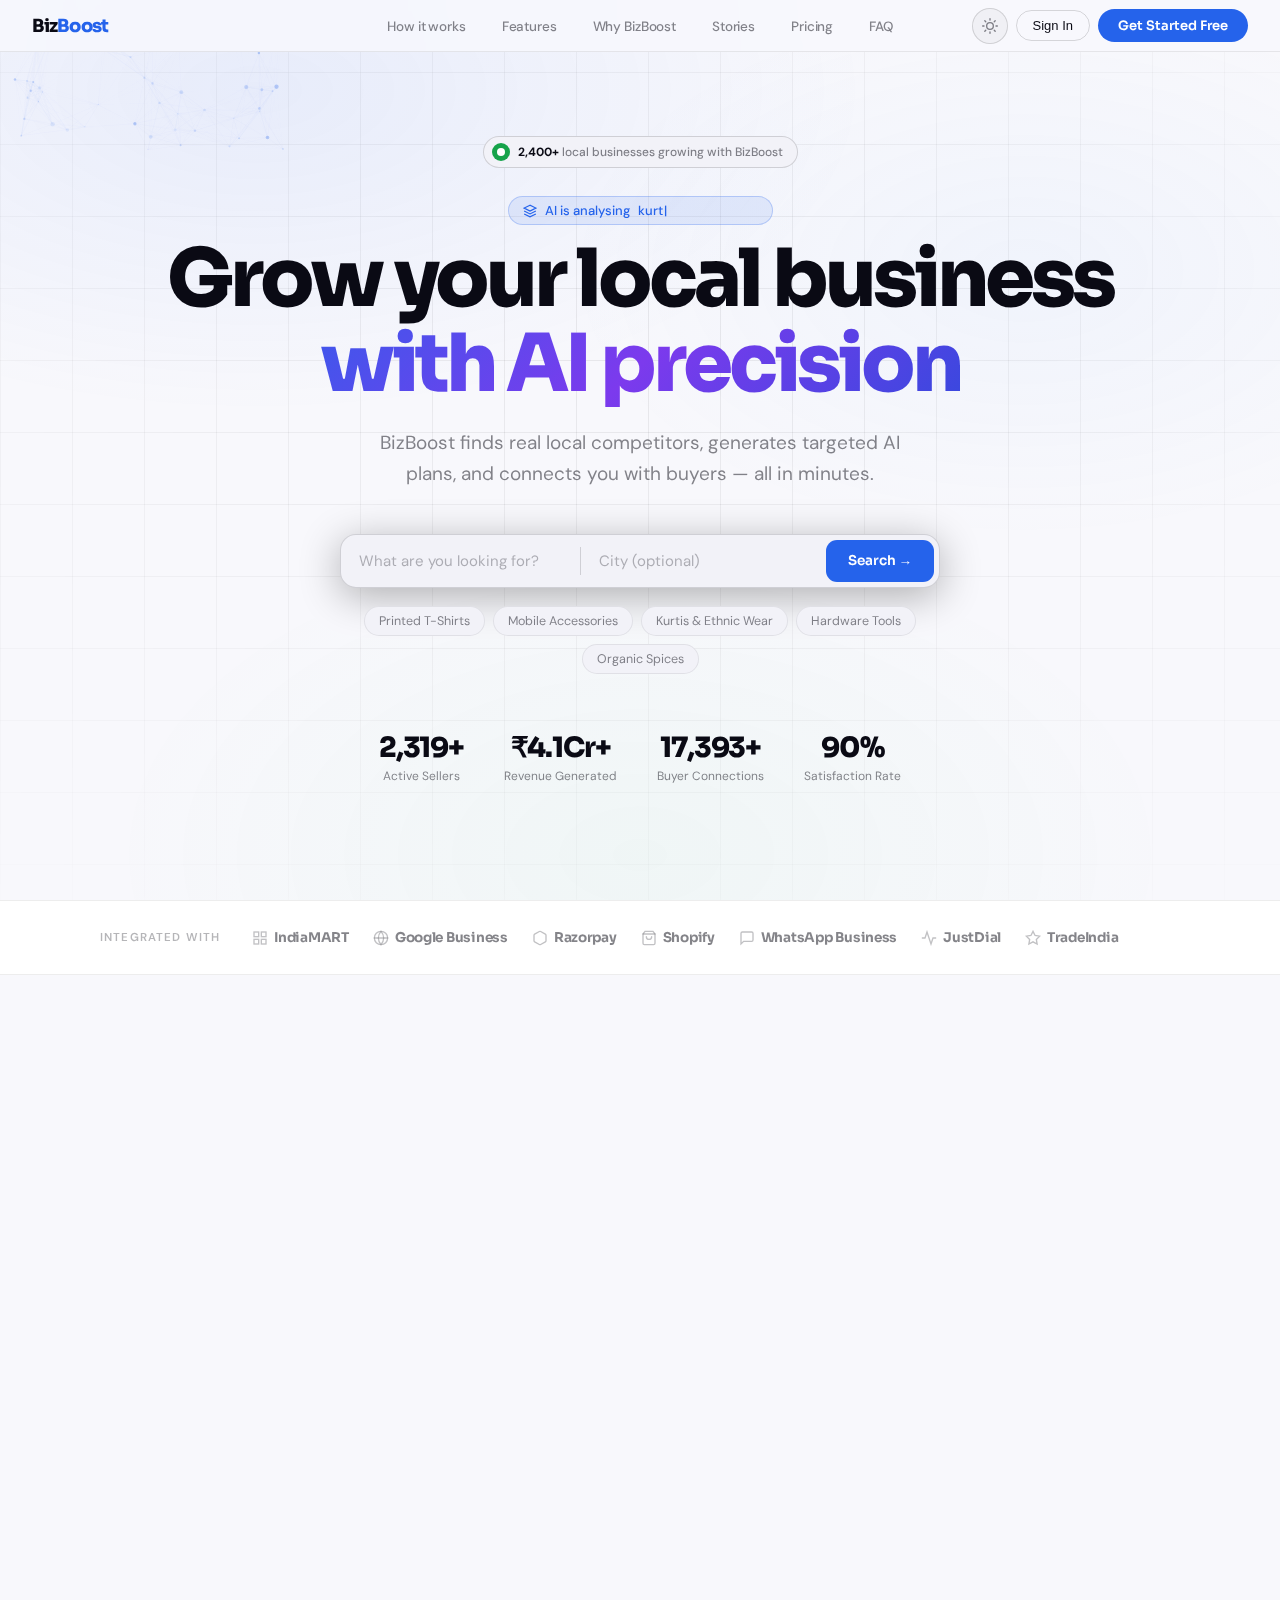
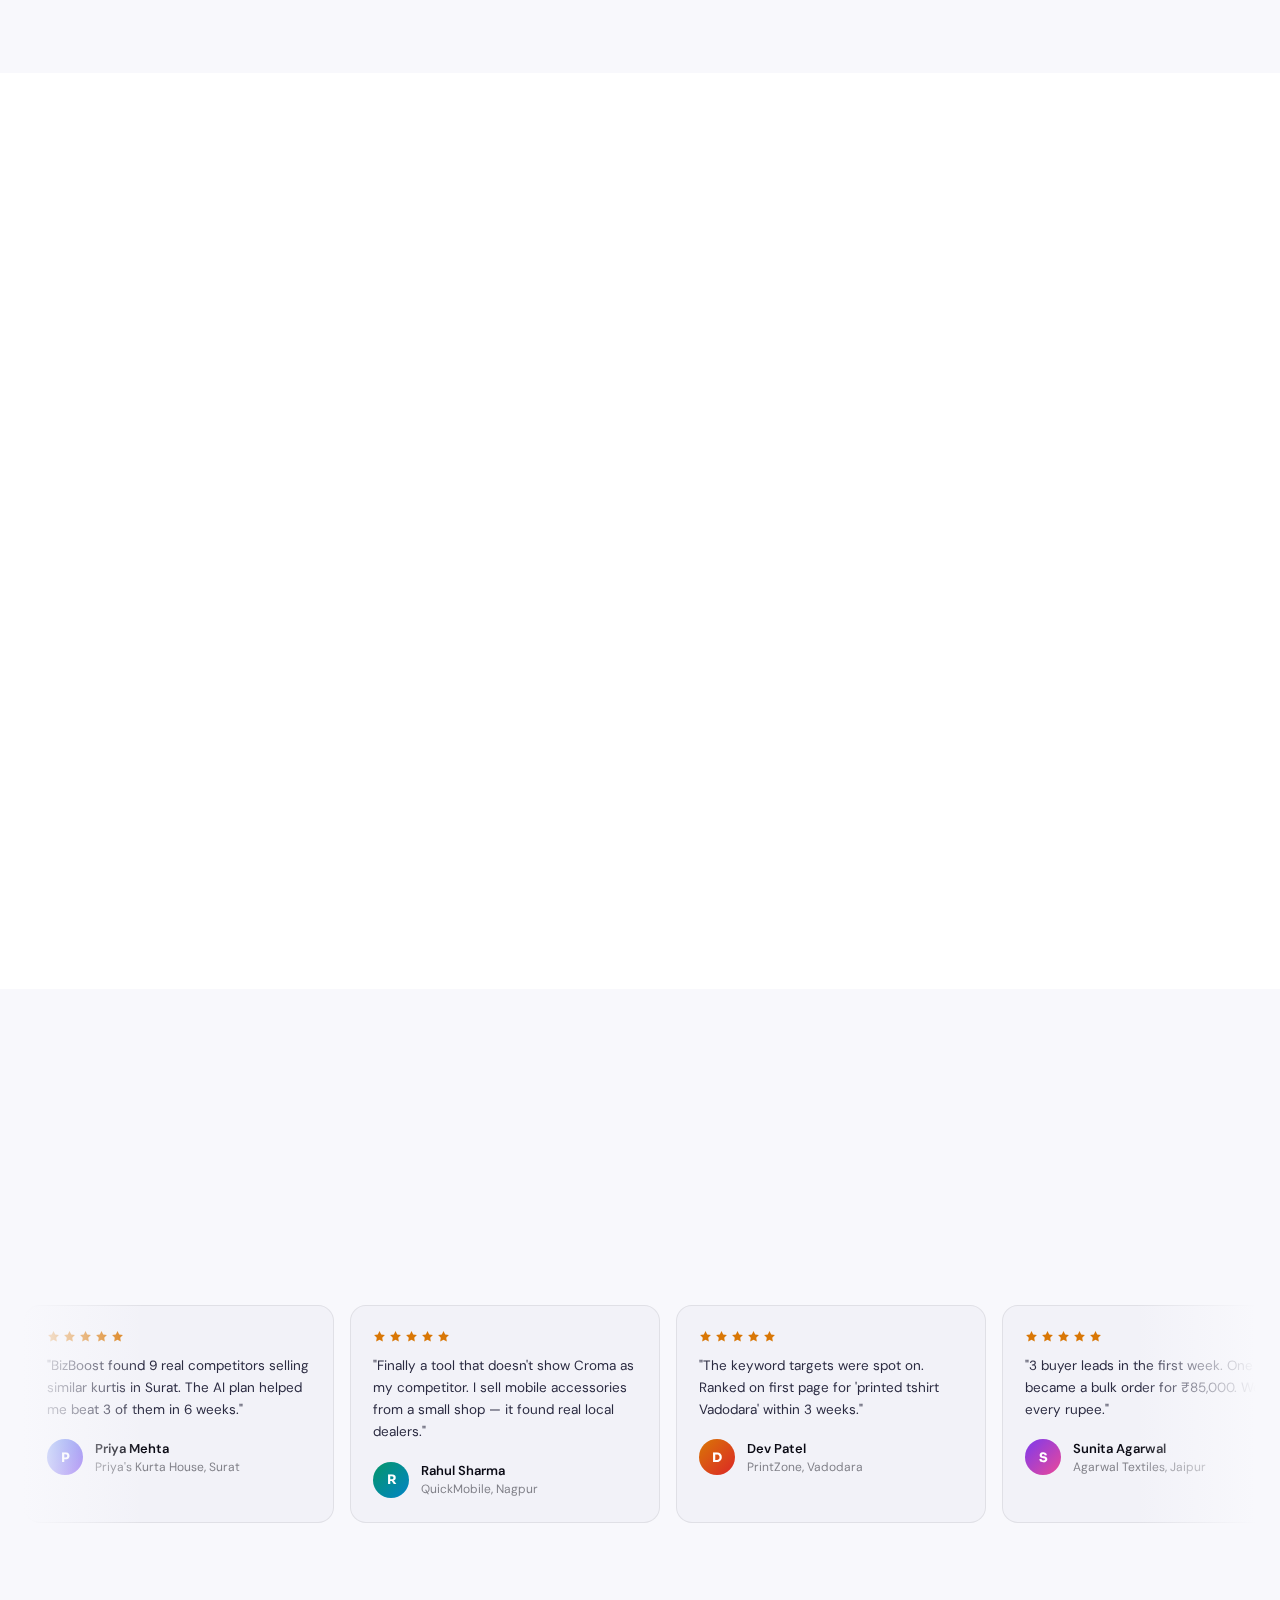
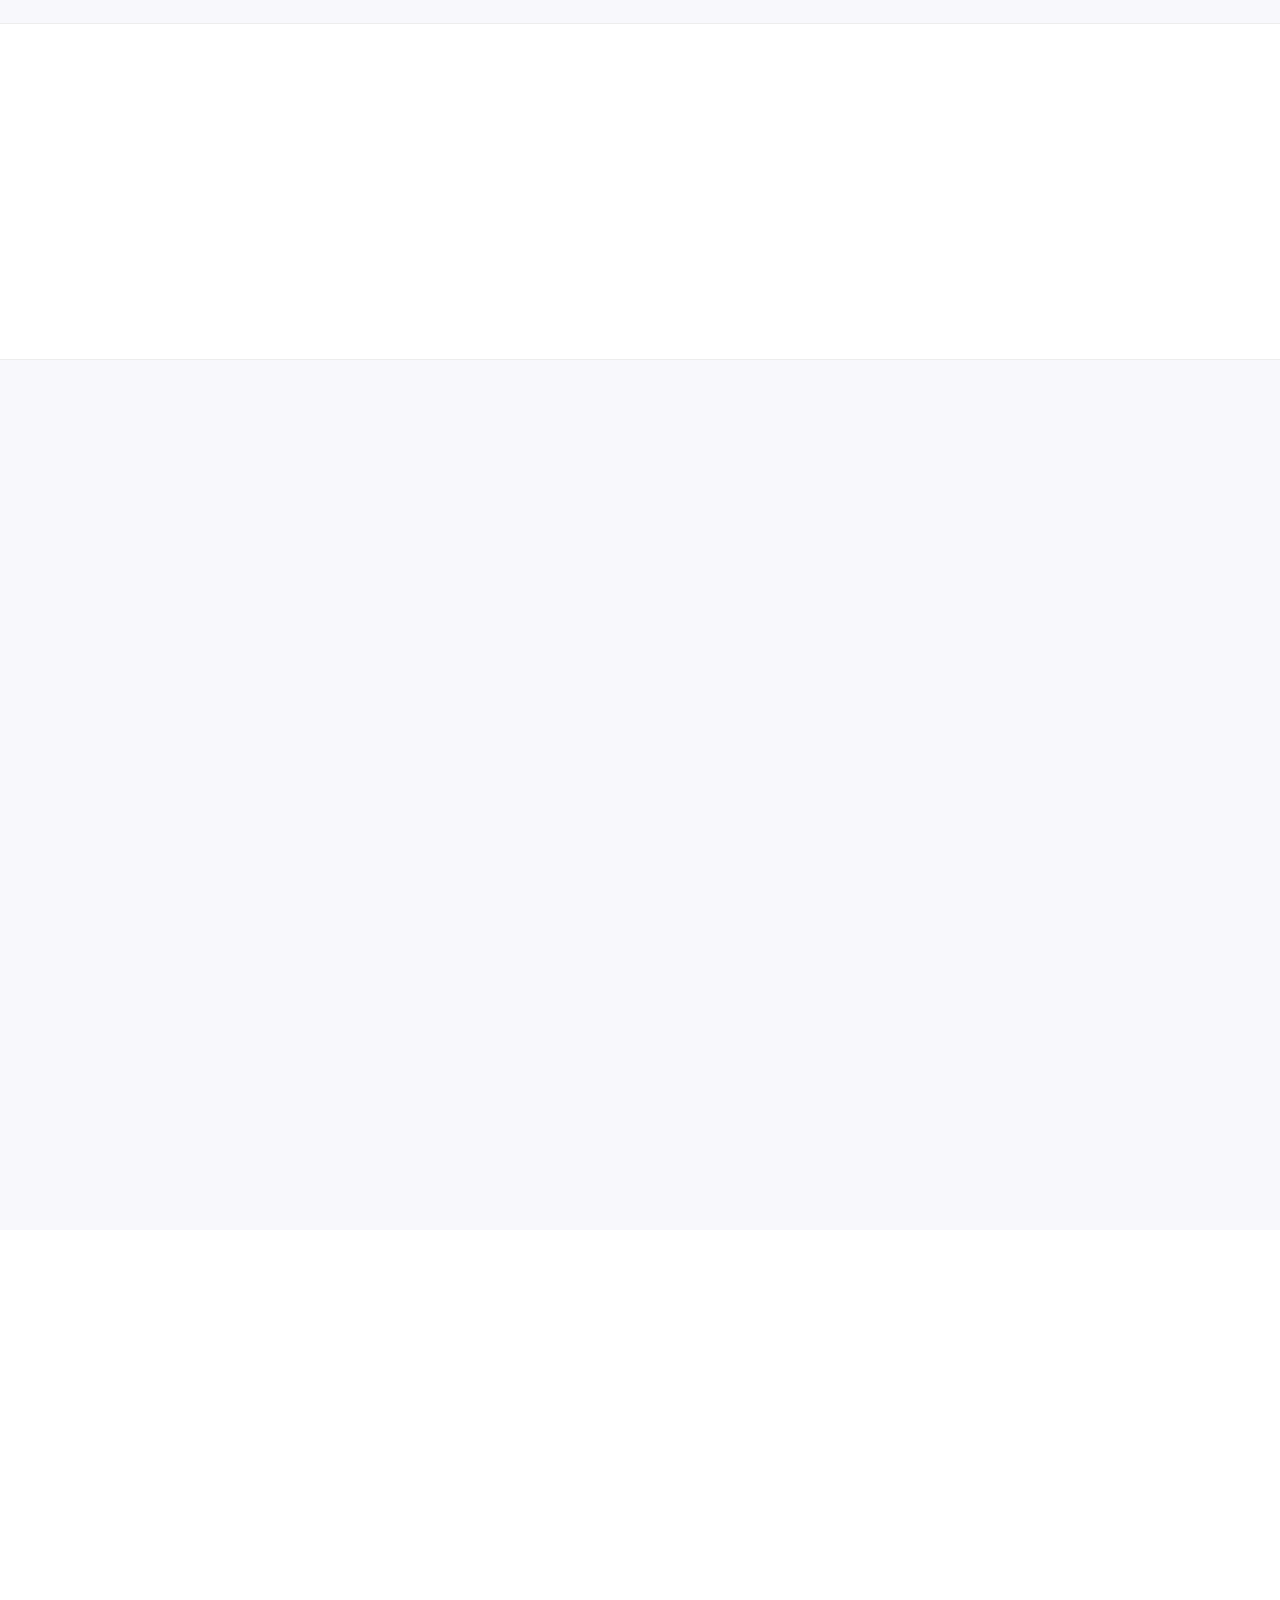
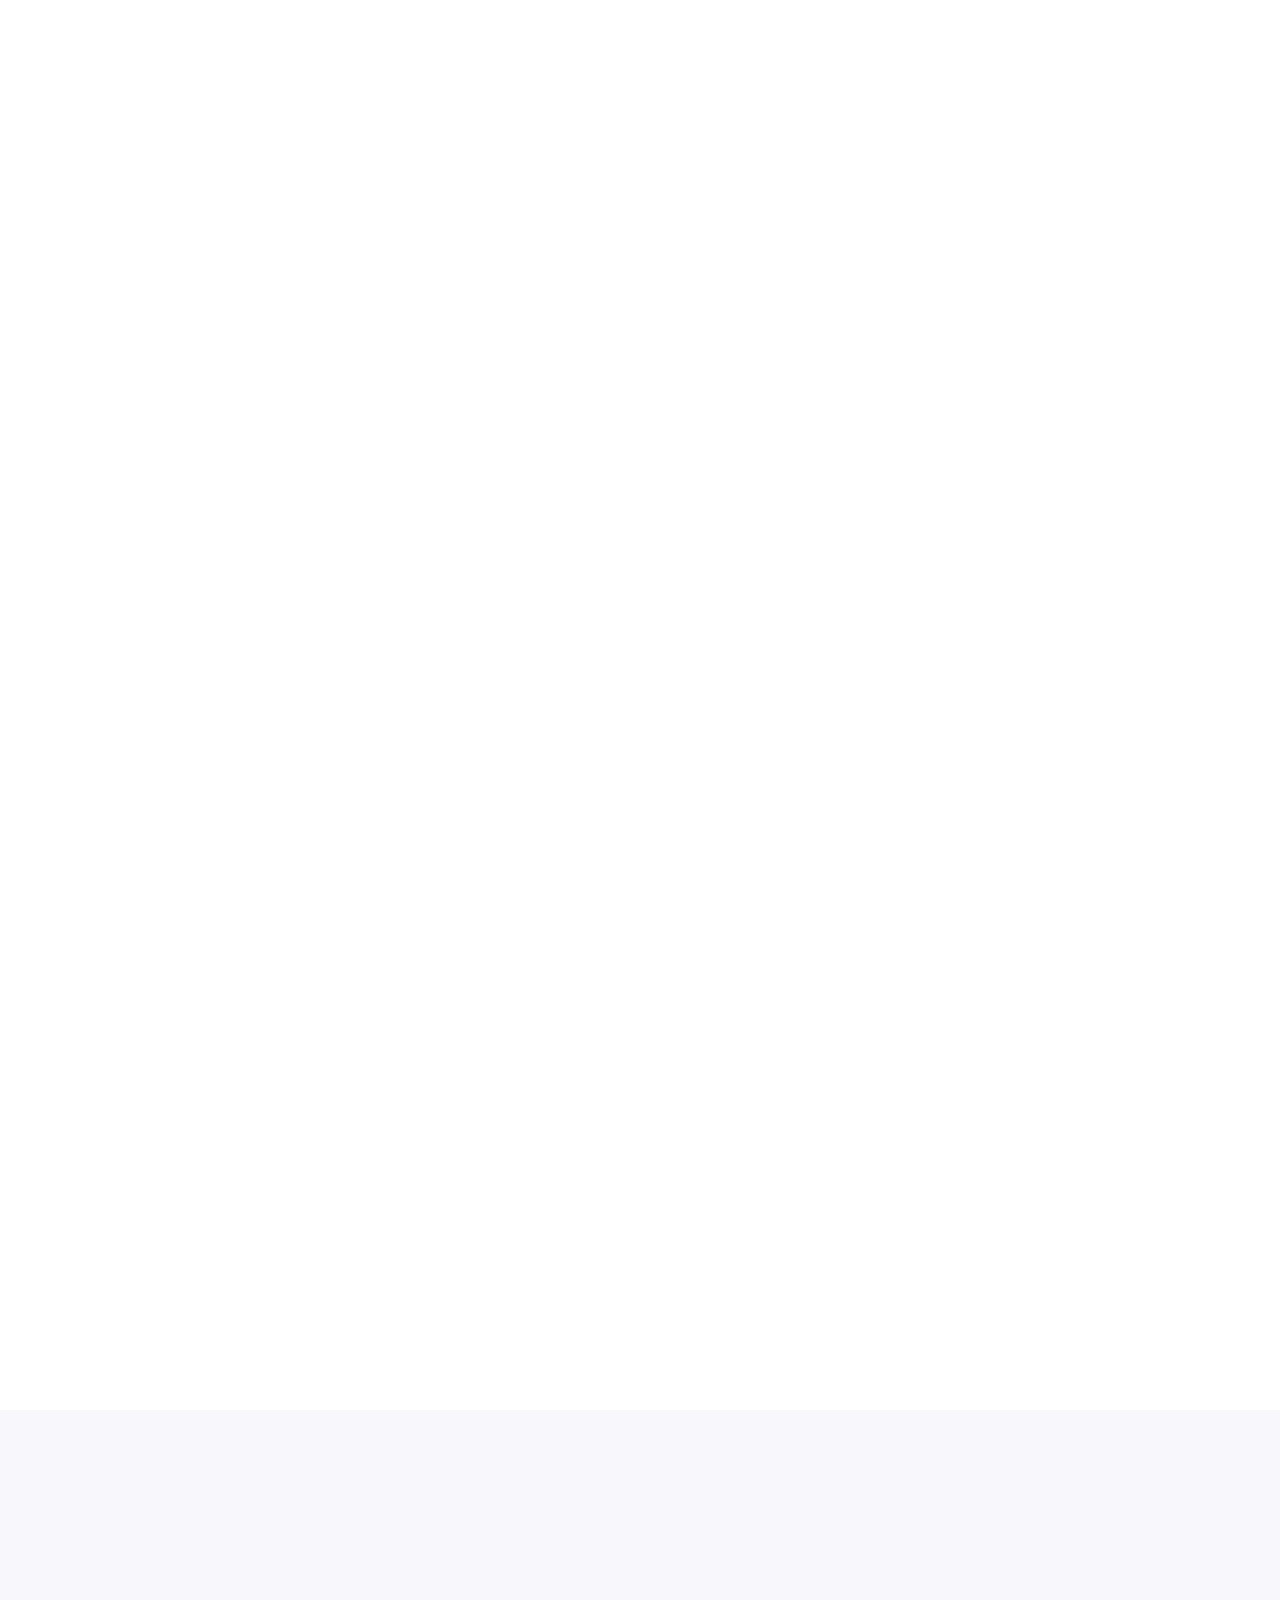
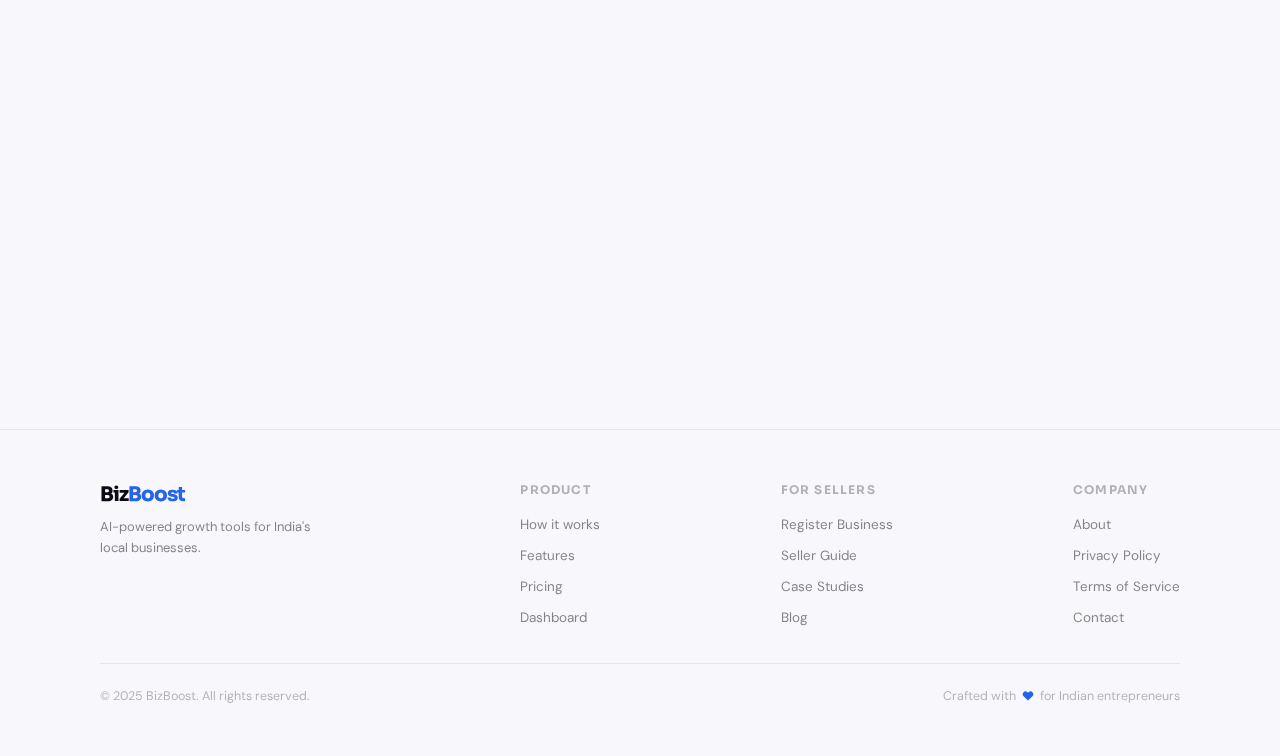
<file: index.html>
<!DOCTYPE html>
<html lang="en" data-theme="dark">
<head>
  <meta charset="UTF-8">
  <meta name="viewport" content="width=device-width, initial-scale=1.0">
  <title>BizBoost — Grow Your Local Business with AI</title>
  <link rel="preconnect" href="https://fonts.googleapis.com">
  <link rel="preconnect" href="https://fonts.gstatic.com" crossorigin>
  <link href="https://fonts.googleapis.com/css2?family=Sora:wght@300;400;500;600;700;800&family=DM+Sans:wght@300;400;500;600&display=swap" rel="stylesheet">
  <style>
    *, *::before, *::after { box-sizing: border-box; margin: 0; padding: 0; }

    /* ── THEMES ──────────────────────────────────────────────── */
    :root, [data-theme="dark"] {
      --bg: #060608;
      --surface: #0d0d10;
      --surface2: #14141a;
      --surface3: #1c1c24;
      --border: rgba(255,255,255,0.06);
      --border2: rgba(255,255,255,0.12);
      --text: #F0F0F5;
      --text2: #c8c8d4;
      --muted: rgba(240,240,245,0.5);
      --muted2: rgba(240,240,245,0.28);
      --accent: #2563EB;
      --accent-glow: rgba(37,99,235,0.35);
      --accent2: #60A5FA;
      --green: #22C55E;
      --orange: #F59E0B;
      --purple: #A78BFA;
      --red: #F87171;
      --nav-bg: rgba(6,6,8,0.75);
      --nav-border: rgba(255,255,255,0.07);
      --modal-bg: rgba(6,6,8,0.95);
      --card-bg: rgba(13,13,16,0.8);
      --input-bg: rgba(255,255,255,0.04);
      --input-border: rgba(255,255,255,0.1);
      --shadow: 0 24px 60px rgba(0,0,0,0.6);
      --r: 16px;
      --nav-h: 52px;
      color-scheme: dark;
    }

    [data-theme="light"] {
      --bg: #F8F8FC;
      --surface: #FFFFFF;
      --surface2: #F2F2F8;
      --surface3: #EAEAF2;
      --border: rgba(0,0,0,0.07);
      --border2: rgba(0,0,0,0.14);
      --text: #0A0A14;
      --text2: #2a2a40;
      --muted: rgba(10,10,20,0.5);
      --muted2: rgba(10,10,20,0.3);
      --accent: #2563EB;
      --accent-glow: rgba(37,99,235,0.2);
      --accent2: #1D4ED8;
      --green: #16A34A;
      --orange: #D97706;
      --purple: #7C3AED;
      --red: #DC2626;
      --nav-bg: rgba(248,248,252,0.82);
      --nav-border: rgba(0,0,0,0.08);
      --modal-bg: rgba(248,248,252,0.98);
      --card-bg: rgba(255,255,255,0.9);
      --input-bg: rgba(0,0,0,0.03);
      --input-border: rgba(0,0,0,0.12);
      --shadow: 0 24px 60px rgba(0,0,0,0.12);
      --r: 16px;
      --nav-h: 52px;
      color-scheme: light;
    }

    html { scroll-behavior: smooth; }

    /* ── SCROLL PROGRESS ────────────────────────────────────── */
    #scroll-progress {
      position: fixed; top: 0; left: 0; height: 3px; z-index: 9997;
      background: linear-gradient(90deg, var(--accent), var(--purple), var(--accent2));
      width: 0%; transition: width 0.1s linear;
      border-radius: 0 3px 3px 0;
    }

    /* ── RIPPLE EFFECT ──────────────────────────────────────── */
    .ripple-container { position: relative; overflow: hidden; }
    .ripple {
      position: absolute; border-radius: 50%;
      background: rgba(255,255,255,0.25); transform: scale(0);
      animation: ripple-anim 0.5s linear; pointer-events: none;
    }
    @keyframes ripple-anim { to { transform: scale(4); opacity: 0; } }

    /* ── MOBILE FLOATING CTA ────────────────────────────────── */
    .mobile-fab {
      display: none; position: fixed; bottom: 20px; left: 50%;
      transform: translateX(-50%); z-index: 190;
      background: var(--accent); color: #fff;
      font-family: 'Sora', sans-serif; font-size: 14px; font-weight: 700;
      padding: 14px 32px; border-radius: 50px; border: none;
      box-shadow: 0 8px 32px rgba(37,99,235,0.5);
      white-space: nowrap; cursor: pointer;
      transition: transform 0.2s, box-shadow 0.2s;
    }
    .mobile-fab:active { transform: translateX(-50%) scale(0.96); }
    @media (max-width: 640px) { .mobile-fab { display: block; } }

    body {
      font-family: 'DM Sans', -apple-system, BlinkMacSystemFont, sans-serif;
      background: var(--bg);
      color: var(--text);
      -webkit-font-smoothing: antialiased;
      overflow-x: hidden;
      cursor: none;
      transition: background 0.4s, color 0.4s;
    }
    @media (max-width: 640px) {
      body { padding-bottom: 80px; cursor: auto; }
      * { cursor: auto !important; }
      #cursor, #cursor-ring { display: none; }
    }

    /* ── CUSTOM CURSOR ─────────────────────────────────────── */
    #cursor {
      position: fixed; width: 9px; height: 9px;
      background: var(--accent); border-radius: 50%;
      pointer-events: none; z-index: 9999;
      transform: translate(-50%, -50%);
      transition: transform 0.08s, opacity 0.15s, width 0.2s, height 0.2s;
    }
    #cursor-ring {
      position: fixed; width: 34px; height: 34px;
      border: 1.5px solid rgba(37,99,235,0.5); border-radius: 50%;
      pointer-events: none; z-index: 9998;
      transform: translate(-50%, -50%);
      transition: width 0.25s cubic-bezier(0.25,0.46,0.45,0.94),
                  height 0.25s cubic-bezier(0.25,0.46,0.45,0.94),
                  border-color 0.25s;
    }
    #cursor-ring.hover { width: 52px; height: 52px; border-color: rgba(37,99,235,0.8); }
    body a, body button { cursor: none; }

    /* ── NAV ───────────────────────────────────────────────── */
    .nav {
      position: fixed; top: 0; left: 0; right: 0; z-index: 200;
      height: var(--nav-h);
      display: flex; align-items: center; justify-content: space-between;
      padding: 0 32px;
      background: var(--nav-bg);
      backdrop-filter: saturate(180%) blur(20px);
      -webkit-backdrop-filter: saturate(180%) blur(20px);
      border-bottom: 1px solid var(--nav-border);
      transition: background 0.35s, border-color 0.35s;
    }
    .nav-logo {
      font-family: 'Sora', sans-serif;
      font-size: 18px; font-weight: 800; color: var(--text);
      text-decoration: none; letter-spacing: -0.05em;
    }
    .nav-logo span { color: var(--accent); }
    .nav-links {
      display: flex; gap: 36px; list-style: none;
      position: absolute; left: 50%; transform: translateX(-50%);
    }
    .nav-links a {
      font-size: 13.5px; font-weight: 500; color: var(--muted); text-decoration: none;
      transition: color 0.15s; letter-spacing: -0.01em;
    }
    .nav-links a:hover { color: var(--text); }
    .nav-right { display: flex; gap: 8px; align-items: center; }

    /* Theme Toggle */
    .theme-toggle {
      width: 36px; height: 36px; border-radius: 50%;
      border: 1px solid var(--border2);
      background: var(--input-bg);
      display: flex; align-items: center; justify-content: center;
      cursor: none; transition: all 0.2s; position: relative; overflow: hidden;
      color: var(--muted);
      flex-shrink: 0;
    }
    .theme-toggle:hover { border-color: var(--accent); color: var(--accent); background: var(--accent-glow); }
    .theme-toggle svg { width: 16px; height: 16px; transition: transform 0.4s, opacity 0.2s; }
    .theme-toggle .icon-sun { position: absolute; }
    .theme-toggle .icon-moon { position: absolute; }
    [data-theme="dark"] .theme-toggle .icon-sun { opacity: 0; transform: rotate(90deg) scale(0.5); }
    [data-theme="dark"] .theme-toggle .icon-moon { opacity: 1; transform: rotate(0deg) scale(1); }
    [data-theme="light"] .theme-toggle .icon-sun { opacity: 1; transform: rotate(0deg) scale(1); }
    [data-theme="light"] .theme-toggle .icon-moon { opacity: 0; transform: rotate(-90deg) scale(0.5); }

    .btn-ghost {
      font-size: 13px; font-weight: 500; padding: 7px 16px;
      border-radius: 980px; border: 1px solid var(--border2);
      color: var(--text); text-decoration: none;
      background: transparent; transition: all 0.2s; cursor: none;
    }
    .btn-ghost:hover { background: var(--surface2); }
    .btn-accent {
      font-family: 'Sora', sans-serif;
      font-size: 13px; font-weight: 600; padding: 8px 20px;
      border-radius: 980px; border: none;
      background: var(--accent); color: #fff; text-decoration: none;
      transition: all 0.25s cubic-bezier(0.25,0.46,0.45,0.94);
      cursor: none; position: relative; overflow: hidden;
    }
    .btn-accent:hover { transform: scale(1.04); box-shadow: 0 6px 28px var(--accent-glow); }

    /* Hamburger — only shows on mobile */
    .nav-burger {
      display: none; flex-direction: column; gap: 5px;
      cursor: none; background: none; border: none; padding: 8px;
      width: 40px; height: 40px; align-items: center; justify-content: center;
    }
    .nav-burger span { width: 22px; height: 2px; background: var(--text); display: block; transition: all 0.35s cubic-bezier(0.23,1,0.32,1); border-radius: 2px; }
    .nav-burger.open span:nth-child(1) { transform: rotate(45deg) translate(5px,5px); }
    .nav-burger.open span:nth-child(2) { opacity: 0; transform: scaleX(0); }
    .nav-burger.open span:nth-child(3) { transform: rotate(-45deg) translate(5px,-5px); }

    /* ── MOBILE FULL-SCREEN MENU ───────────────────────────── */
    .nav-mobile-menu {
      display: none;
      position: fixed; inset: 0; z-index: 199;
      background: var(--bg);
      flex-direction: column;
      padding: 0 28px 40px;
      opacity: 0; pointer-events: none;
      transition: opacity 0.3s cubic-bezier(0.25,0.46,0.45,0.94);
      overflow-y: auto;
    }
    .nav-mobile-menu.open { opacity: 1; pointer-events: all; }

    /* Menu top bar */
    .mob-menu-top {
      display: flex; align-items: center; justify-content: space-between;
      height: 64px; flex-shrink: 0;
    }
    .mob-menu-close {
      width: 42px; height: 42px; border-radius: 50%;
      border: 1px solid var(--border2); background: var(--surface2);
      color: var(--text); display: flex; align-items: center; justify-content: center;
      cursor: pointer;
    }

    /* Big nav links */
    .mob-nav-links {
      display: flex; flex-direction: column;
      gap: 2px; flex: 1;
      margin-top: 20px;
    }
    .mob-nav-links a {
      display: flex; align-items: center; gap: 16px;
      font-family: 'Sora', sans-serif;
      font-size: 28px; font-weight: 800; letter-spacing: -0.04em;
      color: var(--text); text-decoration: none;
      padding: 14px 0;
      border-bottom: 1px solid var(--border);
      transition: color 0.2s, padding-left 0.25s;
      position: relative; overflow: hidden;
    }
    .mob-nav-links a:last-child { border-bottom: none; }
    .mob-nav-links a:active { color: var(--accent); padding-left: 6px; }
    .mob-link-num {
      font-size: 11px; font-weight: 700; letter-spacing: 0.1em;
      color: var(--muted2); font-family: 'DM Sans', sans-serif;
      min-width: 24px;
    }

    /* Auth buttons in menu */
    .mob-menu-actions {
      display: flex; flex-direction: column; gap: 12px;
      margin-top: 32px;
    }
    .mob-start-btn {
      display: flex; align-items: center; justify-content: center; gap: 10px;
      width: 100%; padding: 18px 24px;
      background: var(--accent); color: #fff; border: none; border-radius: 16px;
      font-family: 'Sora', sans-serif; font-size: 17px; font-weight: 700;
      cursor: pointer; transition: background 0.2s, transform 0.15s;
      letter-spacing: -0.02em;
    }
    .mob-start-btn:active { transform: scale(0.97); }
    .mob-signin-btn {
      width: 100%; padding: 16px 24px;
      background: transparent; color: var(--text); border: 1.5px solid var(--border2);
      border-radius: 16px; font-family: 'Sora', sans-serif;
      font-size: 16px; font-weight: 600; cursor: pointer;
      transition: background 0.2s, border-color 0.2s;
    }
    .mob-signin-btn:active { background: var(--surface2); }

    /* Menu footer */
    .mob-menu-footer {
      margin-top: 28px;
      display: flex; align-items: center; justify-content: space-between;
      flex-wrap: wrap; gap: 12px;
    }
    .mob-theme-btn {
      display: flex; align-items: center; gap: 10px;
      background: var(--surface2); border: 1px solid var(--border2);
      border-radius: 50px; padding: 10px 18px; color: var(--text);
      font-size: 14px; font-weight: 500; cursor: pointer;
      font-family: 'DM Sans', sans-serif;
    }
    .mob-theme-btn .icon-sun { display: none; }
    .mob-theme-btn .icon-moon { display: block; }
    [data-theme="light"] .mob-theme-btn .icon-sun { display: block; }
    [data-theme="light"] .mob-theme-btn .icon-moon { display: none; }
    .mob-menu-tagline { font-size: 12px; color: var(--muted2); }

    /* ── HERO ──────────────────────────────────────────────── */
    .hero {
      min-height: 100vh;
      display: flex; flex-direction: column; align-items: center;
      justify-content: center; text-align: center;
      padding: 120px 24px 100px;
      position: relative; overflow: hidden;
    }

    .hero-bg {
      position: absolute; inset: 0; z-index: 0;
      background: radial-gradient(ellipse 80% 60% at 20% 10%, rgba(37,99,235,0.14) 0%, transparent 60%),
                  radial-gradient(ellipse 60% 50% at 80% 30%, rgba(96,165,250,0.08) 0%, transparent 60%),
                  radial-gradient(ellipse 70% 60% at 50% 95%, rgba(34,197,94,0.05) 0%, transparent 60%);
      animation: meshshift 14s ease-in-out infinite alternate;
    }
    [data-theme="light"] .hero-bg {
      background: radial-gradient(ellipse 80% 60% at 20% 10%, rgba(37,99,235,0.08) 0%, transparent 60%),
                  radial-gradient(ellipse 60% 50% at 80% 30%, rgba(96,165,250,0.05) 0%, transparent 60%),
                  radial-gradient(ellipse 70% 60% at 50% 95%, rgba(34,197,94,0.04) 0%, transparent 60%);
    }
    @keyframes meshshift {
      0%   { filter: hue-rotate(0deg); }
      100% { filter: hue-rotate(12deg); opacity: 0.85; }
    }

    .hero-grid {
      position: absolute; inset: 0; z-index: 0;
      background-image:
        linear-gradient(var(--border) 1px, transparent 1px),
        linear-gradient(90deg, var(--border) 1px, transparent 1px);
      background-size: 72px 72px;
      mask-image: radial-gradient(ellipse 90% 80% at 50% 40%, black, transparent);
      -webkit-mask-image: radial-gradient(ellipse 90% 80% at 50% 40%, black, transparent);
    }

    .hero-badge {
      display: inline-flex; align-items: center; gap: 8px;
      padding: 6px 14px 6px 8px;
      background: var(--surface2); border: 1px solid var(--border2);
      border-radius: 980px; font-size: 12px; font-weight: 500;
      color: var(--muted); margin-bottom: 28px;
      position: relative; z-index: 1;
      animation: fadeup 0.7s both;
    }
    .hero-badge-dot {
      width: 18px; height: 18px; background: var(--green);
      border-radius: 50%; display: flex; align-items: center; justify-content: center;
      flex-shrink: 0;
    }
    .hero-badge-dot::after {
      content: ''; width: 8px; height: 8px; background: #fff; border-radius: 50%;
    }
    .hero-badge strong { color: var(--text); }

    .hero-h1 {
      font-family: 'Sora', sans-serif;
      font-size: clamp(42px, 7vw, 80px);
      font-weight: 800; letter-spacing: -0.05em; line-height: 1.06;
      position: relative; z-index: 1;
      animation: fadeup 0.7s 0.1s both;
    }
    .hero-h1 .line2 {
      display: block;
      background: linear-gradient(135deg, var(--accent) 0%, var(--purple) 50%, var(--accent2) 100%);
      -webkit-background-clip: text; -webkit-text-fill-color: transparent;
      background-clip: text;
    }
    .hero-sub {
      margin-top: 20px; font-size: clamp(16px, 2vw, 19px);
      color: var(--muted); max-width: 540px; line-height: 1.65;
      position: relative; z-index: 1;
      animation: fadeup 0.7s 0.2s both;
    }

    /* Buyer search bar */
    .buyer-bar {
      display: flex; gap: 0; margin-top: 44px;
      background: var(--surface2); border: 1px solid var(--border2);
      border-radius: 16px; overflow: hidden;
      max-width: 600px; width: 100%;
      position: relative; z-index: 1;
      box-shadow: 0 8px 40px rgba(0,0,0,0.3);
      animation: fadeup 0.7s 0.3s both;
      transition: border-color 0.2s, box-shadow 0.2s;
    }
    .buyer-bar:focus-within {
      border-color: var(--accent);
      box-shadow: 0 0 0 4px var(--accent-glow), 0 8px 40px rgba(0,0,0,0.3);
    }
    .buyer-bar input {
      flex: 1; padding: 16px 18px; background: transparent; border: none; outline: none;
      font-family: inherit; font-size: 15px; color: var(--text);
      min-width: 0;
    }
    .buyer-bar input::placeholder { color: var(--muted2); }
    .buyer-divider { width: 1px; background: var(--border2); margin: 12px 0; flex-shrink: 0; }
    .buyer-bar-btn {
      padding: 12px 22px; background: var(--accent); color: #fff; border: none;
      font-family: 'Sora', sans-serif; font-size: 13.5px; font-weight: 600;
      cursor: none; transition: background 0.2s; margin: 5px; border-radius: 11px;
      white-space: nowrap;
    }
    .buyer-bar-btn:hover { background: #1D4ED8; }

    .hero-chips {
      display: flex; flex-wrap: wrap; gap: 8px; justify-content: center;
      margin-top: 18px; position: relative; z-index: 1;
      animation: fadeup 0.7s 0.4s both;
      max-width: 600px; width: 100%;
    }
    .hero-chip {
      padding: 6px 14px; background: var(--surface2); border: 1px solid var(--border);
      border-radius: 980px; font-size: 12.5px; color: var(--muted);
      cursor: none; transition: all 0.2s;
    }
    .hero-chip:hover { border-color: var(--accent); color: var(--accent); }

    .hero-stats {
      display: flex; gap: 40px; margin-top: 56px; position: relative; z-index: 1;
      animation: fadeup 0.7s 0.5s both;
    }
    .hero-stat { text-align: center; }
    .hero-stat-num {
      font-family: 'Sora', sans-serif;
      font-size: 28px; font-weight: 800; letter-spacing: -0.04em; color: var(--text);
    }
    .hero-stat-label { font-size: 12px; color: var(--muted); margin-top: 3px; }

    /* Typing */
    .typing-wrapper {
      position: relative; z-index: 1; margin-bottom: 12px;
      animation: fadeup 0.7s 0.05s both;
    }
    .typing-tag {
      display: inline-flex; align-items: center; gap: 8px;
      font-size: 13px; font-weight: 500; color: var(--accent);
      background: rgba(37,99,235,0.1); border: 1px solid rgba(37,99,235,0.25);
      padding: 5px 14px; border-radius: 980px;
    }
    .typing-tag #typingText {
      min-width: 120px; text-align: left;
    }
    .typing-tag #typingText::after {
      content: '|'; animation: blink 1s step-end infinite; margin-left: 1px;
    }
    @keyframes blink { 50% { opacity: 0; } }

    /* ── SECTIONS ──────────────────────────────────────────── */
    section { padding: 100px 24px; }
    .section-label {
      display: inline-block; font-size: 11.5px; font-weight: 600;
      letter-spacing: 0.12em; text-transform: uppercase;
      color: var(--accent); margin-bottom: 16px;
    }
    .section-h2 {
      font-family: 'Sora', sans-serif;
      font-size: clamp(30px, 4.5vw, 52px); font-weight: 800;
      letter-spacing: -0.05em; line-height: 1.1; color: var(--text);
    }
    .section-sub {
      font-size: 17px; color: var(--muted); line-height: 1.65;
      max-width: 500px; margin-top: 14px;
    }
    .container { max-width: 1080px; margin: 0 auto; }
    .text-center { text-align: center; }
    .text-center .section-sub { margin: 14px auto 0; }

    /* ── HOW IT WORKS ──────────────────────────────────────── */
    #how { background: var(--bg); }
    .steps-grid {
      display: grid; grid-template-columns: repeat(3, 1fr); gap: 20px;
      margin-top: 56px;
    }
    .step-card {
      background: var(--surface);
      border: 1px solid var(--border);
      border-radius: var(--r); padding: 32px 28px;
      transition: border-color 0.25s, transform 0.25s, box-shadow 0.25s;
      position: relative; overflow: hidden;
    }
    .step-card::before {
      content: ''; position: absolute; inset: 0;
      background: radial-gradient(ellipse 80% 60% at 50% -20%, var(--accent-glow), transparent);
      opacity: 0; transition: opacity 0.35s;
    }
    .step-card:hover { border-color: var(--accent); transform: translateY(-4px); box-shadow: 0 20px 48px rgba(0,0,0,0.25); }
    .step-card:hover::before { opacity: 1; }
    .step-card:hover .step-icon { transform: scale(1.1); }
    .step-icon { transition: transform 0.3s; }
    .step-num {
      font-family: 'Sora', sans-serif;
      font-size: 11px; font-weight: 700; letter-spacing: 0.1em;
      color: var(--accent); background: rgba(37,99,235,0.1);
      border: 1px solid rgba(37,99,235,0.2); border-radius: 6px;
      padding: 3px 9px; display: inline-block; margin-bottom: 20px;
    }
    .step-icon {
      width: 48px; height: 48px; background: var(--surface2);
      border: 1px solid var(--border2); border-radius: 12px;
      display: flex; align-items: center; justify-content: center;
      margin-bottom: 20px; color: var(--accent);
    }
    .step-icon svg { width: 22px; height: 22px; }
    .step-h { font-family: 'Sora', sans-serif; font-size: 18px; font-weight: 700; letter-spacing: -0.03em; color: var(--text); margin-bottom: 10px; }
    .step-p { font-size: 14px; color: var(--muted); line-height: 1.65; }

    /* ── FEATURES ──────────────────────────────────────────── */
    #features { background: var(--surface); }
    .features-grid {
      display: grid; grid-template-columns: repeat(3, 1fr); gap: 16px;
      margin-top: 56px;
    }
    .feat-card {
      background: var(--surface2); border: 1px solid var(--border);
      border-radius: var(--r); padding: 28px 26px;
      transition: border-color 0.3s, transform 0.3s, box-shadow 0.3s;
      position: relative; overflow: hidden;
    }
    .feat-card::after {
      content: ''; position: absolute; inset: 0;
      background: radial-gradient(ellipse 80% 60% at 50% -20%, var(--accent-glow), transparent);
      opacity: 0; transition: opacity 0.4s;
    }
    .feat-card:hover { border-color: var(--accent); transform: translateY(-5px); box-shadow: 0 20px 48px rgba(0,0,0,0.25); }
    .feat-card:hover::after { opacity: 1; }
    .feat-icon {
      width: 48px; height: 48px; display: flex; align-items: center; justify-content: center;
      border-radius: 12px; margin-bottom: 18px; position: relative; z-index: 1;
      transition: transform 0.3s;
    }
    .feat-card:hover .feat-icon { transform: scale(1.1) rotate(-4deg); }
    .feat-icon svg { width: 24px; height: 24px; }
    .fi-blue  { background: rgba(37,99,235,0.12);  color: var(--accent); border: 1px solid rgba(37,99,235,0.25); }
    .fi-green { background: rgba(34,197,94,0.12);  color: var(--green);  border: 1px solid rgba(34,197,94,0.25); }
    .fi-purple{ background: rgba(167,139,250,0.12);color: var(--purple); border: 1px solid rgba(167,139,250,0.25); }
    .fi-orange{ background: rgba(245,158,11,0.12); color: var(--orange); border: 1px solid rgba(245,158,11,0.25); }
    .fi-red   { background: rgba(248,113,113,0.12);color: var(--red);    border: 1px solid rgba(248,113,113,0.25); }
    .fi-cyan  { background: rgba(6,182,212,0.12);  color: #06B6D4;       border: 1px solid rgba(6,182,212,0.25); }
    .feat-h { font-family: 'Sora', sans-serif; font-size: 16px; font-weight: 700; letter-spacing: -0.03em; color: var(--text); margin-bottom: 8px; position: relative; z-index: 1; }
    .feat-p { font-size: 13.5px; color: var(--muted); line-height: 1.65; position: relative; z-index: 1; }
    .feat-tags { display: flex; flex-wrap: wrap; gap: 6px; margin-top: 14px; position: relative; z-index: 1; }
    .feat-tag {
      font-size: 11.5px; font-weight: 500; padding: 4px 10px;
      background: rgba(37,99,235,0.1); color: var(--accent);
      border-radius: 6px;
    }

    /* ── TESTIMONIALS ──────────────────────────────────────── */
    #proof { background: var(--bg); overflow: hidden; }
    .proof-track-wrap { overflow: hidden; position: relative; margin-top: 52px; }
    .proof-track-wrap::before, .proof-track-wrap::after {
      content: ''; position: absolute; top: 0; bottom: 0; width: 120px; z-index: 2;
      pointer-events: none;
    }
    .proof-track-wrap::before { left: 0; background: linear-gradient(90deg, var(--bg), transparent); }
    .proof-track-wrap::after { right: 0; background: linear-gradient(-90deg, var(--bg), transparent); }
    .proof-track {
      display: flex; gap: 16px;
      animation: scrolltrack 52s linear infinite;
      width: max-content;
    }
    .proof-track:hover { animation-play-state: paused; }
    @keyframes scrolltrack { to { transform: translateX(-50%); } }
    .tcard {
      width: 310px; flex-shrink: 0;
      background: var(--surface2); border: 1px solid var(--border);
      border-radius: var(--r); padding: 24px 22px;
      transition: border-color 0.2s;
    }
    .tcard:hover { border-color: var(--border2); }
    .tcard-stars { display: flex; gap: 3px; margin-bottom: 12px; }
    .tcard-body { font-size: 13.5px; color: var(--text2); line-height: 1.65; margin-bottom: 18px; }
    .tcard-author { display: flex; align-items: center; gap: 12px; }
    .tcard-avatar {
      width: 36px; height: 36px; border-radius: 50%;
      display: flex; align-items: center; justify-content: center;
      font-family: 'Sora', sans-serif;
      font-size: 13px; font-weight: 700; color: #fff; flex-shrink: 0;
    }
    .av1 { background: linear-gradient(135deg, #2563EB, #7C3AED); }
    .av2 { background: linear-gradient(135deg, #059669, #0284C7); }
    .av3 { background: linear-gradient(135deg, #D97706, #DC2626); }
    .av4 { background: linear-gradient(135deg, #7C3AED, #EC4899); }
    .av5 { background: linear-gradient(135deg, #0284C7, #2563EB); }
    .av6 { background: linear-gradient(135deg, #EC4899, #F97316); }
    .tcard-name { font-size: 13px; font-weight: 600; color: var(--text); }
    .tcard-biz { font-size: 12px; color: var(--muted); margin-top: 2px; }

    /* ── PRICING ───────────────────────────────────────────── */
    #pricing { background: var(--surface); }
    .pricing-grid {
      display: grid; grid-template-columns: repeat(3, 1fr); gap: 20px;
      margin-top: 56px; align-items: start;
    }
    .price-card {
      background: var(--surface2); border: 1px solid var(--border);
      border-radius: var(--r); padding: 32px 28px;
      transition: border-color 0.25s, transform 0.25s, box-shadow 0.25s;
    }
    .price-card:hover { border-color: var(--border2); transform: translateY(-4px); }
    .price-card.featured {
      background: var(--accent); border-color: var(--accent);
      box-shadow: 0 0 60px rgba(37,99,235,0.35);
    }
    .price-card.featured:hover { transform: translateY(-6px); box-shadow: 0 0 80px rgba(37,99,235,0.45); }
    .price-label { font-size: 11px; font-weight: 700; letter-spacing: 0.12em; text-transform: uppercase; color: var(--muted); margin-bottom: 14px; }
    .price-card.featured .price-label { color: rgba(255,255,255,0.7); }
    .price-amount { font-family: 'Sora', sans-serif; font-size: 44px; font-weight: 800; letter-spacing: -0.05em; color: var(--text); line-height: 1; }
    .price-card.featured .price-amount { color: #fff; }
    .price-amount sup { font-size: 20px; vertical-align: top; margin-top: 8px; display: inline-block; }
    .price-amount span { font-size: 16px; font-weight: 400; color: var(--muted); letter-spacing: 0; }
    .price-amount .price-val { all: unset; font-family: 'Sora', sans-serif; font-size: 44px; font-weight: 800; letter-spacing: -0.05em; }
    .price-card.featured .price-amount span { color: rgba(255,255,255,0.6); }
    .price-card.featured .price-amount .price-val { color: #fff; }
    .price-desc { font-size: 13.5px; color: var(--muted); margin-top: 12px; line-height: 1.55; }
    .price-card.featured .price-desc { color: rgba(255,255,255,0.75); }
    .price-div { height: 1px; background: var(--border); margin: 22px 0; }
    .price-card.featured .price-div { background: rgba(255,255,255,0.2); }
    .price-features { list-style: none; display: flex; flex-direction: column; gap: 10px; }
    .price-features li { font-size: 13.5px; color: var(--muted); display: flex; align-items: flex-start; gap: 10px; }
    .price-card.featured .price-features li { color: rgba(255,255,255,0.85); }
    .price-features li::before { content: '✓'; color: var(--green); font-weight: 700; flex-shrink: 0; margin-top: 1px; }
    .price-card.featured .price-features li::before { color: #fff; }
    .price-cta {
      display: block; width: 100%; margin-top: 28px;
      padding: 13px 20px; border-radius: 980px; border: 1px solid var(--border2);
      background: transparent; font-family: 'Sora', sans-serif;
      font-size: 13.5px; font-weight: 600; color: var(--text);
      text-align: center; cursor: none; transition: all 0.2s;
    }
    .price-cta:hover { background: var(--surface3); }
    .price-card.featured .price-cta { background: rgba(255,255,255,0.15); border-color: rgba(255,255,255,0.3); color: #fff; }
    .price-card.featured .price-cta:hover { background: rgba(255,255,255,0.25); }

    /* ── CTA BANNER ────────────────────────────────────────── */
    #cta { background: var(--bg); }
    .cta-box {
      background: linear-gradient(135deg, rgba(37,99,235,0.12) 0%, rgba(124,58,237,0.08) 100%);
      border: 1px solid var(--border2);
      border-radius: 24px; padding: 72px 48px; text-align: center;
      position: relative; overflow: hidden;
    }
    .cta-box::before {
      content: ''; position: absolute;
      top: -80px; left: 50%; transform: translateX(-50%);
      width: 400px; height: 400px;
      background: radial-gradient(circle, rgba(37,99,235,0.15), transparent 70%);
      pointer-events: none;
    }
    .cta-box .section-h2 { position: relative; }
    .cta-box .section-sub { position: relative; margin: 0 auto; margin-top: 14px; }
    .cta-email-row {
      display: flex; gap: 10px; max-width: 440px; margin: 36px auto 0;
      position: relative;
    }
    .cta-email-row input {
      flex: 1; padding: 13px 18px; background: var(--surface2);
      border: 1px solid var(--border2); border-radius: 12px;
      font-family: inherit; font-size: 14px; color: var(--text); outline: none;
      transition: border-color 0.2s;
    }
    .cta-email-row input:focus { border-color: var(--accent); }
    .cta-email-row input::placeholder { color: var(--muted2); }
    .cta-email-row .btn-accent { white-space: nowrap; padding: 13px 24px; border-radius: 12px; }

    /* ── FOOTER ────────────────────────────────────────────── */
    footer {
      padding: 52px 24px;
      border-top: 1px solid var(--border);
      background: var(--bg);
    }
    .footer-inner {
      max-width: 1080px; margin: 0 auto;
      display: flex; justify-content: space-between; align-items: flex-start;
      flex-wrap: wrap; gap: 40px;
    }
    .footer-brand .nav-logo { font-size: 20px; }
    .footer-brand p { font-size: 13px; color: var(--muted); margin-top: 10px; max-width: 240px; line-height: 1.6; }
    .footer-links-group h4 { font-family: 'Sora', sans-serif; font-size: 12px; font-weight: 700; letter-spacing: 0.1em; text-transform: uppercase; color: var(--muted2); margin-bottom: 16px; }
    .footer-links-group ul { list-style: none; display: flex; flex-direction: column; gap: 10px; }
    .footer-links-group a { font-size: 13.5px; color: var(--muted); text-decoration: none; transition: color 0.15s; }
    .footer-links-group a:hover { color: var(--text); }
    .footer-bottom { max-width: 1080px; margin: 36px auto 0; padding-top: 24px; border-top: 1px solid var(--border); display: flex; justify-content: space-between; align-items: center; flex-wrap: wrap; gap: 12px; }
    .footer-bottom p { font-size: 12.5px; color: var(--muted2); }

    /* ── AUTH MODAL ────────────────────────────────────────── */
    .modal-overlay {
      position: fixed; inset: 0; z-index: 500;
      background: rgba(0,0,0,0.72); backdrop-filter: blur(14px); -webkit-backdrop-filter: blur(14px);
      display: flex; align-items: center; justify-content: center;
      padding: 20px;
      opacity: 0; pointer-events: none; transition: opacity 0.3s;
    }
    .modal-overlay.open { opacity: 1; pointer-events: all; }
    .modal-box {
      background: var(--surface); border: 1px solid var(--border2);
      border-radius: 22px; width: 100%; max-width: 440px;
      box-shadow: var(--shadow);
      transform: translateY(22px) scale(0.97); transition: transform 0.32s cubic-bezier(0.34,1.56,0.64,1);
      overflow: hidden;
    }
    .modal-overlay.open .modal-box { transform: translateY(0) scale(1); }

    /* Header */
    .modal-header {
      padding: 22px 26px 0;
      display: flex; align-items: center; justify-content: space-between;
    }
    .modal-logo { font-family: 'Sora', sans-serif; font-size: 17px; font-weight: 800; letter-spacing: -0.05em; color: var(--text); }
    .modal-logo span { color: var(--accent); }
    .modal-close {
      width: 30px; height: 30px; border-radius: 50%; border: 1px solid var(--border2);
      background: var(--surface2); color: var(--muted);
      display: flex; align-items: center; justify-content: center; cursor: none;
      transition: all 0.2s;
    }
    .modal-close:hover { background: var(--surface3); color: var(--text); }

    /* Role Toggle — the big pill at top */
    .role-toggle-wrap {
      padding: 18px 26px 0;
    }
    .role-toggle {
      display: grid; grid-template-columns: 1fr 1fr;
      background: var(--surface2); border: 1px solid var(--border);
      border-radius: 12px; padding: 4px; gap: 4px;
    }
    .role-btn {
      display: flex; align-items: center; justify-content: center; gap: 7px;
      padding: 10px 14px; border-radius: 9px; border: none;
      background: transparent; cursor: none;
      font-family: 'Sora', sans-serif; font-size: 13px; font-weight: 700;
      color: var(--muted); transition: all 0.22s; position: relative;
    }
    .role-btn svg { width: 15px; height: 15px; flex-shrink: 0; }
    .role-btn.seller-on {
      background: rgba(37,99,235,0.15); color: var(--accent);
      box-shadow: 0 1px 8px rgba(37,99,235,0.18);
    }
    .role-btn.buyer-on {
      background: rgba(34,197,94,0.12); color: var(--green);
      box-shadow: 0 1px 8px rgba(34,197,94,0.15);
    }
    .role-badge {
      font-size: 9px; font-weight: 700; letter-spacing: 0.06em; text-transform: uppercase;
      padding: 2px 6px; border-radius: 4px; margin-left: 2px;
    }
    .seller-badge { background: rgba(37,99,235,0.18); color: var(--accent); }
    .buyer-badge  { background: rgba(34,197,94,0.14); color: var(--green); }

    /* Context label that changes based on role */
    .role-context {
      padding: 10px 26px 0;
      font-size: 12px; color: var(--muted2); line-height: 1.5;
      transition: opacity 0.2s;
    }

    /* Action tabs (Sign In / Register) */
    .modal-tabs {
      display: flex; padding: 14px 26px 0; gap: 4px;
      border-bottom: 1px solid var(--border);
    }
    .modal-tab {
      flex: 1; padding: 8px 14px; background: transparent; border: none;
      font-family: 'Sora', sans-serif; font-size: 13px; font-weight: 600;
      color: var(--muted); cursor: none; transition: color 0.18s;
      border-bottom: 2px solid transparent; margin-bottom: -1px;
    }
    .modal-tab.on { color: var(--accent); border-bottom-color: var(--accent); }
    /* Buyer mode: green underline */
    .modal-box.buyer-mode .modal-tab.on { color: var(--green); border-bottom-color: var(--green); }

    .modal-body { padding: 22px 26px 26px; }

    /* Form submit colors */
    .form-submit.buyer-submit { background: var(--green); }
    .form-submit.buyer-submit:hover:not(:disabled) { background: #16A34A; box-shadow: 0 6px 24px rgba(34,197,94,0.3); }
    [data-theme="light"] .form-submit.buyer-submit:hover:not(:disabled) { box-shadow: 0 6px 24px rgba(22,163,74,0.28); }

    .form-group { margin-bottom: 16px; }
    .form-label {
      display: block; font-size: 12px; font-weight: 600;
      letter-spacing: 0.04em; color: var(--muted); margin-bottom: 7px;
      text-transform: uppercase;
    }
    .form-input {
      width: 100%; padding: 12px 16px;
      background: var(--input-bg); border: 1px solid var(--input-border);
      border-radius: 10px; font-family: inherit; font-size: 14.5px; color: var(--text);
      outline: none; transition: border-color 0.2s, box-shadow 0.2s;
    }
    .form-input:focus {
      border-color: var(--accent);
      box-shadow: 0 0 0 3px var(--accent-glow);
    }
    .form-input::placeholder { color: var(--muted2); }
    .form-input.error { border-color: var(--red); box-shadow: 0 0 0 3px rgba(248,113,113,0.15); }

    .form-row { display: grid; grid-template-columns: 1fr 1fr; gap: 12px; }

    .form-select {
      width: 100%; padding: 12px 16px;
      background: var(--input-bg); border: 1px solid var(--input-border);
      border-radius: 10px; font-family: inherit; font-size: 14.5px; color: var(--text);
      outline: none; transition: border-color 0.2s; cursor: none;
      -webkit-appearance: none; appearance: none;
      background-image: url("data:image/svg+xml,%3Csvg xmlns='http://www.w3.org/2000/svg' width='12' height='8' viewBox='0 0 12 8'%3E%3Cpath fill='%23888' d='M1 1l5 5 5-5'/%3E%3C/svg%3E");
      background-repeat: no-repeat; background-position: right 14px center;
    }
    .form-select:focus { border-color: var(--accent); box-shadow: 0 0 0 3px var(--accent-glow); }
    .form-select option { background: var(--surface2); color: var(--text); }

    .form-err {
      display: none; padding: 10px 14px; background: rgba(248,113,113,0.1);
      border: 1px solid rgba(248,113,113,0.3); border-radius: 8px;
      font-size: 13px; color: var(--red); margin-bottom: 16px;
    }
    .form-err.show { display: block; }

    .form-success {
      display: none; padding: 10px 14px; background: rgba(34,197,94,0.1);
      border: 1px solid rgba(34,197,94,0.3); border-radius: 8px;
      font-size: 13px; color: var(--green); margin-bottom: 16px;
    }
    .form-success.show { display: block; }

    .form-submit {
      width: 100%; padding: 13px 20px;
      background: var(--accent); border: none; border-radius: 10px;
      font-family: 'Sora', sans-serif; font-size: 14px; font-weight: 700;
      color: #fff; cursor: none; transition: all 0.25s;
      position: relative; overflow: hidden; margin-top: 4px;
    }
    .form-submit:hover:not(:disabled) { background: #1D4ED8; box-shadow: 0 6px 24px var(--accent-glow); transform: translateY(-1px); }
    .form-submit:disabled { opacity: 0.6; }

    .form-footer { text-align: center; margin-top: 18px; font-size: 13px; color: var(--muted); }
    .form-footer a { color: var(--accent); text-decoration: none; }
    .form-footer a:hover { text-decoration: underline; }

    .form-divider {
      display: flex; align-items: center; gap: 12px;
      margin: 18px 0; color: var(--muted2); font-size: 12px;
    }
    .form-divider::before, .form-divider::after {
      content: ''; flex: 1; height: 1px; background: var(--border);
    }

    /* Password toggle */
    .input-wrap { position: relative; }
    .input-wrap .form-input { padding-right: 44px; }
    .pwd-toggle {
      position: absolute; right: 12px; top: 50%; transform: translateY(-50%);
      background: none; border: none; color: var(--muted); cursor: none;
      padding: 4px; display: flex; align-items: center;
    }
    .pwd-toggle:hover { color: var(--text); }
    .pwd-toggle svg { width: 18px; height: 18px; }

    /* ── SELLER SECTION ────────────────────────────────────── */
    #sellers { background: var(--surface); }
    .seller-grid {
      display: grid; grid-template-columns: repeat(auto-fill, minmax(260px, 1fr)); gap: 16px;
      margin-top: 40px;
    }
    .seller-card {
      background: var(--surface2); border: 1px solid var(--border);
      border-radius: var(--r); padding: 22px 20px;
      transition: border-color 0.2s, transform 0.2s;
    }
    .seller-card:hover { border-color: var(--border2); transform: translateY(-3px); }
    .seller-cat { font-size: 11px; font-weight: 600; letter-spacing: 0.08em; text-transform: uppercase; color: var(--muted2); margin-bottom: 8px; }
    .seller-name { font-family: 'Sora', sans-serif; font-size: 16px; font-weight: 700; color: var(--text); letter-spacing: -0.03em; margin-bottom: 4px; }
    .seller-loc { font-size: 12.5px; color: var(--muted); }

    /* Demo sellers */
    .demo-sellers { display: grid; grid-template-columns: repeat(auto-fill, minmax(260px, 1fr)); gap: 16px; margin-top: 40px; }

    /* ── ANIMATIONS ────────────────────────────────────────── */
    @keyframes fadeup {
      from { opacity: 0; transform: translateY(20px); }
      to   { opacity: 1; transform: translateY(0); }
    }
    .reveal {
      opacity: 0; transform: translateY(28px);
      transition: opacity 0.65s cubic-bezier(0.25,0.46,0.45,0.94),
                  transform 0.65s cubic-bezier(0.25,0.46,0.45,0.94);
    }
    .reveal.visible { opacity: 1; transform: translateY(0); }

    /* ── RESPONSIVE ────────────────────────────────────────── */

    /* Tablet: 2-col features */
    @media (max-width: 960px) {
      .features-grid { grid-template-columns: repeat(2, 1fr); gap: 14px; }
      .steps-grid { grid-template-columns: 1fr; }
      .pricing-grid { grid-template-columns: 1fr; gap: 16px; }
    }

    /* ── TABLET (768px) ─────────────────────────────────── */
    @media (max-width: 768px) {
      .nav-links { display: none; }
      .nav-right  { display: none; }
      .nav-burger { display: flex; }
      .nav-mobile-menu { display: flex; }
      .nav { padding: 0 20px; }
      section { padding: 80px 24px; }
      .hero { padding: 100px 24px 88px; min-height: auto; }
      .features-grid { grid-template-columns: 1fr; gap: 14px; }
      .form-row { grid-template-columns: 1fr; }
      .feat-card.wide { grid-template-columns: 1fr; }
      .footer-inner { flex-direction: column; gap: 36px; }
      .footer-bottom { flex-direction: column; align-items: flex-start; gap: 8px; }
      .cta-box { padding: 56px 28px; }
      .cta-email-row { flex-direction: column; gap: 12px; }
      .cta-email-row .btn-accent { width: 100%; text-align: center; }
      .modal-overlay { align-items: flex-end; padding: 0; }
      .modal-box { border-radius: 28px 28px 0 0; max-width: 100%; max-height: 92vh; overflow-y: auto; }
    }

    /* ── MOBILE (480px) — ground-up ─────────────────────── */
    @media (max-width: 480px) {

      /* Nav: clean, just logo + burger */
      .nav { padding: 0 20px; height: 60px; }
      .nav-logo { font-size: 20px; }

      /* Hero: open, left-aligned, spacious */
      .hero {
        padding: 88px 22px 72px;
        align-items: flex-start;
        text-align: left;
        min-height: 100svh;
      }
      .typing-wrapper { display: none; }
      .hero-badge { font-size: 12px; padding: 5px 12px 5px 7px; margin-bottom: 22px; }
      .hero-h1 { font-size: clamp(36px, 11vw, 52px); line-height: 1.05; letter-spacing: -0.04em; }
      .hero-sub { font-size: 15px; line-height: 1.6; margin-top: 14px; max-width: 100%; }

      /* Search bar */
      .buyer-bar {
        flex-direction: column;
        margin-top: 28px;
        border-radius: 20px;
        width: 100%; max-width: 100%;
        box-shadow: 0 12px 40px rgba(0,0,0,0.35);
      }
      .buyer-bar:focus-within { box-shadow: 0 0 0 3px var(--accent-glow), 0 12px 40px rgba(0,0,0,0.35); }
      .buyer-bar input { padding: 18px 20px; font-size: 16px; }
      .buyer-divider { width: calc(100% - 24px); height: 1px; margin: 0 12px; }
      .buyer-bar-btn { margin: 10px; border-radius: 13px; padding: 16px 20px; font-size: 16px; font-weight: 700; letter-spacing: -0.02em; }

      /* Chips: horizontal scroll */
      .hero-chips {
        flex-wrap: nowrap; overflow-x: auto;
        -webkit-overflow-scrolling: touch; scrollbar-width: none;
        justify-content: flex-start; margin-top: 16px;
        gap: 8px; width: 100%; max-width: 100%;
      }
      .hero-chips::-webkit-scrollbar { display: none; }
      .hero-chip { flex-shrink: 0; padding: 8px 16px; font-size: 13px; }

      /* Stats: 2×2 boxed grid */
      .hero-stats {
        display: grid; grid-template-columns: 1fr 1fr; gap: 0;
        margin-top: 40px; width: 100%;
        border: 1px solid var(--border); border-radius: 20px;
        overflow: hidden; background: var(--surface2);
      }
      .hero-stat { padding: 20px 18px; text-align: center; border-right: 1px solid var(--border); border-bottom: 1px solid var(--border); }
      .hero-stat:nth-child(2n) { border-right: none; }
      .hero-stat:nth-child(3), .hero-stat:nth-child(4) { border-bottom: none; }
      .hero-stat-num { font-size: 26px; }
      .hero-stat-label { font-size: 11px; margin-top: 4px; }

      /* Sections */
      section { padding: 72px 20px; }
      .section-h2 { font-size: clamp(28px, 8vw, 38px); }
      .section-sub { font-size: 15px; line-height: 1.6; }

      /* Cards */
      .feat-card { padding: 28px 22px; border-radius: 20px; }
      .feat-icon { width: 52px; height: 52px; border-radius: 14px; margin-bottom: 18px; }
      .feat-icon svg { width: 22px; height: 22px; }
      .feat-h { font-size: 17px; line-height: 1.3; }
      .feat-p { font-size: 14px; line-height: 1.7; margin-top: 6px; }
      .feat-tag { font-size: 12px; padding: 5px 12px; }
      .step-card { padding: 28px 22px; border-radius: 20px; }
      .step-h { font-size: 18px; }
      .step-p { font-size: 14px; line-height: 1.7; }
      .price-card { padding: 28px 22px; border-radius: 20px; }
      .price-card.featured { transform: none !important; }
      .price-amount { font-size: 42px; }
      .tcard { width: 270px; }

      /* CTA + footer */
      .cta-box { padding: 48px 22px; border-radius: 20px; }
      footer { padding: 52px 20px 40px; }
      .footer-links-group ul { gap: 14px; }

      /* FAB */
      .mobile-fab { bottom: 20px; padding: 17px 40px; font-size: 15px; font-weight: 700; border-radius: 100px; box-shadow: 0 8px 36px rgba(37,99,235,0.55); }

      /* Modal sheet */
      .modal-box { border-radius: 28px 28px 0 0; }
      .modal-header { padding: 24px 22px 0; }
      .modal-body { padding: 20px 22px 40px; }
      .role-toggle-wrap { padding: 16px 22px 0; }
      .modal-tabs { padding: 14px 22px 0; }
      .role-context { padding: 10px 22px 0; }
      .form-input, .form-select { padding: 15px 16px; font-size: 15px; border-radius: 12px; }
      .form-submit { padding: 16px 20px; font-size: 15px; border-radius: 12px; margin-top: 6px; }
      .form-label { font-size: 11px; margin-bottom: 6px; }
      .form-group { margin-bottom: 18px; }
    }

    @media (max-width: 360px) {
      .hero-h1 { font-size: 32px; }
      .hero { padding: 84px 18px 64px; }
      .nav { padding: 0 16px; }
      .mob-nav-links a { font-size: 24px; }
    }


    /* ═══════════════════════════════════════════════════════
       MOBILE APP SHELL — only active on ≤480px
       ═══════════════════════════════════════════════════════ */
    #mob-app {
      display: none;
    }

    @media (max-width: 480px) {

      /* ── HIDE ENTIRE DESKTOP PAGE ────────────────────── */
      #scroll-progress,
      .nav, .nav-mobile-menu, .mobile-fab,
      #cursor, #cursor-ring,
      .hero, .trusted-section, #how, #features, #proof,
      #stats-highlight, #compare, #pricing, #faq, #cta, footer,
      #back-to-top, #toast-container {
        display: none !important;
      }

      /* ── BODY ────────────────────────────────────────── */
      body { overflow: hidden; cursor: auto; padding-bottom: 0; }
      * { cursor: auto !important; }

      /* ── SHELL LAYOUT ────────────────────────────────── */
      #mob-app {
        display: flex; flex-direction: column;
        position: fixed; inset: 0; z-index: 1;
        height: 100svh; overflow: hidden;
        background: var(--bg);
      }

      /* ── TOP BAR ─────────────────────────────────────── */
      .mb-top {
        display: flex; align-items: center; justify-content: space-between;
        padding: 0 18px; height: 54px; flex-shrink: 0;
        background: var(--bg); border-bottom: 1px solid var(--border);
        position: relative; z-index: 5;
      }
      .mb-logo {
        font-family: 'Sora', sans-serif; font-size: 19px; font-weight: 800;
        color: var(--text); text-decoration: none; letter-spacing: -0.05em;
      }
      .mb-logo span { color: var(--accent); }
      .mb-top-r { display: flex; align-items: center; gap: 8px; }
      .mb-theme {
        width: 34px; height: 34px; border-radius: 50%;
        border: 1px solid var(--border2); background: var(--surface2);
        color: var(--muted); display: flex; align-items: center; justify-content: center;
      }
      .mb-theme .ic-sun  { display: none; }
      .mb-theme .ic-moon { display: block; }
      [data-theme="light"] .mb-theme .ic-sun  { display: block; }
      [data-theme="light"] .mb-theme .ic-moon { display: none; }
      .mb-signin {
        padding: 7px 14px; border-radius: 50px;
        border: 1.5px solid var(--border2); background: transparent;
        color: var(--text); font-family: 'Sora', sans-serif;
        font-size: 12.5px; font-weight: 600;
      }

      /* ── PAGES (native scroll-snap — no JS animation needed) */
      .mb-pages {
        flex: 1;
        display: flex;
        overflow-x: scroll;
        overflow-y: hidden;
        scroll-snap-type: x mandatory;
        -webkit-overflow-scrolling: touch;
        scrollbar-width: none;
        overscroll-behavior-x: contain;
      }
      .mb-pages::-webkit-scrollbar { display: none; }
      .mb-page {
        flex-shrink: 0;
        width: 100%;
        height: 100%;
        scroll-snap-align: start;
        overflow-y: auto;
        overflow-x: hidden;
        -webkit-overflow-scrolling: touch;
        overscroll-behavior-y: contain;
      }

      /* ── PAGE INNER PADDING ──────────────────────────── */
      .mb-pi {
        padding: 22px 18px 32px;
        min-height: 100%;
        display: flex; flex-direction: column;
      }

      /* ── SHARED SECTION LABELS ───────────────────────── */
      .mb-label {
        font-size: 10.5px; font-weight: 700; letter-spacing: 0.13em;
        text-transform: uppercase; color: var(--accent);
        display: block; margin-bottom: 7px;
      }
      .mb-h2 {
        font-family: 'Sora', sans-serif; font-size: 26px; font-weight: 800;
        letter-spacing: -0.04em; line-height: 1.1; color: var(--text);
        margin-bottom: 6px;
      }
      .mb-h2-sm { font-size: 24px; margin-bottom: 0; }
      .mb-sub {
        font-size: 13px; color: var(--muted); margin-bottom: 22px;
        line-height: 1.5;
      }
      .mb-grad {
        background: linear-gradient(135deg, var(--accent), var(--purple));
        -webkit-background-clip: text; -webkit-text-fill-color: transparent;
        background-clip: text;
      }

      /* ── HOME: BADGE ─────────────────────────────────── */
      .mb-badge {
        display: inline-flex; align-items: center; gap: 7px;
        padding: 5px 12px 5px 7px; border-radius: 50px;
        background: var(--surface2); border: 1px solid var(--border2);
        font-size: 11.5px; color: var(--muted); margin-bottom: 18px;
        align-self: flex-start;
      }
      .mb-badge-dot {
        width: 7px; height: 7px; background: var(--green); border-radius: 50%;
        box-shadow: 0 0 0 3px rgba(34,197,94,0.2);
        animation: mb-pulse 2s ease-in-out infinite; flex-shrink: 0;
      }
      @keyframes mb-pulse {
        0%, 100% { box-shadow: 0 0 0 3px rgba(34,197,94,0.2); }
        50%      { box-shadow: 0 0 0 6px rgba(34,197,94,0.08); }
      }
      .mb-badge strong { color: var(--text); }

      /* ── HOME: HEADLINE ──────────────────────────────── */
      .mb-h1 {
        font-family: 'Sora', sans-serif;
        font-size: clamp(32px, 8.5vw, 42px); font-weight: 800;
        letter-spacing: -0.04em; line-height: 1.07;
        color: var(--text); margin-bottom: 20px;
      }

      /* ── HOME: SEARCH ────────────────────────────────── */
      .mb-search {
        display: flex; align-items: center;
        background: var(--surface2); border: 1.5px solid var(--border2);
        border-radius: 14px; overflow: hidden;
        margin-bottom: 10px;
        transition: border-color 0.2s, box-shadow 0.2s;
      }
      .mb-search:focus-within {
        border-color: var(--accent);
        box-shadow: 0 0 0 3px var(--accent-glow);
      }
      .mb-search-ic {
        padding: 0 12px; color: var(--muted);
        display: flex; align-items: center; flex-shrink: 0;
      }
      .mb-search-inp {
        flex: 1; padding: 14px 8px; background: transparent; border: none; outline: none;
        font-family: 'DM Sans', sans-serif; font-size: 14.5px; color: var(--text);
        min-width: 0;
      }
      .mb-search-inp::placeholder { color: var(--muted2); }
      .mb-search-btn {
        width: 48px; height: 48px; background: var(--accent); border: none;
        display: flex; align-items: center; justify-content: center;
        color: #fff; flex-shrink: 0; transition: background 0.15s;
      }
      .mb-search-btn:active { background: #1D4ED8; transform: scale(0.96); }

      /* ── HOME: CHIPS ─────────────────────────────────── */
      .mb-chips {
        display: flex; gap: 7px;
        overflow-x: auto; -webkit-overflow-scrolling: touch; scrollbar-width: none;
        padding-bottom: 2px; margin-bottom: 20px;
      }
      .mb-chips::-webkit-scrollbar { display: none; }
      .mb-chip {
        flex-shrink: 0; padding: 7px 13px;
        background: var(--surface2); border: 1px solid var(--border);
        border-radius: 50px; font-size: 12.5px; color: var(--muted);
        font-family: 'DM Sans', sans-serif; white-space: nowrap;
        transition: all 0.15s;
      }
      .mb-chip:active {
        border-color: var(--accent); color: var(--accent);
        background: rgba(37,99,235,0.08); transform: scale(0.95);
      }

      /* ── HOME: STATS GRID ────────────────────────────── */
      .mb-stats {
        display: grid; grid-template-columns: 1fr 1fr;
        border: 1px solid var(--border); border-radius: 18px;
        overflow: hidden; background: var(--surface2);
        margin-bottom: 18px;
      }
      .mb-stat {
        padding: 18px 14px; text-align: center;
        border-right: 1px solid var(--border);
        border-bottom: 1px solid var(--border);
      }
      .mb-stat:nth-child(2n) { border-right: none; }
      .mb-stat:nth-child(3), .mb-stat:nth-child(4) { border-bottom: none; }
      .mb-stat-n {
        font-family: 'Sora', sans-serif; font-size: 22px; font-weight: 800;
        letter-spacing: -0.04em; color: var(--text);
      }
      .mb-stat-l { font-size: 10.5px; color: var(--muted); margin-top: 3px; }

      /* ── PRIMARY CTA BUTTON ──────────────────────────── */
      .mb-cta {
        display: flex; align-items: center; justify-content: center; gap: 9px;
        width: 100%; padding: 16px 18px;
        background: var(--accent); color: #fff; border: none; border-radius: 14px;
        font-family: 'Sora', sans-serif; font-size: 14.5px; font-weight: 700;
        letter-spacing: -0.02em;
        box-shadow: 0 6px 20px rgba(37,99,235,0.4);
        transition: transform 0.12s, box-shadow 0.15s;
      }
      .mb-cta:active { transform: scale(0.97); box-shadow: 0 3px 10px rgba(37,99,235,0.3); }
      .mb-cta-push { margin-top: auto; padding-top: 20px; }
      .mb-cta-tight { margin-top: 10px; }

      /* ── SECTION HEADER ──────────────────────────────── */
      .mb-sec-hd { margin-bottom: 20px; }

      /* ── HOW: STEP CARDS ─────────────────────────────── */
      .mb-steps { display: flex; flex-direction: column; gap: 12px; }
      .mb-step-card {
        background: var(--surface2); border: 1px solid var(--border);
        border-radius: 18px; padding: 20px 18px;
        display: flex; gap: 16px; align-items: flex-start;
      }
      .mb-step-num {
        font-family: 'Sora', sans-serif; font-size: 11px; font-weight: 700;
        color: var(--accent); letter-spacing: 0.08em;
        background: rgba(37,99,235,0.1); border: 1px solid rgba(37,99,235,0.2);
        border-radius: 6px; padding: 3px 8px; flex-shrink: 0; margin-top: 2px;
      }
      .mb-step-body { flex: 1; min-width: 0; }
      .mb-step-ic {
        width: 44px; height: 44px; border-radius: 14px; flex-shrink: 0;
        display: flex; align-items: center; justify-content: center;
      }
      .mb-step-ic.blue   { background: rgba(37,99,235,0.12);  color: var(--accent);  border: 1px solid rgba(37,99,235,0.2); }
      .mb-step-ic.purple { background: rgba(167,139,250,0.12); color: var(--purple);  border: 1px solid rgba(167,139,250,0.2); }
      .mb-step-ic.green  { background: rgba(34,197,94,0.12);   color: var(--green);   border: 1px solid rgba(34,197,94,0.2); }
      .mb-step-h { font-family: 'Sora', sans-serif; font-size: 15px; font-weight: 700; color: var(--text); margin-bottom: 5px; }
      .mb-step-p { font-size: 13px; color: var(--muted); line-height: 1.6; }

      /* ── FEATURES: FEATURE CARDS ─────────────────────── */
      .mb-feats { display: flex; flex-direction: column; gap: 10px; }
      .mb-feat-card {
        background: var(--surface2); border: 1.5px solid var(--border);
        border-radius: 18px; padding: 18px;
        display: flex; gap: 14px; align-items: flex-start;
        transition: border-color 0.2s;
      }
      .mb-feat-card:active { border-color: var(--card-color, var(--accent)); }
      .mb-feat-ic {
        width: 46px; height: 46px; border-radius: 13px; border: 1px solid;
        display: flex; align-items: center; justify-content: center; flex-shrink: 0;
      }
      .mb-feat-body { flex: 1; min-width: 0; }
      .mb-feat-h { font-family: 'Sora', sans-serif; font-size: 14.5px; font-weight: 700; color: var(--text); margin-bottom: 4px; }
      .mb-feat-p { font-size: 12.5px; color: var(--muted); line-height: 1.55; }
      .mb-feat-tags { display: flex; gap: 5px; margin-top: 8px; flex-wrap: wrap; }
      .mb-feat-tag { font-size: 11px; font-weight: 500; padding: 3px 9px; border-radius: 6px; }

      /* ── PRICING: TOGGLE ─────────────────────────────── */
      .mb-bill-toggle {
        display: flex; align-items: center; gap: 10px;
        margin-bottom: 18px; padding: 4px 4px 4px 12px;
        background: var(--surface2); border: 1px solid var(--border);
        border-radius: 50px; align-self: flex-start;
      }
      .mb-bill-label { font-size: 12px; color: var(--muted); white-space: nowrap; font-family: 'DM Sans', sans-serif; }
      .mb-bill-label.on { color: var(--text); font-weight: 600; }
      .mb-bill-track {
        width: 40px; height: 22px; background: var(--border2); border-radius: 50px;
        position: relative; cursor: pointer; transition: background 0.25s; flex-shrink: 0;
      }
      .mb-bill-track.on { background: var(--accent); }
      .mb-bill-knob {
        position: absolute; top: 3px; left: 3px;
        width: 16px; height: 16px; border-radius: 50%; background: #fff;
        transition: transform 0.25s cubic-bezier(0.34,1.56,0.64,1);
        box-shadow: 0 1px 4px rgba(0,0,0,0.3);
      }
      .mb-bill-track.on .mb-bill-knob { transform: translateX(18px); }
      .mb-bill-save {
        font-size: 10px; font-weight: 700; color: #fff; letter-spacing: 0.05em;
        background: var(--green); border-radius: 50px; padding: 3px 8px;
        margin-left: 4px;
      }

      /* ── PRICING: CARDS ──────────────────────────────── */
      .mb-plans { display: flex; flex-direction: column; gap: 12px; }
      .mb-plan-card {
        background: var(--surface2); border: 1.5px solid var(--border);
        border-radius: 20px; padding: 22px 20px;
        position: relative; overflow: hidden;
      }
      .mb-plan-card.featured {
        background: var(--accent); border-color: var(--accent);
        box-shadow: 0 10px 32px rgba(37,99,235,0.38);
      }
      .mb-plan-pop {
        font-size: 10px; font-weight: 800; letter-spacing: 0.1em;
        background: rgba(255,255,255,0.18); color: #fff;
        padding: 3px 10px; border-radius: 50px; display: inline-block;
        margin-bottom: 8px;
      }
      .mb-plan-name {
        font-size: 11.5px; font-weight: 700; letter-spacing: 0.1em; text-transform: uppercase;
        color: var(--muted); margin-bottom: 10px;
      }
      .mb-plan-card.featured .mb-plan-name { color: rgba(255,255,255,0.75); }
      .mb-plan-price {
        font-family: 'Sora', sans-serif; font-size: 40px; font-weight: 800;
        letter-spacing: -0.05em; color: var(--text); line-height: 1;
        display: flex; align-items: flex-start; gap: 2px; margin-bottom: 4px;
      }
      .mb-plan-price sup { font-size: 17px; margin-top: 7px; }
      .mb-plan-price .mb-pp-val { display: inline; }
      .mb-plan-price .mb-pp-per {
        font-size: 15px; font-weight: 400; color: var(--muted); letter-spacing: 0;
        align-self: flex-end; margin-bottom: 4px; margin-left: 1px;
      }
      .mb-plan-card.featured .mb-plan-price { color: #fff; }
      .mb-plan-card.featured .mb-plan-price .mb-pp-per { color: rgba(255,255,255,0.65); }
      .mb-plan-old {
        font-size: 13px; color: var(--muted2); text-decoration: line-through;
        margin-bottom: 10px; display: none;
      }
      .mb-bill-annual-mode .mb-plan-old { display: block; }
      .mb-plan-desc { font-size: 12.5px; color: var(--muted); line-height: 1.5; margin-bottom: 14px; }
      .mb-plan-card.featured .mb-plan-desc { color: rgba(255,255,255,0.75); }
      .mb-plan-ul {
        list-style: none; display: flex; flex-direction: column; gap: 8px;
        margin-bottom: 18px;
      }
      .mb-plan-ul li {
        font-size: 13px; color: var(--muted); display: flex; align-items: flex-start; gap: 8px;
      }
      .mb-plan-ul li::before { content: '✓'; color: var(--green); font-weight: 700; flex-shrink: 0; }
      .mb-plan-card.featured .mb-plan-ul li { color: rgba(255,255,255,0.88); }
      .mb-plan-card.featured .mb-plan-ul li::before { color: #fff; }
      .mb-plan-btn {
        width: 100%; padding: 13px; border-radius: 11px;
        font-family: 'Sora', sans-serif; font-size: 13.5px; font-weight: 700;
        transition: all 0.15s;
      }
      .mb-plan-btn.ghost { background: transparent; border: 1.5px solid var(--border2); color: var(--text); }
      .mb-plan-btn.ghost:active { background: var(--surface3); }
      .mb-plan-btn.white { background: rgba(255,255,255,0.2); border: 1.5px solid rgba(255,255,255,0.3); color: #fff; }
      .mb-plan-btn.white:active { background: rgba(255,255,255,0.32); }

      /* ── REVIEWS: CARDS ──────────────────────────────── */
      .mb-rev-summary {
        display: flex; align-items: center; gap: 12px;
        background: var(--surface2); border: 1px solid var(--border);
        border-radius: 16px; padding: 16px 18px; margin-bottom: 16px;
      }
      .mb-rev-big {
        font-family: 'Sora', sans-serif; font-size: 38px; font-weight: 800;
        color: var(--text); letter-spacing: -0.04em; line-height: 1;
      }
      .mb-rev-stars { color: #F59E0B; font-size: 15px; letter-spacing: 1px; }
      .mb-rev-count { font-size: 12px; color: var(--muted); margin-top: 2px; }
      .mb-revs { display: flex; flex-direction: column; gap: 10px; }
      .mb-rev-card {
        background: var(--surface2); border: 1px solid var(--border);
        border-radius: 16px; padding: 16px;
      }
      .mb-rev-s { color: #F59E0B; font-size: 12px; letter-spacing: 1.5px; margin-bottom: 7px; }
      .mb-rev-q { font-size: 13.5px; color: var(--text); line-height: 1.55; font-style: italic; margin-bottom: 11px; }
      .mb-rev-auth { display: flex; align-items: center; gap: 9px; }
      .mb-av {
        width: 34px; height: 34px; border-radius: 50%; flex-shrink: 0;
        font-family: 'Sora', sans-serif; font-size: 11px; font-weight: 700;
        color: #fff; display: flex; align-items: center; justify-content: center;
      }
      .mb-av1 { background: linear-gradient(135deg,#2563EB,#7C3AED); }
      .mb-av2 { background: linear-gradient(135deg,#059669,#0284C7); }
      .mb-av3 { background: linear-gradient(135deg,#D97706,#DC2626); }
      .mb-av4 { background: linear-gradient(135deg,#7C3AED,#EC4899); }
      .mb-av5 { background: linear-gradient(135deg,#0284C7,#2563EB); }
      .mb-rev-name { font-size: 12.5px; font-weight: 700; color: var(--text); }
      .mb-rev-biz  { font-size: 11px; color: var(--muted); }

      /* ── JOIN: TESTIMONIAL ───────────────────────────── */
      .mb-testi {
        background: var(--surface2); border: 1px solid var(--border);
        border-radius: 18px; padding: 20px 18px; margin-bottom: 16px;
      }
      .mb-testi-s { color: #F59E0B; font-size: 14px; letter-spacing: 2px; margin-bottom: 9px; }
      .mb-testi-q {
        font-size: 14px; color: var(--text); line-height: 1.6;
        font-style: italic; margin-bottom: 14px;
        transition: opacity 0.3s, transform 0.3s;
      }
      .mb-testi-auth { display: flex; align-items: center; gap: 11px; }
      .mb-testi-name { font-size: 13px; font-weight: 700; color: var(--text); }
      .mb-testi-biz  { font-size: 11.5px; color: var(--muted); }
      .mb-tdots { display: flex; gap: 5px; margin-top: 12px; }
      .mb-tdot {
        width: 5px; height: 5px; border-radius: 50%;
        background: var(--border2); cursor: pointer; transition: all 0.25s;
      }
      .mb-tdot.on { background: var(--accent); width: 16px; border-radius: 3px; }

      /* ── JOIN: FORM ──────────────────────────────────── */
      .mb-join-card {
        background: var(--surface2); border: 1px solid var(--border);
        border-radius: 18px; padding: 22px 18px;
      }
      .mb-join-sub { font-size: 12.5px; color: var(--muted); margin: 6px 0 16px; line-height: 1.5; }
      .mb-join-inp {
        width: 100%; padding: 14px 15px;
        background: var(--input-bg); border: 1.5px solid var(--input-border);
        border-radius: 11px; font-family: 'DM Sans', sans-serif;
        font-size: 14.5px; color: var(--text); outline: none;
        transition: border-color 0.2s, box-shadow 0.2s;
      }
      .mb-join-inp:focus { border-color: var(--accent); box-shadow: 0 0 0 3px var(--accent-glow); }
      .mb-join-inp::placeholder { color: var(--muted2); }
      .mb-join-or { text-align: center; font-size: 12.5px; color: var(--muted); margin-top: 12px; }
      .mb-join-or a { color: var(--accent); text-decoration: none; }

      /* ── BOTTOM NAV ──────────────────────────────────── */
      .mb-nav {
        display: flex; align-items: center; justify-content: space-around;
        height: 60px; flex-shrink: 0;
        background: var(--bg); border-top: 1px solid var(--border);
        position: relative; z-index: 5;
        padding: 0 4px;
      }
      .mb-nb {
        display: flex; flex-direction: column; align-items: center; gap: 3px;
        flex: 1; padding: 8px 2px;
        background: none; border: none;
        color: var(--muted); transition: color 0.18s;
        font-family: 'DM Sans', sans-serif; font-size: 10px; font-weight: 500;
        position: relative; letter-spacing: 0.01em;
      }
      .mb-nb.on { color: var(--accent); }
      .mb-nb.on::before {
        content: ''; position: absolute; top: 0; left: 50%; transform: translateX(-50%);
        width: 28px; height: 2.5px; background: var(--accent);
        border-radius: 0 0 4px 4px;
      }
      .mb-nb.join-btn {
        background: var(--accent); color: #fff !important;
        border-radius: 12px; margin: 8px 5px;
        padding: 7px 10px; flex: none; width: 58px;
        box-shadow: 0 3px 12px rgba(37,99,235,0.45);
        transition: transform 0.12s, box-shadow 0.15s;
      }
      .mb-nb.join-btn.on { color: #fff !important; }
      .mb-nb.join-btn.on::before { display: none; }
      .mb-nb.join-btn:active { transform: scale(0.93); box-shadow: 0 2px 6px rgba(37,99,235,0.3); }

      /* ── PAGE INDICATOR DOTS ─────────────────────────── */
      .mb-dots {
        display: flex; justify-content: center; gap: 6px;
        padding: 14px 0 4px; flex-shrink: 0;
      }
      .mb-dot {
        width: 6px; height: 6px; border-radius: 50%;
        background: var(--border2); transition: all 0.25s;
      }
      .mb-dot.on { background: var(--accent); width: 20px; border-radius: 3px; }

    } /* end @media 480px */

    /* ═══════════════════════════════════════════════════════
       NEW FEATURE STYLES
       ═══════════════════════════════════════════════════════ */

    /* ── PARTICLES CANVAS ──────────────────────────────── */
    #particles-canvas {
      position: absolute; inset: 0; z-index: 0;
      pointer-events: none; opacity: 0.45;
    }

    /* ── TRUSTED BY ────────────────────────────────────── */
    .trusted-section {
      background: var(--surface); padding: 28px 24px;
      border-top: 1px solid var(--border);
      border-bottom: 1px solid var(--border);
    }
    .trusted-inner {
      max-width: 1080px; margin: 0 auto;
      display: flex; align-items: center; gap: 32px;
      flex-wrap: wrap;
    }
    .trusted-label {
      font-size: 11.5px; font-weight: 600; letter-spacing: 0.1em;
      text-transform: uppercase; color: var(--muted2); white-space: nowrap;
      flex-shrink: 0;
    }
    .trusted-logos {
      display: flex; align-items: center; gap: 24px;
      flex-wrap: wrap; flex: 1;
    }
    .trusted-logo {
      font-family: 'Sora', sans-serif;
      font-size: 13.5px; font-weight: 700; color: var(--muted);
      letter-spacing: -0.02em; transition: color 0.2s;
      white-space: nowrap; user-select: none;
      display: flex; align-items: center; gap: 6px;
    }
    .trusted-logo:hover { color: var(--text); }
    .trusted-logo svg { opacity: 0.5; }
    @media (max-width: 640px) {
      .trusted-inner { gap: 16px; }
      .trusted-logos { gap: 16px; }
      .trusted-logo { font-size: 12.5px; }
    }

    /* ── COMPARISON TABLE ──────────────────────────────── */
    #compare { background: var(--bg); }
    .compare-table-wrap { overflow-x: auto; margin-top: 52px; -webkit-overflow-scrolling: touch; }
    .compare-table {
      width: 100%; border-collapse: separate; border-spacing: 0;
      min-width: 640px; border-radius: 16px; overflow: hidden;
      border: 1px solid var(--border);
    }
    .compare-table th {
      padding: 16px 20px; background: var(--surface2);
      font-family: 'Sora', sans-serif; font-size: 13px; font-weight: 700;
      text-align: center; color: var(--text2); border-bottom: 1px solid var(--border);
      white-space: nowrap;
    }
    .compare-table th:first-child { text-align: left; }
    .compare-table th.col-highlight {
      background: var(--accent); color: #fff;
    }
    .compare-table td {
      padding: 14px 20px; font-size: 13.5px; color: var(--muted);
      border-bottom: 1px solid var(--border); text-align: center;
    }
    .compare-table td:first-child { text-align: left; color: var(--text2); font-weight: 500; }
    .compare-table tr:last-child td { border-bottom: none; }
    .compare-table td.col-highlight {
      background: rgba(37,99,235,0.06); color: var(--text);
    }
    .compare-table tr:hover td { background: var(--surface2); }
    .compare-table tr:hover td.col-highlight { background: rgba(37,99,235,0.1); }
    .compare-check { color: var(--green); font-size: 16px; font-weight: 700; }
    .compare-cross  { color: var(--muted2); font-size: 16px; }
    .compare-partial { color: var(--orange); font-size: 13px; font-weight: 500; }
    .compare-badge-col {
      background: var(--accent); color: #fff;
      font-size: 11px; font-weight: 700; letter-spacing: 0.08em;
      padding: 3px 8px; border-radius: 6px; display: inline-block;
    }
    @media (max-width: 640px) {
      .compare-table th, .compare-table td { padding: 12px 14px; font-size: 12.5px; }
    }

    /* ── PRICING TOGGLE ────────────────────────────────── */
    .pricing-toggle-wrap {
      display: flex; align-items: center; justify-content: center;
      gap: 16px; margin: 28px auto 0;
    }
    .pricing-toggle-label {
      font-size: 14px; font-weight: 500; color: var(--muted);
      transition: color 0.2s;
    }
    .pricing-toggle-label.active { color: var(--text); font-weight: 600; }
    .billing-toggle {
      position: relative; width: 48px; height: 26px;
      background: var(--surface3); border-radius: 13px;
      border: 1px solid var(--border2); cursor: pointer;
      transition: background 0.25s; flex-shrink: 0;
    }
    .billing-toggle.annual { background: var(--accent); border-color: var(--accent); }
    .billing-toggle::after {
      content: ''; position: absolute; top: 3px; left: 3px;
      width: 18px; height: 18px; border-radius: 50%; background: #fff;
      transition: transform 0.25s cubic-bezier(0.34,1.56,0.64,1);
      box-shadow: 0 1px 4px rgba(0,0,0,0.25);
    }
    .billing-toggle.annual::after { transform: translateX(22px); }
    .billing-save-badge {
      font-size: 11px; font-weight: 700; letter-spacing: 0.06em;
      background: rgba(34,197,94,0.15); color: var(--green);
      border: 1px solid rgba(34,197,94,0.3); border-radius: 6px;
      padding: 3px 8px; transition: opacity 0.3s, transform 0.3s;
    }
    .billing-save-badge.hidden { opacity: 0; pointer-events: none; transform: scale(0.85); }

    /* Strikethrough on old price */
    .price-amount .old-price {
      font-size: 16px; font-weight: 400; color: var(--muted2);
      text-decoration: line-through; margin-right: 4px;
      display: none;
    }
    .pricing-annual .price-amount .old-price { display: inline; }

    /* ── FAQ SECTION ───────────────────────────────────── */
    #faq { background: var(--surface); }
    .faq-list { margin-top: 48px; display: flex; flex-direction: column; gap: 0; max-width: 760px; margin-left: auto; margin-right: auto; }
    .faq-item {
      border-bottom: 1px solid var(--border);
      overflow: hidden;
    }
    .faq-item:first-child { border-top: 1px solid var(--border); }
    .faq-question {
      display: flex; align-items: center; justify-content: space-between; gap: 16px;
      padding: 20px 0; cursor: pointer;
      font-family: 'Sora', sans-serif; font-size: 16px; font-weight: 600;
      color: var(--text); letter-spacing: -0.02em;
      transition: color 0.2s; user-select: none;
      background: none; border: none; width: 100%; text-align: left;
    }
    .faq-question:hover { color: var(--accent); }
    .faq-question.open { color: var(--accent); }
    .faq-icon {
      width: 28px; height: 28px; border-radius: 50%;
      border: 1px solid var(--border2); background: var(--surface2);
      display: flex; align-items: center; justify-content: center;
      flex-shrink: 0; transition: transform 0.3s, background 0.2s, border-color 0.2s;
      color: var(--muted);
    }
    .faq-question.open .faq-icon {
      transform: rotate(45deg);
      background: rgba(37,99,235,0.12); border-color: rgba(37,99,235,0.3);
      color: var(--accent);
    }
    .faq-answer {
      max-height: 0; overflow: hidden;
      transition: max-height 0.4s cubic-bezier(0.25,0.46,0.45,0.94),
                  padding 0.3s;
      font-size: 14.5px; color: var(--muted); line-height: 1.7;
    }
    .faq-answer.open { max-height: 400px; padding-bottom: 20px; }
    .faq-answer p { margin-bottom: 8px; }
    .faq-answer p:last-child { margin-bottom: 0; }
    .faq-answer a { color: var(--accent); text-decoration: none; }
    .faq-answer a:hover { text-decoration: underline; }
    @media (max-width: 640px) {
      .faq-question { font-size: 15px; padding: 16px 0; }
      .faq-answer { font-size: 14px; }
    }

    /* ── TOAST NOTIFICATIONS ────────────────────────────── */
    #toast-container {
      position: fixed; bottom: 24px; right: 24px; z-index: 9990;
      display: flex; flex-direction: column; gap: 10px;
      pointer-events: none;
    }
    .toast {
      display: flex; align-items: flex-start; gap: 12px;
      padding: 14px 18px; border-radius: 14px;
      background: var(--surface); border: 1px solid var(--border2);
      box-shadow: 0 8px 32px rgba(0,0,0,0.4);
      font-size: 13.5px; color: var(--text2); max-width: 320px;
      pointer-events: all;
      transform: translateX(110%); opacity: 0;
      transition: transform 0.4s cubic-bezier(0.34,1.56,0.64,1), opacity 0.3s;
    }
    .toast.show { transform: translateX(0); opacity: 1; }
    .toast.hide { transform: translateX(110%); opacity: 0; transition-duration: 0.3s; }
    .toast-icon {
      width: 32px; height: 32px; border-radius: 50%;
      display: flex; align-items: center; justify-content: center;
      flex-shrink: 0;
    }
    .toast-icon.success { background: rgba(34,197,94,0.15); color: var(--green); }
    .toast-icon.error   { background: rgba(248,113,113,0.15); color: var(--red); }
    .toast-icon.info    { background: rgba(37,99,235,0.12);  color: var(--accent); }
    .toast-body { flex: 1; }
    .toast-title { font-weight: 600; color: var(--text); font-size: 13.5px; margin-bottom: 2px; }
    .toast-msg { font-size: 12.5px; color: var(--muted); }
    .toast-close {
      flex-shrink: 0; background: none; border: none; color: var(--muted2);
      cursor: pointer; padding: 0; line-height: 1; font-size: 16px;
      transition: color 0.15s; align-self: flex-start;
    }
    .toast-close:hover { color: var(--text); }
    @media (max-width: 640px) {
      #toast-container { bottom: 90px; right: 16px; left: 16px; }
      .toast { max-width: 100%; }
    }

    /* ── BACK TO TOP BUTTON ─────────────────────────────── */
    #back-to-top {
      position: fixed; bottom: 24px; left: 24px; z-index: 190;
      width: 44px; height: 44px; border-radius: 50%;
      background: var(--surface2); border: 1px solid var(--border2);
      color: var(--muted); display: flex; align-items: center; justify-content: center;
      cursor: pointer; transition: all 0.25s cubic-bezier(0.34,1.56,0.64,1);
      opacity: 0; pointer-events: none; transform: translateY(12px);
      box-shadow: 0 4px 16px rgba(0,0,0,0.2);
    }
    #back-to-top.visible { opacity: 1; pointer-events: all; transform: translateY(0); }
    #back-to-top:hover { background: var(--accent); border-color: var(--accent); color: #fff; box-shadow: 0 6px 24px var(--accent-glow); }
    @media (max-width: 640px) { #back-to-top { display: none; } }

    /* ── STATS HIGHLIGHT SECTION ────────────────────────── */
    #stats-highlight {
      background: var(--surface); padding: 80px 24px;
      border-top: 1px solid var(--border);
      border-bottom: 1px solid var(--border);
    }
    .stats-hl-grid {
      display: grid; grid-template-columns: repeat(4, 1fr); gap: 1px;
      background: var(--border); border: 1px solid var(--border);
      border-radius: 16px; overflow: hidden; margin-top: 0;
    }
    .stat-hl-card {
      background: var(--surface2); padding: 32px 28px; text-align: center;
      transition: background 0.2s;
    }
    .stat-hl-card:hover { background: var(--surface3); }
    .stat-hl-num {
      font-family: 'Sora', sans-serif; font-size: 40px; font-weight: 800;
      letter-spacing: -0.05em; color: var(--text); line-height: 1;
    }
    .stat-hl-label { font-size: 13px; color: var(--muted); margin-top: 8px; line-height: 1.5; }
    .stat-hl-icon { margin-bottom: 14px; color: var(--accent); display: flex; justify-content: center; }
    @media (max-width: 768px) {
      .stats-hl-grid { grid-template-columns: repeat(2, 1fr); }
    }
    @media (max-width: 480px) {
      #stats-highlight { display: none; }
    }

  </style>
</head>
<body>

<div id="scroll-progress"></div>
<div id="cursor"></div>
<div id="cursor-ring"></div>

<!-- Toast container -->
<div id="toast-container" aria-live="polite"></div>

<!-- Back to top -->
<button id="back-to-top" onclick="window.scrollTo({top:0,behavior:'smooth'})" aria-label="Back to top" title="Back to top">
  <svg width="18" height="18" viewBox="0 0 24 24" fill="none" stroke="currentColor" stroke-width="2.5" stroke-linecap="round" stroke-linejoin="round"><polyline points="18 15 12 9 6 15"/></svg>
</button>

<!-- Mobile Floating CTA -->
<button class="mobile-fab ripple-container" onclick="openModal('register')">🚀 Get Started Free</button>

<!-- ── NAV ──────────────────────────────────────────────────── -->
<nav class="nav" id="mainNav">
  <a href="#" class="nav-logo">Biz<span>Boost</span></a>
  <ul class="nav-links">
    <li><a href="#how">How it works</a></li>
    <li><a href="#features">Features</a></li>
    <li><a href="#compare">Why BizBoost</a></li>
    <li><a href="#proof">Stories</a></li>
    <li><a href="#pricing">Pricing</a></li>
    <li><a href="#faq">FAQ</a></li>
  </ul>
  <div class="nav-right" id="navCta">
    <button class="theme-toggle" onclick="toggleTheme()" title="Toggle theme" aria-label="Toggle dark/light mode">
      <svg class="icon-sun" xmlns="http://www.w3.org/2000/svg" viewBox="0 0 24 24" fill="none" stroke="currentColor" stroke-width="2" stroke-linecap="round" stroke-linejoin="round">
        <circle cx="12" cy="12" r="5"/><line x1="12" y1="1" x2="12" y2="3"/><line x1="12" y1="21" x2="12" y2="23"/>
        <line x1="4.22" y1="4.22" x2="5.64" y2="5.64"/><line x1="18.36" y1="18.36" x2="19.78" y2="19.78"/>
        <line x1="1" y1="12" x2="3" y2="12"/><line x1="21" y1="12" x2="23" y2="12"/>
        <line x1="4.22" y1="19.78" x2="5.64" y2="18.36"/><line x1="18.36" y1="5.64" x2="19.78" y2="4.22"/>
      </svg>
      <svg class="icon-moon" xmlns="http://www.w3.org/2000/svg" viewBox="0 0 24 24" fill="none" stroke="currentColor" stroke-width="2" stroke-linecap="round" stroke-linejoin="round">
        <path d="M21 12.79A9 9 0 1 1 11.21 3 7 7 0 0 0 21 12.79z"/>
      </svg>
    </button>
    <button class="btn-ghost" onclick="openModal('login')">Sign In</button>
    <button class="btn-accent" onclick="openModal('register')">Get Started Free</button>
  </div>
  <!-- Mobile: only burger -->
  <button class="nav-burger" id="burgerBtn" onclick="toggleMobile()" aria-label="Menu">
    <span></span><span></span><span></span>
  </button>
</nav>

<!-- ── MOBILE FULL-SCREEN MENU ──────────────────────────────── -->
<div class="nav-mobile-menu" id="mobileMenu">
  <!-- Top bar inside menu -->
  <div class="mob-menu-top">
    <span class="nav-logo" style="font-size:20px">Biz<span style="color:var(--accent)">Boost</span></span>
    <button class="mob-menu-close" onclick="toggleMobile()" aria-label="Close">
      <svg width="20" height="20" viewBox="0 0 24 24" fill="none" stroke="currentColor" stroke-width="2.5" stroke-linecap="round"><line x1="18" y1="6" x2="6" y2="18"/><line x1="6" y1="6" x2="18" y2="18"/></svg>
    </button>
  </div>

  <!-- Nav links -->
  <nav class="mob-nav-links">
    <a href="#how"      onclick="toggleMobile()"><span class="mob-link-num">01</span>How it works</a>
    <a href="#features" onclick="toggleMobile()"><span class="mob-link-num">02</span>Features</a>
    <a href="#compare"  onclick="toggleMobile()"><span class="mob-link-num">03</span>Why BizBoost</a>
    <a href="#proof"    onclick="toggleMobile()"><span class="mob-link-num">04</span>Stories</a>
    <a href="#pricing"  onclick="toggleMobile()"><span class="mob-link-num">05</span>Pricing</a>
    <a href="#faq"      onclick="toggleMobile()"><span class="mob-link-num">06</span>FAQ</a>
  </nav>

  <!-- Auth actions -->
  <div class="mob-menu-actions">
    <button class="mob-signin-btn" onclick="openModal('login');toggleMobile()">Sign In</button>
    <button class="mob-start-btn ripple-container" onclick="openModal('register');toggleMobile()">
      Get Started Free
      <svg width="16" height="16" viewBox="0 0 24 24" fill="none" stroke="currentColor" stroke-width="2.5" stroke-linecap="round" stroke-linejoin="round"><line x1="5" y1="12" x2="19" y2="12"/><polyline points="12 5 19 12 12 19"/></svg>
    </button>
  </div>

  <!-- Footer inside menu -->
  <div class="mob-menu-footer">
    <button class="mob-theme-btn" onclick="toggleTheme()">
      <svg class="icon-sun" width="18" height="18" xmlns="http://www.w3.org/2000/svg" viewBox="0 0 24 24" fill="none" stroke="currentColor" stroke-width="2" stroke-linecap="round" stroke-linejoin="round"><circle cx="12" cy="12" r="5"/><line x1="12" y1="1" x2="12" y2="3"/><line x1="12" y1="21" x2="12" y2="23"/><line x1="4.22" y1="4.22" x2="5.64" y2="5.64"/><line x1="18.36" y1="18.36" x2="19.78" y2="19.78"/><line x1="1" y1="12" x2="3" y2="12"/><line x1="21" y1="12" x2="23" y2="12"/><line x1="4.22" y1="19.78" x2="5.64" y2="18.36"/><line x1="18.36" y1="5.64" x2="19.78" y2="4.22"/></svg>
      <svg class="icon-moon" width="18" height="18" xmlns="http://www.w3.org/2000/svg" viewBox="0 0 24 24" fill="none" stroke="currentColor" stroke-width="2" stroke-linecap="round" stroke-linejoin="round"><path d="M21 12.79A9 9 0 1 1 11.21 3 7 7 0 0 0 21 12.79z"/></svg>
      <span id="mob-theme-label">Switch to Light</span>
    </button>
    <p class="mob-menu-tagline">AI tools for India's local businesses</p>
  </div>
</div>

<!-- ── HERO ─────────────────────────────────────────────────── -->
<section class="hero">
  <canvas id="particles-canvas" aria-hidden="true"></canvas>
  <div class="hero-bg"></div>
  <div class="hero-grid"></div>

  <div class="hero-badge">
    <div class="hero-badge-dot"></div>
    <span><strong>2,400+</strong> local businesses growing with BizBoost</span>
  </div>

  <div class="typing-wrapper">
    <div class="typing-tag">
      <svg width="14" height="14" fill="none" stroke="currentColor" stroke-width="2" viewBox="0 0 24 24"><path d="M12 2L2 7l10 5 10-5-10-5zM2 17l10 5 10-5M2 12l10 5 10-5"/></svg>
      AI is analysing <span id="typingText"></span>
    </div>
  </div>

  <h1 class="hero-h1">
    Grow your local business<br>
    <span class="line2">with AI precision</span>
  </h1>
  <p class="hero-sub">
    BizBoost finds real local competitors, generates targeted AI plans, and connects you with buyers — all in minutes.
  </p>

  <!-- Buyer Search -->
  <div class="buyer-bar">
    <input type="text" id="buyerProduct" placeholder="What are you looking for?" autocomplete="off" />
    <div class="buyer-divider"></div>
    <input type="text" id="buyerCity" placeholder="City (optional)" autocomplete="off" />
    <button class="buyer-bar-btn" onclick="doBuyerSearch()">Search →</button>
  </div>
  <div class="hero-chips">
    <span class="hero-chip" onclick="fillBuyerSearch('Printed T-Shirts')">Printed T-Shirts</span>
    <span class="hero-chip" onclick="fillBuyerSearch('Mobile Accessories')">Mobile Accessories</span>
    <span class="hero-chip" onclick="fillBuyerSearch('Kurtis & Ethnic Wear')">Kurtis & Ethnic Wear</span>
    <span class="hero-chip" onclick="fillBuyerSearch('Hardware Tools')">Hardware Tools</span>
    <span class="hero-chip" onclick="fillBuyerSearch('Organic Spices')">Organic Spices</span>
  </div>

  <div class="hero-stats">
    <div class="hero-stat">
      <div class="hero-stat-num">2,400+</div>
      <div class="hero-stat-label">Active Sellers</div>
    </div>
    <div class="hero-stat">
      <div class="hero-stat-num">₹4.2Cr+</div>
      <div class="hero-stat-label">Revenue Generated</div>
    </div>
    <div class="hero-stat">
      <div class="hero-stat-num">18,000+</div>
      <div class="hero-stat-label">Buyer Connections</div>
    </div>
    <div class="hero-stat">
      <div class="hero-stat-num">94%</div>
      <div class="hero-stat-label">Satisfaction Rate</div>
    </div>
  </div>
</section>

<!-- ── TRUSTED BY ─────────────────────────────────────────────── -->
<div class="trusted-section">
  <div class="trusted-inner">
    <span class="trusted-label">Integrated with</span>
    <div class="trusted-logos">
      <span class="trusted-logo">
        <svg width="16" height="16" viewBox="0 0 24 24" fill="none" stroke="currentColor" stroke-width="2" stroke-linecap="round"><rect x="3" y="3" width="7" height="7"/><rect x="14" y="3" width="7" height="7"/><rect x="3" y="14" width="7" height="7"/><rect x="14" y="14" width="7" height="7"/></svg>
        IndiaMART
      </span>
      <span class="trusted-logo">
        <svg width="16" height="16" viewBox="0 0 24 24" fill="none" stroke="currentColor" stroke-width="2" stroke-linecap="round"><circle cx="12" cy="12" r="10"/><line x1="2" y1="12" x2="22" y2="12"/><path d="M12 2a15.3 15.3 0 0 1 4 10 15.3 15.3 0 0 1-4 10 15.3 15.3 0 0 1-4-10 15.3 15.3 0 0 1 4-10z"/></svg>
        Google Business
      </span>
      <span class="trusted-logo">
        <svg width="16" height="16" viewBox="0 0 24 24" fill="none" stroke="currentColor" stroke-width="2" stroke-linecap="round"><path d="M21 16V8a2 2 0 0 0-1-1.73l-7-4a2 2 0 0 0-2 0l-7 4A2 2 0 0 0 3 8v8a2 2 0 0 0 1 1.73l7 4a2 2 0 0 0 2 0l7-4A2 2 0 0 0 21 16z"/></svg>
        Razorpay
      </span>
      <span class="trusted-logo">
        <svg width="16" height="16" viewBox="0 0 24 24" fill="none" stroke="currentColor" stroke-width="2" stroke-linecap="round"><path d="M6 2L3 6v14a2 2 0 0 0 2 2h14a2 2 0 0 0 2-2V6l-3-4z"/><line x1="3" y1="6" x2="21" y2="6"/><path d="M16 10a4 4 0 0 1-8 0"/></svg>
        Shopify
      </span>
      <span class="trusted-logo">
        <svg width="16" height="16" viewBox="0 0 24 24" fill="none" stroke="currentColor" stroke-width="2" stroke-linecap="round"><path d="M21 15a2 2 0 0 1-2 2H7l-4 4V5a2 2 0 0 1 2-2h14a2 2 0 0 1 2 2z"/></svg>
        WhatsApp Business
      </span>
      <span class="trusted-logo">
        <svg width="16" height="16" viewBox="0 0 24 24" fill="none" stroke="currentColor" stroke-width="2" stroke-linecap="round"><polyline points="22 12 18 12 15 21 9 3 6 12 2 12"/></svg>
        JustDial
      </span>
      <span class="trusted-logo">
        <svg width="16" height="16" viewBox="0 0 24 24" fill="none" stroke="currentColor" stroke-width="2" stroke-linecap="round"><polygon points="12 2 15.09 8.26 22 9.27 17 14.14 18.18 21.02 12 17.77 5.82 21.02 7 14.14 2 9.27 8.91 8.26 12 2"/></svg>
        TradeIndia
      </span>
    </div>
  </div>
</div>

<!-- ── HOW IT WORKS ──────────────────────────────────────────── -->
<section id="how">
  <div class="container">
    <div class="text-center reveal">
      <span class="section-label">Process</span>
      <h2 class="section-h2">Up and running in 5 minutes</h2>
      <p class="section-sub">No tech skills needed. Register your business and let AI do the heavy lifting.</p>
    </div>
    <div class="steps-grid">
      <div class="step-card reveal">
        <div class="step-num">STEP 01</div>
        <div class="step-icon">
          <svg xmlns="http://www.w3.org/2000/svg" viewBox="0 0 24 24" fill="none" stroke="currentColor" stroke-width="1.8" stroke-linecap="round" stroke-linejoin="round"><path d="M3 9l9-7 9 7v11a2 2 0 0 1-2 2H5a2 2 0 0 1-2-2z"/><polyline points="9 22 9 12 15 12 15 22"/></svg>
        </div>
        <h3 class="step-h">Register your business</h3>
        <p class="step-p">Enter your business name, category, and city. Takes under 2 minutes. No credit card required.</p>
      </div>
      <div class="step-card reveal" style="transition-delay:0.1s">
        <div class="step-num">STEP 02</div>
        <div class="step-icon">
          <svg xmlns="http://www.w3.org/2000/svg" viewBox="0 0 24 24" fill="none" stroke="currentColor" stroke-width="1.8" stroke-linecap="round" stroke-linejoin="round"><circle cx="12" cy="12" r="3"/><path d="M12 1v4M12 19v4M4.22 4.22l2.83 2.83M16.95 16.95l2.83 2.83M1 12h4M19 12h4M4.22 19.78l2.83-2.83M16.95 7.05l2.83-2.83"/></svg>
        </div>
        <h3 class="step-h">AI analyses your market</h3>
        <p class="step-p">Our AI scans local competitors, identifies pricing gaps, and builds a custom growth strategy for your business.</p>
      </div>
      <div class="step-card reveal" style="transition-delay:0.2s">
        <div class="step-num">STEP 03</div>
        <div class="step-icon">
          <svg xmlns="http://www.w3.org/2000/svg" viewBox="0 0 24 24" fill="none" stroke="currentColor" stroke-width="1.8" stroke-linecap="round" stroke-linejoin="round"><polyline points="23 6 13.5 15.5 8.5 10.5 1 18"/><polyline points="17 6 23 6 23 12"/></svg>
        </div>
        <h3 class="step-h">Execute and grow</h3>
        <p class="step-p">Receive buyer leads, keyword rankings, and step-by-step actions. Track results from your dashboard.</p>
      </div>
    </div>
  </div>
</section>

<!-- ── FEATURES ──────────────────────────────────────────────── -->
<section id="features">
  <div class="container">
    <div class="reveal text-center">
      <span class="section-label">Features</span>
      <h2 class="section-h2">Everything local businesses need</h2>
      <p class="section-sub" style="margin:14px auto 0">Built for Indian SMEs — not Fortune 500 companies.</p>
    </div>
    <div class="features-grid" style="margin-top:52px">

      <!-- Row 1 -->
      <div class="feat-card reveal">
        <div class="feat-icon fi-blue">
          <svg xmlns="http://www.w3.org/2000/svg" viewBox="0 0 24 24" fill="none" stroke="currentColor" stroke-width="1.8" stroke-linecap="round" stroke-linejoin="round"><circle cx="11" cy="11" r="8"/><line x1="21" y1="21" x2="16.65" y2="16.65"/></svg>
        </div>
        <h3 class="feat-h">Hyper-local competitor tracking</h3>
        <p class="feat-p">Find actual competitors on your street, not giant e-commerce players. Real intel for your real market.</p>
        <div class="feat-tags">
          <span class="feat-tag">Real-time</span>
          <span class="feat-tag">Street-level</span>
        </div>
      </div>

      <div class="feat-card reveal" style="transition-delay:0.07s">
        <div class="feat-icon fi-green">
          <svg xmlns="http://www.w3.org/2000/svg" viewBox="0 0 24 24" fill="none" stroke="currentColor" stroke-width="1.8" stroke-linecap="round" stroke-linejoin="round"><polyline points="23 6 13.5 15.5 8.5 10.5 1 18"/><polyline points="17 6 23 6 23 12"/></svg>
        </div>
        <h3 class="feat-h">SEO keyword engine</h3>
        <p class="feat-p">Discover exactly what your local customers search for. Get on Google's first page for terms that convert.</p>
        <div class="feat-tags">
          <span class="feat-tag" style="background:rgba(34,197,94,0.1);color:var(--green)">Local SEO</span>
          <span class="feat-tag" style="background:rgba(34,197,94,0.1);color:var(--green)">GMB Optimize</span>
        </div>
      </div>

      <div class="feat-card reveal" style="transition-delay:0.14s">
        <div class="feat-icon fi-purple">
          <svg xmlns="http://www.w3.org/2000/svg" viewBox="0 0 24 24" fill="none" stroke="currentColor" stroke-width="1.8" stroke-linecap="round" stroke-linejoin="round"><path d="M17 21v-2a4 4 0 0 0-4-4H5a4 4 0 0 0-4 4v2"/><circle cx="9" cy="7" r="4"/><path d="M23 21v-2a4 4 0 0 0-3-3.87"/><path d="M16 3.13a4 4 0 0 1 0 7.75"/></svg>
        </div>
        <h3 class="feat-h">B2B & B2C buyer leads</h3>
        <p class="feat-p">Retailers, wholesalers, and end consumers looking for your products get connected to you directly.</p>
        <div class="feat-tags">
          <span class="feat-tag" style="background:rgba(167,139,250,0.1);color:var(--purple)">Verified Buyers</span>
          <span class="feat-tag" style="background:rgba(167,139,250,0.1);color:var(--purple)">Bulk Orders</span>
        </div>
      </div>

      <!-- Row 2 -->
      <div class="feat-card reveal" style="transition-delay:0.1s">
        <div class="feat-icon fi-orange">
          <svg xmlns="http://www.w3.org/2000/svg" viewBox="0 0 24 24" fill="none" stroke="currentColor" stroke-width="1.8" stroke-linecap="round" stroke-linejoin="round"><rect x="4" y="4" width="16" height="16" rx="2"/><rect x="9" y="9" width="6" height="6"/><line x1="9" y1="1" x2="9" y2="4"/><line x1="15" y1="1" x2="15" y2="4"/><line x1="9" y1="20" x2="9" y2="23"/><line x1="15" y1="20" x2="15" y2="23"/><line x1="20" y1="9" x2="23" y2="9"/><line x1="20" y1="14" x2="23" y2="14"/><line x1="1" y1="9" x2="4" y2="9"/><line x1="1" y1="14" x2="4" y2="14"/></svg>
        </div>
        <h3 class="feat-h">AI Growth Playbook</h3>
        <p class="feat-p">Personalised, step-by-step action plans — pricing strategy, marketing channels, seasonal tactics. Refreshed every month.</p>
        <div class="feat-tags">
          <span class="feat-tag" style="background:rgba(245,158,11,0.1);color:var(--orange)">Personalised AI</span>
          <span class="feat-tag" style="background:rgba(245,158,11,0.1);color:var(--orange)">Monthly Updates</span>
        </div>
      </div>

      <div class="feat-card reveal" style="transition-delay:0.17s">
        <div class="feat-icon fi-red">
          <svg xmlns="http://www.w3.org/2000/svg" viewBox="0 0 24 24" fill="none" stroke="currentColor" stroke-width="1.8" stroke-linecap="round" stroke-linejoin="round"><line x1="18" y1="20" x2="18" y2="10"/><line x1="12" y1="20" x2="12" y2="4"/><line x1="6" y1="20" x2="6" y2="14"/></svg>
        </div>
        <h3 class="feat-h">Live analytics dashboard</h3>
        <p class="feat-p">Track visitor leads, keyword rankings, and buyer enquiries in real time. Know exactly what's working.</p>
        <div class="feat-tags">
          <span class="feat-tag" style="background:rgba(248,113,113,0.1);color:var(--red)">Real-time</span>
          <span class="feat-tag" style="background:rgba(248,113,113,0.1);color:var(--red)">ROI Tracking</span>
        </div>
      </div>

      <div class="feat-card reveal" style="transition-delay:0.24s">
        <div class="feat-icon fi-cyan">
          <svg xmlns="http://www.w3.org/2000/svg" viewBox="0 0 24 24" fill="none" stroke="currentColor" stroke-width="1.8" stroke-linecap="round" stroke-linejoin="round"><path d="M21 15a2 2 0 0 1-2 2H7l-4 4V5a2 2 0 0 1 2-2h14a2 2 0 0 1 2 2z"/></svg>
        </div>
        <h3 class="feat-h">WhatsApp & social sync</h3>
        <p class="feat-p">Get buyer enquiries directly on WhatsApp. Auto-post your deals to Instagram and Facebook with one click.</p>
        <div class="feat-tags">
          <span class="feat-tag" style="background:rgba(6,182,212,0.1);color:#06B6D4">WhatsApp</span>
          <span class="feat-tag" style="background:rgba(6,182,212,0.1);color:#06B6D4">Social Media</span>
        </div>
      </div>

    </div>
  </div>
</section>

<!-- ── TESTIMONIALS ──────────────────────────────────────────── -->
<section id="proof">
  <div class="container text-center reveal">
    <span class="section-label">Social Proof</span>
    <h2 class="section-h2">Real results, real businesses</h2>
    <p class="section-sub">From Surat to Hyderabad — thousands of local sellers trust BizBoost.</p>
  </div>
  <div class="proof-track-wrap">
    <div class="proof-track" id="proofTrack"></div>
  </div>
</section>

<!-- ── STATS HIGHLIGHT ───────────────────────────────────────── -->
<section id="stats-highlight">
  <div class="container">
    <div class="stats-hl-grid reveal">
      <div class="stat-hl-card">
        <div class="stat-hl-icon">
          <svg width="28" height="28" viewBox="0 0 24 24" fill="none" stroke="currentColor" stroke-width="1.8" stroke-linecap="round" stroke-linejoin="round"><path d="M17 21v-2a4 4 0 0 0-4-4H5a4 4 0 0 0-4 4v2"/><circle cx="9" cy="7" r="4"/><path d="M23 21v-2a4 4 0 0 0-3-3.87"/><path d="M16 3.13a4 4 0 0 1 0 7.75"/></svg>
        </div>
        <div class="stat-hl-num" data-count="2400" data-suffix="+">2,400+</div>
        <div class="stat-hl-label">Active Sellers across India</div>
      </div>
      <div class="stat-hl-card">
        <div class="stat-hl-icon" style="color:var(--green)">
          <svg width="28" height="28" viewBox="0 0 24 24" fill="none" stroke="currentColor" stroke-width="1.8" stroke-linecap="round" stroke-linejoin="round"><line x1="12" y1="1" x2="12" y2="23"/><path d="M17 5H9.5a3.5 3.5 0 0 0 0 7h5a3.5 3.5 0 0 1 0 7H6"/></svg>
        </div>
        <div class="stat-hl-num" data-count-text="₹4.2Cr+">₹4.2Cr+</div>
        <div class="stat-hl-label">Revenue Generated for sellers</div>
      </div>
      <div class="stat-hl-card">
        <div class="stat-hl-icon" style="color:var(--purple)">
          <svg width="28" height="28" viewBox="0 0 24 24" fill="none" stroke="currentColor" stroke-width="1.8" stroke-linecap="round" stroke-linejoin="round"><polyline points="22 12 18 12 15 21 9 3 6 12 2 12"/></svg>
        </div>
        <div class="stat-hl-num" data-count="18000" data-suffix="+">18,000+</div>
        <div class="stat-hl-label">Buyer connections made</div>
      </div>
      <div class="stat-hl-card">
        <div class="stat-hl-icon" style="color:var(--orange)">
          <svg width="28" height="28" viewBox="0 0 24 24" fill="none" stroke="currentColor" stroke-width="1.8" stroke-linecap="round" stroke-linejoin="round"><polygon points="12 2 15.09 8.26 22 9.27 17 14.14 18.18 21.02 12 17.77 5.82 21.02 7 14.14 2 9.27 8.91 8.26 12 2"/></svg>
        </div>
        <div class="stat-hl-num" data-count="94" data-suffix="%">94%</div>
        <div class="stat-hl-label">Customer satisfaction rate</div>
      </div>
    </div>
  </div>
</section>

<!-- ── COMPARISON ────────────────────────────────────────────── -->
<section id="compare">
  <div class="container">
    <div class="text-center reveal">
      <span class="section-label">Why BizBoost</span>
      <h2 class="section-h2">Better than the alternatives</h2>
      <p class="section-sub">See how BizBoost stacks up against traditional methods and generic tools.</p>
    </div>
    <div class="compare-table-wrap reveal">
      <table class="compare-table">
        <thead>
          <tr>
            <th style="width:34%">Feature</th>
            <th class="col-highlight">BizBoost <span class="compare-badge-col">✓ Best</span></th>
            <th>Traditional Agency</th>
            <th>Paid Google Ads</th>
          </tr>
        </thead>
        <tbody>
          <tr>
            <td>Local competitor analysis</td>
            <td class="col-highlight"><span class="compare-check">✓</span> AI-powered, street-level</td>
            <td><span class="compare-partial">Partial</span> Manual guesswork</td>
            <td><span class="compare-cross">✗</span> Not included</td>
          </tr>
          <tr>
            <td>Hyper-local SEO keywords</td>
            <td class="col-highlight"><span class="compare-check">✓</span> Auto-generated</td>
            <td><span class="compare-partial">Partial</span> Generic keywords</td>
            <td><span class="compare-partial">Paid only</span></td>
          </tr>
          <tr>
            <td>B2B buyer lead generation</td>
            <td class="col-highlight"><span class="compare-check">✓</span> Verified buyer network</td>
            <td><span class="compare-cross">✗</span> Out of scope</td>
            <td><span class="compare-cross">✗</span> Not included</td>
          </tr>
          <tr>
            <td>Monthly cost (avg)</td>
            <td class="col-highlight"><span class="compare-check">₹499/mo</span></td>
            <td><span class="compare-cross">₹5,000–₹30,000/mo</span></td>
            <td><span class="compare-cross">₹10,000+ ad spend</span></td>
          </tr>
          <tr>
            <td>Time to first result</td>
            <td class="col-highlight"><span class="compare-check">✓</span> 2–4 weeks</td>
            <td><span class="compare-cross">3–6 months</span></td>
            <td><span class="compare-partial">Immediate but expensive</span></td>
          </tr>
          <tr>
            <td>AI growth playbook</td>
            <td class="col-highlight"><span class="compare-check">✓</span> Personalised monthly</td>
            <td><span class="compare-partial">Partial</span> Generic plan</td>
            <td><span class="compare-cross">✗</span> Not included</td>
          </tr>
          <tr>
            <td>No tech skills required</td>
            <td class="col-highlight"><span class="compare-check">✓</span> 5-minute setup</td>
            <td><span class="compare-check">✓</span> Agency handles it</td>
            <td><span class="compare-cross">✗</span> Requires expertise</td>
          </tr>
          <tr>
            <td>WhatsApp lead alerts</td>
            <td class="col-highlight"><span class="compare-check">✓</span> Instant notifications</td>
            <td><span class="compare-cross">✗</span> Not included</td>
            <td><span class="compare-cross">✗</span> Not included</td>
          </tr>
        </tbody>
      </table>
    </div>
  </div>
</section>
<section id="pricing">
  <div class="container">
    <div class="text-center reveal">
      <span class="section-label">Pricing</span>
      <h2 class="section-h2">Simple, honest pricing</h2>
      <p class="section-sub">No hidden fees. Cancel anytime.</p>
    </div>
    <!-- Billing toggle -->
    <div class="pricing-toggle-wrap reveal">
      <span class="pricing-toggle-label active" id="lblMonthly">Monthly</span>
      <div class="billing-toggle" id="billingToggle" onclick="toggleBilling()" role="switch" aria-checked="false" tabindex="0"></div>
      <span class="pricing-toggle-label" id="lblAnnual">Annual</span>
      <span class="billing-save-badge hidden" id="saveBadge">Save 20%</span>
    </div>
    <div class="pricing-grid" id="pricingGrid">
      <div class="price-card reveal">
        <div class="price-label">Starter</div>
        <div class="price-amount"><sup>₹</sup>0<span>/mo</span></div>
        <p class="price-desc">Perfect to explore and get your first buyer leads.</p>
        <div class="price-div"></div>
        <ul class="price-features">
          <li>1 AI competitor analysis</li>
          <li>5 keyword recommendations</li>
          <li>Basic buyer listing</li>
          <li>Community support</li>
        </ul>
        <button class="price-cta" onclick="openModal('register')">Start Free</button>
      </div>
      <div class="price-card featured reveal" style="transition-delay:0.1s" data-monthly="499" data-annual="399">
        <div class="price-label">Growth</div>
        <div class="price-amount"><span class="old-price">₹499</span><sup>₹</sup><span class="price-val">499</span><span class="price-period">/mo</span></div>
        <p class="price-desc">For serious sellers ready to dominate their local market.</p>
        <div class="price-div"></div>
        <ul class="price-features">
          <li>Unlimited competitor tracking</li>
          <li>Full AI Growth Playbook</li>
          <li>Priority buyer matching</li>
          <li>GMB & SEO optimization</li>
          <li>Monthly strategy refresh</li>
          <li>Email + chat support</li>
        </ul>
        <button class="price-cta" onclick="openModal('register')">Start 14-day Trial →</button>
      </div>
      <div class="price-card reveal" style="transition-delay:0.2s" data-monthly="1299" data-annual="1039">
        <div class="price-label">Pro</div>
        <div class="price-amount"><span class="old-price">₹1,299</span><sup>₹</sup><span class="price-val">1,299</span><span class="price-period">/mo</span></div>
        <p class="price-desc">For wholesalers, distributors, and multi-category sellers.</p>
        <div class="price-div"></div>
        <ul class="price-features">
          <li>Everything in Growth</li>
          <li>Multi-city market intel</li>
          <li>B2B buyer pipeline</li>
          <li>Ad campaign guidance</li>
          <li>Dedicated account manager</li>
          <li>API access</li>
        </ul>
        <button class="price-cta" onclick="openModal('register')">Contact Sales</button>
      </div>
    </div>
  </div>
</section>

<!-- ── FAQ ────────────────────────────────────────────────────── -->
<section id="faq">
  <div class="container">
    <div class="text-center reveal">
      <span class="section-label">FAQ</span>
      <h2 class="section-h2">Common questions answered</h2>
      <p class="section-sub">Everything you need to know about BizBoost.</p>
    </div>
    <div class="faq-list reveal">

      <div class="faq-item">
        <button class="faq-question" onclick="toggleFaq(this)" aria-expanded="false">
          What exactly is BizBoost and who is it for?
          <span class="faq-icon"><svg width="14" height="14" viewBox="0 0 24 24" fill="none" stroke="currentColor" stroke-width="2.5" stroke-linecap="round"><line x1="12" y1="5" x2="12" y2="19"/><line x1="5" y1="12" x2="19" y2="12"/></svg></span>
        </button>
        <div class="faq-answer">
          <p>BizBoost is an AI-powered growth platform built specifically for Indian local businesses — whether you run a clothing store, hardware shop, food stall, or any other SME. It helps you find your real local competitors, get hyper-local SEO keywords, receive buyer leads, and follow a personalised AI growth plan — all without any technical skills.</p>
        </div>
      </div>

      <div class="faq-item">
        <button class="faq-question" onclick="toggleFaq(this)" aria-expanded="false">
          How does the AI competitor analysis work?
          <span class="faq-icon"><svg width="14" height="14" viewBox="0 0 24 24" fill="none" stroke="currentColor" stroke-width="2.5" stroke-linecap="round"><line x1="12" y1="5" x2="12" y2="19"/><line x1="5" y1="12" x2="19" y2="12"/></svg></span>
        </button>
        <div class="faq-answer">
          <p>When you register your business with your category and city, our AI scans local business directories, Google Maps data, and search engines to identify businesses selling similar products or services within your area. It doesn't show you Amazon or Flipkart — it finds the actual shops and sellers in your neighbourhood.</p>
          <p>The analysis is refreshed monthly so your intelligence stays current as the market evolves.</p>
        </div>
      </div>

      <div class="faq-item">
        <button class="faq-question" onclick="toggleFaq(this)" aria-expanded="false">
          Is BizBoost suitable for offline/physical businesses?
          <span class="faq-icon"><svg width="14" height="14" viewBox="0 0 24 24" fill="none" stroke="currentColor" stroke-width="2.5" stroke-linecap="round"><line x1="12" y1="5" x2="12" y2="19"/><line x1="5" y1="12" x2="19" y2="12"/></svg></span>
        </button>
        <div class="faq-answer">
          <p>Absolutely — BizBoost was designed with offline businesses in mind. Whether you have a physical store, a home-based business, or a wholesale operation, the platform helps you get found online by local customers and connect with buyers who are looking for exactly what you sell.</p>
        </div>
      </div>

      <div class="faq-item">
        <button class="faq-question" onclick="toggleFaq(this)" aria-expanded="false">
          Which cities are currently supported?
          <span class="faq-icon"><svg width="14" height="14" viewBox="0 0 24 24" fill="none" stroke="currentColor" stroke-width="2.5" stroke-linecap="round"><line x1="12" y1="5" x2="12" y2="19"/><line x1="5" y1="12" x2="19" y2="12"/></svg></span>
        </button>
        <div class="faq-answer">
          <p>BizBoost currently has strong coverage across 200+ Indian cities including Surat, Mumbai, Delhi, Hyderabad, Bengaluru, Pune, Jaipur, Nagpur, Lucknow, Vadodara, Ahmedabad, and many more tier-2 and tier-3 cities. If your city isn't listed, you can still register — we'll prioritise adding coverage based on demand.</p>
        </div>
      </div>

      <div class="faq-item">
        <button class="faq-question" onclick="toggleFaq(this)" aria-expanded="false">
          How long before I start seeing results?
          <span class="faq-icon"><svg width="14" height="14" viewBox="0 0 24 24" fill="none" stroke="currentColor" stroke-width="2.5" stroke-linecap="round"><line x1="12" y1="5" x2="12" y2="19"/><line x1="5" y1="12" x2="19" y2="12"/></svg></span>
        </button>
        <div class="faq-answer">
          <p>Most sellers see their first buyer enquiries within the first week. For SEO improvements (Google ranking), typical results appear within 2–4 weeks of implementing our keyword recommendations. The AI Growth Playbook provides an ongoing roadmap — the more you implement, the faster you grow.</p>
        </div>
      </div>

      <div class="faq-item">
        <button class="faq-question" onclick="toggleFaq(this)" aria-expanded="false">
          Can I cancel my subscription anytime?
          <span class="faq-icon"><svg width="14" height="14" viewBox="0 0 24 24" fill="none" stroke="currentColor" stroke-width="2.5" stroke-linecap="round"><line x1="12" y1="5" x2="12" y2="19"/><line x1="5" y1="12" x2="19" y2="12"/></svg></span>
        </button>
        <div class="faq-answer">
          <p>Yes — there are no lock-in contracts. You can cancel, upgrade, or downgrade your plan at any time from your dashboard. If you cancel a paid plan, you'll continue to have access until the end of your current billing period, then automatically move to the free Starter plan.</p>
        </div>
      </div>

      <div class="faq-item">
        <button class="faq-question" onclick="toggleFaq(this)" aria-expanded="false">
          Do I need any technical skills or a website?
          <span class="faq-icon"><svg width="14" height="14" viewBox="0 0 24 24" fill="none" stroke="currentColor" stroke-width="2.5" stroke-linecap="round"><line x1="12" y1="5" x2="12" y2="19"/><line x1="5" y1="12" x2="19" y2="12"/></svg></span>
        </button>
        <div class="faq-answer">
          <p>No technical skills or website required. BizBoost works with your existing Google Business Profile, or even without one. The setup takes under 5 minutes — just enter your business name, category, and city. Our AI does the rest.</p>
        </div>
      </div>

    </div>
  </div>
</section>

<!-- ── CTA ───────────────────────────────────────────────────── -->
<section id="cta">
  <div class="container">
    <div class="cta-box reveal">
      <span class="section-label">Get Started</span>
      <h2 class="section-h2">Ready to outgrow your competition?</h2>
      <p class="section-sub">Join 2,400+ local businesses already using BizBoost to win their market.</p>
      <div class="cta-email-row">
        <input type="email" id="ctaEmail" placeholder="Enter your email" />
        <button class="btn-accent" onclick="ctaSignup()">Get Started Free</button>
      </div>
      <p style="font-size:12px;color:var(--muted2);margin-top:12px">No credit card required · Free forever plan available</p>
    </div>
  </div>
</section>

<!-- ═══════════════════════════════════════════════════════════
     MOBILE APP SHELL  (visible only on ≤480px, replaces whole page)
     ═══════════════════════════════════════════════════════════ -->
<div id="mob-app">

  <!-- TOP BAR -->
  <header class="mb-top">
    <a class="mb-logo" href="#">Biz<span>Boost</span></a>
    <div class="mb-top-r">
      <button class="mb-theme" onclick="toggleTheme()" aria-label="Toggle theme">
        <svg class="ic-sun" aria-hidden="true" width="17" height="17" viewBox="0 0 24 24" fill="none" stroke="currentColor" stroke-width="2" stroke-linecap="round"><circle cx="12" cy="12" r="5"/><line x1="12" y1="1" x2="12" y2="3"/><line x1="12" y1="21" x2="12" y2="23"/><line x1="4.22" y1="4.22" x2="5.64" y2="5.64"/><line x1="18.36" y1="18.36" x2="19.78" y2="19.78"/><line x1="1" y1="12" x2="3" y2="12"/><line x1="21" y1="12" x2="23" y2="12"/><line x1="4.22" y1="19.78" x2="5.64" y2="18.36"/><line x1="18.36" y1="5.64" x2="19.78" y2="4.22"/></svg>
        <svg class="ic-moon" aria-hidden="true" width="17" height="17" viewBox="0 0 24 24" fill="none" stroke="currentColor" stroke-width="2" stroke-linecap="round"><path d="M21 12.79A9 9 0 1 1 11.21 3 7 7 0 0 0 21 12.79z"/></svg>
      </button>
      <button class="mb-signin" onclick="openModal('login')">Sign In</button>
    </div>
  </header>

  <!-- PAGES — native CSS scroll-snap (no JS animation, butter smooth) -->
  <div class="mb-pages" id="mbPages">

    <!-- PAGE 1 · HOME ───────────────────────────────────── -->
    <section class="mb-page" id="mp-home">
      <div class="mb-pi">

        <div class="mb-badge">
          <span class="mb-badge-dot"></span>
          <strong>2,400+</strong> businesses growing with BizBoost
        </div>

        <h1 class="mb-h1">
          Grow your<br>
          <span class="mb-grad">local business</span><br>
          with AI precision
        </h1>

        <div class="mb-search">
          <span class="mb-search-ic">
            <svg width="15" height="15" viewBox="0 0 24 24" fill="none" stroke="currentColor" stroke-width="2.5" stroke-linecap="round"><circle cx="11" cy="11" r="8"/><line x1="21" y1="21" x2="16.65" y2="16.65"/></svg>
          </span>
          <input class="mb-search-inp" id="mbSearchInp" type="text" placeholder="Search products or services…" autocomplete="off"/>
          <button class="mb-search-btn" onclick="mbSearch()">
            <svg width="17" height="17" viewBox="0 0 24 24" fill="none" stroke="currentColor" stroke-width="2.5" stroke-linecap="round"><line x1="5" y1="12" x2="19" y2="12"/><polyline points="12 5 19 12 12 19"/></svg>
          </button>
        </div>

        <div class="mb-chips">
          <button class="mb-chip" onclick="mbChip('Kurtis')">👗 Kurtis</button>
          <button class="mb-chip" onclick="mbChip('Mobile Accessories')">📱 Mobiles</button>
          <button class="mb-chip" onclick="mbChip('Organic Spices')">🌿 Spices</button>
          <button class="mb-chip" onclick="mbChip('Hardware Tools')">🔧 Tools</button>
          <button class="mb-chip" onclick="mbChip('Printed T-Shirts')">👕 T-Shirts</button>
        </div>

        <div class="mb-stats">
          <div class="mb-stat">
            <div class="mb-stat-n" data-cnt="2400" data-sfx="+">0</div>
            <div class="mb-stat-l">Active Sellers</div>
          </div>
          <div class="mb-stat">
            <div class="mb-stat-n" data-cnt-text="₹4.2Cr+">₹0</div>
            <div class="mb-stat-l">Revenue Generated</div>
          </div>
          <div class="mb-stat">
            <div class="mb-stat-n" data-cnt="18000" data-sfx="+">0</div>
            <div class="mb-stat-l">Buyer Connections</div>
          </div>
          <div class="mb-stat">
            <div class="mb-stat-n" data-cnt="94" data-sfx="%">0%</div>
            <div class="mb-stat-l">Satisfaction Rate</div>
          </div>
        </div>

        <button class="mb-cta" onclick="openModal('register')">
          Start for Free — No Credit Card
          <svg width="15" height="15" viewBox="0 0 24 24" fill="none" stroke="currentColor" stroke-width="2.5" stroke-linecap="round"><line x1="5" y1="12" x2="19" y2="12"/><polyline points="12 5 19 12 12 19"/></svg>
        </button>

      </div>
    </section>

    <!-- PAGE 2 · HOW IT WORKS ───────────────────────────── -->
    <section class="mb-page" id="mp-how">
      <div class="mb-pi">
        <div class="mb-sec-hd">
          <span class="mb-label">Process</span>
          <h2 class="mb-h2">Up in <span class="mb-grad">5 minutes</span></h2>
          <p class="mb-sub">No tech skills needed. Register and let AI do the rest.</p>
        </div>

        <div class="mb-steps">
          <div class="mb-step-card">
            <div class="mb-step-ic blue">
              <svg width="22" height="22" viewBox="0 0 24 24" fill="none" stroke="currentColor" stroke-width="1.8" stroke-linecap="round" stroke-linejoin="round"><path d="M3 9l9-7 9 7v11a2 2 0 0 1-2 2H5a2 2 0 0 1-2-2z"/><polyline points="9 22 9 12 15 12 15 22"/></svg>
            </div>
            <div class="mb-step-body">
              <div class="mb-step-num">STEP 01</div>
              <div class="mb-step-h">Register your business</div>
              <p class="mb-step-p">Enter your business name, category, and city. Takes under 2 minutes. No credit card required.</p>
            </div>
          </div>
          <div class="mb-step-card">
            <div class="mb-step-ic purple">
              <svg width="22" height="22" viewBox="0 0 24 24" fill="none" stroke="currentColor" stroke-width="1.8" stroke-linecap="round" stroke-linejoin="round"><circle cx="12" cy="12" r="3"/><path d="M12 1v4M12 19v4M4.22 4.22l2.83 2.83M16.95 16.95l2.83 2.83M1 12h4M19 12h4M4.22 19.78l2.83-2.83M16.95 7.05l2.83-2.83"/></svg>
            </div>
            <div class="mb-step-body">
              <div class="mb-step-num">STEP 02</div>
              <div class="mb-step-h">AI analyses your market</div>
              <p class="mb-step-p">Our AI scans local competitors, identifies pricing gaps, and builds a custom growth strategy for your category.</p>
            </div>
          </div>
          <div class="mb-step-card">
            <div class="mb-step-ic green">
              <svg width="22" height="22" viewBox="0 0 24 24" fill="none" stroke="currentColor" stroke-width="1.8" stroke-linecap="round" stroke-linejoin="round"><polyline points="23 6 13.5 15.5 8.5 10.5 1 18"/><polyline points="17 6 23 6 23 12"/></svg>
            </div>
            <div class="mb-step-body">
              <div class="mb-step-num">STEP 03</div>
              <div class="mb-step-h">Execute and grow</div>
              <p class="mb-step-p">Receive buyer leads, keyword rankings, and step-by-step actions. Track results live from your dashboard.</p>
            </div>
          </div>
        </div>

        <button class="mb-cta mb-cta-push" onclick="openModal('register')">
          Get Started Free →
        </button>
      </div>
    </section>

    <!-- PAGE 3 · FEATURES ──────────────────────────────── -->
    <section class="mb-page" id="mp-features">
      <div class="mb-pi">
        <div class="mb-sec-hd">
          <span class="mb-label">Features</span>
          <h2 class="mb-h2">Everything you <span class="mb-grad">need</span></h2>
          <p class="mb-sub">Tools built specifically for Indian local businesses.</p>
        </div>

        <div class="mb-feats">

          <div class="mb-feat-card" style="--card-color:#2563EB">
            <div class="mb-feat-ic" style="background:rgba(37,99,235,0.12);border-color:rgba(37,99,235,0.25)">
              <svg width="22" height="22" viewBox="0 0 24 24" fill="none" stroke="#2563EB" stroke-width="1.8" stroke-linecap="round"><circle cx="11" cy="11" r="8"/><line x1="21" y1="21" x2="16.65" y2="16.65"/></svg>
            </div>
            <div class="mb-feat-body">
              <div class="mb-feat-h">Hyper-local competitor tracking</div>
              <p class="mb-feat-p">Find actual competitors on your street — not giant e-commerce players.</p>
              <div class="mb-feat-tags">
                <span class="mb-feat-tag" style="background:rgba(37,99,235,0.1);color:#2563EB">Real-time</span>
                <span class="mb-feat-tag" style="background:rgba(37,99,235,0.1);color:#2563EB">Street-level</span>
              </div>
            </div>
          </div>

          <div class="mb-feat-card" style="--card-color:#22C55E">
            <div class="mb-feat-ic" style="background:rgba(34,197,94,0.12);border-color:rgba(34,197,94,0.25)">
              <svg width="22" height="22" viewBox="0 0 24 24" fill="none" stroke="#22C55E" stroke-width="1.8" stroke-linecap="round"><polyline points="23 6 13.5 15.5 8.5 10.5 1 18"/><polyline points="17 6 23 6 23 12"/></svg>
            </div>
            <div class="mb-feat-body">
              <div class="mb-feat-h">SEO keyword engine</div>
              <p class="mb-feat-p">Discover what your local customers search for. Rank on Google's first page.</p>
              <div class="mb-feat-tags">
                <span class="mb-feat-tag" style="background:rgba(34,197,94,0.1);color:#22C55E">Local SEO</span>
                <span class="mb-feat-tag" style="background:rgba(34,197,94,0.1);color:#22C55E">GMB</span>
              </div>
            </div>
          </div>

          <div class="mb-feat-card" style="--card-color:#A78BFA">
            <div class="mb-feat-ic" style="background:rgba(167,139,250,0.12);border-color:rgba(167,139,250,0.25)">
              <svg width="22" height="22" viewBox="0 0 24 24" fill="none" stroke="#A78BFA" stroke-width="1.8" stroke-linecap="round"><path d="M17 21v-2a4 4 0 0 0-4-4H5a4 4 0 0 0-4 4v2"/><circle cx="9" cy="7" r="4"/><path d="M23 21v-2a4 4 0 0 0-3-3.87"/><path d="M16 3.13a4 4 0 0 1 0 7.75"/></svg>
            </div>
            <div class="mb-feat-body">
              <div class="mb-feat-h">B2B & B2C buyer leads</div>
              <p class="mb-feat-p">Retailers, wholesalers, and end consumers looking for your products get connected to you directly.</p>
              <div class="mb-feat-tags">
                <span class="mb-feat-tag" style="background:rgba(167,139,250,0.1);color:#A78BFA">Verified</span>
                <span class="mb-feat-tag" style="background:rgba(167,139,250,0.1);color:#A78BFA">Bulk Orders</span>
              </div>
            </div>
          </div>

          <div class="mb-feat-card" style="--card-color:#F59E0B">
            <div class="mb-feat-ic" style="background:rgba(245,158,11,0.12);border-color:rgba(245,158,11,0.25)">
              <svg width="22" height="22" viewBox="0 0 24 24" fill="none" stroke="#F59E0B" stroke-width="1.8" stroke-linecap="round"><rect x="4" y="4" width="16" height="16" rx="2"/><rect x="9" y="9" width="6" height="6"/><line x1="9" y1="1" x2="9" y2="4"/><line x1="15" y1="1" x2="15" y2="4"/><line x1="9" y1="20" x2="9" y2="23"/><line x1="15" y1="20" x2="15" y2="23"/><line x1="20" y1="9" x2="23" y2="9"/><line x1="20" y1="14" x2="23" y2="14"/><line x1="1" y1="9" x2="4" y2="9"/><line x1="1" y1="14" x2="4" y2="14"/></svg>
            </div>
            <div class="mb-feat-body">
              <div class="mb-feat-h">AI Growth Playbook</div>
              <p class="mb-feat-p">Personalised step-by-step action plan — pricing, marketing channels, seasonal tactics. Updated monthly.</p>
              <div class="mb-feat-tags">
                <span class="mb-feat-tag" style="background:rgba(245,158,11,0.1);color:#F59E0B">AI-personalised</span>
                <span class="mb-feat-tag" style="background:rgba(245,158,11,0.1);color:#F59E0B">Monthly</span>
              </div>
            </div>
          </div>

          <div class="mb-feat-card" style="--card-color:#F87171">
            <div class="mb-feat-ic" style="background:rgba(248,113,113,0.12);border-color:rgba(248,113,113,0.25)">
              <svg width="22" height="22" viewBox="0 0 24 24" fill="none" stroke="#F87171" stroke-width="1.8" stroke-linecap="round"><line x1="18" y1="20" x2="18" y2="10"/><line x1="12" y1="20" x2="12" y2="4"/><line x1="6" y1="20" x2="6" y2="14"/></svg>
            </div>
            <div class="mb-feat-body">
              <div class="mb-feat-h">Live analytics dashboard</div>
              <p class="mb-feat-p">Track visitor leads, keyword rankings, and buyer enquiries in real time.</p>
              <div class="mb-feat-tags">
                <span class="mb-feat-tag" style="background:rgba(248,113,113,0.1);color:#F87171">Real-time</span>
                <span class="mb-feat-tag" style="background:rgba(248,113,113,0.1);color:#F87171">ROI</span>
              </div>
            </div>
          </div>

          <div class="mb-feat-card" style="--card-color:#06B6D4">
            <div class="mb-feat-ic" style="background:rgba(6,182,212,0.12);border-color:rgba(6,182,212,0.25)">
              <svg width="22" height="22" viewBox="0 0 24 24" fill="none" stroke="#06B6D4" stroke-width="1.8" stroke-linecap="round"><path d="M21 15a2 2 0 0 1-2 2H7l-4 4V5a2 2 0 0 1 2-2h14a2 2 0 0 1 2 2z"/></svg>
            </div>
            <div class="mb-feat-body">
              <div class="mb-feat-h">WhatsApp & social sync</div>
              <p class="mb-feat-p">Get buyer enquiries on WhatsApp. Auto-post deals to Instagram and Facebook with one tap.</p>
              <div class="mb-feat-tags">
                <span class="mb-feat-tag" style="background:rgba(6,182,212,0.1);color:#06B6D4">WhatsApp</span>
                <span class="mb-feat-tag" style="background:rgba(6,182,212,0.1);color:#06B6D4">Social</span>
              </div>
            </div>
          </div>

        </div>
      </div>
    </section>

    <!-- PAGE 4 · PRICING ───────────────────────────────── -->
    <section class="mb-page" id="mp-pricing">
      <div class="mb-pi" id="mbPricingPi">
        <div class="mb-sec-hd">
          <span class="mb-label">Pricing</span>
          <h2 class="mb-h2">Simple, <span class="mb-grad">honest</span> pricing</h2>
          <p class="mb-sub">No hidden fees. Cancel anytime.</p>
        </div>

        <!-- Billing toggle -->
        <div class="mb-bill-toggle" id="mbBillToggle" onclick="mbToggleBill()">
          <span class="mb-bill-label on" id="mbLblM">Monthly</span>
          <div class="mb-bill-track" id="mbBillTrack">
            <div class="mb-bill-knob"></div>
          </div>
          <span class="mb-bill-label" id="mbLblA">Annual</span>
          <span class="mb-bill-save">Save 20%</span>
        </div>

        <div class="mb-plans" id="mbPlans">

          <!-- Starter -->
          <div class="mb-plan-card">
            <div class="mb-plan-name">Starter</div>
            <div class="mb-plan-price">
              <sup>₹</sup><span class="mb-pp-val">0</span><span class="mb-pp-per">/mo</span>
            </div>
            <p class="mb-plan-desc">Explore and get your first buyer leads.</p>
            <ul class="mb-plan-ul">
              <li>1 AI competitor analysis</li>
              <li>5 keyword recommendations</li>
              <li>Basic buyer listing</li>
              <li>Community support</li>
            </ul>
            <button class="mb-plan-btn ghost" onclick="openModal('register')">Start Free</button>
          </div>

          <!-- Growth -->
          <div class="mb-plan-card featured" data-monthly="499" data-annual="399">
            <div class="mb-plan-pop">MOST POPULAR</div>
            <div class="mb-plan-name">Growth</div>
            <div class="mb-plan-price">
              <sup>₹</sup><span class="mb-pp-val">499</span><span class="mb-pp-per">/mo</span>
            </div>
            <div class="mb-plan-old" id="mbOldGrowth">₹499/mo</div>
            <p class="mb-plan-desc">Dominate your local market with AI.</p>
            <ul class="mb-plan-ul">
              <li>Unlimited competitor tracking</li>
              <li>Full AI Growth Playbook</li>
              <li>Priority buyer matching</li>
              <li>GMB & SEO optimization</li>
              <li>Monthly strategy refresh</li>
              <li>Email + chat support</li>
            </ul>
            <button class="mb-plan-btn white" onclick="openModal('register')">Start 14-day Trial →</button>
          </div>

          <!-- Pro -->
          <div class="mb-plan-card" data-monthly="1299" data-annual="1039">
            <div class="mb-plan-name">Pro</div>
            <div class="mb-plan-price">
              <sup>₹</sup><span class="mb-pp-val">1,299</span><span class="mb-pp-per">/mo</span>
            </div>
            <div class="mb-plan-old" id="mbOldPro">₹1,299/mo</div>
            <p class="mb-plan-desc">For wholesalers and multi-city sellers.</p>
            <ul class="mb-plan-ul">
              <li>Everything in Growth</li>
              <li>Multi-city market intel</li>
              <li>B2B buyer pipeline</li>
              <li>Ad campaign guidance</li>
              <li>Dedicated account manager</li>
              <li>API access</li>
            </ul>
            <button class="mb-plan-btn ghost" onclick="openModal('register')">Contact Sales</button>
          </div>

        </div>
      </div>
    </section>

    <!-- PAGE 5 · REVIEWS ───────────────────────────────── -->
    <section class="mb-page" id="mp-reviews">
      <div class="mb-pi">
        <div class="mb-sec-hd">
          <span class="mb-label">Success Stories</span>
          <h2 class="mb-h2">Real <span class="mb-grad">results</span></h2>
          <p class="mb-sub">From Surat to Hyderabad — sellers growing with BizBoost.</p>
        </div>

        <div class="mb-rev-summary">
          <div class="mb-rev-big">4.9</div>
          <div>
            <div class="mb-rev-stars">★★★★★</div>
            <div class="mb-rev-count">Based on 2,400+ reviews</div>
          </div>
        </div>

        <div class="mb-revs">
          <div class="mb-rev-card">
            <div class="mb-rev-s">★★★★★</div>
            <p class="mb-rev-q">"Found 9 real competitors near my shop. Implemented the AI plan — beat 3 of them in 6 weeks."</p>
            <div class="mb-rev-auth">
              <div class="mb-av mb-av1">PM</div>
              <div><div class="mb-rev-name">Priya Mehta</div><div class="mb-rev-biz">Priya's Kurta House, Surat</div></div>
            </div>
          </div>
          <div class="mb-rev-card">
            <div class="mb-rev-s">★★★★★</div>
            <p class="mb-rev-q">"Finally a tool that shows local dealers, not Amazon. My sales went up 40% in 2 months."</p>
            <div class="mb-rev-auth">
              <div class="mb-av mb-av2">RS</div>
              <div><div class="mb-rev-name">Rahul Sharma</div><div class="mb-rev-biz">QuickMobile, Nagpur</div></div>
            </div>
          </div>
          <div class="mb-rev-card">
            <div class="mb-rev-s">★★★★★</div>
            <p class="mb-rev-q">"Ranked on first page for 'printed tshirt Vadodara' in 3 weeks. The keyword list was spot on."</p>
            <div class="mb-rev-auth">
              <div class="mb-av mb-av3">DP</div>
              <div><div class="mb-rev-name">Dev Patel</div><div class="mb-rev-biz">PrintZone, Vadodara</div></div>
            </div>
          </div>
          <div class="mb-rev-card">
            <div class="mb-rev-s">★★★★★</div>
            <p class="mb-rev-q">"3 buyer leads in first week — one became a ₹85,000 bulk order. Worth every rupee."</p>
            <div class="mb-rev-auth">
              <div class="mb-av mb-av4">SA</div>
              <div><div class="mb-rev-name">Sunita Agarwal</div><div class="mb-rev-biz">Agarwal Textiles, Jaipur</div></div>
            </div>
          </div>
          <div class="mb-rev-card">
            <div class="mb-rev-s">★★★★★</div>
            <p class="mb-rev-q">"My Google Business Profile views went up 4× after implementing the SEO fixes. Incredible."</p>
            <div class="mb-rev-auth">
              <div class="mb-av mb-av5">AV</div>
              <div><div class="mb-rev-name">Amit Verma</div><div class="mb-rev-biz">Verma Hardware, Lucknow</div></div>
            </div>
          </div>
        </div>
      </div>
    </section>

    <!-- PAGE 6 · JOIN ──────────────────────────────────── -->
    <section class="mb-page" id="mp-join">
      <div class="mb-pi">

        <div class="mb-testi">
          <div class="mb-testi-s">★★★★★</div>
          <p class="mb-testi-q" id="mbTestiQ">"BizBoost helped me rank #1 for 'kurti Surat' in 3 weeks. Revenue doubled."</p>
          <div class="mb-testi-auth">
            <div class="mb-av mb-av1" id="mbTestiAv">PR</div>
            <div>
              <div class="mb-testi-name" id="mbTestiName">Priya Rathod</div>
              <div class="mb-testi-biz" id="mbTestiBiz">Priya's Kurta House, Surat</div>
            </div>
          </div>
          <div class="mb-tdots" id="mbTdots">
            <span class="mb-tdot on"></span>
            <span class="mb-tdot"></span>
            <span class="mb-tdot"></span>
          </div>
        </div>

        <div class="mb-join-card">
          <span class="mb-label">Get Started</span>
          <h2 class="mb-h2 mb-h2-sm">Ready to outgrow<br><span class="mb-grad">your competition?</span></h2>
          <p class="mb-join-sub">Free forever plan · No credit card · 2-min setup</p>
          <input class="mb-join-inp" id="mbJoinInp" type="email" placeholder="Enter your email address"/>
          <button class="mb-cta mb-cta-tight" onclick="mbJoinCta()">
            Get Started Free →
          </button>
          <p class="mb-join-or">Already have an account? <a href="#" onclick="openModal('login');return false">Sign In</a></p>
        </div>

      </div>
    </section>

  </div><!-- /mb-pages -->

  <!-- BOTTOM NAV -->
  <nav class="mb-nav" id="mbNav">
    <button class="mb-nb on" data-pi="0" onclick="mbGo(0)">
      <svg width="19" height="19" viewBox="0 0 24 24" fill="none" stroke="currentColor" stroke-width="2" stroke-linecap="round" stroke-linejoin="round"><path d="M3 9l9-7 9 7v11a2 2 0 0 1-2 2H5a2 2 0 0 1-2-2z"/><polyline points="9 22 9 12 15 12 15 22"/></svg>
      <span>Home</span>
    </button>
    <button class="mb-nb" data-pi="1" onclick="mbGo(1)">
      <svg width="19" height="19" viewBox="0 0 24 24" fill="none" stroke="currentColor" stroke-width="2" stroke-linecap="round" stroke-linejoin="round"><circle cx="12" cy="12" r="10"/><polyline points="12 6 12 12 16 14"/></svg>
      <span>How</span>
    </button>
    <button class="mb-nb" data-pi="2" onclick="mbGo(2)">
      <svg width="19" height="19" viewBox="0 0 24 24" fill="none" stroke="currentColor" stroke-width="2" stroke-linecap="round" stroke-linejoin="round"><polygon points="12 2 15.09 8.26 22 9.27 17 14.14 18.18 21.02 12 17.77 5.82 21.02 7 14.14 2 9.27 8.91 8.26 12 2"/></svg>
      <span>Features</span>
    </button>
    <button class="mb-nb" data-pi="3" onclick="mbGo(3)">
      <svg width="19" height="19" viewBox="0 0 24 24" fill="none" stroke="currentColor" stroke-width="2" stroke-linecap="round" stroke-linejoin="round"><line x1="12" y1="1" x2="12" y2="23"/><path d="M17 5H9.5a3.5 3.5 0 0 0 0 7h5a3.5 3.5 0 0 1 0 7H6"/></svg>
      <span>Pricing</span>
    </button>
    <button class="mb-nb" data-pi="4" onclick="mbGo(4)">
      <svg width="19" height="19" viewBox="0 0 24 24" fill="none" stroke="currentColor" stroke-width="2" stroke-linecap="round" stroke-linejoin="round"><polygon points="12 2 15.09 8.26 22 9.27 17 14.14 18.18 21.02 12 17.77 5.82 21.02 7 14.14 2 9.27 8.91 8.26 12 2"/></svg>
      <span>Reviews</span>
    </button>
    <button class="mb-nb join-btn" data-pi="5" onclick="mbGo(5)">
      <svg width="19" height="19" viewBox="0 0 24 24" fill="none" stroke="currentColor" stroke-width="2" stroke-linecap="round" stroke-linejoin="round"><path d="M16 21v-2a4 4 0 0 0-4-4H5a4 4 0 0 0-4 4v2"/><circle cx="8.5" cy="7" r="4"/><line x1="20" y1="8" x2="20" y2="14"/><line x1="23" y1="11" x2="17" y2="11"/></svg>
      <span>Join</span>
    </button>
  </nav>

</div><!-- /mob-app -->

<!-- ── FOOTER ────────────────────────────────────────────────── -->
<footer>
  <div class="footer-inner">
    <div class="footer-brand">
      <a href="#" class="nav-logo">Biz<span>Boost</span></a>
      <p>AI-powered growth tools for India's local businesses.</p>
    </div>
    <div class="footer-links-group">
      <h4>Product</h4>
      <ul>
        <li><a href="#how">How it works</a></li>
        <li><a href="#features">Features</a></li>
        <li><a href="#pricing">Pricing</a></li>
        <li><a href="seller/dashboard.html">Dashboard</a></li>
      </ul>
    </div>
    <div class="footer-links-group">
      <h4>For Sellers</h4>
      <ul>
        <li><a href="#" onclick="openModal('register');return false">Register Business</a></li>
        <li><a href="#">Seller Guide</a></li>
        <li><a href="#">Case Studies</a></li>
        <li><a href="#">Blog</a></li>
      </ul>
    </div>
    <div class="footer-links-group">
      <h4>Company</h4>
      <ul>
        <li><a href="#">About</a></li>
        <li><a href="#">Privacy Policy</a></li>
        <li><a href="#">Terms of Service</a></li>
        <li><a href="#">Contact</a></li>
      </ul>
    </div>
  </div>
  <div class="footer-bottom">
    <p>© 2025 BizBoost. All rights reserved.</p>
    <p style="display:flex;align-items:center;gap:6px">Crafted with <svg width="12" height="12" viewBox="0 0 24 24" fill="var(--accent)" stroke="none" style="display:inline-block;vertical-align:middle"><path d="M20.84 4.61a5.5 5.5 0 0 0-7.78 0L12 5.67l-1.06-1.06a5.5 5.5 0 0 0-7.78 7.78l1.06 1.06L12 21.23l7.78-7.78 1.06-1.06a5.5 5.5 0 0 0 0-7.78z"/></svg> for Indian entrepreneurs</p>
  </div>
</footer>

<!-- ── AUTH MODAL ─────────────────────────────────────────────── -->
<div class="modal-overlay" id="authModal" onclick="overlayClose(event)">
  <div class="modal-box" id="modalBox">

    <!-- Header -->
    <div class="modal-header">
      <span class="modal-logo">Biz<span>Boost</span></span>
      <button class="modal-close" onclick="closeModal()">
        <svg width="13" height="13" viewBox="0 0 24 24" fill="none" stroke="currentColor" stroke-width="2.5" stroke-linecap="round"><line x1="18" y1="6" x2="6" y2="18"/><line x1="6" y1="6" x2="18" y2="18"/></svg>
      </button>
    </div>

    <!-- ── ROLE TOGGLE ─────────────────────────────────────── -->
    <div class="role-toggle-wrap">
      <div class="role-toggle">

        <button class="role-btn" id="roleSellerBtn" onclick="switchRole('seller')">
          <!-- store/shop icon -->
          <svg viewBox="0 0 24 24" fill="none" stroke="currentColor" stroke-width="2" stroke-linecap="round" stroke-linejoin="round">
            <path d="M3 9l9-7 9 7v11a2 2 0 0 1-2 2H5a2 2 0 0 1-2-2z"/>
            <polyline points="9 22 9 12 15 12 15 22"/>
          </svg>
          I'm a Seller
          <span class="role-badge seller-badge">Business</span>
        </button>

        <button class="role-btn" id="roleBuyerBtn" onclick="switchRole('buyer')">
          <!-- shopping bag icon -->
          <svg viewBox="0 0 24 24" fill="none" stroke="currentColor" stroke-width="2" stroke-linecap="round" stroke-linejoin="round">
            <path d="M6 2L3 6v14a2 2 0 0 0 2 2h14a2 2 0 0 0 2-2V6l-3-4z"/>
            <line x1="3" y1="6" x2="21" y2="6"/>
            <path d="M16 10a4 4 0 0 1-8 0"/>
          </svg>
          I'm a Buyer
          <span class="role-badge buyer-badge">Find Products</span>
        </button>

      </div>
    </div>

    <!-- Context hint (changes with role) -->
    <p class="role-context" id="roleContext"></p>

    <!-- Action tabs -->
    <div class="modal-tabs">
      <button class="modal-tab" id="tabLogin"    onclick="switchTab('login')">Sign In</button>
      <button class="modal-tab" id="tabRegister" onclick="switchTab('register')">Create Account</button>
    </div>

    <div class="modal-body">
      <div id="formErr"     class="form-err"></div>
      <div id="formSuccess" class="form-success"></div>

      <!-- ════════════════════════════════════
           SELLER — SIGN IN
           Calls: /api/seller_login.php
           ════════════════════════════════════ -->
      <div id="formSellerLogin">
        <div class="form-group">
          <label class="form-label">Business Email</label>
          <input id="slEmail" class="form-input" type="email" placeholder="you@yourbusiness.com" autocomplete="email" />
        </div>
        <div class="form-group">
          <label class="form-label">Password</label>
          <div class="input-wrap">
            <input id="slPwd" class="form-input" type="password" placeholder="Your password" autocomplete="current-password" />
            <button class="pwd-toggle" type="button" onclick="togglePwd('slPwd',this)" tabindex="-1">
              <svg viewBox="0 0 24 24" fill="none" stroke="currentColor" stroke-width="2"><path d="M1 12s4-8 11-8 11 8 11 8-4 8-11 8-11-8-11-8z"/><circle cx="12" cy="12" r="3"/></svg>
            </button>
          </div>
        </div>
        <button id="slBtn" class="form-submit" onclick="doSellerLogin()">Sign In to Dashboard →</button>
        <p class="form-footer">New seller? <a href="#" onclick="switchTab('register');return false">Register your business free</a></p>
      </div>

      <!-- ════════════════════════════════════
           SELLER — REGISTER
           Calls: /api/seller_register.php
           ════════════════════════════════════ -->
      <div id="formSellerRegister" style="display:none">
        <div class="form-group">
          <label class="form-label">Business Name *</label>
          <input id="srName" class="form-input" type="text" placeholder="e.g. Priya's Kurta House" autocomplete="organization" />
        </div>
        <div class="form-row">
          <div class="form-group" style="margin-bottom:0">
            <label class="form-label">Email *</label>
            <input id="srEmail" class="form-input" type="email" placeholder="you@example.com" autocomplete="email" />
          </div>
          <div class="form-group" style="margin-bottom:0">
            <label class="form-label">City</label>
            <input id="srCity" class="form-input" type="text" placeholder="e.g. Surat" autocomplete="address-level2" />
          </div>
        </div>
        <div class="form-group" style="margin-top:16px">
          <label class="form-label">Category</label>
          <select id="srCat" class="form-select">
            <option value="">Select your category</option>
            <option value="clothing">Clothing & Apparel</option>
            <option value="electronics">Electronics & Mobile</option>
            <option value="food">Food & Grocery</option>
            <option value="hardware">Hardware & Tools</option>
            <option value="beauty">Beauty & Personal Care</option>
            <option value="textiles">Textiles & Fabric</option>
            <option value="furniture">Furniture & Home</option>
            <option value="jewellery">Jewellery & Accessories</option>
            <option value="wholesale">Wholesale / Distribution</option>
            <option value="other">Other</option>
          </select>
        </div>
        <div class="form-group">
          <label class="form-label">Password * <span style="font-weight:400;text-transform:none;letter-spacing:0;color:var(--muted2)">(min 8 characters)</span></label>
          <div class="input-wrap">
            <input id="srPwd" class="form-input" type="password" placeholder="Create a strong password" autocomplete="new-password" />
            <button class="pwd-toggle" type="button" onclick="togglePwd('srPwd',this)" tabindex="-1">
              <svg viewBox="0 0 24 24" fill="none" stroke="currentColor" stroke-width="2"><path d="M1 12s4-8 11-8 11 8 11 8-4 8-11 8-11-8-11-8z"/><circle cx="12" cy="12" r="3"/></svg>
            </button>
          </div>
        </div>
        <button id="srBtn" class="form-submit" onclick="doSellerRegister()">Create Business Account →</button>
        <p class="form-footer">Already have an account? <a href="#" onclick="switchTab('login');return false">Sign in</a></p>
        <p style="text-align:center;font-size:11px;color:var(--muted2);margin-top:10px">
          By registering, you agree to our <a href="#" style="color:var(--muted)">Terms</a> &amp; <a href="#" style="color:var(--muted)">Privacy Policy</a>
        </p>
      </div>

      <!-- ════════════════════════════════════
           BUYER — SIGN IN
           Calls: /api/buyer_login.php
           ════════════════════════════════════ -->
      <div id="formBuyerLogin" style="display:none">
        <div class="form-group">
          <label class="form-label">Email</label>
          <input id="blEmail" class="form-input" type="email" placeholder="you@example.com" autocomplete="email" />
        </div>
        <div class="form-group">
          <label class="form-label">Password</label>
          <div class="input-wrap">
            <input id="blPwd" class="form-input" type="password" placeholder="Your password" autocomplete="current-password" />
            <button class="pwd-toggle" type="button" onclick="togglePwd('blPwd',this)" tabindex="-1">
              <svg viewBox="0 0 24 24" fill="none" stroke="currentColor" stroke-width="2"><path d="M1 12s4-8 11-8 11 8 11 8-4 8-11 8-11-8-11-8z"/><circle cx="12" cy="12" r="3"/></svg>
            </button>
          </div>
        </div>
        <button id="blBtn" class="form-submit buyer-submit" onclick="doBuyerLogin()">Sign In →</button>
        <p class="form-footer">New here? <a href="#" onclick="switchTab('register');return false">Create a buyer account</a></p>
      </div>

      <!-- ════════════════════════════════════
           BUYER — REGISTER
           Calls: /api/buyer_register.php
           ════════════════════════════════════ -->
      <div id="formBuyerRegister" style="display:none">
        <div class="form-group">
          <label class="form-label">Your Name *</label>
          <input id="brName" class="form-input" type="text" placeholder="e.g. Rahul Sharma" autocomplete="name" />
        </div>
        <div class="form-row">
          <div class="form-group" style="margin-bottom:0">
            <label class="form-label">Email *</label>
            <input id="brEmail" class="form-input" type="email" placeholder="you@example.com" autocomplete="email" />
          </div>
          <div class="form-group" style="margin-bottom:0">
            <label class="form-label">City</label>
            <input id="brCity" class="form-input" type="text" placeholder="e.g. Mumbai" autocomplete="address-level2" />
          </div>
        </div>
        <div class="form-group" style="margin-top:16px">
          <label class="form-label">What are you looking to buy?</label>
          <input id="brInterest" class="form-input" type="text" placeholder="e.g. Printed kurtis, Mobile accessories" />
        </div>
        <div class="form-group">
          <label class="form-label">Password * <span style="font-weight:400;text-transform:none;letter-spacing:0;color:var(--muted2)">(min 8 characters)</span></label>
          <div class="input-wrap">
            <input id="brPwd" class="form-input" type="password" placeholder="Create a strong password" autocomplete="new-password" />
            <button class="pwd-toggle" type="button" onclick="togglePwd('brPwd',this)" tabindex="-1">
              <svg viewBox="0 0 24 24" fill="none" stroke="currentColor" stroke-width="2"><path d="M1 12s4-8 11-8 11 8 11 8-4 8-11 8-11-8-11-8z"/><circle cx="12" cy="12" r="3"/></svg>
            </button>
          </div>
        </div>
        <button id="brBtn" class="form-submit buyer-submit" onclick="doBuyerRegister()">Find Local Sellers →</button>
        <p class="form-footer">Already have an account? <a href="#" onclick="switchTab('login');return false">Sign in</a></p>
      </div>

    </div><!-- /modal-body -->
  </div><!-- /modal-box -->
</div><!-- /modal-overlay -->

<script>
/* ── CONFIG ──────────────────────────────────────────── */
const API = '/api';
const DEMO_MODE = false;

/* ── CURSOR ──────────────────────────────────────────── */
const cursor = document.getElementById('cursor');
const ring   = document.getElementById('cursor-ring');
let mx = -100, my = -100, rx = -100, ry = -100;
document.addEventListener('mousemove', e => { mx = e.clientX; my = e.clientY; });
(function animCursor() {
  rx += (mx - rx) * 0.18; ry += (my - ry) * 0.18;
  cursor.style.left = mx + 'px'; cursor.style.top = my + 'px';
  ring.style.left   = rx + 'px'; ring.style.top  = ry + 'px';
  requestAnimationFrame(animCursor);
})();
document.querySelectorAll('a,button,[class*="chip"],[class*="card"],[class*="toggle"]').forEach(el => {
  el.addEventListener('mouseenter', () => ring.classList.add('hover'));
  el.addEventListener('mouseleave', () => ring.classList.remove('hover'));
});

/* ── THEME ───────────────────────────────────────────── */
function toggleTheme() {
  const html = document.documentElement;
  const isDark = html.getAttribute('data-theme') === 'dark';
  const newTheme = isDark ? 'light' : 'dark';
  html.setAttribute('data-theme', newTheme);
  localStorage.setItem('theme', newTheme);
  const label = document.getElementById('mob-theme-label');
  if (label) label.textContent = newTheme === 'dark' ? 'Switch to Light' : 'Switch to Dark';
}
(function initTheme() {
  const saved = localStorage.getItem('theme');
  if (saved) {
    document.documentElement.setAttribute('data-theme', saved);
    const label = document.getElementById('mob-theme-label');
    if (label) label.textContent = saved === 'dark' ? 'Switch to Light' : 'Switch to Dark';
  } else if (window.matchMedia('(prefers-color-scheme: light)').matches) {
    document.documentElement.setAttribute('data-theme', 'light');
  }
})();

/* ── NAV SCROLL ──────────────────────────────────────── */
const nav = document.getElementById('mainNav');
window.addEventListener('scroll', () => {
  nav.classList.toggle('scrolled', window.scrollY > 20);
});

/* ── MOBILE MENU ─────────────────────────────────────── */
function toggleMobile() {
  const btn  = document.getElementById('burgerBtn');
  const menu = document.getElementById('mobileMenu');
  const isOpen = menu.classList.toggle('open');
  btn.classList.toggle('open', isOpen);
  document.body.style.overflow = isOpen ? 'hidden' : '';
  // Animate links staggered in
  if (isOpen) {
    const links = menu.querySelectorAll('.mob-nav-links a');
    links.forEach((l, i) => {
      l.style.opacity = '0';
      l.style.transform = 'translateY(16px)';
      setTimeout(() => {
        l.style.transition = 'opacity 0.35s ease, transform 0.35s ease';
        l.style.opacity = '1';
        l.style.transform = 'translateY(0)';
      }, 80 + i * 60);
    });
    const actions = menu.querySelector('.mob-menu-actions');
    if (actions) {
      actions.style.opacity = '0';
      actions.style.transform = 'translateY(16px)';
      setTimeout(() => {
        actions.style.transition = 'opacity 0.35s ease, transform 0.35s ease';
        actions.style.opacity = '1';
        actions.style.transform = 'translateY(0)';
      }, 320);
    }
  }
}

/* ── REVEAL ON SCROLL ─────────────────────────────────── */
const revealEls = document.querySelectorAll('.reveal');
const revealObs = new IntersectionObserver(entries => {
  entries.forEach(e => { if (e.isIntersecting) { e.target.classList.add('visible'); revealObs.unobserve(e.target); } });
}, { threshold: 0.12 });
revealEls.forEach(el => revealObs.observe(el));

/* ── TYPING ANIMATION ────────────────────────────────── */
const phrases = ['kurtis in Surat…', 'mobile accessories in Nagpur…', 'hardware tools in Pune…', 'organic spices in Jaipur…', 'handloom fabrics in Varanasi…', 'electronics in Hyderabad…'];
let pi = 0, ci = 0, deleting = false;
const typingEl = document.getElementById('typingText');
function typeNext() {
  const phrase = phrases[pi];
  if (!deleting) {
    typingEl.textContent = phrase.substring(0, ci + 1); ci++;
    if (ci === phrase.length) { deleting = true; setTimeout(typeNext, 2200); return; }
    setTimeout(typeNext, 60);
  } else {
    typingEl.textContent = phrase.substring(0, ci - 1); ci--;
    if (ci === 0) { deleting = false; pi = (pi + 1) % phrases.length; setTimeout(typeNext, 280); return; }
    setTimeout(typeNext, 35);
  }
}
setTimeout(typeNext, 1000);

/* ── BUYER SEARCH ────────────────────────────────────── */
function fillBuyerSearch(q) {
  document.getElementById('buyerProduct').value = q;
  document.getElementById('buyerProduct').focus();
}
function doBuyerSearch() {
  const q    = document.getElementById('buyerProduct').value.trim();
  const city = document.getElementById('buyerCity').value.trim();
  if (!q) {
    const inp = document.getElementById('buyerProduct');
    inp.classList.add('error'); inp.focus();
    setTimeout(() => inp.classList.remove('error'), 1600);
    return;
  }
  const params = new URLSearchParams({ product: q });
  if (city) params.set('city', city);
  window.location.href = 'buyer/search.html?' + params.toString();
}
document.getElementById('buyerProduct').addEventListener('keydown', e => { if (e.key === 'Enter') doBuyerSearch(); });
document.getElementById('buyerCity').addEventListener('keydown',   e => { if (e.key === 'Enter') doBuyerSearch(); });

/* ── TESTIMONIALS ────────────────────────────────────── */
const testimonials = [
  { text: "BizBoost found 9 real competitors selling similar kurtis in Surat. The AI plan helped me beat 3 of them in 6 weeks.", name: "Priya Mehta", biz: "Priya's Kurta House, Surat", av: "av1", init: "P" },
  { text: "Finally a tool that doesn't show Croma as my competitor. I sell mobile accessories from a small shop — it found real local dealers.", name: "Rahul Sharma", biz: "QuickMobile, Nagpur", av: "av2", init: "R" },
  { text: "The keyword targets were spot on. Ranked on first page for 'printed tshirt Vadodara' within 3 weeks.", name: "Dev Patel", biz: "PrintZone, Vadodara", av: "av3", init: "D" },
  { text: "3 buyer leads in the first week. One became a bulk order for ₹85,000. Worth every rupee.", name: "Sunita Agarwal", biz: "Agarwal Textiles, Jaipur", av: "av4", init: "S" },
  { text: "The SEO fixes section alone was worth it. My Google Business Profile views went up 4x after implementing the changes.", name: "Amit Verma", biz: "Verma Hardware, Lucknow", av: "av5", init: "A" },
  { text: "I was wasting money on Google Ads targeting wrong keywords. BizBoost showed me exactly what my customers search for.", name: "Neha Joshi", biz: "Neha's Beauty Studio, Pune", av: "av6", init: "N" },
  { text: "Setup took 5 minutes. The report was so specific — it named my actual competitors on my street. Incredible.", name: "Vijay Reddy", biz: "Reddy Electronics, Hyderabad", av: "av1", init: "V" },
  { text: "As a wholesaler, the B2B leads are gold. Retailers from my city now contact me directly through the platform.", name: "Ramesh Gupta", biz: "Gupta Fabrics Wholesale, Surat", av: "av3", init: "R" },
];
const track = document.getElementById('proofTrack');
[...testimonials, ...testimonials].forEach(t => {
  track.innerHTML += `
    <div class="tcard">
      <div class="tcard-stars">${'<svg width="13" height="13" viewBox="0 0 24 24" fill="var(--orange)" stroke="none"><polygon points="12 2 15.09 8.26 22 9.27 17 14.14 18.18 21.02 12 17.77 5.82 21.02 7 14.14 2 9.27 8.91 8.26 12 2"/></svg>'.repeat(5)}</div>
      <div class="tcard-body">"${t.text}"</div>
      <div class="tcard-author">
        <div class="tcard-avatar ${t.av}">${t.init}</div>
        <div><div class="tcard-name">${t.name}</div><div class="tcard-biz">${t.biz}</div></div>
      </div>
    </div>`;
});

/* ── PASSWORD TOGGLE ─────────────────────────────────── */
function togglePwd(inputId, btn) {
  const inp = document.getElementById(inputId);
  if (inp.type === 'password') {
    inp.type = 'text';
    btn.style.color = 'var(--accent)';
  } else {
    inp.type = 'password';
    btn.style.color = '';
  }
}

/* ═══════════════════════════════════════════════════════
   MODAL  —  role-aware (seller / buyer)
   ═══════════════════════════════════════════════════════ */

let _currentRole = 'seller';   // 'seller' | 'buyer'
let _currentTab  = 'login';    // 'login'  | 'register'

// Context hints per role+tab
const CONTEXTS = {
  seller: {
    login:    'Welcome back! Sign in to access your dashboard, competitors & AI strategy.',
    register: 'Grow your local business with AI. Find competitors, get buyer leads & SEO keywords.',
  },
  buyer: {
    login:    'Sign in to browse verified local sellers and request quotes.',
    register: 'Create a free buyer account to connect with local sellers near you.',
  }
};

// All 4 form panel IDs
const PANELS = ['formSellerLogin','formSellerRegister','formBuyerLogin','formBuyerRegister'];

function openModal(tab = 'login', role = 'seller') {
  document.getElementById('authModal').classList.add('open');
  document.body.style.overflow = 'hidden';
  _currentRole = role;
  _currentTab  = tab;
  _renderModal();
  clearMessages();
}

function closeModal() {
  document.getElementById('authModal').classList.remove('open');
  document.body.style.overflow = '';
}

function overlayClose(e) {
  if (e.target === document.getElementById('authModal')) closeModal();
}

function switchRole(role) {
  _currentRole = role;
  _renderModal();
  clearMessages();
}

function switchTab(tab) {
  _currentTab = tab;
  _renderModal();
  clearMessages();
}

function _renderModal() {
  const isSeller = _currentRole === 'seller';
  const isLogin  = _currentTab  === 'login';

  // Role buttons
  document.getElementById('roleSellerBtn').className =
    'role-btn' + (isSeller ? ' seller-on' : '');
  document.getElementById('roleBuyerBtn').className =
    'role-btn' + (!isSeller ? ' buyer-on'  : '');

  // Modal box class (controls tab underline colour)
  document.getElementById('modalBox').className =
    'modal-box' + (!isSeller ? ' buyer-mode' : '');

  // Action tabs
  document.getElementById('tabLogin').classList.toggle('on',    isLogin);
  document.getElementById('tabRegister').classList.toggle('on', !isLogin);

  // Context hint
  document.getElementById('roleContext').textContent =
    CONTEXTS[_currentRole][_currentTab];

  // Show correct panel, hide all others
  const active = isSeller
    ? (isLogin ? 'formSellerLogin' : 'formSellerRegister')
    : (isLogin ? 'formBuyerLogin'  : 'formBuyerRegister');

  PANELS.forEach(id => {
    document.getElementById(id).style.display = id === active ? 'block' : 'none';
  });
}

function showErr(msg) {
  const el = document.getElementById('formErr');
  el.textContent = msg; el.classList.add('show');
  document.getElementById('formSuccess').classList.remove('show');
}
function showSuccess(msg) {
  const el = document.getElementById('formSuccess');
  el.textContent = msg; el.classList.add('show');
  document.getElementById('formErr').classList.remove('show');
}
function clearMessages() {
  document.getElementById('formErr').classList.remove('show');
  document.getElementById('formSuccess').classList.remove('show');
}

function validateEmail(e) { return /^[^\s@]+@[^\s@]+\.[^\s@]+$/.test(e); }

/* ── CTA EMAIL ───────────────────────────────────────── */
function ctaSignup() {
  const email = document.getElementById('ctaEmail').value.trim();
  openModal('register', 'seller');
  if (email) setTimeout(() => { document.getElementById('srEmail').value = email; }, 350);
}

/* ═══════════════════════════════════════════
   SELLER LOGIN   →  /api/seller_login.php
   ═══════════════════════════════════════════ */
async function doSellerLogin() {
  clearMessages();
  const email = document.getElementById('slEmail').value.trim();
  const pwd   = document.getElementById('slPwd').value;
  if (!email || !validateEmail(email)) { showErr('Please enter a valid email address.'); return; }
  if (!pwd)                            { showErr('Please enter your password.'); return; }

  const btn = document.getElementById('slBtn');
  btn.disabled = true; btn.textContent = 'Signing in…';

  try {
    if (DEMO_MODE) {
      await new Promise(r => setTimeout(r, 800));
      const stored = localStorage.getItem('seller');
      if (!stored) throw new Error('No account found. Please register first.');
      const seller = JSON.parse(stored);
      if (seller.email !== email) throw new Error('Email not found. Please check and try again.');
      const storedPwd = localStorage.getItem('sellerPwd');
      if (storedPwd && storedPwd !== pwd) throw new Error('Incorrect password. Please try again.');
      const d = JSON.parse(localStorage.getItem('sellerDetails') || '{}');
      closeModal();
      location.href = (!d.products_offered || !seller.city) ? 'seller/onboard.html' : 'seller/dashboard.html';
      return;
    }

    const res   = await fetch(`${API}/seller_login.php`, {
      method: 'POST', headers: { 'Content-Type': 'application/json' },
      body: JSON.stringify({ email, password: pwd })
    });
    const data  = await _parseRes(res);
    if (!data.success) throw new Error(data.error || 'Login failed. Please check your credentials.');

    localStorage.setItem('seller',        JSON.stringify(data.seller));
    localStorage.setItem('sellerDetails', JSON.stringify(data.details || {}));
    localStorage.removeItem('lastReport');
    localStorage.removeItem('lastIntel');
    closeModal();
    const d = data.details || {};
    location.href = (!d.products_offered || !data.seller.city)
      ? 'seller/onboard.html' : 'seller/dashboard.html';

  } catch(err) {
    showErr(err.message);
    btn.disabled = false; btn.textContent = 'Sign In to Dashboard →';
  }
}

/* ═══════════════════════════════════════════
   SELLER REGISTER  →  /api/seller_register.php
   ═══════════════════════════════════════════ */
async function doSellerRegister() {
  clearMessages();
  const name  = document.getElementById('srName').value.trim();
  const email = document.getElementById('srEmail').value.trim();
  const pwd   = document.getElementById('srPwd').value;
  const city  = document.getElementById('srCity').value.trim();
  const cat   = document.getElementById('srCat').value;

  ['srName','srEmail','srPwd'].forEach(id => document.getElementById(id).classList.remove('error'));

  if (!name)  { document.getElementById('srName').classList.add('error');  showErr('Please enter your business name.'); return; }
  if (!email) { document.getElementById('srEmail').classList.add('error'); showErr('Please enter your email address.'); return; }
  if (!validateEmail(email)) { document.getElementById('srEmail').classList.add('error'); showErr('Please enter a valid email address.'); return; }
  if (!pwd || pwd.length < 8) { document.getElementById('srPwd').classList.add('error'); showErr('Password must be at least 8 characters.'); return; }

  const btn = document.getElementById('srBtn');
  btn.disabled = true; btn.textContent = 'Creating your account…';

  try {
    if (DEMO_MODE) {
      await new Promise(r => setTimeout(r, 1000));
      const existing = localStorage.getItem('seller');
      if (existing && JSON.parse(existing).email === email)
        throw new Error('An account with this email already exists. Please sign in instead.');
      const seller = { id: 'demo_' + Date.now(), name, email, city, category: cat, created: new Date().toISOString() };
      localStorage.setItem('seller',        JSON.stringify(seller));
      localStorage.setItem('sellerPwd',     pwd);
      localStorage.setItem('sellerDetails', JSON.stringify({}));
      localStorage.removeItem('lastReport');
      closeModal();
      location.href = 'seller/onboard.html';
      return;
    }

    const res  = await fetch(`${API}/seller_register.php`, {
      method: 'POST', headers: { 'Content-Type': 'application/json' },
      body: JSON.stringify({ name, email, password: pwd, city, category: cat })
    });
    const data = await _parseRes(res);
    if (!data.success) throw new Error(data.error || 'Registration failed. Please try again.');

    const seller = { id: data.seller_id, seller_id: data.seller_id, name, email, city, category: cat };
    localStorage.setItem('seller',        JSON.stringify(seller));
    localStorage.setItem('sellerDetails', JSON.stringify({}));
    localStorage.removeItem('lastReport');
    closeModal();
    location.href = 'seller/onboard.html';

  } catch(err) {
    showErr(err.message);
    btn.disabled = false; btn.textContent = 'Create Business Account →';
  }
}

/* ═══════════════════════════════════════════
   BUYER LOGIN   →  /api/buyer_login.php
   ═══════════════════════════════════════════ */
async function doBuyerLogin() {
  clearMessages();
  const email = document.getElementById('blEmail').value.trim();
  const pwd   = document.getElementById('blPwd').value;
  if (!email || !validateEmail(email)) { showErr('Please enter a valid email address.'); return; }
  if (!pwd)                            { showErr('Please enter your password.'); return; }

  const btn = document.getElementById('blBtn');
  btn.disabled = true; btn.textContent = 'Signing in…';

  try {
    const res  = await fetch(`${API}/buyer_login.php`, {
      method: 'POST', headers: { 'Content-Type': 'application/json' },
      body: JSON.stringify({ email, password: pwd })
    });
    const data = await _parseRes(res);
    if (!data.success) throw new Error(data.error || 'Login failed. Please check your credentials.');

    localStorage.setItem('buyer', JSON.stringify(data.buyer));
    closeModal();
    location.href = 'buyer/search.html';

  } catch(err) {
    showErr(err.message);
    btn.disabled = false; btn.textContent = 'Sign In →';
  }
}

/* ═══════════════════════════════════════════
   BUYER REGISTER  →  /api/buyer_register.php
   ═══════════════════════════════════════════ */
async function doBuyerRegister() {
  clearMessages();
  const name     = document.getElementById('brName').value.trim();
  const email    = document.getElementById('brEmail').value.trim();
  const pwd      = document.getElementById('brPwd').value;
  const city     = document.getElementById('brCity').value.trim();
  const interest = document.getElementById('brInterest').value.trim();

  ['brName','brEmail','brPwd'].forEach(id => document.getElementById(id).classList.remove('error'));

  if (!name)  { document.getElementById('brName').classList.add('error');  showErr('Please enter your name.'); return; }
  if (!email) { document.getElementById('brEmail').classList.add('error'); showErr('Please enter your email address.'); return; }
  if (!validateEmail(email)) { document.getElementById('brEmail').classList.add('error'); showErr('Please enter a valid email address.'); return; }
  if (!pwd || pwd.length < 8) { document.getElementById('brPwd').classList.add('error'); showErr('Password must be at least 8 characters.'); return; }

  const btn = document.getElementById('brBtn');
  btn.disabled = true; btn.textContent = 'Creating your account…';

  try {
    const res  = await fetch(`${API}/buyer_register.php`, {
      method: 'POST', headers: { 'Content-Type': 'application/json' },
      body: JSON.stringify({ name, email, password: pwd, city, product_interest: interest })
    });
    const data = await _parseRes(res);
    if (!data.success) throw new Error(data.error || 'Registration failed. Please try again.');

    const buyer = { id: data.buyer_id, name, email, city, product_interest: interest };
    localStorage.setItem('buyer', JSON.stringify(buyer));
    closeModal();
    location.href = 'buyer/search.html';

  } catch(err) {
    showErr(err.message);
    btn.disabled = false; btn.textContent = 'Find Local Sellers →';
  }
}

/* ═══════════════════════════════════════════════════════════
   MOBILE APP SHELL LOGIC
   ═══════════════════════════════════════════════════════════ */
(function() {
  if (window.innerWidth > 480) return; // only run on mobile

  const pages  = document.getElementById('mbPages');
  const navBtns = document.querySelectorAll('.mb-nb');

  /* ── Navigate to page index ─────────────────────────── */
  function mbGo(idx) {
    if (!pages) return;
    pages.scrollTo({ left: idx * pages.offsetWidth, behavior: 'smooth' });
  }
  window.mbGo = mbGo;

  /* ── Track active page via scroll ───────────────────── */
  let scrollRaf = null;
  if (pages) {
    pages.addEventListener('scroll', function() {
      if (scrollRaf) return;
      scrollRaf = requestAnimationFrame(() => {
        scrollRaf = null;
        const idx = Math.round(pages.scrollLeft / pages.offsetWidth);
        navBtns.forEach((b, i) => b.classList.toggle('on', i === idx));
        if (idx === 0) mbStartCounters();
      });
    }, { passive: true });
  }

  /* ── Stat counters (home page) ──────────────────────── */
  let cntDone = false;
  function mbStartCounters() {
    if (cntDone) return;
    cntDone = true;
    document.querySelectorAll('.mb-stat-n[data-cnt]').forEach(el => {
      const target = +el.dataset.cnt;
      const suffix = el.dataset.sfx || '';
      let t0 = null;
      (function tick(ts) {
        if (!t0) t0 = ts;
        const p = Math.min((ts - t0) / 1200, 1);
        const e = 1 - Math.pow(1 - p, 3);
        el.textContent = Math.floor(e * target).toLocaleString('en-IN') + suffix;
        if (p < 1) requestAnimationFrame(tick);
        else el.textContent = target.toLocaleString('en-IN') + suffix;
      })(performance.now());
    });
    const rev = document.querySelector('.mb-stat-n[data-cnt-text]');
    if (rev) {
      let t0 = null;
      (function tick(ts) {
        if (!t0) t0 = ts;
        const p = Math.min((ts - t0) / 1200, 1);
        const e = 1 - Math.pow(1 - p, 3);
        rev.textContent = '₹' + (e * 4.2).toFixed(1) + 'Cr+';
        if (p < 1) requestAnimationFrame(tick);
        else rev.textContent = '₹4.2Cr+';
      })(performance.now());
    }
  }
  setTimeout(mbStartCounters, 300);

  /* ── Search ─────────────────────────────────────────── */
  window.mbChip = function(q) {
    const inp = document.getElementById('mbSearchInp');
    if (inp) { inp.value = q; inp.focus(); }
  };
  window.mbSearch = function() {
    const q = (document.getElementById('mbSearchInp')?.value || '').trim();
    if (!q) return;
    window.location.href = 'buyer/search.html?product=' + encodeURIComponent(q);
  };
  document.getElementById('mbSearchInp')?.addEventListener('keydown', e => {
    if (e.key === 'Enter') mbSearch();
  });

  /* ── Pricing toggle ─────────────────────────────────── */
  let isAnnual = false;
  window.mbToggleBill = function() {
    isAnnual = !isAnnual;
    const track = document.getElementById('mbBillTrack');
    const lm = document.getElementById('mbLblM');
    const la = document.getElementById('mbLblA');
    if (track) track.classList.toggle('on', isAnnual);
    if (lm) lm.classList.toggle('on', !isAnnual);
    if (la) la.classList.toggle('on', isAnnual);
    const pi = document.getElementById('mbPricingPi');
    if (pi) pi.classList.toggle('mb-bill-annual-mode', isAnnual);
    document.querySelectorAll('.mb-plan-card[data-monthly]').forEach(card => {
      const val = isAnnual ? card.dataset.annual : card.dataset.monthly;
      const old = isAnnual ? card.dataset.monthly : null;
      const valEl = card.querySelector('.mb-pp-val');
      if (valEl) valEl.textContent = Number(val).toLocaleString('en-IN');
      const oldEl = card.querySelector('.mb-plan-old');
      if (oldEl && old) oldEl.textContent = '₹' + Number(old).toLocaleString('en-IN') + '/mo';
    });
  };

  /* ── Testimonial rotator (join page) ────────────────── */
  const testis = [
    { q: '"BizBoost helped me rank #1 for \'kurti Surat\' in 3 weeks. Revenue doubled."', name: 'Priya Rathod', biz: "Priya's Kurta House, Surat", av: 'mb-av1', init: 'PR' },
    { q: '"The AI playbook told me exactly which keywords to target. My footfall went up 40%."', name: 'Rahul Verma', biz: 'Verma Electronics, Nagpur', av: 'mb-av2', init: 'RV' },
    { q: '"Within 2 months I connected with 3 wholesale buyers. Best investment I made."', name: 'Sunita Joshi', biz: 'Joshi Spice Traders, Jaipur', av: 'mb-av3', init: 'SJ' },
  ];
  let tIdx = 0;
  const tdots = document.querySelectorAll('.mb-tdot');
  function mbShowTesti(i) {
    const t = testis[i];
    const q    = document.getElementById('mbTestiQ');
    const name = document.getElementById('mbTestiName');
    const biz  = document.getElementById('mbTestiBiz');
    const av   = document.getElementById('mbTestiAv');
    if (!q) return;
    q.style.opacity = '0';
    setTimeout(() => {
      q.textContent = t.q;
      if (name) name.textContent = t.name;
      if (biz)  biz.textContent = t.biz;
      if (av)   { av.className = 'mb-av ' + t.av; av.textContent = t.init; }
      tdots.forEach((d, j) => d.classList.toggle('on', j === i));
      q.style.transition = 'opacity 0.35s';
      q.style.opacity = '1';
    }, 180);
    tIdx = i;
  }
  tdots.forEach((d, i) => d.addEventListener('click', () => mbShowTesti(i)));
  setInterval(() => mbShowTesti((tIdx + 1) % testis.length), 4500);

  /* ── Join CTA ───────────────────────────────────────── */
  window.mbJoinCta = function() {
    const email = (document.getElementById('mbJoinInp')?.value || '').trim();
    if (!email || !email.includes('@')) {
      const inp = document.getElementById('mbJoinInp');
      if (inp) { inp.style.borderColor = 'var(--red)'; inp.focus(); }
      return;
    }
    openModal('register');
  };
  document.getElementById('mbJoinInp')?.addEventListener('input', function() {
    this.style.borderColor = '';
  });

})();
async function _parseRes(res) {
  const text = await res.text();
  const clean = text.trim().replace(/^\uFEFF/, '');
  try { return JSON.parse(clean); }
  catch(e) { throw new Error('Server error. Please try again later.'); }
}

/* ── Keyboard shortcuts ──────────────────────────────── */
document.addEventListener('keydown', e => { if (e.key === 'Escape') closeModal(); });

/* ── Remove error state on input ─────────────────────── */
['slEmail','slPwd','srName','srEmail','srPwd','blEmail','blPwd','brName','brEmail','brPwd'].forEach(id => {
  const el = document.getElementById(id);
  if (el) el.addEventListener('input', function() { this.classList.remove('error'); });
});
['slPwd','blPwd'].forEach(id => {
  const el = document.getElementById(id);
  if (el) el.addEventListener('keydown', e => { if (e.key === 'Enter') { id.startsWith('sl') ? doSellerLogin() : doBuyerLogin(); } });
});

/* ── ALREADY LOGGED IN ───────────────────────────────── */
window.addEventListener('DOMContentLoaded', () => {
  // Initialise modal to seller-login state (hidden)
  _renderModal();

  const s = localStorage.getItem('seller');
  if (s) {
    try {
      const seller = JSON.parse(s);
      if (seller?.id) {
        document.getElementById('navCta').innerHTML = `
          <button class="theme-toggle" onclick="toggleTheme()" title="Toggle theme" aria-label="Toggle theme">
            <svg class="icon-sun" xmlns="http://www.w3.org/2000/svg" viewBox="0 0 24 24" fill="none" stroke="currentColor" stroke-width="2" stroke-linecap="round" stroke-linejoin="round"><circle cx="12" cy="12" r="5"/><line x1="12" y1="1" x2="12" y2="3"/><line x1="12" y1="21" x2="12" y2="23"/><line x1="4.22" y1="4.22" x2="5.64" y2="5.64"/><line x1="18.36" y1="18.36" x2="19.78" y2="19.78"/><line x1="1" y1="12" x2="3" y2="12"/><line x1="21" y1="12" x2="23" y2="12"/><line x1="4.22" y1="19.78" x2="5.64" y2="18.36"/><line x1="18.36" y1="5.64" x2="19.78" y2="4.22"/></svg>
            <svg class="icon-moon" xmlns="http://www.w3.org/2000/svg" viewBox="0 0 24 24" fill="none" stroke="currentColor" stroke-width="2" stroke-linecap="round" stroke-linejoin="round"><path d="M21 12.79A9 9 0 1 1 11.21 3 7 7 0 0 0 21 12.79z"/></svg>
          </button>
          <a href="seller/dashboard.html" class="btn-ghost">Dashboard</a>
          <button class="btn-accent" onclick="localStorage.clear();location.reload()">Sign Out</button>`;
        document.querySelectorAll('#navCta a,#navCta button').forEach(el => {
          el.addEventListener('mouseenter', () => ring.classList.add('hover'));
          el.addEventListener('mouseleave', () => ring.classList.remove('hover'));
        });
        const saved = localStorage.getItem('theme');
        if (saved) document.documentElement.setAttribute('data-theme', saved);
      }
    } catch(e) {}
  }
});

/* removed — consolidated above */

/* ── SCROLL PROGRESS BAR ─────────────────────────────── */
const progressBar = document.getElementById('scroll-progress');
window.addEventListener('scroll', () => {
  const scrollTop = window.scrollY;
  const docHeight = document.documentElement.scrollHeight - window.innerHeight;
  const pct = docHeight > 0 ? (scrollTop / docHeight) * 100 : 0;
  progressBar.style.width = pct + '%';
}, { passive: true });

/* ── ANIMATED COUNTERS ───────────────────────────────── */
function animateCounter(el, target, suffix, duration = 1600) {
  let start = null;
  const step = (ts) => {
    if (!start) start = ts;
    const progress = Math.min((ts - start) / duration, 1);
    const eased = 1 - Math.pow(1 - progress, 3);
    const val = Math.floor(eased * target);
    el.textContent = val.toLocaleString('en-IN') + suffix;
    if (progress < 1) requestAnimationFrame(step);
    else el.textContent = target.toLocaleString('en-IN') + suffix;
  };
  requestAnimationFrame(step);
}

const counterDefs = [
  { selector: '.hero-stat:nth-child(1) .hero-stat-num', target: 2400,  suffix: '+' },
  { selector: '.hero-stat:nth-child(2) .hero-stat-num', target: 4.2,   suffix: 'Cr+', isFloat: true },
  { selector: '.hero-stat:nth-child(3) .hero-stat-num', target: 18000, suffix: '+' },
  { selector: '.hero-stat:nth-child(4) .hero-stat-num', target: 94,    suffix: '%' },
];

let countersStarted = false;
const heroStats = document.querySelector('.hero-stats');
if (heroStats) {
  const statsObs = new IntersectionObserver(([entry]) => {
    if (entry.isIntersecting && !countersStarted) {
      countersStarted = true;
      counterDefs.forEach(def => {
        const el = document.querySelector(def.selector);
        if (!el) return;
        if (def.isFloat) {
          let start = null;
          const step = (ts) => {
            if (!start) start = ts;
            const p = Math.min((ts - start) / 1600, 1);
            const eased = 1 - Math.pow(1 - p, 3);
            el.textContent = '₹' + (eased * def.target).toFixed(1) + def.suffix;
            if (p < 1) requestAnimationFrame(step);
            else el.textContent = '₹' + def.target + def.suffix;
          };
          requestAnimationFrame(step);
        } else {
          animateCounter(el, def.target, def.suffix);
        }
      });
    }
  }, { threshold: 0.4 });
  statsObs.observe(heroStats);
}

/* ── RIPPLE EFFECT ───────────────────────────────────── */
document.querySelectorAll('.btn-accent, .buyer-bar-btn, .price-cta, .mobile-fab').forEach(btn => {
  btn.classList.add('ripple-container');
  btn.addEventListener('click', function(e) {
    const rect = this.getBoundingClientRect();
    const ripple = document.createElement('span');
    ripple.className = 'ripple';
    const size = Math.max(rect.width, rect.height);
    ripple.style.cssText = `width:${size}px;height:${size}px;left:${e.clientX - rect.left - size/2}px;top:${e.clientY - rect.top - size/2}px`;
    this.appendChild(ripple);
    setTimeout(() => ripple.remove(), 600);
  });
});

/* ── HERO CHIP CLICK FEEDBACK ────────────────────────── */
document.querySelectorAll('.hero-chip').forEach(chip => {
  chip.addEventListener('click', function() {
    this.style.borderColor = 'var(--accent)';
    this.style.color = 'var(--accent)';
    this.style.background = 'rgba(37,99,235,0.08)';
    setTimeout(() => {
      this.style.borderColor = '';
      this.style.color = '';
      this.style.background = '';
    }, 600);
  });
});

/* ── HIDE MOBILE FAB WHEN MODAL OPEN ────────────────── */
const fab = document.querySelector('.mobile-fab');
const origOpen = window.openModal;
window.openModal = function(...args) {
  if (fab) fab.style.display = 'none';
  origOpen?.(...args);
};
const origClose = window.closeModal;
window.closeModal = function(...args) {
  if (fab && window.innerWidth <= 640) fab.style.display = 'block';
  origClose?.(...args);
};

/* ── BACK TO TOP VISIBILITY ──────────────────────────── */
const backToTop = document.getElementById('back-to-top');
window.addEventListener('scroll', () => {
  if (backToTop) backToTop.classList.toggle('visible', window.scrollY > 400);
}, { passive: true });

/* ── PARTICLES ANIMATION ─────────────────────────────── */
(function initParticles() {
  const canvas = document.getElementById('particles-canvas');
  if (!canvas) return;
  const ctx = canvas.getContext('2d');
  let W, H, particles = [], animId;
  // 60 particles balances visual density with rendering performance on mid-range devices
  const PARTICLE_COUNT = 60;

  function resize() {
    W = canvas.width  = canvas.offsetWidth;
    H = canvas.height = canvas.offsetHeight;
  }

  function randomParticle() {
    return {
      x: Math.random() * W,
      y: Math.random() * H,
      r: Math.random() * 1.8 + 0.4,
      vx: (Math.random() - 0.5) * 0.35,
      vy: (Math.random() - 0.5) * 0.35,
      alpha: Math.random() * 0.5 + 0.15,
    };
  }

  function init() {
    resize();
    particles = Array.from({ length: PARTICLE_COUNT }, randomParticle);
  }

  function draw() {
    ctx.clearRect(0, 0, W, H);
    const isDark = document.documentElement.getAttribute('data-theme') !== 'light';
    const col = isDark ? '37,99,235' : '37,99,235';

    particles.forEach(p => {
      ctx.beginPath();
      ctx.arc(p.x, p.y, p.r, 0, Math.PI * 2);
      ctx.fillStyle = `rgba(${col},${p.alpha})`;
      ctx.fill();

      p.x += p.vx; p.y += p.vy;
      if (p.x < -5) p.x = W + 5;
      if (p.x > W + 5) p.x = -5;
      if (p.y < -5) p.y = H + 5;
      if (p.y > H + 5) p.y = -5;
    });

    // Draw connecting lines
    for (let i = 0; i < particles.length; i++) {
      for (let j = i + 1; j < particles.length; j++) {
        const dx = particles[i].x - particles[j].x;
        const dy = particles[i].y - particles[j].y;
        const dist = Math.sqrt(dx * dx + dy * dy);
        if (dist < 100) {
          ctx.beginPath();
          ctx.moveTo(particles[i].x, particles[i].y);
          ctx.lineTo(particles[j].x, particles[j].y);
          ctx.strokeStyle = `rgba(${col},${0.06 * (1 - dist / 100)})`;
          ctx.lineWidth = 0.8;
          ctx.stroke();
        }
      }
    }

    animId = requestAnimationFrame(draw);
  }

  init();
  draw();
  window.addEventListener('resize', () => { cancelAnimationFrame(animId); init(); draw(); });
})();

/* ── TOAST SYSTEM ────────────────────────────────────── */
function showToast(title, msg, type = 'success', duration = 4000) {
  const container = document.getElementById('toast-container');
  if (!container) return;

  const icons = {
    success: `<svg width="16" height="16" viewBox="0 0 24 24" fill="none" stroke="currentColor" stroke-width="2.5" stroke-linecap="round"><polyline points="20 6 9 17 4 12"/></svg>`,
    error:   `<svg width="16" height="16" viewBox="0 0 24 24" fill="none" stroke="currentColor" stroke-width="2.5" stroke-linecap="round"><line x1="18" y1="6" x2="6" y2="18"/><line x1="6" y1="6" x2="18" y2="18"/></svg>`,
    info:    `<svg width="16" height="16" viewBox="0 0 24 24" fill="none" stroke="currentColor" stroke-width="2.5" stroke-linecap="round"><circle cx="12" cy="12" r="10"/><line x1="12" y1="8" x2="12" y2="12"/><line x1="12" y1="16" x2="12.01" y2="16"/></svg>`,
  };

  const toast = document.createElement('div');
  toast.className = 'toast';
  toast.innerHTML = `
    <div class="toast-icon ${type}">${icons[type] || icons.info}</div>
    <div class="toast-body">
      <div class="toast-title">${title}</div>
      ${msg ? `<div class="toast-msg">${msg}</div>` : ''}
    </div>
    <button class="toast-close" onclick="dismissToast(this.parentElement)" aria-label="Dismiss">×</button>
  `;
  container.appendChild(toast);

  // Animate in
  requestAnimationFrame(() => {
    requestAnimationFrame(() => toast.classList.add('show'));
  });

  // Auto dismiss
  const timer = setTimeout(() => dismissToast(toast), duration);
  toast._timer = timer;
}

function dismissToast(toast) {
  if (!toast) return;
  clearTimeout(toast._timer);
  toast.classList.add('hide');
  toast.classList.remove('show');
  setTimeout(() => toast.remove(), 350);
}

/* ── FAQ ACCORDION ───────────────────────────────────── */
function toggleFaq(btn) {
  const item   = btn.closest('.faq-item');
  const answer = item.querySelector('.faq-answer');
  const isOpen = btn.classList.contains('open');

  // Close all others
  document.querySelectorAll('.faq-question.open').forEach(q => {
    if (q !== btn) {
      q.classList.remove('open');
      q.setAttribute('aria-expanded', 'false');
      q.closest('.faq-item').querySelector('.faq-answer').classList.remove('open');
    }
  });

  // Toggle current
  btn.classList.toggle('open', !isOpen);
  btn.setAttribute('aria-expanded', String(!isOpen));
  answer.classList.toggle('open', !isOpen);
}

/* ── PRICING BILLING TOGGLE ──────────────────────────── */
let isAnnual = false;
function toggleBilling() {
  isAnnual = !isAnnual;
  const toggle = document.getElementById('billingToggle');
  const grid   = document.getElementById('pricingGrid');
  const lblM   = document.getElementById('lblMonthly');
  const lblA   = document.getElementById('lblAnnual');
  const badge  = document.getElementById('saveBadge');

  toggle?.classList.toggle('annual', isAnnual);
  toggle?.setAttribute('aria-checked', String(isAnnual));
  grid?.classList.toggle('pricing-annual', isAnnual);
  lblM?.classList.toggle('active', !isAnnual);
  lblA?.classList.toggle('active', isAnnual);
  badge?.classList.toggle('hidden', !isAnnual);

  // Update prices for paid cards
  document.querySelectorAll('.price-card[data-monthly]').forEach(card => {
    const monthly  = parseInt(card.dataset.monthly);
    const annual   = parseInt(card.dataset.annual);
    const valEl    = card.querySelector('.price-val');
    const oldEl    = card.querySelector('.old-price');
    if (!valEl) return;

    if (isAnnual) {
      valEl.textContent = annual.toLocaleString('en-IN');
      if (oldEl) oldEl.textContent = '₹' + monthly.toLocaleString('en-IN');
    } else {
      valEl.textContent = monthly.toLocaleString('en-IN');
      if (oldEl) oldEl.textContent = '₹' + monthly.toLocaleString('en-IN');
    }
  });
}

// Allow keyboard activation of billing toggle
document.addEventListener('DOMContentLoaded', () => {
  const bt = document.getElementById('billingToggle');
  if (bt) bt.addEventListener('keydown', e => { if (e.key === ' ' || e.key === 'Enter') { e.preventDefault(); toggleBilling(); } });
});

/* ── STATS HIGHLIGHT COUNTERS ────────────────────────── */
(function initStatsHighlight() {
  const hlGrid = document.querySelector('#stats-highlight .stats-hl-grid');
  if (!hlGrid) return;
  let ran = false;
  const obs = new IntersectionObserver(([entry]) => {
    if (!entry.isIntersecting || ran) return;
    ran = true;
    document.querySelectorAll('.stat-hl-num[data-count]').forEach(el => {
      const target = parseInt(el.dataset.count);
      const suffix = el.dataset.suffix || '';
      let start = null;
      (function step(ts) {
        if (!start) start = ts;
        const p = Math.min((ts - start) / 1600, 1);
        const e = 1 - Math.pow(1 - p, 3);
        el.textContent = Math.floor(e * target).toLocaleString('en-IN') + suffix;
        if (p < 1) requestAnimationFrame(step);
        else el.textContent = target.toLocaleString('en-IN') + suffix;
      })(performance.now());
    });
  }, { threshold: 0.3 });
  obs.observe(hlGrid);
})();

/* ── ENHANCED CTA SIGNUP WITH TOAST ─────────────────── */
const _origCtaSignup = window.ctaSignup;
window.ctaSignup = function() {
  const email = document.getElementById('ctaEmail')?.value.trim();
  if (!email || !email.includes('@')) {
    showToast('Invalid email', 'Please enter a valid email address.', 'error');
    return;
  }
  showToast('You\'re in! 🎉', 'Opening registration form…', 'success');
  if (_origCtaSignup) {
    _origCtaSignup();
  } else {
    openModal('register', 'seller');
    setTimeout(() => { const srEmail = document.getElementById('srEmail'); if (srEmail && email) srEmail.value = email; }, 350);
  }
};
</script>
</body>
</html>
</file>
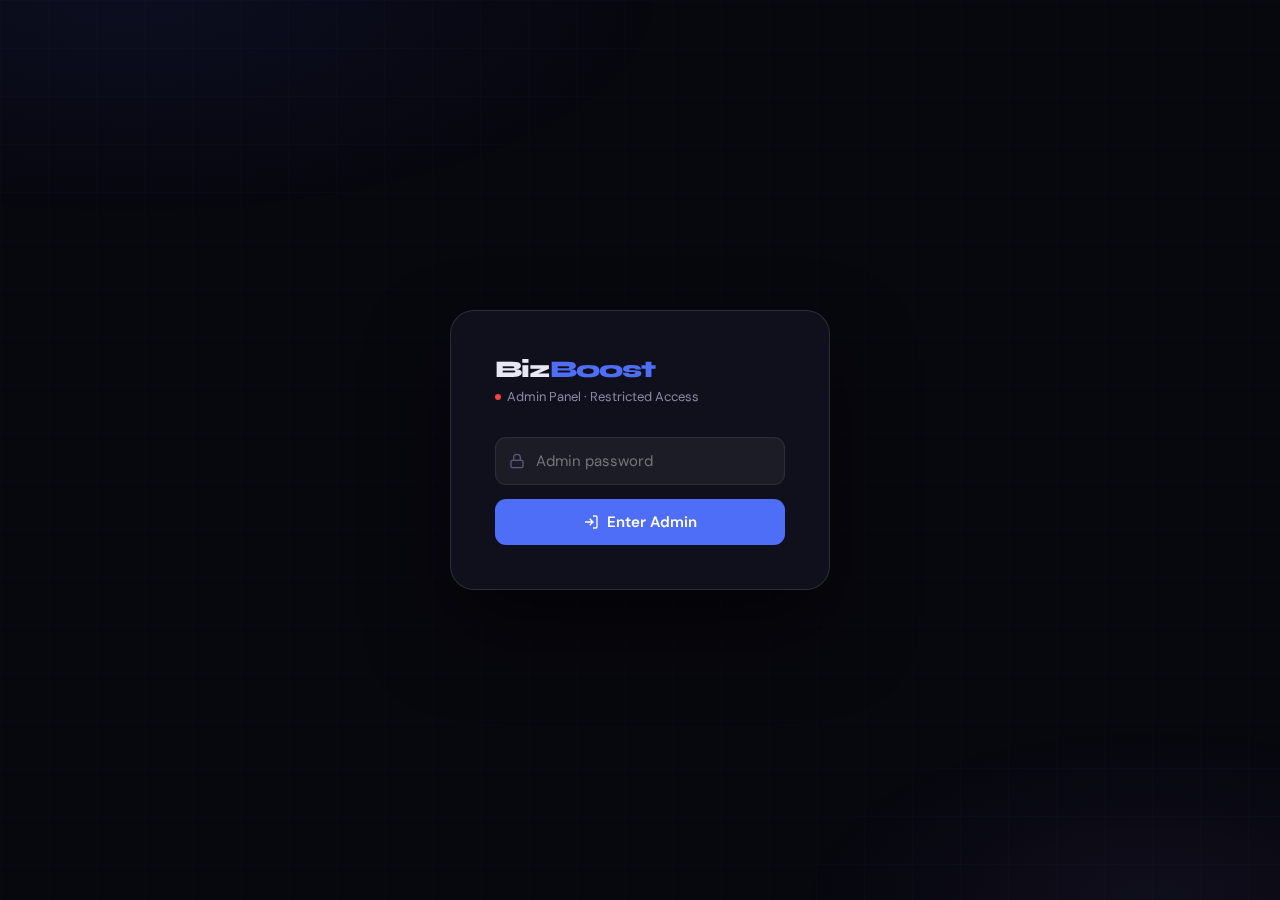
<file: admin.html>
<!DOCTYPE html>
<html lang="en">
<head>
<meta charset="UTF-8">
<meta name="viewport" content="width=device-width, initial-scale=1.0">
<title>BizBoost · Admin</title>
<link rel="preconnect" href="https://fonts.googleapis.com">
<link href="https://fonts.googleapis.com/css2?family=Syne:wght@700;800&family=DM+Mono:wght@400;500&family=DM+Sans:wght@300;400;500;600;700&display=swap" rel="stylesheet">
<style>
*,::before,::after{box-sizing:border-box;margin:0;padding:0}
:root{
  --bg:#07070e;--bg2:#0c0c16;--card:#10101c;--card2:#15152a;
  --border:rgba(255,255,255,0.07);--border2:rgba(255,255,255,0.12);
  --text:#e8e8f5;--muted:#5a5a7a;--muted2:#8888a8;
  --accent:#4f6ef7;--accent2:#3a56e8;
  --green:#22c55e;--green2:#16a34a;
  --gold:#f59e0b;--gold2:#d97706;
  --red:#ef4444;--red2:#dc2626;
  --purple:#a78bfa;
  --cyan:#22d3ee;
  --r:14px;--trans:all .18s cubic-bezier(.4,0,.2,1);
}

html{scroll-behavior:smooth}
body{font-family:'DM Sans',sans-serif;background:var(--bg);color:var(--text);min-height:100vh;-webkit-font-smoothing:antialiased;overflow-x:hidden}

/* ─── BACKGROUND ─── */
body::before{content:'';position:fixed;inset:0;z-index:0;pointer-events:none;
  background:
    radial-gradient(ellipse 70% 40% at 10% 0%,rgba(79,110,247,.08),transparent 60%),
    radial-gradient(ellipse 50% 35% at 90% 100%,rgba(167,139,250,.06),transparent 55%);
}
body::after{content:'';position:fixed;inset:0;z-index:0;pointer-events:none;
  background-image:linear-gradient(rgba(79,110,247,.025) 1px,transparent 1px),linear-gradient(90deg,rgba(79,110,247,.025) 1px,transparent 1px);
  background-size:48px 48px;
}

/* ─── LOGIN ─── */
.login-wrap{position:relative;z-index:1;min-height:100vh;display:flex;align-items:center;justify-content:center;padding:20px}
.login-box{background:var(--card);border:1px solid var(--border2);border-radius:24px;padding:44px;width:100%;max-width:380px;box-shadow:0 40px 80px rgba(0,0,0,.5)}
.login-logo{font-family:'Syne',sans-serif;font-size:24px;font-weight:800;letter-spacing:-.04em;margin-bottom:4px}
.login-logo em{color:var(--accent);font-style:normal}
.login-sub{color:var(--muted2);font-size:13px;margin-bottom:32px;display:flex;align-items:center;gap:6px}
.login-sub::before{content:'';display:inline-block;width:6px;height:6px;background:var(--red);border-radius:50%}
.login-field{position:relative;margin-bottom:14px}
.login-field svg{position:absolute;left:14px;top:50%;transform:translateY(-50%);width:16px;height:16px;color:var(--muted);pointer-events:none}
.login-input{width:100%;padding:13px 14px 13px 40px;background:rgba(255,255,255,.05);border:1px solid var(--border);border-radius:11px;color:var(--text);font-size:15px;font-family:inherit;outline:none;transition:var(--trans)}
.login-input:focus{border-color:rgba(79,110,247,.5);background:rgba(79,110,247,.05);box-shadow:0 0 0 3px rgba(79,110,247,.1)}
.login-btn{width:100%;padding:13px;background:var(--accent);color:#fff;border:none;border-radius:11px;font-size:15px;font-weight:600;cursor:pointer;font-family:inherit;transition:var(--trans);display:flex;align-items:center;justify-content:center;gap:8px;margin-top:4px}
.login-btn:hover{background:var(--accent2);box-shadow:0 8px 24px rgba(79,110,247,.35);transform:translateY(-1px)}
.login-btn:disabled{opacity:.6;transform:none;cursor:not-allowed}
.login-err{color:var(--red);font-size:13px;margin-bottom:14px;background:rgba(239,68,68,.08);border:1px solid rgba(239,68,68,.2);padding:10px 14px;border-radius:9px;display:none}
.login-err.show{display:block}

/* ─── APP LAYOUT ─── */
#app{display:none;position:relative;z-index:1;min-height:100vh}
header{padding:0 28px;height:60px;border-bottom:1px solid var(--border);display:flex;align-items:center;justify-content:space-between;background:rgba(7,7,14,.85);position:sticky;top:0;z-index:100;backdrop-filter:blur(20px)}
.hdr-left{display:flex;align-items:center;gap:20px}
.logo{font-family:'Syne',sans-serif;font-size:18px;font-weight:800;letter-spacing:-.04em}
.logo em{color:var(--accent);font-style:normal}
.admin-pill{font-size:11px;font-weight:600;padding:3px 10px;border-radius:980px;background:rgba(79,110,247,.12);border:1px solid rgba(79,110,247,.25);color:var(--accent);letter-spacing:.06em;text-transform:uppercase}
.hdr-right{display:flex;align-items:center;gap:10px}
.hdr-time{font-family:'DM Mono',monospace;font-size:12px;color:var(--muted2)}
.logout-btn{padding:7px 14px;background:rgba(255,255,255,.05);border:1px solid var(--border);border-radius:8px;color:var(--muted2);font-size:13px;cursor:pointer;font-family:inherit;transition:var(--trans)}
.logout-btn:hover{background:rgba(239,68,68,.1);border-color:rgba(239,68,68,.25);color:var(--red)}

/* ─── TABS ─── */
.tabs{display:flex;gap:4px;padding:0 28px;border-bottom:1px solid var(--border);background:rgba(7,7,14,.6);backdrop-filter:blur(10px);position:sticky;top:60px;z-index:90;overflow-x:auto}
.tab{padding:14px 20px;font-size:13.5px;font-weight:500;cursor:pointer;border:none;background:transparent;color:var(--muted2);transition:var(--trans);border-bottom:2px solid transparent;white-space:nowrap;display:flex;align-items:center;gap:7px;font-family:inherit}
.tab:hover{color:var(--text)}
.tab.active{color:var(--accent);border-bottom-color:var(--accent)}
.tab-badge{font-size:10px;font-weight:700;padding:2px 7px;border-radius:980px;background:rgba(79,110,247,.15);color:var(--accent)}
.tab.active .tab-badge{background:var(--accent);color:#fff}

/* ─── MAIN ─── */
.main{padding:28px;max-width:1300px;margin:0 auto}

/* ─── STATS STRIP ─── */
.stats-grid{display:grid;grid-template-columns:repeat(auto-fit,minmax(160px,1fr));gap:10px;margin-bottom:28px}
.stat-card{background:var(--card);border:1px solid var(--border);border-radius:var(--r);padding:18px 20px;position:relative;overflow:hidden;cursor:default;transition:var(--trans)}
.stat-card::before{content:'';position:absolute;bottom:0;left:0;right:0;height:2px;background:var(--sc,var(--accent))}
.stat-card:hover{transform:translateY(-2px);box-shadow:0 8px 28px rgba(0,0,0,.3)}
.sc-icon{font-size:18px;margin-bottom:10px}
.sc-val{font-family:'Syne',sans-serif;font-size:26px;font-weight:800;letter-spacing:-.03em;line-height:1}
.sc-lbl{font-size:11px;color:var(--muted2);margin-top:4px;text-transform:uppercase;letter-spacing:.07em;font-weight:600}

/* ─── TOOLBAR ─── */
.toolbar{display:flex;gap:10px;margin-bottom:18px;flex-wrap:wrap;align-items:center}
.tb-search{position:relative;flex:1;min-width:200px;max-width:340px}
.tb-search svg{position:absolute;left:11px;top:50%;transform:translateY(-50%);width:15px;height:15px;color:var(--muted);pointer-events:none}
.tb-input{width:100%;padding:9px 12px 9px 34px;background:var(--card);border:1px solid var(--border);border-radius:9px;color:var(--text);font-size:13.5px;font-family:inherit;outline:none;transition:var(--trans)}
.tb-input:focus{border-color:rgba(79,110,247,.4);box-shadow:0 0 0 3px rgba(79,110,247,.1)}
.tb-select{padding:9px 12px;background:var(--card);border:1px solid var(--border);border-radius:9px;color:var(--muted2);font-size:13px;font-family:inherit;outline:none;cursor:pointer;transition:var(--trans)}
.tb-select:focus,.tb-select:hover{border-color:var(--border2);color:var(--text)}
option{background:var(--card)}
.tb-btn{padding:9px 16px;border-radius:9px;border:1px solid var(--border);background:var(--card);color:var(--muted2);font-size:13px;font-weight:500;cursor:pointer;font-family:inherit;transition:var(--trans);display:flex;align-items:center;gap:6px;white-space:nowrap}
.tb-btn:hover{background:var(--card2);color:var(--text);border-color:var(--border2)}
.tb-btn.primary{background:var(--accent);color:#fff;border-color:transparent}
.tb-btn.primary:hover{background:var(--accent2);box-shadow:0 4px 16px rgba(79,110,247,.3)}
.tb-btn.danger{color:var(--red)}
.tb-btn.danger:hover{background:rgba(239,68,68,.1);border-color:rgba(239,68,68,.25)}
.result-count{font-size:12.5px;color:var(--muted2);margin-left:auto;white-space:nowrap}

/* ─── TABLE ─── */
.table-wrap{background:var(--card);border:1px solid var(--border);border-radius:var(--r);overflow:hidden;overflow-x:auto}
table{width:100%;border-collapse:collapse;min-width:600px}
thead th{padding:11px 16px;font-size:11px;font-weight:700;letter-spacing:.08em;text-transform:uppercase;color:var(--muted);text-align:left;border-bottom:1px solid var(--border);background:var(--card2);white-space:nowrap;cursor:pointer;user-select:none;transition:var(--trans)}
thead th:hover{color:var(--muted2)}
thead th.sorted{color:var(--accent)}
thead th .sort-arrow{margin-left:4px;opacity:.5}
thead th.sorted .sort-arrow{opacity:1}
tbody tr{border-bottom:1px solid var(--border);transition:background .12s}
tbody tr:last-child{border-bottom:none}
tbody tr:hover{background:rgba(255,255,255,.02)}
tbody tr.is-featured{background:rgba(245,158,11,.025)}
tbody tr.selected{background:rgba(79,110,247,.06) !important}
td{padding:13px 16px;font-size:13.5px;vertical-align:middle}

/* checkboxes */
.cb{width:16px;height:16px;accent-color:var(--accent);cursor:pointer}

/* ─── CELL STYLES ─── */
.biz-name{font-weight:600;font-size:14px}
.biz-meta{font-size:12px;color:var(--muted2);margin-top:2px;font-family:'DM Mono',monospace}
.cell-badges{display:flex;gap:4px;flex-wrap:wrap;margin-top:5px}
.badge{display:inline-flex;align-items:center;gap:3px;font-size:10.5px;font-weight:700;padding:2px 8px;border-radius:980px;letter-spacing:.03em;white-space:nowrap}
.badge-featured{background:rgba(245,158,11,.14);border:1px solid rgba(245,158,11,.28);color:var(--gold)}
.badge-verified{background:rgba(34,197,94,.1);border:1px solid rgba(34,197,94,.22);color:var(--green)}
.badge-new{background:rgba(34,211,238,.1);border:1px solid rgba(34,211,238,.22);color:var(--cyan)}
.badge-active{background:rgba(34,197,94,.1);border:1px solid rgba(34,197,94,.22);color:var(--green)}
.badge-assigned{background:rgba(79,110,247,.12);border:1px solid rgba(79,110,247,.25);color:var(--accent)}
.badge-unassigned{background:rgba(239,68,68,.08);border:1px solid rgba(239,68,68,.18);color:var(--red)}
.badge-tier-free{background:rgba(255,255,255,.07);border:1px solid rgba(255,255,255,.14);color:var(--muted2)}
.badge-tier-basic{background:rgba(34,211,238,.1);border:1px solid rgba(34,211,238,.22);color:var(--cyan)}
.badge-tier-pro{background:rgba(79,110,247,.12);border:1px solid rgba(79,110,247,.25);color:var(--accent)}
.badge-tier-enterprise{background:rgba(245,158,11,.14);border:1px solid rgba(245,158,11,.28);color:var(--gold)}

/* ─── TIER SELECT ─── */
.tier-select{padding:4px 8px;background:rgba(255,255,255,.04);border:1px solid var(--border);border-radius:7px;color:var(--text);font-size:12px;font-family:'DM Mono',monospace;outline:none;cursor:pointer;transition:var(--trans)}
.tier-select:focus,.tier-select:hover{border-color:rgba(79,110,247,.4);background:rgba(79,110,247,.05)}

/* ─── TOGGLE SWITCH ─── */
.sw{display:inline-flex;align-items:center;gap:8px;cursor:pointer;user-select:none}
.sw-track{width:38px;height:21px;border-radius:11px;background:rgba(255,255,255,.1);position:relative;transition:background .2s;flex-shrink:0}
.sw-thumb{position:absolute;top:2.5px;left:2.5px;width:16px;height:16px;border-radius:50%;background:#fff;transition:transform .2s;box-shadow:0 1px 3px rgba(0,0,0,.3)}
.sw.on-featured .sw-track{background:rgba(245,158,11,.55)}
.sw.on-verified .sw-track{background:rgba(34,197,94,.55)}
.sw.on-featured .sw-thumb,.sw.on-verified .sw-thumb{transform:translateX(17px)}
.sw-lbl{font-size:12px;color:var(--muted);min-width:22px}
.sw.on-featured .sw-lbl{color:var(--gold)}
.sw.on-verified .sw-lbl{color:var(--green)}

/* ─── ORDER INPUT ─── */
.order-input{width:58px;padding:5px 8px;background:rgba(255,255,255,.05);border:1px solid var(--border);border-radius:7px;color:var(--text);font-size:13px;text-align:center;font-family:'DM Mono',monospace;outline:none;transition:var(--trans)}
.order-input:focus{border-color:rgba(79,110,247,.4);background:rgba(79,110,247,.05)}
.saved-dot{width:7px;height:7px;border-radius:50%;background:var(--green);display:inline-block;opacity:0;transition:opacity .2s;margin-left:4px;vertical-align:middle}
.saved-dot.show{opacity:1}

/* ─── ACTION BUTTONS ─── */
.act-btn{padding:5px 12px;border-radius:7px;border:1px solid var(--border);background:transparent;color:var(--muted2);font-size:12px;font-weight:500;cursor:pointer;font-family:inherit;transition:var(--trans);display:inline-flex;align-items:center;gap:5px;white-space:nowrap}
.act-btn:hover{background:var(--card2);color:var(--text);border-color:var(--border2)}
.act-btn.assign{color:var(--accent);border-color:rgba(79,110,247,.25)}
.act-btn.assign:hover{background:rgba(79,110,247,.1)}
.act-btn.del{color:var(--red)}
.act-btn.del:hover{background:rgba(239,68,68,.08);border-color:rgba(239,68,68,.2)}
.act-btn.view{color:var(--cyan)}
.act-btn.view:hover{background:rgba(34,211,238,.07);border-color:rgba(34,211,238,.2)}

/* ─── LOADING / EMPTY ─── */
.state-box{text-align:center;padding:64px 24px;color:var(--muted2)}
.state-box .si{font-size:40px;margin-bottom:14px}
.state-box h3{font-family:'Syne',sans-serif;font-size:18px;font-weight:700;color:var(--text);margin-bottom:6px}
.state-box p{font-size:13px;color:var(--muted2);line-height:1.6}
.spin-ring{display:inline-block;width:32px;height:32px;border:2.5px solid var(--border2);border-top-color:var(--accent);border-radius:50%;animation:spin .7s linear infinite;margin-bottom:16px}
@keyframes spin{to{transform:rotate(360deg)}}

/* ─── MODAL ─── */
.modal-overlay{position:fixed;inset:0;z-index:400;background:rgba(0,0,0,.7);backdrop-filter:blur(10px);display:flex;align-items:center;justify-content:center;padding:20px;opacity:0;pointer-events:none;transition:opacity .22s}
.modal-overlay.open{opacity:1;pointer-events:all}
.modal{background:var(--card);border:1px solid var(--border2);border-radius:20px;width:100%;max-width:520px;max-height:90vh;overflow-y:auto;position:relative;transform:scale(.95) translateY(12px);transition:all .22s cubic-bezier(.4,0,.2,1);box-shadow:0 40px 80px rgba(0,0,0,.6)}
.modal-overlay.open .modal{transform:scale(1) translateY(0)}
.modal-header{padding:24px 24px 0;display:flex;align-items:flex-start;justify-content:space-between;gap:12px;position:sticky;top:0;background:var(--card);border-radius:20px 20px 0 0;z-index:1;padding-bottom:16px;border-bottom:1px solid var(--border)}
.modal-title{font-family:'Syne',sans-serif;font-size:18px;font-weight:800;letter-spacing:-.02em}
.modal-sub{font-size:12.5px;color:var(--muted2);margin-top:3px}
.modal-close{width:30px;height:30px;border-radius:8px;background:rgba(255,255,255,.06);border:1px solid var(--border);cursor:pointer;display:flex;align-items:center;justify-content:center;color:var(--muted2);transition:var(--trans);flex-shrink:0;font-size:16px}
.modal-close:hover{background:var(--card2);color:var(--text)}
.modal-body{padding:20px 24px 24px}

/* Lead detail modal */
.ld-grid{display:grid;grid-template-columns:1fr 1fr;gap:10px;margin-bottom:20px}
.ld-row{background:var(--bg2);border:1px solid var(--border);border-radius:10px;padding:12px}
.ld-lbl{font-size:10.5px;font-weight:600;color:var(--muted);text-transform:uppercase;letter-spacing:.07em;margin-bottom:4px}
.ld-val{font-size:14px;font-weight:500;color:var(--text);word-break:break-word}
.ld-val.mono{font-family:'DM Mono',monospace;color:var(--green)}
.ld-val.budget{color:var(--gold)}
.ld-full{grid-column:1/-1}

/* Assign modal */
.assign-search{width:100%;padding:10px 14px;background:var(--bg2);border:1px solid var(--border);border-radius:9px;color:var(--text);font-size:13.5px;font-family:inherit;outline:none;margin-bottom:14px;transition:var(--trans)}
.assign-search:focus{border-color:rgba(79,110,247,.4);box-shadow:0 0 0 3px rgba(79,110,247,.1)}
.seller-list{display:flex;flex-direction:column;gap:6px;max-height:320px;overflow-y:auto}
.seller-opt{display:flex;align-items:center;gap:12px;padding:12px 14px;border-radius:10px;border:1px solid var(--border);background:var(--bg2);cursor:pointer;transition:var(--trans)}
.seller-opt:hover{border-color:rgba(79,110,247,.3);background:rgba(79,110,247,.06)}
.seller-opt.selected{border-color:var(--accent);background:rgba(79,110,247,.1)}
.seller-opt-av{width:38px;height:38px;border-radius:10px;background:var(--card2);display:flex;align-items:center;justify-content:center;font-size:16px;flex-shrink:0;border:1px solid var(--border)}
.seller-opt-name{font-weight:600;font-size:13.5px}
.seller-opt-meta{font-size:12px;color:var(--muted2);margin-top:2px}
.seller-opt-badges{display:flex;gap:4px;margin-top:4px}
.so-check{margin-left:auto;width:20px;height:20px;border-radius:6px;border:1.5px solid var(--border2);display:flex;align-items:center;justify-content:center;flex-shrink:0;transition:var(--trans)}
.seller-opt.selected .so-check{background:var(--accent);border-color:transparent;color:#fff}
.modal-footer{padding:0 24px 24px;display:flex;gap:10px;justify-content:flex-end}
.mf-btn{padding:10px 20px;border-radius:10px;border:1px solid var(--border);font-size:13.5px;font-weight:600;font-family:inherit;cursor:pointer;transition:var(--trans)}
.mf-btn.cancel{background:transparent;color:var(--muted2)}
.mf-btn.cancel:hover{background:var(--card2);color:var(--text)}
.mf-btn.confirm{background:var(--accent);color:#fff;border-color:transparent}
.mf-btn.confirm:hover{background:var(--accent2);box-shadow:0 4px 16px rgba(79,110,247,.3)}
.mf-btn.confirm:disabled{opacity:.5;cursor:not-allowed}
.mf-btn.danger-btn{background:rgba(239,68,68,.1);color:var(--red);border-color:rgba(239,68,68,.25)}
.mf-btn.danger-btn:hover{background:var(--red);color:#fff}

/* ─── TOAST ─── */
.toast{position:fixed;bottom:24px;left:50%;transform:translateX(-50%) translateY(16px);background:var(--card2);border:1px solid var(--border2);color:var(--text);padding:11px 22px;border-radius:980px;font-size:13.5px;font-weight:500;opacity:0;transition:all .28s cubic-bezier(.4,0,.2,1);z-index:999;pointer-events:none;white-space:nowrap;box-shadow:0 8px 32px rgba(0,0,0,.5)}
.toast.show{opacity:1;transform:translateX(-50%) translateY(0)}
.toast.ok{border-color:rgba(34,197,94,.3);color:var(--green)}
.toast.err{border-color:rgba(239,68,68,.3);color:var(--red)}

/* ─── BULK BAR ─── */
.bulk-bar{display:none;position:sticky;bottom:20px;left:0;right:0;z-index:80;margin:16px 0 0;padding:0 8px}
.bulk-bar.show{display:block}
.bulk-inner{background:var(--card2);border:1px solid var(--border2);border-radius:14px;padding:14px 20px;display:flex;align-items:center;gap:12px;box-shadow:0 12px 40px rgba(0,0,0,.6);backdrop-filter:blur(16px)}
.bulk-count{font-size:14px;font-weight:600;color:var(--text);margin-right:4px}
.bulk-count span{color:var(--accent)}

/* ─── PAGINATION ─── */
.pager{display:flex;align-items:center;justify-content:center;gap:6px;padding:20px 0 0}
.pg-btn{width:34px;height:34px;border-radius:8px;border:1px solid var(--border);background:transparent;color:var(--muted2);cursor:pointer;font-size:13px;font-family:inherit;transition:var(--trans);display:flex;align-items:center;justify-content:center}
.pg-btn:hover{background:var(--card2);color:var(--text)}
.pg-btn.active{background:var(--accent);color:#fff;border-color:transparent}
.pg-btn:disabled{opacity:.3;cursor:not-allowed}

/* ─── RESPONSIVE ─── */
@media(max-width:900px){.main{padding:16px}.ld-grid{grid-template-columns:1fr}}
@media(max-width:700px){
  header{padding:0 14px}
  .tabs{padding:0 14px}
  .stats-grid{grid-template-columns:1fr 1fr}
  .hdr-time{display:none}
  table{min-width:500px}
  td:nth-child(2){display:none}
  thead th:nth-child(2){display:none}
}
@media(max-width:480px){.stats-grid{grid-template-columns:repeat(2,1fr)}.modal{max-width:100%}}
/* ─── DASHBOARD ─── */
.card-section{background:var(--card);border:1px solid var(--border);border-radius:var(--r);overflow:hidden}
.section-hdr{padding:14px 20px;border-bottom:1px solid var(--border);font-size:12px;font-weight:700;text-transform:uppercase;letter-spacing:.08em;color:var(--muted2);display:flex;align-items:center;gap:7px}
.tier-bar-row{display:flex;align-items:center;gap:10px;padding:10px 20px;cursor:pointer;transition:background .12s}
.tier-bar-row:hover{background:rgba(255,255,255,.03)}
.tier-bar-lbl{width:80px;font-size:12.5px;font-weight:600;display:flex;align-items:center;gap:6px;flex-shrink:0}
.tier-bar-track{flex:1;height:8px;background:var(--border);border-radius:4px;overflow:hidden}
.tier-bar-fill{height:100%;border-radius:4px;transition:width .8s cubic-bezier(.4,0,.2,1);width:0}
.tier-bar-count{width:60px;text-align:right;font-size:12px;color:var(--muted2);font-family:'DM Mono',monospace;flex-shrink:0}
.activity-item{display:flex;align-items:flex-start;gap:12px;padding:11px 20px;border-bottom:1px solid var(--border);cursor:pointer;transition:background .12s}
.activity-item:last-child{border-bottom:none}
.activity-item:hover{background:rgba(255,255,255,.03)}
.activity-dot{width:8px;height:8px;border-radius:50%;background:var(--accent);margin-top:5px;flex-shrink:0}
.activity-body{flex:1;min-width:0}
.activity-product{font-size:13px;font-weight:600;white-space:nowrap;overflow:hidden;text-overflow:ellipsis}
.activity-meta{font-size:11.5px;color:var(--muted2);margin-top:2px}
.activity-time{font-size:11px;color:var(--muted);white-space:nowrap;flex-shrink:0;font-family:'DM Mono',monospace}
@keyframes dashFadeIn{from{opacity:0;transform:translateY(12px)}to{opacity:1;transform:translateY(0)}}
.dash-stats .stat-card{animation:dashFadeIn .4s both}
.dash-stats .stat-card:nth-child(1){animation-delay:.05s}
.dash-stats .stat-card:nth-child(2){animation-delay:.1s}
.dash-stats .stat-card:nth-child(3){animation-delay:.15s}
.dash-stats .stat-card:nth-child(4){animation-delay:.2s}
@media(max-width:900px){.dash-two-col{grid-template-columns:1fr!important}}

</style>
</head>
<body>

<!-- LOGIN -->
<div id="loginWrap" class="login-wrap">
  <div class="login-box">
    <div class="login-logo">Biz<em>Boost</em></div>
    <div class="login-sub">Admin Panel · Restricted Access</div>
    <div class="login-err" id="loginErr"></div>
    <div class="login-field">
      <svg viewBox="0 0 24 24" fill="none" stroke="currentColor" stroke-width="2"><rect x="3" y="11" width="18" height="11" rx="2"/><path d="M7 11V7a5 5 0 0110 0v4"/></svg>
      <input class="login-input" type="password" id="pwdInput" placeholder="Admin password" onkeydown="if(event.key==='Enter')doLogin()">
    </div>
    <button class="login-btn" onclick="doLogin()" id="loginBtn">
      <svg width="16" height="16" viewBox="0 0 24 24" fill="none" stroke="currentColor" stroke-width="2"><path d="M15 3h4a2 2 0 012 2v14a2 2 0 01-2 2h-4M10 17l5-5-5-5M15 12H3"/></svg>
      Enter Admin
    </button>
  </div>
</div>

<!-- APP -->
<div id="app">
  <header>
    <div class="hdr-left">
      <div class="logo">Biz<em>Boost</em></div>
      <div class="admin-pill">Admin</div>
    </div>
    <div class="hdr-right">
      <div class="hdr-time" id="clock"></div>
      <button class="logout-btn" onclick="doLogout()">Sign Out</button>
    </div>
  </header>

  <!-- TABS -->
  <div class="tabs">
    <button class="tab active" onclick="switchTab('dashboard',this)">
      <svg width="14" height="14" viewBox="0 0 24 24" fill="none" stroke="currentColor" stroke-width="2" stroke-linecap="round" stroke-linejoin="round" style="display:inline-block;vertical-align:middle;flex-shrink:0"><polygon points="12 2 2 7 12 12 22 7 12 2"/><polyline points="2 17 12 22 22 17"/><polyline points="2 12 12 17 22 12"/></svg>
      Dashboard
    </button>
    <button class="tab" onclick="switchTab('sellers',this)">
      <svg width="14" height="14" viewBox="0 0 24 24" fill="none" stroke="currentColor" stroke-width="2"><path d="M17 21v-2a4 4 0 00-4-4H5a4 4 0 00-4 4v2"/><circle cx="9" cy="7" r="4"/><path d="M23 21v-2a4 4 0 00-3-3.87M16 3.13a4 4 0 010 7.75"/></svg>
      Sellers
      <span class="tab-badge" id="tab-sellers-count">—</span>
    </button>
    <button class="tab" onclick="switchTab('leads',this)">
      <svg width="14" height="14" viewBox="0 0 24 24" fill="none" stroke="currentColor" stroke-width="2"><path d="M22 16.92v3a2 2 0 01-2.18 2 19.79 19.79 0 01-8.63-3.07A19.5 19.5 0 013.07 9.8a19.79 19.79 0 01-3.07-8.63A2 2 0 012 .82h3a2 2 0 012 1.72c.127.96.361 1.903.7 2.81a2 2 0 01-.45 2.11L6.09 8.91a16 16 0 006 6l1.27-1.27a2 2 0 012.11-.45c.907.339 1.85.573 2.81.7A2 2 0 0122 16.92z"/></svg>
      Buyer Leads
      <span class="tab-badge" id="tab-leads-count">—</span>
    </button>
  </div>

  <!-- DASHBOARD TAB -->
  <div id="tab-dashboard" class="main" style="display:none">
    <!-- Overview Stats Row -->
    <div class="stats-grid dash-stats" id="dashStats" style="grid-template-columns:repeat(auto-fit,minmax(200px,1fr));margin-bottom:28px">
      <div class="stat-card" style="--sc:var(--accent);cursor:pointer" onclick="switchToTab('sellers')">
        <div class="sc-icon"><svg width="20" height="20" viewBox="0 0 24 24" fill="none" stroke="currentColor" stroke-width="2" stroke-linecap="round" stroke-linejoin="round" style="display:inline-block;vertical-align:middle;flex-shrink:0"><rect x="2" y="7" width="20" height="14" rx="2"/><path d="M16 21V11a4 4 0 00-8 0v10"/><path d="M2 7l2-5h16l2 5"/></svg></div>
        <div class="sc-val" id="ds-sellers">—</div>
        <div class="sc-lbl">Total Sellers</div>
      </div>
      <div class="stat-card" style="--sc:var(--cyan);cursor:pointer" onclick="switchToTab('leads')">
        <div class="sc-icon"><svg width="20" height="20" viewBox="0 0 24 24" fill="none" stroke="currentColor" stroke-width="2" stroke-linecap="round" stroke-linejoin="round" style="display:inline-block;vertical-align:middle;flex-shrink:0"><rect x="9" y="2" width="6" height="4" rx="1" ry="1"/><path d="M9 2H6a2 2 0 00-2 2v16a2 2 0 002 2h12a2 2 0 002-2V4a2 2 0 00-2-2h-3"/><line x1="12" y1="11" x2="12" y2="17"/><line x1="9" y1="14" x2="15" y2="14"/></svg></div>
        <div class="sc-val" id="ds-leads">—</div>
        <div class="sc-lbl">Total Leads</div>
      </div>
      <div class="stat-card" style="--sc:var(--red);cursor:pointer" onclick="switchToTabFiltered('leads','unassigned')">
        <div class="sc-icon"><svg width="20" height="20" viewBox="0 0 24 24" fill="none" stroke="currentColor" stroke-width="2" stroke-linecap="round" stroke-linejoin="round" style="display:inline-block;vertical-align:middle;flex-shrink:0"><circle cx="12" cy="12" r="10"/><line x1="12" y1="8" x2="12" y2="12"/><line x1="12" y1="16" x2="12.01" y2="16"/></svg></div>
        <div class="sc-val" id="ds-unassigned">—</div>
        <div class="sc-lbl">Unassigned Leads</div>
      </div>
      <div class="stat-card" style="--sc:var(--gold);cursor:default">
        <div class="sc-icon"><svg width="20" height="20" viewBox="0 0 24 24" fill="none" stroke="currentColor" stroke-width="2" stroke-linecap="round" stroke-linejoin="round" style="display:inline-block;vertical-align:middle;flex-shrink:0"><line x1="18" y1="20" x2="18" y2="10"/><line x1="12" y1="20" x2="12" y2="4"/><line x1="6" y1="20" x2="6" y2="14"/></svg></div>
        <div class="sc-val" id="ds-usage">—</div>
        <div class="sc-lbl">API Uses This Month</div>
      </div>
    </div>

    <div style="display:grid;grid-template-columns:1fr 1fr;gap:20px;margin-bottom:28px" class="dash-two-col">
      <!-- Tier Distribution -->
      <div class="card-section" id="tierDistSection">
        <div class="section-hdr"><span><svg width="15" height="15" viewBox="0 0 24 24" fill="none" stroke="currentColor" stroke-width="2" stroke-linecap="round" stroke-linejoin="round" style="display:inline-block;vertical-align:middle;flex-shrink:0"><polygon points="6 3 18 3 22 9 12 22 2 9"/><polyline points="2 9 6 3 12 9 18 3 22 9"/><line x1="12" y1="22" x2="12" y2="9"/></svg> Tier Distribution</span></div>
        <div id="tierDistBars"></div>
      </div>
      <!-- Recent Activity -->
      <div class="card-section" id="recentActivitySection">
        <div class="section-hdr"><span><svg width="15" height="15" viewBox="0 0 24 24" fill="none" stroke="currentColor" stroke-width="2" stroke-linecap="round" stroke-linejoin="round" style="display:inline-block;vertical-align:middle;flex-shrink:0"><circle cx="12" cy="12" r="10"/><polyline points="12 6 12 12 16 14"/></svg> Recent Leads</span></div>
        <div id="recentActivityFeed"></div>
      </div>
    </div>

    <!-- Quick Actions -->
    <div class="card-section" style="margin-bottom:28px">
      <div class="section-hdr"><span><svg width="15" height="15" viewBox="0 0 24 24" fill="none" stroke="currentColor" stroke-width="2" stroke-linecap="round" stroke-linejoin="round" style="display:inline-block;vertical-align:middle;flex-shrink:0"><polygon points="13 2 3 14 12 14 11 22 21 10 12 10 13 2"/></svg> Quick Actions</span></div>
      <div style="display:flex;gap:10px;flex-wrap:wrap;padding:16px 20px">
        <button class="tb-btn primary" onclick="switchToTab('sellers')"><svg width="13" height="13" viewBox="0 0 24 24" fill="none" stroke="currentColor" stroke-width="2" stroke-linecap="round" stroke-linejoin="round" style="display:inline-block;vertical-align:middle;flex-shrink:0"><rect x="2" y="7" width="20" height="14" rx="2"/><path d="M16 21V11a4 4 0 00-8 0v10"/><path d="M2 7l2-5h16l2 5"/></svg> View All Sellers</button>
        <button class="tb-btn" style="color:var(--red);border-color:rgba(239,68,68,.25)" onclick="switchToTabFiltered('leads','unassigned')"><svg width="13" height="13" viewBox="0 0 24 24" fill="none" stroke="currentColor" stroke-width="2" stroke-linecap="round" stroke-linejoin="round" style="display:inline-block;vertical-align:middle;flex-shrink:0"><circle cx="12" cy="12" r="10"/><line x1="12" y1="8" x2="12" y2="12"/><line x1="12" y1="16" x2="12.01" y2="16"/></svg> View Unassigned Leads</button>
        <button class="tb-btn" onclick="switchToTab('leads')"><svg width="13" height="13" viewBox="0 0 24 24" fill="none" stroke="currentColor" stroke-width="2" stroke-linecap="round" stroke-linejoin="round" style="display:inline-block;vertical-align:middle;flex-shrink:0"><rect x="9" y="2" width="6" height="4" rx="1" ry="1"/><path d="M9 2H6a2 2 0 00-2 2v16a2 2 0 002 2h12a2 2 0 002-2V4a2 2 0 00-2-2h-3"/><line x1="12" y1="11" x2="12" y2="17"/><line x1="9" y1="14" x2="15" y2="14"/></svg> View All Leads</button>
        <button class="tb-btn" onclick="refreshAll()"><svg width="13" height="13" viewBox="0 0 24 24" fill="none" stroke="currentColor" stroke-width="2" stroke-linecap="round" stroke-linejoin="round" style="display:inline-block;vertical-align:middle;flex-shrink:0"><path d="M23 4v6h-6M1 20v-6h6"/><path d="M3.51 9a9 9 0 0114.85-3.36L23 10M1 14l4.64 4.36A9 9 0 0020.49 15"/></svg> Refresh All Data</button>
      </div>
    </div>
  </div>

  <!-- SELLERS TAB -->
  <div id="tab-sellers" class="main" style="display:none">
    <div class="stats-grid" id="sellerStats">
      <div class="stat-card" style="--sc:var(--accent)"><div class="sc-icon"><svg width="20" height="20" viewBox="0 0 24 24" fill="none" stroke="currentColor" stroke-width="2" stroke-linecap="round" stroke-linejoin="round" style="display:inline-block;vertical-align:middle;flex-shrink:0"><rect x="2" y="7" width="20" height="14" rx="2"/><path d="M16 21V11a4 4 0 00-8 0v10"/><path d="M2 7l2-5h16l2 5"/></svg></div><div class="sc-val" id="ss-total">—</div><div class="sc-lbl">Total Sellers</div></div>
      <div class="stat-card" style="--sc:var(--gold)"><div class="sc-icon"><svg width="20" height="20" viewBox="0 0 24 24" fill="none" stroke="currentColor" stroke-width="2" stroke-linecap="round" stroke-linejoin="round" style="display:inline-block;vertical-align:middle;flex-shrink:0"><polygon points="12 2 15.09 8.26 22 9.27 17 14.14 18.18 21.02 12 17.77 5.82 21.02 7 14.14 2 9.27 8.91 8.26 12 2"/></svg></div><div class="sc-val" id="ss-featured">—</div><div class="sc-lbl">Featured</div></div>
      <div class="stat-card" style="--sc:var(--green)"><div class="sc-icon"><svg width="20" height="20" viewBox="0 0 24 24" fill="none" stroke="currentColor" stroke-width="2" stroke-linecap="round" stroke-linejoin="round" style="display:inline-block;vertical-align:middle;flex-shrink:0"><path d="M22 11.08V12a10 10 0 11-5.93-9.14"/><polyline points="22 4 12 14.01 9 11.01"/></svg></div><div class="sc-val" id="ss-verified">—</div><div class="sc-lbl">Verified</div></div>
      <div class="stat-card" style="--sc:var(--purple)"><div class="sc-icon"><svg width="20" height="20" viewBox="0 0 24 24" fill="none" stroke="currentColor" stroke-width="2" stroke-linecap="round" stroke-linejoin="round" style="display:inline-block;vertical-align:middle;flex-shrink:0"><rect x="4" y="2" width="16" height="20" rx="2"/><path d="M9 22v-4h6v4"/><path d="M8 6h.01M16 6h.01M12 6h.01M12 10h.01M8 10h.01M16 10h.01M8 14h.01M16 14h.01M12 14h.01"/></svg></div><div class="sc-val" id="ss-cities">—</div><div class="sc-lbl">Cities</div></div>
    </div>
    <div class="toolbar">
      <div class="tb-search">
        <svg viewBox="0 0 24 24" fill="none" stroke="currentColor" stroke-width="2"><circle cx="11" cy="11" r="8"/><path d="m21 21-4.35-4.35"/></svg>
        <input type="text" class="tb-input" id="sellerSearch" placeholder="Search name, email, city…" oninput="filterSellers()">
      </div>
      <select class="tb-select" id="sellerFilter" onchange="filterSellers()">
        <option value="all">All Sellers</option>
        <option value="featured">Featured Only</option>
        <option value="verified">Verified Only</option>
        <option value="unverified">Not Verified</option>
        <option value="tier-free">Tier: Free</option>
        <option value="tier-basic">Tier: Basic</option>
        <option value="tier-pro">Tier: Pro</option>
        <option value="tier-enterprise">Tier: Enterprise</option>
      </select>
      <span class="result-count" id="sellerResultCount"></span>
    </div>
    <div class="table-wrap">
      <div class="state-box" id="sellerLoader"><div class="spin-ring"></div><p>Loading sellers…</p></div>
      <table id="sellersTable" style="display:none">
        <thead>
          <tr>
            <th onclick="sortSellers('name')">Business <span class="sort-arrow">↕</span></th>
            <th onclick="sortSellers('category')">Category · Location <span class="sort-arrow">↕</span></th>
            <th>Products</th>
            <th onclick="sortSellers('subscription_tier')"><svg width="14" height="14" viewBox="0 0 24 24" fill="none" stroke="currentColor" stroke-width="2" stroke-linecap="round" stroke-linejoin="round" style="display:inline-block;vertical-align:middle;flex-shrink:0"><polygon points="6 3 18 3 22 9 12 22 2 9"/><polyline points="2 9 6 3 12 9 18 3 22 9"/><line x1="12" y1="22" x2="12" y2="9"/></svg> Tier <span class="sort-arrow">↕</span></th>
            <th onclick="sortSellers('is_featured')"><svg width="14" height="14" viewBox="0 0 24 24" fill="none" stroke="currentColor" stroke-width="2" stroke-linecap="round" stroke-linejoin="round" style="display:inline-block;vertical-align:middle;flex-shrink:0"><polygon points="12 2 15.09 8.26 22 9.27 17 14.14 18.18 21.02 12 17.77 5.82 21.02 7 14.14 2 9.27 8.91 8.26 12 2"/></svg> Featured <span class="sort-arrow">↕</span></th>
            <th onclick="sortSellers('is_verified')"><svg width="14" height="14" viewBox="0 0 24 24" fill="none" stroke="currentColor" stroke-width="2" stroke-linecap="round" stroke-linejoin="round" style="display:inline-block;vertical-align:middle;flex-shrink:0"><path d="M22 11.08V12a10 10 0 11-5.93-9.14"/><polyline points="22 4 12 14.01 9 11.01"/></svg> Verified <span class="sort-arrow">↕</span></th>
            <th>Order</th>
          </tr>
        </thead>
        <tbody id="sellersBody"></tbody>
      </table>
    </div>
  </div>

  <!-- LEADS TAB -->
  <div id="tab-leads" class="main" style="display:none">
    <div class="stats-grid" id="leadStats">
      <div class="stat-card" style="--sc:var(--accent)"><div class="sc-icon"><svg width="20" height="20" viewBox="0 0 24 24" fill="none" stroke="currentColor" stroke-width="2" stroke-linecap="round" stroke-linejoin="round" style="display:inline-block;vertical-align:middle;flex-shrink:0"><rect x="9" y="2" width="6" height="4" rx="1" ry="1"/><path d="M9 2H6a2 2 0 00-2 2v16a2 2 0 002 2h12a2 2 0 002-2V4a2 2 0 00-2-2h-3"/><line x1="12" y1="11" x2="12" y2="17"/><line x1="9" y1="14" x2="15" y2="14"/></svg></div><div class="sc-val" id="ls-total">—</div><div class="sc-lbl">Total Leads</div></div>
      <div class="stat-card" style="--sc:var(--red)"><div class="sc-icon"><svg width="20" height="20" viewBox="0 0 24 24" fill="none" stroke="currentColor" stroke-width="2" stroke-linecap="round" stroke-linejoin="round" style="display:inline-block;vertical-align:middle;flex-shrink:0"><circle cx="12" cy="12" r="10"/><line x1="12" y1="8" x2="12" y2="12"/><line x1="12" y1="16" x2="12.01" y2="16"/></svg></div><div class="sc-val" id="ls-unassigned">—</div><div class="sc-lbl">Unassigned</div></div>
      <div class="stat-card" style="--sc:var(--green)"><div class="sc-icon"><svg width="20" height="20" viewBox="0 0 24 24" fill="none" stroke="currentColor" stroke-width="2" stroke-linecap="round" stroke-linejoin="round" style="display:inline-block;vertical-align:middle;flex-shrink:0"><path d="M22 11.08V12a10 10 0 11-5.93-9.14"/><polyline points="22 4 12 14.01 9 11.01"/></svg></div><div class="sc-val" id="ls-assigned">—</div><div class="sc-lbl">Assigned</div></div>
      <div class="stat-card" style="--sc:var(--cyan)"><div class="sc-icon"><svg width="20" height="20" viewBox="0 0 24 24" fill="none" stroke="currentColor" stroke-width="2" stroke-linecap="round" stroke-linejoin="round" style="display:inline-block;vertical-align:middle;flex-shrink:0"><path d="M22 16.92v3a2 2 0 01-2.18 2 19.79 19.79 0 01-8.63-3.07A19.5 19.5 0 013.07 9.8a19.79 19.79 0 01-3.07-8.63A2 2 0 012 .82h3a2 2 0 012 1.72c.127.96.361 1.903.7 2.81a2 2 0 01-.45 2.11L6.09 8.91a16 16 0 006 6l1.27-1.27a2 2 0 012.11-.45c.907.339 1.85.573 2.81.7A2 2 0 0122 16.92z"/></svg></div><div class="sc-val" id="ls-phone">—</div><div class="sc-lbl">With Phone</div></div>
      <div class="stat-card" style="--sc:var(--gold)"><div class="sc-icon"><svg width="20" height="20" viewBox="0 0 24 24" fill="none" stroke="currentColor" stroke-width="2" stroke-linecap="round" stroke-linejoin="round" style="display:inline-block;vertical-align:middle;flex-shrink:0"><line x1="12" y1="1" x2="12" y2="23"/><path d="M17 5H9.5a3.5 3.5 0 000 7h5a3.5 3.5 0 010 7H6"/></svg></div><div class="sc-val" id="ls-budget">—</div><div class="sc-lbl">With Budget</div></div>
      <div class="stat-card" style="--sc:var(--purple)"><div class="sc-icon"><svg width="20" height="20" viewBox="0 0 24 24" fill="none" stroke="currentColor" stroke-width="2" stroke-linecap="round" stroke-linejoin="round" style="display:inline-block;vertical-align:middle;flex-shrink:0"><polygon points="13 2 3 14 12 14 11 22 21 10 12 10 13 2"/></svg></div><div class="sc-val" id="ls-new">—</div><div class="sc-lbl">This Week</div></div>
    </div>
    <div class="toolbar">
      <div class="tb-search">
        <svg viewBox="0 0 24 24" fill="none" stroke="currentColor" stroke-width="2"><circle cx="11" cy="11" r="8"/><path d="m21 21-4.35-4.35"/></svg>
        <input type="text" class="tb-input" id="leadSearch" placeholder="Search product, city, buyer…" oninput="filterLeads()">
      </div>
      <select class="tb-select" id="leadStatusFilter" onchange="filterLeads()">
        <option value="all">All Leads</option>
        <option value="unassigned">Unassigned</option>
        <option value="assigned">Assigned</option>
        <option value="new">This Week</option>
        <option value="phone">Has Phone</option>
        <option value="budget">Has Budget</option>
      </select>
      <select class="tb-select" id="leadCityFilter" onchange="filterLeads()">
        <option value="">All Cities</option>
      </select>
      <button class="tb-btn" onclick="refreshAll()">
        <svg width="13" height="13" viewBox="0 0 24 24" fill="none" stroke="currentColor" stroke-width="2"><path d="M23 4v6h-6M1 20v-6h6"/><path d="M3.51 9a9 9 0 0114.85-3.36L23 10M1 14l4.64 4.36A9 9 0 0020.49 15"/></svg>
        Refresh
      </button>
      <span class="result-count" id="leadResultCount"></span>
    </div>

    <!-- Bulk bar -->
    <div class="bulk-bar" id="bulkBar">
      <div class="bulk-inner">
        <span class="bulk-count"><span id="bulkCount">0</span> selected</span>
        <button class="tb-btn primary" onclick="bulkAssign()">
          <svg width="13" height="13" viewBox="0 0 24 24" fill="none" stroke="currentColor" stroke-width="2"><path d="M17 21v-2a4 4 0 00-4-4H5a4 4 0 00-4 4v2"/><circle cx="9" cy="7" r="4"/><path d="M23 21v-2a4 4 0 00-3-3.87M16 3.13a4 4 0 010 7.75"/></svg>
          Assign to Seller
        </button>
        <button class="tb-btn danger" onclick="clearSelection()"><svg width="12" height="12" viewBox="0 0 24 24" fill="none" stroke="currentColor" stroke-width="2" stroke-linecap="round" stroke-linejoin="round" style="display:inline-block;vertical-align:middle;flex-shrink:0"><line x1="18" y1="6" x2="6" y2="18"/><line x1="6" y1="6" x2="18" y2="18"/></svg> Clear</button>
      </div>
    </div>

    <div class="table-wrap">
      <div class="state-box" id="leadLoader"><div class="spin-ring"></div><p>Loading leads…</p></div>
      <table id="leadsTable" style="display:none">
        <thead>
          <tr>
            <th style="width:40px"><input type="checkbox" class="cb" id="selectAllCb" onchange="selectAll(this)"></th>
            <th onclick="sortLeads('product')">Product / Buyer <span class="sort-arrow">↕</span></th>
            <th onclick="sortLeads('city')">Location <span class="sort-arrow">↕</span></th>
            <th onclick="sortLeads('budget_max')">Budget <span class="sort-arrow">↕</span></th>
            <th>Contact</th>
            <th onclick="sortLeads('created_at')">Posted <span class="sort-arrow">↕</span></th>
            <th>Status</th>
            <th>Actions</th>
          </tr>
        </thead>
        <tbody id="leadsBody"></tbody>
      </table>
    </div>
    <div class="pager" id="leadPager"></div>
  </div>
</div>

<!-- USAGE MODAL -->
<div class="modal-overlay" id="usageModal" onclick="if(event.target===this)closeModal('usageModal')">
  <div class="modal" style="max-width:460px">
    <div class="modal-header">
      <div>
        <div class="modal-title" id="um-title">Usage & Credits</div>
        <div class="modal-sub" id="um-sub">Monthly feature usage for this seller</div>
      </div>
      <button class="modal-close" onclick="closeModal('usageModal')"><svg width="14" height="14" viewBox="0 0 24 24" fill="none" stroke="currentColor" stroke-width="2" stroke-linecap="round" stroke-linejoin="round"><line x1="18" y1="6" x2="6" y2="18"/><line x1="6" y1="6" x2="18" y2="18"/></svg></button>
    </div>
    <div class="modal-body" id="um-body">
      <div class="state-box"><div class="spin-ring"></div><p>Loading…</p></div>
    </div>
    <div class="modal-footer">
      <button class="mf-btn cancel" onclick="closeModal('usageModal')">Close</button>
    </div>
  </div>
</div>

<!-- LEAD DETAIL MODAL -->
<div class="modal-overlay" id="leadModal" onclick="if(event.target===this)closeModal('leadModal')">
  <div class="modal">
    <div class="modal-header">
      <div>
        <div class="modal-title" id="lm-product">Lead Detail</div>
        <div class="modal-sub" id="lm-sub">—</div>
      </div>
      <button class="modal-close" onclick="closeModal('leadModal')"><svg width="14" height="14" viewBox="0 0 24 24" fill="none" stroke="currentColor" stroke-width="2" stroke-linecap="round" stroke-linejoin="round"><line x1="18" y1="6" x2="6" y2="18"/><line x1="6" y1="6" x2="18" y2="18"/></svg></button>
    </div>
    <div class="modal-body">
      <div class="ld-grid" id="lm-grid"></div>
      <div style="display:flex;gap:8px;flex-wrap:wrap" id="lm-actions"></div>
    </div>
  </div>
</div>

<!-- ASSIGN MODAL -->
<div class="modal-overlay" id="assignModal" onclick="if(event.target===this)closeModal('assignModal')">
  <div class="modal">
    <div class="modal-header">
      <div>
        <div class="modal-title">Assign to Seller</div>
        <div class="modal-sub" id="am-sub">Select a seller to receive this lead</div>
      </div>
      <button class="modal-close" onclick="closeModal('assignModal')"><svg width="14" height="14" viewBox="0 0 24 24" fill="none" stroke="currentColor" stroke-width="2" stroke-linecap="round" stroke-linejoin="round"><line x1="18" y1="6" x2="6" y2="18"/><line x1="6" y1="6" x2="18" y2="18"/></svg></button>
    </div>
    <div class="modal-body">
      <input type="text" class="assign-search" id="assignSearch" placeholder="Search sellers by name, city…" oninput="filterAssignList()">
      <div class="seller-list" id="assignSellerList"></div>
    </div>
    <div class="modal-footer">
      <button class="mf-btn cancel" onclick="closeModal('assignModal')">Cancel</button>
      <button class="mf-btn confirm" id="assignConfirmBtn" onclick="confirmAssign()" disabled>Assign Lead →</button>
    </div>
  </div>
</div>

<!-- DELETE CONFIRM MODAL -->
<div class="modal-overlay" id="deleteModal" onclick="if(event.target===this)closeModal('deleteModal')">
  <div class="modal" style="max-width:400px">
    <div class="modal-header">
      <div><div class="modal-title">Delete Lead?</div><div class="modal-sub">This cannot be undone.</div></div>
      <button class="modal-close" onclick="closeModal('deleteModal')"><svg width="14" height="14" viewBox="0 0 24 24" fill="none" stroke="currentColor" stroke-width="2" stroke-linecap="round" stroke-linejoin="round"><line x1="18" y1="6" x2="6" y2="18"/><line x1="6" y1="6" x2="18" y2="18"/></svg></button>
    </div>
    <div class="modal-body">
      <p style="font-size:14px;color:var(--muted2);line-height:1.6" id="deleteModalMsg">Are you sure you want to delete this lead?</p>
    </div>
    <div class="modal-footer">
      <button class="mf-btn cancel" onclick="closeModal('deleteModal')">Cancel</button>
      <button class="mf-btn danger-btn" onclick="confirmDelete()">Delete Permanently</button>
    </div>
  </div>
</div>

<div class="toast" id="toast"></div>

<script>
// ═══════════════════════════════════════════════
//  ICONS
// ═══════════════════════════════════════════════
const ICONS = {
  'storefront': '<rect x="2" y="7" width="20" height="14" rx="2"/><path d="M16 21V11a4 4 0 00-8 0v10"/><path d="M2 7l2-5h16l2 5"/>',
  'star': '<polygon points="12 2 15.09 8.26 22 9.27 17 14.14 18.18 21.02 12 17.77 5.82 21.02 7 14.14 2 9.27 8.91 8.26 12 2"/>',
  'check-circle': '<path d="M22 11.08V12a10 10 0 11-5.93-9.14"/><polyline points="22 4 12 14.01 9 11.01"/>',
  'building': '<rect x="4" y="2" width="16" height="20" rx="2"/><path d="M9 22v-4h6v4"/><path d="M8 6h.01M16 6h.01M12 6h.01M12 10h.01M8 10h.01M16 10h.01M8 14h.01M16 14h.01M12 14h.01"/>',
  'clipboard': '<rect x="9" y="2" width="6" height="4" rx="1" ry="1"/><path d="M9 2H6a2 2 0 00-2 2v16a2 2 0 002 2h12a2 2 0 002-2V4a2 2 0 00-2-2h-3"/><line x1="12" y1="11" x2="12" y2="17"/><line x1="9" y1="14" x2="15" y2="14"/>',
  'alert-circle': '<circle cx="12" cy="12" r="10"/><line x1="12" y1="8" x2="12" y2="12"/><line x1="12" y1="16" x2="12.01" y2="16"/>',
  'phone': '<path d="M22 16.92v3a2 2 0 01-2.18 2 19.79 19.79 0 01-8.63-3.07A19.5 19.5 0 013.07 9.8a19.79 19.79 0 01-3.07-8.63A2 2 0 012 .82h3a2 2 0 012 1.72c.127.96.361 1.903.7 2.81a2 2 0 01-.45 2.11L6.09 8.91a16 16 0 006 6l1.27-1.27a2 2 0 012.11-.45c.907.339 1.85.573 2.81.7A2 2 0 0122 16.92z"/>',
  'dollar-sign': '<line x1="12" y1="1" x2="12" y2="23"/><path d="M17 5H9.5a3.5 3.5 0 000 7h5a3.5 3.5 0 010 7H6"/>',
  'clock': '<circle cx="12" cy="12" r="10"/><polyline points="12 6 12 12 16 14"/>',
  'gem': '<polygon points="6 3 18 3 22 9 12 22 2 9"/><polyline points="2 9 6 3 12 9 18 3 22 9"/><line x1="12" y1="22" x2="12" y2="9"/>',
  'map-pin': '<path d="M21 10c0 7-9 13-9 13s-9-6-9-13a9 9 0 0118 0z"/><circle cx="12" cy="10" r="3"/>',
  'bar-chart': '<line x1="18" y1="20" x2="18" y2="10"/><line x1="12" y1="20" x2="12" y2="4"/><line x1="6" y1="20" x2="6" y2="14"/>',
  'user': '<path d="M20 21v-2a4 4 0 00-4-4H8a4 4 0 00-4 4v2"/><circle cx="12" cy="7" r="4"/>',
  'zap': '<polygon points="13 2 3 14 12 14 11 22 21 10 12 10 13 2"/>',
  'package': '<line x1="16.5" y1="9.4" x2="7.5" y2="4.21"/><path d="M21 16V8a2 2 0 00-1-1.73l-7-4a2 2 0 00-2 0l-7 4A2 2 0 003 8v8a2 2 0 001 1.73l7 4a2 2 0 002 0l7-4A2 2 0 0021 16z"/><polyline points="3.27 6.96 12 12.01 20.73 6.96"/><line x1="12" y1="22.08" x2="12" y2="12"/>',
  'check': '<polyline points="20 6 9 17 4 12"/>',
  'x-circle': '<circle cx="12" cy="12" r="10"/><line x1="15" y1="9" x2="9" y2="15"/><line x1="9" y1="9" x2="15" y2="15"/>',
  'eye': '<path d="M1 12s4-8 11-8 11 8 11 8-4 8-11 8-11-8-11-8z"/><circle cx="12" cy="12" r="3"/>',
  'refresh-cw': '<path d="M23 4v6h-6M1 20v-6h6"/><path d="M3.51 9a9 9 0 0114.85-3.36L23 10M1 14l4.64 4.36A9 9 0 0020.49 15"/>',
  'user-plus': '<path d="M16 21v-2a4 4 0 00-4-4H5a4 4 0 00-4 4v2"/><circle cx="8.5" cy="7" r="4"/><line x1="20" y1="8" x2="20" y2="14"/><line x1="23" y1="11" x2="17" y2="11"/>',
  'trash-2': '<polyline points="3 6 5 6 21 6"/><path d="M19 6v14a2 2 0 01-2 2H7a2 2 0 01-2-2V6m3 0V4a1 1 0 011-1h4a1 1 0 011 1v2"/><line x1="10" y1="11" x2="10" y2="17"/><line x1="14" y1="11" x2="14" y2="17"/>',
  'trash': '<polyline points="3 6 5 6 21 6"/><path d="M19 6v14a2 2 0 01-2 2H7a2 2 0 01-2-2V6m3 0V4a1 1 0 011-1h4a1 1 0 011 1v2"/>',
  'message-circle': '<path d="M21 15a2 2 0 01-2 2H7l-4 4V5a2 2 0 012-2h14a2 2 0 012 2z"/>',
  'link': '<path d="M10 13a5 5 0 007.54.54l3-3a5 5 0 00-7.07-7.07l-1.72 1.71"/><path d="M14 11a5 5 0 00-7.54-.54l-3 3a5 5 0 007.07 7.07l1.71-1.71"/>',
  'circle': '<circle cx="12" cy="12" r="10"/>',
  'crown': '<path d="M2 4l3 12h14l3-12-6 7-4-7-4 7-6-7z"/><path d="M5 20h14"/>',
  'search': '<circle cx="11" cy="11" r="8"/><line x1="21" y1="21" x2="16.65" y2="16.65"/>',
  'target': '<circle cx="12" cy="12" r="10"/><circle cx="12" cy="12" r="6"/><circle cx="12" cy="12" r="2"/>',
  'inbox': '<polyline points="22 12 16 12 14 15 10 15 8 12 2 12"/><path d="M5.45 5.11L2 12v6a2 2 0 002 2h16a2 2 0 002-2v-6l-3.45-6.89A2 2 0 0016.76 4H7.24a2 2 0 00-1.79 1.11z"/>',
  'alert-triangle': '<path d="M10.29 3.86L1.82 18a2 2 0 001.71 3h16.94a2 2 0 001.71-3L13.71 3.86a2 2 0 00-3.42 0z"/><line x1="12" y1="9" x2="12" y2="13"/><line x1="12" y1="17" x2="12.01" y2="17"/>',
  'x': '<line x1="18" y1="6" x2="6" y2="18"/><line x1="6" y1="6" x2="18" y2="18"/>',
  'shield-check': '<path d="M12 22s8-4 8-10V5l-8-3-8 3v7c0 6 8 10 8 10z"/><polyline points="9 12 11 14 15 10"/>',
  'layers': '<polygon points="12 2 2 7 12 12 22 7 12 2"/><polyline points="2 17 12 22 22 17"/><polyline points="2 12 12 17 22 12"/>',
  'pie-chart': '<path d="M21.21 15.89A10 10 0 1 1 8 2.83"/><path d="M22 12A10 10 0 0 0 12 2v10z"/>',
};
function icon(name,size=16){
  return `<svg width="${size}" height="${size}" viewBox="0 0 24 24" fill="none" stroke="currentColor" stroke-width="2" stroke-linecap="round" stroke-linejoin="round" style="display:inline-block;vertical-align:middle;flex-shrink:0">${ICONS[name]||''}</svg>`;
}

// ═══════════════════════════════════════════════
//  CONFIG
// ═══════════════════════════════════════════════
const API_URL = '/api/admin-api.php';
const PAGE_SIZE = 25;

// ═══════════════════════════════════════════════
//  STATE
// ═══════════════════════════════════════════════
let adminKey   = '';
let sellers    = [];
let leads      = [];
let filteredLeads  = [];
let filteredSellers = [];
let leadSortKey    = 'created_at';
let leadSortDir    = -1;
let sellerSortKey  = 'name';
let sellerSortDir  = 1;
let currentPage    = 1;
let selectedLeads  = new Set();
let assignTarget   = null;  // {leadIds: [...], mode: 'single'|'bulk'}
let deleteTarget   = null;  // leadId or [leadIds]
let assignSelected = null;  // sellerId chosen in assign modal

// ═══════════════════════════════════════════════
//  CLOCK
// ═══════════════════════════════════════════════
function updateClock(){
  document.getElementById('clock').textContent = new Date().toLocaleTimeString('en-IN',{hour:'2-digit',minute:'2-digit',second:'2-digit'});
}
setInterval(updateClock,1000); updateClock();

// ═══════════════════════════════════════════════
//  UTILS
// ═══════════════════════════════════════════════
function esc(s){return String(s||'').replace(/&/g,'&amp;').replace(/</g,'&lt;').replace(/>/g,'&gt;');}
function toast(msg,type='',dur=3000){const t=document.getElementById('toast');t.innerHTML=msg;t.className='toast '+type;t.classList.add('show');setTimeout(()=>t.classList.remove('show'),dur);}
function openModal(id){document.getElementById(id).classList.add('open');}
function closeModal(id){document.getElementById(id).classList.remove('open');}
document.addEventListener('keydown',e=>{if(e.key==='Escape'){['leadModal','assignModal','deleteModal','usageModal'].forEach(closeModal);}});
function fmtBudget(min,max){if(!max||max<=0) return '—';const fmt=n=>n>=100000?`₹${(n/100000).toFixed(1)}L`:n>=1000?`₹${(n/1000).toFixed(0)}K`:`₹${n}`;return min>0?`${fmt(min)} – ${fmt(max)}`:fmt(max);}
function timeAgo(ds){if(!ds) return '—';const d=(Date.now()-new Date(ds).getTime())/1000;if(d<3600) return `${Math.floor(d/60)}m ago`;if(d<86400) return `${Math.floor(d/3600)}h ago`;if(d<604800) return `${Math.floor(d/86400)}d ago`;return new Date(ds).toLocaleDateString('en-IN',{day:'numeric',month:'short',year:'2-digit'});}
function fmtDate(ds){if(!ds) return '—';return new Date(ds).toLocaleDateString('en-IN',{day:'numeric',month:'short',year:'2-digit',hour:'2-digit',minute:'2-digit'});}
function animCounter(el,n,dur=700){let s=0;const step=ts=>{if(!s)s=ts;const p=Math.min((ts-s)/dur,1);const e=1-Math.pow(1-p,3);el.textContent=Math.round(e*n);if(p<1)requestAnimationFrame(step);};requestAnimationFrame(step);}

// ═══════════════════════════════════════════════
//  AUTH
// ═══════════════════════════════════════════════
async function doLogin(){
  const btn=document.getElementById('loginBtn');
  const pwd=document.getElementById('pwdInput').value.trim();
  if(!pwd){showLoginErr('Enter admin password.');return;}
  btn.disabled=true;btn.innerHTML='Checking…';
  document.getElementById('loginErr').classList.remove('show');
  try{
    const res=await api('list',{},pwd);
    if(!res.success) throw new Error(res.error||'Wrong password');
    adminKey=pwd; sellers=res.sellers;
    document.getElementById('loginWrap').style.display='none';
    document.getElementById('app').style.display='block';
    renderSellers();
    await loadLeads();
    renderDashboard();
    switchTab('dashboard', document.querySelector('.tab'));
  }catch(e){
    showLoginErr(icon('x-circle',14)+' '+esc(e.message));
    btn.disabled=false;btn.textContent='Enter Admin';
  }
}
function showLoginErr(msg){const el=document.getElementById('loginErr');el.innerHTML=msg;el.classList.add('show');}
function doLogout(){adminKey='';sellers=[];leads=[];document.getElementById('loginWrap').style.display='flex';document.getElementById('app').style.display='none';document.getElementById('pwdInput').value='';}

// ═══════════════════════════════════════════════
//  API
// ═══════════════════════════════════════════════
async function api(action,extra={},key=adminKey){
  const res=await fetch(API_URL,{method:'POST',headers:{'Content-Type':'application/json','X-Admin-Key':key},body:JSON.stringify({action,admin_key:key,...extra})});
  const text=await res.text();
  try{return JSON.parse(text);}catch(e){throw new Error('Server error: '+text.substring(0,100));}
}

// ═══════════════════════════════════════════════
//  TABS
// ═══════════════════════════════════════════════
function switchTab(tab, btn){
  document.querySelectorAll('.tab').forEach(t=>t.classList.remove('active'));
  if(btn) btn.classList.add('active');
  document.getElementById('tab-dashboard').style.display = tab==='dashboard'?'block':'none';
  document.getElementById('tab-sellers').style.display   = tab==='sellers'?'block':'none';
  document.getElementById('tab-leads').style.display     = tab==='leads'?'block':'none';
}
function switchToTab(tab){
  const btn=document.querySelector(`.tab[onclick*="'${tab}'"]`);
  switchTab(tab, btn);
}
function switchToTabFiltered(tab, filter){
  switchToTab(tab);
  if(tab==='leads'){
    document.getElementById('leadStatusFilter').value=filter;
    filterLeads();
  } else if(tab==='sellers'){
    document.getElementById('sellerFilter').value=filter;
    filterSellers();
  }
}

// ═══════════════════════════════════════════════
//  REFRESH ALL
// ═══════════════════════════════════════════════
async function refreshAll(){
  const res=await api('list');
  if(res.success){sellers=res.sellers;renderSellers();}
  await loadLeads();
  toast(icon('check-circle',14)+' Data refreshed','ok');
  renderDashboard();
}

// ═══════════════════════════════════════════════
//  TIER HELPERS
// ═══════════════════════════════════════════════
const TIER_LABELS = {free:'Free',basic:'Basic',pro:'Pro',enterprise:'Enterprise'};
const TIER_LIMITS = {free:2,basic:10,pro:30,enterprise:'∞'};
function tierBadge(tier){
  const t=tier||'free';
  const ico = t==='pro'||t==='enterprise' ? icon('gem',11) : icon('circle',11);
  return `<span class="badge badge-tier-${t}">${ico} ${TIER_LABELS[t]||t}</span>`;
}

// ═══════════════════════════════════════════════
//  ─── SELLERS TAB ───
// ═══════════════════════════════════════════════
function renderSellers(){
  const featured=sellers.filter(s=>s.is_featured).length;
  const verified=sellers.filter(s=>s.is_verified).length;
  const cities=new Set(sellers.map(s=>s.city).filter(Boolean)).size;
  animCounter(document.getElementById('ss-total'),sellers.length);
  animCounter(document.getElementById('ss-featured'),featured);
  animCounter(document.getElementById('ss-verified'),verified);
  animCounter(document.getElementById('ss-cities'),cities);
  document.getElementById('tab-sellers-count').textContent=sellers.length;
  filterSellers();
  document.getElementById('sellerLoader').style.display='none';
  document.getElementById('sellersTable').style.display='table';
}

function filterSellers(){
  const q=document.getElementById('sellerSearch').value.toLowerCase();
  const f=document.getElementById('sellerFilter').value;
  filteredSellers=sellers.filter(s=>{
    const matchQ=!q||(s.name+s.email+s.city+s.category+s.state).toLowerCase().includes(q);
    let matchF=true;
    if(f==='featured')        matchF=s.is_featured;
    else if(f==='verified')   matchF=s.is_verified;
    else if(f==='unverified') matchF=!s.is_verified;
    else if(f.startsWith('tier-')) matchF=(s.subscription_tier||'free')===f.replace('tier-','');
    return matchQ&&matchF;
  });
  // sort
  filteredSellers.sort((a,b)=>{
    const av=a[sellerSortKey]; const bv=b[sellerSortKey];
    if(typeof av==='boolean') return sellerSortDir*(av===bv?0:av?-1:1);
    return sellerSortDir*String(av||'').localeCompare(String(bv||''));
  });
  document.getElementById('sellerResultCount').textContent=`${filteredSellers.length} of ${sellers.length} sellers`;
  const tbody=document.getElementById('sellersBody');
  tbody.innerHTML=filteredSellers.map(s=>{
    const tier=s.subscription_tier||'free';
    const limit=TIER_LIMITS[tier];
    return `
    <tr id="row-${s.id}" class="${s.is_featured?'is-featured':''}">
      <td>
        <div class="biz-name">${esc(s.name)}</div>
        <div class="biz-meta">${esc(s.email)} · #${s.id}</div>
        <div class="cell-badges" id="badges-${s.id}">${renderBadges(s)}</div>
      </td>
      <td>
        <div>${esc(s.category)}</div>
        <div class="biz-meta">${icon('map-pin',12)} ${esc(s.city)}, ${esc(s.state)}</div>
      </td>
      <td style="max-width:200px;font-size:12px;color:var(--muted2);line-height:1.4">${esc((s.products_offered||'').substring(0,80))}${(s.products_offered||'').length>80?'…':''}</td>
      <td>
        <select class="tier-select" id="tier-${s.id}" onchange="setTier(${s.id},this.value)">
          <option value="free"       ${tier==='free'?'selected':''}>Free (${TIER_LIMITS.free}/mo)</option>
          <option value="basic"      ${tier==='basic'?'selected':''}>Basic (${TIER_LIMITS.basic}/mo)</option>
          <option value="pro"        ${tier==='pro'?'selected':''}>Pro (${TIER_LIMITS.pro}/mo)</option>
          <option value="enterprise" ${tier==='enterprise'?'selected':''}>Enterprise (∞)</option>
        </select>
        <div style="margin-top:5px">
          <button class="act-btn view" style="font-size:11px;padding:3px 8px" onclick="viewUsage(${s.id})">${icon('bar-chart',11)} Usage</button>
        </div>
      </td>
      <td>
        <div class="sw ${s.is_featured?'on-featured':''}" id="ft-${s.id}" onclick="toggleField(${s.id},'featured')">
          <div class="sw-track"><div class="sw-thumb"></div></div>
          <span class="sw-lbl">${s.is_featured?'On':'Off'}</span>
        </div>
      </td>
      <td>
        <div class="sw ${s.is_verified?'on-verified':''}" id="vt-${s.id}" onclick="toggleField(${s.id},'verified')">
          <div class="sw-track"><div class="sw-thumb"></div></div>
          <span class="sw-lbl">${s.is_verified?'On':'Off'}</span>
        </div>
      </td>
      <td style="white-space:nowrap">
        <input class="order-input" type="number" min="0" max="999" value="${s.featured_order}" id="ord-${s.id}" onchange="setOrder(${s.id},this.value)">
        <span class="saved-dot" id="sav-${s.id}"></span>
      </td>
    </tr>`;
  }).join('');
}

function sortSellers(key){
  if(sellerSortKey===key) sellerSortDir*=-1;
  else{sellerSortKey=key;sellerSortDir=1;}
  document.querySelectorAll('#sellersTable thead th').forEach(th=>{th.classList.remove('sorted');if(th.textContent.toLowerCase().includes(key.toLowerCase()))th.classList.add('sorted');});
  filterSellers();
}

function renderBadges(s){
  let b='';
  if(s.is_featured) b+='<span class="badge badge-featured"><svg width="14" height="14" viewBox="0 0 24 24" fill="none" stroke="currentColor" stroke-width="2" stroke-linecap="round" stroke-linejoin="round" style="display:inline-block;vertical-align:middle;flex-shrink:0"><polygon points="12 2 15.09 8.26 22 9.27 17 14.14 18.18 21.02 12 17.77 5.82 21.02 7 14.14 2 9.27 8.91 8.26 12 2"/></svg> Featured</span>';
  if(s.is_verified)  b+='<span class="badge badge-verified"><svg width="14" height="14" viewBox="0 0 24 24" fill="none" stroke="currentColor" stroke-width="2" stroke-linecap="round" stroke-linejoin="round" style="display:inline-block;vertical-align:middle;flex-shrink:0"><path d="M22 11.08V12a10 10 0 11-5.93-9.14"/><polyline points="22 4 12 14.01 9 11.01"/></svg> Verified</span>';
  b+=tierBadge(s.subscription_tier);
  return b;
}

async function toggleField(id,field){
  const action=field==='featured'?'toggle_featured':'toggle_verified';
  const data=await api(action,{seller_id:id});
  if(!data.success){toast(icon('x-circle',14)+' '+esc(data.error),'err');return;}
  const s=sellers.find(x=>x.id===id);
  if(field==='featured') s.is_featured=data.value;
  else s.is_verified=data.value;
  const row=document.getElementById('row-'+id);
  row.className=s.is_featured?'is-featured':'';
  const sw=document.getElementById((field==='featured'?'ft-':'vt-')+id);
  const cls=field==='featured'?'on-featured':'on-verified';
  sw.className='sw'+(data.value?' '+cls:'');
  sw.querySelector('.sw-lbl').textContent=data.value?'On':'Off';
  document.getElementById('badges-'+id).innerHTML=renderBadges(s);
  animCounter(document.getElementById('ss-featured'),sellers.filter(x=>x.is_featured).length);
  animCounter(document.getElementById('ss-verified'),sellers.filter(x=>x.is_verified).length);
  toast(data.value?`${icon('check-circle',14)} ${field} enabled`:`${field} disabled`,'ok');
}

async function setOrder(id,order){
  await api('set_order',{seller_id:id,order:parseInt(order)});
  const dot=document.getElementById('sav-'+id);
  dot.classList.add('show');
  setTimeout(()=>dot.classList.remove('show'),2000);
  const s=sellers.find(x=>x.id===id);
  if(s) s.featured_order=parseInt(order);
}

async function setTier(id,tier){
  const res=await api('set_tier',{seller_id:id,tier});
  if(!res.success){toast(icon('x-circle',14)+' '+esc(res.error),'err');return;}
  const s=sellers.find(x=>x.id===id);
  if(s){s.subscription_tier=tier;document.getElementById('badges-'+id).innerHTML=renderBadges(s);}
  toast(`<svg width="14" height="14" viewBox="0 0 24 24" fill="none" stroke="currentColor" stroke-width="2" stroke-linecap="round" stroke-linejoin="round" style="display:inline-block;vertical-align:middle;flex-shrink:0"><polygon points="6 3 18 3 22 9 12 22 2 9"/><polyline points="2 9 6 3 12 9 18 3 22 9"/><line x1="12" y1="22" x2="12" y2="9"/></svg> Tier set to ${TIER_LABELS[tier]||tier}`,'ok');
}

async function viewUsage(id){
  const s=sellers.find(x=>x.id===id);
  document.getElementById('um-title').textContent='Usage – '+(s?.name||'Seller #'+id);
  document.getElementById('um-sub').textContent='Monthly credit usage for this seller';
  document.getElementById('um-body').innerHTML='<div class="state-box"><div class="spin-ring"></div><p>Loading…</p></div>';
  openModal('usageModal');
  try{
    const res=await api('get_usage',{seller_id:id});
    if(!res.success) throw new Error(res.error);
    const tier=res.tier||'free';
    const limits=res.limits||{free:2,basic:10,pro:30,enterprise:-1};
    const usage=res.usage||[];
    const featureNames={analyze:`${icon('search',14)} Analyze (Research)`,competitor_intel:`${icon('target',14)} Competitor Intel`};
    const allFeatures=['analyze','competitor_intel'];
    let html=`<div style="margin-bottom:18px">${tierBadge(tier)}<span style="font-size:13px;color:var(--muted2);margin-left:10px">${TIER_LABELS[tier]||tier} plan · Limit: ${limits[tier]===-1?'Unlimited':limits[tier]+'/mo per feature'}</span></div>`;
    html+='<div style="display:flex;flex-direction:column;gap:10px">';
    allFeatures.forEach(feat=>{
      const row=usage.find(u=>u.feature===feat)||{this_month:0,total:0};
      const used=parseInt(row.this_month||0);
      const limit=limits[tier]===-1?null:limits[tier];
      const pct=limit?Math.min(100,Math.round(used/limit*100)):0;
      const barColor=pct>=100?'var(--red)':pct>=80?'var(--gold)':'var(--accent)';
      html+=`<div style="background:var(--bg2);border:1px solid var(--border);border-radius:10px;padding:14px">
        <div style="display:flex;justify-content:space-between;margin-bottom:8px">
          <span style="font-size:13px;font-weight:600">${featureNames[feat]||feat}</span>
          <span style="font-size:12px;color:var(--muted2)">${used}${limit?' / '+limit:''} this month · ${row.total||0} total</span>
        </div>
        ${limit?`<div style="height:5px;background:var(--border);border-radius:3px;overflow:hidden"><div style="height:100%;width:${pct}%;background:${barColor};border-radius:3px;transition:width .5s"></div></div>`:'<div style="font-size:11px;color:var(--green)">Unlimited usage</div>'}
      </div>`;
    });
    html+='</div>';
    document.getElementById('um-body').innerHTML=html;
  }catch(e){document.getElementById('um-body').innerHTML=`<p style="color:var(--red);font-size:13px">${icon('x-circle',14)} ${esc(e.message)}</p>`;}
}

// ═══════════════════════════════════════════════
//  ─── LEADS TAB ───
// ═══════════════════════════════════════════════
async function loadLeads(){
  document.getElementById('leadLoader').style.display='block';
  document.getElementById('leadsTable').style.display='none';
  document.getElementById('leadPager').innerHTML='';
  try{
    const res=await api('list_leads');
    if(!res.success) throw new Error(res.error);
    leads=res.leads||[];
    populateCityFilter();
    updateLeadStats();
    filterLeads();
    document.getElementById('tab-leads-count').textContent=leads.length;
  }catch(e){
    document.getElementById('leadLoader').innerHTML=`<div class="state-box"><div class="si">${icon('alert-triangle',40)}</div><h3>Error loading leads</h3><p>${esc(e.message)}</p></div>`;
  }
}

function populateCityFilter(){
  const cities=[...new Set(leads.map(l=>l.city).filter(Boolean))].sort();
  const sel=document.getElementById('leadCityFilter');
  const cur=sel.value;
  sel.innerHTML='<option value="">All Cities</option>'+cities.map(c=>`<option value="${esc(c)}">${esc(c)}</option>`).join('');
  if(cur) sel.value=cur;
}

function updateLeadStats(){
  const now=Date.now(); const oneWeek=7*24*3600*1000;
  const assigned=leads.filter(l=>l.assigned_seller_id);
  const unassigned=leads.filter(l=>!l.assigned_seller_id);
  animCounter(document.getElementById('ls-total'),leads.length);
  animCounter(document.getElementById('ls-unassigned'),unassigned.length);
  animCounter(document.getElementById('ls-assigned'),assigned.length);
  animCounter(document.getElementById('ls-phone'),leads.filter(l=>l.buyer_phone).length);
  animCounter(document.getElementById('ls-budget'),leads.filter(l=>l.budget_max>0).length);
  animCounter(document.getElementById('ls-new'),leads.filter(l=>(now-new Date(l.created_at||0).getTime())<oneWeek).length);
}

function filterLeads(){
  const q=document.getElementById('leadSearch').value.toLowerCase();
  const status=document.getElementById('leadStatusFilter').value;
  const city=document.getElementById('leadCityFilter').value;
  const now=Date.now(); const oneWeek=7*24*3600*1000;
  filteredLeads=leads.filter(l=>{
    const matchQ=!q||(l.product+l.city+l.buyer_name+l.state+' ').toLowerCase().includes(q);
    const matchCity=!city||l.city===city;
    let matchStatus=true;
    if(status==='unassigned') matchStatus=!l.assigned_seller_id;
    if(status==='assigned')   matchStatus=!!l.assigned_seller_id;
    if(status==='new')        matchStatus=(now-new Date(l.created_at||0).getTime())<oneWeek;
    if(status==='phone')      matchStatus=!!l.buyer_phone;
    if(status==='budget')     matchStatus=l.budget_max>0;
    return matchQ&&matchCity&&matchStatus;
  });
  // sort
  filteredLeads.sort((a,b)=>{
    const av=a[leadSortKey]; const bv=b[leadSortKey];
    if(leadSortKey==='created_at') return leadSortDir*(new Date(bv||0)-new Date(av||0));
    if(typeof av==='number') return leadSortDir*(bv-av);
    return leadSortDir*String(av||'').localeCompare(String(bv||''));
  });
  document.getElementById('leadResultCount').textContent=`${filteredLeads.length} of ${leads.length} leads`;
  currentPage=1;
  selectedLeads.clear();
  updateBulkBar();
  renderLeadsPage();
}

function sortLeads(key){
  if(leadSortKey===key) leadSortDir*=-1; else{leadSortKey=key;leadSortDir=1;}
  document.querySelectorAll('#leadsTable thead th').forEach(th=>{th.classList.remove('sorted');});
  event.target.closest('th').classList.add('sorted');
  filterLeads();
}

function renderLeadsPage(){
  const start=(currentPage-1)*PAGE_SIZE;
  const page=filteredLeads.slice(start,start+PAGE_SIZE);
  const now=Date.now(); const oneWeek=7*24*3600*1000;

  if(!filteredLeads.length){
    document.getElementById('leadLoader').style.display='block';
    document.getElementById('leadLoader').innerHTML=`<div class="state-box"><div class="si">${icon('inbox',40)}</div><h3>No leads found</h3><p>Try adjusting your filters.</p></div>`;
    document.getElementById('leadsTable').style.display='none';
    document.getElementById('leadPager').innerHTML='';
    return;
  }
  document.getElementById('leadLoader').style.display='none';
  document.getElementById('leadsTable').style.display='table';

  const tbody=document.getElementById('leadsBody');
  tbody.innerHTML=page.map((l,i)=>{
    const isNew=(now-new Date(l.created_at||0).getTime())<oneWeek;
    const budget=fmtBudget(l.budget_min,l.budget_max);
    const assigned=!!l.assigned_seller_id;
    const assignedName=l.assigned_seller_name||`Seller #${l.assigned_seller_id}`;
    const assignedNameShort = assignedName.length > 14 ? assignedName.substring(0,12)+'…' : assignedName;
    const chk=selectedLeads.has(l.id)?'checked':'';
    return `
    <tr id="lead-row-${l.id}" style="animation:cardIn .25s ${i*20}ms both">
      <td><input type="checkbox" class="cb" ${chk} onchange="toggleLeadSelect(${l.id},this)"></td>
      <td>
        <div class="biz-name">${esc(l.product||'—')}</div>
        ${l.buyer_name?`<div class="biz-meta">${icon('user',11)} ${esc(l.buyer_name)}</div>`:''}
        ${isNew?`<span class="badge badge-new" style="margin-top:4px">${icon('zap',11)} New</span>`:''}
      </td>
      <td>
        <div>${icon('map-pin',12)} ${esc(l.city||'—')}</div>
        ${l.state?`<div class="biz-meta">${esc(l.state)}</div>`:''}
      </td>
      <td style="font-weight:600;color:var(--gold)">${budget}</td>
      <td>
        ${l.buyer_phone?`<div style="font-family:'DM Mono',monospace;font-size:12.5px;color:var(--cyan)">${icon('phone',12)} ${esc(l.buyer_phone)}</div>`:'<span style="color:var(--muted);font-size:12px">No phone</span>'}
        ${l.quantity?`<div class="biz-meta">${icon('package',12)} ${esc(l.quantity)} ${esc(l.unit||'')}</div>`:''}
      </td>
      <td style="font-size:12px;color:var(--muted2);white-space:nowrap">${timeAgo(l.created_at)}</td>
      <td>
        ${assigned
          ?`<span class="badge badge-assigned" title="${esc(assignedName)}">${icon('check-circle',11)} ${esc(assignedNameShort)}</span>`
          :`<span class="badge badge-unassigned">${icon('x-circle',11)} Unassigned</span>`}
      </td>
      <td style="white-space:nowrap">
        <div style="display:flex;gap:6px;flex-wrap:wrap">
          <button class="act-btn view" onclick="viewLead(${l.id})">${icon('eye',12)} View</button>
          <button class="act-btn assign" onclick="openAssign([${l.id}],'single')">
            ${assigned?`${icon('refresh-cw',12)} Reassign`:`${icon('user-plus',12)} Assign`}
          </button>
          <button class="act-btn del" onclick="openDelete(${l.id})">${icon('trash-2',12)}</button>
        </div>
      </td>
    </tr>`;
  }).join('');

  renderPager();
  document.getElementById('selectAllCb').checked=false;
}

function renderPager(){
  const total=Math.ceil(filteredLeads.length/PAGE_SIZE);
  if(total<=1){document.getElementById('leadPager').innerHTML='';return;}
  let html='';
  html+=`<button class="pg-btn" onclick="goPage(${currentPage-1})" ${currentPage===1?'disabled':''}>&lsaquo;</button>`;
  for(let i=1;i<=total;i++){
    if(total>7&&i>2&&i<total-1&&Math.abs(i-currentPage)>1){if(i===3||i===total-2)html+='<span style="color:var(--muted);padding:0 4px">…</span>';continue;}
    html+=`<button class="pg-btn ${i===currentPage?'active':''}" onclick="goPage(${i})">${i}</button>`;
  }
  html+=`<button class="pg-btn" onclick="goPage(${currentPage+1})" ${currentPage===total?'disabled':''}>&rsaquo;</button>`;
  document.getElementById('leadPager').innerHTML=html;
}

function goPage(p){
  const total=Math.ceil(filteredLeads.length/PAGE_SIZE);
  if(p<1||p>total) return;
  currentPage=p;
  renderLeadsPage();
  document.querySelector('.table-wrap').scrollIntoView({behavior:'smooth',block:'start'});
}

// ─── Selection ───
function toggleLeadSelect(id,cb){
  if(cb.checked) selectedLeads.add(id); else selectedLeads.delete(id);
  updateBulkBar();
}
function selectAll(cb){
  const page=filteredLeads.slice((currentPage-1)*PAGE_SIZE,currentPage*PAGE_SIZE);
  page.forEach(l=>{if(cb.checked)selectedLeads.add(l.id);else selectedLeads.delete(l.id);});
  renderLeadsPage();
  updateBulkBar();
}
function clearSelection(){selectedLeads.clear();updateBulkBar();renderLeadsPage();}
function updateBulkBar(){
  const bar=document.getElementById('bulkBar');
  const count=selectedLeads.size;
  document.getElementById('bulkCount').textContent=count;
  bar.className='bulk-bar'+(count>0?' show':'');
}

// ─── View Lead Modal ───
function viewLead(id){
  const l=leads.find(x=>x.id===id); if(!l) return;
  document.getElementById('lm-product').textContent=l.product||'Lead Detail';
  document.getElementById('lm-sub').textContent=`Lead #${l.id} · Posted ${fmtDate(l.created_at)}`;
  const budget=fmtBudget(l.budget_min,l.budget_max);
  const rows=[
    {lbl:'Product',val:l.product||'—',cls:''},
    {lbl:'Buyer Name',val:l.buyer_name||'Anonymous',cls:''},
    {lbl:'Location',val:[l.city,l.state].filter(Boolean).join(', ')||'—',cls:''},
    {lbl:'Phone',val:l.buyer_phone||'Not provided',cls:l.buyer_phone?'mono':''},
    {lbl:'Budget',val:budget||'Not specified',cls:l.budget_max>0?'budget':''},
    {lbl:'Quantity',val:l.quantity?`${l.quantity} ${l.unit||''}`.trim():'—',cls:''},
    {lbl:'Status',val:l.status||'active',cls:''},
    {lbl:'Assigned To',val:l.assigned_seller_name||(l.assigned_seller_id?('Seller #'+l.assigned_seller_id):'Unassigned'),cls:''},
    {lbl:'Posted',val:fmtDate(l.created_at),cls:'',full:false},
    {lbl:'Notes / Requirements',val:l.notes||l.description||'—',cls:'',full:true},
  ];
  document.getElementById('lm-grid').innerHTML=rows.map(r=>`
    <div class="ld-row ${r.full?'ld-full':''}">
      <div class="ld-lbl">${r.lbl}</div>
      <div class="ld-val ${r.cls}">${esc(r.val)}</div>
    </div>`).join('');
  const waMsg=encodeURIComponent('Hi, I saw your requirement for '+l.product+'. Can we connect?');
  const phoneBlock = l.buyer_phone
    ? '<a href="tel:'+esc(l.buyer_phone)+'" class="act-btn view" style="flex:1;text-align:center;text-decoration:none">'+icon('phone',12)+' Call</a>'
    + '<a href="https://wa.me/91'+l.buyer_phone.replace(/\D/g,'').slice(-10)+'?text='+waMsg+'" target="_blank" class="act-btn" style="flex:1;text-align:center;text-decoration:none;color:var(--green);border-color:rgba(34,197,94,.25)">'+icon('message-circle',12)+' WhatsApp</a>'
    : '';
  document.getElementById('lm-actions').innerHTML = phoneBlock
    + '<button class="act-btn assign" onclick="closeModal(\'leadModal\');openAssign(['+l.id+'],\'single\')" style="flex:1">'+icon('link',12)+' Assign</button>'
    + '<button class="act-btn del" onclick="closeModal(\'leadModal\');openDelete('+l.id+')" style="flex:1">'+icon('trash',12)+' Delete</button>';
  openModal('leadModal');
}

// ─── Assign ───
function openAssign(leadIds, mode){
  assignTarget={leadIds, mode};
  assignSelected=null;
  document.getElementById('am-sub').textContent=mode==='bulk'?`Assign ${leadIds.length} selected leads to a seller`:'Select a seller to receive this lead';
  document.getElementById('assignSearch').value='';
  document.getElementById('assignConfirmBtn').disabled=true;
  renderAssignList(sellers);
  openModal('assignModal');
}

function bulkAssign(){
  if(!selectedLeads.size) return;
  openAssign([...selectedLeads],'bulk');
}

function filterAssignList(){
  const q=document.getElementById('assignSearch').value.toLowerCase();
  renderAssignList(sellers.filter(s=>(s.name+s.city+s.category).toLowerCase().includes(q)));
}

function renderAssignList(list){
  document.getElementById('assignSellerList').innerHTML=list.length?list.map(s=>`
    <div class="seller-opt ${assignSelected===s.id?'selected':''}" onclick="selectAssignSeller(${s.id})">
      <div class="seller-opt-av">${s.name.charAt(0).toUpperCase()}</div>
      <div style="flex:1;min-width:0">
        <div class="seller-opt-name">${esc(s.name)}</div>
        <div class="seller-opt-meta">${icon('map-pin',11)} ${esc(s.city)} · ${esc(s.category)}</div>
        <div class="seller-opt-badges">${renderBadges(s)}</div>
      </div>
      <div class="so-check">${assignSelected===s.id?icon('check',12):''}</div>
    </div>`).join(''):`<div style="text-align:center;padding:24px;color:var(--muted2);font-size:13px">No sellers match your search</div>`;
}

function selectAssignSeller(id){
  assignSelected=id;
  document.getElementById('assignConfirmBtn').disabled=false;
  filterAssignList();
}

async function confirmAssign(){
  if(!assignSelected||!assignTarget) return;
  const btn=document.getElementById('assignConfirmBtn');
  btn.disabled=true; btn.textContent='Assigning…';
  try{
    const res=await api('assign_lead',{lead_ids:assignTarget.leadIds,seller_id:assignSelected});
    if(!res.success) throw new Error(res.error);
    closeModal('assignModal');
    const sellerName=sellers.find(s=>s.id===assignSelected)?.name||`Seller #${assignSelected}`;
    toast(`${icon('check-circle',14)} ${assignTarget.leadIds.length>1?assignTarget.leadIds.length+' leads':'Lead'} assigned to ${esc(sellerName)}`,'ok');
    // Update local lead state
    assignTarget.leadIds.forEach(lid=>{
      const l=leads.find(x=>x.id===lid);
      if(l){l.assigned_seller_id=assignSelected;l.assigned_seller_name=sellerName;}
    });
    if(assignTarget.mode==='bulk'){selectedLeads.clear();updateBulkBar();}
    updateLeadStats();
    filterLeads();
  }catch(e){toast(icon('x-circle',14)+' '+esc(e.message),'err');}
  finally{btn.disabled=false;btn.textContent='Assign Lead →';}
}

// ─── Delete ───
function openDelete(id){
  deleteTarget=id;
  const l=leads.find(x=>x.id===id);
  document.getElementById('deleteModalMsg').textContent=`Delete lead for "${l?.product||'this lead'}"? This action cannot be undone.`;
  openModal('deleteModal');
}

async function confirmDelete(){
  if(!deleteTarget) return;
  try{
    const res=await api('delete_lead',{lead_id:deleteTarget});
    if(!res.success) throw new Error(res.error);
    leads=leads.filter(l=>l.id!==deleteTarget);
    closeModal('deleteModal');
    toast(icon('trash',14)+' Lead deleted','ok');
    updateLeadStats();
    filterLeads();
  }catch(e){toast(icon('x-circle',14)+' '+esc(e.message),'err');}
  deleteTarget=null;
}


// ═══════════════════════════════════════════════
//  ─── DASHBOARD ───
// ═══════════════════════════════════════════════
function renderDashboard(){
  // Stat counters
  animCounter(document.getElementById('ds-sellers'), sellers.length);
  animCounter(document.getElementById('ds-leads'), leads.length);
  const unassignedCount = leads.filter(l=>!l.assigned_seller_id).length;
  animCounter(document.getElementById('ds-unassigned'), unassignedCount);
  document.getElementById('ds-usage').textContent = '—';

  // Tier distribution
  const tierOrder = ['free','basic','pro','enterprise'];
  const tierColors = {free:'var(--muted2)',basic:'var(--cyan)',pro:'var(--accent)',enterprise:'var(--gold)'};
  const tierCounts = {};
  tierOrder.forEach(t=>tierCounts[t]=0);
  sellers.forEach(s=>{const t=s.subscription_tier||'free';if(tierCounts[t]!==undefined)tierCounts[t]++;});
  const maxCount = Math.max(...Object.values(tierCounts), 1);
  document.getElementById('tierDistBars').innerHTML = tierOrder.map(t=>`
    <div class="tier-bar-row" onclick="switchToTabFiltered('sellers','tier-${t}')">
      <div class="tier-bar-lbl" style="color:${tierColors[t]}">${icon(t==='pro'||t==='enterprise'?'gem':'circle',13)} ${TIER_LABELS[t]}</div>
      <div class="tier-bar-track"><div class="tier-bar-fill" id="tbar-${t}" style="background:${tierColors[t]};width:0%"></div></div>
      <div class="tier-bar-count">${tierCounts[t]} <span style="opacity:.5;font-size:10px">(${sellers.length?Math.round(tierCounts[t]/sellers.length*100):0}%)</span></div>
    </div>`).join('');
  setTimeout(()=>{
    tierOrder.forEach(t=>{
      const el=document.getElementById('tbar-'+t);
      if(el) el.style.width=Math.round(tierCounts[t]/maxCount*100)+'%';
    });
  }, 50);

  // Recent activity (10 most recent leads)
  const recent=[...leads].sort((a,b)=>new Date(b.created_at||0)-new Date(a.created_at||0)).slice(0,10);
  document.getElementById('recentActivityFeed').innerHTML = recent.length
    ? recent.map(l=>`
      <div class="activity-item" onclick="switchToTab('leads');setTimeout(()=>viewLead(${l.id}),100)">
        <div class="activity-dot" style="background:${l.assigned_seller_id?'var(--green)':'var(--accent)'}"></div>
        <div class="activity-body">
          <div class="activity-product">${esc(l.product||'—')}</div>
          <div class="activity-meta">${l.buyer_name?icon('user',11)+' '+esc(l.buyer_name)+' · ':''} ${icon('map-pin',11)} ${esc(l.city||'—')}</div>
        </div>
        <div class="activity-time">${timeAgo(l.created_at)}</div>
      </div>`).join('')
    : '<div style="padding:24px;text-align:center;color:var(--muted2);font-size:13px">No leads yet</div>';
}

// ─── Card animation ───
const styleEl=document.createElement('style');
styleEl.textContent='@keyframes cardIn{from{opacity:0;transform:translateY(8px)}to{opacity:1;transform:translateY(0)}}';
document.head.appendChild(styleEl);
</script>
</body>
</html>
</file>
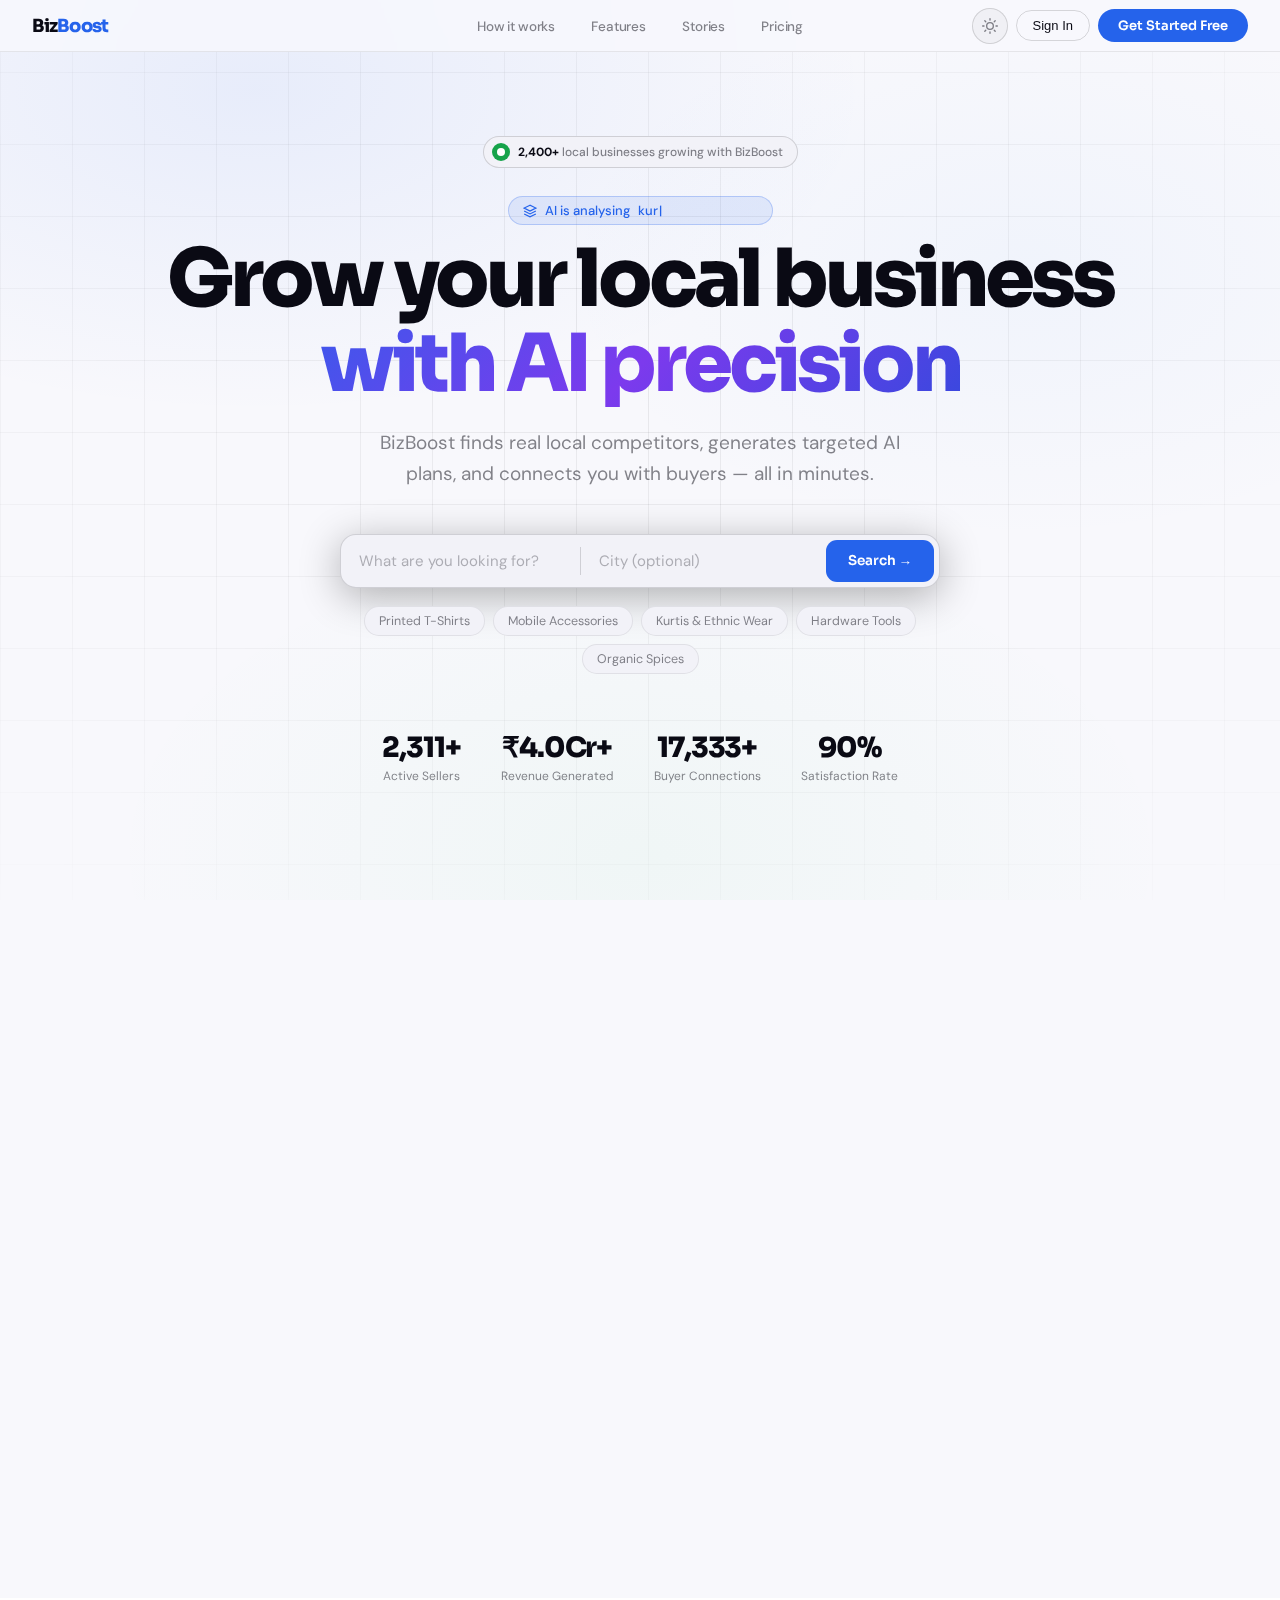
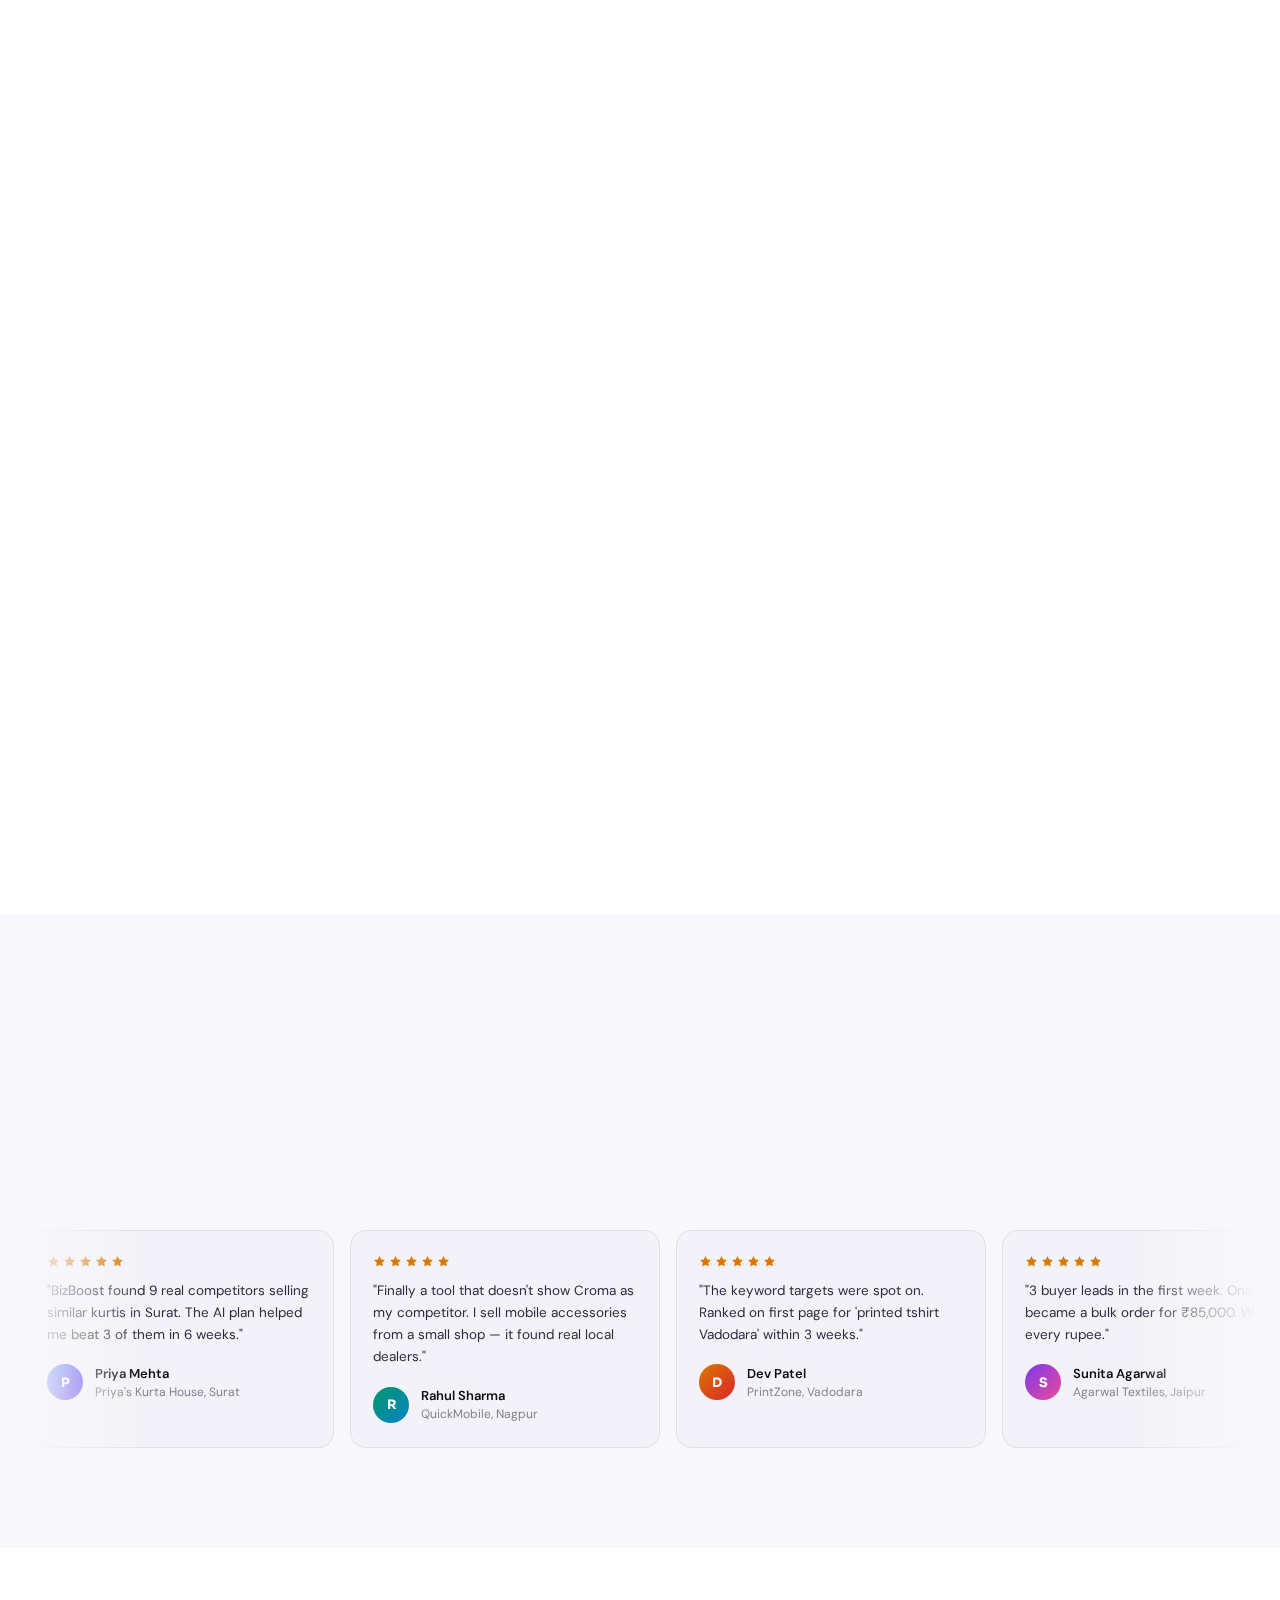
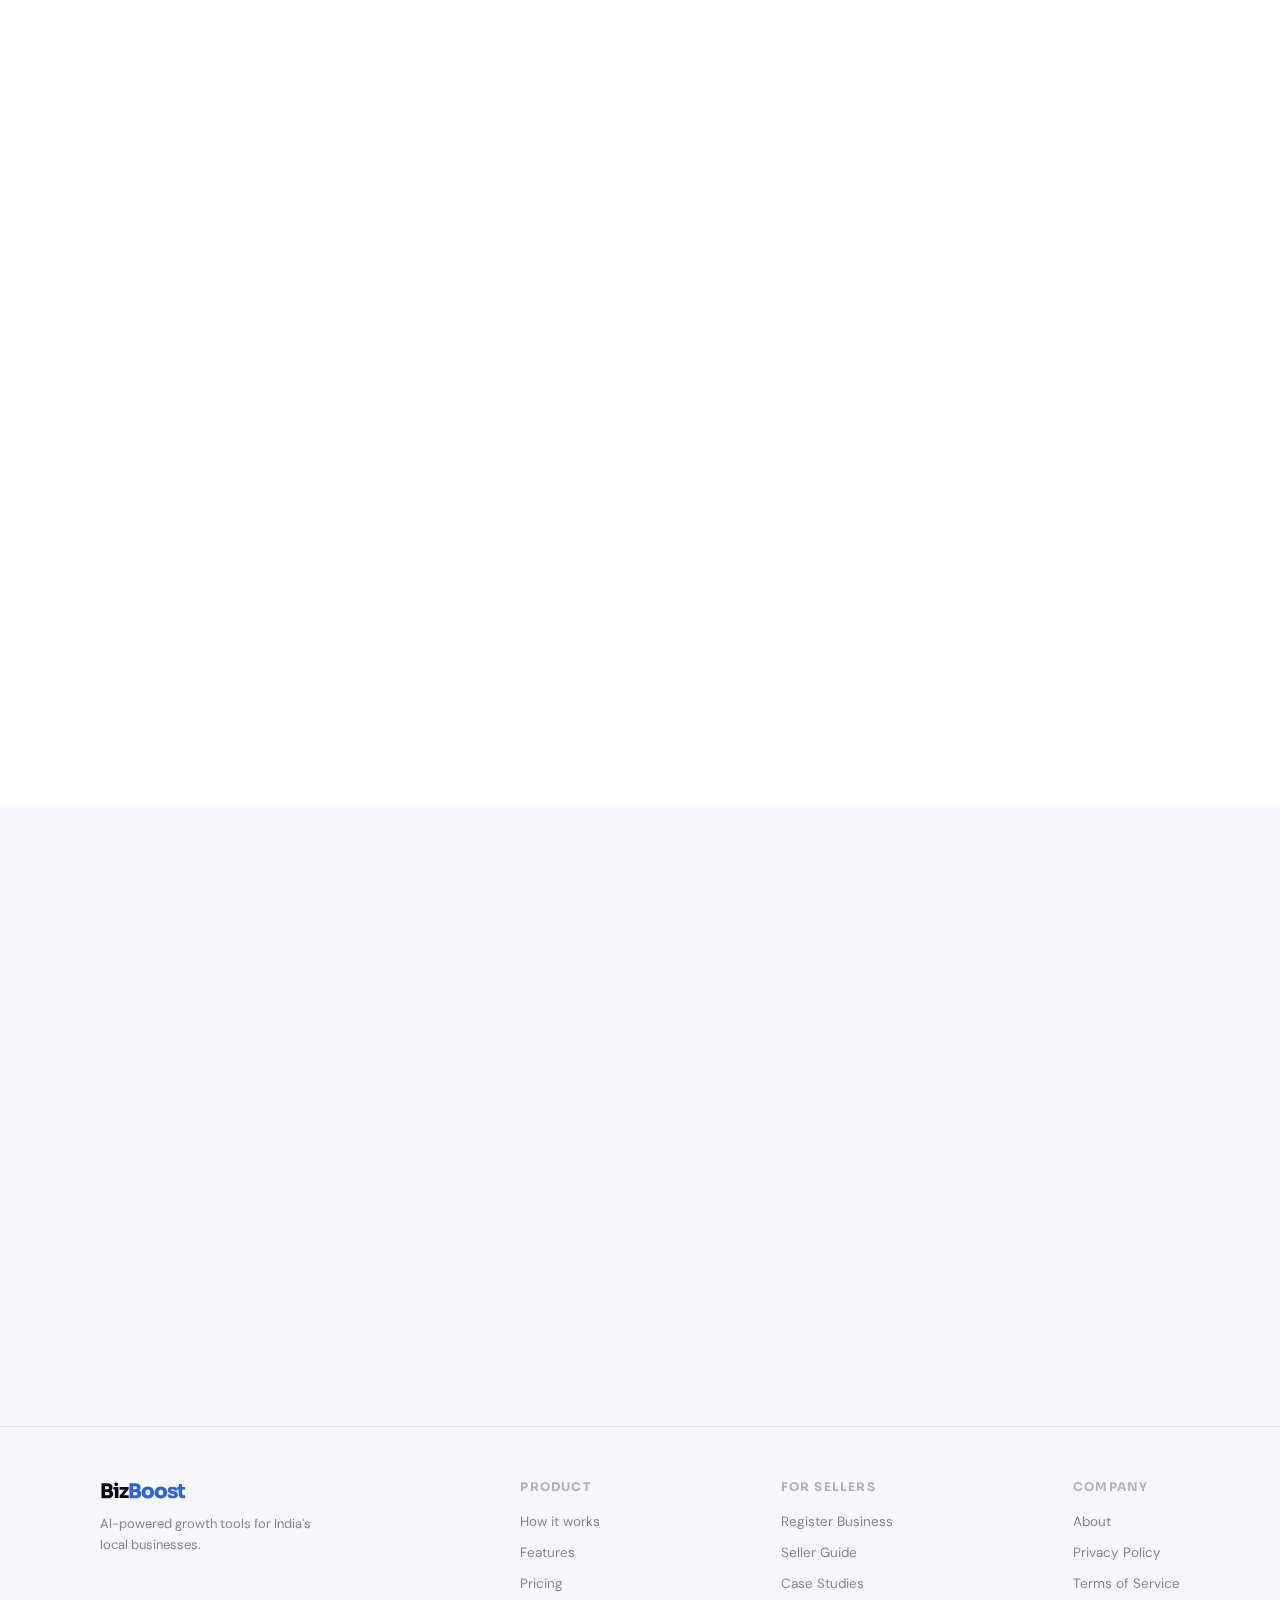
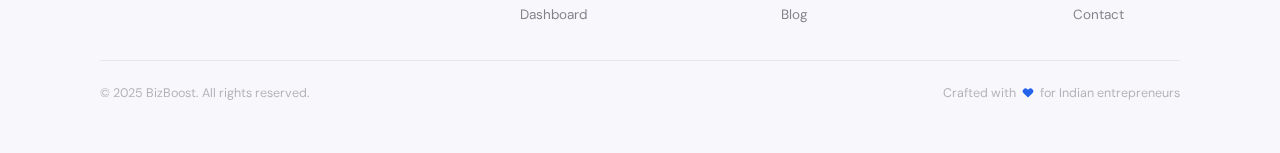
<file: index (14).html>
<!DOCTYPE html>
<html lang="en" data-theme="dark">
<head>
  <meta charset="UTF-8">
  <meta name="viewport" content="width=device-width, initial-scale=1.0">
  <title>BizBoost — Grow Your Local Business with AI</title>
  <link rel="preconnect" href="https://fonts.googleapis.com">
  <link rel="preconnect" href="https://fonts.gstatic.com" crossorigin>
  <link href="https://fonts.googleapis.com/css2?family=Sora:wght@300;400;500;600;700;800&family=DM+Sans:wght@300;400;500;600&display=swap" rel="stylesheet">
  <style>
    *, *::before, *::after { box-sizing: border-box; margin: 0; padding: 0; }

    /* ── THEMES ──────────────────────────────────────────────── */
    :root, [data-theme="dark"] {
      --bg: #060608;
      --surface: #0d0d10;
      --surface2: #14141a;
      --surface3: #1c1c24;
      --border: rgba(255,255,255,0.06);
      --border2: rgba(255,255,255,0.12);
      --text: #F0F0F5;
      --text2: #c8c8d4;
      --muted: rgba(240,240,245,0.5);
      --muted2: rgba(240,240,245,0.28);
      --accent: #2563EB;
      --accent-glow: rgba(37,99,235,0.35);
      --accent2: #60A5FA;
      --green: #22C55E;
      --orange: #F59E0B;
      --purple: #A78BFA;
      --red: #F87171;
      --nav-bg: rgba(6,6,8,0.75);
      --nav-border: rgba(255,255,255,0.07);
      --modal-bg: rgba(6,6,8,0.95);
      --card-bg: rgba(13,13,16,0.8);
      --input-bg: rgba(255,255,255,0.04);
      --input-border: rgba(255,255,255,0.1);
      --shadow: 0 24px 60px rgba(0,0,0,0.6);
      --r: 16px;
      --nav-h: 52px;
      color-scheme: dark;
    }

    [data-theme="light"] {
      --bg: #F8F8FC;
      --surface: #FFFFFF;
      --surface2: #F2F2F8;
      --surface3: #EAEAF2;
      --border: rgba(0,0,0,0.07);
      --border2: rgba(0,0,0,0.14);
      --text: #0A0A14;
      --text2: #2a2a40;
      --muted: rgba(10,10,20,0.5);
      --muted2: rgba(10,10,20,0.3);
      --accent: #2563EB;
      --accent-glow: rgba(37,99,235,0.2);
      --accent2: #1D4ED8;
      --green: #16A34A;
      --orange: #D97706;
      --purple: #7C3AED;
      --red: #DC2626;
      --nav-bg: rgba(248,248,252,0.82);
      --nav-border: rgba(0,0,0,0.08);
      --modal-bg: rgba(248,248,252,0.98);
      --card-bg: rgba(255,255,255,0.9);
      --input-bg: rgba(0,0,0,0.03);
      --input-border: rgba(0,0,0,0.12);
      --shadow: 0 24px 60px rgba(0,0,0,0.12);
      --r: 16px;
      --nav-h: 52px;
      color-scheme: light;
    }

    html { scroll-behavior: smooth; }

    /* ── SCROLL PROGRESS ────────────────────────────────────── */
    #scroll-progress {
      position: fixed; top: 0; left: 0; height: 3px; z-index: 9997;
      background: linear-gradient(90deg, var(--accent), var(--purple), var(--accent2));
      width: 0%; transition: width 0.1s linear;
      border-radius: 0 3px 3px 0;
    }

    /* ── RIPPLE EFFECT ──────────────────────────────────────── */
    .ripple-container { position: relative; overflow: hidden; }
    .ripple {
      position: absolute; border-radius: 50%;
      background: rgba(255,255,255,0.25); transform: scale(0);
      animation: ripple-anim 0.5s linear; pointer-events: none;
    }
    @keyframes ripple-anim { to { transform: scale(4); opacity: 0; } }

    /* ── MOBILE FLOATING CTA ────────────────────────────────── */
    .mobile-fab {
      display: none; position: fixed; bottom: 20px; left: 50%;
      transform: translateX(-50%); z-index: 190;
      background: var(--accent); color: #fff;
      font-family: 'Sora', sans-serif; font-size: 14px; font-weight: 700;
      padding: 14px 32px; border-radius: 50px; border: none;
      box-shadow: 0 8px 32px rgba(37,99,235,0.5);
      white-space: nowrap; cursor: pointer;
      transition: transform 0.2s, box-shadow 0.2s;
    }
    .mobile-fab:active { transform: translateX(-50%) scale(0.96); }
    @media (max-width: 640px) { .mobile-fab { display: block; } }

    body {
      font-family: 'DM Sans', -apple-system, BlinkMacSystemFont, sans-serif;
      background: var(--bg);
      color: var(--text);
      -webkit-font-smoothing: antialiased;
      overflow-x: hidden;
      cursor: none;
      transition: background 0.4s, color 0.4s;
    }
    @media (max-width: 640px) {
      body { padding-bottom: 80px; cursor: auto; }
      * { cursor: auto !important; }
      #cursor, #cursor-ring { display: none; }
    }

    /* ── CUSTOM CURSOR ─────────────────────────────────────── */
    #cursor {
      position: fixed; width: 9px; height: 9px;
      background: var(--accent); border-radius: 50%;
      pointer-events: none; z-index: 9999;
      transform: translate(-50%, -50%);
      transition: transform 0.08s, opacity 0.15s, width 0.2s, height 0.2s;
    }
    #cursor-ring {
      position: fixed; width: 34px; height: 34px;
      border: 1.5px solid rgba(37,99,235,0.5); border-radius: 50%;
      pointer-events: none; z-index: 9998;
      transform: translate(-50%, -50%);
      transition: width 0.25s cubic-bezier(0.25,0.46,0.45,0.94),
                  height 0.25s cubic-bezier(0.25,0.46,0.45,0.94),
                  border-color 0.25s;
    }
    #cursor-ring.hover { width: 52px; height: 52px; border-color: rgba(37,99,235,0.8); }
    body a, body button { cursor: none; }

    /* ── NAV ───────────────────────────────────────────────── */
    .nav {
      position: fixed; top: 0; left: 0; right: 0; z-index: 200;
      height: var(--nav-h);
      display: flex; align-items: center; justify-content: space-between;
      padding: 0 32px;
      background: var(--nav-bg);
      backdrop-filter: saturate(180%) blur(20px);
      -webkit-backdrop-filter: saturate(180%) blur(20px);
      border-bottom: 1px solid var(--nav-border);
      transition: background 0.35s, border-color 0.35s;
    }
    .nav-logo {
      font-family: 'Sora', sans-serif;
      font-size: 18px; font-weight: 800; color: var(--text);
      text-decoration: none; letter-spacing: -0.05em;
    }
    .nav-logo span { color: var(--accent); }
    .nav-links {
      display: flex; gap: 36px; list-style: none;
      position: absolute; left: 50%; transform: translateX(-50%);
    }
    .nav-links a {
      font-size: 13.5px; font-weight: 500; color: var(--muted); text-decoration: none;
      transition: color 0.15s; letter-spacing: -0.01em;
    }
    .nav-links a:hover { color: var(--text); }
    .nav-right { display: flex; gap: 8px; align-items: center; }

    /* Theme Toggle */
    .theme-toggle {
      width: 36px; height: 36px; border-radius: 50%;
      border: 1px solid var(--border2);
      background: var(--input-bg);
      display: flex; align-items: center; justify-content: center;
      cursor: none; transition: all 0.2s; position: relative; overflow: hidden;
      color: var(--muted);
      flex-shrink: 0;
    }
    .theme-toggle:hover { border-color: var(--accent); color: var(--accent); background: var(--accent-glow); }
    .theme-toggle svg { width: 16px; height: 16px; transition: transform 0.4s, opacity 0.2s; }
    .theme-toggle .icon-sun { position: absolute; }
    .theme-toggle .icon-moon { position: absolute; }
    [data-theme="dark"] .theme-toggle .icon-sun { opacity: 0; transform: rotate(90deg) scale(0.5); }
    [data-theme="dark"] .theme-toggle .icon-moon { opacity: 1; transform: rotate(0deg) scale(1); }
    [data-theme="light"] .theme-toggle .icon-sun { opacity: 1; transform: rotate(0deg) scale(1); }
    [data-theme="light"] .theme-toggle .icon-moon { opacity: 0; transform: rotate(-90deg) scale(0.5); }

    .btn-ghost {
      font-size: 13px; font-weight: 500; padding: 7px 16px;
      border-radius: 980px; border: 1px solid var(--border2);
      color: var(--text); text-decoration: none;
      background: transparent; transition: all 0.2s; cursor: none;
    }
    .btn-ghost:hover { background: var(--surface2); }
    .btn-accent {
      font-family: 'Sora', sans-serif;
      font-size: 13px; font-weight: 600; padding: 8px 20px;
      border-radius: 980px; border: none;
      background: var(--accent); color: #fff; text-decoration: none;
      transition: all 0.25s cubic-bezier(0.25,0.46,0.45,0.94);
      cursor: none; position: relative; overflow: hidden;
    }
    .btn-accent:hover { transform: scale(1.04); box-shadow: 0 6px 28px var(--accent-glow); }

    /* Hamburger — only shows on mobile */
    .nav-burger {
      display: none; flex-direction: column; gap: 5px;
      cursor: none; background: none; border: none; padding: 8px;
      width: 40px; height: 40px; align-items: center; justify-content: center;
    }
    .nav-burger span { width: 22px; height: 2px; background: var(--text); display: block; transition: all 0.35s cubic-bezier(0.23,1,0.32,1); border-radius: 2px; }
    .nav-burger.open span:nth-child(1) { transform: rotate(45deg) translate(5px,5px); }
    .nav-burger.open span:nth-child(2) { opacity: 0; transform: scaleX(0); }
    .nav-burger.open span:nth-child(3) { transform: rotate(-45deg) translate(5px,-5px); }

    /* ── MOBILE FULL-SCREEN MENU ───────────────────────────── */
    .nav-mobile-menu {
      display: none;
      position: fixed; inset: 0; z-index: 199;
      background: var(--bg);
      flex-direction: column;
      padding: 0 28px 40px;
      opacity: 0; pointer-events: none;
      transition: opacity 0.3s cubic-bezier(0.25,0.46,0.45,0.94);
      overflow-y: auto;
    }
    .nav-mobile-menu.open { opacity: 1; pointer-events: all; }

    /* Menu top bar */
    .mob-menu-top {
      display: flex; align-items: center; justify-content: space-between;
      height: 64px; flex-shrink: 0;
    }
    .mob-menu-close {
      width: 42px; height: 42px; border-radius: 50%;
      border: 1px solid var(--border2); background: var(--surface2);
      color: var(--text); display: flex; align-items: center; justify-content: center;
      cursor: pointer;
    }

    /* Big nav links */
    .mob-nav-links {
      display: flex; flex-direction: column;
      gap: 2px; flex: 1;
      margin-top: 20px;
    }
    .mob-nav-links a {
      display: flex; align-items: center; gap: 16px;
      font-family: 'Sora', sans-serif;
      font-size: 28px; font-weight: 800; letter-spacing: -0.04em;
      color: var(--text); text-decoration: none;
      padding: 14px 0;
      border-bottom: 1px solid var(--border);
      transition: color 0.2s, padding-left 0.25s;
      position: relative; overflow: hidden;
    }
    .mob-nav-links a:last-child { border-bottom: none; }
    .mob-nav-links a:active { color: var(--accent); padding-left: 6px; }
    .mob-link-num {
      font-size: 11px; font-weight: 700; letter-spacing: 0.1em;
      color: var(--muted2); font-family: 'DM Sans', sans-serif;
      min-width: 24px;
    }

    /* Auth buttons in menu */
    .mob-menu-actions {
      display: flex; flex-direction: column; gap: 12px;
      margin-top: 32px;
    }
    .mob-start-btn {
      display: flex; align-items: center; justify-content: center; gap: 10px;
      width: 100%; padding: 18px 24px;
      background: var(--accent); color: #fff; border: none; border-radius: 16px;
      font-family: 'Sora', sans-serif; font-size: 17px; font-weight: 700;
      cursor: pointer; transition: background 0.2s, transform 0.15s;
      letter-spacing: -0.02em;
    }
    .mob-start-btn:active { transform: scale(0.97); }
    .mob-signin-btn {
      width: 100%; padding: 16px 24px;
      background: transparent; color: var(--text); border: 1.5px solid var(--border2);
      border-radius: 16px; font-family: 'Sora', sans-serif;
      font-size: 16px; font-weight: 600; cursor: pointer;
      transition: background 0.2s, border-color 0.2s;
    }
    .mob-signin-btn:active { background: var(--surface2); }

    /* Menu footer */
    .mob-menu-footer {
      margin-top: 28px;
      display: flex; align-items: center; justify-content: space-between;
      flex-wrap: wrap; gap: 12px;
    }
    .mob-theme-btn {
      display: flex; align-items: center; gap: 10px;
      background: var(--surface2); border: 1px solid var(--border2);
      border-radius: 50px; padding: 10px 18px; color: var(--text);
      font-size: 14px; font-weight: 500; cursor: pointer;
      font-family: 'DM Sans', sans-serif;
    }
    .mob-theme-btn .icon-sun { display: none; }
    .mob-theme-btn .icon-moon { display: block; }
    [data-theme="light"] .mob-theme-btn .icon-sun { display: block; }
    [data-theme="light"] .mob-theme-btn .icon-moon { display: none; }
    .mob-menu-tagline { font-size: 12px; color: var(--muted2); }

    /* ── HERO ──────────────────────────────────────────────── */
    .hero {
      min-height: 100vh;
      display: flex; flex-direction: column; align-items: center;
      justify-content: center; text-align: center;
      padding: 120px 24px 100px;
      position: relative; overflow: hidden;
    }

    .hero-bg {
      position: absolute; inset: 0; z-index: 0;
      background: radial-gradient(ellipse 80% 60% at 20% 10%, rgba(37,99,235,0.14) 0%, transparent 60%),
                  radial-gradient(ellipse 60% 50% at 80% 30%, rgba(96,165,250,0.08) 0%, transparent 60%),
                  radial-gradient(ellipse 70% 60% at 50% 95%, rgba(34,197,94,0.05) 0%, transparent 60%);
      animation: meshshift 14s ease-in-out infinite alternate;
    }
    [data-theme="light"] .hero-bg {
      background: radial-gradient(ellipse 80% 60% at 20% 10%, rgba(37,99,235,0.08) 0%, transparent 60%),
                  radial-gradient(ellipse 60% 50% at 80% 30%, rgba(96,165,250,0.05) 0%, transparent 60%),
                  radial-gradient(ellipse 70% 60% at 50% 95%, rgba(34,197,94,0.04) 0%, transparent 60%);
    }
    @keyframes meshshift {
      0%   { filter: hue-rotate(0deg); }
      100% { filter: hue-rotate(12deg); opacity: 0.85; }
    }

    .hero-grid {
      position: absolute; inset: 0; z-index: 0;
      background-image:
        linear-gradient(var(--border) 1px, transparent 1px),
        linear-gradient(90deg, var(--border) 1px, transparent 1px);
      background-size: 72px 72px;
      mask-image: radial-gradient(ellipse 90% 80% at 50% 40%, black, transparent);
      -webkit-mask-image: radial-gradient(ellipse 90% 80% at 50% 40%, black, transparent);
    }

    .hero-badge {
      display: inline-flex; align-items: center; gap: 8px;
      padding: 6px 14px 6px 8px;
      background: var(--surface2); border: 1px solid var(--border2);
      border-radius: 980px; font-size: 12px; font-weight: 500;
      color: var(--muted); margin-bottom: 28px;
      position: relative; z-index: 1;
      animation: fadeup 0.7s both;
    }
    .hero-badge-dot {
      width: 18px; height: 18px; background: var(--green);
      border-radius: 50%; display: flex; align-items: center; justify-content: center;
      flex-shrink: 0;
    }
    .hero-badge-dot::after {
      content: ''; width: 8px; height: 8px; background: #fff; border-radius: 50%;
    }
    .hero-badge strong { color: var(--text); }

    .hero-h1 {
      font-family: 'Sora', sans-serif;
      font-size: clamp(42px, 7vw, 80px);
      font-weight: 800; letter-spacing: -0.05em; line-height: 1.06;
      position: relative; z-index: 1;
      animation: fadeup 0.7s 0.1s both;
    }
    .hero-h1 .line2 {
      display: block;
      background: linear-gradient(135deg, var(--accent) 0%, var(--purple) 50%, var(--accent2) 100%);
      -webkit-background-clip: text; -webkit-text-fill-color: transparent;
      background-clip: text;
    }
    .hero-sub {
      margin-top: 20px; font-size: clamp(16px, 2vw, 19px);
      color: var(--muted); max-width: 540px; line-height: 1.65;
      position: relative; z-index: 1;
      animation: fadeup 0.7s 0.2s both;
    }

    /* Buyer search bar */
    .buyer-bar {
      display: flex; gap: 0; margin-top: 44px;
      background: var(--surface2); border: 1px solid var(--border2);
      border-radius: 16px; overflow: hidden;
      max-width: 600px; width: 100%;
      position: relative; z-index: 1;
      box-shadow: 0 8px 40px rgba(0,0,0,0.3);
      animation: fadeup 0.7s 0.3s both;
      transition: border-color 0.2s, box-shadow 0.2s;
    }
    .buyer-bar:focus-within {
      border-color: var(--accent);
      box-shadow: 0 0 0 4px var(--accent-glow), 0 8px 40px rgba(0,0,0,0.3);
    }
    .buyer-bar input {
      flex: 1; padding: 16px 18px; background: transparent; border: none; outline: none;
      font-family: inherit; font-size: 15px; color: var(--text);
      min-width: 0;
    }
    .buyer-bar input::placeholder { color: var(--muted2); }
    .buyer-divider { width: 1px; background: var(--border2); margin: 12px 0; flex-shrink: 0; }
    .buyer-bar-btn {
      padding: 12px 22px; background: var(--accent); color: #fff; border: none;
      font-family: 'Sora', sans-serif; font-size: 13.5px; font-weight: 600;
      cursor: none; transition: background 0.2s; margin: 5px; border-radius: 11px;
      white-space: nowrap;
    }
    .buyer-bar-btn:hover { background: #1D4ED8; }

    .hero-chips {
      display: flex; flex-wrap: wrap; gap: 8px; justify-content: center;
      margin-top: 18px; position: relative; z-index: 1;
      animation: fadeup 0.7s 0.4s both;
      max-width: 600px; width: 100%;
    }
    .hero-chip {
      padding: 6px 14px; background: var(--surface2); border: 1px solid var(--border);
      border-radius: 980px; font-size: 12.5px; color: var(--muted);
      cursor: none; transition: all 0.2s;
    }
    .hero-chip:hover { border-color: var(--accent); color: var(--accent); }

    .hero-stats {
      display: flex; gap: 40px; margin-top: 56px; position: relative; z-index: 1;
      animation: fadeup 0.7s 0.5s both;
    }
    .hero-stat { text-align: center; }
    .hero-stat-num {
      font-family: 'Sora', sans-serif;
      font-size: 28px; font-weight: 800; letter-spacing: -0.04em; color: var(--text);
    }
    .hero-stat-label { font-size: 12px; color: var(--muted); margin-top: 3px; }

    /* Typing */
    .typing-wrapper {
      position: relative; z-index: 1; margin-bottom: 12px;
      animation: fadeup 0.7s 0.05s both;
    }
    .typing-tag {
      display: inline-flex; align-items: center; gap: 8px;
      font-size: 13px; font-weight: 500; color: var(--accent);
      background: rgba(37,99,235,0.1); border: 1px solid rgba(37,99,235,0.25);
      padding: 5px 14px; border-radius: 980px;
    }
    .typing-tag #typingText {
      min-width: 120px; text-align: left;
    }
    .typing-tag #typingText::after {
      content: '|'; animation: blink 1s step-end infinite; margin-left: 1px;
    }
    @keyframes blink { 50% { opacity: 0; } }

    /* ── SECTIONS ──────────────────────────────────────────── */
    section { padding: 100px 24px; }
    .section-label {
      display: inline-block; font-size: 11.5px; font-weight: 600;
      letter-spacing: 0.12em; text-transform: uppercase;
      color: var(--accent); margin-bottom: 16px;
    }
    .section-h2 {
      font-family: 'Sora', sans-serif;
      font-size: clamp(30px, 4.5vw, 52px); font-weight: 800;
      letter-spacing: -0.05em; line-height: 1.1; color: var(--text);
    }
    .section-sub {
      font-size: 17px; color: var(--muted); line-height: 1.65;
      max-width: 500px; margin-top: 14px;
    }
    .container { max-width: 1080px; margin: 0 auto; }
    .text-center { text-align: center; }
    .text-center .section-sub { margin: 14px auto 0; }

    /* ── HOW IT WORKS ──────────────────────────────────────── */
    #how { background: var(--bg); }
    .steps-grid {
      display: grid; grid-template-columns: repeat(3, 1fr); gap: 20px;
      margin-top: 56px;
    }
    .step-card {
      background: var(--surface);
      border: 1px solid var(--border);
      border-radius: var(--r); padding: 32px 28px;
      transition: border-color 0.25s, transform 0.25s, box-shadow 0.25s;
      position: relative; overflow: hidden;
    }
    .step-card::before {
      content: ''; position: absolute; inset: 0;
      background: radial-gradient(ellipse 80% 60% at 50% -20%, var(--accent-glow), transparent);
      opacity: 0; transition: opacity 0.35s;
    }
    .step-card:hover { border-color: var(--accent); transform: translateY(-4px); box-shadow: 0 20px 48px rgba(0,0,0,0.25); }
    .step-card:hover::before { opacity: 1; }
    .step-card:hover .step-icon { transform: scale(1.1); }
    .step-icon { transition: transform 0.3s; }
    .step-num {
      font-family: 'Sora', sans-serif;
      font-size: 11px; font-weight: 700; letter-spacing: 0.1em;
      color: var(--accent); background: rgba(37,99,235,0.1);
      border: 1px solid rgba(37,99,235,0.2); border-radius: 6px;
      padding: 3px 9px; display: inline-block; margin-bottom: 20px;
    }
    .step-icon {
      width: 48px; height: 48px; background: var(--surface2);
      border: 1px solid var(--border2); border-radius: 12px;
      display: flex; align-items: center; justify-content: center;
      margin-bottom: 20px; color: var(--accent);
    }
    .step-icon svg { width: 22px; height: 22px; }
    .step-h { font-family: 'Sora', sans-serif; font-size: 18px; font-weight: 700; letter-spacing: -0.03em; color: var(--text); margin-bottom: 10px; }
    .step-p { font-size: 14px; color: var(--muted); line-height: 1.65; }

    /* ── FEATURES ──────────────────────────────────────────── */
    #features { background: var(--surface); }
    .features-grid {
      display: grid; grid-template-columns: repeat(3, 1fr); gap: 16px;
      margin-top: 56px;
    }
    .feat-card {
      background: var(--surface2); border: 1px solid var(--border);
      border-radius: var(--r); padding: 28px 26px;
      transition: border-color 0.3s, transform 0.3s, box-shadow 0.3s;
      position: relative; overflow: hidden;
    }
    .feat-card::after {
      content: ''; position: absolute; inset: 0;
      background: radial-gradient(ellipse 80% 60% at 50% -20%, var(--accent-glow), transparent);
      opacity: 0; transition: opacity 0.4s;
    }
    .feat-card:hover { border-color: var(--accent); transform: translateY(-5px); box-shadow: 0 20px 48px rgba(0,0,0,0.25); }
    .feat-card:hover::after { opacity: 1; }
    .feat-icon {
      width: 48px; height: 48px; display: flex; align-items: center; justify-content: center;
      border-radius: 12px; margin-bottom: 18px; position: relative; z-index: 1;
      transition: transform 0.3s;
    }
    .feat-card:hover .feat-icon { transform: scale(1.1) rotate(-4deg); }
    .feat-icon svg { width: 24px; height: 24px; }
    .fi-blue  { background: rgba(37,99,235,0.12);  color: var(--accent); border: 1px solid rgba(37,99,235,0.25); }
    .fi-green { background: rgba(34,197,94,0.12);  color: var(--green);  border: 1px solid rgba(34,197,94,0.25); }
    .fi-purple{ background: rgba(167,139,250,0.12);color: var(--purple); border: 1px solid rgba(167,139,250,0.25); }
    .fi-orange{ background: rgba(245,158,11,0.12); color: var(--orange); border: 1px solid rgba(245,158,11,0.25); }
    .fi-red   { background: rgba(248,113,113,0.12);color: var(--red);    border: 1px solid rgba(248,113,113,0.25); }
    .fi-cyan  { background: rgba(6,182,212,0.12);  color: #06B6D4;       border: 1px solid rgba(6,182,212,0.25); }
    .feat-h { font-family: 'Sora', sans-serif; font-size: 16px; font-weight: 700; letter-spacing: -0.03em; color: var(--text); margin-bottom: 8px; position: relative; z-index: 1; }
    .feat-p { font-size: 13.5px; color: var(--muted); line-height: 1.65; position: relative; z-index: 1; }
    .feat-tags { display: flex; flex-wrap: wrap; gap: 6px; margin-top: 14px; position: relative; z-index: 1; }
    .feat-tag {
      font-size: 11.5px; font-weight: 500; padding: 4px 10px;
      background: rgba(37,99,235,0.1); color: var(--accent);
      border-radius: 6px;
    }

    /* ── TESTIMONIALS ──────────────────────────────────────── */
    #proof { background: var(--bg); overflow: hidden; }
    .proof-track-wrap { overflow: hidden; position: relative; margin-top: 52px; }
    .proof-track-wrap::before, .proof-track-wrap::after {
      content: ''; position: absolute; top: 0; bottom: 0; width: 120px; z-index: 2;
      pointer-events: none;
    }
    .proof-track-wrap::before { left: 0; background: linear-gradient(90deg, var(--bg), transparent); }
    .proof-track-wrap::after { right: 0; background: linear-gradient(-90deg, var(--bg), transparent); }
    .proof-track {
      display: flex; gap: 16px;
      animation: scrolltrack 52s linear infinite;
      width: max-content;
    }
    .proof-track:hover { animation-play-state: paused; }
    @keyframes scrolltrack { to { transform: translateX(-50%); } }
    .tcard {
      width: 310px; flex-shrink: 0;
      background: var(--surface2); border: 1px solid var(--border);
      border-radius: var(--r); padding: 24px 22px;
      transition: border-color 0.2s;
    }
    .tcard:hover { border-color: var(--border2); }
    .tcard-stars { display: flex; gap: 3px; margin-bottom: 12px; }
    .tcard-body { font-size: 13.5px; color: var(--text2); line-height: 1.65; margin-bottom: 18px; }
    .tcard-author { display: flex; align-items: center; gap: 12px; }
    .tcard-avatar {
      width: 36px; height: 36px; border-radius: 50%;
      display: flex; align-items: center; justify-content: center;
      font-family: 'Sora', sans-serif;
      font-size: 13px; font-weight: 700; color: #fff; flex-shrink: 0;
    }
    .av1 { background: linear-gradient(135deg, #2563EB, #7C3AED); }
    .av2 { background: linear-gradient(135deg, #059669, #0284C7); }
    .av3 { background: linear-gradient(135deg, #D97706, #DC2626); }
    .av4 { background: linear-gradient(135deg, #7C3AED, #EC4899); }
    .av5 { background: linear-gradient(135deg, #0284C7, #2563EB); }
    .av6 { background: linear-gradient(135deg, #EC4899, #F97316); }
    .tcard-name { font-size: 13px; font-weight: 600; color: var(--text); }
    .tcard-biz { font-size: 12px; color: var(--muted); margin-top: 2px; }

    /* ── PRICING ───────────────────────────────────────────── */
    #pricing { background: var(--surface); }
    .pricing-grid {
      display: grid; grid-template-columns: repeat(3, 1fr); gap: 20px;
      margin-top: 56px; align-items: start;
    }
    .price-card {
      background: var(--surface2); border: 1px solid var(--border);
      border-radius: var(--r); padding: 32px 28px;
      transition: border-color 0.25s, transform 0.25s, box-shadow 0.25s;
    }
    .price-card:hover { border-color: var(--border2); transform: translateY(-4px); }
    .price-card.featured {
      background: var(--accent); border-color: var(--accent);
      box-shadow: 0 0 60px rgba(37,99,235,0.35);
    }
    .price-card.featured:hover { transform: translateY(-6px); box-shadow: 0 0 80px rgba(37,99,235,0.45); }
    .price-label { font-size: 11px; font-weight: 700; letter-spacing: 0.12em; text-transform: uppercase; color: var(--muted); margin-bottom: 14px; }
    .price-card.featured .price-label { color: rgba(255,255,255,0.7); }
    .price-amount { font-family: 'Sora', sans-serif; font-size: 44px; font-weight: 800; letter-spacing: -0.05em; color: var(--text); line-height: 1; }
    .price-card.featured .price-amount { color: #fff; }
    .price-amount sup { font-size: 20px; vertical-align: top; margin-top: 8px; display: inline-block; }
    .price-amount span { font-size: 16px; font-weight: 400; color: var(--muted); letter-spacing: 0; }
    .price-card.featured .price-amount span { color: rgba(255,255,255,0.6); }
    .price-desc { font-size: 13.5px; color: var(--muted); margin-top: 12px; line-height: 1.55; }
    .price-card.featured .price-desc { color: rgba(255,255,255,0.75); }
    .price-div { height: 1px; background: var(--border); margin: 22px 0; }
    .price-card.featured .price-div { background: rgba(255,255,255,0.2); }
    .price-features { list-style: none; display: flex; flex-direction: column; gap: 10px; }
    .price-features li { font-size: 13.5px; color: var(--muted); display: flex; align-items: flex-start; gap: 10px; }
    .price-card.featured .price-features li { color: rgba(255,255,255,0.85); }
    .price-features li::before { content: '✓'; color: var(--green); font-weight: 700; flex-shrink: 0; margin-top: 1px; }
    .price-card.featured .price-features li::before { color: #fff; }
    .price-cta {
      display: block; width: 100%; margin-top: 28px;
      padding: 13px 20px; border-radius: 980px; border: 1px solid var(--border2);
      background: transparent; font-family: 'Sora', sans-serif;
      font-size: 13.5px; font-weight: 600; color: var(--text);
      text-align: center; cursor: none; transition: all 0.2s;
    }
    .price-cta:hover { background: var(--surface3); }
    .price-card.featured .price-cta { background: rgba(255,255,255,0.15); border-color: rgba(255,255,255,0.3); color: #fff; }
    .price-card.featured .price-cta:hover { background: rgba(255,255,255,0.25); }

    /* ── CTA BANNER ────────────────────────────────────────── */
    #cta { background: var(--bg); }
    .cta-box {
      background: linear-gradient(135deg, rgba(37,99,235,0.12) 0%, rgba(124,58,237,0.08) 100%);
      border: 1px solid var(--border2);
      border-radius: 24px; padding: 72px 48px; text-align: center;
      position: relative; overflow: hidden;
    }
    .cta-box::before {
      content: ''; position: absolute;
      top: -80px; left: 50%; transform: translateX(-50%);
      width: 400px; height: 400px;
      background: radial-gradient(circle, rgba(37,99,235,0.15), transparent 70%);
      pointer-events: none;
    }
    .cta-box .section-h2 { position: relative; }
    .cta-box .section-sub { position: relative; margin: 0 auto; margin-top: 14px; }
    .cta-email-row {
      display: flex; gap: 10px; max-width: 440px; margin: 36px auto 0;
      position: relative;
    }
    .cta-email-row input {
      flex: 1; padding: 13px 18px; background: var(--surface2);
      border: 1px solid var(--border2); border-radius: 12px;
      font-family: inherit; font-size: 14px; color: var(--text); outline: none;
      transition: border-color 0.2s;
    }
    .cta-email-row input:focus { border-color: var(--accent); }
    .cta-email-row input::placeholder { color: var(--muted2); }
    .cta-email-row .btn-accent { white-space: nowrap; padding: 13px 24px; border-radius: 12px; }

    /* ── FOOTER ────────────────────────────────────────────── */
    footer {
      padding: 52px 24px;
      border-top: 1px solid var(--border);
      background: var(--bg);
    }
    .footer-inner {
      max-width: 1080px; margin: 0 auto;
      display: flex; justify-content: space-between; align-items: flex-start;
      flex-wrap: wrap; gap: 40px;
    }
    .footer-brand .nav-logo { font-size: 20px; }
    .footer-brand p { font-size: 13px; color: var(--muted); margin-top: 10px; max-width: 240px; line-height: 1.6; }
    .footer-links-group h4 { font-family: 'Sora', sans-serif; font-size: 12px; font-weight: 700; letter-spacing: 0.1em; text-transform: uppercase; color: var(--muted2); margin-bottom: 16px; }
    .footer-links-group ul { list-style: none; display: flex; flex-direction: column; gap: 10px; }
    .footer-links-group a { font-size: 13.5px; color: var(--muted); text-decoration: none; transition: color 0.15s; }
    .footer-links-group a:hover { color: var(--text); }
    .footer-bottom { max-width: 1080px; margin: 36px auto 0; padding-top: 24px; border-top: 1px solid var(--border); display: flex; justify-content: space-between; align-items: center; flex-wrap: wrap; gap: 12px; }
    .footer-bottom p { font-size: 12.5px; color: var(--muted2); }

    /* ── AUTH MODAL ────────────────────────────────────────── */
    .modal-overlay {
      position: fixed; inset: 0; z-index: 500;
      background: rgba(0,0,0,0.72); backdrop-filter: blur(14px); -webkit-backdrop-filter: blur(14px);
      display: flex; align-items: center; justify-content: center;
      padding: 20px;
      opacity: 0; pointer-events: none; transition: opacity 0.3s;
    }
    .modal-overlay.open { opacity: 1; pointer-events: all; }
    .modal-box {
      background: var(--surface); border: 1px solid var(--border2);
      border-radius: 22px; width: 100%; max-width: 440px;
      box-shadow: var(--shadow);
      transform: translateY(22px) scale(0.97); transition: transform 0.32s cubic-bezier(0.34,1.56,0.64,1);
      overflow: hidden;
    }
    .modal-overlay.open .modal-box { transform: translateY(0) scale(1); }

    /* Header */
    .modal-header {
      padding: 22px 26px 0;
      display: flex; align-items: center; justify-content: space-between;
    }
    .modal-logo { font-family: 'Sora', sans-serif; font-size: 17px; font-weight: 800; letter-spacing: -0.05em; color: var(--text); }
    .modal-logo span { color: var(--accent); }
    .modal-close {
      width: 30px; height: 30px; border-radius: 50%; border: 1px solid var(--border2);
      background: var(--surface2); color: var(--muted);
      display: flex; align-items: center; justify-content: center; cursor: none;
      transition: all 0.2s;
    }
    .modal-close:hover { background: var(--surface3); color: var(--text); }

    /* Role Toggle — the big pill at top */
    .role-toggle-wrap {
      padding: 18px 26px 0;
    }
    .role-toggle {
      display: grid; grid-template-columns: 1fr 1fr;
      background: var(--surface2); border: 1px solid var(--border);
      border-radius: 12px; padding: 4px; gap: 4px;
    }
    .role-btn {
      display: flex; align-items: center; justify-content: center; gap: 7px;
      padding: 10px 14px; border-radius: 9px; border: none;
      background: transparent; cursor: none;
      font-family: 'Sora', sans-serif; font-size: 13px; font-weight: 700;
      color: var(--muted); transition: all 0.22s; position: relative;
    }
    .role-btn svg { width: 15px; height: 15px; flex-shrink: 0; }
    .role-btn.seller-on {
      background: rgba(37,99,235,0.15); color: var(--accent);
      box-shadow: 0 1px 8px rgba(37,99,235,0.18);
    }
    .role-btn.buyer-on {
      background: rgba(34,197,94,0.12); color: var(--green);
      box-shadow: 0 1px 8px rgba(34,197,94,0.15);
    }
    .role-badge {
      font-size: 9px; font-weight: 700; letter-spacing: 0.06em; text-transform: uppercase;
      padding: 2px 6px; border-radius: 4px; margin-left: 2px;
    }
    .seller-badge { background: rgba(37,99,235,0.18); color: var(--accent); }
    .buyer-badge  { background: rgba(34,197,94,0.14); color: var(--green); }

    /* Context label that changes based on role */
    .role-context {
      padding: 10px 26px 0;
      font-size: 12px; color: var(--muted2); line-height: 1.5;
      transition: opacity 0.2s;
    }

    /* Action tabs (Sign In / Register) */
    .modal-tabs {
      display: flex; padding: 14px 26px 0; gap: 4px;
      border-bottom: 1px solid var(--border);
    }
    .modal-tab {
      flex: 1; padding: 8px 14px; background: transparent; border: none;
      font-family: 'Sora', sans-serif; font-size: 13px; font-weight: 600;
      color: var(--muted); cursor: none; transition: color 0.18s;
      border-bottom: 2px solid transparent; margin-bottom: -1px;
    }
    .modal-tab.on { color: var(--accent); border-bottom-color: var(--accent); }
    /* Buyer mode: green underline */
    .modal-box.buyer-mode .modal-tab.on { color: var(--green); border-bottom-color: var(--green); }

    .modal-body { padding: 22px 26px 26px; }

    /* Form submit colors */
    .form-submit.buyer-submit { background: var(--green); }
    .form-submit.buyer-submit:hover:not(:disabled) { background: #16A34A; box-shadow: 0 6px 24px rgba(34,197,94,0.3); }
    [data-theme="light"] .form-submit.buyer-submit:hover:not(:disabled) { box-shadow: 0 6px 24px rgba(22,163,74,0.28); }

    .form-group { margin-bottom: 16px; }
    .form-label {
      display: block; font-size: 12px; font-weight: 600;
      letter-spacing: 0.04em; color: var(--muted); margin-bottom: 7px;
      text-transform: uppercase;
    }
    .form-input {
      width: 100%; padding: 12px 16px;
      background: var(--input-bg); border: 1px solid var(--input-border);
      border-radius: 10px; font-family: inherit; font-size: 14.5px; color: var(--text);
      outline: none; transition: border-color 0.2s, box-shadow 0.2s;
    }
    .form-input:focus {
      border-color: var(--accent);
      box-shadow: 0 0 0 3px var(--accent-glow);
    }
    .form-input::placeholder { color: var(--muted2); }
    .form-input.error { border-color: var(--red); box-shadow: 0 0 0 3px rgba(248,113,113,0.15); }

    .form-row { display: grid; grid-template-columns: 1fr 1fr; gap: 12px; }

    .form-select {
      width: 100%; padding: 12px 16px;
      background: var(--input-bg); border: 1px solid var(--input-border);
      border-radius: 10px; font-family: inherit; font-size: 14.5px; color: var(--text);
      outline: none; transition: border-color 0.2s; cursor: none;
      -webkit-appearance: none; appearance: none;
      background-image: url("data:image/svg+xml,%3Csvg xmlns='http://www.w3.org/2000/svg' width='12' height='8' viewBox='0 0 12 8'%3E%3Cpath fill='%23888' d='M1 1l5 5 5-5'/%3E%3C/svg%3E");
      background-repeat: no-repeat; background-position: right 14px center;
    }
    .form-select:focus { border-color: var(--accent); box-shadow: 0 0 0 3px var(--accent-glow); }
    .form-select option { background: var(--surface2); color: var(--text); }

    .form-err {
      display: none; padding: 10px 14px; background: rgba(248,113,113,0.1);
      border: 1px solid rgba(248,113,113,0.3); border-radius: 8px;
      font-size: 13px; color: var(--red); margin-bottom: 16px;
    }
    .form-err.show { display: block; }

    .form-success {
      display: none; padding: 10px 14px; background: rgba(34,197,94,0.1);
      border: 1px solid rgba(34,197,94,0.3); border-radius: 8px;
      font-size: 13px; color: var(--green); margin-bottom: 16px;
    }
    .form-success.show { display: block; }

    .form-submit {
      width: 100%; padding: 13px 20px;
      background: var(--accent); border: none; border-radius: 10px;
      font-family: 'Sora', sans-serif; font-size: 14px; font-weight: 700;
      color: #fff; cursor: none; transition: all 0.25s;
      position: relative; overflow: hidden; margin-top: 4px;
    }
    .form-submit:hover:not(:disabled) { background: #1D4ED8; box-shadow: 0 6px 24px var(--accent-glow); transform: translateY(-1px); }
    .form-submit:disabled { opacity: 0.6; }

    .form-footer { text-align: center; margin-top: 18px; font-size: 13px; color: var(--muted); }
    .form-footer a { color: var(--accent); text-decoration: none; }
    .form-footer a:hover { text-decoration: underline; }

    .form-divider {
      display: flex; align-items: center; gap: 12px;
      margin: 18px 0; color: var(--muted2); font-size: 12px;
    }
    .form-divider::before, .form-divider::after {
      content: ''; flex: 1; height: 1px; background: var(--border);
    }

    /* Password toggle */
    .input-wrap { position: relative; }
    .input-wrap .form-input { padding-right: 44px; }
    .pwd-toggle {
      position: absolute; right: 12px; top: 50%; transform: translateY(-50%);
      background: none; border: none; color: var(--muted); cursor: none;
      padding: 4px; display: flex; align-items: center;
    }
    .pwd-toggle:hover { color: var(--text); }
    .pwd-toggle svg { width: 18px; height: 18px; }

    /* ── SELLER SECTION ────────────────────────────────────── */
    #sellers { background: var(--surface); }
    .seller-grid {
      display: grid; grid-template-columns: repeat(auto-fill, minmax(260px, 1fr)); gap: 16px;
      margin-top: 40px;
    }
    .seller-card {
      background: var(--surface2); border: 1px solid var(--border);
      border-radius: var(--r); padding: 22px 20px;
      transition: border-color 0.2s, transform 0.2s;
    }
    .seller-card:hover { border-color: var(--border2); transform: translateY(-3px); }
    .seller-cat { font-size: 11px; font-weight: 600; letter-spacing: 0.08em; text-transform: uppercase; color: var(--muted2); margin-bottom: 8px; }
    .seller-name { font-family: 'Sora', sans-serif; font-size: 16px; font-weight: 700; color: var(--text); letter-spacing: -0.03em; margin-bottom: 4px; }
    .seller-loc { font-size: 12.5px; color: var(--muted); }

    /* Demo sellers */
    .demo-sellers { display: grid; grid-template-columns: repeat(auto-fill, minmax(260px, 1fr)); gap: 16px; margin-top: 40px; }

    /* ── ANIMATIONS ────────────────────────────────────────── */
    @keyframes fadeup {
      from { opacity: 0; transform: translateY(20px); }
      to   { opacity: 1; transform: translateY(0); }
    }
    .reveal {
      opacity: 0; transform: translateY(28px);
      transition: opacity 0.65s cubic-bezier(0.25,0.46,0.45,0.94),
                  transform 0.65s cubic-bezier(0.25,0.46,0.45,0.94);
    }
    .reveal.visible { opacity: 1; transform: translateY(0); }

    /* ── RESPONSIVE ────────────────────────────────────────── */

    /* Tablet: 2-col features */
    @media (max-width: 960px) {
      .features-grid { grid-template-columns: repeat(2, 1fr); gap: 14px; }
      .steps-grid { grid-template-columns: 1fr; }
      .pricing-grid { grid-template-columns: 1fr; gap: 16px; }
    }

    /* ── TABLET (768px) ─────────────────────────────────── */
    @media (max-width: 768px) {
      .nav-links { display: none; }
      .nav-right  { display: none; }
      .nav-burger { display: flex; }
      .nav-mobile-menu { display: flex; }
      .nav { padding: 0 20px; }
      section { padding: 80px 24px; }
      .hero { padding: 100px 24px 88px; min-height: auto; }
      .features-grid { grid-template-columns: 1fr; gap: 14px; }
      .form-row { grid-template-columns: 1fr; }
      .feat-card.wide { grid-template-columns: 1fr; }
      .footer-inner { flex-direction: column; gap: 36px; }
      .footer-bottom { flex-direction: column; align-items: flex-start; gap: 8px; }
      .cta-box { padding: 56px 28px; }
      .cta-email-row { flex-direction: column; gap: 12px; }
      .cta-email-row .btn-accent { width: 100%; text-align: center; }
      .modal-overlay { align-items: flex-end; padding: 0; }
      .modal-box { border-radius: 28px 28px 0 0; max-width: 100%; max-height: 92vh; overflow-y: auto; }
    }

    /* ── MOBILE (480px) — ground-up ─────────────────────── */
    @media (max-width: 480px) {

      /* Nav: clean, just logo + burger */
      .nav { padding: 0 20px; height: 60px; }
      .nav-logo { font-size: 20px; }

      /* Hero: open, left-aligned, spacious */
      .hero {
        padding: 88px 22px 72px;
        align-items: flex-start;
        text-align: left;
        min-height: 100svh;
      }
      .typing-wrapper { display: none; }
      .hero-badge { font-size: 12px; padding: 5px 12px 5px 7px; margin-bottom: 22px; }
      .hero-h1 { font-size: clamp(36px, 11vw, 52px); line-height: 1.05; letter-spacing: -0.04em; }
      .hero-sub { font-size: 15px; line-height: 1.6; margin-top: 14px; max-width: 100%; }

      /* Search bar */
      .buyer-bar {
        flex-direction: column;
        margin-top: 28px;
        border-radius: 20px;
        width: 100%; max-width: 100%;
        box-shadow: 0 12px 40px rgba(0,0,0,0.35);
      }
      .buyer-bar:focus-within { box-shadow: 0 0 0 3px var(--accent-glow), 0 12px 40px rgba(0,0,0,0.35); }
      .buyer-bar input { padding: 18px 20px; font-size: 16px; }
      .buyer-divider { width: calc(100% - 24px); height: 1px; margin: 0 12px; }
      .buyer-bar-btn { margin: 10px; border-radius: 13px; padding: 16px 20px; font-size: 16px; font-weight: 700; letter-spacing: -0.02em; }

      /* Chips: horizontal scroll */
      .hero-chips {
        flex-wrap: nowrap; overflow-x: auto;
        -webkit-overflow-scrolling: touch; scrollbar-width: none;
        justify-content: flex-start; margin-top: 16px;
        gap: 8px; width: 100%; max-width: 100%;
      }
      .hero-chips::-webkit-scrollbar { display: none; }
      .hero-chip { flex-shrink: 0; padding: 8px 16px; font-size: 13px; }

      /* Stats: 2×2 boxed grid */
      .hero-stats {
        display: grid; grid-template-columns: 1fr 1fr; gap: 0;
        margin-top: 40px; width: 100%;
        border: 1px solid var(--border); border-radius: 20px;
        overflow: hidden; background: var(--surface2);
      }
      .hero-stat { padding: 20px 18px; text-align: center; border-right: 1px solid var(--border); border-bottom: 1px solid var(--border); }
      .hero-stat:nth-child(2n) { border-right: none; }
      .hero-stat:nth-child(3), .hero-stat:nth-child(4) { border-bottom: none; }
      .hero-stat-num { font-size: 26px; }
      .hero-stat-label { font-size: 11px; margin-top: 4px; }

      /* Sections */
      section { padding: 72px 20px; }
      .section-h2 { font-size: clamp(28px, 8vw, 38px); }
      .section-sub { font-size: 15px; line-height: 1.6; }

      /* Cards */
      .feat-card { padding: 28px 22px; border-radius: 20px; }
      .feat-icon { width: 52px; height: 52px; border-radius: 14px; margin-bottom: 18px; }
      .feat-icon svg { width: 22px; height: 22px; }
      .feat-h { font-size: 17px; line-height: 1.3; }
      .feat-p { font-size: 14px; line-height: 1.7; margin-top: 6px; }
      .feat-tag { font-size: 12px; padding: 5px 12px; }
      .step-card { padding: 28px 22px; border-radius: 20px; }
      .step-h { font-size: 18px; }
      .step-p { font-size: 14px; line-height: 1.7; }
      .price-card { padding: 28px 22px; border-radius: 20px; }
      .price-card.featured { transform: none !important; }
      .price-amount { font-size: 42px; }
      .tcard { width: 270px; }

      /* CTA + footer */
      .cta-box { padding: 48px 22px; border-radius: 20px; }
      footer { padding: 52px 20px 40px; }
      .footer-links-group ul { gap: 14px; }

      /* FAB */
      .mobile-fab { bottom: 20px; padding: 17px 40px; font-size: 15px; font-weight: 700; border-radius: 100px; box-shadow: 0 8px 36px rgba(37,99,235,0.55); }

      /* Modal sheet */
      .modal-box { border-radius: 28px 28px 0 0; }
      .modal-header { padding: 24px 22px 0; }
      .modal-body { padding: 20px 22px 40px; }
      .role-toggle-wrap { padding: 16px 22px 0; }
      .modal-tabs { padding: 14px 22px 0; }
      .role-context { padding: 10px 22px 0; }
      .form-input, .form-select { padding: 15px 16px; font-size: 15px; border-radius: 12px; }
      .form-submit { padding: 16px 20px; font-size: 15px; border-radius: 12px; margin-top: 6px; }
      .form-label { font-size: 11px; margin-bottom: 6px; }
      .form-group { margin-bottom: 18px; }
    }

    @media (max-width: 360px) {
      .hero-h1 { font-size: 32px; }
      .hero { padding: 84px 18px 64px; }
      .nav { padding: 0 16px; }
      .mob-nav-links a { font-size: 24px; }
    }


    /* ═══════════════════════════════════════════════════════
       MOBILE APP SHELL — only active on ≤480px
       ═══════════════════════════════════════════════════════ */
    #mob-app {
      display: none;
    }

    @media (max-width: 480px) {

      /* Hide entire desktop page */
      #scroll-progress,
      .nav, .nav-mobile-menu, .mobile-fab,
      #cursor, #cursor-ring,
      .hero, #how, #features, #proof, #pricing, #cta, footer {
        display: none !important;
      }

      /* Show app shell */
      body { overflow: hidden; cursor: auto; padding-bottom: 0; }
      * { cursor: auto !important; }
      #mob-app { display: flex; flex-direction: column; height: 100svh; overflow: hidden; }

      /* ── TOP BAR ──────────────────────────────────────── */
      .ma-topbar {
        display: flex; align-items: center; justify-content: space-between;
        padding: 0 20px; height: 56px; flex-shrink: 0;
        background: var(--bg); border-bottom: 1px solid var(--border);
        position: relative; z-index: 10;
      }
      .ma-logo {
        font-family: 'Sora', sans-serif; font-size: 20px; font-weight: 800;
        color: var(--text); text-decoration: none; letter-spacing: -0.05em;
      }
      .ma-logo span { color: var(--accent); }
      .ma-topbar-right { display: flex; align-items: center; gap: 10px; }
      .ma-theme-btn {
        width: 36px; height: 36px; border-radius: 50%;
        border: 1px solid var(--border2); background: var(--surface2);
        color: var(--muted); display: flex; align-items: center; justify-content: center;
      }
      .ma-theme-btn .icon-sun { display: none; }
      .ma-theme-btn .icon-moon { display: block; }
      [data-theme="light"] .ma-theme-btn .icon-sun { display: block; }
      [data-theme="light"] .ma-theme-btn .icon-moon { display: none; }
      .ma-signin-pill {
        padding: 8px 16px; border-radius: 50px;
        border: 1.5px solid var(--border2); background: transparent;
        color: var(--text); font-family: 'Sora', sans-serif;
        font-size: 13px; font-weight: 600;
      }

      /* ── SCREENS ─────────────────────────────────────── */
      .ma-screens {
        flex: 1; overflow: hidden;
        position: relative;
      }
      .ma-screen {
        position: absolute; inset: 0;
        overflow-y: auto; -webkit-overflow-scrolling: touch;
        opacity: 0; pointer-events: none;
        transform: translateX(30px);
        transition: opacity 0.35s cubic-bezier(0.25,0.46,0.45,0.94),
                    transform 0.35s cubic-bezier(0.25,0.46,0.45,0.94);
        background: var(--bg);
      }
      .ma-screen.active {
        opacity: 1; pointer-events: all;
        transform: translateX(0);
      }
      .ma-screen.exit-left {
        opacity: 0; transform: translateX(-30px);
      }
      .ma-screen-inner {
        padding: 24px 20px 28px;
        min-height: 100%;
        display: flex; flex-direction: column;
      }

      /* ── SCREEN HEADERS ──────────────────────────────── */
      .ma-screen-header { margin-bottom: 22px; }
      .ma-screen-label {
        font-size: 11px; font-weight: 700; letter-spacing: 0.12em;
        text-transform: uppercase; color: var(--accent); display: block;
        margin-bottom: 8px;
      }
      .ma-screen-h2 {
        font-family: 'Sora', sans-serif; font-size: 28px; font-weight: 800;
        letter-spacing: -0.04em; line-height: 1.1; color: var(--text);
      }
      .ma-screen-sub {
        font-size: 13px; color: var(--muted); margin-top: 6px;
      }
      .ma-h1-grad {
        background: linear-gradient(135deg, var(--accent), var(--purple));
        -webkit-background-clip: text; -webkit-text-fill-color: transparent;
        background-clip: text;
      }

      /* ── HOME SCREEN ─────────────────────────────────── */
      .ma-badge {
        display: inline-flex; align-items: center; gap: 8px;
        padding: 6px 14px 6px 8px; border-radius: 50px;
        background: var(--surface2); border: 1px solid var(--border2);
        font-size: 12px; color: var(--muted); margin-bottom: 20px;
        animation: fadeup 0.6s both;
      }
      .ma-badge-dot {
        width: 8px; height: 8px; background: var(--green);
        border-radius: 50%; flex-shrink: 0;
        box-shadow: 0 0 0 3px rgba(34,197,94,0.2);
        animation: pulse-dot 2s ease-in-out infinite;
      }
      @keyframes pulse-dot {
        0%,100% { box-shadow: 0 0 0 3px rgba(34,197,94,0.2); }
        50% { box-shadow: 0 0 0 6px rgba(34,197,94,0.1); }
      }
      .ma-badge strong { color: var(--text); }

      .ma-h1 {
        font-family: 'Sora', sans-serif;
        font-size: clamp(34px, 9vw, 44px);
        font-weight: 800; letter-spacing: -0.04em; line-height: 1.08;
        color: var(--text); margin-bottom: 22px;
        animation: fadeup 0.6s 0.05s both;
      }

      /* Search bar */
      .ma-search-wrap {
        display: flex; align-items: center; gap: 0;
        background: var(--surface2); border: 1.5px solid var(--border2);
        border-radius: 16px; overflow: hidden;
        margin-bottom: 12px;
        animation: fadeup 0.6s 0.1s both;
        transition: border-color 0.2s, box-shadow 0.2s;
      }
      .ma-search-wrap:focus-within {
        border-color: var(--accent);
        box-shadow: 0 0 0 3px var(--accent-glow);
      }
      .ma-search-icon {
        padding: 0 14px; color: var(--muted);
        display: flex; align-items: center; flex-shrink: 0;
      }
      .ma-search-input {
        flex: 1; padding: 16px 8px; background: transparent; border: none; outline: none;
        font-family: 'DM Sans', sans-serif; font-size: 15px; color: var(--text);
        min-width: 0;
      }
      .ma-search-input::placeholder { color: var(--muted2); }
      .ma-search-btn {
        width: 52px; height: 52px; background: var(--accent); border: none;
        display: flex; align-items: center; justify-content: center;
        color: #fff; flex-shrink: 0;
        transition: background 0.2s;
      }
      .ma-search-btn:active { background: #1D4ED8; }

      /* Chips */
      .ma-chips {
        display: flex; gap: 8px; overflow-x: auto;
        -webkit-overflow-scrolling: touch; scrollbar-width: none;
        padding-bottom: 4px; margin-bottom: 22px;
        animation: fadeup 0.6s 0.15s both;
      }
      .ma-chips::-webkit-scrollbar { display: none; }
      .ma-chip {
        flex-shrink: 0; padding: 8px 14px;
        background: var(--surface2); border: 1px solid var(--border);
        border-radius: 50px; font-size: 13px; color: var(--muted);
        font-family: 'DM Sans', sans-serif; white-space: nowrap;
        transition: all 0.2s;
      }
      .ma-chip:active { border-color: var(--accent); color: var(--accent); background: rgba(37,99,235,0.08); transform: scale(0.95); }

      /* Stats grid */
      .ma-stats {
        display: grid; grid-template-columns: 1fr 1fr;
        border: 1px solid var(--border); border-radius: 20px;
        overflow: hidden; background: var(--surface2);
        margin-bottom: 20px;
        animation: fadeup 0.6s 0.2s both;
      }
      .ma-stat {
        padding: 20px 16px; text-align: center;
        border-right: 1px solid var(--border);
        border-bottom: 1px solid var(--border);
      }
      .ma-stat:nth-child(2n) { border-right: none; }
      .ma-stat:nth-child(3), .ma-stat:nth-child(4) { border-bottom: none; }
      .ma-stat-num {
        font-family: 'Sora', sans-serif; font-size: 24px; font-weight: 800;
        letter-spacing: -0.04em; color: var(--text);
      }
      .ma-stat-label { font-size: 11px; color: var(--muted); margin-top: 4px; }

      /* CTA button */
      .ma-cta-btn {
        display: flex; align-items: center; justify-content: center; gap: 10px;
        width: 100%; padding: 17px 20px;
        background: var(--accent); color: #fff; border: none; border-radius: 16px;
        font-family: 'Sora', sans-serif; font-size: 15px; font-weight: 700;
        letter-spacing: -0.02em;
        transition: transform 0.15s, box-shadow 0.2s;
        box-shadow: 0 8px 24px rgba(37,99,235,0.4);
        animation: fadeup 0.6s 0.25s both;
      }
      .ma-cta-btn:active { transform: scale(0.97); box-shadow: 0 4px 12px rgba(37,99,235,0.3); }

      /* ── HOW SCREEN ──────────────────────────────────── */
      .ma-steps-wrap { flex: 1; display: flex; flex-direction: column; }
      .ma-step-progress {
        height: 4px; background: var(--border); border-radius: 4px;
        margin-bottom: 28px; overflow: hidden;
      }
      .ma-step-bar {
        height: 100%; background: linear-gradient(90deg, var(--accent), var(--purple));
        border-radius: 4px; width: 33.3%;
        transition: width 0.4s cubic-bezier(0.25,0.46,0.45,0.94);
      }
      .ma-steps { flex: 1; position: relative; overflow: hidden; }
      .ma-step {
        position: absolute; inset: 0;
        display: flex; flex-direction: column;
        opacity: 0; pointer-events: none;
        transform: translateX(30px);
        transition: opacity 0.35s, transform 0.35s cubic-bezier(0.25,0.46,0.45,0.94);
      }
      .ma-step.active {
        opacity: 1; pointer-events: all; transform: translateX(0);
      }
      .ma-step.exit-left { opacity: 0; transform: translateX(-30px); }

      .ma-step-icon {
        width: 64px; height: 64px; border-radius: 18px;
        display: flex; align-items: center; justify-content: center;
        margin-bottom: 20px; flex-shrink: 0;
      }
      .ma-step-icon.blue { background: rgba(37,99,235,0.12); border: 1px solid rgba(37,99,235,0.25); color: var(--accent); }
      .ma-step-icon.purple { background: rgba(167,139,250,0.12); border: 1px solid rgba(167,139,250,0.25); color: var(--purple); }
      .ma-step-icon.green { background: rgba(34,197,94,0.12); border: 1px solid rgba(34,197,94,0.25); color: var(--green); }
      .ma-step-badge {
        font-size: 11px; font-weight: 700; letter-spacing: 0.1em; color: var(--accent);
        background: rgba(37,99,235,0.1); border: 1px solid rgba(37,99,235,0.2);
        border-radius: 6px; padding: 3px 9px; display: inline-block; margin-bottom: 14px;
        font-family: 'Sora', sans-serif;
      }
      .ma-step-h {
        font-family: 'Sora', sans-serif; font-size: 22px; font-weight: 800;
        letter-spacing: -0.04em; color: var(--text); margin-bottom: 12px;
        line-height: 1.2;
      }
      .ma-step-p { font-size: 15px; color: var(--muted); line-height: 1.65; flex: 1; }
      .ma-step-next {
        display: flex; align-items: center; gap: 8px; justify-content: center;
        margin-top: 28px; padding: 15px 24px;
        background: var(--accent); color: #fff; border: none; border-radius: 14px;
        font-family: 'Sora', sans-serif; font-size: 15px; font-weight: 700;
        transition: transform 0.15s;
      }
      .ma-step-next:active { transform: scale(0.97); }
      .ma-step-dots { display: flex; justify-content: center; gap: 8px; margin-top: 20px; }
      .ma-dot {
        width: 8px; height: 8px; border-radius: 50%;
        background: var(--border2); transition: all 0.3s;
      }
      .ma-dot.active { background: var(--accent); width: 24px; border-radius: 4px; }

      /* ── FEATURES SCREEN ─────────────────────────────── */
      .ma-feat-deck-wrap {
        flex: 1; display: flex; flex-direction: column;
        position: relative;
      }
      .ma-feat-deck {
        flex: 1; position: relative; touch-action: pan-y;
        cursor: grab; user-select: none;
      }
      .ma-feat-card {
        position: absolute; inset: 0;
        background: var(--surface2); border: 1.5px solid var(--border);
        border-radius: 22px; padding: 26px 24px;
        display: flex; flex-direction: column;
        opacity: 0; pointer-events: none;
        transform: translateX(60px) scale(0.96);
        transition: opacity 0.38s cubic-bezier(0.25,0.46,0.45,0.94),
                    transform 0.38s cubic-bezier(0.25,0.46,0.45,0.94),
                    border-color 0.3s;
      }
      .ma-feat-card.active {
        opacity: 1; pointer-events: all;
        transform: translateX(0) scale(1);
        border-color: var(--card-color);
        box-shadow: 0 0 40px var(--card-glow);
      }
      .ma-feat-card.exit-left { opacity: 0; transform: translateX(-60px) scale(0.96); }

      .ma-feat-card-icon {
        width: 56px; height: 56px; border-radius: 16px; border: 1px solid;
        display: flex; align-items: center; justify-content: center;
        margin-bottom: 16px; flex-shrink: 0;
      }
      .ma-feat-card-num {
        font-size: 11px; font-weight: 700; letter-spacing: 0.1em;
        color: var(--muted2); font-family: 'Sora', sans-serif; margin-bottom: 10px;
      }
      .ma-feat-card-h {
        font-family: 'Sora', sans-serif; font-size: 21px; font-weight: 800;
        letter-spacing: -0.04em; color: var(--text); margin-bottom: 10px;
        line-height: 1.2;
      }
      .ma-feat-card-p { font-size: 14.5px; color: var(--muted); line-height: 1.65; flex: 1; }
      .ma-feat-card-tags {
        display: flex; flex-wrap: wrap; gap: 6px; margin-top: 16px;
      }
      .ma-feat-card-tags span {
        font-size: 12px; font-weight: 500; padding: 5px 12px; border-radius: 7px;
      }
      .ma-feat-progress-wrap {
        height: 4px; background: var(--border); border-radius: 4px;
        margin-top: 16px; overflow: hidden; flex-shrink: 0;
      }
      .ma-feat-progress-bar {
        height: 100%; border-radius: 4px;
        background: linear-gradient(90deg, var(--accent), var(--purple));
        width: 16.66%;
        transition: width 0.35s cubic-bezier(0.25,0.46,0.45,0.94);
      }

      /* Swipe hint animation */
      .ma-feat-deck::after {
        content: '← swipe →'; position: absolute;
        bottom: -28px; left: 50%; transform: translateX(-50%);
        font-size: 11px; color: var(--muted2); letter-spacing: 0.06em;
        animation: swipe-hint 2.5s ease-in-out 1s 1 forwards;
        opacity: 0;
      }
      @keyframes swipe-hint {
        0% { opacity: 0; } 20% { opacity: 1; } 80% { opacity: 1; } 100% { opacity: 0; }
      }

      /* ── PRICING SCREEN ──────────────────────────────── */
      .ma-pricing-scroll {
        display: flex; gap: 14px;
        overflow-x: auto; -webkit-overflow-scrolling: touch;
        scrollbar-width: none; scroll-snap-type: x mandatory;
        padding: 4px 2px 14px; flex-shrink: 0;
      }
      .ma-pricing-scroll::-webkit-scrollbar { display: none; }
      .ma-price-card {
        flex-shrink: 0; width: calc(85vw); scroll-snap-align: center;
        background: var(--surface2); border: 1px solid var(--border);
        border-radius: 22px; padding: 26px 22px;
        display: flex; flex-direction: column;
      }
      .ma-price-card.featured {
        background: var(--accent); border-color: var(--accent);
        box-shadow: 0 12px 40px rgba(37,99,235,0.4);
      }
      .ma-plan-badge {
        font-size: 10px; font-weight: 800; letter-spacing: 0.12em;
        background: rgba(255,255,255,0.2); color: #fff;
        padding: 4px 10px; border-radius: 6px; display: inline-block;
        margin-bottom: 10px; align-self: flex-start;
      }
      .ma-plan-label {
        font-size: 12px; font-weight: 700; letter-spacing: 0.1em;
        text-transform: uppercase; color: var(--muted); margin-bottom: 8px;
      }
      .ma-price-card.featured .ma-plan-label { color: rgba(255,255,255,0.75); }
      .ma-plan-price {
        font-family: 'Sora', sans-serif; font-size: 42px; font-weight: 800;
        letter-spacing: -0.05em; color: var(--text); line-height: 1;
      }
      .ma-plan-price sup { font-size: 18px; vertical-align: top; margin-top: 8px; }
      .ma-plan-price span { font-size: 16px; font-weight: 400; color: var(--muted); letter-spacing: 0; }
      .ma-price-card.featured .ma-plan-price { color: #fff; }
      .ma-price-card.featured .ma-plan-price span { color: rgba(255,255,255,0.65); }
      .ma-plan-desc { font-size: 13px; color: var(--muted); margin: 10px 0 14px; line-height: 1.5; }
      .ma-price-card.featured .ma-plan-desc { color: rgba(255,255,255,0.8); }
      .ma-plan-features { list-style: none; display: flex; flex-direction: column; gap: 9px; flex: 1; margin-bottom: 20px; }
      .ma-plan-features li { font-size: 13.5px; color: var(--muted); display: flex; align-items: flex-start; gap: 8px; }
      .ma-plan-features li::before { content: '✓'; color: var(--green); font-weight: 700; flex-shrink: 0; }
      .ma-price-card.featured .ma-plan-features li { color: rgba(255,255,255,0.9); }
      .ma-price-card.featured .ma-plan-features li::before { color: #fff; }
      .ma-plan-btn {
        width: 100%; padding: 14px; border-radius: 12px;
        font-family: 'Sora', sans-serif; font-size: 14px; font-weight: 700;
        transition: all 0.2s;
      }
      .ma-plan-btn.outline {
        background: transparent; border: 1.5px solid var(--border2); color: var(--text);
      }
      .ma-plan-btn.outline:active { background: var(--surface3); }
      .ma-plan-btn.filled {
        background: rgba(255,255,255,0.2); border: 1.5px solid rgba(255,255,255,0.3); color: #fff;
      }
      .ma-plan-btn.filled:active { background: rgba(255,255,255,0.3); }
      .ma-pricing-dots { display: flex; justify-content: center; gap: 8px; margin-top: 4px; }
      .ma-pdot {
        width: 8px; height: 8px; border-radius: 50%;
        background: var(--border2); transition: all 0.3s;
      }
      .ma-pdot.active { background: var(--accent); width: 24px; border-radius: 4px; }

      /* ── JOIN SCREEN ─────────────────────────────────── */
      .ma-testimonial {
        background: var(--surface2); border: 1px solid var(--border);
        border-radius: 20px; padding: 22px 20px; margin-bottom: 18px;
        position: relative;
      }
      .ma-testi-stars { color: #F59E0B; font-size: 16px; margin-bottom: 10px; letter-spacing: 2px; }
      .ma-testi-body {
        font-size: 15px; color: var(--text); line-height: 1.6;
        font-style: italic; margin-bottom: 16px;
      }
      .ma-testi-author { display: flex; align-items: center; gap: 12px; }
      .ma-testi-avatar {
        width: 40px; height: 40px; border-radius: 50%;
        font-family: 'Sora', sans-serif; font-size: 13px; font-weight: 700; color: #fff;
        display: flex; align-items: center; justify-content: center; flex-shrink: 0;
      }
      .ma-testi-name { font-size: 13.5px; font-weight: 700; color: var(--text); }
      .ma-testi-biz { font-size: 12px; color: var(--muted); }
      .ma-testi-dots { display: flex; gap: 6px; margin-top: 14px; }
      .ma-tdot { width: 6px; height: 6px; border-radius: 50%; background: var(--border2); transition: all 0.3s; }
      .ma-tdot.active { background: var(--accent); width: 18px; border-radius: 3px; }

      .ma-join-card {
        background: var(--surface2); border: 1px solid var(--border);
        border-radius: 20px; padding: 24px 20px; flex: 1;
      }
      .ma-join-sub { font-size: 13px; color: var(--muted); margin-bottom: 18px; margin-top: 8px; }
      .ma-join-email {
        width: 100%; padding: 15px 16px;
        background: var(--input-bg); border: 1.5px solid var(--input-border);
        border-radius: 12px; font-family: 'DM Sans', sans-serif;
        font-size: 15px; color: var(--text); outline: none;
        transition: border-color 0.2s, box-shadow 0.2s;
      }
      .ma-join-email:focus { border-color: var(--accent); box-shadow: 0 0 0 3px var(--accent-glow); }
      .ma-join-email::placeholder { color: var(--muted2); }
      .ma-join-or { text-align: center; font-size: 13px; color: var(--muted); margin-top: 14px; }
      .ma-join-or a { color: var(--accent); text-decoration: none; }

      /* ── BOTTOM NAV ──────────────────────────────────── */
      .ma-bottom-nav {
        display: flex; align-items: center; justify-content: space-around;
        height: 64px; flex-shrink: 0;
        background: var(--bg); border-top: 1px solid var(--border);
        position: relative; z-index: 10;
        padding: 0 4px;
      }
      .ma-nav-btn {
        display: flex; flex-direction: column; align-items: center; gap: 4px;
        flex: 1; padding: 8px 4px;
        background: none; border: none;
        color: var(--muted); transition: color 0.2s;
        font-family: 'DM Sans', sans-serif; font-size: 10px; font-weight: 500;
        position: relative;
      }
      .ma-nav-btn:active { transform: scale(0.92); }
      .ma-nav-btn.active { color: var(--accent); }
      .ma-nav-btn.active::before {
        content: ''; position: absolute; top: 0; left: 50%; transform: translateX(-50%);
        width: 32px; height: 3px; background: var(--accent);
        border-radius: 0 0 4px 4px;
      }
      .ma-nav-btn.cta {
        background: var(--accent); color: #fff !important;
        border-radius: 14px; margin: 8px 6px;
        padding: 8px 12px; flex: none; width: 64px;
        box-shadow: 0 4px 16px rgba(37,99,235,0.5);
        transition: transform 0.15s, box-shadow 0.2s;
      }
      .ma-nav-btn.cta.active { color: #fff !important; }
      .ma-nav-btn.cta.active::before { display: none; }
      .ma-nav-btn.cta:active { transform: scale(0.93); box-shadow: 0 2px 8px rgba(37,99,235,0.3); }

    } /* end @media 480px */
  </style>
</head>
<body>

<div id="scroll-progress"></div>
<div id="cursor"></div>
<div id="cursor-ring"></div>

<!-- Mobile Floating CTA -->
<button class="mobile-fab ripple-container" onclick="openModal('register')">🚀 Get Started Free</button>

<!-- ── NAV ──────────────────────────────────────────────────── -->
<nav class="nav" id="mainNav">
  <a href="#" class="nav-logo">Biz<span>Boost</span></a>
  <ul class="nav-links">
    <li><a href="#how">How it works</a></li>
    <li><a href="#features">Features</a></li>
    <li><a href="#proof">Stories</a></li>
    <li><a href="#pricing">Pricing</a></li>
  </ul>
  <div class="nav-right" id="navCta">
    <button class="theme-toggle" onclick="toggleTheme()" title="Toggle theme" aria-label="Toggle dark/light mode">
      <svg class="icon-sun" xmlns="http://www.w3.org/2000/svg" viewBox="0 0 24 24" fill="none" stroke="currentColor" stroke-width="2" stroke-linecap="round" stroke-linejoin="round">
        <circle cx="12" cy="12" r="5"/><line x1="12" y1="1" x2="12" y2="3"/><line x1="12" y1="21" x2="12" y2="23"/>
        <line x1="4.22" y1="4.22" x2="5.64" y2="5.64"/><line x1="18.36" y1="18.36" x2="19.78" y2="19.78"/>
        <line x1="1" y1="12" x2="3" y2="12"/><line x1="21" y1="12" x2="23" y2="12"/>
        <line x1="4.22" y1="19.78" x2="5.64" y2="18.36"/><line x1="18.36" y1="5.64" x2="19.78" y2="4.22"/>
      </svg>
      <svg class="icon-moon" xmlns="http://www.w3.org/2000/svg" viewBox="0 0 24 24" fill="none" stroke="currentColor" stroke-width="2" stroke-linecap="round" stroke-linejoin="round">
        <path d="M21 12.79A9 9 0 1 1 11.21 3 7 7 0 0 0 21 12.79z"/>
      </svg>
    </button>
    <button class="btn-ghost" onclick="openModal('login')">Sign In</button>
    <button class="btn-accent" onclick="openModal('register')">Get Started Free</button>
  </div>
  <!-- Mobile: only burger -->
  <button class="nav-burger" id="burgerBtn" onclick="toggleMobile()" aria-label="Menu">
    <span></span><span></span><span></span>
  </button>
</nav>

<!-- ── MOBILE FULL-SCREEN MENU ──────────────────────────────── -->
<div class="nav-mobile-menu" id="mobileMenu">
  <!-- Top bar inside menu -->
  <div class="mob-menu-top">
    <span class="nav-logo" style="font-size:20px">Biz<span style="color:var(--accent)">Boost</span></span>
    <button class="mob-menu-close" onclick="toggleMobile()" aria-label="Close">
      <svg width="20" height="20" viewBox="0 0 24 24" fill="none" stroke="currentColor" stroke-width="2.5" stroke-linecap="round"><line x1="18" y1="6" x2="6" y2="18"/><line x1="6" y1="6" x2="18" y2="18"/></svg>
    </button>
  </div>

  <!-- Nav links -->
  <nav class="mob-nav-links">
    <a href="#how"      onclick="toggleMobile()"><span class="mob-link-num">01</span>How it works</a>
    <a href="#features" onclick="toggleMobile()"><span class="mob-link-num">02</span>Features</a>
    <a href="#proof"    onclick="toggleMobile()"><span class="mob-link-num">03</span>Stories</a>
    <a href="#pricing"  onclick="toggleMobile()"><span class="mob-link-num">04</span>Pricing</a>
  </nav>

  <!-- Auth actions -->
  <div class="mob-menu-actions">
    <button class="mob-signin-btn" onclick="openModal('login');toggleMobile()">Sign In</button>
    <button class="mob-start-btn ripple-container" onclick="openModal('register');toggleMobile()">
      Get Started Free
      <svg width="16" height="16" viewBox="0 0 24 24" fill="none" stroke="currentColor" stroke-width="2.5" stroke-linecap="round" stroke-linejoin="round"><line x1="5" y1="12" x2="19" y2="12"/><polyline points="12 5 19 12 12 19"/></svg>
    </button>
  </div>

  <!-- Footer inside menu -->
  <div class="mob-menu-footer">
    <button class="mob-theme-btn" onclick="toggleTheme()">
      <svg class="icon-sun" width="18" height="18" xmlns="http://www.w3.org/2000/svg" viewBox="0 0 24 24" fill="none" stroke="currentColor" stroke-width="2" stroke-linecap="round" stroke-linejoin="round"><circle cx="12" cy="12" r="5"/><line x1="12" y1="1" x2="12" y2="3"/><line x1="12" y1="21" x2="12" y2="23"/><line x1="4.22" y1="4.22" x2="5.64" y2="5.64"/><line x1="18.36" y1="18.36" x2="19.78" y2="19.78"/><line x1="1" y1="12" x2="3" y2="12"/><line x1="21" y1="12" x2="23" y2="12"/><line x1="4.22" y1="19.78" x2="5.64" y2="18.36"/><line x1="18.36" y1="5.64" x2="19.78" y2="4.22"/></svg>
      <svg class="icon-moon" width="18" height="18" xmlns="http://www.w3.org/2000/svg" viewBox="0 0 24 24" fill="none" stroke="currentColor" stroke-width="2" stroke-linecap="round" stroke-linejoin="round"><path d="M21 12.79A9 9 0 1 1 11.21 3 7 7 0 0 0 21 12.79z"/></svg>
      <span id="mob-theme-label">Switch to Light</span>
    </button>
    <p class="mob-menu-tagline">AI tools for India's local businesses</p>
  </div>
</div>

<!-- ── HERO ─────────────────────────────────────────────────── -->
<section class="hero">
  <div class="hero-bg"></div>
  <div class="hero-grid"></div>

  <div class="hero-badge">
    <div class="hero-badge-dot"></div>
    <span><strong>2,400+</strong> local businesses growing with BizBoost</span>
  </div>

  <div class="typing-wrapper">
    <div class="typing-tag">
      <svg width="14" height="14" fill="none" stroke="currentColor" stroke-width="2" viewBox="0 0 24 24"><path d="M12 2L2 7l10 5 10-5-10-5zM2 17l10 5 10-5M2 12l10 5 10-5"/></svg>
      AI is analysing <span id="typingText"></span>
    </div>
  </div>

  <h1 class="hero-h1">
    Grow your local business<br>
    <span class="line2">with AI precision</span>
  </h1>
  <p class="hero-sub">
    BizBoost finds real local competitors, generates targeted AI plans, and connects you with buyers — all in minutes.
  </p>

  <!-- Buyer Search -->
  <div class="buyer-bar">
    <input type="text" id="buyerProduct" placeholder="What are you looking for?" autocomplete="off" />
    <div class="buyer-divider"></div>
    <input type="text" id="buyerCity" placeholder="City (optional)" autocomplete="off" />
    <button class="buyer-bar-btn" onclick="doBuyerSearch()">Search →</button>
  </div>
  <div class="hero-chips">
    <span class="hero-chip" onclick="fillBuyerSearch('Printed T-Shirts')">Printed T-Shirts</span>
    <span class="hero-chip" onclick="fillBuyerSearch('Mobile Accessories')">Mobile Accessories</span>
    <span class="hero-chip" onclick="fillBuyerSearch('Kurtis & Ethnic Wear')">Kurtis & Ethnic Wear</span>
    <span class="hero-chip" onclick="fillBuyerSearch('Hardware Tools')">Hardware Tools</span>
    <span class="hero-chip" onclick="fillBuyerSearch('Organic Spices')">Organic Spices</span>
  </div>

  <div class="hero-stats">
    <div class="hero-stat">
      <div class="hero-stat-num">2,400+</div>
      <div class="hero-stat-label">Active Sellers</div>
    </div>
    <div class="hero-stat">
      <div class="hero-stat-num">₹4.2Cr+</div>
      <div class="hero-stat-label">Revenue Generated</div>
    </div>
    <div class="hero-stat">
      <div class="hero-stat-num">18,000+</div>
      <div class="hero-stat-label">Buyer Connections</div>
    </div>
    <div class="hero-stat">
      <div class="hero-stat-num">94%</div>
      <div class="hero-stat-label">Satisfaction Rate</div>
    </div>
  </div>
</section>

<!-- ── HOW IT WORKS ──────────────────────────────────────────── -->
<section id="how">
  <div class="container">
    <div class="text-center reveal">
      <span class="section-label">Process</span>
      <h2 class="section-h2">Up and running in 5 minutes</h2>
      <p class="section-sub">No tech skills needed. Register your business and let AI do the heavy lifting.</p>
    </div>
    <div class="steps-grid">
      <div class="step-card reveal">
        <div class="step-num">STEP 01</div>
        <div class="step-icon">
          <svg xmlns="http://www.w3.org/2000/svg" viewBox="0 0 24 24" fill="none" stroke="currentColor" stroke-width="1.8" stroke-linecap="round" stroke-linejoin="round"><path d="M3 9l9-7 9 7v11a2 2 0 0 1-2 2H5a2 2 0 0 1-2-2z"/><polyline points="9 22 9 12 15 12 15 22"/></svg>
        </div>
        <h3 class="step-h">Register your business</h3>
        <p class="step-p">Enter your business name, category, and city. Takes under 2 minutes. No credit card required.</p>
      </div>
      <div class="step-card reveal" style="transition-delay:0.1s">
        <div class="step-num">STEP 02</div>
        <div class="step-icon">
          <svg xmlns="http://www.w3.org/2000/svg" viewBox="0 0 24 24" fill="none" stroke="currentColor" stroke-width="1.8" stroke-linecap="round" stroke-linejoin="round"><circle cx="12" cy="12" r="3"/><path d="M12 1v4M12 19v4M4.22 4.22l2.83 2.83M16.95 16.95l2.83 2.83M1 12h4M19 12h4M4.22 19.78l2.83-2.83M16.95 7.05l2.83-2.83"/></svg>
        </div>
        <h3 class="step-h">AI analyses your market</h3>
        <p class="step-p">Our AI scans local competitors, identifies pricing gaps, and builds a custom growth strategy for your business.</p>
      </div>
      <div class="step-card reveal" style="transition-delay:0.2s">
        <div class="step-num">STEP 03</div>
        <div class="step-icon">
          <svg xmlns="http://www.w3.org/2000/svg" viewBox="0 0 24 24" fill="none" stroke="currentColor" stroke-width="1.8" stroke-linecap="round" stroke-linejoin="round"><polyline points="23 6 13.5 15.5 8.5 10.5 1 18"/><polyline points="17 6 23 6 23 12"/></svg>
        </div>
        <h3 class="step-h">Execute and grow</h3>
        <p class="step-p">Receive buyer leads, keyword rankings, and step-by-step actions. Track results from your dashboard.</p>
      </div>
    </div>
  </div>
</section>

<!-- ── FEATURES ──────────────────────────────────────────────── -->
<section id="features">
  <div class="container">
    <div class="reveal text-center">
      <span class="section-label">Features</span>
      <h2 class="section-h2">Everything local businesses need</h2>
      <p class="section-sub" style="margin:14px auto 0">Built for Indian SMEs — not Fortune 500 companies.</p>
    </div>
    <div class="features-grid" style="margin-top:52px">

      <!-- Row 1 -->
      <div class="feat-card reveal">
        <div class="feat-icon fi-blue">
          <svg xmlns="http://www.w3.org/2000/svg" viewBox="0 0 24 24" fill="none" stroke="currentColor" stroke-width="1.8" stroke-linecap="round" stroke-linejoin="round"><circle cx="11" cy="11" r="8"/><line x1="21" y1="21" x2="16.65" y2="16.65"/></svg>
        </div>
        <h3 class="feat-h">Hyper-local competitor tracking</h3>
        <p class="feat-p">Find actual competitors on your street, not giant e-commerce players. Real intel for your real market.</p>
        <div class="feat-tags">
          <span class="feat-tag">Real-time</span>
          <span class="feat-tag">Street-level</span>
        </div>
      </div>

      <div class="feat-card reveal" style="transition-delay:0.07s">
        <div class="feat-icon fi-green">
          <svg xmlns="http://www.w3.org/2000/svg" viewBox="0 0 24 24" fill="none" stroke="currentColor" stroke-width="1.8" stroke-linecap="round" stroke-linejoin="round"><polyline points="23 6 13.5 15.5 8.5 10.5 1 18"/><polyline points="17 6 23 6 23 12"/></svg>
        </div>
        <h3 class="feat-h">SEO keyword engine</h3>
        <p class="feat-p">Discover exactly what your local customers search for. Get on Google's first page for terms that convert.</p>
        <div class="feat-tags">
          <span class="feat-tag" style="background:rgba(34,197,94,0.1);color:var(--green)">Local SEO</span>
          <span class="feat-tag" style="background:rgba(34,197,94,0.1);color:var(--green)">GMB Optimize</span>
        </div>
      </div>

      <div class="feat-card reveal" style="transition-delay:0.14s">
        <div class="feat-icon fi-purple">
          <svg xmlns="http://www.w3.org/2000/svg" viewBox="0 0 24 24" fill="none" stroke="currentColor" stroke-width="1.8" stroke-linecap="round" stroke-linejoin="round"><path d="M17 21v-2a4 4 0 0 0-4-4H5a4 4 0 0 0-4 4v2"/><circle cx="9" cy="7" r="4"/><path d="M23 21v-2a4 4 0 0 0-3-3.87"/><path d="M16 3.13a4 4 0 0 1 0 7.75"/></svg>
        </div>
        <h3 class="feat-h">B2B & B2C buyer leads</h3>
        <p class="feat-p">Retailers, wholesalers, and end consumers looking for your products get connected to you directly.</p>
        <div class="feat-tags">
          <span class="feat-tag" style="background:rgba(167,139,250,0.1);color:var(--purple)">Verified Buyers</span>
          <span class="feat-tag" style="background:rgba(167,139,250,0.1);color:var(--purple)">Bulk Orders</span>
        </div>
      </div>

      <!-- Row 2 -->
      <div class="feat-card reveal" style="transition-delay:0.1s">
        <div class="feat-icon fi-orange">
          <svg xmlns="http://www.w3.org/2000/svg" viewBox="0 0 24 24" fill="none" stroke="currentColor" stroke-width="1.8" stroke-linecap="round" stroke-linejoin="round"><rect x="4" y="4" width="16" height="16" rx="2"/><rect x="9" y="9" width="6" height="6"/><line x1="9" y1="1" x2="9" y2="4"/><line x1="15" y1="1" x2="15" y2="4"/><line x1="9" y1="20" x2="9" y2="23"/><line x1="15" y1="20" x2="15" y2="23"/><line x1="20" y1="9" x2="23" y2="9"/><line x1="20" y1="14" x2="23" y2="14"/><line x1="1" y1="9" x2="4" y2="9"/><line x1="1" y1="14" x2="4" y2="14"/></svg>
        </div>
        <h3 class="feat-h">AI Growth Playbook</h3>
        <p class="feat-p">Personalised, step-by-step action plans — pricing strategy, marketing channels, seasonal tactics. Refreshed every month.</p>
        <div class="feat-tags">
          <span class="feat-tag" style="background:rgba(245,158,11,0.1);color:var(--orange)">Personalised AI</span>
          <span class="feat-tag" style="background:rgba(245,158,11,0.1);color:var(--orange)">Monthly Updates</span>
        </div>
      </div>

      <div class="feat-card reveal" style="transition-delay:0.17s">
        <div class="feat-icon fi-red">
          <svg xmlns="http://www.w3.org/2000/svg" viewBox="0 0 24 24" fill="none" stroke="currentColor" stroke-width="1.8" stroke-linecap="round" stroke-linejoin="round"><line x1="18" y1="20" x2="18" y2="10"/><line x1="12" y1="20" x2="12" y2="4"/><line x1="6" y1="20" x2="6" y2="14"/></svg>
        </div>
        <h3 class="feat-h">Live analytics dashboard</h3>
        <p class="feat-p">Track visitor leads, keyword rankings, and buyer enquiries in real time. Know exactly what's working.</p>
        <div class="feat-tags">
          <span class="feat-tag" style="background:rgba(248,113,113,0.1);color:var(--red)">Real-time</span>
          <span class="feat-tag" style="background:rgba(248,113,113,0.1);color:var(--red)">ROI Tracking</span>
        </div>
      </div>

      <div class="feat-card reveal" style="transition-delay:0.24s">
        <div class="feat-icon fi-cyan">
          <svg xmlns="http://www.w3.org/2000/svg" viewBox="0 0 24 24" fill="none" stroke="currentColor" stroke-width="1.8" stroke-linecap="round" stroke-linejoin="round"><path d="M21 15a2 2 0 0 1-2 2H7l-4 4V5a2 2 0 0 1 2-2h14a2 2 0 0 1 2 2z"/></svg>
        </div>
        <h3 class="feat-h">WhatsApp & social sync</h3>
        <p class="feat-p">Get buyer enquiries directly on WhatsApp. Auto-post your deals to Instagram and Facebook with one click.</p>
        <div class="feat-tags">
          <span class="feat-tag" style="background:rgba(6,182,212,0.1);color:#06B6D4">WhatsApp</span>
          <span class="feat-tag" style="background:rgba(6,182,212,0.1);color:#06B6D4">Social Media</span>
        </div>
      </div>

    </div>
  </div>
</section>

<!-- ── TESTIMONIALS ──────────────────────────────────────────── -->
<section id="proof">
  <div class="container text-center reveal">
    <span class="section-label">Social Proof</span>
    <h2 class="section-h2">Real results, real businesses</h2>
    <p class="section-sub">From Surat to Hyderabad — thousands of local sellers trust BizBoost.</p>
  </div>
  <div class="proof-track-wrap">
    <div class="proof-track" id="proofTrack"></div>
  </div>
</section>

<!-- ── PRICING ───────────────────────────────────────────────── -->
<section id="pricing">
  <div class="container">
    <div class="text-center reveal">
      <span class="section-label">Pricing</span>
      <h2 class="section-h2">Simple, honest pricing</h2>
      <p class="section-sub">No hidden fees. Cancel anytime.</p>
    </div>
    <div class="pricing-grid">
      <div class="price-card reveal">
        <div class="price-label">Starter</div>
        <div class="price-amount"><sup>₹</sup>0<span>/mo</span></div>
        <p class="price-desc">Perfect to explore and get your first buyer leads.</p>
        <div class="price-div"></div>
        <ul class="price-features">
          <li>1 AI competitor analysis</li>
          <li>5 keyword recommendations</li>
          <li>Basic buyer listing</li>
          <li>Community support</li>
        </ul>
        <button class="price-cta" onclick="openModal('register')">Start Free</button>
      </div>
      <div class="price-card featured reveal" style="transition-delay:0.1s">
        <div class="price-label">Growth</div>
        <div class="price-amount"><sup>₹</sup>499<span>/mo</span></div>
        <p class="price-desc">For serious sellers ready to dominate their local market.</p>
        <div class="price-div"></div>
        <ul class="price-features">
          <li>Unlimited competitor tracking</li>
          <li>Full AI Growth Playbook</li>
          <li>Priority buyer matching</li>
          <li>GMB & SEO optimization</li>
          <li>Monthly strategy refresh</li>
          <li>Email + chat support</li>
        </ul>
        <button class="price-cta" onclick="openModal('register')">Start 14-day Trial →</button>
      </div>
      <div class="price-card reveal" style="transition-delay:0.2s">
        <div class="price-label">Pro</div>
        <div class="price-amount"><sup>₹</sup>1,299<span>/mo</span></div>
        <p class="price-desc">For wholesalers, distributors, and multi-category sellers.</p>
        <div class="price-div"></div>
        <ul class="price-features">
          <li>Everything in Growth</li>
          <li>Multi-city market intel</li>
          <li>B2B buyer pipeline</li>
          <li>Ad campaign guidance</li>
          <li>Dedicated account manager</li>
          <li>API access</li>
        </ul>
        <button class="price-cta" onclick="openModal('register')">Contact Sales</button>
      </div>
    </div>
  </div>
</section>

<!-- ── CTA ───────────────────────────────────────────────────── -->
<section id="cta">
  <div class="container">
    <div class="cta-box reveal">
      <span class="section-label">Get Started</span>
      <h2 class="section-h2">Ready to outgrow your competition?</h2>
      <p class="section-sub">Join 2,400+ local businesses already using BizBoost to win their market.</p>
      <div class="cta-email-row">
        <input type="email" id="ctaEmail" placeholder="Enter your email" />
        <button class="btn-accent" onclick="ctaSignup()">Get Started Free</button>
      </div>
      <p style="font-size:12px;color:var(--muted2);margin-top:12px">No credit card required · Free forever plan available</p>
    </div>
  </div>
</section>

<!-- ═══════════════════════════════════════════════════════════
     MOBILE APP SHELL  (visible only on ≤480px, replaces whole page)
     ═══════════════════════════════════════════════════════════ -->
<div id="mob-app" aria-hidden="true">

  <!-- Top bar -->
  <header class="ma-topbar">
    <a class="ma-logo" href="#">Biz<span>Boost</span></a>
    <div class="ma-topbar-right">
      <button class="ma-theme-btn" onclick="toggleTheme()" aria-label="Toggle theme">
        <svg class="icon-sun" width="18" height="18" viewBox="0 0 24 24" fill="none" stroke="currentColor" stroke-width="2" stroke-linecap="round" stroke-linejoin="round"><circle cx="12" cy="12" r="5"/><line x1="12" y1="1" x2="12" y2="3"/><line x1="12" y1="21" x2="12" y2="23"/><line x1="4.22" y1="4.22" x2="5.64" y2="5.64"/><line x1="18.36" y1="18.36" x2="19.78" y2="19.78"/><line x1="1" y1="12" x2="3" y2="12"/><line x1="21" y1="12" x2="23" y2="12"/><line x1="4.22" y1="19.78" x2="5.64" y2="18.36"/><line x1="18.36" y1="5.64" x2="19.78" y2="4.22"/></svg>
        <svg class="icon-moon" width="18" height="18" viewBox="0 0 24 24" fill="none" stroke="currentColor" stroke-width="2" stroke-linecap="round" stroke-linejoin="round"><path d="M21 12.79A9 9 0 1 1 11.21 3 7 7 0 0 0 21 12.79z"/></svg>
      </button>
      <button class="ma-signin-pill" onclick="openModal('login')">Sign In</button>
    </div>
  </header>

  <!-- Screen container (slides) -->
  <div class="ma-screens" id="maScreens">

    <!-- ── SCREEN 1: HOME ─────────────────────────────────── -->
    <div class="ma-screen active" id="ms-home" data-screen="home">
      <div class="ma-screen-inner">

        <!-- Live badge -->
        <div class="ma-badge">
          <span class="ma-badge-dot"></span>
          <strong>2,400+</strong> businesses growing with BizBoost
        </div>

        <!-- Headline -->
        <h1 class="ma-h1">
          Grow your<br>
          <span class="ma-h1-grad">local business</span><br>
          with AI precision
        </h1>

        <!-- AI typing search -->
        <div class="ma-search-wrap">
          <div class="ma-search-icon">
            <svg width="16" height="16" viewBox="0 0 24 24" fill="none" stroke="currentColor" stroke-width="2.5" stroke-linecap="round"><circle cx="11" cy="11" r="8"/><line x1="21" y1="21" x2="16.65" y2="16.65"/></svg>
          </div>
          <input class="ma-search-input" id="maSearchInput" type="text" placeholder="Search products or services…" autocomplete="off" />
          <button class="ma-search-btn ripple-container" onclick="maMobileSearch()">
            <svg width="18" height="18" viewBox="0 0 24 24" fill="none" stroke="currentColor" stroke-width="2.5" stroke-linecap="round"><line x1="5" y1="12" x2="19" y2="12"/><polyline points="12 5 19 12 12 19"/></svg>
          </button>
        </div>

        <!-- Chips -->
        <div class="ma-chips">
          <button class="ma-chip" onclick="maFillSearch('Kurtis')">👗 Kurtis</button>
          <button class="ma-chip" onclick="maFillSearch('Mobile Accessories')">📱 Mobiles</button>
          <button class="ma-chip" onclick="maFillSearch('Organic Spices')">🌿 Spices</button>
          <button class="ma-chip" onclick="maFillSearch('Hardware Tools')">🔧 Tools</button>
          <button class="ma-chip" onclick="maFillSearch('T-Shirts')">👕 T-Shirts</button>
        </div>

        <!-- Stats 2×2 -->
        <div class="ma-stats">
          <div class="ma-stat">
            <div class="ma-stat-num" data-target="2400" data-suffix="+">0</div>
            <div class="ma-stat-label">Active Sellers</div>
          </div>
          <div class="ma-stat">
            <div class="ma-stat-num" data-target-text="₹4.2Cr+">₹0</div>
            <div class="ma-stat-label">Revenue Generated</div>
          </div>
          <div class="ma-stat">
            <div class="ma-stat-num" data-target="18000" data-suffix="+">0</div>
            <div class="ma-stat-label">Buyer Connections</div>
          </div>
          <div class="ma-stat">
            <div class="ma-stat-num" data-target="94" data-suffix="%">0%</div>
            <div class="ma-stat-label">Satisfaction Rate</div>
          </div>
        </div>

        <!-- Primary CTA -->
        <button class="ma-cta-btn ripple-container" onclick="openModal('register')">
          Start for Free — No Credit Card
          <svg width="16" height="16" viewBox="0 0 24 24" fill="none" stroke="currentColor" stroke-width="2.5" stroke-linecap="round"><line x1="5" y1="12" x2="19" y2="12"/><polyline points="12 5 19 12 12 19"/></svg>
        </button>

      </div>
    </div>

    <!-- ── SCREEN 2: HOW IT WORKS ─────────────────────────── -->
    <div class="ma-screen" id="ms-how" data-screen="how">
      <div class="ma-screen-inner">
        <div class="ma-screen-header">
          <span class="ma-screen-label">Process</span>
          <h2 class="ma-screen-h2">Up in <span class="ma-h1-grad">5 minutes</span></h2>
        </div>

        <!-- Step stepper -->
        <div class="ma-steps-wrap">
          <div class="ma-step-progress">
            <div class="ma-step-bar" id="maStepBar"></div>
          </div>

          <div class="ma-steps" id="maSteps">
            <div class="ma-step active" data-step="0">
              <div class="ma-step-icon blue">
                <svg width="28" height="28" viewBox="0 0 24 24" fill="none" stroke="currentColor" stroke-width="1.8" stroke-linecap="round" stroke-linejoin="round"><path d="M3 9l9-7 9 7v11a2 2 0 0 1-2 2H5a2 2 0 0 1-2-2z"/><polyline points="9 22 9 12 15 12 15 22"/></svg>
              </div>
              <div class="ma-step-badge">STEP 01</div>
              <h3 class="ma-step-h">Register your business</h3>
              <p class="ma-step-p">Enter your business name, category, and city. Takes under 2 minutes. No credit card required.</p>
              <button class="ma-step-next" onclick="maNextStep()">Next <svg width="14" height="14" viewBox="0 0 24 24" fill="none" stroke="currentColor" stroke-width="2.5" stroke-linecap="round"><line x1="5" y1="12" x2="19" y2="12"/><polyline points="12 5 19 12 12 19"/></svg></button>
            </div>
            <div class="ma-step" data-step="1">
              <div class="ma-step-icon purple">
                <svg width="28" height="28" viewBox="0 0 24 24" fill="none" stroke="currentColor" stroke-width="1.8" stroke-linecap="round" stroke-linejoin="round"><circle cx="12" cy="12" r="3"/><path d="M12 1v4M12 19v4M4.22 4.22l2.83 2.83M16.95 16.95l2.83 2.83M1 12h4M19 12h4M4.22 19.78l2.83-2.83M16.95 7.05l2.83-2.83"/></svg>
              </div>
              <div class="ma-step-badge">STEP 02</div>
              <h3 class="ma-step-h">AI analyses your market</h3>
              <p class="ma-step-p">Our AI scans local competitors, identifies pricing gaps, and builds a custom growth strategy for your exact category.</p>
              <button class="ma-step-next" onclick="maNextStep()">Next <svg width="14" height="14" viewBox="0 0 24 24" fill="none" stroke="currentColor" stroke-width="2.5" stroke-linecap="round"><line x1="5" y1="12" x2="19" y2="12"/><polyline points="12 5 19 12 12 19"/></svg></button>
            </div>
            <div class="ma-step" data-step="2">
              <div class="ma-step-icon green">
                <svg width="28" height="28" viewBox="0 0 24 24" fill="none" stroke="currentColor" stroke-width="1.8" stroke-linecap="round" stroke-linejoin="round"><polyline points="23 6 13.5 15.5 8.5 10.5 1 18"/><polyline points="17 6 23 6 23 12"/></svg>
              </div>
              <div class="ma-step-badge">STEP 03</div>
              <h3 class="ma-step-h">Execute and grow</h3>
              <p class="ma-step-p">Receive buyer leads, keyword rankings, and step-by-step actions. Track results live from your dashboard.</p>
              <button class="ma-step-next" onclick="openModal('register')">Get Started Free →</button>
            </div>
          </div>

          <!-- Dot indicators -->
          <div class="ma-step-dots" id="maStepDots">
            <span class="ma-dot active" onclick="maGoStep(0)"></span>
            <span class="ma-dot" onclick="maGoStep(1)"></span>
            <span class="ma-dot" onclick="maGoStep(2)"></span>
          </div>
        </div>
      </div>
    </div>

    <!-- ── SCREEN 3: FEATURES ─────────────────────────────── -->
    <div class="ma-screen" id="ms-features" data-screen="features">
      <div class="ma-screen-inner">
        <div class="ma-screen-header">
          <span class="ma-screen-label">Features</span>
          <h2 class="ma-screen-h2">Everything you <span class="ma-h1-grad">need</span></h2>
          <p class="ma-screen-sub">Swipe to explore ←→</p>
        </div>

        <!-- Swipeable card deck -->
        <div class="ma-feat-deck-wrap">
          <div class="ma-feat-deck" id="maFeatDeck">

            <div class="ma-feat-card" data-idx="0" style="--card-color:#2563EB;--card-glow:rgba(37,99,235,0.2)">
              <div class="ma-feat-card-icon" style="background:rgba(37,99,235,0.15);border-color:rgba(37,99,235,0.3)">
                <svg width="26" height="26" viewBox="0 0 24 24" fill="none" stroke="#2563EB" stroke-width="1.8" stroke-linecap="round" stroke-linejoin="round"><circle cx="11" cy="11" r="8"/><line x1="21" y1="21" x2="16.65" y2="16.65"/></svg>
              </div>
              <div class="ma-feat-card-num">01 / 06</div>
              <h3 class="ma-feat-card-h">Hyper-local competitor tracking</h3>
              <p class="ma-feat-card-p">Find actual competitors on your street — not giant e-commerce players. Real intel for your real market.</p>
              <div class="ma-feat-card-tags">
                <span style="background:rgba(37,99,235,0.12);color:#2563EB">Real-time</span>
                <span style="background:rgba(37,99,235,0.12);color:#2563EB">Street-level</span>
              </div>
            </div>

            <div class="ma-feat-card" data-idx="1" style="--card-color:#22C55E;--card-glow:rgba(34,197,94,0.2)">
              <div class="ma-feat-card-icon" style="background:rgba(34,197,94,0.15);border-color:rgba(34,197,94,0.3)">
                <svg width="26" height="26" viewBox="0 0 24 24" fill="none" stroke="#22C55E" stroke-width="1.8" stroke-linecap="round" stroke-linejoin="round"><polyline points="23 6 13.5 15.5 8.5 10.5 1 18"/><polyline points="17 6 23 6 23 12"/></svg>
              </div>
              <div class="ma-feat-card-num">02 / 06</div>
              <h3 class="ma-feat-card-h">SEO keyword engine</h3>
              <p class="ma-feat-card-p">Discover exactly what your local customers search for. Get on Google's first page for terms that convert.</p>
              <div class="ma-feat-card-tags">
                <span style="background:rgba(34,197,94,0.12);color:#22C55E">Local SEO</span>
                <span style="background:rgba(34,197,94,0.12);color:#22C55E">GMB Optimize</span>
              </div>
            </div>

            <div class="ma-feat-card" data-idx="2" style="--card-color:#A78BFA;--card-glow:rgba(167,139,250,0.2)">
              <div class="ma-feat-card-icon" style="background:rgba(167,139,250,0.15);border-color:rgba(167,139,250,0.3)">
                <svg width="26" height="26" viewBox="0 0 24 24" fill="none" stroke="#A78BFA" stroke-width="1.8" stroke-linecap="round" stroke-linejoin="round"><path d="M17 21v-2a4 4 0 0 0-4-4H5a4 4 0 0 0-4 4v2"/><circle cx="9" cy="7" r="4"/><path d="M23 21v-2a4 4 0 0 0-3-3.87"/><path d="M16 3.13a4 4 0 0 1 0 7.75"/></svg>
              </div>
              <div class="ma-feat-card-num">03 / 06</div>
              <h3 class="ma-feat-card-h">B2B & B2C buyer leads</h3>
              <p class="ma-feat-card-p">Retailers, wholesalers, and end consumers looking for your products get connected to you directly.</p>
              <div class="ma-feat-card-tags">
                <span style="background:rgba(167,139,250,0.12);color:#A78BFA">Verified Buyers</span>
                <span style="background:rgba(167,139,250,0.12);color:#A78BFA">Bulk Orders</span>
              </div>
            </div>

            <div class="ma-feat-card" data-idx="3" style="--card-color:#F59E0B;--card-glow:rgba(245,158,11,0.2)">
              <div class="ma-feat-card-icon" style="background:rgba(245,158,11,0.15);border-color:rgba(245,158,11,0.3)">
                <svg width="26" height="26" viewBox="0 0 24 24" fill="none" stroke="#F59E0B" stroke-width="1.8" stroke-linecap="round" stroke-linejoin="round"><rect x="4" y="4" width="16" height="16" rx="2"/><rect x="9" y="9" width="6" height="6"/><line x1="9" y1="1" x2="9" y2="4"/><line x1="15" y1="1" x2="15" y2="4"/><line x1="9" y1="20" x2="9" y2="23"/><line x1="15" y1="20" x2="15" y2="23"/><line x1="20" y1="9" x2="23" y2="9"/><line x1="20" y1="14" x2="23" y2="14"/><line x1="1" y1="9" x2="4" y2="9"/><line x1="1" y1="14" x2="4" y2="14"/></svg>
              </div>
              <div class="ma-feat-card-num">04 / 06</div>
              <h3 class="ma-feat-card-h">AI Growth Playbook</h3>
              <p class="ma-feat-card-p">Personalised step-by-step action plan — pricing strategy, marketing channels, seasonal tactics. Updated monthly.</p>
              <div class="ma-feat-card-tags">
                <span style="background:rgba(245,158,11,0.12);color:#F59E0B">Personalised AI</span>
                <span style="background:rgba(245,158,11,0.12);color:#F59E0B">Monthly Updates</span>
              </div>
            </div>

            <div class="ma-feat-card" data-idx="4" style="--card-color:#F87171;--card-glow:rgba(248,113,113,0.2)">
              <div class="ma-feat-card-icon" style="background:rgba(248,113,113,0.15);border-color:rgba(248,113,113,0.3)">
                <svg width="26" height="26" viewBox="0 0 24 24" fill="none" stroke="#F87171" stroke-width="1.8" stroke-linecap="round" stroke-linejoin="round"><line x1="18" y1="20" x2="18" y2="10"/><line x1="12" y1="20" x2="12" y2="4"/><line x1="6" y1="20" x2="6" y2="14"/></svg>
              </div>
              <div class="ma-feat-card-num">05 / 06</div>
              <h3 class="ma-feat-card-h">Live analytics dashboard</h3>
              <p class="ma-feat-card-p">Track visitor leads, keyword rankings, and buyer enquiries in real time. Know exactly what's working.</p>
              <div class="ma-feat-card-tags">
                <span style="background:rgba(248,113,113,0.12);color:#F87171">Real-time</span>
                <span style="background:rgba(248,113,113,0.12);color:#F87171">ROI Tracking</span>
              </div>
            </div>

            <div class="ma-feat-card" data-idx="5" style="--card-color:#06B6D4;--card-glow:rgba(6,182,212,0.2)">
              <div class="ma-feat-card-icon" style="background:rgba(6,182,212,0.15);border-color:rgba(6,182,212,0.3)">
                <svg width="26" height="26" viewBox="0 0 24 24" fill="none" stroke="#06B6D4" stroke-width="1.8" stroke-linecap="round" stroke-linejoin="round"><path d="M21 15a2 2 0 0 1-2 2H7l-4 4V5a2 2 0 0 1 2-2h14a2 2 0 0 1 2 2z"/></svg>
              </div>
              <div class="ma-feat-card-num">06 / 06</div>
              <h3 class="ma-feat-card-h">WhatsApp & social sync</h3>
              <p class="ma-feat-card-p">Get buyer enquiries directly on WhatsApp. Auto-post your deals to Instagram and Facebook with one tap.</p>
              <div class="ma-feat-card-tags">
                <span style="background:rgba(6,182,212,0.12);color:#06B6D4">WhatsApp</span>
                <span style="background:rgba(6,182,212,0.12);color:#06B6D4">Social Media</span>
              </div>
            </div>

          </div>

          <!-- Progress bar -->
          <div class="ma-feat-progress-wrap">
            <div class="ma-feat-progress-bar" id="maFeatBar"></div>
          </div>
        </div>

      </div>
    </div>

    <!-- ── SCREEN 4: PRICING ──────────────────────────────── -->
    <div class="ma-screen" id="ms-pricing" data-screen="pricing">
      <div class="ma-screen-inner">
        <div class="ma-screen-header">
          <span class="ma-screen-label">Pricing</span>
          <h2 class="ma-screen-h2">Simple, <span class="ma-h1-grad">honest</span> pricing</h2>
          <p class="ma-screen-sub">Swipe to compare plans</p>
        </div>

        <div class="ma-pricing-scroll" id="maPricingScroll">

          <div class="ma-price-card">
            <div class="ma-plan-label">Starter</div>
            <div class="ma-plan-price"><sup>₹</sup>0<span>/mo</span></div>
            <p class="ma-plan-desc">Explore and get your first buyer leads.</p>
            <ul class="ma-plan-features">
              <li>1 AI competitor analysis</li>
              <li>5 keyword recommendations</li>
              <li>Basic buyer listing</li>
              <li>Community support</li>
            </ul>
            <button class="ma-plan-btn outline ripple-container" onclick="openModal('register')">Start Free</button>
          </div>

          <div class="ma-price-card featured">
            <div class="ma-plan-badge">MOST POPULAR</div>
            <div class="ma-plan-label">Growth</div>
            <div class="ma-plan-price"><sup>₹</sup>499<span>/mo</span></div>
            <p class="ma-plan-desc">Dominate your local market with AI.</p>
            <ul class="ma-plan-features">
              <li>Unlimited competitor tracking</li>
              <li>Full AI Growth Playbook</li>
              <li>Priority buyer matching</li>
              <li>GMB & SEO optimization</li>
              <li>Monthly strategy refresh</li>
              <li>Email + chat support</li>
            </ul>
            <button class="ma-plan-btn filled ripple-container" onclick="openModal('register')">Start 14-day Trial →</button>
          </div>

          <div class="ma-price-card">
            <div class="ma-plan-label">Pro</div>
            <div class="ma-plan-price"><sup>₹</sup>1,299<span>/mo</span></div>
            <p class="ma-plan-desc">For wholesalers and multi-city sellers.</p>
            <ul class="ma-plan-features">
              <li>Everything in Growth</li>
              <li>Multi-city market intel</li>
              <li>B2B buyer pipeline</li>
              <li>Ad campaign guidance</li>
              <li>Dedicated account manager</li>
              <li>API access</li>
            </ul>
            <button class="ma-plan-btn outline ripple-container" onclick="openModal('register')">Contact Sales</button>
          </div>

        </div>

        <!-- Scroll dots -->
        <div class="ma-pricing-dots" id="maPricingDots">
          <span class="ma-pdot active"></span>
          <span class="ma-pdot"></span>
          <span class="ma-pdot"></span>
        </div>

      </div>
    </div>

    <!-- ── SCREEN 5: JOIN ─────────────────────────────────── -->
    <div class="ma-screen" id="ms-join" data-screen="join">
      <div class="ma-screen-inner">

        <!-- Testimonial snippet -->
        <div class="ma-testimonial">
          <div class="ma-testi-stars">★★★★★</div>
          <p class="ma-testi-body" id="maTesiBody">"BizBoost helped me rank #1 for 'kurti Surat' in 3 weeks. Revenue doubled."</p>
          <div class="ma-testi-author">
            <div class="ma-testi-avatar av1" id="maTesiAvatar">PR</div>
            <div>
              <div class="ma-testi-name" id="maTesiName">Priya Rathod</div>
              <div class="ma-testi-biz" id="maTesiBiz">Priya's Kurta House, Surat</div>
            </div>
          </div>
          <div class="ma-testi-dots" id="maTestiDots">
            <span class="ma-tdot active"></span>
            <span class="ma-tdot"></span>
            <span class="ma-tdot"></span>
          </div>
        </div>

        <!-- CTA card -->
        <div class="ma-join-card">
          <div class="ma-join-header">
            <span class="ma-screen-label" style="margin-bottom:8px;display:block">Get Started</span>
            <h2 class="ma-screen-h2" style="font-size:26px">Ready to outgrow<br><span class="ma-h1-grad">your competition?</span></h2>
          </div>
          <p class="ma-join-sub">Free forever plan · No credit card · 2-min setup</p>
          <input class="ma-join-email" id="maJoinEmail" type="email" placeholder="Enter your email address" />
          <button class="ma-cta-btn ripple-container" style="margin-top:12px" onclick="maCtaSignup()">
            Get Started Free →
          </button>
          <p class="ma-join-or">Already have an account? <a href="#" onclick="openModal('login');return false">Sign In</a></p>
        </div>

      </div>
    </div>

  </div><!-- /ma-screens -->

  <!-- Bottom navigation -->
  <nav class="ma-bottom-nav" id="maBottomNav">
    <button class="ma-nav-btn active" data-target="home" onclick="maGoScreen('home',this)">
      <svg width="20" height="20" viewBox="0 0 24 24" fill="none" stroke="currentColor" stroke-width="2" stroke-linecap="round" stroke-linejoin="round"><path d="M3 9l9-7 9 7v11a2 2 0 0 1-2 2H5a2 2 0 0 1-2-2z"/><polyline points="9 22 9 12 15 12 15 22"/></svg>
      <span>Home</span>
    </button>
    <button class="ma-nav-btn" data-target="how" onclick="maGoScreen('how',this)">
      <svg width="20" height="20" viewBox="0 0 24 24" fill="none" stroke="currentColor" stroke-width="2" stroke-linecap="round" stroke-linejoin="round"><circle cx="12" cy="12" r="10"/><polyline points="12 6 12 12 16 14"/></svg>
      <span>How</span>
    </button>
    <button class="ma-nav-btn" data-target="features" onclick="maGoScreen('features',this)">
      <svg width="20" height="20" viewBox="0 0 24 24" fill="none" stroke="currentColor" stroke-width="2" stroke-linecap="round" stroke-linejoin="round"><polygon points="12 2 15.09 8.26 22 9.27 17 14.14 18.18 21.02 12 17.77 5.82 21.02 7 14.14 2 9.27 8.91 8.26 12 2"/></svg>
      <span>Features</span>
    </button>
    <button class="ma-nav-btn" data-target="pricing" onclick="maGoScreen('pricing',this)">
      <svg width="20" height="20" viewBox="0 0 24 24" fill="none" stroke="currentColor" stroke-width="2" stroke-linecap="round" stroke-linejoin="round"><line x1="12" y1="1" x2="12" y2="23"/><path d="M17 5H9.5a3.5 3.5 0 0 0 0 7h5a3.5 3.5 0 0 1 0 7H6"/></svg>
      <span>Pricing</span>
    </button>
    <button class="ma-nav-btn cta" data-target="join" onclick="maGoScreen('join',this)">
      <svg width="20" height="20" viewBox="0 0 24 24" fill="none" stroke="currentColor" stroke-width="2" stroke-linecap="round" stroke-linejoin="round"><path d="M16 21v-2a4 4 0 0 0-4-4H5a4 4 0 0 0-4 4v2"/><circle cx="8.5" cy="7" r="4"/><line x1="20" y1="8" x2="20" y2="14"/><line x1="23" y1="11" x2="17" y2="11"/></svg>
      <span>Join</span>
    </button>
  </nav>

</div><!-- /mob-app -->

<!-- ── FOOTER ────────────────────────────────────────────────── -->
<footer>
  <div class="footer-inner">
    <div class="footer-brand">
      <a href="#" class="nav-logo">Biz<span>Boost</span></a>
      <p>AI-powered growth tools for India's local businesses.</p>
    </div>
    <div class="footer-links-group">
      <h4>Product</h4>
      <ul>
        <li><a href="#how">How it works</a></li>
        <li><a href="#features">Features</a></li>
        <li><a href="#pricing">Pricing</a></li>
        <li><a href="seller/dashboard.html">Dashboard</a></li>
      </ul>
    </div>
    <div class="footer-links-group">
      <h4>For Sellers</h4>
      <ul>
        <li><a href="#" onclick="openModal('register');return false">Register Business</a></li>
        <li><a href="#">Seller Guide</a></li>
        <li><a href="#">Case Studies</a></li>
        <li><a href="#">Blog</a></li>
      </ul>
    </div>
    <div class="footer-links-group">
      <h4>Company</h4>
      <ul>
        <li><a href="#">About</a></li>
        <li><a href="#">Privacy Policy</a></li>
        <li><a href="#">Terms of Service</a></li>
        <li><a href="#">Contact</a></li>
      </ul>
    </div>
  </div>
  <div class="footer-bottom">
    <p>© 2025 BizBoost. All rights reserved.</p>
    <p style="display:flex;align-items:center;gap:6px">Crafted with <svg width="12" height="12" viewBox="0 0 24 24" fill="var(--accent)" stroke="none" style="display:inline-block;vertical-align:middle"><path d="M20.84 4.61a5.5 5.5 0 0 0-7.78 0L12 5.67l-1.06-1.06a5.5 5.5 0 0 0-7.78 7.78l1.06 1.06L12 21.23l7.78-7.78 1.06-1.06a5.5 5.5 0 0 0 0-7.78z"/></svg> for Indian entrepreneurs</p>
  </div>
</footer>

<!-- ── AUTH MODAL ─────────────────────────────────────────────── -->
<div class="modal-overlay" id="authModal" onclick="overlayClose(event)">
  <div class="modal-box" id="modalBox">

    <!-- Header -->
    <div class="modal-header">
      <span class="modal-logo">Biz<span>Boost</span></span>
      <button class="modal-close" onclick="closeModal()">
        <svg width="13" height="13" viewBox="0 0 24 24" fill="none" stroke="currentColor" stroke-width="2.5" stroke-linecap="round"><line x1="18" y1="6" x2="6" y2="18"/><line x1="6" y1="6" x2="18" y2="18"/></svg>
      </button>
    </div>

    <!-- ── ROLE TOGGLE ─────────────────────────────────────── -->
    <div class="role-toggle-wrap">
      <div class="role-toggle">

        <button class="role-btn" id="roleSellerBtn" onclick="switchRole('seller')">
          <!-- store/shop icon -->
          <svg viewBox="0 0 24 24" fill="none" stroke="currentColor" stroke-width="2" stroke-linecap="round" stroke-linejoin="round">
            <path d="M3 9l9-7 9 7v11a2 2 0 0 1-2 2H5a2 2 0 0 1-2-2z"/>
            <polyline points="9 22 9 12 15 12 15 22"/>
          </svg>
          I'm a Seller
          <span class="role-badge seller-badge">Business</span>
        </button>

        <button class="role-btn" id="roleBuyerBtn" onclick="switchRole('buyer')">
          <!-- shopping bag icon -->
          <svg viewBox="0 0 24 24" fill="none" stroke="currentColor" stroke-width="2" stroke-linecap="round" stroke-linejoin="round">
            <path d="M6 2L3 6v14a2 2 0 0 0 2 2h14a2 2 0 0 0 2-2V6l-3-4z"/>
            <line x1="3" y1="6" x2="21" y2="6"/>
            <path d="M16 10a4 4 0 0 1-8 0"/>
          </svg>
          I'm a Buyer
          <span class="role-badge buyer-badge">Find Products</span>
        </button>

      </div>
    </div>

    <!-- Context hint (changes with role) -->
    <p class="role-context" id="roleContext"></p>

    <!-- Action tabs -->
    <div class="modal-tabs">
      <button class="modal-tab" id="tabLogin"    onclick="switchTab('login')">Sign In</button>
      <button class="modal-tab" id="tabRegister" onclick="switchTab('register')">Create Account</button>
    </div>

    <div class="modal-body">
      <div id="formErr"     class="form-err"></div>
      <div id="formSuccess" class="form-success"></div>

      <!-- ════════════════════════════════════
           SELLER — SIGN IN
           Calls: /api/seller_login.php
           ════════════════════════════════════ -->
      <div id="formSellerLogin">
        <div class="form-group">
          <label class="form-label">Business Email</label>
          <input id="slEmail" class="form-input" type="email" placeholder="you@yourbusiness.com" autocomplete="email" />
        </div>
        <div class="form-group">
          <label class="form-label">Password</label>
          <div class="input-wrap">
            <input id="slPwd" class="form-input" type="password" placeholder="Your password" autocomplete="current-password" />
            <button class="pwd-toggle" type="button" onclick="togglePwd('slPwd',this)" tabindex="-1">
              <svg viewBox="0 0 24 24" fill="none" stroke="currentColor" stroke-width="2"><path d="M1 12s4-8 11-8 11 8 11 8-4 8-11 8-11-8-11-8z"/><circle cx="12" cy="12" r="3"/></svg>
            </button>
          </div>
        </div>
        <button id="slBtn" class="form-submit" onclick="doSellerLogin()">Sign In to Dashboard →</button>
        <p class="form-footer">New seller? <a href="#" onclick="switchTab('register');return false">Register your business free</a></p>
      </div>

      <!-- ════════════════════════════════════
           SELLER — REGISTER
           Calls: /api/seller_register.php
           ════════════════════════════════════ -->
      <div id="formSellerRegister" style="display:none">
        <div class="form-group">
          <label class="form-label">Business Name *</label>
          <input id="srName" class="form-input" type="text" placeholder="e.g. Priya's Kurta House" autocomplete="organization" />
        </div>
        <div class="form-row">
          <div class="form-group" style="margin-bottom:0">
            <label class="form-label">Email *</label>
            <input id="srEmail" class="form-input" type="email" placeholder="you@example.com" autocomplete="email" />
          </div>
          <div class="form-group" style="margin-bottom:0">
            <label class="form-label">City</label>
            <input id="srCity" class="form-input" type="text" placeholder="e.g. Surat" autocomplete="address-level2" />
          </div>
        </div>
        <div class="form-group" style="margin-top:16px">
          <label class="form-label">Category</label>
          <select id="srCat" class="form-select">
            <option value="">Select your category</option>
            <option value="clothing">Clothing & Apparel</option>
            <option value="electronics">Electronics & Mobile</option>
            <option value="food">Food & Grocery</option>
            <option value="hardware">Hardware & Tools</option>
            <option value="beauty">Beauty & Personal Care</option>
            <option value="textiles">Textiles & Fabric</option>
            <option value="furniture">Furniture & Home</option>
            <option value="jewellery">Jewellery & Accessories</option>
            <option value="wholesale">Wholesale / Distribution</option>
            <option value="other">Other</option>
          </select>
        </div>
        <div class="form-group">
          <label class="form-label">Password * <span style="font-weight:400;text-transform:none;letter-spacing:0;color:var(--muted2)">(min 8 characters)</span></label>
          <div class="input-wrap">
            <input id="srPwd" class="form-input" type="password" placeholder="Create a strong password" autocomplete="new-password" />
            <button class="pwd-toggle" type="button" onclick="togglePwd('srPwd',this)" tabindex="-1">
              <svg viewBox="0 0 24 24" fill="none" stroke="currentColor" stroke-width="2"><path d="M1 12s4-8 11-8 11 8 11 8-4 8-11 8-11-8-11-8z"/><circle cx="12" cy="12" r="3"/></svg>
            </button>
          </div>
        </div>
        <button id="srBtn" class="form-submit" onclick="doSellerRegister()">Create Business Account →</button>
        <p class="form-footer">Already have an account? <a href="#" onclick="switchTab('login');return false">Sign in</a></p>
        <p style="text-align:center;font-size:11px;color:var(--muted2);margin-top:10px">
          By registering, you agree to our <a href="#" style="color:var(--muted)">Terms</a> &amp; <a href="#" style="color:var(--muted)">Privacy Policy</a>
        </p>
      </div>

      <!-- ════════════════════════════════════
           BUYER — SIGN IN
           Calls: /api/buyer_login.php
           ════════════════════════════════════ -->
      <div id="formBuyerLogin" style="display:none">
        <div class="form-group">
          <label class="form-label">Email</label>
          <input id="blEmail" class="form-input" type="email" placeholder="you@example.com" autocomplete="email" />
        </div>
        <div class="form-group">
          <label class="form-label">Password</label>
          <div class="input-wrap">
            <input id="blPwd" class="form-input" type="password" placeholder="Your password" autocomplete="current-password" />
            <button class="pwd-toggle" type="button" onclick="togglePwd('blPwd',this)" tabindex="-1">
              <svg viewBox="0 0 24 24" fill="none" stroke="currentColor" stroke-width="2"><path d="M1 12s4-8 11-8 11 8 11 8-4 8-11 8-11-8-11-8z"/><circle cx="12" cy="12" r="3"/></svg>
            </button>
          </div>
        </div>
        <button id="blBtn" class="form-submit buyer-submit" onclick="doBuyerLogin()">Sign In →</button>
        <p class="form-footer">New here? <a href="#" onclick="switchTab('register');return false">Create a buyer account</a></p>
      </div>

      <!-- ════════════════════════════════════
           BUYER — REGISTER
           Calls: /api/buyer_register.php
           ════════════════════════════════════ -->
      <div id="formBuyerRegister" style="display:none">
        <div class="form-group">
          <label class="form-label">Your Name *</label>
          <input id="brName" class="form-input" type="text" placeholder="e.g. Rahul Sharma" autocomplete="name" />
        </div>
        <div class="form-row">
          <div class="form-group" style="margin-bottom:0">
            <label class="form-label">Email *</label>
            <input id="brEmail" class="form-input" type="email" placeholder="you@example.com" autocomplete="email" />
          </div>
          <div class="form-group" style="margin-bottom:0">
            <label class="form-label">City</label>
            <input id="brCity" class="form-input" type="text" placeholder="e.g. Mumbai" autocomplete="address-level2" />
          </div>
        </div>
        <div class="form-group" style="margin-top:16px">
          <label class="form-label">What are you looking to buy?</label>
          <input id="brInterest" class="form-input" type="text" placeholder="e.g. Printed kurtis, Mobile accessories" />
        </div>
        <div class="form-group">
          <label class="form-label">Password * <span style="font-weight:400;text-transform:none;letter-spacing:0;color:var(--muted2)">(min 8 characters)</span></label>
          <div class="input-wrap">
            <input id="brPwd" class="form-input" type="password" placeholder="Create a strong password" autocomplete="new-password" />
            <button class="pwd-toggle" type="button" onclick="togglePwd('brPwd',this)" tabindex="-1">
              <svg viewBox="0 0 24 24" fill="none" stroke="currentColor" stroke-width="2"><path d="M1 12s4-8 11-8 11 8 11 8-4 8-11 8-11-8-11-8z"/><circle cx="12" cy="12" r="3"/></svg>
            </button>
          </div>
        </div>
        <button id="brBtn" class="form-submit buyer-submit" onclick="doBuyerRegister()">Find Local Sellers →</button>
        <p class="form-footer">Already have an account? <a href="#" onclick="switchTab('login');return false">Sign in</a></p>
      </div>

    </div><!-- /modal-body -->
  </div><!-- /modal-box -->
</div><!-- /modal-overlay -->

<script>
/* ── CONFIG ──────────────────────────────────────────── */
const API = '/api';
const DEMO_MODE = false;

/* ── CURSOR ──────────────────────────────────────────── */
const cursor = document.getElementById('cursor');
const ring   = document.getElementById('cursor-ring');
let mx = -100, my = -100, rx = -100, ry = -100;
document.addEventListener('mousemove', e => { mx = e.clientX; my = e.clientY; });
(function animCursor() {
  rx += (mx - rx) * 0.18; ry += (my - ry) * 0.18;
  cursor.style.left = mx + 'px'; cursor.style.top = my + 'px';
  ring.style.left   = rx + 'px'; ring.style.top  = ry + 'px';
  requestAnimationFrame(animCursor);
})();
document.querySelectorAll('a,button,[class*="chip"],[class*="card"],[class*="toggle"]').forEach(el => {
  el.addEventListener('mouseenter', () => ring.classList.add('hover'));
  el.addEventListener('mouseleave', () => ring.classList.remove('hover'));
});

/* ── THEME ───────────────────────────────────────────── */
function toggleTheme() {
  const html = document.documentElement;
  const isDark = html.getAttribute('data-theme') === 'dark';
  const newTheme = isDark ? 'light' : 'dark';
  html.setAttribute('data-theme', newTheme);
  localStorage.setItem('theme', newTheme);
  const label = document.getElementById('mob-theme-label');
  if (label) label.textContent = newTheme === 'dark' ? 'Switch to Light' : 'Switch to Dark';
}
(function initTheme() {
  const saved = localStorage.getItem('theme');
  if (saved) {
    document.documentElement.setAttribute('data-theme', saved);
    const label = document.getElementById('mob-theme-label');
    if (label) label.textContent = saved === 'dark' ? 'Switch to Light' : 'Switch to Dark';
  } else if (window.matchMedia('(prefers-color-scheme: light)').matches) {
    document.documentElement.setAttribute('data-theme', 'light');
  }
})();

/* ── NAV SCROLL ──────────────────────────────────────── */
const nav = document.getElementById('mainNav');
window.addEventListener('scroll', () => {
  nav.classList.toggle('scrolled', window.scrollY > 20);
});

/* ── MOBILE MENU ─────────────────────────────────────── */
function toggleMobile() {
  const btn  = document.getElementById('burgerBtn');
  const menu = document.getElementById('mobileMenu');
  const isOpen = menu.classList.toggle('open');
  btn.classList.toggle('open', isOpen);
  document.body.style.overflow = isOpen ? 'hidden' : '';
  // Animate links staggered in
  if (isOpen) {
    const links = menu.querySelectorAll('.mob-nav-links a');
    links.forEach((l, i) => {
      l.style.opacity = '0';
      l.style.transform = 'translateY(16px)';
      setTimeout(() => {
        l.style.transition = 'opacity 0.35s ease, transform 0.35s ease';
        l.style.opacity = '1';
        l.style.transform = 'translateY(0)';
      }, 80 + i * 60);
    });
    const actions = menu.querySelector('.mob-menu-actions');
    if (actions) {
      actions.style.opacity = '0';
      actions.style.transform = 'translateY(16px)';
      setTimeout(() => {
        actions.style.transition = 'opacity 0.35s ease, transform 0.35s ease';
        actions.style.opacity = '1';
        actions.style.transform = 'translateY(0)';
      }, 320);
    }
  }
}

/* ── REVEAL ON SCROLL ─────────────────────────────────── */
const revealEls = document.querySelectorAll('.reveal');
const revealObs = new IntersectionObserver(entries => {
  entries.forEach(e => { if (e.isIntersecting) { e.target.classList.add('visible'); revealObs.unobserve(e.target); } });
}, { threshold: 0.12 });
revealEls.forEach(el => revealObs.observe(el));

/* ── TYPING ANIMATION ────────────────────────────────── */
const phrases = ['kurtis in Surat…', 'mobile accessories in Nagpur…', 'hardware tools in Pune…', 'organic spices in Jaipur…', 'handloom fabrics in Varanasi…', 'electronics in Hyderabad…'];
let pi = 0, ci = 0, deleting = false;
const typingEl = document.getElementById('typingText');
function typeNext() {
  const phrase = phrases[pi];
  if (!deleting) {
    typingEl.textContent = phrase.substring(0, ci + 1); ci++;
    if (ci === phrase.length) { deleting = true; setTimeout(typeNext, 2200); return; }
    setTimeout(typeNext, 60);
  } else {
    typingEl.textContent = phrase.substring(0, ci - 1); ci--;
    if (ci === 0) { deleting = false; pi = (pi + 1) % phrases.length; setTimeout(typeNext, 280); return; }
    setTimeout(typeNext, 35);
  }
}
setTimeout(typeNext, 1000);

/* ── BUYER SEARCH ────────────────────────────────────── */
function fillBuyerSearch(q) {
  document.getElementById('buyerProduct').value = q;
  document.getElementById('buyerProduct').focus();
}
function doBuyerSearch() {
  const q    = document.getElementById('buyerProduct').value.trim();
  const city = document.getElementById('buyerCity').value.trim();
  if (!q) {
    const inp = document.getElementById('buyerProduct');
    inp.classList.add('error'); inp.focus();
    setTimeout(() => inp.classList.remove('error'), 1600);
    return;
  }
  const params = new URLSearchParams({ product: q });
  if (city) params.set('city', city);
  window.location.href = 'buyer/search.html?' + params.toString();
}
document.getElementById('buyerProduct').addEventListener('keydown', e => { if (e.key === 'Enter') doBuyerSearch(); });
document.getElementById('buyerCity').addEventListener('keydown',   e => { if (e.key === 'Enter') doBuyerSearch(); });

/* ── TESTIMONIALS ────────────────────────────────────── */
const testimonials = [
  { text: "BizBoost found 9 real competitors selling similar kurtis in Surat. The AI plan helped me beat 3 of them in 6 weeks.", name: "Priya Mehta", biz: "Priya's Kurta House, Surat", av: "av1", init: "P" },
  { text: "Finally a tool that doesn't show Croma as my competitor. I sell mobile accessories from a small shop — it found real local dealers.", name: "Rahul Sharma", biz: "QuickMobile, Nagpur", av: "av2", init: "R" },
  { text: "The keyword targets were spot on. Ranked on first page for 'printed tshirt Vadodara' within 3 weeks.", name: "Dev Patel", biz: "PrintZone, Vadodara", av: "av3", init: "D" },
  { text: "3 buyer leads in the first week. One became a bulk order for ₹85,000. Worth every rupee.", name: "Sunita Agarwal", biz: "Agarwal Textiles, Jaipur", av: "av4", init: "S" },
  { text: "The SEO fixes section alone was worth it. My Google Business Profile views went up 4x after implementing the changes.", name: "Amit Verma", biz: "Verma Hardware, Lucknow", av: "av5", init: "A" },
  { text: "I was wasting money on Google Ads targeting wrong keywords. BizBoost showed me exactly what my customers search for.", name: "Neha Joshi", biz: "Neha's Beauty Studio, Pune", av: "av6", init: "N" },
  { text: "Setup took 5 minutes. The report was so specific — it named my actual competitors on my street. Incredible.", name: "Vijay Reddy", biz: "Reddy Electronics, Hyderabad", av: "av1", init: "V" },
  { text: "As a wholesaler, the B2B leads are gold. Retailers from my city now contact me directly through the platform.", name: "Ramesh Gupta", biz: "Gupta Fabrics Wholesale, Surat", av: "av3", init: "R" },
];
const track = document.getElementById('proofTrack');
[...testimonials, ...testimonials].forEach(t => {
  track.innerHTML += `
    <div class="tcard">
      <div class="tcard-stars">${'<svg width="13" height="13" viewBox="0 0 24 24" fill="var(--orange)" stroke="none"><polygon points="12 2 15.09 8.26 22 9.27 17 14.14 18.18 21.02 12 17.77 5.82 21.02 7 14.14 2 9.27 8.91 8.26 12 2"/></svg>'.repeat(5)}</div>
      <div class="tcard-body">"${t.text}"</div>
      <div class="tcard-author">
        <div class="tcard-avatar ${t.av}">${t.init}</div>
        <div><div class="tcard-name">${t.name}</div><div class="tcard-biz">${t.biz}</div></div>
      </div>
    </div>`;
});

/* ── PASSWORD TOGGLE ─────────────────────────────────── */
function togglePwd(inputId, btn) {
  const inp = document.getElementById(inputId);
  if (inp.type === 'password') {
    inp.type = 'text';
    btn.style.color = 'var(--accent)';
  } else {
    inp.type = 'password';
    btn.style.color = '';
  }
}

/* ═══════════════════════════════════════════════════════
   MODAL  —  role-aware (seller / buyer)
   ═══════════════════════════════════════════════════════ */

let _currentRole = 'seller';   // 'seller' | 'buyer'
let _currentTab  = 'login';    // 'login'  | 'register'

// Context hints per role+tab
const CONTEXTS = {
  seller: {
    login:    'Welcome back! Sign in to access your dashboard, competitors & AI strategy.',
    register: 'Grow your local business with AI. Find competitors, get buyer leads & SEO keywords.',
  },
  buyer: {
    login:    'Sign in to browse verified local sellers and request quotes.',
    register: 'Create a free buyer account to connect with local sellers near you.',
  }
};

// All 4 form panel IDs
const PANELS = ['formSellerLogin','formSellerRegister','formBuyerLogin','formBuyerRegister'];

function openModal(tab = 'login', role = 'seller') {
  document.getElementById('authModal').classList.add('open');
  document.body.style.overflow = 'hidden';
  _currentRole = role;
  _currentTab  = tab;
  _renderModal();
  clearMessages();
}

function closeModal() {
  document.getElementById('authModal').classList.remove('open');
  document.body.style.overflow = '';
}

function overlayClose(e) {
  if (e.target === document.getElementById('authModal')) closeModal();
}

function switchRole(role) {
  _currentRole = role;
  _renderModal();
  clearMessages();
}

function switchTab(tab) {
  _currentTab = tab;
  _renderModal();
  clearMessages();
}

function _renderModal() {
  const isSeller = _currentRole === 'seller';
  const isLogin  = _currentTab  === 'login';

  // Role buttons
  document.getElementById('roleSellerBtn').className =
    'role-btn' + (isSeller ? ' seller-on' : '');
  document.getElementById('roleBuyerBtn').className =
    'role-btn' + (!isSeller ? ' buyer-on'  : '');

  // Modal box class (controls tab underline colour)
  document.getElementById('modalBox').className =
    'modal-box' + (!isSeller ? ' buyer-mode' : '');

  // Action tabs
  document.getElementById('tabLogin').classList.toggle('on',    isLogin);
  document.getElementById('tabRegister').classList.toggle('on', !isLogin);

  // Context hint
  document.getElementById('roleContext').textContent =
    CONTEXTS[_currentRole][_currentTab];

  // Show correct panel, hide all others
  const active = isSeller
    ? (isLogin ? 'formSellerLogin' : 'formSellerRegister')
    : (isLogin ? 'formBuyerLogin'  : 'formBuyerRegister');

  PANELS.forEach(id => {
    document.getElementById(id).style.display = id === active ? 'block' : 'none';
  });
}

function showErr(msg) {
  const el = document.getElementById('formErr');
  el.textContent = msg; el.classList.add('show');
  document.getElementById('formSuccess').classList.remove('show');
}
function showSuccess(msg) {
  const el = document.getElementById('formSuccess');
  el.textContent = msg; el.classList.add('show');
  document.getElementById('formErr').classList.remove('show');
}
function clearMessages() {
  document.getElementById('formErr').classList.remove('show');
  document.getElementById('formSuccess').classList.remove('show');
}

function validateEmail(e) { return /^[^\s@]+@[^\s@]+\.[^\s@]+$/.test(e); }

/* ── CTA EMAIL ───────────────────────────────────────── */
function ctaSignup() {
  const email = document.getElementById('ctaEmail').value.trim();
  openModal('register', 'seller');
  if (email) setTimeout(() => { document.getElementById('srEmail').value = email; }, 350);
}

/* ═══════════════════════════════════════════
   SELLER LOGIN   →  /api/seller_login.php
   ═══════════════════════════════════════════ */
async function doSellerLogin() {
  clearMessages();
  const email = document.getElementById('slEmail').value.trim();
  const pwd   = document.getElementById('slPwd').value;
  if (!email || !validateEmail(email)) { showErr('Please enter a valid email address.'); return; }
  if (!pwd)                            { showErr('Please enter your password.'); return; }

  const btn = document.getElementById('slBtn');
  btn.disabled = true; btn.textContent = 'Signing in…';

  try {
    if (DEMO_MODE) {
      await new Promise(r => setTimeout(r, 800));
      const stored = localStorage.getItem('seller');
      if (!stored) throw new Error('No account found. Please register first.');
      const seller = JSON.parse(stored);
      if (seller.email !== email) throw new Error('Email not found. Please check and try again.');
      const storedPwd = localStorage.getItem('sellerPwd');
      if (storedPwd && storedPwd !== pwd) throw new Error('Incorrect password. Please try again.');
      const d = JSON.parse(localStorage.getItem('sellerDetails') || '{}');
      closeModal();
      location.href = (!d.products_offered || !seller.city) ? 'seller/onboard.html' : 'seller/dashboard.html';
      return;
    }

    const res   = await fetch(`${API}/seller_login.php`, {
      method: 'POST', headers: { 'Content-Type': 'application/json' },
      body: JSON.stringify({ email, password: pwd })
    });
    const data  = await _parseRes(res);
    if (!data.success) throw new Error(data.error || 'Login failed. Please check your credentials.');

    localStorage.setItem('seller',        JSON.stringify(data.seller));
    localStorage.setItem('sellerDetails', JSON.stringify(data.details || {}));
    localStorage.removeItem('lastReport');
    localStorage.removeItem('lastIntel');
    closeModal();
    const d = data.details || {};
    location.href = (!d.products_offered || !data.seller.city)
      ? 'seller/onboard.html' : 'seller/dashboard.html';

  } catch(err) {
    showErr(err.message);
    btn.disabled = false; btn.textContent = 'Sign In to Dashboard →';
  }
}

/* ═══════════════════════════════════════════
   SELLER REGISTER  →  /api/seller_register.php
   ═══════════════════════════════════════════ */
async function doSellerRegister() {
  clearMessages();
  const name  = document.getElementById('srName').value.trim();
  const email = document.getElementById('srEmail').value.trim();
  const pwd   = document.getElementById('srPwd').value;
  const city  = document.getElementById('srCity').value.trim();
  const cat   = document.getElementById('srCat').value;

  ['srName','srEmail','srPwd'].forEach(id => document.getElementById(id).classList.remove('error'));

  if (!name)  { document.getElementById('srName').classList.add('error');  showErr('Please enter your business name.'); return; }
  if (!email) { document.getElementById('srEmail').classList.add('error'); showErr('Please enter your email address.'); return; }
  if (!validateEmail(email)) { document.getElementById('srEmail').classList.add('error'); showErr('Please enter a valid email address.'); return; }
  if (!pwd || pwd.length < 8) { document.getElementById('srPwd').classList.add('error'); showErr('Password must be at least 8 characters.'); return; }

  const btn = document.getElementById('srBtn');
  btn.disabled = true; btn.textContent = 'Creating your account…';

  try {
    if (DEMO_MODE) {
      await new Promise(r => setTimeout(r, 1000));
      const existing = localStorage.getItem('seller');
      if (existing && JSON.parse(existing).email === email)
        throw new Error('An account with this email already exists. Please sign in instead.');
      const seller = { id: 'demo_' + Date.now(), name, email, city, category: cat, created: new Date().toISOString() };
      localStorage.setItem('seller',        JSON.stringify(seller));
      localStorage.setItem('sellerPwd',     pwd);
      localStorage.setItem('sellerDetails', JSON.stringify({}));
      localStorage.removeItem('lastReport');
      closeModal();
      location.href = 'seller/onboard.html';
      return;
    }

    const res  = await fetch(`${API}/seller_register.php`, {
      method: 'POST', headers: { 'Content-Type': 'application/json' },
      body: JSON.stringify({ name, email, password: pwd, city, category: cat })
    });
    const data = await _parseRes(res);
    if (!data.success) throw new Error(data.error || 'Registration failed. Please try again.');

    const seller = { id: data.seller_id, seller_id: data.seller_id, name, email, city, category: cat };
    localStorage.setItem('seller',        JSON.stringify(seller));
    localStorage.setItem('sellerDetails', JSON.stringify({}));
    localStorage.removeItem('lastReport');
    closeModal();
    location.href = 'seller/onboard.html';

  } catch(err) {
    showErr(err.message);
    btn.disabled = false; btn.textContent = 'Create Business Account →';
  }
}

/* ═══════════════════════════════════════════
   BUYER LOGIN   →  /api/buyer_login.php
   ═══════════════════════════════════════════ */
async function doBuyerLogin() {
  clearMessages();
  const email = document.getElementById('blEmail').value.trim();
  const pwd   = document.getElementById('blPwd').value;
  if (!email || !validateEmail(email)) { showErr('Please enter a valid email address.'); return; }
  if (!pwd)                            { showErr('Please enter your password.'); return; }

  const btn = document.getElementById('blBtn');
  btn.disabled = true; btn.textContent = 'Signing in…';

  try {
    const res  = await fetch(`${API}/buyer_login.php`, {
      method: 'POST', headers: { 'Content-Type': 'application/json' },
      body: JSON.stringify({ email, password: pwd })
    });
    const data = await _parseRes(res);
    if (!data.success) throw new Error(data.error || 'Login failed. Please check your credentials.');

    localStorage.setItem('buyer', JSON.stringify(data.buyer));
    closeModal();
    location.href = 'buyer/search.html';

  } catch(err) {
    showErr(err.message);
    btn.disabled = false; btn.textContent = 'Sign In →';
  }
}

/* ═══════════════════════════════════════════
   BUYER REGISTER  →  /api/buyer_register.php
   ═══════════════════════════════════════════ */
async function doBuyerRegister() {
  clearMessages();
  const name     = document.getElementById('brName').value.trim();
  const email    = document.getElementById('brEmail').value.trim();
  const pwd      = document.getElementById('brPwd').value;
  const city     = document.getElementById('brCity').value.trim();
  const interest = document.getElementById('brInterest').value.trim();

  ['brName','brEmail','brPwd'].forEach(id => document.getElementById(id).classList.remove('error'));

  if (!name)  { document.getElementById('brName').classList.add('error');  showErr('Please enter your name.'); return; }
  if (!email) { document.getElementById('brEmail').classList.add('error'); showErr('Please enter your email address.'); return; }
  if (!validateEmail(email)) { document.getElementById('brEmail').classList.add('error'); showErr('Please enter a valid email address.'); return; }
  if (!pwd || pwd.length < 8) { document.getElementById('brPwd').classList.add('error'); showErr('Password must be at least 8 characters.'); return; }

  const btn = document.getElementById('brBtn');
  btn.disabled = true; btn.textContent = 'Creating your account…';

  try {
    const res  = await fetch(`${API}/buyer_register.php`, {
      method: 'POST', headers: { 'Content-Type': 'application/json' },
      body: JSON.stringify({ name, email, password: pwd, city, product_interest: interest })
    });
    const data = await _parseRes(res);
    if (!data.success) throw new Error(data.error || 'Registration failed. Please try again.');

    const buyer = { id: data.buyer_id, name, email, city, product_interest: interest };
    localStorage.setItem('buyer', JSON.stringify(buyer));
    closeModal();
    location.href = 'buyer/search.html';

  } catch(err) {
    showErr(err.message);
    btn.disabled = false; btn.textContent = 'Find Local Sellers →';
  }
}

/* ═══════════════════════════════════════════════════════════
   MOBILE APP SHELL LOGIC
   ═══════════════════════════════════════════════════════════ */
(function() {
  if (window.innerWidth > 480) return; // only run on mobile

  /* ── Screen navigation ──────────────────────────────── */
  let currentScreen = 'home';
  function maGoScreen(id, btn) {
    if (id === currentScreen) return;
    const prev = document.getElementById('ms-' + currentScreen);
    const next = document.getElementById('ms-' + id);
    if (!prev || !next) return;

    prev.classList.remove('active');
    prev.classList.add('exit-left');
    setTimeout(() => prev.classList.remove('exit-left'), 400);

    next.style.transform = 'translateX(30px)';
    next.classList.add('active');
    // force reflow
    next.getBoundingClientRect();
    next.style.transform = '';

    currentScreen = id;

    // Update bottom nav
    document.querySelectorAll('.ma-nav-btn').forEach(b => b.classList.remove('active'));
    if (btn) btn.classList.add('active');
    else {
      const b = document.querySelector(`.ma-nav-btn[data-target="${id}"]`);
      if (b) b.classList.add('active');
    }

    // Trigger stat counters when home becomes visible
    if (id === 'home') maStartCounters();
  }
  window.maGoScreen = maGoScreen;

  /* ── Stat counters ──────────────────────────────────── */
  let countersRan = false;
  function maStartCounters() {
    if (countersRan) return;
    countersRan = true;
    document.querySelectorAll('.ma-stat-num[data-target]').forEach(el => {
      const target = parseInt(el.dataset.target);
      const suffix = el.dataset.suffix || '';
      let start = null;
      const step = ts => {
        if (!start) start = ts;
        const p = Math.min((ts - start) / 1400, 1);
        const e = 1 - Math.pow(1 - p, 3);
        el.textContent = Math.floor(e * target).toLocaleString('en-IN') + suffix;
        if (p < 1) requestAnimationFrame(step);
        else el.textContent = target.toLocaleString('en-IN') + suffix;
      };
      requestAnimationFrame(step);
    });
    // Revenue special
    const rev = document.querySelector('.ma-stat-num[data-target-text]');
    if (rev) {
      let s = null;
      const step = ts => {
        if (!s) s = ts;
        const p = Math.min((ts - s) / 1400, 1);
        const e = 1 - Math.pow(1 - p, 3);
        rev.textContent = '₹' + (e * 4.2).toFixed(1) + 'Cr+';
        if (p < 1) requestAnimationFrame(step);
        else rev.textContent = '₹4.2Cr+';
      };
      requestAnimationFrame(step);
    }
  }
  // Start on load
  setTimeout(maStartCounters, 400);

  /* ── Search ─────────────────────────────────────────── */
  window.maFillSearch = function(q) {
    const inp = document.getElementById('maSearchInput');
    if (inp) { inp.value = q; inp.focus(); }
  };
  window.maMobileSearch = function() {
    const q = (document.getElementById('maSearchInput')?.value || '').trim();
    if (!q) return;
    window.location.href = 'buyer/search.html?product=' + encodeURIComponent(q);
  };
  document.getElementById('maSearchInput')?.addEventListener('keydown', e => {
    if (e.key === 'Enter') window.maMobileSearch();
  });

  /* ── How: step stepper ──────────────────────────────── */
  let currentStep = 0;
  function maGoStep(idx) {
    const steps = document.querySelectorAll('.ma-step');
    const dots = document.querySelectorAll('.ma-dot');
    const bar = document.getElementById('maStepBar');
    steps[currentStep]?.classList.remove('active');
    steps[currentStep]?.classList.add('exit-left');
    setTimeout(() => steps[currentStep]?.classList.remove('exit-left'), 400);
    currentStep = idx;
    steps[idx]?.classList.add('active');
    dots.forEach((d, i) => d.classList.toggle('active', i === idx));
    if (bar) bar.style.width = ((idx + 1) / steps.length * 100) + '%';
  }
  window.maGoStep = maGoStep;
  window.maNextStep = function() {
    const total = document.querySelectorAll('.ma-step').length;
    if (currentStep < total - 1) maGoStep(currentStep + 1);
  };

  /* ── Features: swipe card deck ──────────────────────── */
  let featIdx = 0;
  const featCards = document.querySelectorAll('.ma-feat-card');
  const featBar = document.getElementById('maFeatBar');
  if (featCards.length) {
    featCards[0].classList.add('active');
    function maGoFeat(idx) {
      if (idx === featIdx) return;
      featCards[featIdx].classList.remove('active');
      featCards[featIdx].classList.add('exit-left');
      setTimeout(() => featCards[featIdx]?.classList.remove('exit-left'), 400);
      featIdx = ((idx % featCards.length) + featCards.length) % featCards.length;
      featCards[featIdx].classList.add('active');
      if (featBar) featBar.style.width = ((featIdx + 1) / featCards.length * 100) + '%';
    }

    // Touch swipe
    const deck = document.getElementById('maFeatDeck');
    if (deck) {
      let sx = 0, dragging = false;
      deck.addEventListener('touchstart', e => { sx = e.touches[0].clientX; dragging = true; }, {passive:true});
      deck.addEventListener('touchend', e => {
        if (!dragging) return;
        const dx = e.changedTouches[0].clientX - sx;
        if (Math.abs(dx) > 40) maGoFeat(featIdx + (dx < 0 ? 1 : -1));
        dragging = false;
      });
    }
  }

  /* ── Pricing scroll dots ────────────────────────────── */
  const ps = document.getElementById('maPricingScroll');
  const pdots = document.querySelectorAll('.ma-pdot');
  if (ps && pdots.length) {
    ps.addEventListener('scroll', () => {
      const idx = Math.round(ps.scrollLeft / ps.offsetWidth);
      pdots.forEach((d, i) => d.classList.toggle('active', i === idx));
    }, {passive:true});
  }

  /* ── Testimonial rotator ────────────────────────────── */
  const testis = [
    { body: '"BizBoost helped me rank #1 for \'kurti Surat\' in 3 weeks. Revenue doubled."', name: 'Priya Rathod', biz: 'Priya\'s Kurta House, Surat', av: 'av1', init: 'PR' },
    { body: '"The AI playbook told me exactly which keywords to target. My footfall went up 40%."', name: 'Rahul Verma', biz: 'Verma Electronics, Nagpur', av: 'av2', init: 'RV' },
    { body: '"Within 2 months I connected with 3 wholesale buyers. Best investment I made."', name: 'Sunita Joshi', biz: 'Joshi Spice Traders, Jaipur', av: 'av3', init: 'SJ' },
  ];
  let tIdx = 0;
  const tdots = document.querySelectorAll('.ma-tdot');
  function showTesti(i) {
    const t = testis[i];
    const body = document.getElementById('maTesiBody');
    const name = document.getElementById('maTesiName');
    const biz  = document.getElementById('maTesiBiz');
    const av   = document.getElementById('maTesiAvatar');
    if (!body) return;
    body.style.opacity = '0'; body.style.transform = 'translateY(8px)';
    setTimeout(() => {
      body.textContent = t.body;
      if (name) name.textContent = t.name;
      if (biz)  biz.textContent  = t.biz;
      if (av)   { av.className = 'ma-testi-avatar ' + t.av; av.textContent = t.init; }
      tdots.forEach((d, j) => d.classList.toggle('active', j === i));
      body.style.transition = 'opacity 0.4s, transform 0.4s';
      body.style.opacity = '1'; body.style.transform = 'translateY(0)';
    }, 200);
    tIdx = i;
  }
  tdots.forEach((d, i) => d.addEventListener('click', () => showTesti(i)));
  setInterval(() => showTesti((tIdx + 1) % testis.length), 4000);

  /* ── CTA email signup ───────────────────────────────── */
  window.maCtaSignup = function() {
    const email = document.getElementById('maJoinEmail')?.value.trim();
    if (!email || !email.includes('@')) {
      document.getElementById('maJoinEmail')?.classList.add('error');
      return;
    }
    openModal('register');
  };

  /* ── Ripple on mobile app buttons ──────────────────── */
  document.querySelectorAll('#mob-app .ripple-container').forEach(btn => {
    btn.addEventListener('click', function(e) {
      const rect = this.getBoundingClientRect();
      const ripple = document.createElement('span');
      ripple.className = 'ripple';
      const size = Math.max(rect.width, rect.height);
      ripple.style.cssText = `width:${size}px;height:${size}px;left:${e.clientX-rect.left-size/2}px;top:${e.clientY-rect.top-size/2}px`;
      this.appendChild(ripple);
      setTimeout(() => ripple.remove(), 600);
    });
  });

  /* ── Scroll pricing dots ─────────────────────────────── */
  document.getElementById('maPricingScroll')?.scrollTo({ left: 10, behavior: 'instant' });

})();
async function _parseRes(res) {
  const text = await res.text();
  const clean = text.trim().replace(/^\uFEFF/, '');
  try { return JSON.parse(clean); }
  catch(e) { throw new Error('Server error. Please try again later.'); }
}

/* ── Keyboard shortcuts ──────────────────────────────── */
document.addEventListener('keydown', e => { if (e.key === 'Escape') closeModal(); });

/* ── Remove error state on input ─────────────────────── */
['slEmail','slPwd','srName','srEmail','srPwd','blEmail','blPwd','brName','brEmail','brPwd'].forEach(id => {
  const el = document.getElementById(id);
  if (el) el.addEventListener('input', function() { this.classList.remove('error'); });
});
['slPwd','blPwd'].forEach(id => {
  const el = document.getElementById(id);
  if (el) el.addEventListener('keydown', e => { if (e.key === 'Enter') { id.startsWith('sl') ? doSellerLogin() : doBuyerLogin(); } });
});

/* ── ALREADY LOGGED IN ───────────────────────────────── */
window.addEventListener('DOMContentLoaded', () => {
  // Initialise modal to seller-login state (hidden)
  _renderModal();

  const s = localStorage.getItem('seller');
  if (s) {
    try {
      const seller = JSON.parse(s);
      if (seller?.id) {
        document.getElementById('navCta').innerHTML = `
          <button class="theme-toggle" onclick="toggleTheme()" title="Toggle theme" aria-label="Toggle theme">
            <svg class="icon-sun" xmlns="http://www.w3.org/2000/svg" viewBox="0 0 24 24" fill="none" stroke="currentColor" stroke-width="2" stroke-linecap="round" stroke-linejoin="round"><circle cx="12" cy="12" r="5"/><line x1="12" y1="1" x2="12" y2="3"/><line x1="12" y1="21" x2="12" y2="23"/><line x1="4.22" y1="4.22" x2="5.64" y2="5.64"/><line x1="18.36" y1="18.36" x2="19.78" y2="19.78"/><line x1="1" y1="12" x2="3" y2="12"/><line x1="21" y1="12" x2="23" y2="12"/><line x1="4.22" y1="19.78" x2="5.64" y2="18.36"/><line x1="18.36" y1="5.64" x2="19.78" y2="4.22"/></svg>
            <svg class="icon-moon" xmlns="http://www.w3.org/2000/svg" viewBox="0 0 24 24" fill="none" stroke="currentColor" stroke-width="2" stroke-linecap="round" stroke-linejoin="round"><path d="M21 12.79A9 9 0 1 1 11.21 3 7 7 0 0 0 21 12.79z"/></svg>
          </button>
          <a href="seller/dashboard.html" class="btn-ghost">Dashboard</a>
          <button class="btn-accent" onclick="localStorage.clear();location.reload()">Sign Out</button>`;
        document.querySelectorAll('#navCta a,#navCta button').forEach(el => {
          el.addEventListener('mouseenter', () => ring.classList.add('hover'));
          el.addEventListener('mouseleave', () => ring.classList.remove('hover'));
        });
        const saved = localStorage.getItem('theme');
        if (saved) document.documentElement.setAttribute('data-theme', saved);
      }
    } catch(e) {}
  }
});

/* removed — consolidated above */

/* ── SCROLL PROGRESS BAR ─────────────────────────────── */
const progressBar = document.getElementById('scroll-progress');
window.addEventListener('scroll', () => {
  const scrollTop = window.scrollY;
  const docHeight = document.documentElement.scrollHeight - window.innerHeight;
  const pct = docHeight > 0 ? (scrollTop / docHeight) * 100 : 0;
  progressBar.style.width = pct + '%';
}, { passive: true });

/* ── ANIMATED COUNTERS ───────────────────────────────── */
function animateCounter(el, target, suffix, duration = 1600) {
  let start = null;
  const step = (ts) => {
    if (!start) start = ts;
    const progress = Math.min((ts - start) / duration, 1);
    const eased = 1 - Math.pow(1 - progress, 3);
    const val = Math.floor(eased * target);
    el.textContent = val.toLocaleString('en-IN') + suffix;
    if (progress < 1) requestAnimationFrame(step);
    else el.textContent = target.toLocaleString('en-IN') + suffix;
  };
  requestAnimationFrame(step);
}

const counterDefs = [
  { selector: '.hero-stat:nth-child(1) .hero-stat-num', target: 2400,  suffix: '+' },
  { selector: '.hero-stat:nth-child(2) .hero-stat-num', target: 4.2,   suffix: 'Cr+', isFloat: true },
  { selector: '.hero-stat:nth-child(3) .hero-stat-num', target: 18000, suffix: '+' },
  { selector: '.hero-stat:nth-child(4) .hero-stat-num', target: 94,    suffix: '%' },
];

let countersStarted = false;
const heroStats = document.querySelector('.hero-stats');
if (heroStats) {
  const statsObs = new IntersectionObserver(([entry]) => {
    if (entry.isIntersecting && !countersStarted) {
      countersStarted = true;
      counterDefs.forEach(def => {
        const el = document.querySelector(def.selector);
        if (!el) return;
        if (def.isFloat) {
          let start = null;
          const step = (ts) => {
            if (!start) start = ts;
            const p = Math.min((ts - start) / 1600, 1);
            const eased = 1 - Math.pow(1 - p, 3);
            el.textContent = '₹' + (eased * def.target).toFixed(1) + def.suffix;
            if (p < 1) requestAnimationFrame(step);
            else el.textContent = '₹' + def.target + def.suffix;
          };
          requestAnimationFrame(step);
        } else {
          animateCounter(el, def.target, def.suffix);
        }
      });
    }
  }, { threshold: 0.4 });
  statsObs.observe(heroStats);
}

/* ── RIPPLE EFFECT ───────────────────────────────────── */
document.querySelectorAll('.btn-accent, .buyer-bar-btn, .price-cta, .mobile-fab').forEach(btn => {
  btn.classList.add('ripple-container');
  btn.addEventListener('click', function(e) {
    const rect = this.getBoundingClientRect();
    const ripple = document.createElement('span');
    ripple.className = 'ripple';
    const size = Math.max(rect.width, rect.height);
    ripple.style.cssText = `width:${size}px;height:${size}px;left:${e.clientX - rect.left - size/2}px;top:${e.clientY - rect.top - size/2}px`;
    this.appendChild(ripple);
    setTimeout(() => ripple.remove(), 600);
  });
});

/* ── HERO CHIP CLICK FEEDBACK ────────────────────────── */
document.querySelectorAll('.hero-chip').forEach(chip => {
  chip.addEventListener('click', function() {
    this.style.borderColor = 'var(--accent)';
    this.style.color = 'var(--accent)';
    this.style.background = 'rgba(37,99,235,0.08)';
    setTimeout(() => {
      this.style.borderColor = '';
      this.style.color = '';
      this.style.background = '';
    }, 600);
  });
});

/* ── HIDE MOBILE FAB WHEN MODAL OPEN ────────────────── */
const fab = document.querySelector('.mobile-fab');
const origOpen = window.openModal;
window.openModal = function(...args) {
  if (fab) fab.style.display = 'none';
  origOpen?.(...args);
};
const origClose = window.closeModal;
window.closeModal = function(...args) {
  if (fab && window.innerWidth <= 640) fab.style.display = 'block';
  origClose?.(...args);
};
</script>
</body>
</html>
</file>
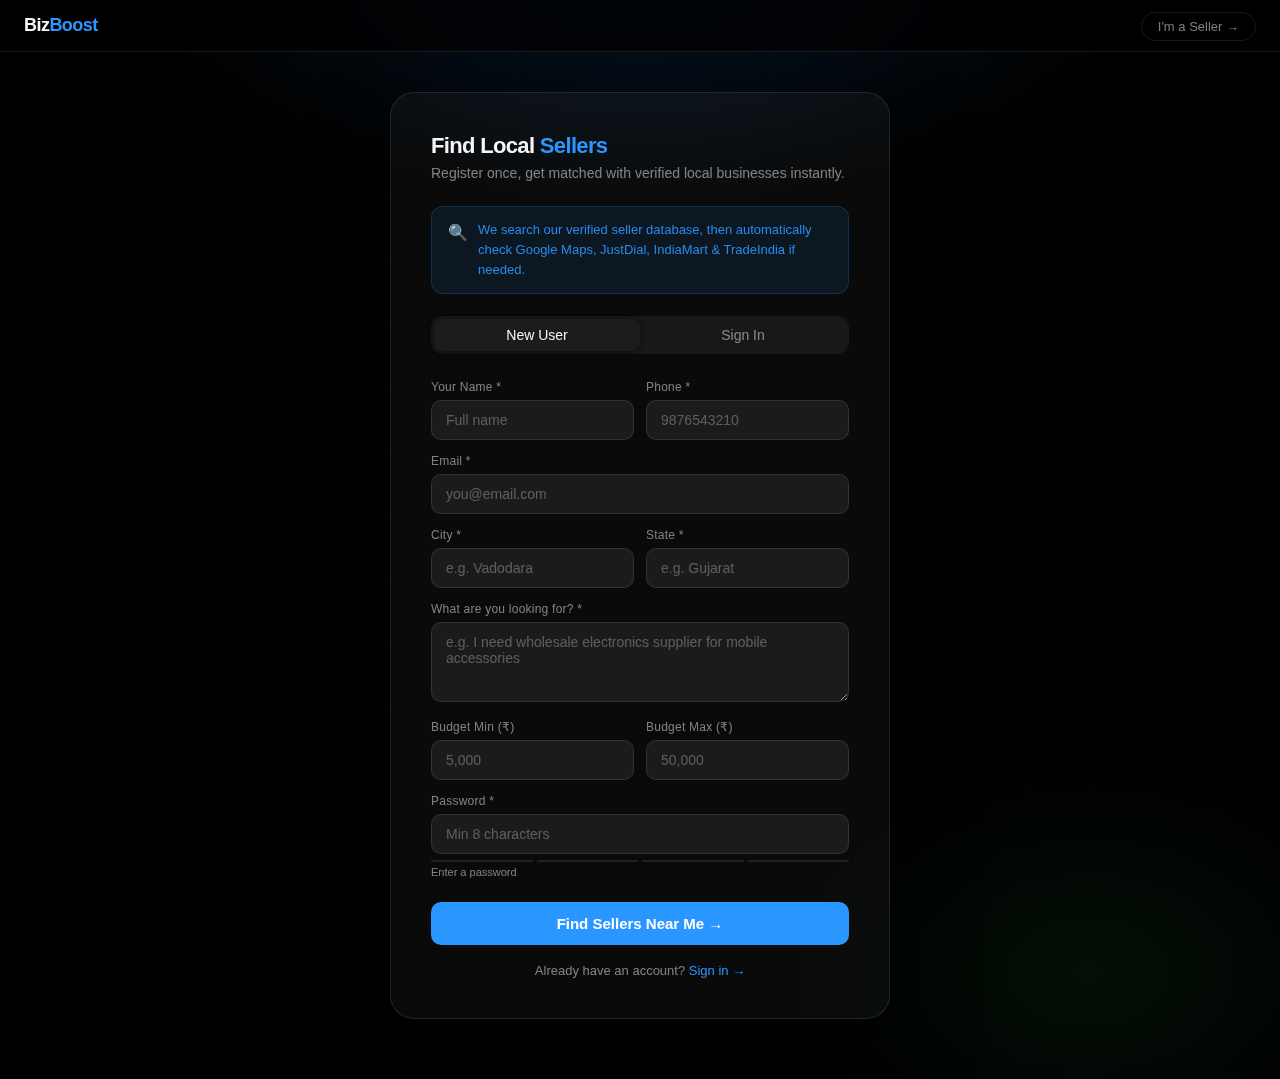
<file: buyer/register.html>
<!DOCTYPE html>
<html lang="en">
<head>
  <meta charset="UTF-8">
  <meta name="viewport" content="width=device-width, initial-scale=1.0">
  <title>Find Local Sellers — BizBoost</title>
  <style>
    *, *::before, *::after { box-sizing: border-box; margin: 0; padding: 0; }

    :root {
      --bg: #000;
      --surface: #111;
      --surface2: #1c1c1e;
      --border: rgba(255,255,255,0.1);
      --text: #f5f5f7;
      --muted: rgba(245,245,247,0.5);
      --muted2: rgba(245,245,247,0.3);
      --blue: #2997ff;
      --blue-d: #147ce5;
      --green: #30d158;
      --red: #ff453a;
      --nav-h: 52px;
    }

    html { scroll-behavior: smooth; }
    body {
      font-family: -apple-system, BlinkMacSystemFont, 'SF Pro Display', 'Inter', 'Helvetica Neue', sans-serif;
      background: var(--bg); color: var(--text);
      -webkit-font-smoothing: antialiased;
      min-height: 100vh;
    }

    /* NAV */
    nav {
      position: fixed; top: 0; left: 0; right: 0; z-index: 200;
      height: var(--nav-h);
      display: flex; align-items: center; justify-content: space-between;
      padding: 0 24px;
      background: rgba(0,0,0,0.82);
      backdrop-filter: saturate(180%) blur(20px);
      border-bottom: 1px solid var(--border);
    }
    .logo { font-size: 18px; font-weight: 700; color: var(--text); text-decoration: none; letter-spacing: -0.03em; }
    .logo em { color: var(--blue); font-style: normal; }
    nav ul { list-style: none; display: flex; gap: 12px; }
    nav ul a {
      font-size: 13px; color: var(--muted); text-decoration: none;
      padding: 6px 16px; border-radius: 980px;
      border: 1px solid var(--border);
      transition: all 0.18s;
    }
    nav ul a:hover { color: var(--text); background: rgba(255,255,255,0.07); }

    /* PAGE */
    .page {
      min-height: 100vh;
      display: flex;
      align-items: center;
      justify-content: center;
      padding: calc(var(--nav-h) + 40px) 20px 60px;
      position: relative;
      overflow: hidden;
    }

    /* Background glow */
    .page::before {
      content: '';
      position: absolute; inset: 0;
      background:
        radial-gradient(ellipse 70% 50% at 50% -10%, rgba(41,151,255,0.18), transparent 60%),
        radial-gradient(ellipse 50% 40% at 85% 90%, rgba(48,209,88,0.07), transparent 50%);
      pointer-events: none;
    }
    .page-grid {
      position: absolute; inset: 0;
      background-image:
        linear-gradient(rgba(255,255,255,0.025) 1px, transparent 1px),
        linear-gradient(90deg, rgba(255,255,255,0.025) 1px, transparent 1px);
      background-size: 64px 64px;
      mask-image: radial-gradient(ellipse 70% 60% at 50% 40%, black, transparent);
      pointer-events: none;
    }

    /* BOX */
    .box {
      position: relative; z-index: 2;
      background: rgba(255,255,255,0.04);
      border: 1px solid rgba(255,255,255,0.1);
      border-radius: 24px;
      padding: 40px;
      width: 100%; max-width: 500px;
      backdrop-filter: blur(10px);
      box-shadow: 0 40px 80px rgba(0,0,0,0.6);
      animation: rise 0.6s cubic-bezier(0.22,1,0.36,1) both;
    }
    @keyframes rise { from { opacity:0; transform:translateY(24px); } to { opacity:1; transform:translateY(0); } }

    .box-logo { font-size: 22px; font-weight: 700; margin-bottom: 4px; letter-spacing: -0.03em; }
    .box-logo em { color: var(--blue); font-style: normal; }
    .box-sub { font-size: 14px; color: var(--muted); margin-bottom: 22px; line-height: 1.5; }

    /* INFO STRIP */
    .info-strip {
      background: rgba(41,151,255,0.1);
      border: 1px solid rgba(41,151,255,0.2);
      border-radius: 12px;
      padding: 13px 16px;
      font-size: 13px;
      color: rgba(41,151,255,0.9);
      line-height: 1.55;
      margin-bottom: 22px;
      display: flex; gap: 10px; align-items: flex-start;
    }
    .info-strip-icon { font-size: 16px; flex-shrink: 0; margin-top: 1px; }

    /* TABS */
    .tabs {
      display: flex;
      background: rgba(255,255,255,0.06);
      border-radius: 12px; padding: 3px; margin-bottom: 26px;
    }
    .tab {
      flex: 1; text-align: center; padding: 8px 12px;
      border: none; background: none; border-radius: 9px;
      font-size: 14px; font-weight: 500; color: var(--muted);
      cursor: pointer; transition: all 0.2s; font-family: inherit;
    }
    .tab.on { background: var(--surface2); color: var(--text); box-shadow: 0 1px 6px rgba(0,0,0,0.4); }

    /* FORM */
    .two-col { display: grid; grid-template-columns: 1fr 1fr; gap: 12px; }
    .fg { margin-bottom: 14px; }
    .fg label {
      display: block; font-size: 12px; font-weight: 500;
      color: var(--muted); margin-bottom: 6px; letter-spacing: 0.02em;
    }
    .fg input, .fg textarea, .fg select {
      width: 100%; padding: 11px 14px;
      background: rgba(255,255,255,0.07);
      border: 1px solid rgba(255,255,255,0.1);
      border-radius: 10px;
      color: var(--text); font-size: 14px;
      outline: none; transition: all 0.2s;
      font-family: inherit;
    }
    .fg input::placeholder, .fg textarea::placeholder { color: var(--muted2); }
    .fg textarea { resize: vertical; min-height: 80px; }
    .fg input:focus, .fg textarea:focus, .fg select:focus {
      border-color: rgba(41,151,255,0.5);
      box-shadow: 0 0 0 3px rgba(41,151,255,0.1);
      background: rgba(255,255,255,0.1);
    }
    .fg input:focus::placeholder { color: transparent; }
    .fg select option { background: #1c1c1e; }

    /* Password strength */
    .pwd-strength { display: flex; gap: 4px; margin-top: 6px; }
    .pwd-bar { flex: 1; height: 2px; border-radius: 2px; background: rgba(255,255,255,0.1); transition: background 0.3s; }
    .pwd-bar.weak { background: var(--red); }
    .pwd-bar.med  { background: var(--blue); }
    .pwd-bar.str  { background: var(--green); }
    .pwd-hint { font-size: 11px; color: var(--muted); margin-top: 4px; }

    /* Error */
    .err-msg { color: var(--red); font-size: 12px; margin-top: 10px; display: none; padding: 10px 14px; background: rgba(255,69,58,0.08); border: 1px solid rgba(255,69,58,0.2); border-radius: 8px; }
    .err-msg.show { display: block; }

    /* Button */
    .btn-main {
      width: 100%; padding: 13px; border-radius: 10px;
      background: var(--blue); color: #fff; border: none;
      font-size: 15px; font-weight: 600; cursor: pointer;
      transition: all 0.2s; margin-top: 10px; font-family: inherit;
      position: relative; overflow: hidden;
    }
    .btn-main::before {
      content: '';
      position: absolute; inset: 0;
      background: linear-gradient(90deg, transparent 30%, rgba(255,255,255,0.15) 50%, transparent 70%);
      transform: translateX(-100%); transition: transform 0.5s;
    }
    .btn-main:hover::before { transform: translateX(100%); }
    .btn-main:hover { background: var(--blue-d); }
    .btn-main:active { transform: scale(0.98); }
    .btn-main:disabled { opacity: 0.5; cursor: not-allowed; }

    /* Toast */
    .toast {
      position: fixed; bottom: 28px; left: 50%; transform: translateX(-50%) translateY(10px);
      background: rgba(30,30,32,0.95);
      border: 1px solid rgba(255,255,255,0.12);
      color: var(--text); font-size: 14px; font-weight: 500;
      padding: 12px 24px; border-radius: 980px;
      opacity: 0; pointer-events: none;
      transition: all 0.3s; z-index: 999;
      backdrop-filter: blur(10px);
      box-shadow: 0 8px 32px rgba(0,0,0,0.4);
    }
    .toast.show { opacity: 1; transform: translateX(-50%) translateY(0); }

    /* Step indicator */
    .steps-ind {
      display: flex; align-items: center; gap: 8px;
      margin-bottom: 24px;
    }
    .step-dot {
      width: 6px; height: 6px; border-radius: 50%;
      background: rgba(255,255,255,0.15); transition: all 0.3s;
    }
    .step-dot.on { background: var(--blue); width: 20px; border-radius: 3px; }
    .step-label { font-size: 12px; color: var(--muted); margin-left: 4px; }

    /* Divider */
    .switch-link { text-align: center; font-size: 13px; color: var(--muted); margin-top: 18px; }
    .switch-link a { color: var(--blue); cursor: pointer; text-decoration: none; }

    @media (max-width: 540px) {
      .box { padding: 28px 20px; }
      .two-col { grid-template-columns: 1fr; }
    }
  </style>
</head>
<body>

<nav>
  <a href="../index.html" class="logo">Biz<em>Boost</em></a>
  <ul><li><a href="../seller/register.html">I'm a Seller →</a></li></ul>
</nav>

<div class="page">
  <div class="page-grid"></div>

  <div class="box">
    <div class="box-logo">Find Local <em>Sellers</em></div>
    <p class="box-sub">Register once, get matched with verified local businesses instantly.</p>

    <div class="info-strip">
      <span class="info-strip-icon">🔍</span>
      <span>We search our verified seller database, then automatically check Google Maps, JustDial, IndiaMart & TradeIndia if needed.</span>
    </div>

    <!-- Tabs -->
    <div class="tabs">
      <button class="tab on" id="tabReg" onclick="switchTab('register')">New User</button>
      <button class="tab" id="tabLog" onclick="switchTab('login')">Sign In</button>
    </div>

    <!-- Register Form -->
    <form id="registerForm" onsubmit="handleRegister(event)" autocomplete="off">
      <div class="two-col">
        <div class="fg">
          <label>Your Name *</label>
          <input type="text" id="r_name" placeholder="Full name" required>
        </div>
        <div class="fg">
          <label>Phone *</label>
          <input type="tel" id="r_contact" placeholder="9876543210" required>
        </div>
      </div>
      <div class="fg">
        <label>Email *</label>
        <input type="email" id="r_email" placeholder="you@email.com" required>
      </div>
      <div class="two-col">
        <div class="fg">
          <label>City *</label>
          <input type="text" id="r_city" placeholder="e.g. Vadodara" required>
        </div>
        <div class="fg">
          <label>State *</label>
          <input type="text" id="r_state" placeholder="e.g. Gujarat" required>
        </div>
      </div>
      <div class="fg">
        <label>What are you looking for? *</label>
        <textarea id="r_requirement" placeholder="e.g. I need wholesale electronics supplier for mobile accessories" required></textarea>
      </div>
      <div class="two-col">
        <div class="fg">
          <label>Budget Min (₹)</label>
          <input type="number" id="r_budget_min" placeholder="5,000">
        </div>
        <div class="fg">
          <label>Budget Max (₹)</label>
          <input type="number" id="r_budget_max" placeholder="50,000">
        </div>
      </div>
      <div class="fg">
        <label>Password *</label>
        <input type="password" id="r_password" placeholder="Min 8 characters" required minlength="8" oninput="checkPwd(this.value)">
        <div class="pwd-strength">
          <div class="pwd-bar" id="pb1"></div>
          <div class="pwd-bar" id="pb2"></div>
          <div class="pwd-bar" id="pb3"></div>
          <div class="pwd-bar" id="pb4"></div>
        </div>
        <div class="pwd-hint" id="pwdHint">Enter a password</div>
      </div>
      <div class="err-msg" id="registerError"></div>
      <button type="submit" class="btn-main" id="registerBtn">Find Sellers Near Me →</button>
      <div class="switch-link">Already have an account? <a onclick="switchTab('login')">Sign in →</a></div>
    </form>

    <!-- Login Form -->
    <form id="loginForm" onsubmit="handleLogin(event)" style="display:none">
      <div class="fg">
        <label>Email</label>
        <input type="email" id="l_email" placeholder="you@email.com" required autocomplete="email">
      </div>
      <div class="fg">
        <label>Password</label>
        <input type="password" id="l_password" placeholder="Your password" required autocomplete="current-password">
      </div>
      <div class="err-msg" id="loginError"></div>
      <button type="submit" class="btn-main" id="loginBtn">Sign In →</button>
      <div class="switch-link">Don't have an account? <a onclick="switchTab('register')">Register →</a></div>
    </form>
  </div>
</div>

<div class="toast" id="toast"></div>

<script>
const API = "../api";

function switchTab(tab) {
  document.getElementById('tabReg').classList.toggle('on', tab === 'register');
  document.getElementById('tabLog').classList.toggle('on', tab === 'login');
  document.getElementById('registerForm').style.display = tab === 'register' ? 'block' : 'none';
  document.getElementById('loginForm').style.display    = tab === 'login'    ? 'block' : 'none';
}

function toast(msg) {
  const t = document.getElementById('toast');
  t.textContent = msg; t.classList.add('show');
  setTimeout(() => t.classList.remove('show'), 3200);
}

function showErr(id, msg) {
  const el = document.getElementById(id);
  el.textContent = msg; el.classList.add('show');
}
function clearErr(id) {
  document.getElementById(id).classList.remove('show');
}

// Password strength checker
function checkPwd(val) {
  const bars = ['pb1','pb2','pb3','pb4'];
  const hint = document.getElementById('pwdHint');
  let score = 0;
  if (val.length >= 8) score++;
  if (/[A-Z]/.test(val)) score++;
  if (/[0-9]/.test(val)) score++;
  if (/[^A-Za-z0-9]/.test(val)) score++;

  bars.forEach((id, i) => {
    const el = document.getElementById(id);
    el.className = 'pwd-bar';
    if (i < score) {
      if (score <= 1) el.classList.add('weak');
      else if (score <= 2) el.classList.add('med');
      else el.classList.add('str');
    }
  });

  const labels = ['', 'Weak', 'Fair', 'Good', 'Strong'];
  hint.textContent = val ? labels[score] || 'Weak' : 'Enter a password';
  hint.style.color = score <= 1 ? '#ff453a' : score <= 2 ? '#2997ff' : '#30d158';
}

// Input focus animation
document.querySelectorAll('input, textarea').forEach(inp => {
  inp.parentElement?.classList && inp.addEventListener('focus', () => {
    inp.style.transform = 'scale(1.005)';
  });
  inp.addEventListener('blur', () => {
    inp.style.transform = '';
  });
});

async function handleRegister(e) {
  e.preventDefault();
  clearErr('registerError');
  const btn = document.getElementById('registerBtn');
  btn.disabled = true; btn.textContent = 'Setting up your account…';

  const payload = {
    name:       document.getElementById('r_name').value.trim(),
    contact:    document.getElementById('r_contact').value.trim(),
    email:      document.getElementById('r_email').value.trim(),
    city:       document.getElementById('r_city').value.trim(),
    state:      document.getElementById('r_state').value.trim(),
    requirement:document.getElementById('r_requirement').value.trim(),
    budget_min: document.getElementById('r_budget_min').value || 0,
    budget_max: document.getElementById('r_budget_max').value || 0,
    password:   document.getElementById('r_password').value,
  };

  try {
    const res  = await fetch(`${API}/buyer_register.php`, {
      method: 'POST', headers: { 'Content-Type': 'application/json' },
      body: JSON.stringify(payload)
    });
    const data = await res.json();
    if (!data.success) throw new Error(data.error || 'Registration failed');
    localStorage.setItem('buyer', JSON.stringify({ ...payload, id: data.buyer_id }));
    toast('✅ Account created! Finding sellers…');
    setTimeout(() => location.href = 'search.html', 1200);
  } catch (err) {
    showErr('registerError', '❌ ' + err.message);
    btn.disabled = false; btn.textContent = 'Find Sellers Near Me →';
  }
}

async function handleLogin(e) {
  e.preventDefault();
  clearErr('loginError');
  const btn = document.getElementById('loginBtn');
  btn.disabled = true; btn.textContent = 'Signing in…';

  try {
    const res  = await fetch(`${API}/buyer_login.php`, {
      method: 'POST', headers: { 'Content-Type': 'application/json' },
      body: JSON.stringify({
        email:    document.getElementById('l_email').value.trim(),
        password: document.getElementById('l_password').value,
      })
    });
    const data = await res.json();
    if (!data.success) throw new Error(data.error || 'Invalid credentials');
    localStorage.setItem('buyer', JSON.stringify(data.buyer));
    toast('✅ Welcome back!');
    setTimeout(() => location.href = 'search.html', 1200);
  } catch (err) {
    showErr('loginError', '❌ ' + err.message);
    btn.disabled = false; btn.textContent = 'Sign In →';
  }
}

if (localStorage.getItem('buyer')) location.href = 'search.html';
</script>
</body>
</html>
</file>
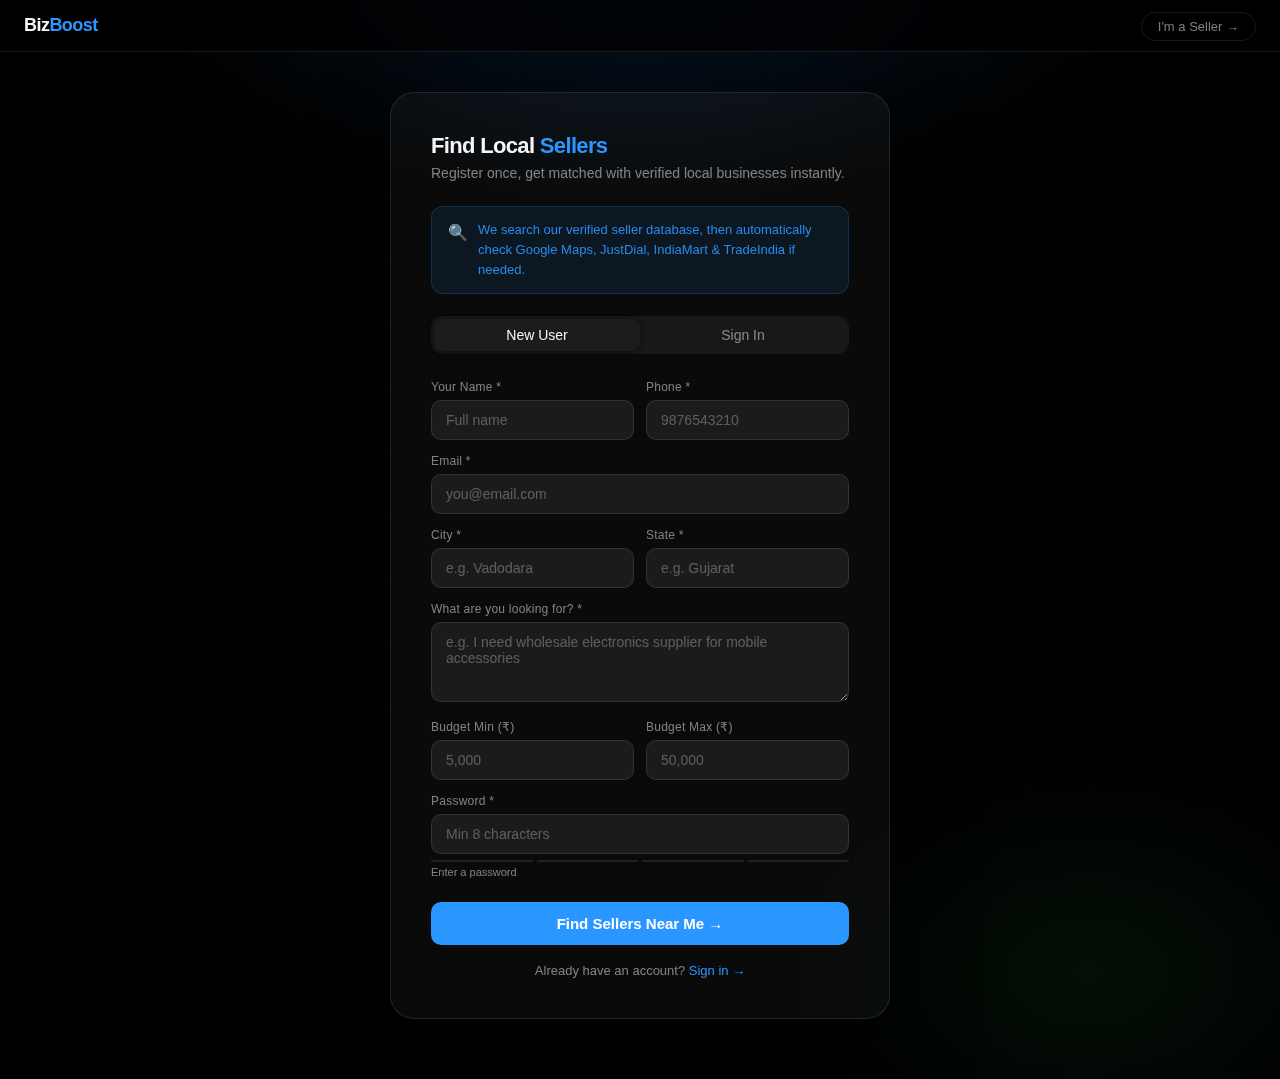
<file: buyer/search.html>
<!DOCTYPE html>
<html lang="en">
<head>
  <meta charset="UTF-8">
  <meta name="viewport" content="width=device-width, initial-scale=1.0">
  <title>Find Sellers — BizBoost</title>
  <style>
    *, *::before, *::after { box-sizing: border-box; margin: 0; padding: 0; }

    :root {
      --bg: #000; --surface: #0d0d0d; --s2: #111; --s3: #1c1c1e;
      --border: rgba(255,255,255,0.08); --border2: rgba(255,255,255,0.05);
      --text: #f5f5f7; --muted: rgba(245,245,247,0.5); --muted2: rgba(245,245,247,0.28);
      --blue: #2997ff; --blue-d: #147ce5;
      --green: #30d158; --orange: #ff9f0a; --red: #ff453a; --purple: #bf5af2;
      --nav-h: 48px;
    }

    html { scroll-behavior: smooth; }
    body {
      font-family: -apple-system, BlinkMacSystemFont, 'SF Pro Display', 'Helvetica Neue', sans-serif;
      background: var(--bg); color: var(--text);
      -webkit-font-smoothing: antialiased; overflow-x: hidden;
      cursor: none;
    }

    /* ── CURSOR ──────────────────────────────────────────────── */
    #cursor { position:fixed; width:8px; height:8px; background:#fff; border-radius:50%; pointer-events:none; z-index:9999; transform:translate(-50%,-50%); mix-blend-mode:difference; transition:opacity .15s; }
    #cursor-ring { position:fixed; width:36px; height:36px; border:1px solid rgba(255,255,255,0.35); border-radius:50%; pointer-events:none; z-index:9998; transform:translate(-50%,-50%); transition:width .3s,height .3s,border-color .3s; }
    #cursor-ring.hover { width:52px; height:52px; border-color:rgba(41,151,255,0.6); }
    @media(max-width:768px){ #cursor,#cursor-ring{display:none} body{cursor:auto} }

    /* ── SCROLL PROGRESS ─────────────────────────────────────── */
    #prog { position:fixed; top:0; left:0; height:2px; width:0; background:linear-gradient(90deg,var(--blue),var(--purple)); z-index:9999; transition:width .08s; }

    /* ── NAV ─────────────────────────────────────────────────── */
    nav {
      position: fixed; top:0; left:0; right:0; z-index:500;
      height: var(--nav-h);
      display: flex; align-items: center; justify-content: space-between;
      padding: 0 24px;
      background: rgba(0,0,0,0.72);
      backdrop-filter: saturate(200%) blur(24px);
      -webkit-backdrop-filter: saturate(200%) blur(24px);
      border-bottom: 1px solid var(--border);
      transition: background .3s;
    }
    nav.scrolled { background: rgba(0,0,0,0.92); }
    .logo { font-size:17px; font-weight:700; color:var(--text); text-decoration:none; letter-spacing:-.04em; }
    .logo em { color:var(--blue); font-style:normal; }
    .nav-right { display:flex; align-items:center; gap:10px; }
    .user-pill {
      display:flex; align-items:center; gap:8px;
      background:rgba(255,255,255,0.06); border:1px solid var(--border);
      border-radius:980px; padding:4px 14px 4px 6px; font-size:13px;
    }
    .user-av {
      width:26px; height:26px; border-radius:50%;
      background:linear-gradient(135deg,var(--blue),var(--purple));
      display:flex; align-items:center; justify-content:center;
      font-size:11px; font-weight:700; flex-shrink:0;
    }
    .nav-btn {
      font-size:12px; font-weight:600; padding:6px 14px; border-radius:980px; cursor:none;
      transition:all .18s; font-family:inherit; border:none;
    }
    .edit-btn  { background:rgba(41,151,255,0.10); border:1px solid rgba(41,151,255,0.2); color:var(--blue); }
    .edit-btn:hover { background:rgba(41,151,255,0.2); }
    .logout-btn { background:rgba(255,69,58,0.10); border:1px solid rgba(255,69,58,0.18); color:var(--red); }
    .logout-btn:hover { background:rgba(255,69,58,0.2); }

    /* ── HERO ────────────────────────────────────────────────── */
    .hero {
      padding: calc(var(--nav-h) + 40px) 20px 0;
      position:relative; overflow:hidden;
    }
    .hero-bg {
      position:absolute; inset:0; pointer-events:none;
      background:radial-gradient(ellipse 70% 50% at 50% 0%, rgba(41,151,255,0.14),transparent 60%),
                 radial-gradient(ellipse 40% 40% at 80% 20%, rgba(191,90,242,0.07),transparent);
      animation: bgpulse 8s ease-in-out infinite alternate;
    }
    @keyframes bgpulse { 0%{opacity:.8} 100%{opacity:1} }
    .hero-grid {
      position:absolute; inset:0; pointer-events:none;
      background-image:
        linear-gradient(rgba(255,255,255,0.018) 1px,transparent 1px),
        linear-gradient(90deg,rgba(255,255,255,0.018) 1px,transparent 1px);
      background-size:60px 60px;
      mask-image:radial-gradient(ellipse 85% 55% at 50% 0%,black,transparent);
      -webkit-mask-image:radial-gradient(ellipse 85% 55% at 50% 0%,black,transparent);
    }
    .hero-text { position:relative; z-index:2; text-align:center; padding:0 0 28px; }
    .hero-text h1 {
      font-size:clamp(26px,4.5vw,46px); font-weight:700; letter-spacing:-.04em; margin-bottom:8px;
      background:linear-gradient(160deg,#fff 50%,rgba(255,255,255,0.5) 100%);
      -webkit-background-clip:text; -webkit-text-fill-color:transparent; background-clip:text;
      animation: fadeUp .7s ease both;
    }
    .hero-text p { font-size:14px; color:var(--muted); animation: fadeUp .7s .1s ease both; }
    .powered-tag {
      display:inline-flex; align-items:center; gap:6px;
      font-size:11px; color:var(--muted2); margin-top:10px;
      animation: fadeUp .7s .2s ease both;
    }
    .powered-tag strong {
      background:linear-gradient(130deg,var(--blue),var(--purple));
      -webkit-background-clip:text; -webkit-text-fill-color:transparent; background-clip:text;
      font-weight:700;
    }
    @keyframes fadeUp { from{opacity:0;transform:translateY(20px)} to{opacity:1;transform:translateY(0)} }

    /* ── SEARCH CARD ─────────────────────────────────────────── */
    .search-card {
      position:relative; z-index:2;
      background:rgba(255,255,255,0.028);
      border:1px solid rgba(255,255,255,0.09);
      border-radius:22px; padding:28px;
      max-width:960px; margin:0 auto;
      backdrop-filter:blur(16px);
      box-shadow:0 50px 100px rgba(0,0,0,0.55), inset 0 1px 0 rgba(255,255,255,0.06);
      animation: fadeUp .7s .15s ease both;
    }
    .search-card::before {
      content:''; position:absolute; top:0; left:0; right:0; height:1px;
      background:linear-gradient(90deg,transparent 5%,rgba(41,151,255,0.35) 50%,transparent 95%);
      border-radius:22px 22px 0 0;
    }

    .card-label {
      font-size:11px; font-weight:700; letter-spacing:.1em; text-transform:uppercase;
      color:var(--muted2); margin-bottom:18px; display:flex; align-items:center; gap:8px;
    }

    /* FORM ROWS */
    .row1 { display:grid; grid-template-columns:2.5fr 1fr 1fr 1.2fr auto; gap:10px; align-items:end; margin-bottom:10px; }
    .row2 { display:grid; grid-template-columns:1fr 1fr 1fr auto; gap:10px; align-items:end; }
    .fg label { display:block; font-size:11px; font-weight:500; color:var(--muted); margin-bottom:6px; letter-spacing:.03em; text-transform:uppercase; }
    .fg input, .fg select {
      width:100%; padding:11px 14px;
      background:rgba(255,255,255,0.06); border:1px solid rgba(255,255,255,0.09);
      border-radius:11px; color:var(--text); font-size:14px; outline:none;
      transition:all .2s; font-family:inherit;
    }
    .fg input::placeholder { color:var(--muted2); }
    .fg input:focus, .fg select:focus {
      border-color:rgba(41,151,255,0.5);
      box-shadow:0 0 0 3px rgba(41,151,255,0.09);
      background:rgba(255,255,255,0.09);
    }
    .fg select option { background:#1c1c1e; }
    .qty-wrap { display:flex; gap:6px; }
    .qty-wrap input  { flex:1; min-width:0; }
    .qty-wrap select { width:74px; padding:11px 8px; }

    /* SEARCH BUTTON */
    .search-btn {
      padding:11px 24px; border-radius:11px; align-self:end;
      background:var(--blue); color:#fff; border:none;
      font-size:14px; font-weight:600; cursor:none; white-space:nowrap;
      font-family:inherit; transition:all .25s; position:relative; overflow:hidden;
    }
    .search-btn::after {
      content:''; position:absolute; inset:0;
      background:linear-gradient(rgba(255,255,255,0.12),transparent); border-radius:inherit;
    }
    .search-btn:hover { background:var(--blue-d); box-shadow:0 8px 28px rgba(41,151,255,0.4); transform:scale(1.02); }
    .search-btn:active { transform:scale(.97); }
    .search-btn:disabled { opacity:.5; cursor:not-allowed; transform:none; }

    /* LEAD PILL */
    .lead-pill {
      display:inline-flex; align-items:center; gap:5px;
      background:rgba(48,209,88,0.1); border:1px solid rgba(48,209,88,0.2);
      color:var(--green); font-size:11px; font-weight:600;
      padding:5px 12px; border-radius:980px;
      animation:popIn .3s cubic-bezier(.34,1.56,.64,1) both;
    }
    @keyframes popIn { from{opacity:0;transform:scale(0.8)} to{opacity:1;transform:scale(1)} }

    /* ── PLATFORM PILLS ──────────────────────────────────────── */
    .pills-wrap { display:none; }
    .pills-row  { display:flex; flex-wrap:wrap; gap:8px; margin-bottom:18px; }
    .pill {
      padding:5px 14px; border-radius:980px; font-size:12px; font-weight:500;
      border:1px solid var(--border); background:rgba(255,255,255,0.04);
      color:var(--muted); cursor:none; transition:all .18s; user-select:none;
    }
    .pill:hover { border-color:var(--blue); color:var(--blue); }
    .pill.on { background:var(--blue); color:#fff; border-color:var(--blue); }

    /* ── RESULTS AREA ────────────────────────────────────────── */
    .results-area { max-width:960px; margin:28px auto 0; padding:0 20px 100px; }

    /* STATS BAR */
    .stats-bar {
      display:flex; flex-wrap:wrap; gap:12px; align-items:center;
      background:rgba(255,255,255,0.03); border:1px solid var(--border);
      border-radius:14px; padding:14px 20px; margin-bottom:18px;
      animation:slideIn .4s cubic-bezier(.22,1,.36,1) both;
    }
    @keyframes slideIn { from{opacity:0;transform:translateY(12px)} to{opacity:1;transform:translateY(0)} }
    .stat-total { font-size:14px; font-weight:700; }
    .stat-item  { font-size:13px; display:flex; align-items:center; gap:4px; }
    .stat-phone { color:var(--green); font-weight:600; }
    .stat-maps  { color:var(--muted); }
    .stat-lead  { color:var(--blue); font-weight:600; margin-left:auto; }

    /* SECTION LABEL */
    .sec-lbl {
      font-size:11px; font-weight:700; letter-spacing:.08em; text-transform:uppercase;
      color:var(--muted); margin:28px 0 12px;
      padding-bottom:8px; border-bottom:1px solid var(--border2);
      display:flex; align-items:center; gap:8px;
    }
    .sec-lbl span { font-weight:400; color:var(--muted2); }

    /* SELLER CARD */
    .s-card {
      display:flex; justify-content:space-between; align-items:center;
      gap:16px; flex-wrap:wrap;
      background:rgba(255,255,255,0.03); border:1px solid var(--border);
      border-radius:16px; padding:18px 22px; margin-bottom:10px;
      transition:all .25s; position:relative; overflow:hidden;
      animation:cardIn .4s cubic-bezier(.22,1,.36,1) both;
      cursor:none;
    }
    .s-card::before {
      content:''; position:absolute; top:0; left:0; right:0; height:1px;
      background:linear-gradient(90deg,transparent,rgba(255,255,255,0.07),transparent);
    }
    @keyframes cardIn { from{opacity:0;transform:translateY(8px)} to{opacity:1;transform:translateY(0)} }
    .s-card:hover { border-color:rgba(255,255,255,0.15); box-shadow:0 12px 48px rgba(0,0,0,0.45); transform:translateY(-2px); background:rgba(255,255,255,0.05); }
    .s-card.verified { border-left:2px solid var(--blue); }
    .s-card.has-phone { border-left:2px solid var(--green); }
    .s-card.is-featured {
      border:1px solid rgba(245,158,11,0.35);
      background:rgba(245,158,11,0.04);
      box-shadow:0 0 0 1px rgba(245,158,11,0.12), 0 8px 32px rgba(0,0,0,0.4);
    }
    .s-card.is-featured::before {
      background:linear-gradient(90deg,transparent,rgba(245,158,11,0.18),transparent);
    }
    .s-card.is-featured:hover { border-color:rgba(245,158,11,0.55); }
    .badge-featured {
      display:inline-flex;align-items:center;gap:3px;font-size:11px;font-weight:700;
      padding:2px 9px;border-radius:980px;white-space:nowrap;
      background:rgba(245,158,11,0.15);border:1px solid rgba(245,158,11,0.35);color:#f59e0b;
    }
    .badge-verified-bb {
      display:inline-flex;align-items:center;gap:3px;font-size:11px;font-weight:700;
      padding:2px 9px;border-radius:980px;white-space:nowrap;
      background:rgba(34,197,94,0.12);border:1px solid rgba(34,197,94,0.3);color:#22c55e;
    }
    .featured-crown {
      position:absolute;top:10px;right:14px;font-size:11px;font-weight:700;
      color:#f59e0b;letter-spacing:.04em;opacity:0.7;
    }
    .s-card.is-featured {
      border:1px solid rgba(245,158,11,0.35);
      background:rgba(245,158,11,0.04);
      box-shadow:0 0 0 1px rgba(245,158,11,0.12), 0 8px 32px rgba(0,0,0,0.4);
    }
    .s-card.is-featured::before {
      background:linear-gradient(90deg,transparent,rgba(245,158,11,0.18),transparent);
    }
    .s-card.is-featured:hover { border-color:rgba(245,158,11,0.55); }
    .badge-featured {
      display:inline-flex;align-items:center;gap:3px;font-size:11px;font-weight:700;
      padding:2px 9px;border-radius:980px;white-space:nowrap;
      background:rgba(245,158,11,0.15);border:1px solid rgba(245,158,11,0.35);color:#f59e0b;
    }
    .badge-verified-bb {
      display:inline-flex;align-items:center;gap:3px;font-size:11px;font-weight:700;
      padding:2px 9px;border-radius:980px;white-space:nowrap;
      background:rgba(34,197,94,0.12);border:1px solid rgba(34,197,94,0.3);color:#22c55e;
    }
    .featured-crown {
      position:absolute;top:10px;right:14px;font-size:11px;font-weight:700;
      color:#f59e0b;letter-spacing:.04em;opacity:0.7;
    }

    .s-info { flex:1; min-width:0; }
    .s-name { font-size:15px; font-weight:600; margin-bottom:5px; display:flex; align-items:center; gap:8px; flex-wrap:wrap; letter-spacing:-.01em; }
    .s-sub  { font-size:13px; color:var(--muted); overflow:hidden; text-overflow:ellipsis; white-space:nowrap; max-width:460px; }
    .s-meta { margin-top:8px; display:flex; flex-wrap:wrap; gap:10px; align-items:center; }

    .s-actions { display:flex; flex-direction:column; align-items:flex-end; gap:8px; flex-shrink:0; }

    /* BADGES */
    .badge { font-size:11px; font-weight:600; padding:3px 9px; border-radius:980px; white-space:nowrap; }
    .b-biz       { background:rgba(41,151,255,0.14); color:var(--blue); }
    .b-maps      { background:rgba(48,209,88,0.12); color:#34c759; }
    .b-justdial  { background:rgba(255,159,10,0.12); color:var(--orange); }
    .b-indiamart { background:rgba(191,90,242,0.12); color:var(--purple); }
    .b-tradeindia{ background:rgba(41,151,255,0.12); color:#5ac8fa; }
    .b-sulekha   { background:rgba(255,69,58,0.12); color:var(--red); }
    .b-udaan     { background:rgba(48,209,88,0.12); color:var(--green); }
    .b-exporters { background:rgba(255,159,10,0.12); color:var(--orange); }
    .b-yellow    { background:rgba(255,214,10,0.12); color:#ffd60a; }
    .b-web       { background:rgba(255,255,255,0.08); color:var(--muted); }
    .b-trust-hi  { background:rgba(48,209,88,0.10); color:var(--green); }
    .b-trust-med { background:rgba(255,159,10,0.10); color:var(--orange); }

    /* ACTION BUTTONS */
    .a-call {
      display:inline-flex; align-items:center; gap:6px;
      padding:9px 18px; border-radius:10px;
      background:var(--green); color:#fff; font-size:13px; font-weight:600;
      text-decoration:none; transition:all .2s; white-space:nowrap;
    }
    .a-call:hover { background:#25a244; transform:scale(1.03); box-shadow:0 6px 22px rgba(48,209,88,0.3); }
    .a-send {
      display:inline-flex; align-items:center; gap:5px;
      padding:7px 15px; border-radius:10px;
      background:rgba(41,151,255,0.10); border:1px solid rgba(41,151,255,0.2);
      color:var(--blue); font-size:12px; font-weight:500;
      cursor:none; transition:all .18s; font-family:inherit; white-space:nowrap;
    }
    .a-send:hover { background:rgba(41,151,255,0.2); }
    .a-view {
      display:inline-flex; align-items:center; gap:4px;
      padding:6px 12px; border-radius:8px;
      background:rgba(255,255,255,0.06); border:1px solid var(--border);
      color:var(--muted); font-size:11px; text-decoration:none; transition:all .18s; white-space:nowrap;
    }
    .a-view:hover { background:rgba(255,255,255,0.1); color:var(--text); }
    .rating { font-size:12px; color:var(--orange); font-weight:600; }
    .rating span { color:var(--muted); font-weight:400; margin-left:3px; font-size:11px; }
    .web-link { font-size:12px; color:var(--blue); text-decoration:none; transition:color .15s; }
    .web-link:hover { color:#5ac8fa; }

    /* LOADER */
    .loader { display:flex; flex-direction:column; align-items:center; padding:80px 0; text-align:center; }
    .spin-ring {
      width:48px; height:48px; border:2px solid rgba(255,255,255,0.07);
      border-top-color:var(--blue); border-radius:50%;
      animation:spin .8s linear infinite; margin-bottom:22px;
    }
    @keyframes spin { to{transform:rotate(360deg)} }
    .loader-main { font-size:16px; font-weight:600; margin-bottom:6px; letter-spacing:-.01em; }
    .loader-sub  { font-size:13px; color:var(--muted); min-height:20px; transition:opacity .3s; }
    .search-steps { display:flex; gap:6px; margin-top:24px; flex-wrap:wrap; justify-content:center; }
    .search-step {
      display:flex; align-items:center; gap:5px; font-size:11px; color:var(--muted2);
      padding:4px 10px; border-radius:980px; border:1px solid var(--border2); transition:all .3s;
    }
    .search-step.active { color:var(--blue); border-color:rgba(41,151,255,0.3); background:rgba(41,151,255,0.07); }
    .search-step.done   { color:var(--green); border-color:rgba(48,209,88,0.25); background:rgba(48,209,88,0.07); }
    .step-dot { width:5px; height:5px; border-radius:50%; background:currentColor; }

    /* EMPTY & INIT STATES */
    .empty, .init-state {
      background:rgba(255,255,255,0.02); border:1px solid var(--border);
      border-radius:20px; padding:72px 24px; text-align:center;
    }
    .empty-icon,.init-icon { font-size:56px; margin-bottom:18px; animation:floatIcon 3s ease-in-out infinite; }
    @keyframes floatIcon { 0%,100%{transform:translateY(0)} 50%{transform:translateY(-8px)} }
    .empty h3,.init-title { font-size:18px; font-weight:700; margin-bottom:8px; letter-spacing:-.02em; }
    .empty p,.init-sub { font-size:14px; color:var(--muted); line-height:1.6; }

    /* MODAL */
    .modal-overlay {
      position:fixed; inset:0; z-index:800;
      background:rgba(0,0,0,0.72); backdrop-filter:blur(14px); -webkit-backdrop-filter:blur(14px);
      display:none; align-items:center; justify-content:center; padding:24px;
    }
    .modal-overlay.open { display:flex; }
    .modal {
      background:rgba(14,14,14,0.98); border:1px solid rgba(255,255,255,0.09);
      border-radius:24px; padding:36px; max-width:460px; width:100%;
      box-shadow:0 40px 100px rgba(0,0,0,0.8), inset 0 1px 0 rgba(255,255,255,0.07);
      animation:popIn2 .3s cubic-bezier(.34,1.56,.64,1) both;
    }
    @keyframes popIn2 { from{opacity:0;transform:scale(.93) translateY(16px)} to{opacity:1;transform:scale(1) translateY(0)} }
    .modal h3 { font-size:20px; font-weight:700; margin-bottom:6px; letter-spacing:-.03em; }
    .modal p  { font-size:13px; color:var(--muted); margin-bottom:22px; }
    .fg-m { margin-bottom:14px; }
    .fg-m label { display:block; font-size:11px; font-weight:500; color:var(--muted); margin-bottom:6px; text-transform:uppercase; letter-spacing:.03em; }
    .fg-m input, .fg-m textarea {
      width:100%; padding:12px 14px; border-radius:11px;
      background:rgba(255,255,255,0.06); border:1px solid rgba(255,255,255,0.09);
      color:var(--text); font-size:14px; outline:none; font-family:inherit; transition:all .18s;
    }
    .fg-m textarea { resize:vertical; min-height:90px; }
    .fg-m input:focus,.fg-m textarea:focus { border-color:rgba(41,151,255,0.5); box-shadow:0 0 0 3px rgba(41,151,255,0.08); }
    .fg-m input::placeholder,.fg-m textarea::placeholder { color:var(--muted2); }
    .two-col-m { display:grid; grid-template-columns:1fr 1fr; gap:10px; }
    .modal-err { font-size:12px; color:var(--red); margin-bottom:12px; display:none; padding:8px 12px; background:rgba(255,69,58,0.08); border-radius:8px; border:1px solid rgba(255,69,58,0.18); }
    .modal-err.show { display:block; }
    .modal-row { display:flex; gap:10px; margin-top:4px; }
    .btn-cancel  { flex:1; padding:13px; border-radius:11px; font-size:14px; font-weight:500; background:rgba(255,255,255,0.06); border:1px solid var(--border); color:var(--text); cursor:none; font-family:inherit; transition:all .18s; }
    .btn-cancel:hover { background:rgba(255,255,255,0.1); }
    .btn-confirm { flex:1; padding:13px; border-radius:11px; font-size:14px; font-weight:600; background:var(--blue); border:none; color:#fff; cursor:none; font-family:inherit; transition:all .18s; }
    .btn-confirm:hover { background:var(--blue-d); box-shadow:0 6px 22px rgba(41,151,255,0.35); }

    /* TOAST */
    .toast {
      position:fixed; bottom:28px; left:50%; transform:translateX(-50%) translateY(10px);
      background:rgba(20,20,22,0.97); border:1px solid rgba(255,255,255,0.1);
      color:var(--text); font-size:14px; font-weight:500;
      padding:12px 26px; border-radius:980px;
      opacity:0; pointer-events:none; transition:all .3s; z-index:9000;
      backdrop-filter:blur(12px); box-shadow:0 10px 40px rgba(0,0,0,0.5);
    }
    .toast.show { opacity:1; transform:translateX(-50%) translateY(0); }

    /* FOOTER */
    .page-footer {
      text-align:center; padding:24px; font-size:12px; color:var(--muted2);
      border-top:1px solid var(--border2); margin-top:40px;
    }
    .page-footer strong {
      background:linear-gradient(110deg,#7B61FF,#2997FF);
      -webkit-background-clip:text; -webkit-text-fill-color:transparent; background-clip:text;
    }

    /* RESPONSIVE */
    @media(max-width:860px) {
      .row1 { grid-template-columns:1fr 1fr; }
      .row1>*:first-child { grid-column:span 2; }
      .row1>button { grid-column:span 2; }
      .row2 { grid-template-columns:1fr 1fr; }
      .row2>*:last-child { grid-column:span 2; }
    }
    @media(max-width:520px) {
      .row1,.row2 { grid-template-columns:1fr; }
      .row1>*:first-child,.row1>button,.row2>*:last-child { grid-column:span 1; }
      .search-card { padding:20px 16px; }
      .s-card { flex-direction:column; align-items:flex-start; }
      .s-actions { align-items:flex-start; flex-direction:row; flex-wrap:wrap; }
      .two-col-m { grid-template-columns:1fr; }
      body { cursor:auto; }
    }
  </style>
</head>
<body>

<div id="cursor"></div>
<div id="cursor-ring"></div>
<div id="prog"></div>

<!-- NAV -->
<nav id="mainNav">
  <a href="../index.html" class="logo">Biz<em>Boost</em></a>
  <div class="nav-right">
    <div class="user-pill">
      <div class="user-av" id="userAv">?</div>
      <span id="userGreet">Hi there</span>
    </div>
    <button class="nav-btn edit-btn" onclick="openEditModal()">✏️ Edit Profile</button>
    <button class="nav-btn logout-btn" id="logoutBtn">Sign out</button>
  </div>
</nav>

<!-- HERO -->
<div class="hero">
  <div class="hero-bg"></div>
  <div class="hero-grid"></div>
  <div class="hero-text">
    <h1>Find Suppliers &amp; Sellers Across India</h1>
    <p>Google Maps · JustDial · IndiaMart · TradeIndia · Sulekha — all at once</p>
    <div class="powered-tag">⚡ Powered by <strong>&nbsp;Sha4ow AI</strong></div>
  </div>

  <!-- SEARCH CARD -->
  <div class="search-card">
    <div class="card-label">🎯 What are you looking for?</div>

    <div class="row1">
      <div class="fg">
        <label>Product / Service *</label>
        <input type="text" id="s_product" placeholder="e.g. Paper Bags, Cotton Fabric, Electronics…" onkeydown="if(event.key==='Enter')doSearch()">
      </div>
      <div class="fg">
        <label>City *</label>
        <input type="text" id="s_city" placeholder="e.g. Vadodara" onkeydown="if(event.key==='Enter')doSearch()">
      </div>
      <div class="fg">
        <label>State</label>
        <input type="text" id="s_state" placeholder="e.g. Gujarat">
      </div>
      <div class="fg">
        <label>Quantity</label>
        <div class="qty-wrap">
          <input type="number" id="s_quantity" placeholder="100">
          <select id="s_unit">
            <option>pcs</option><option>kg</option><option>ton</option>
            <option>ltr</option><option>box</option><option>set</option>
            <option>mtr</option><option>bag</option>
          </select>
        </div>
      </div>
      <button class="search-btn" id="searchBtn" onclick="doSearch()">🔍 Search</button>
    </div>

    <div class="row2">
      <div class="fg">
        <label>Budget Min (₹)</label>
        <input type="number" id="s_budget_min" placeholder="5,000">
      </div>
      <div class="fg">
        <label>Budget Max (₹)</label>
        <input type="number" id="s_budget_max" placeholder="50,000">
      </div>
      <div class="fg">
        <label>Delivery City (if different)</label>
        <input type="text" id="s_delivery" placeholder="Leave blank if same as above">
      </div>
      <div style="display:flex;align-items:flex-end;padding-bottom:2px">
        <div id="leadStatus"></div>
      </div>
    </div>
  </div>
</div>

<!-- RESULTS -->
<div class="results-area">
  <div class="pills-wrap" id="pillsWrap">
    <div class="pills-row" id="pillsContainer"></div>
  </div>
  <div id="results">
    <div class="init-state">
      <div class="init-icon">🔍</div>
      <div class="init-title">Search for suppliers near you</div>
      <p class="init-sub">Enter a product and city above to find verified local sellers.<br>Your search is also saved as a lead — so sellers can find you too.</p>
    </div>
  </div>
</div>

<!-- FOOTER -->
<div class="page-footer">
  Powered by <strong>Sha4ow AI</strong> &nbsp;·&nbsp; Made with ♥ by <span style="color:#2997ff;font-weight:600">Rushi Bhatt</span>
</div>

<!-- CONNECT MODAL -->
<div class="modal-overlay" id="connectModal">
  <div class="modal">
    <h3>Send Requirement</h3>
    <p id="modalSellerName"></p>
    <input type="hidden" id="modalSellerId">
    <div class="fg-m">
      <label>Your Requirement</label>
      <textarea id="connectMsg" rows="4" placeholder="I need X quantity of Y at ₹Z budget. Please contact me."></textarea>
    </div>
    <div class="fg-m">
      <label>Your Phone (shown to seller)</label>
      <input type="tel" id="connectPhone" placeholder="9876543210">
    </div>
    <div class="modal-err" id="connectError"></div>
    <div class="modal-row">
      <button class="btn-cancel" onclick="closeModal('connectModal')">Cancel</button>
      <button class="btn-confirm" onclick="sendConnect()">Send →</button>
    </div>
  </div>
</div>

<!-- EDIT MODAL -->
<div class="modal-overlay" id="editModal">
  <div class="modal">
    <h3>Update Your Details</h3>
    <p>Your default search preferences</p>
    <div class="fg-m">
      <label>Default Requirement</label>
      <textarea id="edit_requirement" rows="3" placeholder="What do you usually buy?"></textarea>
    </div>
    <div class="two-col-m">
      <div class="fg-m"><label>City</label><input type="text" id="edit_city"></div>
      <div class="fg-m"><label>State</label><input type="text" id="edit_state"></div>
      <div class="fg-m"><label>Budget Min (₹)</label><input type="number" id="edit_budget_min"></div>
      <div class="fg-m"><label>Budget Max (₹)</label><input type="number" id="edit_budget_max"></div>
    </div>
    <div class="modal-row">
      <button class="btn-cancel" onclick="closeModal('editModal')">Cancel</button>
      <button class="btn-confirm" onclick="saveEdit()">Save Changes</button>
    </div>
  </div>
</div>

<div class="toast" id="toast"></div>

<script>
const API = "../api";
let buyer = JSON.parse(localStorage.getItem("buyer") || "null");
let allData = {};

// ── AUTH GUARD ──────────────────────────────────────
if (!buyer) location.href = "register.html";

// ── CURSOR ──────────────────────────────────────────
const cursorEl   = document.getElementById('cursor');
const cursorRing = document.getElementById('cursor-ring');
let cx = 0, cy = 0, rx = 0, ry = 0;
document.addEventListener('mousemove', e => {
  cx = e.clientX; cy = e.clientY;
  cursorEl.style.left = cx + 'px';
  cursorEl.style.top  = cy + 'px';
});
(function ringTick() {
  rx += (cx - rx) * 0.12; ry += (cy - ry) * 0.12;
  cursorRing.style.left = rx + 'px';
  cursorRing.style.top  = ry + 'px';
  requestAnimationFrame(ringTick);
})();
document.querySelectorAll('a,button,.s-card,.pill').forEach(el => {
  el.addEventListener('mouseenter', () => cursorRing.classList.add('hover'));
  el.addEventListener('mouseleave', () => cursorRing.classList.remove('hover'));
});

// ── SCROLL PROGRESS + NAV ─────────────────────────
window.addEventListener('scroll', () => {
  const s = window.scrollY, h = document.documentElement.scrollHeight - innerHeight;
  document.getElementById('prog').style.width = (s / h * 100) + '%';
  document.getElementById('mainNav').classList.toggle('scrolled', s > 20);
}, { passive: true });

// ── INIT UI ─────────────────────────────────────────
const firstName = (buyer?.name || '').split(' ')[0] || 'there';
document.getElementById('userGreet').textContent = 'Hi, ' + firstName;
document.getElementById('userAv').textContent    = (firstName[0] || '?').toUpperCase();
document.getElementById('s_city').value          = buyer?.city       || '';
document.getElementById('s_state').value         = buyer?.state      || '';
document.getElementById('s_budget_min').value    = buyer?.budget_min || '';
document.getElementById('s_budget_max').value    = buyer?.budget_max || '';
if (buyer?.requirement) document.getElementById('s_product').value = buyer.requirement;

// Pre-fill from URL params (coming from index.html search bar)
const params = new URLSearchParams(location.search);
if (params.get('product')) document.getElementById('s_product').value = params.get('product');
if (params.get('city'))    document.getElementById('s_city').value    = params.get('city');

// ── LOGOUT ──────────────────────────────────────────
document.getElementById('logoutBtn').addEventListener('click', () => {
  localStorage.removeItem('buyer');
  location.href = '../index.html';
});

// ── TOAST ────────────────────────────────────────────
function toast(msg, dur = 3500) {
  const t = document.getElementById('toast');
  t.textContent = msg; t.classList.add('show');
  setTimeout(() => t.classList.remove('show'), dur);
}

// ── BADGE HELPERS ────────────────────────────────────
function srcBadge(src) {
  const map = {
    'Google Maps':'b-maps','JustDial':'b-justdial','IndiaMart':'b-indiamart',
    'TradeIndia':'b-tradeindia','Sulekha':'b-sulekha','Udaan':'b-udaan',
    'ExportersIndia':'b-exporters','YellowPages':'b-yellow','Web':'b-web',
  };
  return `<span class="badge ${map[src] || 'b-web'}">${src}</span>`;
}
function trustBadge(score) {
  if (score >= 5) return `<span class="badge b-trust-hi">🔒 High Trust</span>`;
  if (score >= 3) return `<span class="badge b-trust-med">✔ Trusted</span>`;
  return '';
}

// ── PLATFORM PILLS ───────────────────────────────────
function buildPills(grouped) {
  const platforms = Object.keys(grouped);
  if (!platforms.length) return;
  const c = document.getElementById('pillsContainer');
  c.innerHTML = `<span class="pill on" onclick="filterBy('all',this)">All</span>` +
    platforms.map(p => `<span class="pill" onclick="filterBy('${p}',this)">${p} <b>${grouped[p].length}</b></span>`).join('');
  document.getElementById('pillsWrap').style.display = 'block';
}

function filterBy(platform, el) {
  document.querySelectorAll('.pill').forEach(p => p.classList.remove('on'));
  el.classList.add('on');
  const product = document.getElementById('s_product').value.trim();
  const city    = document.getElementById('s_city').value.trim();
  if (platform === 'all') { renderResults(allData, city, product); return; }
  const filtered = { ...allData, db_sellers: [], external: (allData.external || []).filter(e => (e.platforms || [e.source]).includes(platform)) };
  renderResults(filtered, city, product);
}

// ── SEARCH ───────────────────────────────────────────
async function doSearch() {
  const product   = document.getElementById('s_product').value.trim();
  const city      = document.getElementById('s_city').value.trim();
  const state     = document.getElementById('s_state').value.trim();
  const quantity  = document.getElementById('s_quantity').value.trim();
  const unit      = document.getElementById('s_unit').value;
  const budgetMin = document.getElementById('s_budget_min').value || 0;
  const budgetMax = document.getElementById('s_budget_max').value || 0;

  if (!product) { toast('⚠️ Please enter a product or service'); document.getElementById('s_product').focus(); return; }
  if (!city)    { toast('⚠️ Please enter your city'); document.getElementById('s_city').focus(); return; }

  const btn = document.getElementById('searchBtn');
  btn.disabled = true; btn.textContent = 'Searching…';
  document.getElementById('pillsWrap').style.display = 'none';
  document.getElementById('leadStatus').innerHTML = `<span style="font-size:11px;color:var(--muted)">💾 Saving…</span>`;

  // Save lead
  try {
    const lr = await fetch(`${API}/save_lead.php`, {
      method: 'POST', headers: { 'Content-Type': 'application/json' },
      body: JSON.stringify({ buyer_id: buyer.id, buyer_name: buyer.name, buyer_phone: buyer.contact, product, city, state, quantity, unit, budget_min: budgetMin, budget_max: budgetMax })
    });
    const ld = await lr.json();
    document.getElementById('leadStatus').innerHTML = ld.success
      ? `<span class="lead-pill">✅ Lead #${ld.lead_id || ''} saved</span>`
      : `<span style="font-size:11px;color:var(--muted)">Lead saved</span>`;
  } catch { document.getElementById('leadStatus').innerHTML = `<span style="font-size:11px;color:var(--muted)">Lead saved</span>`; }

  // Loading animation
  const steps = ['Verified sellers','Google Maps','JustDial','IndiaMart','TradeIndia','Sorting'];
  document.getElementById('results').innerHTML = `
    <div class="loader">
      <div class="spin-ring"></div>
      <div class="loader-main">Searching for <strong>"${escH(product)}"</strong> in <strong>${escH(city)}</strong></div>
      <div class="loader-sub" id="loaderSub">Checking verified sellers…</div>
      <div class="search-steps" id="searchSteps">
        ${steps.map((s,i) => `<div class="search-step" id="ss${i}"><div class="step-dot"></div>${s}</div>`).join('')}
      </div>
    </div>`;

  let si = 0;
  const statuses = ['Checking verified sellers…','Fetching Google Maps results…','Scanning JustDial listings…','Checking IndiaMart suppliers…','Searching TradeIndia & Sulekha…','Sorting by trust score…'];
  const ticker = setInterval(() => {
    const subEl = document.getElementById('loaderSub');
    const ssEl  = document.getElementById('ss' + si);
    if (subEl && si < statuses.length) {
      subEl.textContent = statuses[si];
      if (si > 0) { const prev = document.getElementById('ss' + (si-1)); if(prev) { prev.classList.remove('active'); prev.classList.add('done'); } }
      if (ssEl) ssEl.classList.add('active');
      si++;
    }
  }, 1800);

  // Fetch
  try {
    const res  = await fetch(`${API}/buyer_match.php`, {
      method: 'POST', headers: { 'Content-Type': 'application/json' },
      body: JSON.stringify({ product, city, state, quantity })
    });
    const text = await res.text();
    let data;
    try { data = JSON.parse(text); }
    catch(e) { throw new Error('Server error: ' + text.substring(0,200)); }

    clearInterval(ticker);
    if (!data.success && data.error) throw new Error(data.error);
    allData = data;

    const grouped = {};
    (data.external || []).forEach(e => {
      (e.platforms || [e.source || 'Web']).forEach(p => {
        if (!grouped[p]) grouped[p] = [];
        grouped[p].push(e);
      });
    });

    buildPills(grouped);
    renderResults(data, city, product);

  } catch (err) {
    clearInterval(ticker);
    document.getElementById('results').innerHTML = `
      <div class="empty">
        <div class="empty-icon">⚠️</div>
        <h3>Something went wrong</h3>
        <p style="color:var(--red);font-weight:600;margin-bottom:8px">${escH(err.message)}</p>
        <p>Please try again or check your connection.</p>
        <button class="a-send" style="margin-top:16px" onclick="doSearch()">↩ Retry</button>
      </div>`;
  } finally {
    btn.disabled = false; btn.textContent = '🔍 Search';
  }
}

// ── RENDER RESULTS ───────────────────────────────────
function renderResults(data, city, product) {
  const container = document.getElementById('results');
  let   db    = data.db_sellers || [];
  const ext   = data.external   || [];
  const cnts  = data.counts     || {};

  // ── Sort: featured first (by featured_order), then rest ──────
  const featured = db.filter(s => s.is_featured).sort((a,b) => (a.featured_order||0) - (b.featured_order||0));
  const regular  = db.filter(s => !s.is_featured);
  db = [...featured, ...regular];

  const total = db.length + ext.length;

  if (total === 0) {
    container.innerHTML = `
      <div class="empty">
        <div class="empty-icon">😔</div>
        <h3>No results found in ${escH(city)}</h3>
        <p>Try a shorter product name or check spelling.</p>
        <p style="color:var(--blue);margin-top:12px;font-size:13px;font-weight:500">✅ Your lead is saved — sellers in ${escH(city)} will see your requirement.</p>
      </div>`;
    return;
  }

  const featuredCount = featured.length;
  let html = `
    <div class="stats-bar">
      <span class="stat-total">${total} result${total !== 1 ? 's' : ''} for "${escH(product)}" in ${escH(city)}</span>
      ${featuredCount ? `<span class="stat-item" style="background:rgba(245,158,11,0.1);border-color:rgba(245,158,11,0.25);color:#f59e0b">⭐ ${featuredCount} featured</span>` : ''}
      ${cnts.with_phone  ? `<span class="stat-item stat-phone">📞 ${cnts.with_phone} verified numbers</span>` : ''}
      ${cnts.google_maps ? `<span class="stat-item stat-maps">📍 ${cnts.google_maps} from Google Maps</span>` : ''}
      <span class="stat-item stat-lead">✅ Lead saved</span>
    </div>`;

  if (db.length) {
    html += `<div class="sec-lbl">⭐ BizBoost Sellers — Direct Contact <span>(${db.length})</span></div>`;
    html += db.map((s,i) => {
      const isFeatured = !!s.is_featured;
      const isVerified = !!s.is_verified;
      const cardClass  = ['s-card','verified', isFeatured ? 'is-featured' : ''].filter(Boolean).join(' ');
      return `
      <div class="${cardClass}" style="animation-delay:${i * .05}s">
        ${isFeatured ? `<div class="featured-crown">⭐ FEATURED</div>` : ''}
        <div class="s-info">
          <div class="s-name">
            ${escH(s.name)}
            ${isFeatured ? `<span class="badge-featured">⭐ Featured</span>` : ''}
            ${isVerified ? `<span class="badge-verified-bb">✅ Verified by BizBoost</span>` : ''}
          </div>
          <div class="s-sub">${escH(s.category)} · ${escH(s.city)}, ${escH(s.state)}</div>
          <div class="s-meta">
            ${s.website ? `<a href="${s.website}" target="_blank" class="web-link">🌐 ${s.website.replace(/^https?:\/\//,'').substring(0,32)}</a>` : ''}
          </div>
        </div>
        <div class="s-actions">
          ${s.contact ? `<a href="tel:${s.contact}" class="a-call">📞 ${s.contact}</a>` : `<span style="font-size:12px;color:var(--muted)">No number listed</span>`}
          <button class="a-send" onclick="openConnect(${s.id},'${esc(s.name)}')">Send Requirement →</button>
        </div>
      </div>`;
    }).join('');
  }

  if (ext.length) {
    const byPlatform = {};
    ext.forEach(e => {
      const primary = (e.platforms && e.platforms[0]) || e.source || 'Web';
      if (!byPlatform[primary]) byPlatform[primary] = [];
      byPlatform[primary].push(e);
    });

    let cardIdx = db.length;
    for (const [platform, items] of Object.entries(byPlatform)) {
      const withPhone = items.filter(i => i.contact).length;
      html += `<div class="sec-lbl">${escH(platform)} <span>(${items.length} result${items.length !== 1 ? 's' : ''}${withPhone ? ' · ' + withPhone + ' with phone' : ''})</span></div>`;
      html += items.map(s => {
        const platforms = s.platforms || [s.source || 'Web'];
        const badges    = [...new Set(platforms)].map(p => srcBadge(p)).join(' ');
        const tBadge    = trustBadge(s.trust_score || 0);
        const hasPhone  = !!s.contact;
        const viewLinks = [...new Set(platforms)].map(p => {
          const url = s['url_' + p] || (platforms.length === 1 ? s.url : '');
          return url ? `<a href="${url}" target="_blank" class="a-view">View on ${p} ↗</a>` : '';
        }).filter(Boolean).join('');
        const delay = (cardIdx++) * .04;
        return `
          <div class="s-card ${hasPhone ? 'has-phone' : ''}" style="animation-delay:${delay}s">
            <div class="s-info">
              <div class="s-name">${escH(s.name)} ${badges} ${tBadge}</div>
              <div class="s-sub">${escH(s.address || city)}</div>
              <div class="s-meta">
                ${s.rating ? `<span class="rating">⭐ ${s.rating}<span>(${(s.reviews||0).toLocaleString()} reviews)</span></span>` : ''}
                ${s.website ? `<a href="${s.website}" target="_blank" class="web-link">🌐 ${s.website.replace(/^https?:\/\//,'').substring(0,28)}</a>` : ''}
                ${platforms.length > 1 ? `<span style="font-size:12px;color:var(--green);font-weight:600">✔ Found on ${platforms.length} platforms</span>` : ''}
              </div>
            </div>
            <div class="s-actions">
              ${hasPhone ? `<a href="tel:${s.contact}" class="a-call">📞 ${s.contact}</a>` : `<span style="font-size:11px;color:var(--muted)">Number not public</span>`}
              ${viewLinks}
            </div>
          </div>`;
      }).join('');
    }
  }

  container.innerHTML = html;
}

// ── CONNECT MODAL ────────────────────────────────────
function openConnect(id, name) {
  const product   = document.getElementById('s_product').value;
  const qty       = document.getElementById('s_quantity').value;
  const unit      = document.getElementById('s_unit').value;
  const budgetMax = document.getElementById('s_budget_max').value;
  const autoMsg   = `Hi, I'm looking for ${product}` + (qty ? `, quantity: ${qty} ${unit}` : '') + (budgetMax ? `, budget up to ₹${Number(budgetMax).toLocaleString()}` : '') + `. Please contact me.`;
  document.getElementById('modalSellerId').value         = id;
  document.getElementById('modalSellerName').textContent = 'To: ' + name;
  document.getElementById('connectMsg').value            = autoMsg;
  document.getElementById('connectPhone').value          = buyer?.contact || '';
  document.getElementById('connectError').classList.remove('show');
  document.getElementById('connectModal').classList.add('open');
}

async function sendConnect() {
  const sellerId = document.getElementById('modalSellerId').value;
  const message  = document.getElementById('connectMsg').value.trim();
  const errEl    = document.getElementById('connectError');
  if (!message) { errEl.textContent = 'Please write a message.'; errEl.classList.add('show'); return; }
  errEl.classList.remove('show');
  try {
    const res  = await fetch(`${API}/connect.php`, {
      method: 'POST', headers: { 'Content-Type': 'application/json' },
      body: JSON.stringify({ buyer_id: buyer.id, seller_id: parseInt(sellerId), message })
    });
    const data = await res.json();
    if (!data.success) throw new Error(data.error);
    closeModal('connectModal');
    toast('✅ Request sent! The seller will contact you shortly.');
  } catch (err) {
    errEl.textContent = '❌ ' + err.message;
    errEl.classList.add('show');
  }
}

// ── EDIT MODAL ───────────────────────────────────────
function openEditModal() {
  document.getElementById('edit_requirement').value = buyer?.requirement || '';
  document.getElementById('edit_city').value        = buyer?.city        || '';
  document.getElementById('edit_state').value       = buyer?.state       || '';
  document.getElementById('edit_budget_min').value  = buyer?.budget_min  || '';
  document.getElementById('edit_budget_max').value  = buyer?.budget_max  || '';
  document.getElementById('editModal').classList.add('open');
}

function saveEdit() {
  buyer.requirement = document.getElementById('edit_requirement').value.trim();
  buyer.city        = document.getElementById('edit_city').value.trim();
  buyer.state       = document.getElementById('edit_state').value.trim();
  buyer.budget_min  = document.getElementById('edit_budget_min').value;
  buyer.budget_max  = document.getElementById('edit_budget_max').value;
  localStorage.setItem('buyer', JSON.stringify(buyer));
  document.getElementById('s_city').value  = buyer.city;
  document.getElementById('s_state').value = buyer.state;
  closeModal('editModal');
  toast('✅ Profile updated');
  doSearch();
}

function closeModal(id) { document.getElementById(id).classList.remove('open'); }

document.querySelectorAll('.modal-overlay').forEach(o => {
  o.addEventListener('click', e => { if (e.target === o) closeModal(o.id); });
});
document.addEventListener('keydown', e => {
  if (e.key === 'Escape') document.querySelectorAll('.modal-overlay.open').forEach(o => closeModal(o.id));
});

function esc(str)  { return (str || '').replace(/'/g,"\\'").replace(/"/g,'&quot;'); }
function escH(str) { return (str || '').replace(/</g,'&lt;').replace(/>/g,'&gt;'); }

// Auto-search on load if params given or buyer has existing preference
window.addEventListener('DOMContentLoaded', () => {
  const hasParams = params.get('product') || params.get('city');
  if (hasParams || (buyer?.city && buyer?.requirement)) setTimeout(doSearch, 400);
});
</script>
</body>
</html>
</file>
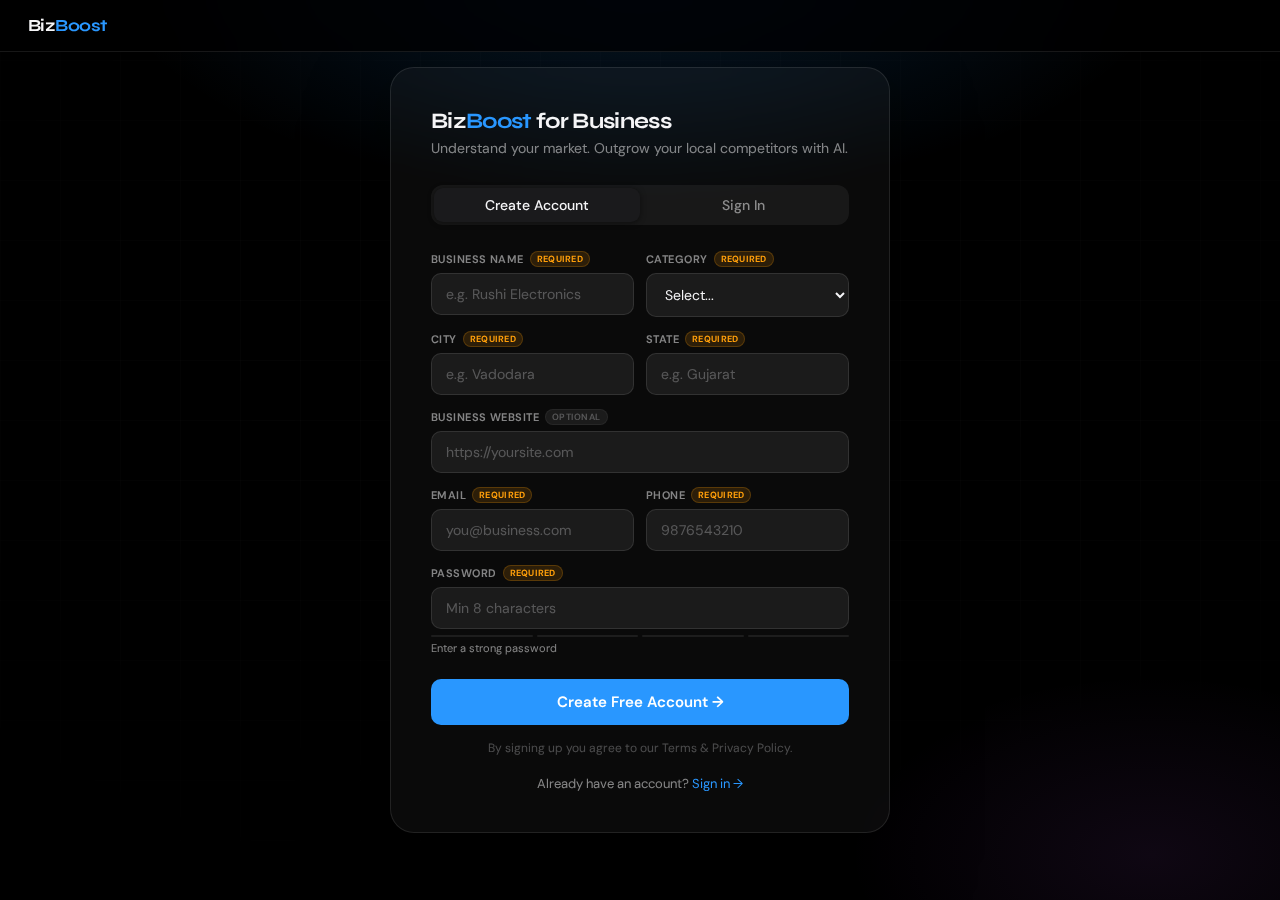
<file: seller/competitors.html>
<!DOCTYPE html>
<html lang="en">
<head>
  <meta charset="UTF-8">
  <meta name="viewport" content="width=device-width, initial-scale=1.0">
  <title>Competitors — BizBoost</title>
  <link rel="preconnect" href="https://fonts.googleapis.com">
  <link href="https://fonts.googleapis.com/css2?family=DM+Sans:ital,opsz,wght@0,9..40,300;0,9..40,400;0,9..40,500;0,9..40,600;0,9..40,700&family=Syne:wght@600;700;800&display=swap" rel="stylesheet">
  <style>
    *, *::before, *::after { box-sizing: border-box; margin: 0; padding: 0; }

    :root {
      --bg: #000; --s1: #0a0a0b; --s2: #111113; --s3: #1a1a1c; --s4: #242426;
      --border: rgba(255,255,255,0.07); --border2: rgba(255,255,255,0.04); --border3: rgba(255,255,255,0.12);
      --text: #f5f5f7; --text2: rgba(245,245,247,0.88);
      --muted: rgba(245,245,247,0.48); --muted2: rgba(245,245,247,0.24);
      --blue: #2997ff; --blue-d: #0a84ff;
      --green: #124669; --orange: #ff9f0a; --red: #ff453a; --purple: #bf5af2;
      --nav-h: 52px; --r: 18px; --r-sm: 12px;
    }

    html { scroll-behavior: smooth; }
    body { font-family: 'DM Sans', -apple-system, BlinkMacSystemFont, 'Helvetica Neue', sans-serif; background: var(--bg); color: var(--text); -webkit-font-smoothing: antialiased; overflow-x: hidden; }

    /* PROGRESS */
    #prog { position: fixed; top: 0; left: 0; height: 2px; width: 0%; background: linear-gradient(90deg, var(--blue), var(--purple)); z-index: 9999; transition: width 0.1s; box-shadow: 0 0 8px rgba(41,151,255,0.4); }

    /* NAV */
    .nav { position: sticky; top: 0; z-index: 200; height: var(--nav-h); display: flex; align-items: center; justify-content: space-between; gap: 16px; padding: 0 28px; background: rgba(0,0,0,0.78); backdrop-filter: saturate(200%) blur(24px); -webkit-backdrop-filter: saturate(200%) blur(24px); border-bottom: 1px solid var(--border); }
    .logo { font-family: 'Syne', sans-serif; font-size: 17px; font-weight: 700; color: var(--text); text-decoration: none; letter-spacing: -0.03em; flex-shrink: 0; }
    .logo em { color: var(--blue); font-style: normal; }
    .nav-tabs { display: flex; gap: 2px; }
    .ntab { font-size: 13px; font-weight: 500; padding: 6px 13px; border-radius: 9px; text-decoration: none; color: var(--muted); transition: color 0.15s, background 0.15s; letter-spacing: -0.01em; white-space: nowrap; }
    .ntab:hover { color: var(--text); background: rgba(255,255,255,0.06); }
    .ntab.on { color: var(--blue); background: rgba(41,151,255,0.1); }
    .nav-r { display: flex; gap: 8px; align-items: center; }
    .nbtn { font-size: 13px; font-weight: 500; padding: 6px 16px; border-radius: 980px; border: 1px solid var(--border3); background: rgba(255,255,255,0.05); color: var(--text); cursor: pointer; text-decoration: none; transition: background 0.18s, transform 0.15s, box-shadow 0.18s; font-family: inherit; white-space: nowrap; display: inline-flex; align-items: center; gap: 6px; }
    .nbtn svg { width: 12px; height: 12px; }
    .nbtn:hover { background: rgba(255,255,255,0.1); transform: translateY(-1px); }
    .nbtn:active { transform: translateY(0); }
    .nbtn.blue { background: var(--blue); color: #fff; border-color: var(--blue); }
    .nbtn.blue:hover { background: var(--blue-d); box-shadow: 0 4px 20px rgba(41,151,255,0.4); }

    /* BURGER */
    .nav-burger { display: none; flex-direction: column; gap: 5px; cursor: pointer; background: none; border: none; padding: 6px; }
    .nav-burger span { width: 20px; height: 1.5px; background: var(--text); display: block; transition: all 0.3s; border-radius: 2px; }
    .nav-burger.open span:nth-child(1) { transform: rotate(45deg) translate(4.5px, 4.5px); }
    .nav-burger.open span:nth-child(2) { opacity: 0; transform: scaleX(0); }
    .nav-burger.open span:nth-child(3) { transform: rotate(-45deg) translate(4.5px, -4.5px); }
    .nav-mobile { position: fixed; top: var(--nav-h); left: 0; right: 0; z-index: 199; background: rgba(0,0,0,0.92); backdrop-filter: blur(30px); -webkit-backdrop-filter: blur(30px); border-bottom: 1px solid var(--border); padding: 14px 20px 18px; display: flex; flex-direction: column; gap: 3px; transform: translateY(-110%); transition: transform 0.3s cubic-bezier(0.25,0.46,0.45,0.94); }
    .nav-mobile.open { transform: translateY(0); }
    .nav-mobile .ntab { font-size: 15px; padding: 11px 14px; border-radius: 12px; }

    /* MAIN */
    .main { max-width: 1000px; margin: 0 auto; padding: 36px 24px 100px; }

    /* PAGE HEADER */
    .ph { display: flex; align-items: flex-start; justify-content: space-between; gap: 16px; flex-wrap: wrap; margin-bottom: 28px; }
    .ph-l {}
    .ph-l h1 { font-family: 'Syne', sans-serif; font-size: 26px; font-weight: 700; letter-spacing: -0.04em; margin-bottom: 4px; display: flex; align-items: center; gap: 10px; }
    .ph-icon { width: 32px; height: 32px; border-radius: 9px; background: rgba(41,151,255,0.12); border: 1px solid rgba(41,151,255,0.2); display: inline-flex; align-items: center; justify-content: center; color: var(--blue); flex-shrink: 0; }
    .ph-icon svg { width: 16px; height: 16px; }
    .ph-l p { color: var(--muted); font-size: 13.5px; }
    .ph-r { display: flex; gap: 8px; flex-wrap: wrap; }

    /* STATS BAR */
    .stats { display: flex; gap: 12px; margin-bottom: 28px; flex-wrap: wrap; }
    .stat { background: var(--s2); border: 1px solid var(--border); border-radius: 14px; padding: 14px 20px; transition: border-color 0.2s, transform 0.2s; cursor: default; }
    .stat:hover { border-color: rgba(255,255,255,0.13); transform: translateY(-2px); }
    .sn { font-family: 'Syne', sans-serif; font-size: 22px; font-weight: 700; letter-spacing: -0.04em; }
    .sl { font-size: 11.5px; color: var(--muted); font-weight: 500; margin-top: 3px; }

    /* TOP COMPETITOR BANNER */
    .tc-banner { background: var(--s2); border: 1px solid rgba(255,69,58,0.18); border-radius: 20px; padding: 28px; margin-bottom: 24px; position: relative; overflow: hidden; animation: rise 0.5s cubic-bezier(0.22,1,0.36,1) both; }
    .tc-banner::before { content: ''; position: absolute; inset: 0; background: radial-gradient(ellipse at top left, rgba(255,69,58,0.07), transparent 60%); pointer-events: none; }
    .tc-banner > * { position: relative; z-index: 1; }
    @keyframes rise { from { opacity:0; transform: translateY(20px); } to { opacity:1; transform: translateY(0); } }

    .tc-badge { display: inline-flex; align-items: center; gap: 7px; background: rgba(255,69,58,0.1); border: 1px solid rgba(255,69,58,0.22); color: var(--red); padding: 5px 13px; border-radius: 980px; font-size: 12px; font-weight: 600; margin-bottom: 14px; }
    .tc-badge svg { width: 12px; height: 12px; }
    .tc-name { font-family: 'Syne', sans-serif; font-size: 20px; font-weight: 700; letter-spacing: -0.03em; margin-bottom: 6px; }
    .tc-why { font-size: 13.5px; color: var(--muted); line-height: 1.65; margin-bottom: 20px; }
    .tc-grid { display: grid; grid-template-columns: 1fr 1fr; gap: 12px; }
    .tc-box { background: rgba(255,255,255,0.04); border: 1px solid var(--border2); border-radius: 13px; padding: 16px 18px; }
    .tc-box h4 { font-size: 10.5px; font-weight: 700; letter-spacing: 0.1em; text-transform: uppercase; color: var(--muted2); margin-bottom: 12px; }
    .tc-box ul { list-style: none; display: flex; flex-direction: column; gap: 8px; }
    .tc-box ul li { font-size: 13px; color: var(--text2); display: flex; gap: 9px; align-items: flex-start; line-height: 1.5; }
    .tc-box ul li svg { width: 13px; height: 13px; flex-shrink: 0; margin-top: 2px; }
    .str-icon { color: var(--orange); }
    .beat-icon { color: var(--green); }

    /* FILTER BAR */
    .fbar { display: flex; gap: 8px; margin-bottom: 20px; flex-wrap: wrap; align-items: center; }
    .fsearch-wrap { position: relative; flex: 1; min-width: 200px; max-width: 280px; }
    .fsearch-wrap svg { position: absolute; left: 13px; top: 50%; transform: translateY(-50%); width: 14px; height: 14px; color: var(--muted); pointer-events: none; }
    .fsearch { width: 100%; padding: 8px 16px 8px 36px; border: 1px solid var(--border); border-radius: 980px; font-size: 13.5px; background: var(--s2); outline: none; color: var(--text); font-family: inherit; transition: border-color 0.18s, box-shadow 0.18s; }
    .fsearch::placeholder { color: var(--muted2); }
    .fsearch:focus { border-color: rgba(41,151,255,0.4); box-shadow: 0 0 0 3px rgba(41,151,255,0.08); }
    .filter-chips { display: flex; gap: 6px; flex-wrap: wrap; }
    .fchip { font-size: 12.5px; font-weight: 500; padding: 6px 15px; border-radius: 980px; border: 1px solid var(--border); background: var(--s2); color: var(--muted); cursor: pointer; transition: all 0.18s; user-select: none; display: inline-flex; align-items: center; gap: 5px; }
    .fchip svg { width: 11px; height: 11px; }
    .fchip:hover { border-color: rgba(41,151,255,0.35); color: var(--blue); }
    .fchip.on { background: var(--blue); color: #fff; border-color: var(--blue); }

    /* COUNT LABEL */
    .results-count { font-size: 12px; color: var(--muted); margin-bottom: 14px; padding-left: 2px; }

    /* COMP GRID */
    .comp-grid { display: grid; grid-template-columns: repeat(auto-fill, minmax(290px, 1fr)); gap: 14px; }

    /* COMP CARD */
    .cc { background: var(--s2); border: 1px solid var(--border); border-radius: var(--r); padding: 20px; transition: transform 0.25s cubic-bezier(0.25,0.46,0.45,0.94), box-shadow 0.25s, border-color 0.2s; position: relative; overflow: hidden; animation: cardIn 0.4s cubic-bezier(0.22,1,0.36,1) both; }
    .cc::after { content: ''; position: absolute; top: 0; left: 0; right: 0; height: 1px; background: linear-gradient(90deg, transparent, rgba(255,255,255,0.07), transparent); }
    @keyframes cardIn { from { opacity: 0; transform: translateY(12px); } to { opacity: 1; transform: translateY(0); } }
    .cc:hover { transform: translateY(-4px); box-shadow: 0 20px 56px rgba(0,0,0,0.5); border-color: rgba(255,255,255,0.13); }
    .cc.top { border-color: rgba(255,69,58,0.22); border-left: 2px solid var(--red); }
    .cc.top:hover { border-color: rgba(255,69,58,0.35); }

    /* RANK BADGE */
    .cc-rank { position: absolute; top: 16px; right: 16px; width: 28px; height: 28px; border-radius: 50%; display: flex; align-items: center; justify-content: center; font-size: 10.5px; font-weight: 700; }
    .rk1 { background: linear-gradient(135deg, #ffd700, #f5a623); color: #5c3d00; }
    .rk2 { background: linear-gradient(135deg, #d0d0d8, #a8a8b0); color: #2c2c2e; }
    .rk3 { background: linear-gradient(135deg, #cd7f32, #b06020); color: #fff; }
    .rkx { background: rgba(255,255,255,0.07); color: var(--muted); border: 1px solid var(--border); }

    .cc-name { font-size: 15px; font-weight: 700; margin-bottom: 4px; padding-right: 38px; white-space: nowrap; overflow: hidden; text-overflow: ellipsis; letter-spacing: -0.01em; }
    .cc-addr { font-size: 12.5px; color: var(--muted); margin-bottom: 14px; display: -webkit-box; -webkit-line-clamp: 2; -webkit-box-orient: vertical; overflow: hidden; line-height: 1.55; display: flex; align-items: flex-start; gap: 6px; }
    .cc-addr svg { width: 12px; height: 12px; flex-shrink: 0; margin-top: 2px; color: var(--muted2); }

    .cc-meta { display: flex; flex-wrap: wrap; gap: 6px; margin-bottom: 14px; }
    .badge { font-size: 11px; font-weight: 600; padding: 3px 9px; border-radius: 980px; display: inline-flex; align-items: center; gap: 5px; }
    .badge svg { width: 10px; height: 10px; }
    .b-maps { background: rgba(250, 250, 249, 0.918); color: var(--green); border: 1px solid rgba(30, 134, 182, 0.15); }
    .b-web  { background: rgba(41,151,255,0.1); color: var(--blue);  border: 1px solid rgba(41,151,255,0.15); }
    .b-top  { background: rgba(255,69,58,0.1);  color: var(--red);   border: 1px solid rgba(255,69,58,0.18); }
    .b-star { background: rgba(255,159,10,0.1); color: var(--orange);border: 1px solid rgba(255,159,10,0.18); }
    .b-phone{ background: rgba(191,90,242,0.1); color: var(--purple);border: 1px solid rgba(191,90,242,0.15); }

    .cc-actions { display: flex; gap: 7px; flex-wrap: wrap; }
    .cca { font-size: 12px; font-weight: 500; padding: 7px 14px; border-radius: 980px; text-decoration: none; border: 1px solid var(--border3); color: var(--text); transition: background 0.18s, transform 0.15s, box-shadow 0.18s; background: rgba(255,255,255,0.04); display: inline-flex; align-items: center; gap: 6px; }
    .cca svg { width: 12px; height: 12px; }
    .cca:hover { background: rgba(255,255,255,0.1); transform: translateY(-1px); }
    .cca:active { transform: translateY(0); }
    .cca.call { background: var(--green); color: #fff; border-color: var(--green); }
    .cca.call:hover { background: #25a244; box-shadow: 0 6px 20px rgba(48,209,88,0.28); }

    /* EMPTY STATE */
    .empty { text-align: center; padding: 72px 24px; color: var(--muted); }
    .empty .ei { width: 60px; height: 60px; margin: 0 auto 18px; background: var(--s2); border: 1px solid var(--border); border-radius: 16px; display: flex; align-items: center; justify-content: center; color: var(--muted2); }
    .empty .ei svg { width: 26px; height: 26px; }
    .empty h3 { font-family: 'Syne', sans-serif; font-size: 17px; font-weight: 700; color: var(--text); margin-bottom: 8px; letter-spacing: -0.02em; }
    .empty p { font-size: 14px; line-height: 1.6; max-width: 340px; margin: 0 auto; }

    /* TOAST */
    .toast { position: fixed; bottom: 28px; left: 50%; transform: translateX(-50%) translateY(16px); background: rgba(18,18,20,0.96); border: 1px solid rgba(255,255,255,0.1); color: var(--text); font-size: 13.5px; font-weight: 500; padding: 11px 20px; border-radius: 980px; opacity: 0; pointer-events: none; transition: opacity 0.3s, transform 0.35s cubic-bezier(0.34,1.56,0.64,1); z-index: 999; backdrop-filter: blur(16px); box-shadow: 0 8px 36px rgba(0,0,0,0.6); display: flex; align-items: center; gap: 9px; white-space: nowrap; }
    .toast.show { opacity: 1; transform: translateX(-50%) translateY(0); }
    .toast svg { width: 15px; height: 15px; flex-shrink: 0; color: var(--blue); }

    /* SCROLLBAR */
    ::-webkit-scrollbar { width: 5px; height: 5px; }
    ::-webkit-scrollbar-track { background: transparent; }
    ::-webkit-scrollbar-thumb { background: rgba(255,255,255,0.1); border-radius: 3px; }
    ::-webkit-scrollbar-thumb:hover { background: rgba(255,255,255,0.18); }

    /* RESPONSIVE */
    @media (max-width: 700px) {
      .comp-grid { grid-template-columns: 1fr; }
      .tc-grid { grid-template-columns: 1fr; }
      .nav-tabs { display: none; }
      .nav-burger { display: flex; }
      .ph { flex-direction: column; gap: 12px; }
    }
    @media (max-width: 480px) {
      .main { padding: 24px 16px 80px; }
      .ph-l h1 { font-size: 22px; }
      .stats { gap: 8px; }
      .stat { padding: 12px 16px; }
      .sn { font-size: 18px; }
    }
  </style>
</head>
<body>

<div id="prog"></div>

<!-- NAV -->
<nav class="nav" id="mainNav">
  <a href="../index.html" class="logo">Biz<em>Boost</em></a>
  <div class="nav-tabs">
    <a href="dashboard.html" class="ntab">Dashboard</a>
    <a href="competitors.html" class="ntab on">Competitors</a>
    <a href="keywords.html" class="ntab">Keywords &amp; SEO</a>
    <a href="leads.html" class="ntab">Buyer Leads</a>
  </div>
  <div class="nav-r">
    <a href="onboard.html" class="nbtn">
      <svg fill="none" stroke="currentColor" stroke-width="2" viewBox="0 0 24 24"><path d="M11 4H4a2 2 0 0 0-2 2v14a2 2 0 0 0 2 2h14a2 2 0 0 0 2-2v-7"/><path d="M18.5 2.5a2.121 2.121 0 0 1 3 3L12 15l-4 1 1-4 9.5-9.5z"/></svg>
      Edit Profile
    </a>
    <button class="nbtn blue" onclick="rerun()">
      <svg fill="none" stroke="currentColor" stroke-width="2.5" viewBox="0 0 24 24"><polyline points="1 4 1 10 7 10"/><path d="M3.51 15a9 9 0 1 0 .49-3"/></svg>
      Re-analyse
    </button>
    <button class="nav-burger" id="burgerBtn" aria-label="Menu">
      <span></span><span></span><span></span>
    </button>
  </div>
</nav>

<div class="nav-mobile" id="mobileMenu">
  <a href="dashboard.html" class="ntab">Dashboard</a>
  <a href="competitors.html" class="ntab on">Competitors</a>
  <a href="keywords.html" class="ntab">Keywords &amp; SEO</a>
  <a href="leads.html" class="ntab">Buyer Leads</a>
</div>

<div class="main">

  <!-- PAGE HEADER -->
  <div class="ph">
    <div class="ph-l">
      <h1>
        <span class="ph-icon">
          <svg fill="none" stroke="currentColor" stroke-width="2" viewBox="0 0 24 24"><circle cx="12" cy="8" r="6"/><path d="M15.477 12.89L17 22l-5-3-5 3 1.523-9.11"/></svg>
        </span>
        Local Competitors
      </h1>
      <p id="subTitle">Loading competitor data...</p>
    </div>
    <div class="ph-r">
      <button class="nbtn blue" onclick="rerun()">
        <svg fill="none" stroke="currentColor" stroke-width="2.5" viewBox="0 0 24 24"><polyline points="1 4 1 10 7 10"/><path d="M3.51 15a9 9 0 1 0 .49-3"/></svg>
        Re-analyse
      </button>
    </div>
  </div>

  <!-- STATS BAR -->
  <div id="statsBar" class="stats" style="display:none">
    <div class="stat">
      <div class="sn" id="stTotal">0</div>
      <div class="sl">Total Found</div>
    </div>
    <div class="stat">
      <div class="sn" id="stPhone" style="color:var(--green)">0</div>
      <div class="sl">With Phone</div>
    </div>
    <div class="stat">
      <div class="sn" id="stWeb" style="color:var(--blue)">0</div>
      <div class="sl">With Website</div>
    </div>
    <div class="stat">
      <div class="sn" id="stMaps" style="color:var(--orange)">0</div>
      <div class="sl">On Google Maps</div>
    </div>
    <div class="stat">
      <div class="sn" id="stSkipped" style="color:var(--muted)">0</div>
      <div class="sl">Chains Excluded</div>
    </div>
  </div>

  <!-- TOP COMPETITOR BANNER -->
  <div id="tcBanner"></div>

  <!-- FILTER BAR -->
  <div class="fbar" id="fbar" style="display:none">
    <div class="fsearch-wrap">
      <svg fill="none" stroke="currentColor" stroke-width="2" viewBox="0 0 24 24"><circle cx="11" cy="11" r="8"/><line x1="21" y1="21" x2="16.65" y2="16.65"/></svg>
      <input type="text" class="fsearch" id="searchBox" placeholder="Search competitors...">
    </div>
    <div class="filter-chips">
      <button class="fchip on" data-f="all">
        <svg fill="none" stroke="currentColor" stroke-width="2" viewBox="0 0 24 24"><line x1="8" y1="6" x2="21" y2="6"/><line x1="8" y1="12" x2="21" y2="12"/><line x1="8" y1="18" x2="21" y2="18"/><line x1="3" y1="6" x2="3.01" y2="6"/><line x1="3" y1="12" x2="3.01" y2="12"/><line x1="3" y1="18" x2="3.01" y2="18"/></svg>
        All
      </button>
      <button class="fchip" data-f="maps">
        <svg fill="none" stroke="currentColor" stroke-width="2" viewBox="0 0 24 24"><path d="M21 10c0 7-9 13-9 13S3 17 3 10a9 9 0 0 1 18 0z"/><circle cx="12" cy="10" r="3"/></svg>
        Maps
      </button>
      <button class="fchip" data-f="search">
        <svg fill="none" stroke="currentColor" stroke-width="2" viewBox="0 0 24 24"><circle cx="11" cy="11" r="8"/><line x1="21" y1="21" x2="16.65" y2="16.65"/></svg>
        Web
      </button>
      <button class="fchip" data-f="phone">
        <svg fill="none" stroke="currentColor" stroke-width="2" viewBox="0 0 24 24"><path d="M22 16.92v3a2 2 0 0 1-2.18 2 19.79 19.79 0 0 1-8.63-3.07A19.5 19.5 0 0 1 4.69 13a19.79 19.79 0 0 1-3.07-8.67A2 2 0 0 1 3.6 2h3a2 2 0 0 1 2 1.72 12.84 12.84 0 0 0 .7 2.81 2 2 0 0 1-.45 2.11L7.91 9.91a16 16 0 0 0 6 6l1.27-.85a2 2 0 0 1 2.11-.45 12.84 12.84 0 0 0 2.81.7A2 2 0 0 1 22 16.92z"/></svg>
        Has Phone
      </button>
      <button class="fchip" data-f="rated">
        <svg fill="var(currentColor)" stroke="currentColor" stroke-width="1.5" viewBox="0 0 24 24"><polygon points="12 2 15.09 8.26 22 9.27 17 14.14 18.18 21.02 12 17.77 5.82 21.02 7 14.14 2 9.27 8.91 8.26 12 2"/></svg>
        Rated
      </button>
    </div>
  </div>

  <div id="resultsCount" class="results-count" style="display:none"></div>
  <div id="compGrid" class="comp-grid"></div>

  <!-- EMPTY STATE -->
  <div id="emptyState" class="empty" style="display:none">
    <div class="ei">
      <svg fill="none" stroke="currentColor" stroke-width="1.5" viewBox="0 0 24 24"><circle cx="11" cy="11" r="8"/><line x1="21" y1="21" x2="16.65" y2="16.65"/></svg>
    </div>
    <h3>No competitors found yet</h3>
    <p>Run an analysis from the dashboard to discover real local competitors in your market.</p>
    <a href="dashboard.html" class="nbtn blue" style="display:inline-flex;margin-top:20px">
      <svg fill="none" stroke="currentColor" stroke-width="2.5" viewBox="0 0 24 24"><line x1="19" y1="12" x2="5" y2="12"/><polyline points="12 19 5 12 12 5"/></svg>
      Go to Dashboard
    </a>
  </div>

</div>

<div class="toast" id="toast">
  <svg fill="none" stroke="currentColor" stroke-width="2.5" viewBox="0 0 24 24" id="toastIcon"></svg>
  <span id="toastMsg"></span>
</div>

<script>
const API = "/api";
const seller = JSON.parse(localStorage.getItem("seller") || "null");
if (!seller?.id) location.href = "register.html";

/* SCROLL PROGRESS */
window.addEventListener("scroll", () => {
  const s = window.scrollY, h = document.documentElement.scrollHeight - innerHeight;
  if (h > 0) document.getElementById("prog").style.width = (s / h * 100) + "%";
}, { passive: true });

/* BURGER */
const burgerBtn = document.getElementById("burgerBtn");
const mobileMenu = document.getElementById("mobileMenu");
burgerBtn.addEventListener("click", () => {
  burgerBtn.classList.toggle("open");
  mobileMenu.classList.toggle("open");
});
document.addEventListener("click", e => {
  if (!burgerBtn.contains(e.target) && !mobileMenu.contains(e.target)) {
    burgerBtn.classList.remove("open");
    mobileMenu.classList.remove("open");
  }
});

/* TOAST */
function toast(msg, type = "info", dur = 3000) {
  const icons = {
    success: '<polyline points="20 6 9 17 4 12"/>',
    error:   '<line x1="18" y1="6" x2="6" y2="18"/><line x1="6" y1="6" x2="18" y2="18"/>',
    info:    '<circle cx="12" cy="12" r="10"/><line x1="12" y1="8" x2="12" y2="12"/><line x1="12" y1="16" x2="12.01" y2="16"/>'
  };
  const colors = { success: "var(--green)", error: "var(--red)", info: "var(--blue)" };
  const t = document.getElementById("toast");
  document.getElementById("toastIcon").innerHTML = icons[type] || icons.info;
  document.getElementById("toastIcon").style.color = colors[type] || colors.info;
  document.getElementById("toastMsg").textContent = msg;
  t.classList.add("show");
  clearTimeout(t._t);
  t._t = setTimeout(() => t.classList.remove("show"), dur);
}

function esc(s) { return (s || "").replace(/&/g, "&amp;").replace(/</g, "&lt;").replace(/>/g, "&gt;"); }

/* SVG ICON HELPERS */
const SVG = {
  bolt:   `<svg fill="none" stroke="currentColor" stroke-width="2" viewBox="0 0 24 24"><polygon points="13 2 3 14 12 14 11 22 21 10 12 10 13 2"/></svg>`,
  check:  `<svg fill="none" stroke="currentColor" stroke-width="2.5" viewBox="0 0 24 24"><polyline points="20 6 9 17 4 12"/></svg>`,
  phone:  `<svg fill="none" stroke="currentColor" stroke-width="2" viewBox="0 0 24 24"><path d="M22 16.92v3a2 2 0 0 1-2.18 2 19.79 19.79 0 0 1-8.63-3.07A19.5 19.5 0 0 1 4.69 13a19.79 19.79 0 0 1-3.07-8.67A2 2 0 0 1 3.6 2h3a2 2 0 0 1 2 1.72 12.84 12.84 0 0 0 .7 2.81 2 2 0 0 1-.45 2.11L7.91 9.91a16 16 0 0 0 6 6l1.27-.85a2 2 0 0 1 2.11-.45 12.84 12.84 0 0 0 2.81.7A2 2 0 0 1 22 16.92z"/></svg>`,
  globe:  `<svg fill="none" stroke="currentColor" stroke-width="2" viewBox="0 0 24 24"><circle cx="12" cy="12" r="10"/><line x1="2" y1="12" x2="22" y2="12"/><path d="M12 2a15.3 15.3 0 0 1 4 10 15.3 15.3 0 0 1-4 10 15.3 15.3 0 0 1-4-10 15.3 15.3 0 0 1 4-10z"/></svg>`,
  pin:    `<svg fill="none" stroke="currentColor" stroke-width="2" viewBox="0 0 24 24"><path d="M21 10c0 7-9 13-9 13S3 17 3 10a9 9 0 0 1 18 0z"/><circle cx="12" cy="10" r="3"/></svg>`,
  star:   `<svg fill="currentColor" stroke="none" viewBox="0 0 24 24"><polygon points="12 2 15.09 8.26 22 9.27 17 14.14 18.18 21.02 12 17.77 5.82 21.02 7 14.14 2 9.27 8.91 8.26 12 2"/></svg>`,
  target: `<svg fill="none" stroke="currentColor" stroke-width="2" viewBox="0 0 24 24"><circle cx="12" cy="12" r="10"/><circle cx="12" cy="12" r="6"/><circle cx="12" cy="12" r="2"/></svg>`,
  maps:   `<svg fill="none" stroke="currentColor" stroke-width="2" viewBox="0 0 24 24"><polygon points="1 6 1 22 8 18 16 22 23 18 23 2 16 6 8 2 1 6"/><line x1="8" y1="2" x2="8" y2="18"/><line x1="16" y1="6" x2="16" y2="22"/></svg>`,
  crown:  `<svg fill="none" stroke="currentColor" stroke-width="2" viewBox="0 0 24 24"><path d="M2 20h20M5 20l-2-9 5 4 4-8 4 8 5-4-2 9"/></svg>`,
};

let allComps = [], activeFilter = "all";
const cached = JSON.parse(localStorage.getItem("lastReport") || "null");

if (!cached?.competitors?.length) {
  document.getElementById("emptyState").style.display = "block";
  document.getElementById("subTitle").textContent = "No data yet — run analysis first.";
} else {
  allComps = cached.competitors;
  initPage(cached.competitors, cached.top_competitor, cached.strategy);
}

function initPage(comps, topComp, strategy) {
  const s = JSON.parse(localStorage.getItem("seller") || "{}");
  const d = JSON.parse(localStorage.getItem("sellerDetails") || "{}");
  document.getElementById("subTitle").textContent = `${comps.length} local ${(d.products_offered || s.category || "business").split(",")[0].trim()} sellers found in ${s.city || "your city"}`;

  // Stats
  document.getElementById("statsBar").style.display = "flex";
  document.getElementById("stTotal").textContent = comps.length;
  document.getElementById("stPhone").textContent = comps.filter(c => c.phone).length;
  document.getElementById("stWeb").textContent = comps.filter(c => c.website).length;
  document.getElementById("stMaps").textContent = comps.filter(c => c.source === "Google Maps").length;
  document.getElementById("stSkipped").textContent = cached.counts?.chains_skipped || "—";

  // Top competitor banner
  if (topComp?.name && strategy?.top_competitor) {
    const tc = strategy.top_competitor;
    const str = (tc.their_strengths || []).map(s => `
      <li><span class="str-icon">${SVG.bolt}</span>${esc(s)}</li>`).join("");
    const how = (tc.how_to_beat_them || []).map(s => `
      <li><span class="beat-icon">${SVG.check}</span>${esc(s)}</li>`).join("");
    document.getElementById("tcBanner").innerHTML = `
      <div class="tc-banner">
        <div class="tc-badge">${SVG.target} Top Competitor</div>
        <div class="tc-name">${esc(topComp.name)}</div>
        <div class="tc-why">${esc(tc.why_winning || "Currently dominating your local market.")}</div>
        <div class="tc-grid">
          <div class="tc-box">
            <h4>Their Strengths</h4>
            <ul>${str || "<li>—</li>"}</ul>
          </div>
          <div class="tc-box">
            <h4>How to Beat Them</h4>
            <ul>${how || "<li>—</li>"}</ul>
          </div>
        </div>
      </div>`;
  }

  document.getElementById("fbar").style.display = "flex";
  document.getElementById("resultsCount").style.display = "block";
  renderGrid(comps, topComp);
}

function renderGrid(comps, topComp) {
  const topName = topComp?.name || "";
  const countEl = document.getElementById("resultsCount");

  if (!comps.length) {
    document.getElementById("compGrid").innerHTML = "";
    document.getElementById("emptyState").style.display = "block";
    countEl.style.display = "none";
    return;
  }
  document.getElementById("emptyState").style.display = "none";
  countEl.textContent = `Showing ${comps.length} competitor${comps.length !== 1 ? "s" : ""}`;

  document.getElementById("compGrid").innerHTML = comps.map((c, i) => {
    const isTop = c.name === topName;
    const rkCl = i === 0 ? "rk1" : i === 1 ? "rk2" : i === 2 ? "rk3" : "rkx";
    const delay = Math.min(i * 0.04, 0.4);
    const sourceIco = c.source === "Google Maps" ? SVG.maps : SVG.globe;
    return `
      <div class="cc ${isTop ? "top" : ""}" style="animation-delay:${delay}s">
        <div class="cc-rank ${rkCl}">${i + 1}</div>
        <div class="cc-name" title="${esc(c.name)}">${esc(c.name)}</div>
        <div class="cc-addr">${c.address ? `${SVG.pin}<span style="-webkit-line-clamp:2;overflow:hidden;display:-webkit-box;-webkit-box-orient:vertical">${esc(c.address)}</span>` : ""}</div>
        <div class="cc-meta">
          ${isTop ? `<span class="badge b-top">${SVG.crown} Top Rival</span>` : ""}
          <span class="badge ${c.source === "Google Maps" ? "b-maps" : "b-web"}">${sourceIco} ${esc(c.source)}</span>
          ${c.rating ? `<span class="badge b-star">${SVG.star} ${c.rating} · ${Number(c.reviews).toLocaleString("en-IN")}</span>` : ""}
          ${c.phone ? `<span class="badge b-phone">${SVG.phone} Has Phone</span>` : ""}
        </div>
        <div class="cc-actions">
          ${c.phone ? `<a href="tel:${esc(c.phone)}" class="cca call">${SVG.phone} Call</a>` : ""}
          ${c.website ? `<a href="${esc(c.website)}" target="_blank" rel="noopener" class="cca">${SVG.globe} Website</a>` : ""}
          ${c.address ? `<a href="https://maps.google.com?q=${encodeURIComponent(c.name + " " + c.address)}" target="_blank" rel="noopener" class="cca">${SVG.pin} Map</a>` : ""}
        </div>
      </div>`;
  }).join("");
}

/* FILTER CHIPS */
document.querySelectorAll(".fchip").forEach(btn => {
  btn.addEventListener("click", () => {
    document.querySelectorAll(".fchip").forEach(b => b.classList.remove("on"));
    btn.classList.add("on");
    activeFilter = btn.dataset.f;
    applyFilter();
  });
});

document.getElementById("searchBox").addEventListener("input", applyFilter);

function applyFilter() {
  const q = document.getElementById("searchBox").value.toLowerCase().trim();
  let f = allComps;
  if (activeFilter === "maps")   f = f.filter(c => c.source === "Google Maps");
  if (activeFilter === "search") f = f.filter(c => c.source === "Google Search");
  if (activeFilter === "phone")  f = f.filter(c => c.phone);
  if (activeFilter === "rated")  f = f.filter(c => c.rating);
  if (q) f = f.filter(c => (c.name + " " + (c.address || "")).toLowerCase().includes(q));
  renderGrid(f, cached?.top_competitor || null);
}

async function rerun() {
  localStorage.removeItem("lastReport");
  location.href = "dashboard.html?analyse=1";
}
</script>
</body>
</html>
</file>
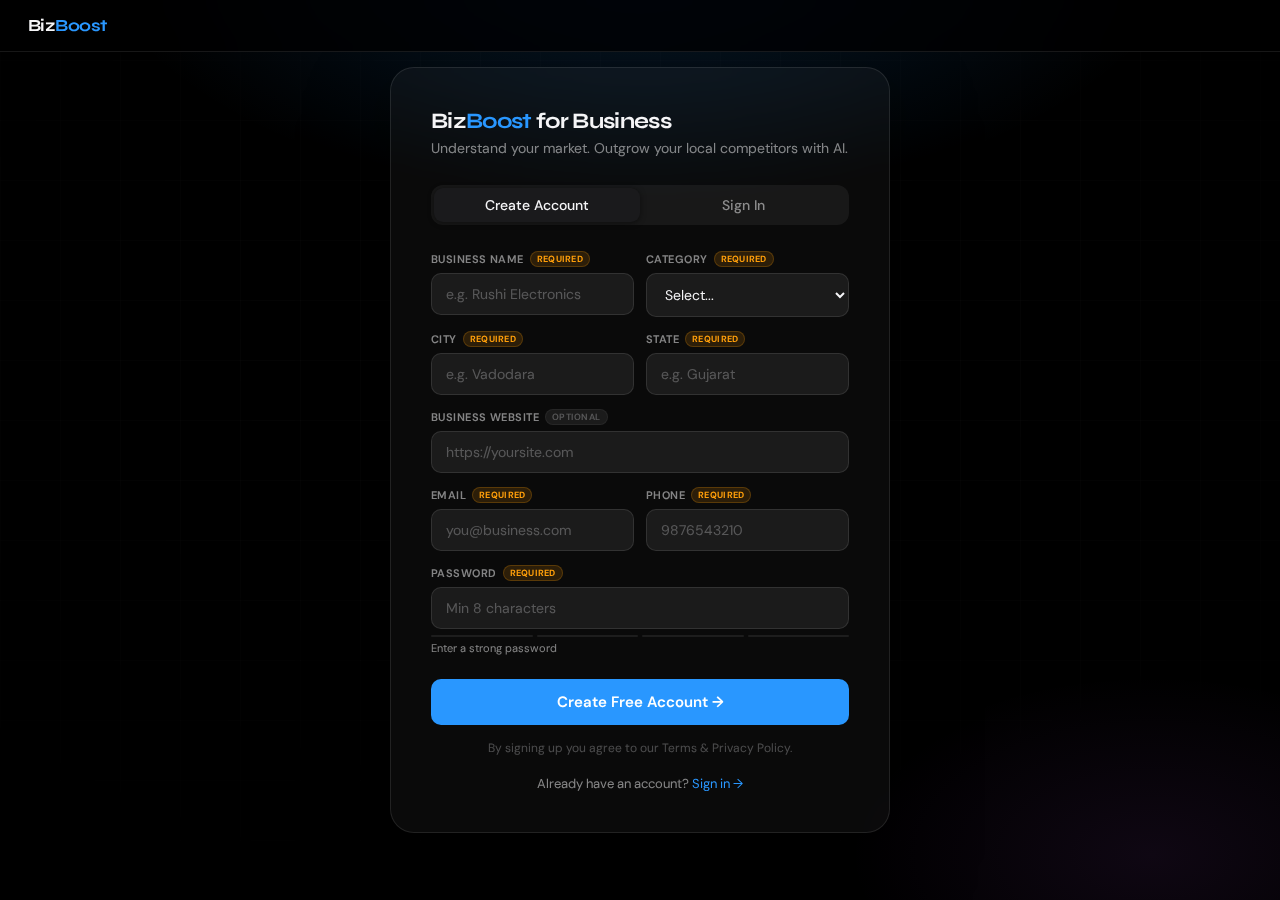
<file: seller/dashboard.html>
<!DOCTYPE html>
<html lang="en">
<head>
<meta charset="UTF-8">
<meta name="viewport" content="width=device-width, initial-scale=1.0">
<title>Dashboard — BizBoost</title>
<link rel="preconnect" href="https://fonts.googleapis.com">
<link href="https://fonts.googleapis.com/css2?family=Plus+Jakarta+Sans:wght@400;500;600;700&family=Syne:wght@600;700;800&display=swap" rel="stylesheet">
<style>
*,*::before,*::after{box-sizing:border-box;margin:0;padding:0}
:root{
  --bg:#000;--bg1:#0a0a0a;--bg2:#111;--bg3:#1a1a1a;--bg4:#222;
  --border:rgba(255,255,255,0.07);--border2:rgba(255,255,255,0.04);
  --text:#f5f5f7;--text2:rgba(245,245,247,0.6);--text3:rgba(245,245,247,0.3);
  --blue:#2997ff;--green:#30d158;--orange:#ff9f0a;--red:#ff453a;--purple:#bf5af2;
  --nav-h:58px;--r:20px;--r-sm:14px;--ease:cubic-bezier(.22,1,.36,1);
  --glow-blue:0 0 32px rgba(41,151,255,0.2);
  --glow-purple:0 0 32px rgba(191,90,242,0.18);
  --card-shine:linear-gradient(180deg,rgba(255,255,255,0.04) 0%,transparent 60%);
}
html{scroll-behavior:smooth;-webkit-font-smoothing:antialiased}
body{
  font-family:'Plus Jakarta Sans',-apple-system,sans-serif;
  background:var(--bg);color:var(--text);min-height:100vh;overflow-x:hidden;
  background-image:
    radial-gradient(ellipse 120% 50% at 50% -5%, rgba(41,151,255,0.08) 0%, transparent 60%),
    radial-gradient(ellipse 60% 40% at 85% 15%, rgba(191,90,242,0.06) 0%, transparent 50%);
}
/* ANIMATED BG ORBS */
.bg-orb{position:fixed;border-radius:50%;pointer-events:none;z-index:0;filter:blur(80px);opacity:.35;will-change:transform;contain:layout style paint}
.bg-orb-1{width:600px;height:600px;top:-200px;left:-100px;background:radial-gradient(circle,rgba(41,151,255,0.25),transparent 70%);animation:orbFloat1 18s ease-in-out infinite}
.bg-orb-2{width:500px;height:500px;top:30%;right:-150px;background:radial-gradient(circle,rgba(191,90,242,0.2),transparent 70%);animation:orbFloat2 22s ease-in-out infinite}
.bg-orb-3{width:400px;height:400px;bottom:-100px;left:30%;background:radial-gradient(circle,rgba(48,209,88,0.1),transparent 70%);animation:orbFloat3 26s ease-in-out infinite}
@keyframes orbFloat1{0%,100%{transform:translate(0,0)}33%{transform:translate(60px,40px)}66%{transform:translate(-30px,60px)}}
@keyframes orbFloat2{0%,100%{transform:translate(0,0)}40%{transform:translate(-50px,30px)}70%{transform:translate(40px,-40px)}}
@keyframes orbFloat3{0%,100%{transform:translate(0,0)}30%{transform:translate(40px,-20px)}70%{transform:translate(-40px,30px)}}
/* SCROLL PROGRESS */
#prog{position:fixed;top:0;left:0;height:2px;width:0%;z-index:9999;
  background:linear-gradient(90deg,var(--blue),var(--purple),var(--blue));
  background-size:200%;animation:bgShift 2s linear infinite;transition:width .08s linear;
  box-shadow:0 0 12px rgba(41,151,255,0.8)}
@keyframes bgShift{0%{background-position:100%}100%{background-position:-100%}}
/* NAV */
.nav{position:sticky;top:0;z-index:200;height:var(--nav-h);
  display:flex;align-items:center;justify-content:space-between;gap:12px;padding:0 28px;
  background:rgba(0,0,0,0.8);backdrop-filter:saturate(180%) blur(28px);
  -webkit-backdrop-filter:saturate(180%) blur(28px);
  border-bottom:1px solid var(--border);box-shadow:0 1px 0 rgba(255,255,255,0.04)}
.logo{font-family:'Syne',sans-serif;font-size:18px;font-weight:800;color:var(--text);
  text-decoration:none;letter-spacing:-0.04em;display:flex;align-items:center;gap:8px;flex-shrink:0}
.logo-mark{width:28px;height:28px;border-radius:8px;
  background:linear-gradient(135deg,var(--blue),var(--purple));
  display:flex;align-items:center;justify-content:center;font-size:14px;font-weight:800;color:#fff;
  box-shadow:0 2px 8px rgba(0,0,0,0.4)}
.logo em{background:linear-gradient(90deg,var(--blue),var(--purple));-webkit-background-clip:text;-webkit-text-fill-color:transparent;font-style:normal}
.logo-dot{width:6px;height:6px;border-radius:50%;background:var(--blue);box-shadow:0 0 10px var(--blue);animation:pdot 2.5s ease-in-out infinite}
@keyframes pdot{0%,100%{opacity:1;transform:scale(1)}50%{opacity:.4;transform:scale(.6)}}
.nav-tabs{display:flex;gap:2px;background:rgba(255,255,255,0.04);border-radius:12px;padding:4px;border:1px solid var(--border)}
.ntab{font-size:13px;font-weight:500;padding:6px 14px;border-radius:9px;text-decoration:none;
  color:var(--text2);transition:all .18s var(--ease);white-space:nowrap;border:none;background:transparent;cursor:pointer}
.ntab:hover{color:var(--text);background:rgba(255,255,255,0.06)}
.ntab.on{color:var(--blue);background:rgba(255,255,255,0.1);box-shadow:inset 0 0 0 1px rgba(41,151,255,0.3)}
.nav-r{display:flex;gap:10px;align-items:center}
.nav-avatar{width:32px;height:32px;border-radius:50%;flex-shrink:0;cursor:pointer;
  background:linear-gradient(135deg,var(--blue),var(--purple));
  display:flex;align-items:center;justify-content:center;
  font-size:13px;font-weight:700;color:#fff;box-shadow:0 2px 10px rgba(41,151,255,0.35);
  transition:transform .2s var(--ease),box-shadow .2s}
.nav-avatar:hover{transform:scale(1.08);box-shadow:0 4px 18px rgba(41,151,255,0.5)}
.nav-logout{font-size:12.5px;font-weight:500;padding:6px 14px;border-radius:9px;
  background:rgba(255,69,58,0.1);border:1px solid rgba(255,69,58,0.18);
  color:rgba(255,69,58,0.8);cursor:pointer;transition:all .18s var(--ease)}
.nav-logout:hover{background:rgba(255,69,58,0.18);color:var(--red);border-color:rgba(255,69,58,0.35)}
.burger{display:none;width:34px;height:34px;border-radius:9px;
  background:rgba(255,255,255,0.06);border:1px solid var(--border);
  align-items:center;justify-content:center;cursor:pointer;flex-shrink:0;flex-direction:column;gap:5px;padding:8px}
.burger span{display:block;width:16px;height:1.5px;background:var(--text2);border-radius:2px;transition:all .2s}
.burger.open span:nth-child(1){transform:translateY(6.5px) rotate(45deg)}
.burger.open span:nth-child(2){opacity:0}
.burger.open span:nth-child(3){transform:translateY(-6.5px) rotate(-45deg)}
/* MOBILE DRAWER */
#mobDrawer{position:fixed;inset:0;z-index:500;background:rgba(0,0,0,0.97);
  backdrop-filter:blur(20px);transform:translateX(-100%);transition:transform .3s var(--ease);
  display:flex;flex-direction:column;padding:80px 28px 40px}
#mobDrawer.open{transform:translateX(0)}
.mob-nav-link{display:flex;align-items:center;gap:12px;padding:14px 0;
  font-size:16px;font-weight:600;color:var(--text2);text-decoration:none;
  border-bottom:1px solid var(--border);transition:color .18s}
.mob-nav-link:hover,.mob-nav-link.on{color:var(--text)}
.mob-logout{margin-top:24px;padding:14px 20px;border-radius:12px;
  background:rgba(255,69,58,0.08);border:1px solid rgba(255,69,58,0.12);
  color:rgba(255,69,58,0.8);font-size:14px;font-weight:600;cursor:pointer;width:100%;text-align:left}
/* MAIN */
.main{position:relative;z-index:1;max-width:1320px;margin:0 auto;padding:32px 24px 60px}
/* BENTO GRID */
.bento{display:grid;grid-template-columns:repeat(3,1fr);gap:20px}
/* HERO */
.hero-cell{grid-column:1/-1;border-radius:24px;overflow:hidden;position:relative;
  background:rgba(255,255,255,0.02);border:1px solid rgba(255,255,255,0.07);
  backdrop-filter:blur(40px);box-shadow:0 4px 60px rgba(0,0,0,0.5);
  animation:fadeUp .45s var(--ease) both}
.hero-cell::before{content:'';position:absolute;inset:0;
  background:linear-gradient(135deg,rgba(41,151,255,0.06) 0%,rgba(191,90,242,0.04) 50%,transparent 100%);
  border-radius:inherit;pointer-events:none}
.hero-inner{display:grid;grid-template-columns:1fr auto;gap:0;min-height:220px}
.hero-left{padding:40px 44px;display:flex;flex-direction:column;justify-content:center;gap:16px}
.hero-eyebrow{font-size:12px;font-weight:600;letter-spacing:0.1em;text-transform:uppercase;color:var(--blue);opacity:0.9}
.hero-name{font-family:'Syne',sans-serif;font-size:clamp(28px,3.5vw,46px);font-weight:800;
  line-height:1.08;letter-spacing:-0.03em;color:var(--text)}
.hero-sub{font-size:14px;color:var(--text2);max-width:420px;line-height:1.6}
.hero-actions{display:flex;gap:12px;align-items:center;flex-wrap:wrap;margin-top:4px}
/* PLAN CHIP */
.plan-chip{display:inline-flex;align-items:center;gap:8px;padding:8px 14px;border-radius:40px;
  border:1px solid var(--border2);background:rgba(255,255,255,0.03);cursor:default;transition:all .2s var(--ease)}
.plan-chip-icon{display:flex;align-items:center;opacity:.8}
.plan-chip-label{display:flex;flex-direction:column;gap:1px}
.plan-chip-name{font-size:12px;font-weight:700;line-height:1}
.plan-chip-sub{font-size:10px;color:var(--text3);line-height:1}
.plan-chip-free{border-color:rgba(41,151,255,0.2)}
.plan-chip-free .plan-chip-name{color:var(--text2)}
.plan-chip-basic{border-color:rgba(48,209,88,0.2)}
.plan-chip-basic .plan-chip-name{color:var(--green)}
.plan-chip-pro{border-color:rgba(191,90,242,0.25);background:rgba(191,90,242,0.05)}
.plan-chip-pro .plan-chip-name{color:var(--purple)}
.plan-chip-enterprise{border-color:rgba(255,159,10,0.25);background:rgba(255,159,10,0.05)}
.plan-chip-enterprise .plan-chip-name{color:var(--orange)}
/* RUN BTN */
.run-btn{position:relative;display:inline-flex;align-items:center;gap:10px;
  padding:13px 26px;border-radius:100px;font-size:14px;font-weight:700;
  color:#fff;border:none;cursor:pointer;overflow:visible;
  background:linear-gradient(135deg,var(--blue),var(--purple));
  box-shadow:0 0 28px rgba(41,151,255,0.4),0 4px 16px rgba(0,0,0,.4);
  transition:transform .2s var(--ease),box-shadow .2s;letter-spacing:.01em}
.run-btn:hover:not(:disabled){transform:scale(1.04);box-shadow:0 0 40px rgba(41,151,255,0.6),0 6px 20px rgba(0,0,0,.4)}
.run-btn:disabled{opacity:.55;cursor:not-allowed;transform:none}
.run-btn::before{content:'';position:absolute;inset:-3px;border-radius:inherit;
  background:linear-gradient(135deg,var(--blue),var(--purple),var(--blue));
  background-size:300%;z-index:-1;filter:blur(8px);opacity:.7;animation:btnOrbit 3s linear infinite}
@keyframes btnOrbit{0%{background-position:0%}100%{background-position:300%}}
/* KPI RINGS — stroke-dasharray = 2 × π × r = 2 × π × 35 ≈ 219.9 (ring circumference) */
.hero-right{display:grid;grid-template-columns:repeat(2,1fr);gap:0;
  padding:24px 32px;align-items:center;position:relative}
.hero-right::before{content:'';position:absolute;left:0;top:16px;bottom:16px;
  width:1px;background:linear-gradient(180deg,transparent,rgba(255,255,255,0.1),transparent)}
.kpi-ring-wrap{display:flex;flex-direction:column;align-items:center;gap:8px;padding:16px 12px}
.kpi-ring-svg{position:relative;width:84px;height:84px;flex-shrink:0}
.kpi-ring-svg svg{position:absolute;top:0;left:0}
.kpi-ring-svg .kpi-val{position:absolute;inset:0;display:flex;align-items:center;justify-content:center;
  font-family:'Syne',sans-serif;font-size:17px;font-weight:800;color:var(--text)}
.kpi-label{font-size:11px;font-weight:600;color:var(--text3);text-transform:uppercase;letter-spacing:.06em;text-align:center}
/* CARDS */
.card{position:relative;border-radius:20px;overflow:hidden;
  background:var(--bg2);border:1px solid var(--border);
  transition:transform .18s var(--ease),box-shadow .18s;
  animation:fadeUp .5s var(--ease) both}
.card::before{content:'';position:absolute;top:0;left:0;right:0;height:60px;
  background:var(--card-shine);pointer-events:none;z-index:1;border-radius:inherit}
.card:hover{transform:translateY(-2px);box-shadow:0 8px 40px rgba(0,0,0,.4),0 0 0 1px rgba(255,255,255,0.08)}
@keyframes fadeUp{from{opacity:0;transform:translateY(24px)}to{opacity:1;transform:translateY(0)}}
.card:nth-child(2){animation-delay:.06s}
.card:nth-child(3){animation-delay:.12s}
.card:nth-child(4){animation-delay:.18s}
.card:nth-child(5){animation-delay:.24s}
.card:nth-child(6){animation-delay:.30s}
/* CARD HEADER */
.ch{display:flex;align-items:center;justify-content:space-between;gap:10px;
  padding:18px 20px 14px;position:relative;z-index:2}
.ch h3{display:flex;align-items:center;gap:9px;font-size:14px;font-weight:700;color:var(--text);letter-spacing:-.01em}
.ch-icon{width:26px;height:26px;border-radius:8px;display:flex;align-items:center;justify-content:center;flex-shrink:0}
.ch-icon.blue{background:rgba(41,151,255,0.15);color:var(--blue)}
.ch-icon.green{background:rgba(48,209,88,0.15);color:var(--green)}
.ch-icon.purple{background:rgba(191,90,242,0.15);color:var(--purple)}
.ch-icon.orange{background:rgba(255,159,10,0.15);color:var(--orange)}
.ctog{width:26px;height:26px;border-radius:8px;border:1px solid var(--border2);
  background:rgba(255,255,255,0.05);color:var(--text2);
  display:flex;align-items:center;justify-content:center;cursor:pointer;
  font-size:14px;transition:all .2s var(--ease);flex-shrink:0}
.ctog:hover{background:rgba(255,255,255,0.08);color:var(--text)}
.ctog.rotated{transform:rotate(180deg)}
.cb{padding:0 20px 20px;position:relative;z-index:2}
.hidden{display:none!important}
/* LAYOUT */
.row-analysis{grid-column:1/-1;display:grid;grid-template-columns:2fr 1fr;gap:20px}
#reportCard,#ctaBox{min-height:200px}
#reportCard{display:none}
#ctaBox{display:block}
.row-bottom{grid-column:1/-1;display:grid;grid-template-columns:repeat(3,1fr);gap:20px}
/* LOADER */
#loaderBox{display:none;padding:20px}
.loader-box{display:flex;flex-direction:column;gap:24px}
.loader-progress{height:3px;border-radius:2px;background:rgba(255,255,255,0.06);overflow:hidden}
#lpf{height:100%;border-radius:2px;background:linear-gradient(90deg,var(--blue),var(--purple));
  transition:width .8s var(--ease);width:0;box-shadow:0 0 12px rgba(41,151,255,0.5)}
.loader-steps{display:grid;grid-template-columns:repeat(3,1fr);gap:6px}
.ls{display:flex;align-items:center;gap:7px;padding:8px 10px;border-radius:10px;
  background:rgba(255,255,255,0.04);border:1px solid transparent;
  font-size:12px;color:var(--text3);transition:all .3s var(--ease)}
.ls.active{border-color:rgba(41,151,255,0.3);background:rgba(41,151,255,0.1);color:var(--blue)}
.ls.done{border-color:rgba(48,209,88,0.2);background:rgba(48,209,88,0.06);color:var(--green)}
.ls-dot{width:7px;height:7px;border-radius:50%;background:currentColor;flex-shrink:0}
.ls.active .ls-dot{animation:pulseDot 1s infinite}
@keyframes pulseDot{0%,100%{opacity:1;transform:scale(1)}50%{opacity:.4;transform:scale(.5)}}
#lstep{font-size:13px;color:var(--text2);margin-top:4px;transition:opacity .18s}
.lstep-txt{transition:opacity .18s}
.lstep-txt.fade{opacity:0}
/* CTA */
.cta-box{display:flex;flex-direction:column;align-items:center;gap:16px;padding:40px 24px;text-align:center}
.cta-orb{width:72px;height:72px;border-radius:50%;border:2px solid rgba(41,151,255,0.2);
  background:rgba(41,151,255,0.07);display:flex;align-items:center;justify-content:center;
  color:var(--blue);animation:orbPulse 2.5s ease-in-out infinite}
@keyframes orbPulse{0%,100%{box-shadow:0 0 0 0 rgba(41,151,255,0.3)}50%{box-shadow:0 0 0 16px rgba(41,151,255,0)}}
.cta-box h3{font-family:'Syne',sans-serif;font-size:22px;font-weight:800;letter-spacing:-.02em}
.cta-box p{font-size:13.5px;color:var(--text2);max-width:320px;line-height:1.6}
.cta-btns{display:flex;gap:10px;flex-wrap:wrap;justify-content:center}
.cta-primary{padding:12px 28px;border-radius:100px;font-size:14px;font-weight:700;
  color:#fff;border:none;cursor:pointer;
  background:linear-gradient(135deg,var(--blue),var(--purple));
  box-shadow:0 0 20px rgba(41,151,255,0.3);transition:all .2s var(--ease)}
.cta-primary:hover{transform:scale(1.04);box-shadow:0 0 32px rgba(41,151,255,0.45)}
/* REPORT */
.report-head{padding:18px 20px 0;display:flex;align-items:center;justify-content:space-between;gap:8px;position:relative;z-index:2}
.report-head h3{font-size:14px;font-weight:700;color:var(--text);display:flex;align-items:center;gap:9px}
.report-meta{font-size:11px;color:var(--text3)}
.report-toggle-row{display:flex;align-items:center;gap:8px}
.rtabs{display:flex;gap:3px;background:rgba(255,255,255,0.04);border-radius:11px;padding:3px;
  border:1px solid var(--border);margin:12px 20px 0}
.rtab{font-size:12px;font-weight:600;padding:5px 12px;border-radius:8px;border:none;
  background:transparent;color:var(--text2);cursor:pointer;display:flex;align-items:center;gap:5px;
  transition:all .18s var(--ease);white-space:nowrap}
.rtab:hover{color:var(--text);background:rgba(255,255,255,0.06)}
.rtab.on{color:#fff;background:linear-gradient(135deg,rgba(41,151,255,0.35),rgba(191,90,242,0.25));
  box-shadow:0 0 14px rgba(41,151,255,0.18)}
.rpanel{padding:16px 20px 20px}
/* COMP */
.comp-hero{background:rgba(41,151,255,0.06);border:1px solid rgba(41,151,255,0.12);
  border-radius:14px;padding:16px;margin-bottom:14px}
.comp-hero-eyebrow{font-size:11px;font-weight:600;text-transform:uppercase;letter-spacing:.08em;
  color:var(--blue);margin-bottom:6px;display:flex;align-items:center;gap:5px}
.comp-hero-name{font-family:'Syne',sans-serif;font-size:20px;font-weight:800;letter-spacing:-.02em;margin-bottom:4px}
.comp-hero-tag{font-size:12px;color:var(--text2);margin-bottom:8px}
.comp-hero-why{font-size:13px;color:var(--text2);line-height:1.55;padding-top:8px;border-top:1px solid rgba(255,255,255,0.07)}
.vs-grid{display:grid;grid-template-columns:1fr 1fr;gap:10px}
.vs-card{border-radius:12px;padding:12px}
.vs-card.warn{background:rgba(255,69,58,0.06);border:1px solid rgba(255,69,58,0.14)}
.vs-card.good{background:rgba(48,209,88,0.06);border:1px solid rgba(48,209,88,0.14)}
.vs-card-hd{font-size:11px;font-weight:700;text-transform:uppercase;letter-spacing:.06em;
  margin-bottom:8px;display:flex;align-items:center;gap:5px}
.vs-card.warn .vs-card-hd{color:var(--red)}
.vs-card.good .vs-card-hd{color:var(--green)}
.vs-item{display:flex;align-items:flex-start;gap:8px;margin-bottom:6px}
.vs-dot{width:5px;height:5px;border-radius:50%;background:currentColor;flex-shrink:0;margin-top:6px;opacity:.7}
.vs-card.warn .vs-dot{color:var(--red)}
.vs-card.good .vs-dot{color:var(--green)}
.vs-item p{font-size:12.5px;color:var(--text2);line-height:1.5}
/* BLOCKERS */
.block-grid{display:grid;grid-template-columns:repeat(auto-fill,minmax(200px,1fr));gap:10px}
.block-card{border-radius:12px;padding:14px;background:rgba(255,159,10,0.06);
  border:1px solid rgba(255,159,10,0.15);display:flex;flex-direction:column;gap:8px}
.block-icon{color:var(--orange);opacity:.8}
.block-text{font-size:13px;color:var(--text2);line-height:1.5}
/* ACTIONS */
.action-list{display:flex;flex-direction:column;gap:8px}
.action-step{display:flex;align-items:flex-start;gap:12px;padding:12px;border-radius:12px;
  background:rgba(255,255,255,0.03);border:1px solid var(--border)}
.action-num{width:24px;height:24px;border-radius:50%;flex-shrink:0;
  background:linear-gradient(135deg,var(--blue),var(--purple));
  display:flex;align-items:center;justify-content:center;
  font-family:'Syne',sans-serif;font-size:11px;font-weight:800;color:#fff}
.action-body{flex:1}
.action-text{font-size:13px;color:var(--text2);line-height:1.6}
/* KEYWORDS */
.kw-toolbar{display:flex;align-items:center;justify-content:space-between;gap:8px;margin-bottom:12px}
.kw-hint{font-size:12px;color:var(--text3)}
.kw-copy-all{font-size:12px;font-weight:600;padding:6px 12px;border-radius:8px;
  background:rgba(41,151,255,0.1);border:1px solid rgba(41,151,255,0.18);
  color:var(--blue);cursor:pointer;display:flex;align-items:center;gap:5px;transition:all .18s}
.kw-copy-all:hover{background:rgba(41,151,255,0.18)}
.kw-copy-all.copied{background:rgba(48,209,88,0.1);border-color:rgba(48,209,88,0.2);color:var(--green)}
.tags{display:flex;flex-wrap:wrap;gap:7px}
.tag{display:inline-flex;align-items:center;gap:5px;padding:5px 11px;border-radius:100px;
  font-size:12px;font-weight:500;cursor:pointer;
  background:rgba(255,255,255,0.05);border:1px solid rgba(255,255,255,0.08);
  color:var(--text2);transition:all .18s var(--ease);user-select:none}
.tag:hover{background:rgba(41,151,255,0.18);color:var(--text);border-color:rgba(41,151,255,0.25)}
.tag.copied{background:rgba(48,209,88,0.1);border-color:rgba(48,209,88,0.22);color:var(--green)}
/* EMPTY */
.empty{display:flex;flex-direction:column;align-items:center;gap:10px;padding:32px 20px;color:var(--text3);text-align:center}
.ei{opacity:.35}
.empty p{font-size:13px;line-height:1.5}
/* PROFILE */
.prof-hero{margin-bottom:16px;padding:16px;border-radius:14px;
  background:linear-gradient(135deg,rgba(41,151,255,0.07),rgba(191,90,242,0.05));
  border:1px solid rgba(255,255,255,0.07)}
.prof-hero-name{font-family:'Syne',sans-serif;font-size:18px;font-weight:800;letter-spacing:-.02em;margin-bottom:4px}
.prof-hero-meta{font-size:12px;color:var(--text2);line-height:1.5}
.prof-pct{display:flex;justify-content:space-between;align-items:center;margin-bottom:8px;font-size:12.5px;color:var(--text2)}
.prof-bar-wrap{height:5px;border-radius:3px;background:rgba(255,255,255,0.06);overflow:hidden;margin-bottom:16px}
.prof-bar{height:100%;border-radius:3px;background:linear-gradient(90deg,var(--blue),var(--green));transition:width 1s var(--ease);width:0}
.pr{display:flex;align-items:center;justify-content:space-between;gap:8px;
  padding:9px 0;border-bottom:1px solid var(--border);font-size:13px}
.pr:last-of-type{border-bottom:none}
.plbl{color:var(--text3);font-size:12px;font-weight:500}
.pval{color:var(--text);font-weight:600;font-size:12.5px;text-align:right;max-width:60%}
.pval.empty{color:var(--text3);font-weight:400;font-style:italic}
/* COMPETITORS */
#compCard{display:none}
.ci{display:flex;align-items:center;gap:12px;padding:10px 0;border-bottom:1px solid var(--border)}
.ci:last-child{border-bottom:none}
.cirk{width:28px;height:28px;border-radius:50%;flex-shrink:0;
  display:flex;align-items:center;justify-content:center;font-size:12px;font-weight:800;font-family:'Syne',sans-serif}
.cirk.r1{background:rgba(255,159,10,0.2);color:var(--orange);border:1.5px solid rgba(255,159,10,0.4)}
.cirk.r2{background:rgba(245,245,247,0.1);color:var(--text2);border:1.5px solid rgba(245,245,247,0.18)}
.cirk.r3{background:rgba(180,130,70,0.15);color:#cd7f32;border:1.5px solid rgba(180,130,70,0.3)}
.cirk.rx{background:rgba(255,255,255,0.06);color:var(--text3);border:1.5px solid var(--border2)}
.ci-name{font-size:13.5px;font-weight:600;margin-bottom:2px}
.ci-sub{font-size:11.5px;color:var(--text3);display:flex;align-items:center;gap:4px}
.comp-count-badge{font-size:12px;font-weight:700;padding:3px 10px;border-radius:100px;
  background:rgba(41,151,255,0.1);border:1px solid rgba(41,151,255,0.18);color:var(--blue)}
/* USAGE */
.usage-feat{display:flex;flex-direction:column;gap:12px}
.usage-row{padding:12px;border-radius:12px;background:rgba(255,255,255,0.03);border:1px solid var(--border)}
.usage-row-top{display:flex;justify-content:space-between;align-items:center;margin-bottom:8px}
.usage-feat-name{font-size:13px;font-weight:600;display:flex;align-items:center;gap:5px}
.usage-counts{font-size:12px;color:var(--text2);font-weight:500}
.usage-bar-wrap{height:5px;border-radius:3px;background:rgba(255,255,255,0.06);overflow:hidden;margin-bottom:4px}
.usage-bar-fill{height:100%;border-radius:3px;transition:width 1s var(--ease);width:0}
.usage-upgrade-hint{display:flex;align-items:flex-start;gap:9px;margin-top:12px;
  padding:10px 12px;border-radius:11px;background:rgba(255,159,10,0.07);
  border:1px solid rgba(255,159,10,0.15);font-size:12.5px;color:var(--orange);line-height:1.55}
.usage-tier-badge{display:inline-flex;align-items:center;gap:5px;padding:4px 10px;border-radius:100px;
  font-size:11px;font-weight:700;letter-spacing:.02em}
.usage-tier-free{background:rgba(41,151,255,0.12);border:1px solid rgba(41,151,255,0.25);color:var(--blue)}
.usage-tier-basic{background:rgba(48,209,88,0.12);border:1px solid rgba(48,209,88,0.25);color:var(--green)}
.usage-tier-pro{background:rgba(191,90,242,0.12);border:1px solid rgba(191,90,242,0.3);color:var(--purple)}
.usage-tier-enterprise{background:rgba(255,159,10,0.12);border:1px solid rgba(255,159,10,0.3);color:var(--orange)}
/* LEADS */
.li{padding:10px 0;border-bottom:1px solid var(--border)}
.li:last-child{border-bottom:none}
.li-top{display:flex;align-items:center;justify-content:space-between;margin-bottom:4px}
.li-name{font-size:13.5px;font-weight:600;color:var(--text)}
.badge-g{font-size:10.5px;font-weight:700;padding:2px 8px;border-radius:100px;
  background:rgba(48,209,88,0.12);border:1px solid rgba(48,209,88,0.2);color:var(--green)}
.li-meta{font-size:12px;color:var(--text3);display:flex;align-items:center;gap:5px}
.va{display:flex;align-items:center;gap:6px;font-size:13px;font-weight:600;color:var(--blue);
  text-decoration:none;padding:12px 20px 16px;transition:gap .18s var(--ease)}
.va:hover .va-arr{transform:translateX(3px)}
.va-arr{transition:transform .18s var(--ease)}
/* RIPPLE */
.rpl{position:absolute;border-radius:50%;background:rgba(255,255,255,0.1);
  transform:scale(0);animation:rippleAnim .5s ease-out forwards;pointer-events:none}
@keyframes rippleAnim{to{transform:scale(2.5);opacity:0}}
/* TOAST */
.toast{position:fixed;bottom:28px;left:50%;transform:translateX(-50%) translateY(20px);
  background:rgba(17,17,17,0.95);backdrop-filter:blur(20px);
  border:1px solid var(--border2);border-radius:100px;padding:12px 22px;
  font-size:13.5px;font-weight:500;color:var(--text);
  z-index:8888;opacity:0;transition:all .3s var(--ease);
  box-shadow:0 8px 40px rgba(0,0,0,.5),0 0 0 1px rgba(255,255,255,0.07);
  pointer-events:none;display:flex;align-items:center;gap:8px;white-space:nowrap}
.toast.show{opacity:1;transform:translateX(-50%) translateY(0)}
.toast.ok{border-color:rgba(48,209,88,0.3);color:var(--green)}
.toast.err{border-color:rgba(255,69,58,0.3);color:var(--red)}
/* MOBILE BOTTOM NAV */
.mob-bottom-nav{display:none;position:fixed;bottom:0;left:0;right:0;z-index:300;
  background:rgba(0,0,0,0.92);backdrop-filter:blur(24px);
  border-top:1px solid var(--border);
  padding:8px 0;padding-bottom:calc(8px + env(safe-area-inset-bottom,8px));
  grid-template-columns:repeat(4,1fr)}
.mob-nav-item{display:flex;flex-direction:column;align-items:center;gap:4px;
  padding:8px 4px;cursor:pointer;text-decoration:none;color:var(--text3);
  font-size:10px;font-weight:600;letter-spacing:.02em;transition:color .18s;position:relative}
.mob-nav-item.on{color:var(--blue)}
.mob-nav-item.on::after{content:'';position:absolute;bottom:-4px;left:50%;transform:translateX(-50%);
  width:18px;height:2px;border-radius:2px;background:var(--blue)}
.mob-nav-icon{width:22px;height:22px}
@media(max-width:680px){
  .nav-tabs,.nav-logout{display:none}
  .burger{display:flex}
  .nav{padding:0 16px}
  .main{padding:20px 14px 90px;padding-bottom:calc(90px + env(safe-area-inset-bottom,0px))}
  .bento{grid-template-columns:1fr;gap:14px}
  .row-analysis{grid-template-columns:1fr}
  .row-bottom{grid-template-columns:1fr}
  .hero-inner{grid-template-columns:1fr;gap:0}
  .hero-left{padding:28px 24px 16px}
  .hero-right::before{display:none}
  .hero-right{grid-template-columns:repeat(2,1fr);padding:0 24px 28px;border-top:1px solid var(--border)}
  .mob-bottom-nav{display:grid}
  .profile-card{display:none}
  .loader-steps{grid-template-columns:repeat(2,1fr)}
  .vs-grid{grid-template-columns:1fr}
}
@media(min-width:681px){
  .mob-bottom-nav{display:none}
  .burger{display:none}
}
</style>
</head>
<body>
<div class="bg-orb bg-orb-1"></div>
<div class="bg-orb bg-orb-2"></div>
<div class="bg-orb bg-orb-3"></div>
<div id="prog"></div>

<div id="mobDrawer">
  <a href="../index.html" class="mob-nav-link">Home</a>
  <a href="dashboard.html" class="mob-nav-link on">Overview</a>
  <a href="competitors.html" class="mob-nav-link">Competitors</a>
  <a href="keywords.html" class="mob-nav-link">Keywords</a>
  <a href="leads.html" class="mob-nav-link">Leads</a>
  <a href="onboard.html" class="mob-nav-link">Edit Profile</a>
  <button class="mob-logout" id="mobLogout">Sign Out</button>
</div>

<nav class="nav">
  <a href="../index.html" class="logo">
    <div class="logo-mark">B</div>
    Biz<em>Boost</em>
    <span class="logo-dot"></span>
  </a>
  <div class="nav-tabs">
    <a href="dashboard.html" class="ntab on">Overview</a>
    <a href="competitors.html" class="ntab">Competitors</a>
    <a href="keywords.html" class="ntab">Keywords</a>
    <a href="leads.html" class="ntab">Leads</a>
  </div>
  <div class="nav-r">
    <div class="nav-avatar" id="navAvatar">?</div>
    <button class="nav-logout" id="logoutBtn">Sign out</button>
    <button class="burger" id="burgerBtn" onclick="toggleMob()">
      <span></span><span></span><span></span>
    </button>
  </div>
</nav>

<div class="main">
  <div class="bento">

    <div class="hero-cell">
      <div class="hero-inner">
        <div class="hero-left">
          <div class="hero-eyebrow">Seller Command Center</div>
          <h1 class="hero-name" id="wTitle">Welcome back</h1>
          <p class="hero-sub" id="wSub">Loading your business profile&#8230;</p>
          <div class="hero-actions">
            <span id="wTierBadge"></span>
            <button class="run-btn" id="topBtn" onclick="runResearch()">
              <svg width="15" height="15" viewBox="0 0 24 24" fill="none" stroke="currentColor" stroke-width="2.5" stroke-linecap="round" stroke-linejoin="round"><circle cx="11" cy="11" r="8"/><line x1="21" y1="21" x2="16.65" y2="16.65"/></svg>
              Run Analysis
            </button>
          </div>
        </div>
        <div class="hero-right">
          <div class="kpi-ring-wrap">
            <div class="kpi-ring-svg">
              <svg width="84" height="84" viewBox="0 0 84 84">
                <circle cx="42" cy="42" r="35" fill="none" stroke="rgba(85,133,255,0.12)" stroke-width="6"/>
                <circle cx="42" cy="42" r="35" fill="none" stroke="url(#gBlue)" stroke-width="6"
                  stroke-dasharray="219.9" stroke-dashoffset="165" stroke-linecap="round"
                  transform="rotate(-90 42 42)" style="transition:stroke-dashoffset 1.2s cubic-bezier(.22,1,.36,1)"/>
                <defs><linearGradient id="gBlue" x1="0" y1="0" x2="1" y2="1"><stop offset="0%" stop-color="#5585ff"/><stop offset="100%" stop-color="#a855f7"/></linearGradient></defs>
              </svg>
              <div class="kpi-val" id="kpiComp">0</div>
            </div>
            <div class="kpi-label">Competitors</div>
          </div>
          <div class="kpi-ring-wrap">
            <div class="kpi-ring-svg">
              <svg width="84" height="84" viewBox="0 0 84 84">
                <circle cx="42" cy="42" r="35" fill="none" stroke="rgba(48,209,88,0.12)" stroke-width="6"/>
                <circle cx="42" cy="42" r="35" fill="none" stroke="url(#gGreen)" stroke-width="6"
                  stroke-dasharray="219.9" stroke-dashoffset="165" stroke-linecap="round"
                  transform="rotate(-90 42 42)" style="transition:stroke-dashoffset 1.2s cubic-bezier(.22,1,.36,1)"/>
                <defs><linearGradient id="gGreen" x1="0" y1="0" x2="1" y2="1"><stop offset="0%" stop-color="#22c55e"/><stop offset="100%" stop-color="#5585ff"/></linearGradient></defs>
              </svg>
              <div class="kpi-val" id="kpiLeads">0</div>
            </div>
            <div class="kpi-label">Leads</div>
          </div>
          <div class="kpi-ring-wrap">
            <div class="kpi-ring-svg">
              <svg width="84" height="84" viewBox="0 0 84 84">
                <circle cx="42" cy="42" r="35" fill="none" stroke="rgba(168,85,247,0.12)" stroke-width="6"/>
                <circle cx="42" cy="42" r="35" fill="none" stroke="url(#gPurple)" stroke-width="6"
                  stroke-dasharray="219.9" stroke-dashoffset="165" stroke-linecap="round"
                  transform="rotate(-90 42 42)" style="transition:stroke-dashoffset 1.2s cubic-bezier(.22,1,.36,1)"/>
                <defs><linearGradient id="gPurple" x1="0" y1="0" x2="1" y2="1"><stop offset="0%" stop-color="#a855f7"/><stop offset="100%" stop-color="#5585ff"/></linearGradient></defs>
              </svg>
              <div class="kpi-val" id="kpiKw">0</div>
            </div>
            <div class="kpi-label">Keywords</div>
          </div>
          <div class="kpi-ring-wrap">
            <div class="kpi-ring-svg">
              <svg width="84" height="84" viewBox="0 0 84 84">
                <circle cx="42" cy="42" r="35" fill="none" stroke="rgba(255,159,10,0.12)" stroke-width="6"/>
                <circle cx="42" cy="42" r="35" fill="none" stroke="url(#gOrange)" stroke-width="6"
                  stroke-dasharray="219.9" stroke-dashoffset="165" stroke-linecap="round"
                  transform="rotate(-90 42 42)" style="transition:stroke-dashoffset 1.2s cubic-bezier(.22,1,.36,1)"/>
                <defs><linearGradient id="gOrange" x1="0" y1="0" x2="1" y2="1"><stop offset="0%" stop-color="#f59e0b"/><stop offset="100%" stop-color="#ef4444"/></linearGradient></defs>
              </svg>
              <div class="kpi-val" id="kpiCredits">0</div>
            </div>
            <div class="kpi-label">Credits Used</div>
          </div>
        </div>
      </div>
    </div>

    <div class="row-analysis" style="grid-column:1/-1">
      <div style="display:flex;flex-direction:column;gap:20px">

        <div class="card" id="ctaBox">
          <div class="cta-box">
            <div class="cta-orb">
              <svg width="28" height="28" viewBox="0 0 24 24" fill="none" stroke="currentColor" stroke-width="1.8" stroke-linecap="round" stroke-linejoin="round"><circle cx="11" cy="11" r="8"/><line x1="21" y1="21" x2="16.65" y2="16.65"/></svg>
            </div>
            <h3>AI Business Intelligence</h3>
            <p>Discover your local competitors, get keyword targets and a weekly action plan powered by Groq AI.</p>
            <div class="cta-btns">
              <button class="cta-primary" onclick="runResearch()">Run Analysis &#8594;</button>
            </div>
          </div>
        </div>

        <div class="card" id="loaderBox">
          <div class="ch">
            <h3><div class="ch-icon blue"><svg width="13" height="13" viewBox="0 0 24 24" fill="none" stroke="currentColor" stroke-width="2" stroke-linecap="round" stroke-linejoin="round"><circle cx="11" cy="11" r="8"/><line x1="21" y1="21" x2="16.65" y2="16.65"/></svg></div>Analyzing&#8230;</h3>
          </div>
          <div class="cb loader-box">
            <div class="loader-progress"><div id="lpf"></div></div>
            <div id="lstep" class="lstep-txt">Starting&#8230;</div>
            <div class="loader-steps">
              <div class="ls" id="ls0"><div class="ls-dot"></div><span>Profile</span></div>
              <div class="ls" id="ls1"><div class="ls-dot"></div><span>Maps Search</span></div>
              <div class="ls" id="ls2"><div class="ls-dot"></div><span>Competitors</span></div>
              <div class="ls" id="ls3"><div class="ls-dot"></div><span>Scoring</span></div>
              <div class="ls" id="ls4"><div class="ls-dot"></div><span>AI Prompt</span></div>
              <div class="ls" id="ls5"><div class="ls-dot"></div><span>Strategy</span></div>
            </div>
          </div>
        </div>

        <div class="card" id="reportCard">
          <div class="report-head">
            <h3><div class="ch-icon purple"><svg width="13" height="13" viewBox="0 0 24 24" fill="none" stroke="currentColor" stroke-width="2" stroke-linecap="round" stroke-linejoin="round"><polygon points="12 2 15.09 8.26 22 9.27 17 14.14 18.18 21.02 12 17.77 5.82 21.02 7 14.14 2 9.27 8.91 8.26 12 2"/></svg></div>AI Strategy Report</h3>
            <div class="report-toggle-row">
              <span class="report-meta" id="rTime"></span>
              <button class="ctog" id="togReport" onclick="toggleCb('reportBody','togReport')">&#9662;</button>
            </div>
          </div>
          <div id="reportBody"></div>
        </div>

      </div>

      <div class="card profile-card" style="align-self:start">
        <div class="ch">
          <h3><div class="ch-icon blue"><svg width="13" height="13" viewBox="0 0 24 24" fill="none" stroke="currentColor" stroke-width="2" stroke-linecap="round" stroke-linejoin="round"><path d="M17 3a2.828 2.828 0 114 4L7.5 20.5 2 22l1.5-5.5L17 3z"/></svg></div>Business Profile</h3>
          <button class="ctog" id="togProfile" onclick="toggleCb('profilePanel','togProfile')">&#9662;</button>
        </div>
        <div class="cb" id="profilePanel">
          <div class="empty"><div class="ei"><svg width="28" height="28" viewBox="0 0 24 24" fill="none" stroke="currentColor" stroke-width="1.5" stroke-linecap="round" stroke-linejoin="round" style="opacity:.35"><path d="M17 3a2.828 2.828 0 114 4L7.5 20.5 2 22l1.5-5.5L17 3z"/></svg></div><p>Loading&#8230;</p></div>
        </div>
      </div>
    </div>

    <div class="row-bottom" style="grid-column:1/-1">
      <div class="card" id="compCard">
        <div class="ch">
          <h3><div class="ch-icon orange"><svg width="13" height="13" viewBox="0 0 24 24" fill="none" stroke="currentColor" stroke-width="2" stroke-linecap="round" stroke-linejoin="round"><path d="M6 9H4.5a2.5 2.5 0 010-5H6"/><path d="M18 9h1.5a2.5 2.5 0 000-5H18"/><path d="M4 22h16"/><path d="M10 14.66V17c0 .55-.47.98-.97 1.21C7.85 18.75 7 20.29 7 22"/><path d="M14 14.66V17c0 .55.47.98.97 1.21C16.15 18.75 17 20.29 17 22"/><path d="M18 2H6v7a6 6 0 0012 0V2z"/></svg></div>Competitors</h3>
          <div style="display:flex;gap:8px;align-items:center;flex-shrink:0">
            <span class="comp-count-badge" id="compCount"></span>
            <button class="ctog" id="togComp" onclick="toggleCb('compPreview','togComp')">&#9662;</button>
          </div>
        </div>
        <div class="cb" id="compPreview">
          <div class="empty"><div class="ei"><svg width="28" height="28" viewBox="0 0 24 24" fill="none" stroke="currentColor" stroke-width="1.5" stroke-linecap="round" stroke-linejoin="round" style="opacity:.35"><path d="M18 2H6v7a6 6 0 0012 0V2z"/></svg></div><p>Run analysis to find competitors.</p></div>
        </div>
      </div>

      <div class="card" id="usageCard">
        <div class="ch">
          <h3><div class="ch-icon blue"><svg width="13" height="13" viewBox="0 0 24 24" fill="none" stroke="currentColor" stroke-width="2" stroke-linecap="round" stroke-linejoin="round"><rect x="1" y="4" width="22" height="16" rx="2" ry="2"/><line x1="1" y1="10" x2="23" y2="10"/></svg></div>API Credits</h3>
          <div style="display:flex;gap:8px;align-items:center;flex-shrink:0">
            <span id="usageTierBadge"></span>
            <button class="ctog" id="togUsage" onclick="toggleCb('usagePanel','togUsage')">&#9662;</button>
          </div>
        </div>
        <div class="cb" id="usagePanel">
          <div class="empty"><div class="ei"><svg width="28" height="28" viewBox="0 0 24 24" fill="none" stroke="currentColor" stroke-width="1.5" stroke-linecap="round" stroke-linejoin="round" style="opacity:.35"><rect x="1" y="4" width="22" height="16" rx="2" ry="2"/><line x1="1" y1="10" x2="23" y2="10"/></svg></div><p>Loading usage&#8230;</p></div>
        </div>
      </div>

      <div class="card" id="leadsWrap">
        <div class="ch">
          <h3><div class="ch-icon green"><svg width="13" height="13" viewBox="0 0 24 24" fill="none" stroke="currentColor" stroke-width="2" stroke-linecap="round" stroke-linejoin="round"><line x1="16.5" y1="9.4" x2="7.5" y2="4.21"/><path d="M21 16V8a2 2 0 00-1-1.73l-7-4a2 2 0 00-2 0l-7 4A2 2 0 003 8v8a2 2 0 001 1.73l7 4a2 2 0 002 0l7-4A2 2 0 0021 16z"/><polyline points="3.27 6.96 12 12.01 20.73 6.96"/><line x1="12" y1="22.08" x2="12" y2="12"/></svg></div>Buyer Leads</h3>
          <div style="display:flex;gap:8px;align-items:center;flex-shrink:0">
            <span id="leadsSub" style="font-size:12px;color:var(--text3)"></span>
            <button class="ctog" id="togLeads" onclick="toggleCb('leadsPreview','togLeads')">&#9662;</button>
          </div>
        </div>
        <div class="cb" id="leadsPreview">
          <div class="empty"><div class="ei"><svg width="28" height="28" viewBox="0 0 24 24" fill="none" stroke="currentColor" stroke-width="1.5" stroke-linecap="round" stroke-linejoin="round" style="opacity:.35"><line x1="16.5" y1="9.4" x2="7.5" y2="4.21"/><path d="M21 16V8a2 2 0 00-1-1.73l-7-4a2 2 0 00-2 0l-7 4A2 2 0 003 8v8a2 2 0 001 1.73l7 4a2 2 0 002 0l7-4A2 2 0 0021 16z"/><polyline points="3.27 6.96 12 12.01 20.73 6.96"/><line x1="12" y1="22.08" x2="12" y2="12"/></svg></div><p>No leads yet.</p></div>
        </div>
        <a href="leads.html" class="va">View all leads <span class="va-arr">&#8594;</span></a>
      </div>
    </div>

  </div>
</div>

<nav class="mob-bottom-nav">
  <a class="mob-nav-item on" href="dashboard.html">
    <svg class="mob-nav-icon" viewBox="0 0 24 24" fill="none" stroke="currentColor" stroke-width="2" stroke-linecap="round" stroke-linejoin="round"><rect x="3" y="3" width="7" height="7"/><rect x="14" y="3" width="7" height="7"/><rect x="14" y="14" width="7" height="7"/><rect x="3" y="14" width="7" height="7"/></svg>
    Overview
  </a>
  <a class="mob-nav-item" href="competitors.html">
    <svg class="mob-nav-icon" viewBox="0 0 24 24" fill="none" stroke="currentColor" stroke-width="2" stroke-linecap="round" stroke-linejoin="round"><path d="M6 9H4.5a2.5 2.5 0 010-5H6"/><path d="M18 9h1.5a2.5 2.5 0 000-5H18"/><path d="M18 2H6v7a6 6 0 0012 0V2z"/></svg>
    Rivals
  </a>
  <a class="mob-nav-item" href="keywords.html">
    <svg class="mob-nav-icon" viewBox="0 0 24 24" fill="none" stroke="currentColor" stroke-width="2" stroke-linecap="round" stroke-linejoin="round"><path d="M21 2l-2 2m-7.61 7.61a5.5 5.5 0 11-7.778 7.778 5.5 5.5 0 017.777-7.777zm0 0L15.5 7.5m0 0l3 3L22 7l-3-3m-3.5 3.5L19 4"/></svg>
    Keywords
  </a>
  <a class="mob-nav-item" href="leads.html">
    <svg class="mob-nav-icon" viewBox="0 0 24 24" fill="none" stroke="currentColor" stroke-width="2" stroke-linecap="round" stroke-linejoin="round"><polyline points="22 12 16 12 14 15 10 15 8 12 2 12"/><path d="M5.45 5.11L2 12v6a2 2 0 002 2h16a2 2 0 002-2v-6l-3.45-6.89A2 2 0 0016.76 4H7.24a2 2 0 00-1.79 1.11z"/></svg>
    Leads
  </a>
</nav>

<div class="toast" id="toast"></div>

<script>
// ── SVG ICON HELPER ──────────────────────────────────────────
const ICONS={
  'bar-chart':'<line x1="18" y1="20" x2="18" y2="10"/><line x1="12" y1="20" x2="12" y2="4"/><line x1="6" y1="20" x2="6" y2="14"/>',
  'storefront':'<rect x="2" y="7" width="20" height="14" rx="2"/><path d="M16 21V11a4 4 0 00-8 0v10"/><path d="M2 7l2-5h16l2 5"/>',
  'trophy':'<path d="M6 9H4.5a2.5 2.5 0 010-5H6"/><path d="M18 9h1.5a2.5 2.5 0 000-5H18"/><path d="M4 22h16"/><path d="M10 14.66V17c0 .55-.47.98-.97 1.21C7.85 18.75 7 20.29 7 22"/><path d="M14 14.66V17c0 .55.47.98.97 1.21C16.15 18.75 17 20.29 17 22"/><path d="M18 2H6v7a6 6 0 0012 0V2z"/>',
  'package':'<line x1="16.5" y1="9.4" x2="7.5" y2="4.21"/><path d="M21 16V8a2 2 0 00-1-1.73l-7-4a2 2 0 00-2 0l-7 4A2 2 0 003 8v8a2 2 0 001 1.73l7 4a2 2 0 002 0l7-4A2 2 0 0021 16z"/><polyline points="3.27 6.96 12 12.01 20.73 6.96"/><line x1="12" y1="22.08" x2="12" y2="12"/>',
  'key':'<path d="M21 2l-2 2m-7.61 7.61a5.5 5.5 0 11-7.778 7.778 5.5 5.5 0 017.777-7.777zm0 0L15.5 7.5m0 0l3 3L22 7l-3-3m-3.5 3.5L19 4"/>',
  'credit-card':'<rect x="1" y="4" width="22" height="16" rx="2" ry="2"/><line x1="1" y1="10" x2="23" y2="10"/>',
  'phone':'<path d="M22 16.92v3a2 2 0 01-2.18 2 19.79 19.79 0 01-8.63-3.07A19.5 19.5 0 013.07 9.8a19.79 19.79 0 01-3.07-8.63A2 2 0 012 .82h3a2 2 0 012 1.72c.127.96.361 1.903.7 2.81a2 2 0 01-.45 2.11L6.09 8.91a16 16 0 006 6l1.27-1.27a2 2 0 012.11-.45c.907.339 1.85.573 2.81.7A2 2 0 0122 16.92z"/>',
  'star':'<polygon points="12 2 15.09 8.26 22 9.27 17 14.14 18.18 21.02 12 17.77 5.82 21.02 7 14.14 2 9.27 8.91 8.26 12 2"/>',
  'map-pin':'<path d="M21 10c0 7-9 13-9 13s-9-6-9-13a9 9 0 0118 0z"/><circle cx="12" cy="10" r="3"/>',
  'dollar-sign':'<line x1="12" y1="1" x2="12" y2="23"/><path d="M17 5H9.5a3.5 3.5 0 000 7h5a3.5 3.5 0 010 7H6"/>',
  'zap':'<polygon points="13 2 3 14 12 14 11 22 21 10 12 10 13 2"/>',
  'alert-triangle':'<path d="M10.29 3.86L1.82 18a2 2 0 001.71 3h16.94a2 2 0 001.71-3L13.71 3.86a2 2 0 00-3.42 0z"/><line x1="12" y1="9" x2="12" y2="13"/><line x1="12" y1="17" x2="12.01" y2="17"/>',
  'clipboard':'<rect x="9" y="2" width="6" height="4" rx="1" ry="1"/><path d="M9 2H6a2 2 0 00-2 2v16a2 2 0 002 2h12a2 2 0 002-2V4a2 2 0 00-2-2h-3"/><line x1="12" y1="11" x2="12" y2="17"/><line x1="9" y1="14" x2="15" y2="14"/>',
  'check-circle':'<path d="M22 11.08V12a10 10 0 11-5.93-9.14"/><polyline points="22 4 12 14.01 9 11.01"/>',
  'check':'<polyline points="20 6 9 17 4 12"/>',
  'x-circle':'<circle cx="12" cy="12" r="10"/><line x1="15" y1="9" x2="9" y2="15"/><line x1="9" y1="9" x2="15" y2="15"/>',
  'layout-grid':'<rect x="3" y="3" width="7" height="7"/><rect x="14" y="3" width="7" height="7"/><rect x="14" y="14" width="7" height="7"/><rect x="3" y="14" width="7" height="7"/>',
  'compass':'<circle cx="12" cy="12" r="10"/><polygon points="16.24 7.76 14.12 14.12 7.76 16.24 9.88 9.88 16.24 7.76"/>',
  'search':'<circle cx="11" cy="11" r="8"/><line x1="21" y1="21" x2="16.65" y2="16.65"/>',
  'inbox':'<polyline points="22 12 16 12 14 15 10 15 8 12 2 12"/><path d="M5.45 5.11L2 12v6a2 2 0 002 2h16a2 2 0 002-2v-6l-3.45-6.89A2 2 0 0016.76 4H7.24a2 2 0 00-1.79 1.11z"/>',
  'edit-2':'<path d="M17 3a2.828 2.828 0 114 4L7.5 20.5 2 22l1.5-5.5L17 3z"/>',
  'list':'<line x1="8" y1="6" x2="21" y2="6"/><line x1="8" y1="12" x2="21" y2="12"/><line x1="8" y1="18" x2="21" y2="18"/><line x1="3" y1="6" x2="3.01" y2="6"/><line x1="3" y1="12" x2="3.01" y2="12"/><line x1="3" y1="18" x2="3.01" y2="18"/>',
  'trending-up':'<polyline points="23 6 13.5 15.5 8.5 10.5 1 18"/><polyline points="17 6 23 6 23 12"/>',
  'robot':'<rect x="3" y="11" width="18" height="10" rx="2"/><path d="M12 3a2 2 0 00-2 2v6h4V5a2 2 0 00-2-2z"/><line x1="8" y1="16" x2="8.01" y2="16"/><line x1="16" y1="16" x2="16.01" y2="16"/>',
  'refresh-cw':'<path d="M23 4v6h-6M1 20v-6h6"/><path d="M3.51 9a9 9 0 0114.85-3.36L23 10M1 14l4.64 4.36A9 9 0 0020.49 15"/>',
  'gem':'<polygon points="6 3 18 3 22 9 12 22 2 9"/><polyline points="2 9 6 3 12 9 18 3 22 9"/><line x1="12" y1="22" x2="12" y2="9"/>',
  'circle':'<circle cx="12" cy="12" r="10"/>',
  'crown':'<path d="M2 4l3 12h14l3-12-6 7-4-7-4 7-6-7z"/><path d="M5 20h14"/>',
};
function icon(name,size=16){
  return `<svg width="${size}" height="${size}" viewBox="0 0 24 24" fill="none" stroke="currentColor" stroke-width="2" stroke-linecap="round" stroke-linejoin="round" style="display:inline-block;vertical-align:middle;flex-shrink:0">${ICONS[name]||''}</svg>`;
}
const API="/api";
let seller=JSON.parse(localStorage.getItem("seller")||"null");
let details=JSON.parse(localStorage.getItem("sellerDetails")||"{}");
if(!seller?.id)location.href="register.html";

/* SCROLL PROGRESS */
window.addEventListener("scroll",()=>{
  const s=window.scrollY,h=document.documentElement.scrollHeight-innerHeight;
  if(h>0)document.getElementById("prog").style.width=(s/h*100)+"%";
},{passive:true});

/* KPI MOUSE GLOW */
document.querySelectorAll(".kpi").forEach(el=>{
  el.addEventListener("mousemove",e=>{
    const r=el.getBoundingClientRect();
    el.style.setProperty("--mx",((e.clientX-r.left)/r.width*100)+"%");
    el.style.setProperty("--my",((e.clientY-r.top)/r.height*100)+"%");
  });
});

/* RIPPLE */
function ripple(e,el){
  const r=document.createElement("span"),rect=el.getBoundingClientRect();
  const sz=Math.max(rect.width,rect.height);
  r.className="rpl";
  r.style.cssText=`width:${sz}px;height:${sz}px;left:${e.clientX-rect.left-sz/2}px;top:${e.clientY-rect.top-sz/2}px`;
  el.appendChild(r);r.addEventListener("animationend",()=>r.remove());
}

/* JUMP TO SECTION */
function jumpTo(id){
  const el=document.getElementById(id);
  if(!el||el.style.display==="none")return;
  el.scrollIntoView({behavior:"smooth",block:"start"});
  const orig=el.style.boxShadow;
  el.style.transition="box-shadow .4s";
  el.style.boxShadow="0 0 0 2px rgba(41,151,255,.5)";
  setTimeout(()=>{el.style.boxShadow=orig||""},1200);
}

/* MOBILE NAV */
function toggleMob(){
  const d=document.getElementById("mobDrawer"),b=document.getElementById("burgerBtn");
  d.classList.toggle("open");b.classList.toggle("open");
  document.body.style.overflow=d.classList.contains("open")?"hidden":"";
}
function closeMob(){
  document.getElementById("mobDrawer").classList.remove("open");
  document.getElementById("burgerBtn").classList.remove("open");
  document.body.style.overflow="";
}

/* COLLAPSIBLE */
function toggleCb(cbId,btnId){
  const cb=document.getElementById(cbId),btn=document.getElementById(btnId);
  cb.classList.toggle("hidden");btn.classList.toggle("rotated");
}

/* TOAST */
let _toastTid;
function toast(msg,dur=3500,type=""){
  const t=document.getElementById("toast");
  t.innerHTML=msg;t.className="toast show"+(type?" "+type:"");
  clearTimeout(_toastTid);
  _toastTid=setTimeout(()=>t.classList.remove("show"),dur);
}

/* ANIMATED COUNTER */
function animCount(el,target){
  if(!el)return;
  const n=parseInt(target)||0;
  if(n===0){el.textContent="0";return}
  let cur=0;const dur=700,frames=40,inc=n/frames;
  const t=setInterval(()=>{
    cur=Math.min(cur+inc,n);el.textContent=Math.round(cur);
    if(cur>=n)clearInterval(t);
  },dur/frames);
}

function esc(s){return(s||"").replace(/&/g,"&amp;").replace(/</g,"&lt;").replace(/>/g,"&gt;")}

/* AUTH */
function doLogout(){localStorage.clear();location.href="../index.html"}
document.getElementById("logoutBtn").addEventListener("click",doLogout);
document.getElementById("mobLogout").addEventListener("click",doLogout);

/* WELCOME */
function initWelcome(){
  seller=JSON.parse(localStorage.getItem("seller")||"{}");
  details=JSON.parse(localStorage.getItem("sellerDetails")||"{}");
  const name=seller.name?.split(" ")[0]||"there";
  document.getElementById("wTitle").textContent="Welcome back, "+name;
  document.getElementById("wSub").textContent=
    [(seller.city||""),(seller.state||"")].filter(Boolean).join(", ")+(seller.category?" · "+seller.category:"");
  const av=document.getElementById("navAvatar");
  if(av)av.textContent=(seller.name||"?").charAt(0).toUpperCase();
}
initWelcome();

/* PROFILE */
function renderProfile(){
  seller=JSON.parse(localStorage.getItem("seller")||"{}");
  details=JSON.parse(localStorage.getItem("sellerDetails")||"{}");
  const allRows=[
    ["Business",seller.name],["Category",seller.category],["Type",details.business_type],
    ["City",seller.city],["State",seller.state],["Phone",seller.contact],
    ["GST",details.gst_number],["Employees",details.employees],
    ["Turnover",details.annual_turnover],["Website",seller.website],
  ];
  const filled=allRows.filter(r=>r[1]).length;
  const pct=Math.round(filled/allRows.length*100);
  const pctColor=pct<60?"var(--orange)":"var(--green)";

  let h=`<div class="prof-hero">
    <div class="prof-hero-name">${esc(seller.name||"Your Business")}</div>
    <div class="prof-hero-meta">${[seller.category,seller.city,seller.state].filter(Boolean).join(" · ")||"No details yet"}</div>
  </div>
  <div class="prof-pct">
    <span>Profile completeness</span>
    <span style="color:${pctColor};font-weight:700">${pct}%</span>
  </div>
  <div class="prof-bar-wrap"><div class="prof-bar" id="profBar"></div></div>`;

  const keyFields=[["Phone",seller.contact],["Website",seller.website],["Employees",details.employees],["Turnover",details.annual_turnover]].filter(([,v])=>v).slice(0,3);
  keyFields.forEach(([l,v])=>{
    h+=`<div class="pr"><span class="plbl">${esc(l)}</span><span class="pval">${esc(v)}</span></div>`;
  });
  if(!keyFields.length&&pct<40){
    h+=`<div class="pr"><span class="plbl">Type</span><span class="pval empty">${esc(details.business_type||"Not added")}</span></div>`;
  }
  if(pct<60){
    h+=`<div style="margin-top:12px;background:rgba(255,159,10,.07);
        border:1px solid rgba(255,159,10,.15);border-radius:10px;
        padding:10px 12px;font-size:12.5px;color:var(--orange);line-height:1.55;display:flex;align-items:center;gap:7px">
      ${icon('alert-triangle',13)} <span>Add more details for better analysis. <a href="onboard.html" style="color:var(--orange);font-weight:700">Complete →</a></span>
    </div>`;
  }
  document.getElementById("profilePanel").innerHTML=h;
  setTimeout(()=>{const b=document.getElementById("profBar");if(b)b.style.width=pct+"%"},120);
}
renderProfile();

/* COMPETITORS */
function renderCompPreview(comps){
  if(!comps?.length)return;
  document.getElementById("compCard").style.display="block";
  document.getElementById("compCount").textContent=comps.length+" found";
  document.getElementById("compPreview").innerHTML=comps.slice(0,5).map((c,i)=>{
    const cls=["r1","r2","r3","rx","rx"][i]||"rx";
    return `<div class="ci">
      <div class="cirk ${cls}">${i+1}</div>
      <div style="min-width:0">
        <div class="ci-name">${esc(c.name)}</div>
        <div class="ci-sub">${c.rating?`${icon('star',11)} ${c.rating} (${c.reviews})`:""} ${c.phone?`· ${icon('phone',11)} ${esc(c.phone)}`:""}</div>
      </div>
    </div>`;
  }).join("");
}

/* LEADS */
async function loadLeads(){
  try{
    const s=JSON.parse(localStorage.getItem("seller")||"{}");
    const r=await fetch(`${API}/get_leads.php?seller_id=${s.id}&category=${encodeURIComponent(s.category||"")}&city=${encodeURIComponent(s.city||"")}`);
    const d=await r.json();
    if(!d.success||!d.leads?.length){document.getElementById("leadsSub").textContent="No leads yet";return}
    animCount(document.getElementById("kpiLeads"),d.leads.length);
    document.getElementById("leadsSub").textContent=d.leads.length+" active";
    document.getElementById("leadsPreview").innerHTML=d.leads.slice(0,3).map(l=>`
      <div class="li">
        <div class="li-top">
          <span class="li-name">${esc(l.product)}</span>
          <span class="badge-g">Active</span>
        </div>
        <div class="li-meta">${icon('map-pin',11)} ${esc(l.city)} · ${icon('dollar-sign',11)} ${l.budget_max>0?`₹${Number(l.budget_min).toLocaleString("en-IN")}–₹${Number(l.budget_max).toLocaleString("en-IN")}`:"Budget N/A"}</div>
      </div>`).join("");
  }catch(e){}
}
loadLeads();

/* COPY TAG */
function copyTag(el,text){
  navigator.clipboard?.writeText(text).then(()=>{
    const orig=el.innerHTML;
    el.classList.add("copied");el.innerHTML=icon('check',12)+' Copied';
    setTimeout(()=>{el.classList.remove("copied");el.innerHTML=orig},1800);
  }).catch(()=>toast("Clipboard not available",2000));
}

/* REPORT */
let _kwList=[];

function switchRTab(id){
  document.querySelectorAll('.rtab').forEach(t=>t.classList.toggle('on',t.dataset.tab===id));
  document.querySelectorAll('.rpanel').forEach(p=>{p.style.display=p.dataset.panel===id?'':'none'});
}

function copyAllKeywords(el){
  const text=_kwList.join(', ');
  navigator.clipboard?.writeText(text).then(()=>{
    const orig=el.innerHTML;
    el.classList.add('copied');el.innerHTML=icon('check',12)+' All copied!';
    setTimeout(()=>{el.classList.remove('copied');el.innerHTML=orig},2000);
  }).catch(()=>toast("Clipboard not available",2000));
}

function renderReport(s){
  if(!s)return;
  document.getElementById("reportCard").style.display="block";
  document.getElementById("ctaBox").style.display="none";
  _kwList=s.keyword_targets||[];
  const tc=s.top_competitor;
  const tabs=[];const panels={};

  if(tc?.name){
    tabs.push({id:'comp',icon:'trophy',label:'Competitor'});
    let h=`<div class="comp-hero">
      <div class="comp-hero-eyebrow">${icon('trophy',10)} Top Local Competitor</div>
      <div class="comp-hero-name">${esc(tc.name)}</div>
      <div class="comp-hero-tag">Currently winning your local market</div>
      ${tc.why_winning?`<div class="comp-hero-why">${esc(tc.why_winning)}</div>`:''}
    </div>`;
    const hasStr=(tc.their_strengths||[]).length;
    const hasBeat=(tc.how_to_beat_them||[]).length;
    if(hasStr||hasBeat){
      h+=`<div class="vs-grid">`;
      if(hasStr){
        h+=`<div class="vs-card warn"><div class="vs-card-hd">${icon('zap',10)} Their Edge</div>`;
        h+=tc.their_strengths.map(t=>`<div class="vs-item"><div class="vs-dot"></div><p>${esc(t)}</p></div>`).join("");
        h+=`</div>`;
      }
      if(hasBeat){
  h+=`<div class="vs-card good"><div class="vs-card-hd">${icon('compass',10)} How to Win</div>`;
        h+=tc.how_to_beat_them.map(t=>`<div class="vs-item"><div class="vs-dot"></div><p>${esc(t)}</p></div>`).join("");
        h+=`</div>`;
      }
      h+=`</div>`;
    }
    panels['comp']=h;
  }

  if((s.bottlenecks||[]).length){
    tabs.push({id:'block',icon:'alert-triangle',label:'Blockers'});
    panels['block']='<div class="block-grid">'+s.bottlenecks.map(b=>
      `<div class="block-card"><div class="block-icon">${icon('alert-triangle',16)}</div><p class="block-text">${esc(b)}</p></div>`
    ).join("")+'</div>';
  }

  if((s.weekly_actions||[]).length){
    tabs.push({id:'act',icon:'list',label:'Actions'});
    panels['act']='<div class="action-list">'+s.weekly_actions.map((a,i)=>
      `<div class="action-step">
        <div class="action-num">${i+1}</div>
        <div class="action-body"><p class="action-text">${esc(a)}</p></div>
      </div>`
    ).join("")+'</div>';
  }

  if(_kwList.length){
    tabs.push({id:'kw',icon:'key',label:'Keywords'});
    panels['kw']=`<div class="kw-toolbar">
      <span class="kw-hint">${_kwList.length} targets — tap to copy</span>
      <button class="kw-copy-all" onclick="copyAllKeywords(this)">${icon('clipboard',12)} Copy all</button>
    </div>
    <div class="tags">`+_kwList.map(k=>`<span class="tag" onclick="copyTag(this,'${esc(k)}')">${esc(k)}</span>`).join("")+`</div>`;
  }

  if(!tabs.length){
    document.getElementById("reportBody").innerHTML=`<div class="empty" style="padding:32px"><div class="ei">${icon('robot',28)}</div><p>Re-run analysis to generate strategy.</p></div>`;
    return;
  }

  const firstId=tabs[0].id;
  let html='<div class="rtabs">';
  html+=tabs.map(t=>`<button class="rtab${t.id===firstId?' on':''}" data-tab="${t.id}" onclick="switchRTab('${t.id}')">${icon(t.icon,11)} ${t.label}</button>`).join("");
  html+='</div>';
  html+=tabs.map(t=>`<div class="rpanel" data-panel="${t.id}"${t.id!==firstId?' style="display:none"':''}>${panels[t.id]||''}</div>`).join("");
  document.getElementById("reportBody").innerHTML=html;
}

/* LOADER STEP FADE */
function setStep(txt){
  const el=document.getElementById("lstep");
  el.classList.add("fade");
  setTimeout(()=>{el.textContent=txt;el.classList.remove("fade")},180);
}

/* RUN ANALYSIS */
async function runResearch(){
  seller=JSON.parse(localStorage.getItem("seller")||"null");
  if(!seller)location.href="register.html";
  document.getElementById("ctaBox").style.display="none";
  document.getElementById("reportCard").style.display="none";
  document.getElementById("compCard").style.display="none";
  document.getElementById("loaderBox").style.display="block";
  document.getElementById("topBtn").disabled=true;
  const lsEls=["ls0","ls1","ls2","ls3","ls4","ls5"];
  lsEls.forEach(id=>{const e=document.getElementById(id);if(e)e.className="ls"});
  document.getElementById("lpf").style.width="0";

  const det=JSON.parse(localStorage.getItem("sellerDetails")||"{}");
  const prod1=(det.products_offered||"").split(",")[0]?.trim()||"your products";
  const steps=[
    [10,"Reading business profile…"],
    [22,`Searching Maps for "${prod1}"…`],
    [38,"Finding local competitors…"],
    [54,"Scoring and ranking…"],
    [68,"Building AI prompt…"],
    [82,"Groq AI generating plan…"],
    [94,"Saving report…"],
  ];
  let si=0;
  const tick=setInterval(()=>{
    if(si<steps.length){
      setStep(steps[si][1]);
      document.getElementById("lpf").style.width=steps[si][0]+"%";
      if(si>0){const p=document.getElementById(lsEls[si-1]);if(p){p.classList.remove("active");p.classList.add("done")}}
      const cur=document.getElementById(lsEls[si]);if(cur)cur.classList.add("active");
      si++;
    }
  },3200);

  try{
    const res=await fetch(`${API}/seller_research.php`,{method:"POST",
      headers:{"Content-Type":"application/json"},body:JSON.stringify({seller_id:seller.id})});
    const text=await res.text();
    clearInterval(tick);
    document.getElementById("lpf").style.width="100%";
    lsEls.forEach(id=>{const e=document.getElementById(id);if(e){e.classList.remove("active");e.classList.add("done")}});
    if(!res.ok)throw new Error(`HTTP ${res.status}: ${text.substring(0,100)}`);
    let data;try{data=JSON.parse(text)}catch(e){throw new Error("Non-JSON: "+text.substring(0,150))}
    if(!data.success)throw new Error(data.error||"Analysis failed");
    if(!data.strategy||!Object.keys(data.strategy).length)throw new Error("Empty strategy.");
    const now=new Date().toLocaleString("en-IN",{day:"numeric",month:"short",year:"numeric",hour:"2-digit",minute:"2-digit"});
    localStorage.setItem("lastReport",JSON.stringify({strategy:data.strategy,competitors:data.competitors,top_competitor:data.top_competitor,timestamp:now}));
    animCount(document.getElementById("kpiComp"),data.counts?.competitors||(data.competitors||[]).length);
    animCount(document.getElementById("kpiKw"),data.counts?.keywords||(data.strategy.keyword_targets||[]).length);
    document.getElementById("rTime").textContent="Last run: "+now;
    renderReport(data.strategy);
    renderCompPreview(data.competitors||[]);
    toast(`${icon('check-circle',14)} Analysis complete!`,3500,"ok");
    loadUsage();
  }catch(err){
    clearInterval(tick);
    document.getElementById("loaderBox").style.display="none";
    document.getElementById("ctaBox").style.display="block";
    document.getElementById("ctaBox").innerHTML=`<div class="cta-box">
      <div class="cta-orb" style="background:rgba(255,69,58,.1);border-color:rgba(255,69,58,.2);animation:none">${icon('alert-triangle',24)}</div>
      <h3>Analysis Failed</h3>
      <p style="color:var(--red)">${esc(err.message)}</p>
      <div class="cta-btns"><button class="cta-primary" onclick="runResearch()">Retry →</button></div>
    </div>`;
    toast(`${icon('x-circle',14)} `+esc(err.message),6000,"err");
  }finally{
    document.getElementById("loaderBox").style.display="none";
    document.getElementById("topBtn").disabled=false;
  }
}

/* USAGE */
async function loadUsage(){
  const s=JSON.parse(localStorage.getItem("seller")||"{}");
  if(!s.id)return;
  try{
    const r=await fetch(`${API}/seller-usage.php?seller_id=${s.id}`);
    const d=await r.json();
    if(!d.success)return;
    renderUsage(d);
  }catch(e){}
}

function renderUsage(d){
  const tier=d.tier||"free";
  const limits=d.limits||{free:2,basic:10,pro:30,enterprise:-1};
  const usage=d.usage||[];
  const limit=limits[tier];
  const tierLabels={free:"Free",basic:"Basic",pro:"Pro",enterprise:"Enterprise"};
  const tierBadgeClass={free:"usage-tier-free",basic:"usage-tier-basic",pro:"usage-tier-pro",enterprise:"usage-tier-enterprise"};
  const tierIcons={free:icon('circle',11),basic:icon('circle',11),pro:icon('gem',11),enterprise:icon('crown',11)};
  const chipIcons={free:icon('circle',18),basic:icon('zap',18),pro:icon('gem',18),enterprise:icon('crown',18)};
  const chipClass={free:"plan-chip-free",basic:"plan-chip-basic",pro:"plan-chip-pro",enterprise:"plan-chip-enterprise"};

  const badgeEl=document.getElementById("usageTierBadge");
  const wTierEl=document.getElementById("wTierBadge");
  const badgeHtml=`<span class="usage-tier-badge ${tierBadgeClass[tier]||'usage-tier-free'}">${tierIcons[tier]||''} ${tierLabels[tier]||tier}</span>`;
  if(badgeEl)badgeEl.innerHTML=badgeHtml;
  if(wTierEl)wTierEl.innerHTML=`<div class="plan-chip ${chipClass[tier]||'plan-chip-free'}">
    <span class="plan-chip-icon">${chipIcons[tier]||chipIcons.free}</span>
    <span class="plan-chip-label">
      <span class="plan-chip-name">${tierLabels[tier]||tier}</span>
      <span class="plan-chip-sub">Current Plan</span>
    </span>
  </div>`;

  const featureNames={analyze:`${icon('search',13)} Analyze`,competitor_intel:`${icon('compass',13)} Competitor Intel`};
  const features=["analyze","competitor_intel"];
  let totalUsedThisMonth=0;
  let totalLimit=0;

  let html='<div class="usage-feat">';
  features.forEach(feat=>{
    const row=usage.find(u=>u.feature===feat)||{this_month:0,total:0};
    const used=parseInt(row.this_month||0);
    totalUsedThisMonth+=used;
    const pct=limit&&limit!==-1?Math.min(100,Math.round(used/limit*100)):0;
    const barColor=pct>=100?"var(--red)":pct>=80?"var(--orange)":"var(--blue)";
    if(limit!==-1)totalLimit+=limit;
    html+=`<div class="usage-row">
      <div class="usage-row-top">
        <span class="usage-feat-name">${featureNames[feat]||feat}</span>
        <span class="usage-counts">${used}${limit&&limit!==-1?" / "+limit:""} this month</span>
      </div>
      ${limit&&limit!==-1?`<div class="usage-bar-wrap"><div class="usage-bar-fill" id="ubar-${feat}" style="background:${barColor};width:0%"></div></div>`
        :`<div style="font-size:11px;color:var(--green);display:flex;align-items:center;gap:5px">${icon('check-circle',11)} Unlimited</div>`}
      <div style="margin-top:6px;font-size:11px;color:var(--text3)">${row.total||0} total all-time</div>
    </div>`;
  });
  html+='</div>';

  if(limit&&limit!==-1&&totalLimit>0){
    const overallPct=Math.round(totalUsedThisMonth/totalLimit*100);
    if(overallPct>=80){
      html+=`<div class="usage-upgrade-hint">${icon('alert-triangle',14)}<div>You've used <strong>${overallPct}%</strong> of your monthly credits. ${overallPct>=100?'<strong>Upgrade to continue using features.</strong>':'Consider upgrading for more.'}</div></div>`;
    }
  }

  document.getElementById("usagePanel").innerHTML=html;

  setTimeout(()=>{
    features.forEach(feat=>{
      const row=usage.find(u=>u.feature===feat)||{this_month:0,total:0};
      const used=parseInt(row.this_month||0);
      const pct=limit&&limit!==-1?Math.min(100,Math.round(used/limit*100)):0;
      const el=document.getElementById("ubar-"+feat);
      if(el)el.style.width=pct+"%";
    });
  },80);

  animCount(document.getElementById("kpiCredits"),totalUsedThisMonth);
}

/* INIT */
window.addEventListener("DOMContentLoaded",()=>{
  const p=new URLSearchParams(location.search);
  if(p.get("analyse")==="1"){
    history.replaceState({},"","dashboard.html");
    localStorage.removeItem("lastReport");
    initWelcome();renderProfile();
    toast(`${icon('check-circle',14)} Profile saved — running analysis…`,3000,"ok");
    setTimeout(runResearch,800);
  }else{
    const cached=JSON.parse(localStorage.getItem("lastReport")||"null");
    if(cached?.strategy){
      renderReport(cached.strategy);
      renderCompPreview(cached.competitors||[]);
      animCount(document.getElementById("kpiComp"),(cached.competitors||[]).length);
      animCount(document.getElementById("kpiKw"),(cached.strategy.keyword_targets||[]).length);
      if(cached.timestamp)document.getElementById("rTime").textContent="Last run: "+cached.timestamp;
    }
  }
  loadUsage();
});
</script>
</body>
</html>
</file>
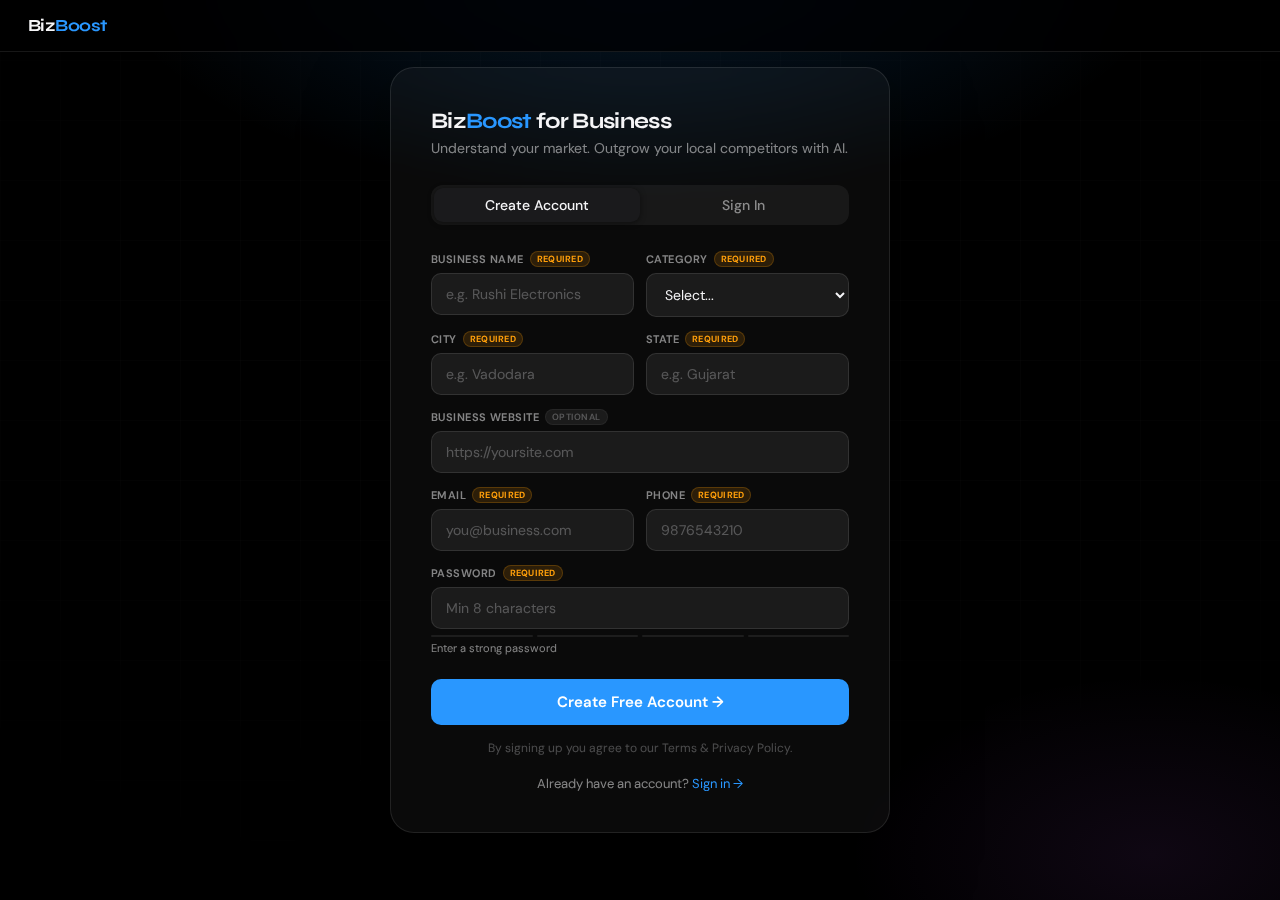
<file: seller/keywords.html>
<!DOCTYPE html>
<html lang="en" data-theme="dark">
<head>
<meta charset="UTF-8">
<meta name="viewport" content="width=device-width, initial-scale=1.0">
<title>Keywords & SEO — BizBoost</title>
<link rel="preconnect" href="https://fonts.googleapis.com">
<link href="https://fonts.googleapis.com/css2?family=Plus+Jakarta+Sans:wght@400;500;600;700&family=Syne:wght@600;700;800&display=swap" rel="stylesheet">
<style>
*,*::before,*::after{box-sizing:border-box;margin:0;padding:0}
:root{
  --bg:#000;--s1:#0a0a0a;--s2:#111;--s3:#1a1a1a;--s4:#222;
  --border:rgba(255,255,255,.065);--border2:rgba(255,255,255,.04);
  --text:#f5f5f7;--t2:rgba(245,245,247,.55);--t3:rgba(245,245,247,.28);
  --blue:#2997ff;--bd:rgba(41,151,255,.12);--bb:rgba(41,151,255,.24);
  --amber:#ff9f0a;--ad:rgba(255,159,10,.12);--ab:rgba(255,159,10,.24);
  --purple:#a78bfa;--pd:rgba(167,139,250,.12);--pb:rgba(167,139,250,.22);
  --red:#ff453a;--redd:rgba(255,69,58,.1);--redb:rgba(255,69,58,.22);
  --green:#34c759;--gd:rgba(52,199,89,.1);--gb:rgba(52,199,89,.22);
  --teal:#2dd4bf;
  --nav:56px;--r:14px;--ease:cubic-bezier(.22,1,.36,1)
}
html{scroll-behavior:smooth;-webkit-font-smoothing:antialiased}
body{font-family:'Plus Jakarta Sans',-apple-system,sans-serif;background:var(--bg);color:var(--text);
  min-height:100vh;overflow-x:hidden;
  background-image:radial-gradient(ellipse 100% 50% at 50% -8%,rgba(41,151,255,.06),transparent 60%)}

/* SCROLL BAR */
#prog{position:fixed;top:0;left:0;height:1.5px;width:0%;z-index:9999;
  background:linear-gradient(90deg,var(--blue),#7c6fff,var(--blue));background-size:200%;
  animation:bgs 2.5s linear infinite;transition:width .1s linear;pointer-events:none}
@keyframes bgs{0%{background-position:100%}100%{background-position:-100%}}
@keyframes spin{to{transform:rotate(360deg)}}
@keyframes fadeUp{from{opacity:0;transform:translateY(18px)}to{opacity:1;transform:translateY(0)}}
@keyframes pulse{0%,100%{opacity:1;transform:scale(1)}50%{opacity:.35;transform:scale(.55)}}

/* NAV */
.nav{position:sticky;top:0;z-index:200;height:var(--nav);display:flex;align-items:center;
  justify-content:space-between;gap:12px;padding:0 24px;
  background:rgba(0,0,0,.82);backdrop-filter:saturate(180%) blur(28px);
  border-bottom:1px solid var(--border)}
.logo{font-family:'Syne',sans-serif;font-size:17px;font-weight:700;color:var(--text);
  text-decoration:none;letter-spacing:-.03em;display:flex;align-items:center;gap:7px;flex-shrink:0}
.logo em{color:var(--blue);font-style:normal}
.dot{width:6px;height:6px;border-radius:50%;background:var(--blue);
  box-shadow:0 0 8px var(--blue);animation:pulse 2.5s ease-in-out infinite}
.nav-tabs{display:flex;gap:1px}
.ntab{font-size:12.5px;font-weight:500;padding:6px 13px;border-radius:8px;text-decoration:none;
  color:var(--t2);transition:all .18s var(--ease);white-space:nowrap}
.ntab:hover{color:var(--text);background:rgba(255,255,255,.07)}
.ntab.on{color:var(--text);background:var(--s3)}
.nav-r{display:flex;gap:8px;align-items:center}
.nbtn{font-size:12.5px;font-weight:600;padding:7px 15px;border-radius:980px;
  border:1px solid var(--border);background:rgba(255,255,255,.05);color:var(--t2);
  cursor:pointer;text-decoration:none;transition:all .18s var(--ease);
  font-family:inherit;display:flex;align-items:center;gap:6px}
.nbtn:hover{background:rgba(255,255,255,.1);color:var(--text)}
.nbtn.blue{background:var(--blue);color:#fff;border-color:transparent;
  box-shadow:0 2px 16px rgba(41,151,255,.35)}
.nbtn.blue:hover{background:#147ce5;transform:translateY(-1px);box-shadow:0 4px 22px rgba(41,151,255,.45)}
.burger{display:none;flex-direction:column;gap:5px;cursor:pointer;
  padding:7px;border:none;background:none;border-radius:8px}
.burger:hover{background:rgba(255,255,255,.07)}
.burger span{display:block;width:19px;height:1.5px;background:var(--t2);
  transition:all .3s var(--ease);transform-origin:center}
.burger.open span:nth-child(1){transform:translateY(6.5px) rotate(45deg)}
.burger.open span:nth-child(2){opacity:0;transform:scaleX(0)}
.burger.open span:nth-child(3){transform:translateY(-6.5px) rotate(-45deg)}

/* MOBILE DRAWER */
.mob{position:fixed;inset:0;z-index:190;pointer-events:none}
.mob-back{position:absolute;inset:0;background:rgba(0,0,0,.7);backdrop-filter:blur(8px);
  opacity:0;transition:opacity .3s;pointer-events:none}
.mob-panel{position:absolute;top:var(--nav);left:0;right:0;background:rgba(6,6,8,.98);
  border-bottom:1px solid var(--border);padding:14px 18px 22px;
  transform:translateY(-10px);opacity:0;transition:all .3s var(--ease);pointer-events:none}
.mob.open .mob-back{opacity:1;pointer-events:all}
.mob.open .mob-panel{transform:translateY(0);opacity:1;pointer-events:all}
.mob-links{display:flex;flex-direction:column;gap:3px;margin-bottom:12px}
.mob-link{font-size:15px;font-weight:500;padding:10px 14px;border-radius:10px;
  text-decoration:none;color:var(--t2);transition:all .15s;display:block}
.mob-link:hover,.mob-link.on{color:var(--text);background:rgba(255,255,255,.07)}

/* MAIN */
.main{max-width:1040px;margin:0 auto;padding:36px 24px 100px}

/* PAGE HEADER */
.ph{margin-bottom:26px;animation:fadeUp .45s var(--ease) both}
.ph-eye{font-size:10.5px;font-weight:700;color:var(--blue);letter-spacing:.12em;
  text-transform:uppercase;margin-bottom:6px}
.ph h1{font-family:'Syne',sans-serif;font-size:25px;font-weight:800;
  letter-spacing:-.045em;line-height:1.15}
.ph-sub{color:var(--t2);font-size:13.5px;margin-top:4px}

/* SEGMENT BAR */
.seg-wrap{margin-bottom:26px;animation:fadeUp .5s var(--ease) .06s both}
.seg{display:flex;gap:4px;padding:4px;background:var(--s1);border:1px solid var(--border);
  border-radius:12px;overflow-x:auto;scrollbar-width:none}
.seg::-webkit-scrollbar{display:none}
.stab{font-size:11.5px;font-weight:700;padding:7px 13px;border-radius:8px;
  cursor:pointer;border:none;background:transparent;color:var(--t3);
  font-family:inherit;display:flex;align-items:center;gap:5px;
  white-space:nowrap;transition:all .18s var(--ease);letter-spacing:.01em}
.stab svg{width:11px;height:11px;flex-shrink:0}
.stab:hover{color:var(--t2);background:rgba(255,255,255,.05)}
.stab.on{background:var(--s3);color:var(--text);box-shadow:0 1px 6px rgba(0,0,0,.45)}
.stab.on svg{color:var(--blue)}
.tc{font-size:9.5px;font-weight:700;background:var(--bd);color:var(--blue);
  padding:1px 6px;border-radius:980px;font-family:'Plus Jakarta Sans',sans-serif}

/* SECTION */
.sec-body{animation:fadeUp .32s var(--ease) both}

/* SECTION HEADER */
.sh{margin-bottom:18px}
.sh-row{display:flex;align-items:center;gap:10px;margin-bottom:4px}
.sh-ic{width:28px;height:28px;border-radius:8px;background:var(--s2);
  border:1px solid var(--border);display:flex;align-items:center;justify-content:center;color:var(--blue)}
.sh-ic svg{width:13px;height:13px}
.sh h2{font-family:'Syne',sans-serif;font-size:16px;font-weight:700;letter-spacing:-.03em}
.sh p{font-size:12.5px;color:var(--t2);line-height:1.6}
.sdiv{height:1px;background:var(--border);margin:28px 0}

/* LOADING SPINNER */
.loading-tab{padding:52px 24px;text-align:center;color:var(--t3);font-size:13px}
.loading-tab .sp{width:32px;height:32px;border:1.5px solid var(--bd);
  border-top-color:var(--blue);border-radius:50%;animation:spin .8s linear infinite;margin:0 auto 14px}
.loading-tab p{color:var(--t3);font-size:12px}

/* KEYWORDS */
.kw-grid{display:grid;grid-template-columns:repeat(auto-fill,minmax(230px,1fr));gap:9px}
.kw-card{background:var(--s1);border:1px solid var(--border);border-radius:var(--r);
  padding:13px 15px;cursor:pointer;position:relative;overflow:hidden;
  transition:border-color .2s,transform .2s,box-shadow .2s}
.kw-card:hover{border-color:var(--bb);transform:translateY(-2px);box-shadow:0 8px 28px rgba(0,0,0,.4)}
.kw-card::after{content:'';position:absolute;inset:0;
  background:radial-gradient(circle at var(--mx,50%) var(--my,50%),rgba(41,151,255,.07),transparent 65%);
  opacity:0;transition:opacity .25s;pointer-events:none}
.kw-card:hover::after{opacity:1}
.kw-top{display:flex;align-items:flex-start;justify-content:space-between;gap:8px;margin-bottom:7px}
.kw-text{font-size:13px;font-weight:600;color:var(--text);line-height:1.4;flex:1}
.kw-copy{opacity:0;transition:opacity .15s;color:var(--blue);font-size:10.5px;font-weight:700;
  display:flex;align-items:center;gap:3px;flex-shrink:0}
.kw-copy svg{width:10px;height:10px}
.kw-card:hover .kw-copy{opacity:1}
.badge{font-size:9.5px;font-weight:700;padding:2px 8px;border-radius:980px;
  text-transform:uppercase;letter-spacing:.05em}
.b-local {background:var(--bd);color:var(--blue);border:1px solid var(--bb)}
.b-prod  {background:var(--gd);color:var(--green);border:1px solid var(--gb)}
.b-brand {background:var(--pd);color:var(--purple);border:1px solid var(--pb)}

/* SEO FIXES */
.seo-list{display:flex;flex-direction:column;gap:8px}
.seo-item{background:var(--s1);border:1px solid var(--border);border-radius:var(--r);
  padding:15px 18px;display:flex;gap:13px;align-items:flex-start;
  transition:border-color .18s,transform .18s}
.seo-item:hover{border-color:rgba(255,255,255,.12);transform:translateX(3px)}
.seo-n{width:26px;height:26px;border-radius:50%;background:var(--blue);color:#fff;
  font-family:'Syne',sans-serif;font-size:10.5px;font-weight:800;
  display:flex;align-items:center;justify-content:center;flex-shrink:0}
.seo-body h4{font-family:'Syne',sans-serif;font-size:12.5px;font-weight:700;
  margin-bottom:4px;letter-spacing:-.01em}
.seo-body p{font-size:12.5px;color:var(--t2);line-height:1.65}

/* CONTENT GAPS */
.gap-grid{display:grid;grid-template-columns:repeat(auto-fill,minmax(250px,1fr));gap:10px}
.gap-card{background:var(--s1);border:1px solid var(--border);border-radius:var(--r);
  padding:17px 18px;transition:border-color .18s,transform .2s;position:relative;overflow:hidden}
.gap-card::before{content:'';position:absolute;top:0;left:0;right:0;height:1px;
  background:linear-gradient(90deg,transparent,var(--blue),transparent);opacity:0;transition:opacity .3s}
.gap-card:hover{border-color:rgba(255,255,255,.12);transform:translateY(-2px)}
.gap-card:hover::before{opacity:.5}
.gap-ic{width:34px;height:34px;border-radius:9px;background:var(--s2);border:1px solid var(--border);
  display:flex;align-items:center;justify-content:center;color:var(--blue);margin-bottom:11px}
.gap-ic svg{width:15px;height:15px}
.gap-card p{font-size:12.5px;color:var(--t2);line-height:1.65}

/* AD CARDS */
.ad-grid{display:grid;grid-template-columns:repeat(auto-fill,minmax(250px,1fr));gap:10px}
.ad-card{background:var(--s1);border:1px solid var(--border);border-radius:var(--r);
  padding:17px 18px;transition:border-color .18s,transform .2s}
.ad-card:hover{border-color:rgba(255,255,255,.12);transform:translateY(-2px)}
.ad-ic{width:34px;height:34px;border-radius:9px;background:var(--s2);border:1px solid var(--border);
  display:flex;align-items:center;justify-content:center;color:var(--amber);margin-bottom:11px}
.ad-ic svg{width:15px;height:15px}
.ad-card p{font-size:12.5px;color:var(--t2);line-height:1.65}
.gst-box{background:var(--gd);border:1px solid var(--gb);border-radius:var(--r);
  padding:15px 18px;display:flex;gap:11px;align-items:flex-start}
.gst-ic{width:24px;height:24px;border-radius:50%;background:var(--green);
  display:flex;align-items:center;justify-content:center;flex-shrink:0}
.gst-ic svg{width:12px;height:12px;color:#fff}
.gst-box p{font-size:12.5px;color:var(--t2);line-height:1.65}

/* LISTINGS */
.list-grid{display:grid;grid-template-columns:repeat(auto-fill,minmax(190px,1fr));gap:9px}
.list-card{background:var(--s1);border:1px solid var(--border);border-radius:var(--r);
  padding:13px 15px;display:flex;align-items:center;gap:11px;
  transition:border-color .18s,transform .18s}
.list-card:hover{border-color:rgba(255,255,255,.12);transform:translateY(-2px)}
.list-ic{width:32px;height:32px;border-radius:9px;background:var(--s2);
  border:1px solid var(--border);display:flex;align-items:center;justify-content:center;
  color:var(--blue);flex-shrink:0}
.list-ic svg{width:14px;height:14px}
.list-name{font-family:'Syne',sans-serif;font-size:12.5px;font-weight:700;letter-spacing:-.01em}
.list-sub{font-size:11px;color:var(--t3);margin-top:2px;line-height:1.4}

/* ── PRICING ── */
.price-hero{background:var(--s1);border:1px solid var(--bb);border-radius:var(--r);
  padding:22px 24px;margin-bottom:14px;
  background-image:radial-gradient(ellipse 60% 80% at 0% 100%,rgba(41,151,255,.07),transparent)}
.price-hero-head{display:flex;align-items:flex-start;justify-content:space-between;gap:16px;flex-wrap:wrap;margin-bottom:14px}
.price-lbl{font-size:10px;font-weight:700;color:var(--blue);letter-spacing:.1em;
  text-transform:uppercase;margin-bottom:6px}
.price-val{font-family:'Syne',sans-serif;font-size:38px;font-weight:800;
  letter-spacing:-.05em;line-height:1;color:var(--text)}
.price-unit{font-size:13px;color:var(--t2);margin-top:4px}
.price-reason{font-size:12.5px;color:var(--t2);line-height:1.7;max-width:440px}
.market-range{text-align:right}
.market-range .r-label{font-size:10px;font-weight:700;color:var(--t3);
  text-transform:uppercase;letter-spacing:.07em;margin-bottom:5px}
.market-range .r-val{font-family:'Syne',sans-serif;font-size:17px;font-weight:700;
  letter-spacing:-.02em;color:var(--t2)}
.market-range .r-sub{font-size:10.5px;color:var(--t3);margin-top:3px}

.undercut-box{background:var(--redd);border:1px solid var(--redb);border-radius:12px;
  padding:16px 20px;margin-bottom:14px}
.undercut-head{display:flex;align-items:center;gap:8px;margin-bottom:12px}
.undercut-head svg{color:var(--red);flex-shrink:0}
.undercut-title{font-family:'Syne',sans-serif;font-size:13px;font-weight:700;color:var(--red)}
.uc-row{display:flex;align-items:center;gap:8px;flex-wrap:wrap}
.uc-pill{background:var(--s3);border-radius:8px;padding:7px 12px}
.uc-pill-lbl{font-size:9.5px;color:var(--t3);font-weight:700;
  text-transform:uppercase;letter-spacing:.05em;margin-bottom:3px}
.uc-pill-val{font-family:'Syne',sans-serif;font-size:15px;font-weight:800;letter-spacing:-.02em}
.uc-arrow{font-size:14px;color:var(--t3)}
.val-red{color:var(--red)}
.val-green{color:var(--green)}
.uc-position{font-size:12px;color:var(--t2);line-height:1.65;margin-top:12px}

.tiers-grid{display:grid;grid-template-columns:repeat(3,1fr);gap:9px;margin-bottom:14px}
.tier-card{background:var(--s2);border:1px solid var(--border);border-radius:10px;padding:14px}
.tier-lbl{font-size:10px;font-weight:700;text-transform:uppercase;
  letter-spacing:.06em;color:var(--t3);margin-bottom:6px}
.tier-price{font-family:'Syne',sans-serif;font-size:19px;font-weight:800;
  letter-spacing:-.03em;margin-bottom:4px}
.tier-min{font-size:10.5px;color:var(--blue);margin-bottom:3px;font-weight:600}
.tier-note{font-size:11px;color:var(--t3);line-height:1.5}

.comp-prices{display:flex;flex-direction:column;gap:7px}
.cp-row{background:var(--s1);border:1px solid var(--border);border-radius:10px;
  padding:11px 15px;display:flex;align-items:center;justify-content:space-between;gap:12px;
  transition:border-color .18s}
.cp-row:hover{border-color:rgba(255,255,255,.12)}
.cp-name{font-size:13px;font-weight:600;flex:1;min-width:0;
  overflow:hidden;text-overflow:ellipsis;white-space:nowrap}
.cp-source{font-size:10.5px;color:var(--t3);margin-top:2px}
.cp-range{font-family:'Syne',sans-serif;font-size:14px;font-weight:700;
  letter-spacing:-.02em;color:var(--amber);flex-shrink:0}

.season-wrap{background:var(--s1);border:1px solid var(--border);border-radius:var(--r);
  padding:18px 20px}
.season-bars{display:grid;grid-template-columns:repeat(12,1fr);gap:3px;
  align-items:end;height:64px;margin-top:10px}
.sb-col{display:flex;flex-direction:column;align-items:center;gap:3px;height:100%}
.sb-bar{border-radius:3px 3px 0 0;width:100%;min-height:4px;
  transition:height .9s var(--ease)}
.dem-high   .sb-bar{background:var(--blue)}
.dem-medium .sb-bar{background:rgba(41,151,255,.45)}
.dem-low    .sb-bar{background:rgba(41,151,255,.16)}
.sb-mo{font-size:8.5px;color:var(--t3);font-weight:600;letter-spacing:.02em}
.season-meta{display:flex;gap:14px;flex-wrap:wrap;margin-top:11px}
.season-meta span{font-size:11.5px;color:var(--t2)}
.season-meta strong{font-weight:700}

.no-data{padding:36px 24px;text-align:center;color:var(--t3);font-size:13px;line-height:1.6}

/* ── SWOT ── */
.swot-grid{display:grid;grid-template-columns:1fr 1fr;gap:10px;margin-bottom:14px}
.swot-card{background:var(--s1);border:1px solid var(--border);border-radius:var(--r);padding:17px 18px}
.swot-card.sw-s{border-top:2px solid var(--blue)}
.swot-card.sw-w{border-top:2px solid var(--amber)}
.swot-card.sw-o{border-top:2px solid var(--green)}
.swot-card.sw-t{border-top:2px solid var(--red)}
.swot-head{display:flex;align-items:center;gap:8px;margin-bottom:11px}
.swot-letter{font-family:'Syne',sans-serif;font-size:18px;font-weight:800;line-height:1}
.sw-s .swot-letter{color:var(--blue)}
.sw-w .swot-letter{color:var(--amber)}
.sw-o .swot-letter{color:var(--green)}
.sw-t .swot-letter{color:var(--red)}
.swot-lbl{font-family:'Syne',sans-serif;font-size:11px;font-weight:700;
  letter-spacing:.06em;text-transform:uppercase;color:var(--t3)}
.swot-items{display:flex;flex-direction:column;gap:6px}
.swot-item{display:flex;gap:8px;align-items:flex-start;font-size:12.5px;color:var(--t2);line-height:1.55}
.swot-dot{width:4px;height:4px;border-radius:50%;flex-shrink:0;margin-top:7px}
.sw-s .swot-dot{background:var(--blue)}
.sw-w .swot-dot{background:var(--amber)}
.sw-o .swot-dot{background:var(--green)}
.sw-t .swot-dot{background:var(--red)}

.opp-bar-card{background:var(--s1);border:1px solid var(--border);border-radius:var(--r);
  padding:18px 20px;margin-bottom:12px}
.opp-top{display:flex;align-items:center;justify-content:space-between;margin-bottom:10px}
.opp-lbl{font-size:12.5px;font-weight:600;color:var(--t2)}
.opp-score{font-family:'Syne',sans-serif;font-size:28px;font-weight:800;
  letter-spacing:-.05em;color:var(--blue)}
.opp-bar{height:5px;background:var(--s3);border-radius:3px;overflow:hidden;margin-bottom:10px}
.opp-fill{height:100%;border-radius:3px;
  background:linear-gradient(90deg,var(--blue),#7c6fff);width:0%;
  transition:width 1.3s var(--ease)}
.opp-reason{font-size:12.5px;color:var(--t2);line-height:1.65}

.bottleneck-list{display:flex;flex-direction:column;gap:7px}
.bn-item{background:var(--s1);border:1px solid var(--ab);border-radius:10px;
  padding:11px 15px;display:flex;gap:11px;align-items:flex-start}
.bn-ic{width:22px;height:22px;border-radius:6px;background:var(--ad);
  display:flex;align-items:center;justify-content:center;flex-shrink:0}
.bn-ic svg{width:11px;height:11px;color:var(--amber)}
.bn-text{font-size:12.5px;color:var(--t2);line-height:1.6}

.tc-card{background:var(--s1);border:1px solid var(--border);border-radius:var(--r);padding:18px 20px}
.tc-card-label{font-size:10px;font-weight:700;text-transform:uppercase;
  letter-spacing:.08em;color:var(--t3);margin-bottom:5px}
.tc-card-val{font-size:12.5px;color:var(--t2);line-height:1.65;margin-bottom:12px}
.tc-beat-list{display:flex;flex-direction:column;gap:5px}
.tc-beat-item{display:flex;gap:8px;font-size:12.5px;color:var(--t2);line-height:1.55}
.tc-beat-item .arr{color:var(--green);flex-shrink:0;font-weight:700}
.tc-weak-item{display:flex;gap:8px;font-size:12.5px;color:var(--t2);line-height:1.55}
.tc-weak-item .x{color:var(--red);flex-shrink:0;font-weight:700}

/* ── ACTION PLAN ── */
.action-list{display:flex;flex-direction:column;gap:7px}
.action-row{background:var(--s1);border:1px solid var(--border);border-radius:10px;
  padding:13px 16px;display:flex;align-items:flex-start;gap:13px;
  transition:border-color .18s,transform .18s}
.action-row:hover{border-color:rgba(255,255,255,.12);transform:translateX(2px)}
.action-badges{display:flex;flex-direction:column;gap:4px;flex-shrink:0;min-width:90px;align-items:flex-end}
.imp-badge,.eff-badge{font-size:9.5px;font-weight:700;padding:2px 8px;
  border-radius:980px;text-transform:uppercase;letter-spacing:.04em;white-space:nowrap}
.imp-high   {background:var(--gd);color:var(--green);border:1px solid var(--gb)}
.imp-medium {background:var(--ad);color:var(--amber);border:1px solid var(--ab)}
.imp-low    {background:var(--s3);color:var(--t3);border:1px solid var(--border)}
.eff-low    {background:var(--gd);color:var(--green);border:1px solid var(--gb)}
.eff-medium {background:var(--ad);color:var(--amber);border:1px solid var(--ab)}
.eff-high   {background:var(--redd);color:var(--red);border:1px solid var(--redb)}
.action-body{flex:1;min-width:0}
.action-text{font-size:13px;font-weight:600;color:var(--text);line-height:1.5;margin-bottom:4px}
.action-time{font-size:11px;color:var(--t3);display:flex;align-items:center;gap:4px}
.action-time svg{width:10px;height:10px}

.weekly-list{display:flex;flex-direction:column;gap:6px}
.wk-item{background:var(--s1);border:1px solid var(--border);border-radius:10px;
  padding:11px 14px;display:flex;gap:11px;align-items:flex-start}
.wk-n{width:22px;height:22px;border-radius:6px;background:var(--bd);
  border:1px solid var(--bb);display:flex;align-items:center;justify-content:center;
  font-family:'Syne',sans-serif;font-size:10px;font-weight:800;color:var(--blue);flex-shrink:0}
.wk-text{font-size:12.5px;color:var(--t2);line-height:1.6}

.wa-list{display:flex;flex-direction:column;gap:7px}
.wa-item{background:var(--s1);border:1px solid rgba(37,211,102,.15);border-radius:10px;
  padding:11px 15px;display:flex;gap:11px;align-items:flex-start}
.wa-ic{width:22px;height:22px;border-radius:6px;background:rgba(37,211,102,.1);
  display:flex;align-items:center;justify-content:center;flex-shrink:0}
.wa-ic svg{width:11px;height:11px;color:#25d366}
.wa-text{font-size:12.5px;color:var(--t2);line-height:1.6}

/* ── OUTREACH TEMPLATES ── */
.tmpl-card{background:var(--s1);border:1px solid var(--border);border-radius:var(--r);
  overflow:hidden;margin-bottom:12px}
.tmpl-head{display:flex;align-items:center;justify-content:space-between;
  padding:10px 16px;border-bottom:1px solid var(--border2);background:var(--s2)}
.tmpl-title{font-family:'Syne',sans-serif;font-size:11px;font-weight:800;
  letter-spacing:.06em;text-transform:uppercase;color:var(--t2)}
.tmpl-copy-btn{font-size:10.5px;font-weight:700;color:var(--blue);cursor:pointer;
  display:flex;align-items:center;gap:3px;background:none;border:none;
  font-family:inherit;padding:0;transition:opacity .18s}
.tmpl-copy-btn:hover{opacity:.65}
.tmpl-copy-btn svg{width:10px;height:10px}
.tmpl-subject{padding:9px 16px;background:var(--s3);font-size:11.5px;font-weight:600;
  color:var(--t2);border-bottom:1px solid var(--border2)}
.tmpl-subject em{color:var(--t3);font-style:normal;font-weight:400}
.tmpl-body{padding:15px 16px;font-size:12.5px;color:var(--t2);line-height:1.8;
  white-space:pre-wrap;font-family:ui-monospace,'Cascadia Code','Fira Mono',monospace;
  font-size:12px}

.info-card{background:var(--s1);border:1px solid var(--border);border-radius:var(--r);padding:16px 18px;margin-bottom:10px}
.info-card p{font-size:12.5px;color:var(--t2);line-height:1.7}
.info-card .sub{font-size:11px;color:var(--t3);margin-top:6px;font-weight:600}

/* EMPTY STATE */
.empty{text-align:center;padding:72px 24px}
.empty-ic{width:52px;height:52px;border-radius:50%;background:var(--bd);
  border:1px solid var(--bb);display:flex;align-items:center;justify-content:center;
  margin:0 auto 16px}
.empty-ic svg{width:20px;height:20px;color:var(--blue)}
.empty h3{font-family:'Syne',sans-serif;font-size:16px;font-weight:700;
  letter-spacing:-.02em;margin-bottom:8px}
.empty p{font-size:13px;color:var(--t3);max-width:300px;margin:0 auto 20px;line-height:1.65}

/* TOAST */
.toast{position:fixed;bottom:26px;left:50%;transform:translateX(-50%) translateY(14px);
  background:rgba(14,14,16,.97);border:1px solid rgba(255,255,255,.1);
  color:var(--text);font-size:12.5px;font-weight:600;padding:10px 20px;border-radius:980px;
  opacity:0;pointer-events:none;transition:all .28s var(--ease);z-index:9999;
  backdrop-filter:blur(20px);box-shadow:0 8px 32px rgba(0,0,0,.55);
  display:flex;align-items:center;gap:7px;white-space:nowrap}
.toast.show{opacity:1;transform:translateX(-50%) translateY(0)}
.toast svg{color:var(--green)}

/* REVEAL */
.rev{opacity:0;transform:translateY(14px);
  transition:opacity .42s var(--ease),transform .42s var(--ease)}
.rev.vis{opacity:1;transform:translateY(0)}

/* RESPONSIVE */
@media(max-width:900px){.nav-tabs{display:none}.burger{display:flex}.swot-grid{grid-template-columns:1fr}}
@media(max-width:640px){
  .main{padding:22px 14px 80px}.ph h1{font-size:21px}
  .tiers-grid{grid-template-columns:1fr 1fr}
  .action-badges{min-width:auto}
  .toast{max-width:calc(100vw - 28px);white-space:normal;text-align:center}
}
@media(max-width:420px){.tiers-grid{grid-template-columns:1fr}}
</style>
</head>
<body>
<div id="prog"></div>

<!-- MOBILE DRAWER -->
<div class="mob" id="mobD">
  <div class="mob-back" onclick="closeMob()"></div>
  <div class="mob-panel">
    <div class="mob-links">
      <a href="dashboard.html"   class="mob-link">Overview</a>
      <a href="competitors.html" class="mob-link">Competitors</a>
      <a href="keywords.html"    class="mob-link on">Keywords & SEO</a>
      <a href="leads.html"       class="mob-link">Buyer Leads</a>
    </div>
    <a href="dashboard.html?analyse=1" class="nbtn blue" style="width:100%;justify-content:center;border-radius:10px;padding:10px;text-decoration:none">Re-analyse</a>
  </div>
</div>

<nav class="nav">
  <a href="../index.html" class="logo"><div class="dot"></div>Biz<em>Boost</em></a>
  <div class="nav-tabs">
    <a href="dashboard.html"   class="ntab">Overview</a>
    <a href="competitors.html" class="ntab">Competitors</a>
    <a href="keywords.html"    class="ntab on">Keywords & SEO</a>
    <a href="leads.html"       class="ntab">Buyer Leads</a>
  </div>
  <div class="nav-r">
    <a href="dashboard.html?analyse=1" class="nbtn blue">
      <svg width="12" height="12" viewBox="0 0 24 24" fill="none" stroke="currentColor" stroke-width="2.5" stroke-linecap="round" stroke-linejoin="round"><path d="M21.5 2v6h-6"/><path d="M2.5 22v-6h6"/><path d="M22 12.5A10 10 0 0 1 3.5 19"/><path d="M2 11.5A10 10 0 0 1 20.5 5"/></svg>
      Re-analyse
    </a>
    <button class="burger" id="burg" onclick="toggleMob()"><span></span><span></span><span></span></button>
  </div>
</nav>

<div class="main">
  <div class="ph">
    <div class="ph-eye">Growth Intelligence</div>
    <h1 id="pageTitle">Keywords & SEO Strategy</h1>
    <p class="ph-sub" id="subTitle">Loading…</p>
  </div>

  <div class="seg-wrap">
    <div class="seg" id="segBar">
      <button class="stab on" data-s="keywords" onclick="switchTab(this)">
        <svg viewBox="0 0 24 24" fill="none" stroke="currentColor" stroke-width="2.2" stroke-linecap="round" stroke-linejoin="round"><circle cx="11" cy="11" r="8"/><path d="m21 21-4.35-4.35"/></svg>
        Keywords <span class="tc" id="tc-keywords">0</span>
      </button>
      <button class="stab" data-s="pricing" onclick="switchTab(this)">
        <svg viewBox="0 0 24 24" fill="none" stroke="currentColor" stroke-width="2.2" stroke-linecap="round" stroke-linejoin="round"><line x1="12" y1="1" x2="12" y2="23"/><path d="M17 5H9.5a3.5 3.5 0 0 0 0 7h5a3.5 3.5 0 0 1 0 7H6"/></svg>
        Pricing <span class="tc" id="tc-pricing">—</span>
      </button>
      <button class="stab" data-s="swot" onclick="switchTab(this)">
        <svg viewBox="0 0 24 24" fill="none" stroke="currentColor" stroke-width="2.2" stroke-linecap="round" stroke-linejoin="round"><rect x="2" y="3" width="20" height="14" rx="2"/><path d="M8 21h8M12 17v4"/></svg>
        SWOT
      </button>
      <button class="stab" data-s="actions" onclick="switchTab(this)">
        <svg viewBox="0 0 24 24" fill="none" stroke="currentColor" stroke-width="2.2" stroke-linecap="round" stroke-linejoin="round"><polyline points="9 11 12 14 22 4"/><path d="M21 12v7a2 2 0 0 1-2 2H5a2 2 0 0 1-2-2V5a2 2 0 0 1 2-2h11"/></svg>
        Actions <span class="tc" id="tc-actions">0</span>
      </button>
      <button class="stab" data-s="outreach" onclick="switchTab(this)">
        <svg viewBox="0 0 24 24" fill="none" stroke="currentColor" stroke-width="2.2" stroke-linecap="round" stroke-linejoin="round"><path d="M4 4h16c1.1 0 2 .9 2 2v12c0 1.1-.9 2-2 2H4c-1.1 0-2-.9-2-2V6c0-1.1.9-2 2-2z"/><polyline points="22,6 12,13 2,6"/></svg>
        Outreach
      </button>
      <button class="stab" data-s="seo" onclick="switchTab(this)">
        <svg viewBox="0 0 24 24" fill="none" stroke="currentColor" stroke-width="2.2" stroke-linecap="round" stroke-linejoin="round"><path d="M14.7 6.3a1 1 0 0 0 0 1.4l1.6 1.6a1 1 0 0 0 1.4 0l3.77-3.77a6 6 0 0 1-7.94 7.94l-6.91 6.91a2.12 2.12 0 0 1-3-3l6.91-6.91a6 6 0 0 1 7.94-7.94l-3.76 3.76z"/></svg>
        SEO <span class="tc" id="tc-seo">0</span>
      </button>
      <button class="stab" data-s="content" onclick="switchTab(this)">
        <svg viewBox="0 0 24 24" fill="none" stroke="currentColor" stroke-width="2.2" stroke-linecap="round" stroke-linejoin="round"><path d="M12 20h9"/><path d="M16.5 3.5a2.121 2.121 0 0 1 3 3L7 19l-4 1 1-4L16.5 3.5z"/></svg>
        Content <span class="tc" id="tc-content">0</span>
      </button>
      <button class="stab" data-s="ads" onclick="switchTab(this)">
        <svg viewBox="0 0 24 24" fill="none" stroke="currentColor" stroke-width="2.2" stroke-linecap="round" stroke-linejoin="round"><polygon points="13 2 3 14 12 14 11 22 21 10 12 10 13 2"/></svg>
        Ads & Offline
      </button>
      <button class="stab" data-s="listings" onclick="switchTab(this)">
        <svg viewBox="0 0 24 24" fill="none" stroke="currentColor" stroke-width="2.2" stroke-linecap="round" stroke-linejoin="round"><path d="M21 10c0 7-9 13-9 13s-9-6-9-13a9 9 0 0 1 18 0z"/><circle cx="12" cy="10" r="3"/></svg>
        Listings <span class="tc" id="tc-listings">0</span>
      </button>
    </div>
  </div>

  <!-- All tab sections -->
  <div id="sec-keywords" class="sec-body"></div>
  <div id="sec-pricing"  class="sec-body" style="display:none"></div>
  <div id="sec-swot"     class="sec-body" style="display:none"></div>
  <div id="sec-actions"  class="sec-body" style="display:none"></div>
  <div id="sec-outreach" class="sec-body" style="display:none"></div>
  <div id="sec-seo"      class="sec-body" style="display:none"></div>
  <div id="sec-content"  class="sec-body" style="display:none"></div>
  <div id="sec-ads"      class="sec-body" style="display:none"></div>
  <div id="sec-listings" class="sec-body" style="display:none"></div>

  <div id="emptyState" class="empty" style="display:none">
    <div class="empty-ic"><svg viewBox="0 0 24 24" fill="none" stroke="currentColor" stroke-width="1.8" stroke-linecap="round" stroke-linejoin="round"><circle cx="11" cy="11" r="8"/><path d="m21 21-4.35-4.35"/></svg></div>
    <h3>No strategy data yet</h3>
    <p>Run an analysis from the dashboard first to generate your keywords, pricing, and growth strategy.</p>
    <a href="dashboard.html" class="nbtn blue" style="display:inline-flex;margin:0 auto;text-decoration:none">Go to Dashboard →</a>
  </div>
</div>

<div class="toast" id="toast">
  <svg width="12" height="12" viewBox="0 0 24 24" fill="none" stroke="currentColor" stroke-width="2.5" stroke-linecap="round" stroke-linejoin="round"><polyline points="20 6 9 17 4 12"/></svg>
  <span id="toastMsg"></span>
</div>

<script>
// ═══════════════════════════════════════════════════════════
//  SCROLL PROGRESS
// ═══════════════════════════════════════════════════════════
window.addEventListener('scroll',()=>{
  const h=document.documentElement.scrollHeight-innerHeight;
  if(h>0) document.getElementById('prog').style.width=(window.scrollY/h*100)+'%';
},{passive:true});

// ═══════════════════════════════════════════════════════════
//  MOBILE NAV
// ═══════════════════════════════════════════════════════════
function toggleMob(){
  document.getElementById('mobD').classList.toggle('open');
  document.getElementById('burg').classList.toggle('open');
  document.body.style.overflow=document.getElementById('mobD').classList.contains('open')?'hidden':'';
}
function closeMob(){
  document.getElementById('mobD').classList.remove('open');
  document.getElementById('burg').classList.remove('open');
  document.body.style.overflow='';
}

// ═══════════════════════════════════════════════════════════
//  INTERSECTION REVEAL
// ═══════════════════════════════════════════════════════════
const obs=new IntersectionObserver(es=>{
  es.forEach(e=>{if(e.isIntersecting){e.target.classList.add('vis');obs.unobserve(e.target);}});
},{threshold:0.06});
function observeSec(id){
  document.querySelectorAll('#'+id+' .rev').forEach(el=>obs.observe(el));
}

// ═══════════════════════════════════════════════════════════
//  TOAST
// ═══════════════════════════════════════════════════════════
let _toastT;
function showToast(msg){
  document.getElementById('toastMsg').textContent=msg;
  document.getElementById('toast').classList.add('show');
  clearTimeout(_toastT);
  _toastT=setTimeout(()=>document.getElementById('toast').classList.remove('show'),2800);
}

// ═══════════════════════════════════════════════════════════
//  UTILS
// ═══════════════════════════════════════════════════════════
function esc(s){ return (s||'').replace(/&/g,'&amp;').replace(/</g,'&lt;').replace(/>/g,'&gt;'); }
function fmt(n){ return Number(n||0).toLocaleString('en-IN'); }
function copyText(t){ navigator.clipboard?.writeText(t).then(()=>showToast('Copied to clipboard')); }
function glowCard(e,el){
  const r=el.getBoundingClientRect();
  el.style.setProperty('--mx',((e.clientX-r.left)/r.width*100)+'%');
  el.style.setProperty('--my',((e.clientY-r.top)/r.height*100)+'%');
}

// ═══════════════════════════════════════════════════════════
//  SVG ICON HELPERS
// ═══════════════════════════════════════════════════════════
function icon(paths,size=14){
  return `<svg width="${size}" height="${size}" viewBox="0 0 24 24" fill="none" stroke="currentColor" stroke-width="1.8" stroke-linecap="round" stroke-linejoin="round">${paths}</svg>`;
}
function shIcon(paths){
  return `<div class="sh-ic">${icon(paths,13)}</div>`;
}

const ICONS={
  search:    '<circle cx="11" cy="11" r="8"/><path d="m21 21-4.35-4.35"/>',
  dollar:    '<line x1="12" y1="1" x2="12" y2="23"/><path d="M17 5H9.5a3.5 3.5 0 0 0 0 7h5a3.5 3.5 0 0 1 0 7H6"/>',
  wrench:    '<path d="M14.7 6.3a1 1 0 0 0 0 1.4l1.6 1.6a1 1 0 0 0 1.4 0l3.77-3.77a6 6 0 0 1-7.94 7.94l-6.91 6.91a2.12 2.12 0 0 1-3-3l6.91-6.91a6 6 0 0 1 7.94-7.94l-3.76 3.76z"/>',
  edit:      '<path d="M12 20h9"/><path d="M16.5 3.5a2.121 2.121 0 0 1 3 3L7 19l-4 1 1-4L16.5 3.5z"/>',
  lightning: '<polygon points="13 2 3 14 12 14 11 22 21 10 12 10 13 2"/>',
  pin:       '<path d="M21 10c0 7-9 13-9 13s-9-6-9-13a9 9 0 0 1 18 0z"/><circle cx="12" cy="10" r="3"/>',
  check:     '<polyline points="9 11 12 14 22 4"/><path d="M21 12v7a2 2 0 0 1-2 2H5a2 2 0 0 1-2-2V5a2 2 0 0 1 2-2h11"/>',
  email:     '<path d="M4 4h16c1.1 0 2 .9 2 2v12c0 1.1-.9 2-2 2H4c-1.1 0-2-.9-2-2V6c0-1.1.9-2 2-2z"/><polyline points="22,6 12,13 2,6"/>',
  users:     '<path d="M17 21v-2a4 4 0 0 0-4-4H5a4 4 0 0 0-4 4v2"/><circle cx="9" cy="7" r="4"/><path d="M23 21v-2a4 4 0 0 0-3-3.87"/><path d="M16 3.13a4 4 0 0 1 0 7.75"/>',
  doc:       '<path d="M14 2H6a2 2 0 0 0-2 2v16a2 2 0 0 0 2 2h12a2 2 0 0 0 2-2V8z"/><polyline points="14 2 14 8 20 8"/><line x1="16" y1="13" x2="8" y2="13"/><line x1="16" y1="17" x2="8" y2="17"/>',
  camera:    '<path d="M23 19a2 2 0 0 1-2 2H3a2 2 0 0 1-2-2V8a2 2 0 0 1 2-2h4l2-3h6l2 3h4a2 2 0 0 1 2 2z"/><circle cx="12" cy="13" r="4"/>',
  bar:       '<line x1="18" y1="20" x2="18" y2="10"/><line x1="12" y1="20" x2="12" y2="4"/><line x1="6" y1="20" x2="6" y2="14"/>',
  link:      '<path d="M10 13a5 5 0 0 0 7.54.54l3-3a5 5 0 0 0-7.07-7.07l-1.72 1.71"/><path d="M14 11a5 5 0 0 0-7.54-.54l-3 3a5 5 0 0 0 7.07 7.07l1.71-1.71"/>',
  globe:     '<circle cx="12" cy="12" r="10"/><line x1="2" y1="12" x2="22" y2="12"/><path d="M12 2a15.3 15.3 0 0 1 4 10 15.3 15.3 0 0 1-4 10 15.3 15.3 0 0 1-4-10 15.3 15.3 0 0 1 4-10z"/>',
  list:      '<line x1="8" y1="6" x2="21" y2="6"/><line x1="8" y1="12" x2="21" y2="12"/><line x1="8" y1="18" x2="21" y2="18"/><line x1="3" y1="6" x2="3.01" y2="6"/><line x1="3" y1="12" x2="3.01" y2="12"/><line x1="3" y1="18" x2="3.01" y2="18"/>',
  copy:      '<rect x="9" y="9" width="13" height="13" rx="2"/><path d="M5 15H4a2 2 0 0 1-2-2V4a2 2 0 0 1 2-2h9a2 2 0 0 1 2 2v1"/>',
  clock:     '<circle cx="12" cy="12" r="10"/><polyline points="12 6 12 12 16 14"/>',
  trenddown: '<polyline points="23 18 13.5 8.5 8.5 13.5 1 6"/><polyline points="17 18 23 18 23 12"/>',
  warn:      '<path d="M10.29 3.86L1.82 18a2 2 0 0 0 1.71 3h16.94a2 2 0 0 0 1.71-3L13.71 3.86a2 2 0 0 0-3.42 0z"/><line x1="12" y1="9" x2="12" y2="13"/><line x1="12" y1="17" x2="12.01" y2="17"/>',
  wa:        '<path d="M21 15a2 2 0 0 1-2 2H7l-4 4V5a2 2 0 0 1 2-2h14a2 2 0 0 1 2 2z"/>',
  pkg:       '<line x1="16.5" y1="9.4" x2="7.5" y2="4.21"/><path d="M21 16V8a2 2 0 0 0-1-1.73l-7-4a2 2 0 0 0-2 0l-7 4A2 2 0 0 0 3 8v8a2 2 0 0 0 1 1.73l7 4a2 2 0 0 0 2 0l7-4A2 2 0 0 0 21 16z"/>',
};
const GAP_ICONS=[ICONS.doc,ICONS.camera,'<polygon points="23 7 16 12 23 17 23 7"/><rect x="1" y="5" width="15" height="14" rx="2"/>',ICONS.bar,ICONS.users];
const LIST_ICONS=[ICONS.list,'<rect x="2" y="7" width="20" height="14" rx="2"/><path d="M16 21V5a2 2 0 0 0-2-2h-4a2 2 0 0 0-2 2v16"/>',ICONS.link,'<polygon points="1 6 1 22 8 18 16 22 23 18 23 2 16 6 8 2 1 6"/><line x1="8" y1="2" x2="8" y2="18"/><line x1="16" y1="6" x2="16" y2="22"/>',ICONS.search,ICONS.pkg,ICONS.globe,ICONS.globe];
const AD_ICONS=['<circle cx="12" cy="12" r="10"/><circle cx="12" cy="12" r="6"/><circle cx="12" cy="12" r="2"/>','<rect x="5" y="2" width="14" height="20" rx="2"/><line x1="12" y1="18" x2="12.01" y2="18"/>',ICONS.wa,ICONS.dollar];

// ═══════════════════════════════════════════════════════════
//  DATA SOURCES
//
//  BASE:  localStorage.lastReport   — from seller_reserch_.php
//         { strategy:{keyword_targets, seo_fixes, ...},
//           competitors:[...], top_competitor:{...} }
//
//  INTEL: localStorage.lastIntel    — from competitor_intel.php
//         { swot, action_priority, outreach,
//           pricing_intel, pricing_data,
//           competitor_price_map, competitor_prices, ... }
//         Loaded in background after page renders.
// ═══════════════════════════════════════════════════════════

const seller = JSON.parse(localStorage.getItem('seller') || 'null');
if (!seller?.id) location.href = 'register.html';

// Base report
const report   = JSON.parse(localStorage.getItem('lastReport') || 'null');
const strat    = report?.strategy || {};         // Groq strategy from seller_reserch_.php
const baseComps= report?.competitors || [];      // competitor array from seller_reserch_.php

// Intel (may be null on first load — populated by loadIntel() below)
let intel = JSON.parse(localStorage.getItem('lastIntel') || 'null');

// ─── Initial render ──────────────────────────────────────────────
if (!report || !Object.keys(strat).length) {
  document.getElementById('emptyState').style.display = 'block';
  document.getElementById('subTitle').textContent     = 'No data — run analysis first.';
  document.getElementById('segBar').style.display     = 'none';
} else {
  const d    = JSON.parse(localStorage.getItem('sellerDetails') || '{}');
  const prod = (d.products_offered || seller.category || 'your business').split(',')[0].trim();
  document.getElementById('subTitle').textContent =
    `Strategy for ${prod} in ${seller.city || 'your city'}`;

  // Build all tabs immediately with base data
  // Enriched tabs (pricing/swot/actions/outreach) will show skeleton or
  // base data and then rebuild once intel loads
  buildAll();

  if (location.hash === '#seo')     document.querySelector('[data-s="seo"]').click();
  if (location.hash === '#pricing') document.querySelector('[data-s="pricing"]').click();

  // Load intel in the background — does NOT block page render
  loadIntel();
}

// ─── Background intel loader ─────────────────────────────────────
async function loadIntel() {
  // If cached intel is fresh (<23h) just rebuild the enriched tabs
  if (intel && intel._ts && (Date.now() - intel._ts) < 82800000) {
    rebuildEnrichedTabs();
    return;
  }

  // Mark enriched tabs as loading if they are currently empty
  ['pricing','swot','actions','outreach'].forEach(id => {
    const el = document.getElementById('sec-' + id);
    if (el && !el.innerHTML.trim()) {
      el.innerHTML = `<div class="loading-tab">
        <div class="sp"></div>
        <p>Fetching competitor intelligence…</p>
      </div>`;
    }
  });

  try {
    // Pass competitors from localStorage so competitor_intel.php
    // doesn't need to re-run the full search — it uses OUR already-filtered list
    const res  = await fetch('/api/competitor_intel.php', {
      method : 'POST',
      headers: { 'Content-Type': 'application/json' },
      body   : JSON.stringify({
        seller_id  : seller.id,
        competitors: baseComps   // ← from seller_reserch_.php response
      })
    });

    const data = await res.json();
    if (data && data.success) {
      data._ts = Date.now();
      intel    = data;
      localStorage.setItem('lastIntel', JSON.stringify(data));
      rebuildEnrichedTabs();
    }
  } catch (e) {
    console.warn('competitor_intel.php unavailable:', e.message);
    // Tabs stay with base data — no crash, no broken UI
  }
}

function rebuildEnrichedTabs() {
  buildPricing();
  buildSwot();
  buildActions();
  buildOutreach();
}

// ─── Shortcut getters ────────────────────────────────────────────
// intel takes priority, falls back to base report, falls back to default
function gi(field, fallback = null) {
  return intel?.[field] ?? fallback;
}

// ═══════════════════════════════════════════════════════════
//  TAB SWITCHING
// ═══════════════════════════════════════════════════════════
const TABS = ['keywords','pricing','swot','actions','outreach','seo','content','ads','listings'];

function switchTab(btn) {
  document.querySelectorAll('.stab').forEach(b => b.classList.remove('on'));
  btn.classList.add('on');
  TABS.forEach(id => {
    document.getElementById('sec-' + id).style.display = id === btn.dataset.s ? 'block' : 'none';
  });
  observeSec('sec-' + btn.dataset.s);
  window.scrollTo({ top: 0, behavior: 'smooth' });
}

// ═══════════════════════════════════════════════════════════
//  BUILD ALL
// ═══════════════════════════════════════════════════════════
function buildAll() {
  buildKeywords();
  buildPricing();
  buildSwot();
  buildActions();
  buildOutreach();
  buildSeo();
  buildContent();
  buildAds();
  buildListings();
}

// ═══════════════════════════════════════════════════════════
//  SECTION: KEYWORDS
//  Source: strat.keyword_targets (seller_reserch_.php)
// ═══════════════════════════════════════════════════════════
function buildKeywords() {
  const kws = strat.keyword_targets || [];
  document.getElementById('tc-keywords').textContent = kws.length;

  if (!kws.length) {
    document.getElementById('sec-keywords').innerHTML = noData('No keywords yet');
    return;
  }

  document.getElementById('sec-keywords').innerHTML = `
    <div class="sh rev">
      <div class="sh-row">${shIcon(ICONS.search)}<h2>Target Keywords <span class="tc">${kws.length}</span></h2></div>
      <p>Add these to your Google Business Profile, website title tags, IndiaMART listing, and WhatsApp status.</p>
    </div>
    <div class="kw-grid">
      ${kws.map((k, i) => {
        const cls = i < 2 ? 'b-local' : i < 5 ? 'b-prod' : 'b-brand';
        const lbl = i < 2 ? 'Local'   : i < 5 ? 'Product'  : 'Brand';
        const kEsc = esc(k).replace(/'/g,"\\'");
        return `<div class="kw-card rev" style="transition-delay:${(i%8)*.04}s"
          onclick="copyText('${kEsc}')" onmousemove="glowCard(event,this)">
          <div class="kw-top">
            <div class="kw-text">${esc(k)}</div>
            <div class="kw-copy">${icon(ICONS.copy,10)} Copy</div>
          </div>
          <span class="badge ${cls}">${lbl}</span>
        </div>`;
      }).join('')}
    </div>`;
  observeSec('sec-keywords');
}

// ═══════════════════════════════════════════════════════════
//  SECTION: PRICING
//  Source: intel (competitor_intel.php) — full pricing data
//  Fallback: any pricing_intel on base report
// ═══════════════════════════════════════════════════════════
function buildPricing() {
  const pi  = gi('pricing_intel', report?.pricing_intel || {});
  const pd  = gi('pricing_data',  report?.pricing_data  || {});
  const cpm = gi('competitor_price_map', report?.competitor_price_map || {});
  const cpl = gi('competitor_prices',    report?.competitor_prices    || []);

  // Update pricing tab badge
  if (pi?.recommended_price?.value)
    document.getElementById('tc-pricing').textContent = '₹' + fmt(pi.recommended_price.value);

  let html = '';

  // ── Recommended price hero ──────────────────────────────
  if (pi?.recommended_price?.value) {
    html += `<div class="price-hero rev">
      <div class="price-hero-head">
        <div>
          <div class="price-lbl">Recommended Price</div>
          <div class="price-val">₹${fmt(pi.recommended_price.value)}</div>
          <div class="price-unit">${esc(pi.recommended_price.unit || 'per unit')}</div>
        </div>
        ${pd.min ? `<div class="market-range">
          <div class="r-label">Market Range</div>
          <div class="r-val">₹${fmt(pd.min)} – ₹${fmt(pd.max)}</div>
          <div class="r-sub">Median ₹${fmt(pd.median)} · ${pd.count} samples</div>
        </div>` : ''}
      </div>
      ${pi.recommended_price.reasoning ? `<div class="price-reason">${esc(pi.recommended_price.reasoning)}</div>` : ''}
    </div>`;
  }

  // ── Undercut box ────────────────────────────────────────
  const uc = pi?.undercut_strategy || {};
  if (uc.target_competitor && uc.your_suggested_price) {
    html += `<div class="undercut-box rev">
      <div class="undercut-head">
        ${icon(ICONS.trenddown,14)}<span class="undercut-title">Undercut Strategy</span>
      </div>
      <div class="uc-row">
        <div class="uc-pill">
          <div class="uc-pill-lbl">Competitor</div>
          <div class="uc-pill-val">${esc(uc.target_competitor)}</div>
        </div>
        <span class="uc-arrow">→</span>
        <div class="uc-pill">
          <div class="uc-pill-lbl">Their Price</div>
          <div class="uc-pill-val val-red">₹${fmt(uc.their_price)}</div>
        </div>
        <span class="uc-arrow">→</span>
        <div class="uc-pill">
          <div class="uc-pill-lbl">Your Price</div>
          <div class="uc-pill-val val-green">₹${fmt(uc.your_suggested_price)}</div>
        </div>
        <div class="uc-pill">
          <div class="uc-pill-lbl">Saving Buyer</div>
          <div class="uc-pill-val val-green">${uc.undercut_percent || 0}% less</div>
        </div>
      </div>
      ${uc.positioning ? `<div class="uc-position">${esc(uc.positioning)}</div>` : ''}
    </div>`;
  }

  // ── Pricing tiers ───────────────────────────────────────
  const tiers = pi?.pricing_tiers || [];
  if (tiers.length) {
    html += `<div class="sh rev" style="margin-top:20px">
      <div class="sh-row">${shIcon(ICONS.dollar)}<h2>Pricing Tiers</h2></div>
    </div>
    <div class="tiers-grid rev">
      ${tiers.map(t => `<div class="tier-card">
        <div class="tier-lbl">${esc(t.tier || '')}</div>
        <div class="tier-price">₹${fmt(t.price)}</div>
        ${t.min_quantity ? `<div class="tier-min">Min: ${esc(t.min_quantity)}</div>` : ''}
        <div class="tier-note">${esc(t.note || '')}</div>
      </div>`).join('')}
    </div>`;
  }

  // ── Per-competitor scraped prices ───────────────────────
  const compKeys = Object.keys(cpm);
  if (compKeys.length) {
    html += `<div class="sh rev" style="margin-top:22px">
      <div class="sh-row">${shIcon(ICONS.users)}
        <h2>Competitor Prices Scraped <span class="tc">${compKeys.length}</span></h2></div>
      <p>Prices found online for each competitor's listings.</p>
    </div>
    <div class="comp-prices rev">
      ${compKeys.map(name => {
        const p = cpm[name];
        return `<div class="cp-row">
          <div>
            <div class="cp-name">${esc(name)}</div>
            <div class="cp-source">Median ₹${fmt(p.median)} · ${p.count} samples</div>
          </div>
          <div class="cp-range">₹${fmt(p.min)} – ₹${fmt(p.max)}</div>
        </div>`;
      }).join('')}
    </div>`;
  }

  // ── Platform listings ────────────────────────────────────
  const platL = cpl.filter(c => c.price_min > 0).slice(0, 10);
  if (platL.length) {
    html += `<div class="sh rev" style="margin-top:22px">
      <div class="sh-row">${shIcon(ICONS.pkg)}<h2>Platform Price Listings</h2></div>
      <p>Live prices found on IndiaMART, JustDial & TradeIndia.</p>
    </div>
    <div class="comp-prices rev">
      ${platL.map(p => `<div class="cp-row">
        <div>
          <div class="cp-name">${esc(p.name)}</div>
          <div class="cp-source">${esc(p.source)}</div>
        </div>
        <div class="cp-range">₹${fmt(p.price_min)}${p.price_max > p.price_min ? ' – ₹'+fmt(p.price_max) : ''}</div>
      </div>`).join('')}
    </div>`;
  }

  // ── Positioning advice ───────────────────────────────────
  if (pi?.price_positioning_advice) {
    html += `<div class="sdiv"></div>
    <div class="info-card rev">
      <p>${esc(pi.price_positioning_advice)}</p>
      ${pi.margin_estimate ? `<div class="sub">Margin estimate: ${esc(pi.margin_estimate)}</div>` : ''}
      ${pi.when_to_raise_price ? `<div class="sub" style="color:var(--amber)">${esc(pi.when_to_raise_price)}</div>` : ''}
    </div>`;
  }

  // ── Seasonal demand chart ────────────────────────────────
  const seas = pi?.seasonal_demand || [];
  if (seas.length === 12) {
    html += `<div class="sh rev" style="margin-top:22px">
      <div class="sh-row">${shIcon('<polyline points="22 12 18 12 15 21 9 3 6 12 2 12"/>')}<h2>Seasonal Demand</h2></div>
      ${pi.seasonal_pricing ? `<p>${esc(pi.seasonal_pricing)}</p>` : ''}
    </div>
    <div class="season-wrap rev">
      <div class="season-bars">
        ${seas.map(m => {
          const lvl = m.demand==='high' ? 3 : m.demand==='medium' ? 2 : 1;
          const h   = lvl===3 ? '64px' : lvl===2 ? '38px' : '16px';
          return `<div class="sb-col dem-${m.demand||'low'}" title="${m.month}: ${m.demand}${m.price_tip?' — '+m.price_tip:''}">
            <div class="sb-bar" style="height:${h}"></div>
            <div class="sb-mo">${esc(m.month||'').slice(0,3)}</div>
          </div>`;
        }).join('')}
      </div>
      <div class="season-meta">
        ${pi.peak_months?.length ? `<span><strong style="color:var(--blue)">Peak:</strong> ${pi.peak_months.join(', ')}</span>` : ''}
        ${pi.slow_months?.length ? `<span><strong style="color:var(--t3)">Slow:</strong> ${pi.slow_months.join(', ')}</span>` : ''}
        ${pi.revenue_potential  ? `<span>${esc(pi.revenue_potential)}</span>` : ''}
      </div>
    </div>`;
  }

  if (!html) {
    html = `<div class="loading-tab">
      <div class="sp"></div>
      <p>Pricing data loading in background…</p>
    </div>`;
  }

  document.getElementById('sec-pricing').innerHTML = html;
  observeSec('sec-pricing');
}

// ═══════════════════════════════════════════════════════════
//  SECTION: SWOT
//  Source: intel (competitor_intel.php)
//  Fallback: strat.swot / strat.bottlenecks / strat.top_competitor
// ═══════════════════════════════════════════════════════════
function buildSwot() {
  const sw      = gi('swot',                    strat.swot || {});
  const score   = gi('opportunity_score',        strat.opportunity_score || 0);
  const reason  = gi('opportunity_reasoning',    '');
  const tca     = gi('top_competitor_analysis',  strat.top_competitor || {});
  const bns     = strat.bottlenecks || [];

  let html = '';

  // Opportunity score bar
  html += `<div class="opp-bar-card rev">
    <div class="opp-top">
      <span class="opp-lbl">Market Opportunity Score</span>
      <span class="opp-score" id="oppNum">0</span>
    </div>
    <div class="opp-bar"><div class="opp-fill" id="oppFill"></div></div>
    ${reason ? `<div class="opp-reason">${esc(reason)}</div>` : ''}
  </div>`;

  // SWOT grid
  const cats = [
    { k:'strengths',    cls:'sw-s', l:'S', name:'Strengths'     },
    { k:'weaknesses',   cls:'sw-w', l:'W', name:'Weaknesses'    },
    { k:'opportunities',cls:'sw-o', l:'O', name:'Opportunities' },
    { k:'threats',      cls:'sw-t', l:'T', name:'Threats'       },
  ];
  html += `<div class="swot-grid rev">
    ${cats.map(c => `<div class="swot-card ${c.cls}">
      <div class="swot-head">
        <div class="swot-letter">${c.l}</div>
        <div class="swot-lbl">${c.name}</div>
      </div>
      <div class="swot-items">
        ${(sw[c.k] || ['Run analysis to generate data']).map(item => `
          <div class="swot-item"><div class="swot-dot"></div><span>${esc(item)}</span></div>`
        ).join('')}
      </div>
    </div>`).join('')}
  </div>`;

  // Bottlenecks (from seller_reserch_.php strategy)
  if (bns.length) {
    html += `<div class="sh rev" style="margin-top:20px">
      <div class="sh-row">${shIcon(ICONS.warn)}
        <h2>Key Bottlenecks <span class="tc">${bns.length}</span></h2></div>
      <p>Main obstacles holding your business back right now.</p>
    </div>
    <div class="bottleneck-list">
      ${bns.map(b => `<div class="bn-item rev">
        <div class="bn-ic">${icon(ICONS.warn,11)}</div>
        <div class="bn-text">${esc(b)}</div>
      </div>`).join('')}
    </div>`;
  }

  // Top competitor deep-dive
  if (tca?.name || tca?.why_winning) {
    const tcName = tca.name || report?.top_competitor?.name || '';
    html += `<div class="sdiv"></div>
    <div class="sh rev">
      <div class="sh-row">${shIcon(ICONS.users)}
        <h2>Top Competitor: ${esc(tcName)}</h2></div>
    </div>
    <div class="tc-card rev">
      ${tca.why_winning ? `<div class="tc-card-label">Why they're winning</div>
        <div class="tc-card-val">${esc(tca.why_winning)}</div>` : ''}
      ${(tca.their_weaknesses||[]).length ? `
        <div class="tc-card-label" style="color:var(--red)">Their Weaknesses</div>
        <div class="tc-beat-list" style="margin-bottom:14px">
          ${tca.their_weaknesses.map(w=>`<div class="tc-weak-item"><span class="x">✕</span>${esc(w)}</div>`).join('')}
        </div>` : ''}
      ${(tca.how_to_beat_them||[]).length ? `
        <div class="tc-card-label" style="color:var(--green)">How to Beat Them</div>
        <div class="tc-beat-list">
          ${tca.how_to_beat_them.map(t=>`<div class="tc-beat-item"><span class="arr">→</span>${esc(t)}</div>`).join('')}
        </div>` : ''}
    </div>`;
  }

  document.getElementById('sec-swot').innerHTML = html;
  observeSec('sec-swot');

  // Animate score bar
  setTimeout(() => {
    const fill = document.getElementById('oppFill');
    const num  = document.getElementById('oppNum');
    if (fill) fill.style.width = score + '%';
    if (num) {
      let c = 0;
      const t = setInterval(() => { c = Math.min(c + 2, score); num.textContent = c; if (c >= score) clearInterval(t); }, 18);
    }
  }, 200);
}

// ═══════════════════════════════════════════════════════════
//  SECTION: ACTIONS
//  Source: intel (action_priority) | strat (weekly_actions)
// ═══════════════════════════════════════════════════════════
function buildActions() {
  const ap = gi('action_priority', strat.action_priority || []);
  const wa = strat.weekly_actions || [];
  const ws = gi('whatsapp_strategy', strat.whatsapp_strategy || []);
  document.getElementById('tc-actions').textContent = ap.length;

  let html = '';

  if (ap.length) {
    html += `<div class="sh rev">
      <div class="sh-row">${shIcon(ICONS.check)}
        <h2>Priority Action Matrix <span class="tc">${ap.length}</span></h2></div>
      <p>Sorted by impact vs effort. Start at the top — high impact, low effort first.</p>
    </div>
    <div class="action-list">
      ${ap.map((a, i) => `<div class="action-row rev" style="transition-delay:${i*.05}s">
        <div class="action-body">
          <div class="action-text">${esc(a.action || '')}</div>
          <div class="action-time">${icon(ICONS.clock,10)} ${esc(a.timeline || '—')}</div>
        </div>
        <div class="action-badges">
          <span class="imp-badge imp-${(a.impact||'medium').toLowerCase()}">${(a.impact||'').toUpperCase()} IMPACT</span>
          <span class="eff-badge eff-${(a.effort||'medium').toLowerCase()}">${(a.effort||'').toUpperCase()} EFFORT</span>
        </div>
      </div>`).join('')}
    </div>`;
  }

  if (wa.length) {
    html += `${ap.length ? '<div class="sdiv"></div>' : ''}
    <div class="sh rev">
      <div class="sh-row">${shIcon('<rect x="3" y="4" width="18" height="18" rx="2"/><line x1="16" y1="2" x2="16" y2="6"/><line x1="8" y1="2" x2="8" y2="6"/><line x1="3" y1="10" x2="21" y2="10"/>')}
        <h2>This Week <span class="tc">${wa.length}</span></h2></div>
      <p>Specific tasks to complete in the next 7 days.</p>
    </div>
    <div class="weekly-list">
      ${wa.map((w, i) => `<div class="wk-item rev" style="transition-delay:${i*.04}s">
        <div class="wk-n">${i+1}</div>
        <div class="wk-text">${esc(w)}</div>
      </div>`).join('')}
    </div>`;
  }

  if (ws.length) {
    html += `<div class="sdiv"></div>
    <div class="sh rev">
      <div class="sh-row">${shIcon(ICONS.wa)}<h2>WhatsApp Strategy <span class="tc">${ws.length}</span></h2></div>
    </div>
    <div class="wa-list">
      ${ws.map((w, i) => `<div class="wa-item rev" style="transition-delay:${i*.05}s">
        <div class="wa-ic">${icon(ICONS.wa,11)}</div>
        <div class="wa-text">${esc(w)}</div>
      </div>`).join('')}
    </div>`;
  }

  if (!html) html = loadingTab();
  document.getElementById('sec-actions').innerHTML = html;
  observeSec('sec-actions');
}

// ═══════════════════════════════════════════════════════════
//  SECTION: OUTREACH
//  Source: intel (outreach{})
// ═══════════════════════════════════════════════════════════
function buildOutreach() {
  const out = gi('outreach', {});

  let html = '';

  // Cold email
  if (out.cold_email_body) {
    html += `<div class="sh rev">
      <div class="sh-row">${shIcon(ICONS.email)}<h2>Cold Email Template</h2></div>
      <p>Copy, personalise the name, and send to potential buyers or B2B partners.</p>
    </div>
    <div class="tmpl-card rev">
      ${out.cold_email_subject ? `<div class="tmpl-subject"><em>Subject: </em>${esc(out.cold_email_subject)}</div>` : ''}
      <div class="tmpl-head">
        <span class="tmpl-title">Email Body</span>
        <button class="tmpl-copy-btn" onclick="copyText(${JSON.stringify(out.cold_email_body||'')})">
          ${icon(ICONS.copy,10)} Copy
        </button>
      </div>
      <div class="tmpl-body">${esc(out.cold_email_body)}</div>
    </div>`;
  }

  // WhatsApp message
  if (out.whatsapp_message_template) {
    html += `<div class="sh rev" style="margin-top:20px">
      <div class="sh-row">${shIcon(ICONS.wa)}<h2>WhatsApp Template</h2></div>
    </div>
    <div class="tmpl-card rev">
      <div class="tmpl-head">
        <span class="tmpl-title">WhatsApp</span>
        <button class="tmpl-copy-btn" onclick="copyText(${JSON.stringify(out.whatsapp_message_template||'')})">
          ${icon(ICONS.copy,10)} Copy
        </button>
      </div>
      <div class="tmpl-body">${esc(out.whatsapp_message_template)}</div>
    </div>`;
  }

  // Follow-up message
  if (out.follow_up_message) {
    html += `<div class="sh rev" style="margin-top:20px">
      <div class="sh-row">${shIcon('<path d="M21.5 2v6h-6"/><path d="M2.5 22v-6h6"/><path d="M22 12.5A10 10 0 0 1 3.5 19"/><path d="M2 11.5A10 10 0 0 1 20.5 5"/>')}<h2>Follow-up Message</h2></div>
    </div>
    <div class="tmpl-card rev">
      <div class="tmpl-head">
        <span class="tmpl-title">Follow-up</span>
        <button class="tmpl-copy-btn" onclick="copyText(${JSON.stringify(out.follow_up_message||'')})">
          ${icon(ICONS.copy,10)} Copy
        </button>
      </div>
      <div class="tmpl-body">${esc(out.follow_up_message)}</div>
    </div>`;
  }

  // Google Business Profile description
  if (out.google_business_description) {
    html += `<div class="sh rev" style="margin-top:20px">
      <div class="sh-row">${shIcon(ICONS.globe)}<h2>Google Business Description</h2></div>
      <p>Copy this into your Google Business Profile description field.</p>
    </div>
    <div class="tmpl-card rev">
      <div class="tmpl-head">
        <span class="tmpl-title">Google Business Profile</span>
        <button class="tmpl-copy-btn" onclick="copyText(${JSON.stringify(out.google_business_description||'')})">
          ${icon(ICONS.copy,10)} Copy
        </button>
      </div>
      <div class="tmpl-body">${esc(out.google_business_description)}</div>
    </div>`;
  }

  // IndiaMART tip
  if (out.indiamart_catalog_tip) {
    html += `<div class="sdiv"></div>
    <div class="sh rev">
      <div class="sh-row">${shIcon(ICONS.pkg)}<h2>IndiaMART Catalog Tip</h2></div>
    </div>
    <div class="info-card rev"><p>${esc(out.indiamart_catalog_tip)}</p></div>`;
  }

  if (!html) html = loadingTab();
  document.getElementById('sec-outreach').innerHTML = html;
  observeSec('sec-outreach');
}

// ═══════════════════════════════════════════════════════════
//  SECTION: SEO FIXES
//  Source: strat.seo_fixes (seller_reserch_.php)
// ═══════════════════════════════════════════════════════════
function buildSeo() {
  const fixes = strat.seo_fixes || [];
  document.getElementById('tc-seo').textContent = fixes.length;

  if (!fixes.length) {
    document.getElementById('sec-seo').innerHTML = noData('No SEO fixes yet');
    return;
  }

  document.getElementById('sec-seo').innerHTML = `
    <div class="sh rev">
      <div class="sh-row">${shIcon(ICONS.wrench)}
        <h2>SEO Fixes <span class="tc">${fixes.length}</span></h2></div>
      <p>Apply these to your website and Google Business Profile to rank above competitors.</p>
    </div>
    <div class="seo-list">
      ${fixes.map((f, i) => `<div class="seo-item rev" style="transition-delay:${i*.06}s">
        <div class="seo-n">${i+1}</div>
        <div class="seo-body"><h4>Fix #${i+1}</h4><p>${esc(f)}</p></div>
      </div>`).join('')}
    </div>`;
  observeSec('sec-seo');
}

// ═══════════════════════════════════════════════════════════
//  SECTION: CONTENT GAPS
//  Source: strat.content_gaps (seller_reserch_.php)
// ═══════════════════════════════════════════════════════════
function buildContent() {
  const gaps = strat.content_gaps || [];
  document.getElementById('tc-content').textContent = gaps.length;

  if (!gaps.length) {
    document.getElementById('sec-content').innerHTML = noData('No content gap data');
    return;
  }

  document.getElementById('sec-content').innerHTML = `
    <div class="sh rev">
      <div class="sh-row">${shIcon(ICONS.edit)}
        <h2>Content Gaps <span class="tc">${gaps.length}</span></h2></div>
      <p>Your competitors publish this content. Creating it helps you rank and attract buyers.</p>
    </div>
    <div class="gap-grid">
      ${gaps.map((g, i) => `<div class="gap-card rev" style="transition-delay:${(i%4)*.07}s">
        <div class="gap-ic">${icon(GAP_ICONS[i % GAP_ICONS.length])}</div>
        <p>${esc(g)}</p>
      </div>`).join('')}
    </div>`;
  observeSec('sec-content');
}

// ═══════════════════════════════════════════════════════════
//  SECTION: ADS + OFFLINE
//  Source: strat (seller_reserch_.php)
// ═══════════════════════════════════════════════════════════
function buildAds() {
  const ads = strat.ad_strategy      || [];
  const off = strat.offline_strategy || [];
  let html = '';

  if (ads.length) {
    html += `<div class="sh rev">
      <div class="sh-row">${shIcon(ICONS.lightning)}
        <h2>Ad Strategy <span class="tc">${ads.length}</span></h2></div>
      <p>Low-budget, high-impact advertising tactics.</p>
    </div>
    <div class="ad-grid">
      ${ads.map((a, i) => `<div class="ad-card rev" style="transition-delay:${(i%4)*.07}s">
        <div class="ad-ic">${icon(AD_ICONS[i % AD_ICONS.length])}</div>
        <p>${esc(a)}</p>
      </div>`).join('')}
    </div>`;
  }

  if (off.length) {
    html += `<div class="sdiv"></div>
    <div class="sh rev">
      <div class="sh-row">${shIcon(ICONS.pin)}
        <h2>Offline Growth <span class="tc">${off.length}</span></h2></div>
      <p>Local offline tactics to grow your customer base.</p>
    </div>
    <div class="ad-grid">
      ${off.map((a, i) => `<div class="ad-card rev" style="transition-delay:${(i%4)*.07}s">
        <div class="ad-ic" style="color:var(--purple)">${icon(ICONS.pin)}</div>
        <p>${esc(a)}</p>
      </div>`).join('')}
    </div>`;
  }

  if (strat.gst_advantage) {
    html += `<div class="sdiv"></div>
    <div class="gst-box rev">
      <div class="gst-ic">${icon('<polyline points="20 6 9 17 4 12"/>',12)}</div>
      <p>${esc(strat.gst_advantage)}</p>
    </div>`;
  }

  if (!html) html = noData('No ad strategy — run analysis first');
  document.getElementById('sec-ads').innerHTML = html;
  observeSec('sec-ads');
}

// ═══════════════════════════════════════════════════════════
//  SECTION: LISTINGS
//  Source: strat.local_listings (seller_reserch_.php)
// ═══════════════════════════════════════════════════════════
function buildListings() {
  const listings = strat.local_listings || [];
  document.getElementById('tc-listings').textContent = listings.length;

  if (!listings.length) {
    document.getElementById('sec-listings').innerHTML = noData('No listings data');
    return;
  }

  document.getElementById('sec-listings').innerHTML = `
    <div class="sh rev">
      <div class="sh-row">${shIcon(ICONS.pin)}
        <h2>Platforms to List On <span class="tc">${listings.length}</span></h2></div>
      <p>Listing on these platforms increases your visibility to buyers searching for your products.</p>
    </div>
    <div class="list-grid">
      ${listings.map((l, i) => {
        const parts = l.split('—');
        const name  = parts[0]?.trim() || l;
        const sub   = parts[1]?.trim() || 'Add your business listing';
        return `<div class="list-card rev" style="transition-delay:${(i%6)*.05}s">
          <div class="list-ic">${icon(LIST_ICONS[i % LIST_ICONS.length])}</div>
          <div><div class="list-name">${esc(name)}</div><div class="list-sub">${esc(sub)}</div></div>
        </div>`;
      }).join('')}
    </div>`;
  observeSec('sec-listings');
}

// ═══════════════════════════════════════════════════════════
//  HELPER TEMPLATES
// ═══════════════════════════════════════════════════════════
function noData(msg) {
  return `<div class="no-data">${esc(msg)}</div>`;
}
function loadingTab() {
  return `<div class="loading-tab">
    <div class="sp"></div>
    <p>Loading intelligence data in background…</p>
  </div>`;
}
</script>
</body>
</html>
</file>
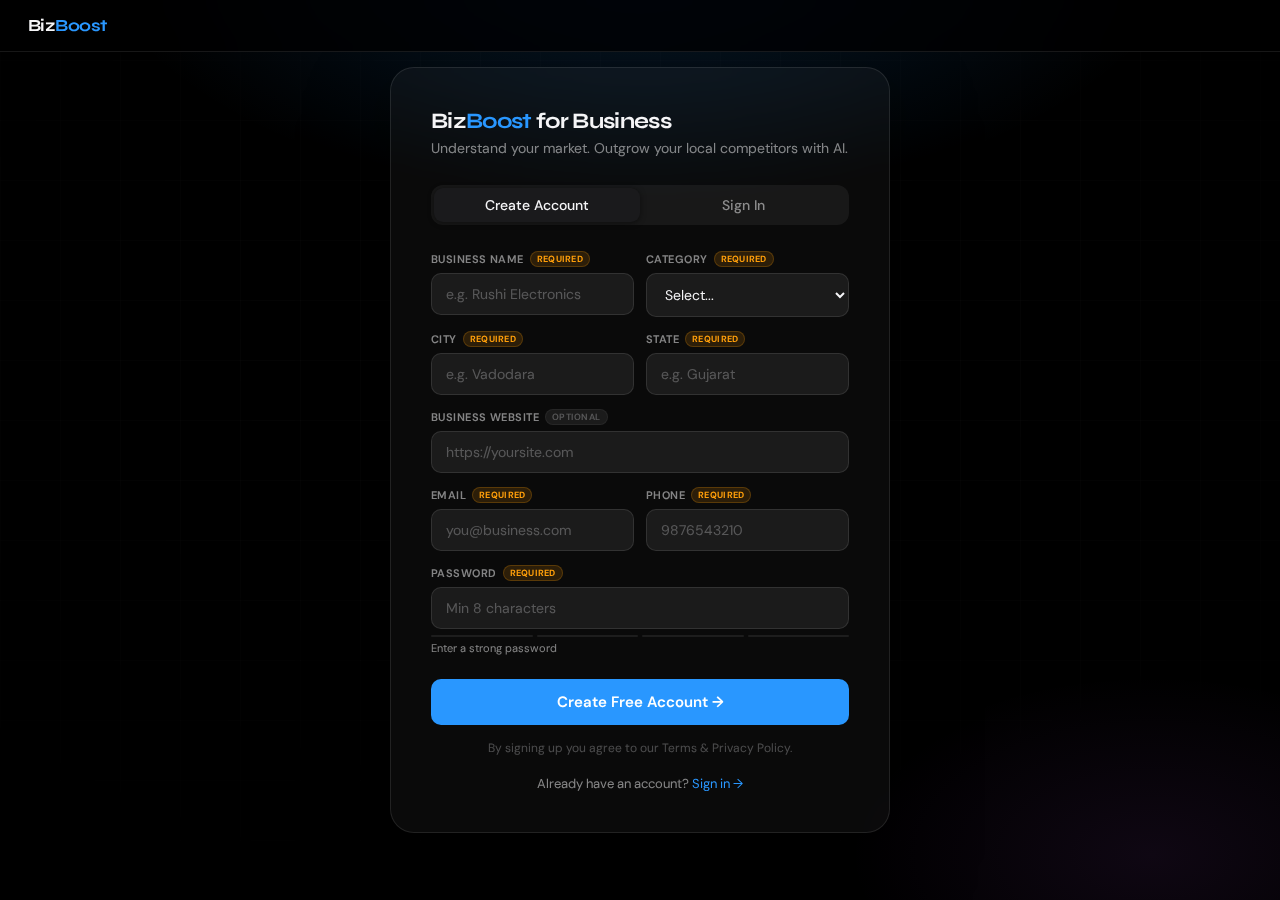
<file: seller/leads.html>
<!DOCTYPE html>
<html lang="en">
<head>
<meta charset="UTF-8">
<meta name="viewport" content="width=device-width, initial-scale=1.0">
<title>Buyer Leads — BizBoost</title>
<link rel="preconnect" href="https://fonts.googleapis.com">
<link href="https://fonts.googleapis.com/css2?family=Plus+Jakarta+Sans:wght@300;400;500;600;700&family=Syne:wght@600;700;800&display=swap" rel="stylesheet">
<style>
*,*::before,*::after{box-sizing:border-box;margin:0;padding:0}
:root{
  --bg:#000;--bg1:#0a0a0a;--bg2:#111;--bg3:#1a1a1a;--bg4:#242424;
  --border:rgba(255,255,255,0.07);--border2:rgba(255,255,255,0.04);
  --text:#f5f5f7;--text2:rgba(245,245,247,0.58);--text3:rgba(245,245,247,0.3);
  --blue:#2997ff;--blue-dim:rgba(41,151,255,0.12);--blue-border:rgba(41,151,255,0.25);
  --amber:#ff9f0a;--amber-dim:rgba(255,159,10,0.1);--amber-border:rgba(255,159,10,0.22);
  --red:#ff453a;--nav-h:56px;
  --r:16px;--r-sm:10px;--ease:cubic-bezier(.22,1,.36,1);
}
html{scroll-behavior:smooth;-webkit-font-smoothing:antialiased;text-rendering:optimizeLegibility}
body{font-family:'Plus Jakarta Sans',-apple-system,sans-serif;background:var(--bg);
  color:var(--text);min-height:100vh;
  background-image:radial-gradient(ellipse 90% 45% at 50% -8%,rgba(41,151,255,0.07),transparent 55%)}

/* SCROLL PROGRESS */
#prog{position:fixed;top:0;left:0;height:1.5px;width:0%;z-index:9999;
  background:linear-gradient(90deg,var(--blue),#8a6fff,var(--blue));
  background-size:200%;animation:bgs 2s linear infinite;transition:width .08s linear}
@keyframes bgs{0%{background-position:100%}100%{background-position:-100%}}

/* NAV */
.nav{position:sticky;top:0;z-index:200;height:var(--nav-h);
  display:flex;align-items:center;justify-content:space-between;gap:12px;padding:0 24px;
  background:rgba(0,0,0,0.8);backdrop-filter:saturate(180%) blur(28px);
  -webkit-backdrop-filter:saturate(180%) blur(28px);border-bottom:1px solid var(--border)}
.logo{font-family:'Syne',sans-serif;font-size:17px;font-weight:700;color:var(--text);
  text-decoration:none;letter-spacing:-0.03em;display:flex;align-items:center;gap:7px;flex-shrink:0}
.logo em{color:var(--blue);font-style:normal}
.logo-dot{width:6px;height:6px;border-radius:50%;background:var(--blue);
  box-shadow:0 0 10px var(--blue);animation:pdot 2.5s ease-in-out infinite}
@keyframes pdot{0%,100%{opacity:1;transform:scale(1)}50%{opacity:.4;transform:scale(.6)}}

.nav-tabs{display:flex;gap:1px;background:var(--bg2);border-radius:10px;padding:3px}
.ntab{font-size:13px;font-weight:500;padding:5px 13px;border-radius:8px;text-decoration:none;
  color:var(--text2);transition:all .18s var(--ease);white-space:nowrap}
.ntab:hover{color:var(--text);background:rgba(255,255,255,0.06)}
.ntab.on{color:var(--text);background:var(--bg3);box-shadow:0 1px 4px rgba(0,0,0,.5)}

.nav-r{display:flex;gap:8px;align-items:center}
.nbtn{font-size:13px;font-weight:500;padding:6px 14px;border-radius:980px;
  border:1px solid var(--border);background:rgba(255,255,255,0.05);color:var(--text2);
  cursor:pointer;text-decoration:none;transition:all .18s var(--ease);
  font-family:inherit;display:flex;align-items:center;gap:6px}
.nbtn:hover{background:rgba(255,255,255,0.1);color:var(--text);border-color:rgba(255,255,255,.14)}
.nbtn.blue{background:var(--blue);color:#fff;border-color:transparent;
  box-shadow:0 2px 16px rgba(41,151,255,.35)}
.nbtn.blue:hover{background:#147ce5;box-shadow:0 4px 24px rgba(41,151,255,.5);transform:translateY(-1px)}
.nbtn.blue:active{transform:scale(.97)}
.nbtn:disabled{opacity:.4;cursor:not-allowed!important;transform:none!important}

/* burger */
.burger{display:none;flex-direction:column;gap:5px;cursor:pointer;
  padding:6px;border:none;background:none;border-radius:8px;transition:background .2s}
.burger:hover{background:rgba(255,255,255,.07)}
.burger span{display:block;width:20px;height:1.5px;background:var(--text2);
  transition:all .3s var(--ease);transform-origin:center}
.burger.open span:nth-child(1){transform:translateY(6.5px) rotate(45deg)}
.burger.open span:nth-child(2){opacity:0;transform:scaleX(0)}
.burger.open span:nth-child(3){transform:translateY(-6.5px) rotate(-45deg)}

/* MOBILE DRAWER */
.mob-drawer{position:fixed;inset:0;z-index:190;pointer-events:none}
.mob-back{position:absolute;inset:0;background:rgba(0,0,0,.65);
  backdrop-filter:blur(6px);opacity:0;transition:opacity .3s;pointer-events:none}
.mob-panel{position:absolute;top:var(--nav-h);left:0;right:0;
  background:rgba(8,8,8,.98);border-bottom:1px solid var(--border);
  padding:14px 18px 22px;transform:translateY(-10px);opacity:0;
  transition:all .3s var(--ease);pointer-events:none}
.mob-drawer.open .mob-back{opacity:1;pointer-events:all}
.mob-drawer.open .mob-panel{transform:translateY(0);opacity:1;pointer-events:all}
.mob-links{display:flex;flex-direction:column;gap:3px;margin-bottom:14px}
.mob-link{font-size:15px;font-weight:500;padding:11px 14px;border-radius:10px;
  text-decoration:none;color:var(--text2);transition:all .18s;display:block}
.mob-link:hover,.mob-link.on{color:var(--text);background:rgba(255,255,255,.07)}

/* MAIN */
.main{max-width:1060px;margin:0 auto;padding:36px 24px 100px}

/* PAGE HEADER */
.ph{margin-bottom:32px;animation:fadeUp .45s var(--ease) both}
@keyframes fadeUp{from{opacity:0;transform:translateY(16px)}to{opacity:1;transform:translateY(0)}}
.ph-top{display:flex;align-items:flex-start;justify-content:space-between;
  flex-wrap:wrap;gap:16px;margin-bottom:4px}
.ph-eyebrow{font-size:11px;font-weight:700;color:var(--blue);letter-spacing:.1em;
  text-transform:uppercase;margin-bottom:8px}
.ph h1{font-family:'Syne',sans-serif;font-size:26px;font-weight:700;
  letter-spacing:-0.04em;line-height:1.15}
.ph-sub{color:var(--text2);font-size:14px;margin-top:5px}

/* STATS STRIP */
.stats-strip{display:grid;grid-template-columns:repeat(4,1fr);gap:10px;
  margin-bottom:24px;animation:fadeUp .5s var(--ease) .06s both}
.stat{background:var(--bg1);border:1px solid var(--border);border-radius:var(--r);
  padding:16px 18px;position:relative;overflow:hidden;
  transition:all .22s var(--ease);cursor:default}
.stat::after{content:'';position:absolute;inset:0;opacity:0;
  background:radial-gradient(circle at var(--mx,50%) var(--my,50%),rgba(41,151,255,.08),transparent 65%);
  transition:opacity .3s;pointer-events:none}
.stat:hover::after{opacity:1}
.stat:hover{border-color:rgba(255,255,255,.12);transform:translateY(-1px)}
.stat-icon{width:28px;height:28px;border-radius:8px;display:flex;align-items:center;
  justify-content:center;margin-bottom:10px;flex-shrink:0}
.stat-icon.blue{background:rgba(41,151,255,.14)}
.stat-icon.amber{background:rgba(255,159,10,.12)}
.stat-icon.purple{background:rgba(141,100,242,.14)}
.stat-icon.slate{background:rgba(255,255,255,.07)}
.stat-val{font-family:'Syne',sans-serif;font-size:26px;font-weight:700;
  letter-spacing:-0.05em;line-height:1;margin-bottom:4px;transition:color .3s}
.stat-lbl{font-size:11px;color:var(--text3);font-weight:600;
  letter-spacing:.05em;text-transform:uppercase}
.stat.active-filter .stat-val{color:var(--blue)}
.stat.active-filter{border-color:var(--blue-border);background:var(--blue-dim)}

/* TOOLBAR */
.toolbar{display:flex;gap:10px;align-items:center;margin-bottom:20px;
  flex-wrap:wrap;animation:fadeUp .5s var(--ease) .1s both}
.search-wrap{position:relative;flex:1;min-width:200px;max-width:340px}
.search-wrap svg{position:absolute;left:12px;top:50%;transform:translateY(-50%);
  pointer-events:none;opacity:.4}
.search-input{width:100%;padding:9px 14px 9px 36px;
  background:var(--bg1);border:1px solid var(--border);
  border-radius:980px;color:var(--text);font-size:13px;font-family:inherit;
  outline:none;transition:all .2s}
.search-input::placeholder{color:var(--text3)}
.search-input:focus{border-color:var(--blue-border);background:rgba(41,151,255,.04);
  box-shadow:0 0 0 3px rgba(41,151,255,.1)}

.filter-row{display:flex;gap:6px;flex-wrap:wrap}
.fchip{font-size:12px;font-weight:600;padding:6px 14px;border-radius:980px;
  border:1px solid var(--border);background:transparent;color:var(--text3);
  cursor:pointer;transition:all .18s var(--ease);font-family:inherit;
  display:flex;align-items:center;gap:5px;letter-spacing:.01em}
.fchip:hover{border-color:rgba(255,255,255,.18);color:var(--text)}
.fchip.on{background:var(--blue);color:#fff;border-color:transparent;
  box-shadow:0 2px 12px rgba(41,151,255,.35)}
.fchip .chip-count{font-size:10px;opacity:.7;font-weight:700;
  background:rgba(255,255,255,.18);padding:1px 5px;border-radius:980px}

.sort-wrap{display:flex;align-items:center;gap:6px;margin-left:auto}
.sort-label{font-size:12px;color:var(--text3);white-space:nowrap}
.sort-select{background:var(--bg1);border:1px solid var(--border);
  color:var(--text2);font-size:12px;font-family:inherit;
  padding:6px 10px;border-radius:8px;outline:none;cursor:pointer;
  transition:border-color .2s}
.sort-select:focus{border-color:var(--blue-border)}
.sort-select option{background:var(--bg2)}

/* RESULTS COUNT */
.results-meta{font-size:12px;color:var(--text3);margin-bottom:16px;
  display:flex;align-items:center;justify-content:space-between;flex-wrap:wrap;gap:8px}
.results-meta strong{color:var(--text2)}
.clear-btn{font-size:12px;color:var(--blue);cursor:pointer;
  background:none;border:none;font-family:inherit;transition:opacity .2s}
.clear-btn:hover{opacity:.7}

/* LEAD GRID */
.lead-grid{display:grid;grid-template-columns:repeat(auto-fill,minmax(320px,1fr));gap:14px}

/* LEAD CARD */
.lc{background:var(--bg1);border:1px solid var(--border);border-radius:var(--r);
  overflow:hidden;transition:all .22s var(--ease);
  animation:cardIn .4s var(--ease) both;position:relative}
@keyframes cardIn{from{opacity:0;transform:translateY(10px)}to{opacity:1;transform:translateY(0)}}
.lc:hover{border-color:rgba(255,255,255,.12);transform:translateY(-2px);
  box-shadow:0 12px 40px rgba(0,0,0,.45)}
.lc-inner{padding:18px 20px}

/* accent line on left */
.lc::before{content:'';position:absolute;left:0;top:16px;bottom:16px;
  width:2px;border-radius:0 2px 2px 0;background:var(--blue);
  opacity:0;transition:opacity .25s}
.lc:hover::before{opacity:.6}
.lc.is-new::before{opacity:.5;background:var(--blue)}

/* card header */
.lc-head{display:flex;align-items:flex-start;justify-content:space-between;
  gap:10px;margin-bottom:14px}
.lc-title{font-family:'Syne',sans-serif;font-size:15px;font-weight:700;
  letter-spacing:-0.02em;line-height:1.25;flex:1;min-width:0}
.lc-title .highlight{background:rgba(41,151,255,.18);
  border-radius:3px;padding:0 2px;color:var(--blue)}

.badge{font-size:10px;font-weight:700;padding:3px 9px;border-radius:980px;
  flex-shrink:0;letter-spacing:.03em}
.badge-new{background:var(--blue-dim);border:1px solid var(--blue-border);color:var(--blue)}
.badge-active{background:var(--amber-dim);border:1px solid var(--amber-border);color:var(--amber)}

/* data rows */
.lc-rows{display:flex;flex-direction:column;gap:0}
.lrow{display:flex;align-items:center;gap:10px;padding:7px 0;
  border-bottom:1px solid var(--border2);font-size:13px}
.lrow:last-child{border-bottom:none}
.lrow-icon{width:28px;height:28px;border-radius:7px;display:flex;align-items:center;
  justify-content:center;flex-shrink:0;background:var(--bg3)}
.lrow-icon svg{opacity:.55}
.lrow-val{color:var(--text2);flex:1;min-width:0;overflow:hidden;text-overflow:ellipsis;white-space:nowrap}
.lrow-val.strong{color:var(--text);font-weight:600}
.lrow-val.contact{color:var(--blue);font-weight:600;font-size:14px}
.lrow-val.muted{color:var(--text3);font-style:italic}

/* expand toggle */
.lc-expand{display:flex;align-items:center;justify-content:center;gap:6px;
  padding:10px;border-top:1px solid var(--border2);cursor:pointer;
  font-size:12px;font-weight:600;color:var(--text3);
  background:none;border-left:none;border-right:none;border-bottom:none;
  width:100%;font-family:inherit;transition:all .18s}
.lc-expand:hover{color:var(--blue);background:rgba(41,151,255,.04)}
.lc-expand svg{transition:transform .25s var(--ease)}
.lc-expand.open svg{transform:rotate(180deg)}

/* revealed contact panel */
.lc-contact{border-top:1px solid var(--border2);padding:14px 20px;
  display:none;animation:slideDown .25s var(--ease)}
@keyframes slideDown{from{opacity:0;transform:translateY(-6px)}to{opacity:1;transform:translateY(0)}}
.lc-contact.visible{display:block}
.contact-actions{display:grid;grid-template-columns:1fr 1fr;gap:8px}
.contact-btn{display:flex;align-items:center;justify-content:center;gap:7px;
  padding:10px;border-radius:10px;font-size:13px;font-weight:600;
  cursor:pointer;border:none;font-family:inherit;transition:all .2s var(--ease);
  text-decoration:none}
.contact-btn.call{background:var(--blue);color:#fff;
  box-shadow:0 3px 14px rgba(41,151,255,.35)}
.contact-btn.call:hover{background:#147ce5;transform:translateY(-1px);
  box-shadow:0 5px 20px rgba(41,151,255,.5)}
.contact-btn.wa{background:rgba(37,211,102,.12);color:#25d366;
  border:1px solid rgba(37,211,102,.22)}
.contact-btn.wa:hover{background:rgba(37,211,102,.2)}
.contact-btn.copy{background:var(--bg3);color:var(--text2);
  border:1px solid var(--border)}
.contact-btn.copy:hover{background:var(--bg4);color:var(--text)}
.contact-btn.copy.copied{background:rgba(41,151,255,.12);color:var(--blue);
  border-color:var(--blue-border)}
.no-contact{text-align:center;padding:10px;font-size:13px;color:var(--text3)}

/* LOADER */
.loader-card{background:var(--bg1);border:1px solid var(--border);border-radius:var(--r);
  padding:56px 24px;text-align:center;animation:fadeUp .4s var(--ease) both}
.spin-wrap{width:48px;height:48px;margin:0 auto 20px;position:relative}
.spin-o{position:absolute;inset:0;border-radius:50%;border:1.5px solid rgba(41,151,255,.15);
  border-top-color:var(--blue);animation:spin .9s linear infinite}
.spin-i{position:absolute;top:9px;left:9px;width:30px;height:30px;border-radius:50%;
  border:1.5px solid rgba(141,100,242,.15);border-bottom-color:#8a6fff;
  animation:spin .6s linear infinite reverse}
@keyframes spin{to{transform:rotate(360deg)}}
.loader-card p{font-size:14px;font-weight:500;color:var(--text2)}
.loader-card small{font-size:12px;color:var(--text3);margin-top:5px;display:block}

/* EMPTY */
.empty-card{background:var(--bg1);border:1px solid var(--border);border-radius:var(--r);
  padding:56px 24px;text-align:center;display:none}
.empty-icon{width:52px;height:52px;border-radius:50%;
  background:rgba(41,151,255,.08);border:1px solid var(--blue-border);
  display:flex;align-items:center;justify-content:center;
  margin:0 auto 18px}
.empty-card h3{font-family:'Syne',sans-serif;font-size:16px;font-weight:700;
  letter-spacing:-0.02em;margin-bottom:8px}
.empty-card p{font-size:13px;color:var(--text2);line-height:1.65;
  max-width:340px;margin:0 auto 20px}

/* HOW IT WORKS */
.hw{background:var(--bg1);border:1px solid var(--border);border-radius:var(--r);
  padding:24px 28px;margin-top:32px;animation:fadeUp .55s var(--ease) .2s both}
.hw-head{font-family:'Syne',sans-serif;font-size:14px;font-weight:700;
  letter-spacing:-0.02em;margin-bottom:20px;display:flex;align-items:center;gap:8px}
.hw-grid{display:grid;grid-template-columns:repeat(3,1fr);gap:1px;
  background:var(--border2);border-radius:10px;overflow:hidden}
.hw-item{background:var(--bg1);padding:20px;transition:background .2s}
.hw-item:hover{background:var(--bg2)}
.hw-num{font-family:'Syne',sans-serif;font-size:11px;font-weight:700;color:var(--blue);
  letter-spacing:.08em;margin-bottom:10px}
.hw-step-icon{width:32px;height:32px;border-radius:9px;
  background:rgba(41,151,255,.1);border:1px solid var(--blue-border);
  display:flex;align-items:center;justify-content:center;margin-bottom:12px}
.hw-title{font-size:13px;font-weight:700;margin-bottom:5px;letter-spacing:-0.01em}
.hw-text{font-size:12px;color:var(--text3);line-height:1.6}

/* TOAST */
.toast{position:fixed;bottom:28px;left:50%;
  transform:translateX(-50%) translateY(14px);
  background:rgba(18,18,20,.97);border:1px solid rgba(255,255,255,.1);
  color:var(--text);font-size:13px;font-weight:500;
  padding:11px 22px;border-radius:980px;
  opacity:0;pointer-events:none;transition:all .3s var(--ease);z-index:999;
  backdrop-filter:blur(20px);box-shadow:0 8px 32px rgba(0,0,0,.5);white-space:nowrap}
.toast.show{opacity:1;transform:translateX(-50%) translateY(0)}
.toast.ok{border-color:rgba(41,151,255,.35)}
.toast.err{border-color:rgba(255,69,58,.35)}

/* RIPPLE */
.rpl{position:absolute;border-radius:50%;background:rgba(255,255,255,.1);
  transform:scale(0);animation:rplAnim .5s linear forwards;pointer-events:none}
@keyframes rplAnim{to{transform:scale(4);opacity:0}}

/* RESPONSIVE */
@media(max-width:900px){
  .nav-tabs{display:none}
  .burger{display:flex}
  .sort-wrap{margin-left:0}
  .stats-strip{grid-template-columns:repeat(2,1fr)}
}
@media(max-width:600px){
  .nav{padding:0 16px}
  .main{padding:24px 16px 80px}
  .stats-strip{gap:8px}
  .lead-grid{grid-template-columns:1fr}
  .toolbar{gap:8px}
  .search-wrap{max-width:100%;min-width:100%}
  .hw-grid{grid-template-columns:1fr}
  .hw{padding:18px}
  .contact-actions{grid-template-columns:1fr}
  .toast{max-width:calc(100vw - 32px);white-space:normal;text-align:center;bottom:20px}
  .ph h1{font-size:22px}
  .ph-top{flex-direction:column;gap:10px}
}
@media(max-width:400px){
  .stats-strip{grid-template-columns:1fr 1fr}
}
</style>
</head>
<body>
<div id="prog"></div>

<!-- MOBILE DRAWER -->
<div class="mob-drawer" id="mobDrawer">
  <div class="mob-back" onclick="closeMob()"></div>
  <div class="mob-panel">
    <div class="mob-links">
      <a href="dashboard.html" class="mob-link">Dashboard</a>
      <a href="competitors.html" class="mob-link">Competitors</a>
      <a href="keywords.html" class="mob-link">Keywords</a>
      <a href="leads.html" class="mob-link on">Buyer Leads</a>
      <a href="onboard.html" class="mob-link">Edit Profile</a>
    </div>
    <button class="nbtn blue" style="width:100%;justify-content:center;padding:10px;border-radius:10px"
      onclick="closeMob();loadLeads(true)">
      <svg width="14" height="14" viewBox="0 0 24 24" fill="none" stroke="currentColor" stroke-width="2.2" stroke-linecap="round" stroke-linejoin="round"><path d="M21.5 2v6h-6"/><path d="M2.5 22v-6h6"/><path d="M22 12.5A10 10 0 0 1 3.5 19"/><path d="M2 11.5A10 10 0 0 1 20.5 5"/></svg>
      Refresh Leads
    </button>
  </div>
</div>

<nav class="nav">
  <a href="../index.html" class="logo">
    <div class="logo-dot"></div>Biz<em>Boost</em>
  </a>
  <div class="nav-tabs">
    <a href="dashboard.html" class="ntab">Overview</a>
    <a href="competitors.html" class="ntab">Competitors</a>
    <a href="keywords.html" class="ntab">Keywords</a>
    <a href="leads.html" class="ntab on">Buyer Leads</a>
  </div>
  <div class="nav-r">
    <button class="nbtn blue" id="refreshBtn" onclick="loadLeads(true)">
      <svg width="13" height="13" viewBox="0 0 24 24" fill="none" stroke="currentColor" stroke-width="2.3" stroke-linecap="round" stroke-linejoin="round"><path d="M21.5 2v6h-6"/><path d="M2.5 22v-6h6"/><path d="M22 12.5A10 10 0 0 1 3.5 19"/><path d="M2 11.5A10 10 0 0 1 20.5 5"/></svg>
      Refresh
    </button>
    <button class="burger" id="burgerBtn" onclick="toggleMob()" aria-label="Menu">
      <span></span><span></span><span></span>
    </button>
  </div>
</nav>

<div class="main">

  <!-- PAGE HEADER -->
  <div class="ph">
    <div class="ph-top">
      <div>
        <div class="ph-eyebrow">Buyer Intelligence</div>
        <h1>Buyer Leads</h1>
        <p class="ph-sub" id="subTitle">Finding buyers searching for your products…</p>
      </div>
    </div>
  </div>

  <!-- STATS STRIP -->
  <div class="stats-strip" id="statsStrip" style="display:none">
    <div class="stat" id="statTotal" onclick="setFilter('all',this)" style="cursor:pointer" tabindex="0">
      <div class="stat-icon blue">
        <svg width="14" height="14" viewBox="0 0 24 24" fill="none" stroke="#2997ff" stroke-width="2.2" stroke-linecap="round" stroke-linejoin="round"><rect x="2" y="7" width="20" height="14" rx="2"/><path d="M16 7V5a2 2 0 0 0-2-2h-4a2 2 0 0 0-2 2v2"/><line x1="12" y1="12" x2="12" y2="16"/><line x1="10" y1="14" x2="14" y2="14"/></svg>
      </div>
      <div class="stat-val" id="stTotal">0</div>
      <div class="stat-lbl">Total Leads</div>
    </div>
    <div class="stat" id="statPhone" onclick="setFilter('phone',this)" style="cursor:pointer" tabindex="0">
      <div class="stat-icon amber">
        <svg width="14" height="14" viewBox="0 0 24 24" fill="none" stroke="#ff9f0a" stroke-width="2.2" stroke-linecap="round" stroke-linejoin="round"><path d="M22 16.9v3a2 2 0 0 1-2.2 2A19.8 19.8 0 0 1 2.1 4.2 2 2 0 0 1 4.1 2h3a2 2 0 0 1 2 1.7c.13.96.37 1.9.7 2.8a2 2 0 0 1-.45 2.1L8.1 9.9a16 16 0 0 0 6 6l1.3-1.3a2 2 0 0 1 2.1-.44c.9.33 1.84.57 2.8.7A2 2 0 0 1 22 16.9z"/></svg>
      </div>
      <div class="stat-val" id="stPhone">0</div>
      <div class="stat-lbl">Has Contact</div>
    </div>
    <div class="stat" id="statBudget" onclick="setFilter('budget',this)" style="cursor:pointer" tabindex="0">
      <div class="stat-icon purple">
        <svg width="14" height="14" viewBox="0 0 24 24" fill="none" stroke="#8a6fff" stroke-width="2.2" stroke-linecap="round" stroke-linejoin="round"><line x1="12" y1="1" x2="12" y2="23"/><path d="M17 5H9.5a3.5 3.5 0 0 0 0 7h5a3.5 3.5 0 0 1 0 7H6"/></svg>
      </div>
      <div class="stat-val" id="stBudget">0</div>
      <div class="stat-lbl">Has Budget</div>
    </div>
    <div class="stat" id="statNew" onclick="setFilter('new',this)" style="cursor:pointer" tabindex="0">
      <div class="stat-icon slate">
        <svg width="14" height="14" viewBox="0 0 24 24" fill="none" stroke="rgba(245,245,247,0.55)" stroke-width="2.2" stroke-linecap="round" stroke-linejoin="round"><circle cx="12" cy="12" r="10"/><polyline points="12 6 12 12 16 14"/></svg>
      </div>
      <div class="stat-val" id="stNew">0</div>
      <div class="stat-lbl">This Week</div>
    </div>
  </div>

  <!-- TOOLBAR -->
  <div class="toolbar" id="toolbar" style="display:none">
    <div class="search-wrap">
      <svg width="14" height="14" viewBox="0 0 24 24" fill="none" stroke="currentColor" stroke-width="2.2" stroke-linecap="round" stroke-linejoin="round"><circle cx="11" cy="11" r="8"/><line x1="21" y1="21" x2="16.65" y2="16.65"/></svg>
      <input type="text" class="search-input" id="searchBox" placeholder="Search product, city, buyer…">
    </div>
    <div class="filter-row" id="filterRow">
      <button class="fchip on" data-f="all">All <span class="chip-count" id="fc-all">0</span></button>
      <button class="fchip" data-f="phone">
        <svg width="11" height="11" viewBox="0 0 24 24" fill="none" stroke="currentColor" stroke-width="2.2" stroke-linecap="round" stroke-linejoin="round"><path d="M22 16.9v3a2 2 0 0 1-2.2 2A19.8 19.8 0 0 1 2.1 4.2 2 2 0 0 1 4.1 2h3a2 2 0 0 1 2 1.7c.13.96.37 1.9.7 2.8a2 2 0 0 1-.45 2.1L8.1 9.9a16 16 0 0 0 6 6l1.3-1.3a2 2 0 0 1 2.1-.44c.9.33 1.84.57 2.8.7A2 2 0 0 1 22 16.9z"/></svg>
        Contactable <span class="chip-count" id="fc-phone">0</span>
      </button>
      <button class="fchip" data-f="budget">
        <svg width="11" height="11" viewBox="0 0 24 24" fill="none" stroke="currentColor" stroke-width="2.2" stroke-linecap="round" stroke-linejoin="round"><line x1="12" y1="1" x2="12" y2="23"/><path d="M17 5H9.5a3.5 3.5 0 0 0 0 7h5a3.5 3.5 0 0 1 0 7H6"/></svg>
        Has Budget <span class="chip-count" id="fc-budget">0</span>
      </button>
      <button class="fchip" data-f="new">
        <svg width="11" height="11" viewBox="0 0 24 24" fill="none" stroke="currentColor" stroke-width="2.2" stroke-linecap="round" stroke-linejoin="round"><circle cx="12" cy="12" r="10"/><polyline points="12 6 12 12 16 14"/></svg>
        New <span class="chip-count" id="fc-new">0</span>
      </button>
    </div>
    <div class="sort-wrap">
      <span class="sort-label">Sort</span>
      <select class="sort-select" id="sortSelect">
        <option value="newest">Newest first</option>
        <option value="oldest">Oldest first</option>
        <option value="budget">Highest budget</option>
        <option value="alpha">A–Z</option>
      </select>
    </div>
  </div>

  <!-- RESULTS META -->
  <div class="results-meta" id="resultsMeta" style="display:none">
    <span><strong id="resultsCount">0</strong> leads shown</span>
    <button class="clear-btn" id="clearFilters" onclick="clearAll()" style="display:none">
      Clear filters ×
    </button>
  </div>

  <!-- LOADER -->
  <div class="loader-card" id="loaderBox">
    <div class="spin-wrap"><div class="spin-o"></div><div class="spin-i"></div></div>
    <p>Finding buyer leads…</p>
    <small>Matching buyers in your city to your products</small>
  </div>

  <!-- LEAD GRID -->
  <div id="leadGrid" class="lead-grid" style="display:none"></div>

  <!-- EMPTY STATE -->
  <div class="empty-card" id="emptyState">
    <div class="empty-icon">
      <svg width="22" height="22" viewBox="0 0 24 24" fill="none" stroke="#2997ff" stroke-width="1.8" stroke-linecap="round" stroke-linejoin="round"><rect x="2" y="7" width="20" height="14" rx="2"/><path d="M16 7V5a2 2 0 0 0-2-2h-4a2 2 0 0 0-2 2v2"/></svg>
    </div>
    <h3 id="emptyTitle">No leads matched yet</h3>
    <p id="emptyText">Leads appear when buyers in your city search for your products. Try broadening your search or complete your profile for better matches.</p>
    <a href="onboard.html" class="nbtn blue" style="display:inline-flex;margin:0 auto">Complete Profile →</a>
  </div>

  <!-- HOW IT WORKS -->
  <div class="hw">
    <div class="hw-head">
      <svg width="16" height="16" viewBox="0 0 24 24" fill="none" stroke="var(--blue)" stroke-width="2" stroke-linecap="round" stroke-linejoin="round"><circle cx="12" cy="12" r="10"/><line x1="12" y1="8" x2="12" y2="12"/><line x1="12" y1="16" x2="12.01" y2="16"/></svg>
      How Buyer Leads Work
    </div>
    <div class="hw-grid">
      <div class="hw-item">
        <div class="hw-num">01</div>
        <div class="hw-step-icon">
          <svg width="16" height="16" viewBox="0 0 24 24" fill="none" stroke="#2997ff" stroke-width="2" stroke-linecap="round" stroke-linejoin="round"><path d="M11 4H4a2 2 0 0 0-2 2v14a2 2 0 0 0 2 2h14a2 2 0 0 0 2-2v-7"/><path d="M18.5 2.5a2.121 2.121 0 0 1 3 3L12 15l-4 1 1-4 9.5-9.5z"/></svg>
        </div>
        <div class="hw-title">Buyer Posts a Need</div>
        <div class="hw-text">A buyer in your city posts that they need a specific product or service with their requirements.</div>
      </div>
      <div class="hw-item">
        <div class="hw-num">02</div>
        <div class="hw-step-icon">
          <svg width="16" height="16" viewBox="0 0 24 24" fill="none" stroke="#2997ff" stroke-width="2" stroke-linecap="round" stroke-linejoin="round"><polyline points="22 12 18 12 15 21 9 3 6 12 2 12"/></svg>
        </div>
        <div class="hw-title">AI Matches to Your Products</div>
        <div class="hw-text">Our AI checks if the buyer's request matches your listed products, category, and location.</div>
      </div>
      <div class="hw-item">
        <div class="hw-num">03</div>
        <div class="hw-step-icon">
          <svg width="16" height="16" viewBox="0 0 24 24" fill="none" stroke="#2997ff" stroke-width="2" stroke-linecap="round" stroke-linejoin="round"><path d="M22 16.9v3a2 2 0 0 1-2.2 2A19.8 19.8 0 0 1 2.1 4.2 2 2 0 0 1 4.1 2h3a2 2 0 0 1 2 1.7c.13.96.37 1.9.7 2.8a2 2 0 0 1-.45 2.1L8.1 9.9a16 16 0 0 0 6 6l1.3-1.3a2 2 0 0 1 2.1-.44c.9.33 1.84.57 2.8.7A2 2 0 0 1 22 16.9z"/></svg>
        </div>
        <div class="hw-title">You Contact Them Directly</div>
        <div class="hw-text">Call or message matched buyers directly from this page to close the deal fast.</div>
      </div>
    </div>
  </div>
</div>

<div class="toast" id="toast"></div>

<!-- SVG ICON TEMPLATES (reused in JS) -->
<template id="icon-pin">
  <svg width="12" height="12" viewBox="0 0 24 24" fill="none" stroke="currentColor" stroke-width="2.2" stroke-linecap="round" stroke-linejoin="round"><path d="M21 10c0 7-9 13-9 13s-9-6-9-13a9 9 0 1 1 18 0z"/><circle cx="12" cy="10" r="3"/></svg>
</template>
<template id="icon-money">
  <svg width="12" height="12" viewBox="0 0 24 24" fill="none" stroke="currentColor" stroke-width="2.2" stroke-linecap="round" stroke-linejoin="round"><line x1="12" y1="1" x2="12" y2="23"/><path d="M17 5H9.5a3.5 3.5 0 0 0 0 7h5a3.5 3.5 0 0 1 0 7H6"/></svg>
</template>
<template id="icon-box">
  <svg width="12" height="12" viewBox="0 0 24 24" fill="none" stroke="currentColor" stroke-width="2.2" stroke-linecap="round" stroke-linejoin="round"><path d="M21 16V8a2 2 0 0 0-1-1.73l-7-4a2 2 0 0 0-2 0l-7 4A2 2 0 0 0 3 8v8a2 2 0 0 0 1 1.73l7 4a2 2 0 0 0 2 0l7-4A2 2 0 0 0 21 16z"/></svg>
</template>
<template id="icon-user">
  <svg width="12" height="12" viewBox="0 0 24 24" fill="none" stroke="currentColor" stroke-width="2.2" stroke-linecap="round" stroke-linejoin="round"><path d="M20 21v-2a4 4 0 0 0-4-4H8a4 4 0 0 0-4 4v2"/><circle cx="12" cy="7" r="4"/></svg>
</template>
<template id="icon-phone">
  <svg width="12" height="12" viewBox="0 0 24 24" fill="none" stroke="currentColor" stroke-width="2.2" stroke-linecap="round" stroke-linejoin="round"><path d="M22 16.9v3a2 2 0 0 1-2.2 2A19.8 19.8 0 0 1 2.1 4.2 2 2 0 0 1 4.1 2h3a2 2 0 0 1 2 1.7c.13.96.37 1.9.7 2.8a2 2 0 0 1-.45 2.1L8.1 9.9a16 16 0 0 0 6 6l1.3-1.3a2 2 0 0 1 2.1-.44c.9.33 1.84.57 2.8.7A2 2 0 0 1 22 16.9z"/></svg>
</template>
<template id="icon-clock">
  <svg width="12" height="12" viewBox="0 0 24 24" fill="none" stroke="currentColor" stroke-width="2.2" stroke-linecap="round" stroke-linejoin="round"><circle cx="12" cy="12" r="10"/><polyline points="12 6 12 12 16 14"/></svg>
</template>
<template id="icon-chevron">
  <svg width="12" height="12" viewBox="0 0 24 24" fill="none" stroke="currentColor" stroke-width="2.5" stroke-linecap="round" stroke-linejoin="round"><polyline points="6 9 12 15 18 9"/></svg>
</template>

<script>
const API="/api";
const seller=JSON.parse(localStorage.getItem("seller")||"null");
if(!seller?.id)location.href="register.html";

let allLeads=[],activeFilter="all",activeSearch="";

/* SCROLL PROGRESS */
window.addEventListener("scroll",()=>{
  const s=window.scrollY,h=document.documentElement.scrollHeight-innerHeight;
  if(h>0)document.getElementById("prog").style.width=(s/h*100)+"%";
},{passive:true});

/* STAT CARD GLOW */
document.querySelectorAll(".stat").forEach(el=>{
  el.addEventListener("mousemove",e=>{
    const r=el.getBoundingClientRect();
    el.style.setProperty("--mx",((e.clientX-r.left)/r.width*100)+"%");
    el.style.setProperty("--my",((e.clientY-r.top)/r.height*100)+"%");
  });
});

/* MOBILE NAV */
function toggleMob(){
  const d=document.getElementById("mobDrawer"),b=document.getElementById("burgerBtn");
  d.classList.toggle("open");b.classList.toggle("open");
  document.body.style.overflow=d.classList.contains("open")?"hidden":"";
}
function closeMob(){
  document.getElementById("mobDrawer").classList.remove("open");
  document.getElementById("burgerBtn").classList.remove("open");
  document.body.style.overflow="";
}

/* TOAST */
let _tid;
function toast(msg,type="",dur=3200){
  const t=document.getElementById("toast");
  t.textContent=msg;t.className="toast show"+(type?" "+type:"");
  clearTimeout(_tid);_tid=setTimeout(()=>t.classList.remove("show"),dur);
}

/* COUNTER ANIM */
function animCount(el,n){
  if(!el)return;n=parseInt(n)||0;
  if(!n){el.textContent="0";return}
  let c=0;const steps=30,inc=n/steps;
  const t=setInterval(()=>{c=Math.min(c+inc,n);el.textContent=Math.round(c);if(c>=n)clearInterval(t)},20);
}

function esc(s){return(s||"").replace(/&/g,"&amp;").replace(/</g,"&lt;").replace(/>/g,"&gt;")}
function icon(id){const t=document.getElementById("icon-"+id);return t?t.innerHTML:""}
const WEEK=7*24*3600*1000;
function isNew(l){return(Date.now()-new Date(l.created_at||0).getTime())<WEEK}

/* HIGHLIGHT SEARCH TERM */
function highlight(text,q){
  if(!q)return esc(text);
  const re=new RegExp("("+q.replace(/[.*+?^${}()|[\]\\]/g,"\\$&")+")","gi");
  return esc(text).replace(re,'<span class="highlight">$1</span>');
}

/* LOAD LEADS */
async function loadLeads(force=false){
  const btn=document.getElementById("refreshBtn");
  if(btn){btn.disabled=true}
  document.getElementById("loaderBox").style.display="block";
  document.getElementById("leadGrid").style.display="none";
  document.getElementById("emptyState").style.display="none";
  document.getElementById("statsStrip").style.display="none";
  document.getElementById("toolbar").style.display="none";
  document.getElementById("resultsMeta").style.display="none";
  try{
    const d=JSON.parse(localStorage.getItem("sellerDetails")||"{}");
    const url=`${API}/get_leads.php?seller_id=${seller.id}`
      +`&category=${encodeURIComponent(seller.category||"")}`
      +`&city=${encodeURIComponent(seller.city||"")}`
      +`&products=${encodeURIComponent(d.products_offered||"")}`
      +(force?"&refresh=1":"");
    const res=await fetch(url);
    const text=await res.text();
    let data;try{data=JSON.parse(text)}catch(e){throw new Error("Non-JSON: "+text.substring(0,100))}
    document.getElementById("loaderBox").style.display="none";
    if(!data.success||!data.leads?.length){
      document.getElementById("subTitle").textContent="No matching leads found yet.";
      document.getElementById("emptyState").style.display="block";
      document.getElementById("emptyTitle").textContent="No leads found";
      document.getElementById("emptyText").textContent="We couldn't find any buyers matching your products in "+( seller.city||"your area")+". Complete your profile and check back soon.";
      return;
    }
    allLeads=data.leads;
    buildUI();
    applyFilter();
    if(force)toast("Leads refreshed","ok");
  }catch(err){
    document.getElementById("loaderBox").style.display="none";
    document.getElementById("emptyState").style.display="block";
    document.getElementById("subTitle").textContent="Error loading leads.";
    document.getElementById("emptyTitle").textContent="Could not load leads";
    document.getElementById("emptyText").textContent=err.message;
    toast("Failed: "+err.message,"err",5000);
  }finally{
    if(btn)btn.disabled=false;
  }
}

function buildUI(){
  const total=allLeads.length;
  const withPhone=allLeads.filter(l=>l.buyer_phone).length;
  const withBudget=allLeads.filter(l=>l.budget_max>0).length;
  const newCount=allLeads.filter(isNew).length;

  document.getElementById("statsStrip").style.display="grid";
  document.getElementById("toolbar").style.display="flex";
  animCount(document.getElementById("stTotal"),total);
  animCount(document.getElementById("stPhone"),withPhone);
  animCount(document.getElementById("stBudget"),withBudget);
  animCount(document.getElementById("stNew"),newCount);

  document.getElementById("fc-all").textContent=total;
  document.getElementById("fc-phone").textContent=withPhone;
  document.getElementById("fc-budget").textContent=withBudget;
  document.getElementById("fc-new").textContent=newCount;

  document.getElementById("subTitle").textContent=
    `${total} buyer${total!==1?"s":""} searching for your products in ${seller.city||"your area"}`;
}

/* FILTER FROM STAT CARD CLICK */
function setFilter(f,el){
  activeFilter=f;
  // update chips
  document.querySelectorAll(".fchip").forEach(c=>c.classList.remove("on"));
  const chip=document.querySelector(`.fchip[data-f="${f}"]`);
  if(chip)chip.classList.add("on");
  // update stat card highlight
  document.querySelectorAll(".stat").forEach(s=>s.classList.remove("active-filter"));
  if(el&&f!=="all")el.classList.add("active-filter");
  applyFilter();
}

/* FILTER CHIPS */
document.querySelectorAll(".fchip").forEach(btn=>{
  btn.addEventListener("click",()=>{
    document.querySelectorAll(".fchip").forEach(b=>b.classList.remove("on"));
    btn.classList.add("on");
    activeFilter=btn.dataset.f;
    document.querySelectorAll(".stat").forEach(s=>s.classList.remove("active-filter"));
    applyFilter();
  });
});

/* SEARCH */
document.getElementById("searchBox").addEventListener("input",e=>{
  activeSearch=e.target.value.toLowerCase().trim();
  applyFilter();
});

/* SORT */
document.getElementById("sortSelect").addEventListener("change",applyFilter);

function applyFilter(){
  const q=activeSearch;
  let leads=[...allLeads];
  if(activeFilter==="phone")  leads=leads.filter(l=>l.buyer_phone);
  if(activeFilter==="budget") leads=leads.filter(l=>l.budget_max>0);
  if(activeFilter==="new")    leads=leads.filter(isNew);
  if(q) leads=leads.filter(l=>((l.product||"")+(l.city||"")+(l.buyer_name||"")).toLowerCase().includes(q));

  const sort=document.getElementById("sortSelect").value;
  if(sort==="budget") leads.sort((a,b)=>(b.budget_max||0)-(a.budget_max||0));
  else if(sort==="alpha") leads.sort((a,b)=>(a.product||"").localeCompare(b.product||""));
  else if(sort==="oldest") leads.sort((a,b)=>new Date(a.created_at||0)-new Date(b.created_at||0));
  else leads.sort((a,b)=>new Date(b.created_at||0)-new Date(a.created_at||0));

  // results meta
  document.getElementById("resultsMeta").style.display="flex";
  document.getElementById("resultsCount").textContent=leads.length;
  const hasFilters=activeFilter!=="all"||q;
  document.getElementById("clearFilters").style.display=hasFilters?"inline":"none";

  renderLeads(leads,q);
}

function clearAll(){
  activeFilter="all";activeSearch="";
  document.getElementById("searchBox").value="";
  document.querySelectorAll(".fchip").forEach(c=>c.classList.remove("on"));
  document.querySelector('.fchip[data-f="all"]').classList.add("on");
  document.querySelectorAll(".stat").forEach(s=>s.classList.remove("active-filter"));
  applyFilter();
}

/* RENDER */
function renderLeads(leads,q){
  if(!leads.length){
    document.getElementById("leadGrid").style.display="none";
    document.getElementById("emptyState").style.display="block";
    document.getElementById("emptyTitle").textContent="No results";
    document.getElementById("emptyText").textContent="No leads match your current filters. Try adjusting your search or filters.";
    return;
  }
  document.getElementById("emptyState").style.display="none";
  document.getElementById("leadGrid").style.display="grid";

  document.getElementById("leadGrid").innerHTML=leads.map((l,i)=>{
    const fresh=isNew(l);
    const budget=l.budget_max>0
      ?`₹${Number(l.budget_min||0).toLocaleString("en-IN")}–₹${Number(l.budget_max).toLocaleString("en-IN")}`
      :null;
    const date=l.created_at
      ?new Date(l.created_at).toLocaleDateString("en-IN",{day:"numeric",month:"short",year:"numeric"})
      :null;
    const waMsg=encodeURIComponent(`Hi, I saw your requirement for ${l.product}. I supply this in ${seller.city}. Can we connect?`);
    const phone=(l.buyer_phone||"").replace(/\D/g,"").slice(-10);
    const prodDisplay=q?highlight(l.product||"Product",q):esc(l.product||"Product");
    const delay=Math.min(i*0.04,0.3);

    return `<div class="lc${fresh?" is-new":""}" style="animation-delay:${delay}s">
      <div class="lc-inner">
        <div class="lc-head">
          <div class="lc-title">${prodDisplay}</div>
          <span class="badge ${fresh?"badge-new":"badge-active"}">${fresh?"New":"Active"}</span>
        </div>
        <div class="lc-rows">
          ${(l.city||l.state)?`<div class="lrow">
            <div class="lrow-icon">${icon("pin")}</div>
            <span class="lrow-val">${esc([l.city,l.state].filter(Boolean).join(", "))}</span>
          </div>`:""}
          <div class="lrow">
            <div class="lrow-icon">${icon("money")}</div>
            <span class="lrow-val ${budget?"strong":"muted"}">${budget||"No budget specified"}</span>
          </div>
          ${l.quantity?`<div class="lrow">
            <div class="lrow-icon">${icon("box")}</div>
            <span class="lrow-val">${esc(l.quantity)} ${esc(l.unit||"units")}</span>
          </div>`:""}
          ${l.buyer_name?`<div class="lrow">
            <div class="lrow-icon">${icon("user")}</div>
            <span class="lrow-val">${q?highlight(l.buyer_name,q):esc(l.buyer_name)}</span>
          </div>`:""}
          ${l.buyer_phone?`<div class="lrow">
            <div class="lrow-icon">${icon("phone")}</div>
            <span class="lrow-val contact">${esc(l.buyer_phone)}</span>
          </div>`:""}
          ${date?`<div class="lrow">
            <div class="lrow-icon">${icon("clock")}</div>
            <span class="lrow-val muted">${esc(date)}</span>
          </div>`:""}
        </div>
      </div>
      ${l.buyer_phone?`
      <button class="lc-expand" id="exp-${i}" onclick="toggleContact(${i},'${esc(l.buyer_phone)}','${waMsg}')">
        Contact buyer ${icon("chevron")}
      </button>
      <div class="lc-contact" id="cnt-${i}">
        <div class="contact-actions">
          <a href="tel:${esc(l.buyer_phone)}" class="contact-btn call">
            <svg width="14" height="14" viewBox="0 0 24 24" fill="none" stroke="currentColor" stroke-width="2.2" stroke-linecap="round" stroke-linejoin="round"><path d="M22 16.9v3a2 2 0 0 1-2.2 2A19.8 19.8 0 0 1 2.1 4.2 2 2 0 0 1 4.1 2h3a2 2 0 0 1 2 1.7c.13.96.37 1.9.7 2.8a2 2 0 0 1-.45 2.1L8.1 9.9a16 16 0 0 0 6 6l1.3-1.3a2 2 0 0 1 2.1-.44c.9.33 1.84.57 2.8.7A2 2 0 0 1 22 16.9z"/></svg>
            Call
          </a>
          <a href="https://wa.me/91${phone}?text=${waMsg}" target="_blank" rel="noopener" class="contact-btn wa">
            <svg width="14" height="14" viewBox="0 0 24 24" fill="none" stroke="currentColor" stroke-width="2.2" stroke-linecap="round" stroke-linejoin="round"><path d="M21 11.5a8.38 8.38 0 0 1-.9 3.8A8.5 8.5 0 0 1 3.5 8.6 8.38 8.38 0 0 1 5.5 4"/><path d="M21 3L3 21"/><circle cx="12" cy="12" r="10"/></svg>
            WhatsApp
          </a>
          <button class="contact-btn copy" id="cp-${i}" onclick="copyPhone('${esc(l.buyer_phone)}',${i})">
            <svg width="14" height="14" viewBox="0 0 24 24" fill="none" stroke="currentColor" stroke-width="2.2" stroke-linecap="round" stroke-linejoin="round"><rect x="9" y="9" width="13" height="13" rx="2" ry="2"/><path d="M5 15H4a2 2 0 0 1-2-2V4a2 2 0 0 1 2-2h9a2 2 0 0 1 2 2v1"/></svg>
            Copy
          </button>
        </div>
      </div>`:`<div class="lc-contact" style="display:block">
        <div class="no-contact">No contact info provided by buyer</div>
      </div>`}
    </div>`;
  }).join("");
}

/* TOGGLE CONTACT */
function toggleContact(i,phone,waMsg){
  const cnt=document.getElementById(`cnt-${i}`);
  const btn=document.getElementById(`exp-${i}`);
  const isOpen=cnt.classList.contains("visible");
  // close all others
  document.querySelectorAll(".lc-contact").forEach(c=>c.classList.remove("visible"));
  document.querySelectorAll(".lc-expand").forEach(b=>b.classList.remove("open"));
  if(!isOpen){cnt.classList.add("visible");btn.classList.add("open")}
}

/* COPY PHONE */
function copyPhone(phone,i){
  navigator.clipboard?.writeText(phone).then(()=>{
    const btn=document.getElementById(`cp-${i}`);
    if(!btn)return;
    const orig=btn.innerHTML;
    btn.classList.add("copied");
    btn.innerHTML=`<svg width="14" height="14" viewBox="0 0 24 24" fill="none" stroke="currentColor" stroke-width="2.5" stroke-linecap="round" stroke-linejoin="round"><polyline points="20 6 9 17 4 12"/></svg> Copied`;
    setTimeout(()=>{btn.classList.remove("copied");btn.innerHTML=orig},2000);
    toast("Phone number copied","ok");
  }).catch(()=>toast("Copy not supported","err"));
}

loadLeads();
</script>
</body>
</html>
</file>
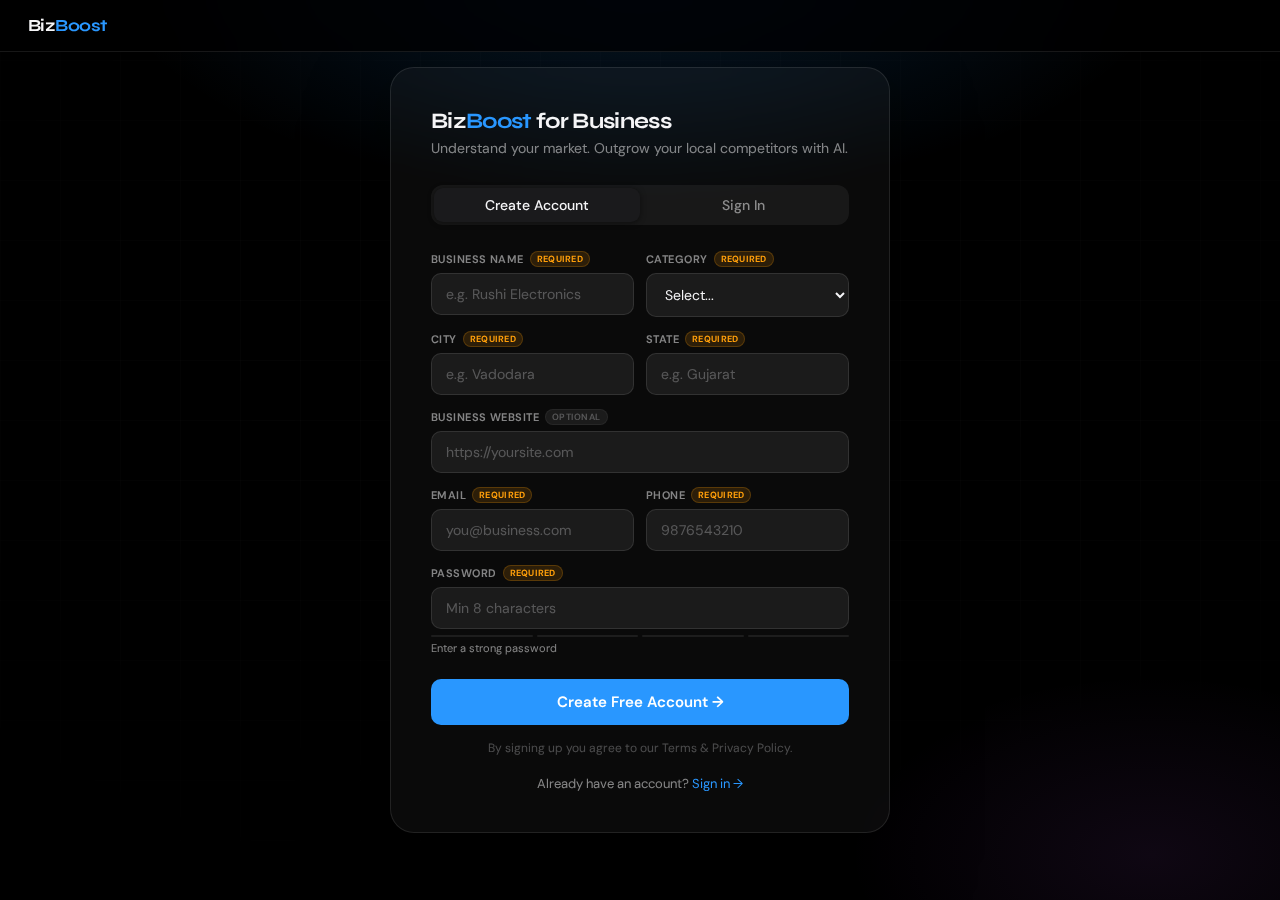
<file: seller/onboard.html>
<!DOCTYPE html>
<html lang="en" data-theme="light">
<head>
<meta charset="UTF-8">
<meta name="viewport" content="width=device-width, initial-scale=1.0">
<title>Business Profile · BizBoost</title>
<style>
  /* ── Variables ─────────────────────────────────────────────── */
  :root {
    --bg:           #f5f5f7;
    --bg-card:      #ffffff;
    --bg-nav:       rgba(255,255,255,0.72);
    --bg-input:     #f5f5f7;
    --bg-foot:      rgba(251,251,253,0.88);
    --border:       #d2d2d7;
    --border-input: #d2d2d7;
    --text-primary: #1d1d1f;
    --text-secondary:#6e6e73;
    --text-label:   #3a3a3c;
    --accent:       #0071e3;
    --accent-hover: #0077ed;
    --accent-light: #e8f0fd;
    --green:        #34c759;
    --green-light:  #e9f9ee;
    --red:          #ff3b30;
    --orange:       #ff9500;
    --orange-light: #fff3e0;
    --shadow-sm:    0 1px 3px rgba(0,0,0,.06), 0 1px 2px rgba(0,0,0,.04);
    --shadow-md:    0 4px 16px rgba(0,0,0,.08), 0 2px 4px rgba(0,0,0,.04);
    --shadow-lg:    0 12px 40px rgba(0,0,0,.12), 0 4px 8px rgba(0,0,0,.06);
    --radius-sm:    8px;
    --radius-md:    12px;
    --radius-lg:    16px;
    --radius-xl:    20px;
    --font:        -apple-system, BlinkMacSystemFont, 'SF Pro Display', 'Segoe UI', sans-serif;
    --transition:   all 0.2s cubic-bezier(0.4,0,0.2,1);
  }

  [data-theme="dark"] {
    --bg:           #000000;
    --bg-card:      #1c1c1e;
    --bg-nav:       rgba(28,28,30,0.82);
    --bg-input:     #2c2c2e;
    --bg-foot:      rgba(28,28,30,0.92);
    --border:       #38383a;
    --border-input: #3a3a3c;
    --text-primary: #f5f5f7;
    --text-secondary:#98989d;
    --text-label:   #ebebf0;
    --accent:       #2997ff;
    --accent-hover: #3aa3ff;
    --accent-light: #1a2d45;
    --green:        #30d158;
    --green-light:  #1a3323;
    --red:          #ff453a;
    --orange:       #ff9f0a;
    --orange-light: #2d2010;
    --shadow-sm:    0 1px 3px rgba(0,0,0,.3), 0 1px 2px rgba(0,0,0,.2);
    --shadow-md:    0 4px 16px rgba(0,0,0,.4), 0 2px 4px rgba(0,0,0,.2);
    --shadow-lg:    0 12px 40px rgba(0,0,0,.6), 0 4px 8px rgba(0,0,0,.3);
  }

  /* ── Reset ─────────────────────────────────────────────────── */
  *, *::before, *::after { box-sizing: border-box; margin: 0; padding: 0; }

  html { scroll-behavior: smooth; }

  body {
    font-family: var(--font);
    background: var(--bg);
    color: var(--text-primary);
    min-height: 100vh;
    -webkit-font-smoothing: antialiased;
    transition: background 0.3s ease, color 0.3s ease;
  }

  /* ── Navbar ────────────────────────────────────────────────── */
  nav {
    position: sticky;
    top: 0;
    z-index: 200;
    background: var(--bg-nav);
    backdrop-filter: saturate(180%) blur(20px);
    -webkit-backdrop-filter: saturate(180%) blur(20px);
    border-bottom: 1px solid var(--border);
    height: 52px;
    display: flex;
    align-items: center;
    padding: 0 24px;
    justify-content: space-between;
    transition: var(--transition);
  }

  .nav-logo {
    font-size: 17px;
    font-weight: 700;
    color: var(--text-primary);
    text-decoration: none;
    letter-spacing: -0.3px;
  }

  .nav-logo span { color: var(--accent); }

  .nav-right {
    display: flex;
    align-items: center;
    gap: 8px;
  }

  .nav-link {
    font-size: 14px;
    color: var(--text-secondary);
    text-decoration: none;
    padding: 5px 12px;
    border-radius: 980px;
    transition: var(--transition);
    font-weight: 500;
  }

  .nav-link:hover {
    color: var(--text-primary);
    background: var(--bg-input);
  }

  /* ── Theme Toggle ──────────────────────────────────────────── */
  .theme-btn {
    width: 36px;
    height: 36px;
    border-radius: 50%;
    border: 1px solid var(--border);
    background: var(--bg-card);
    color: var(--text-primary);
    cursor: pointer;
    display: flex;
    align-items: center;
    justify-content: center;
    font-size: 16px;
    transition: var(--transition);
    box-shadow: var(--shadow-sm);
  }

  .theme-btn:hover {
    transform: scale(1.08);
    box-shadow: var(--shadow-md);
  }

  /* ── Loading Overlay ───────────────────────────────────────── */
  .load-overlay {
    position: fixed;
    inset: 0;
    background: var(--bg);
    display: flex;
    flex-direction: column;
    align-items: center;
    justify-content: center;
    z-index: 999;
    gap: 16px;
    transition: opacity 0.4s ease;
  }

  .load-overlay.hide {
    opacity: 0;
    pointer-events: none;
  }

  .spinner {
    width: 40px;
    height: 40px;
    border: 3px solid var(--border);
    border-top-color: var(--accent);
    border-radius: 50%;
    animation: spin 0.7s linear infinite;
  }

  .load-overlay p {
    font-size: 15px;
    color: var(--text-secondary);
    font-weight: 500;
  }

  @keyframes spin { to { transform: rotate(360deg); } }

  /* ── Page Wrap ─────────────────────────────────────────────── */
  .page-wrap {
    max-width: 720px;
    margin: 0 auto;
    padding: 36px 24px 120px;
  }

  /* ── Page Header ───────────────────────────────────────────── */
  .page-header {
    margin-bottom: 32px;
    text-align: center;
  }

  .page-header h1 {
    font-size: 28px;
    font-weight: 700;
    letter-spacing: -0.5px;
    margin-bottom: 8px;
    color: var(--text-primary);
  }

  .page-header p {
    font-size: 15px;
    color: var(--text-secondary);
    line-height: 1.5;
    max-width: 440px;
    margin: 0 auto;
  }

  /* ── Progress ──────────────────────────────────────────────── */
  .prog-wrap {
    background: var(--border);
    border-radius: 980px;
    height: 4px;
    margin-bottom: 8px;
    overflow: hidden;
  }

  .prog-bar {
    height: 100%;
    background: linear-gradient(90deg, var(--accent), #34aadc);
    border-radius: 980px;
    transition: width 0.5s cubic-bezier(0.4,0,0.2,1);
    width: 0%;
  }

  .prog-label {
    font-size: 12px;
    color: var(--text-secondary);
    text-align: right;
    margin-bottom: 28px;
    font-weight: 500;
  }

  /* ── Section Card ──────────────────────────────────────────── */
  .s-card {
    background: var(--bg-card);
    border: 1px solid var(--border);
    border-radius: var(--radius-xl);
    padding: 24px;
    margin-bottom: 16px;
    box-shadow: var(--shadow-sm);
    transition: var(--transition);
  }

  .s-card:hover {
    box-shadow: var(--shadow-md);
  }

  .s-card-header {
    display: flex;
    align-items: center;
    gap: 10px;
    padding-bottom: 18px;
    margin-bottom: 20px;
    border-bottom: 1px solid var(--border);
  }

  .s-card-icon {
    width: 32px;
    height: 32px;
    background: var(--accent-light);
    border-radius: var(--radius-sm);
    display: flex;
    align-items: center;
    justify-content: center;
    font-size: 15px;
    flex-shrink: 0;
  }

  .s-card-header h3 {
    font-size: 15px;
    font-weight: 600;
    color: var(--text-primary);
    letter-spacing: -0.2px;
  }

  /* ── Grid ──────────────────────────────────────────────────── */
  .g2 { display: grid; grid-template-columns: 1fr 1fr; gap: 14px; }
  .g3 { display: grid; grid-template-columns: 1fr 1fr 1fr; gap: 14px; }

  /* ── Form Group ────────────────────────────────────────────── */
  .form-group { display: flex; flex-direction: column; gap: 6px; }

  label {
    font-size: 13px;
    font-weight: 600;
    color: var(--text-label);
    display: flex;
    align-items: center;
    gap: 6px;
    letter-spacing: -0.1px;
  }

  .b-req {
    font-size: 10px;
    font-weight: 700;
    background: var(--orange-light);
    color: var(--orange);
    padding: 2px 7px;
    border-radius: 980px;
    text-transform: uppercase;
    letter-spacing: 0.3px;
  }

  .b-opt {
    font-size: 10px;
    font-weight: 500;
    background: var(--bg-input);
    color: var(--text-secondary);
    border: 1px solid var(--border);
    padding: 2px 7px;
    border-radius: 980px;
  }

  .b-rec {
    font-size: 10px;
    font-weight: 600;
    background: var(--accent-light);
    color: var(--accent);
    padding: 2px 7px;
    border-radius: 980px;
  }

  /* ── Inputs ────────────────────────────────────────────────── */
  input, select, textarea {
    font-family: var(--font);
    font-size: 14px;
    font-weight: 400;
    color: var(--text-primary);
    background: var(--bg-input);
    border: 1px solid var(--border-input);
    border-radius: var(--radius-md);
    padding: 10px 14px;
    width: 100%;
    outline: none;
    transition: var(--transition);
    -webkit-appearance: none;
    appearance: none;
    line-height: 1.4;
  }

  input::placeholder, textarea::placeholder {
    color: var(--text-secondary);
    font-weight: 400;
  }

  input:focus, select:focus, textarea:focus {
    border-color: var(--accent);
    background: var(--bg-card);
    box-shadow: 0 0 0 3px rgba(0,113,227,0.12);
  }

  [data-theme="dark"] input:focus,
  [data-theme="dark"] select:focus,
  [data-theme="dark"] textarea:focus {
    box-shadow: 0 0 0 3px rgba(41,151,255,0.18);
  }

  select {
    cursor: pointer;
    background-image: url("data:image/svg+xml,%3Csvg xmlns='http://www.w3.org/2000/svg' width='12' height='8' viewBox='0 0 12 8'%3E%3Cpath d='M1 1l5 5 5-5' stroke='%236e6e73' stroke-width='1.5' fill='none' stroke-linecap='round'/%3E%3C/svg%3E");
    background-repeat: no-repeat;
    background-position: right 12px center;
    padding-right: 36px;
  }

  textarea { resize: vertical; min-height: 80px; }

  /* ── Tip ───────────────────────────────────────────────────── */
  .tip {
    background: var(--bg-input);
    border-radius: var(--radius-sm);
    padding: 10px 12px;
    font-size: 12px;
    color: var(--text-secondary);
    margin-top: 4px;
    line-height: 1.6;
    border-left: 3px solid var(--accent);
  }

  .tip strong { color: var(--text-primary); font-weight: 600; }

  /* ── GST Valid Badge ───────────────────────────────────────── */
  .gst-ok {
    background: var(--green-light);
    color: var(--green);
    font-size: 12px;
    font-weight: 600;
    border-radius: var(--radius-sm);
    padding: 7px 12px;
    margin-top: 4px;
    display: none;
    align-items: center;
    gap: 6px;
  }

  .gst-ok::before { content: '✓'; font-weight: 700; }

  /* ── Sticky Footer ─────────────────────────────────────────── */
  .sticky-foot {
    position: fixed;
    bottom: 0; left: 0; right: 0;
    background: var(--bg-foot);
    backdrop-filter: saturate(180%) blur(20px);
    -webkit-backdrop-filter: saturate(180%) blur(20px);
    border-top: 1px solid var(--border);
    padding: 12px 24px;
    display: flex;
    align-items: center;
    justify-content: space-between;
    gap: 16px;
    z-index: 100;
  }

  .sticky-foot-info {
    font-size: 13px;
    color: var(--text-secondary);
    font-weight: 500;
  }

  .sticky-foot-info strong {
    color: var(--text-primary);
    font-weight: 600;
    display: block;
    font-size: 14px;
  }

  .foot-actions { display: flex; gap: 10px; }

  /* ── Buttons ───────────────────────────────────────────────── */
  .btn {
    font-family: var(--font);
    font-size: 14px;
    font-weight: 600;
    border: none;
    border-radius: 980px;
    padding: 9px 20px;
    cursor: pointer;
    transition: var(--transition);
    display: inline-flex;
    align-items: center;
    gap: 6px;
    white-space: nowrap;
    letter-spacing: -0.1px;
  }

  .btn:active { transform: scale(0.97); }

  .btn-secondary {
    background: var(--bg-input);
    color: var(--text-primary);
    border: 1px solid var(--border);
  }

  .btn-secondary:hover {
    background: var(--border);
  }

  .btn-primary {
    background: var(--accent);
    color: #fff;
    min-width: 200px;
    justify-content: center;
    box-shadow: 0 2px 8px rgba(0,113,227,0.3);
  }

  .btn-primary:hover {
    background: var(--accent-hover);
    box-shadow: 0 4px 16px rgba(0,113,227,0.4);
    transform: translateY(-1px);
  }

  .btn-primary:disabled {
    opacity: 0.5;
    cursor: not-allowed;
    transform: none;
    box-shadow: none;
  }

  /* ── Toast ─────────────────────────────────────────────────── */
  .toast {
    position: fixed;
    bottom: 88px;
    left: 50%;
    transform: translateX(-50%) translateY(12px);
    background: var(--text-primary);
    color: var(--bg);
    padding: 11px 22px;
    border-radius: 980px;
    font-size: 14px;
    font-weight: 500;
    opacity: 0;
    transition: all 0.25s cubic-bezier(0.4,0,0.2,1);
    z-index: 999;
    pointer-events: none;
    white-space: nowrap;
    box-shadow: var(--shadow-lg);
    max-width: 90vw;
    text-align: center;
  }

  .toast.show {
    opacity: 1;
    transform: translateX(-50%) translateY(0);
  }

  .toast.success { background: var(--green); color: #fff; }
  .toast.error   { background: var(--red);   color: #fff; }

  /* ── Section divider ───────────────────────────────────────── */
  .section-gap { margin-top: 6px; }

  /* ── Responsive ────────────────────────────────────────────── */
  @media (max-width: 600px) {
    .g2, .g3 { grid-template-columns: 1fr; }
    .page-wrap { padding: 24px 16px 110px; }
    .page-header h1 { font-size: 22px; }
    .sticky-foot { padding: 10px 16px; }
    .btn-primary { min-width: 150px; font-size: 13px; }
    .sticky-foot-info strong { font-size: 13px; }
  }
</style>
</head>
<body>

<!-- Loading Overlay -->
<div class="load-overlay" id="loadOverlay">
  <div class="spinner"></div>
  <p>Loading your profile…</p>
</div>

<!-- Navbar -->
<nav>
  <a href="../index.html" class="nav-logo">Biz<span>Boost</span></a>
  <div class="nav-right">
    <a href="dashboard.html" class="nav-link">Dashboard</a>
    <button class="theme-btn" id="themeBtn" title="Toggle theme" onclick="toggleTheme()">🌙</button>
  </div>
</nav>

<!-- Page -->
<div class="page-wrap">

  <!-- Header -->
  <div class="page-header">
    <h1>Complete Your Business Profile</h1>
    <p>The more details you add, the more accurate your competitor analysis and AI strategy will be.</p>
  </div>

  <!-- Progress -->
  <div class="prog-wrap"><div class="prog-bar" id="progBar"></div></div>
  <div class="prog-label" id="progLabel">Loading…</div>

  <form id="profileForm" onsubmit="saveProfile(event)">

    <!-- ── 1. Basic Info ────────────────────────────────────── -->
    <div class="s-card">
      <div class="s-card-header">
        <div class="s-card-icon">🏢</div>
        <h3>Basic Business Information</h3>
      </div>
      <div class="g2" style="margin-bottom:14px">
        <div class="form-group">
          <label>Business Name <span class="b-req">Required</span></label>
          <input type="text" id="pname" placeholder="Your official business name" required>
        </div>
        <div class="form-group">
          <label>Business Type <span class="b-req">Required</span></label>
          <select id="pbusinesstype" required>
            <option value="">Select type…</option>
            <option>Manufacturer</option>
            <option>Wholesaler / Distributor</option>
            <option>Retailer</option>
            <option>Dealer</option>
            <option>Exporter</option>
            <option>Service Provider</option>
            <option>Trader</option>
            <option>Franchise</option>
          </select>
        </div>
      </div>
      <div class="g2" style="margin-bottom:14px">
        <div class="form-group">
          <label>Category <span class="b-req">Required</span></label>
          <select id="pcategory" required>
            <option value="">Select…</option>
            <option>Electronics</option>
            <option>Clothing &amp; Apparel</option>
            <option>Food &amp; Restaurant</option>
            <option>Furniture</option>
            <option>Hardware &amp; Tools</option>
            <option>Medical &amp; Pharmacy</option>
            <option>Real Estate</option>
            <option>Education</option>
            <option>Salon &amp; Beauty</option>
            <option>Automobile</option>
            <option>Grocery</option>
            <option>IT Services</option>
            <option>Printing &amp; Packaging</option>
            <option>Textile &amp; Fabric</option>
            <option>Agriculture</option>
            <option>Chemical &amp; Plastics</option>
            <option>Construction</option>
            <option>Other</option>
          </select>
        </div>
        <div class="form-group">
          <label>Year Established <span class="b-opt">Optional</span></label>
          <input type="number" id="pyear" placeholder="e.g. 2015" min="1900" max="2026">
        </div>
      </div>
      <div class="form-group" style="margin-bottom:14px">
        <label>Products / Services Offered <span class="b-req">Required</span></label>
        <textarea id="pproducts" rows="3" placeholder="Separate by commas — e.g. tshirt, custom tshirt, cotton kurta, hoodie" required></textarea>
        <div class="tip"><strong>Use commas to separate products.</strong> These exact keywords find your local competitors.</div>
      </div>
      <div class="form-group">
        <label>Business Description <span class="b-opt">Optional</span></label>
        <textarea id="pdesc" rows="2" placeholder="What makes you unique? Who are your main customers?"></textarea>
      </div>
    </div>

    <!-- ── 2. Location ─────────────────────────────────────── -->
    <div class="s-card">
      <div class="s-card-header">
        <div class="s-card-icon">📍</div>
        <h3>Location Details</h3>
      </div>
      <div class="form-group" style="margin-bottom:14px">
        <label>Full Business Address <span class="b-req">Required</span></label>
        <textarea id="paddress" rows="2" placeholder="Shop/Plot No., Street, Area, Landmark" required></textarea>
      </div>
      <div class="g3" style="margin-bottom:14px">
        <div class="form-group">
          <label>City <span class="b-req">Required</span></label>
          <input type="text" id="pcity" placeholder="e.g. Vadodara" required>
        </div>
        <div class="form-group">
          <label>State <span class="b-req">Required</span></label>
          <input type="text" id="pstate" placeholder="e.g. Gujarat" required>
        </div>
        <div class="form-group">
          <label>Pincode <span class="b-opt">Optional</span></label>
          <input type="text" id="ppincode" placeholder="390001" maxlength="6">
        </div>
      </div>
      <div class="form-group">
        <label>Delivery / Service Radius <span class="b-opt">Optional</span></label>
        <select id="pdeliveryradius">
          <option value="">Select…</option>
          <option>Local only (within city)</option>
          <option>Within 50 km</option>
          <option>Within state</option>
          <option>Pan India</option>
          <option>International / Export</option>
        </select>
      </div>
    </div>

    <!-- ── 3. Legal & Financial ────────────────────────────── -->
    <div class="s-card">
      <div class="s-card-header">
        <div class="s-card-icon">📋</div>
        <h3>Legal &amp; Financial</h3>
      </div>
      <div class="g2" style="margin-bottom:14px">
        <div class="form-group">
          <label>GST Number <span class="b-rec">Recommended</span></label>
          <input type="text" id="pgst" placeholder="24AABCU9603R1ZM" maxlength="15"
                 oninput="this.value=this.value.toUpperCase(); checkGST(this.value)">
          <div class="gst-ok" id="gstOk">Valid GST · State Code: <strong id="gstState"></strong></div>
        </div>
        <div class="form-group">
          <label>Annual Turnover Range <span class="b-opt">Optional</span></label>
          <select id="pturnover">
            <option value="">Select…</option>
            <option>Below ₹10 Lakh</option>
            <option>₹10L – ₹50L</option>
            <option>₹50L – ₹1 Crore</option>
            <option>₹1Cr – ₹5Cr</option>
            <option>₹5Cr – ₹25Cr</option>
            <option>Above ₹25 Crore</option>
          </select>
        </div>
      </div>
      <div class="g2">
        <div class="form-group">
          <label>Number of Employees <span class="b-opt">Optional</span></label>
          <select id="pemployees">
            <option value="">Select…</option>
            <option>1–5 (Micro)</option>
            <option>6–20 (Small)</option>
            <option>21–50</option>
            <option>51–200 (Medium)</option>
            <option>200+ (Large)</option>
          </select>
        </div>
        <div class="form-group">
          <label>Certifications <span class="b-opt">Optional</span></label>
          <input type="text" id="pcerts" placeholder="ISO, FSSAI, BIS, MSME, Udyam…">
        </div>
      </div>
    </div>

    <!-- ── 4. Contact & Social ─────────────────────────────── -->
    <div class="s-card">
      <div class="s-card-header">
        <div class="s-card-icon">📲</div>
        <h3>Contact &amp; Social Media</h3>
      </div>
      <div class="g2" style="margin-bottom:14px">
        <div class="form-group">
          <label>Phone / Mobile <span class="b-req">Required</span></label>
          <input type="tel" id="pphone" placeholder="9876543210">
        </div>
        <div class="form-group">
          <label>WhatsApp Business <span class="b-opt">Optional</span></label>
          <input type="tel" id="pwhatsapp" placeholder="9876543210">
        </div>
      </div>
      <div class="g2" style="margin-bottom:14px">
        <div class="form-group">
          <label>Website URL <span class="b-opt">Optional</span></label>
          <input type="url" id="pwebsite" placeholder="https://yourbusiness.com">
        </div>
        <div class="form-group">
          <label>Working Hours <span class="b-opt">Optional</span></label>
          <input type="text" id="phours" placeholder="Mon–Sat, 9 AM – 7 PM">
        </div>
      </div>
      <div class="g2">
        <div class="form-group">
          <label>Facebook Page <span class="b-opt">Optional</span></label>
          <input type="url" id="pfacebook" placeholder="https://facebook.com/yourpage">
        </div>
        <div class="form-group">
          <label>Instagram <span class="b-opt">Optional</span></label>
          <input type="url" id="pinstagram" placeholder="https://instagram.com/yourhandle">
        </div>
      </div>
    </div>

  </form>
</div>

<!-- Sticky Footer -->
<div class="sticky-foot">
  <div class="sticky-foot-info">
    <strong id="footName">Your Business</strong>
    <span id="footProg">Loading…</span>
  </div>
  <div class="foot-actions">
    <button class="btn btn-secondary" type="button" onclick="location.href='dashboard.html'">Cancel</button>
    <button class="btn btn-primary" id="saveBtn" type="button" onclick="saveProfile(event)" disabled>
      Save &amp; Analyse Business
    </button>
  </div>
</div>

<!-- Toast -->
<div class="toast" id="toast"></div>

<script>
// ✅ Correct path: seller/ → ../api/
const API = '../api/';



// ── Theme ────────────────────────────────────────────────────
const savedTheme = localStorage.getItem('theme') || 'light';
document.documentElement.setAttribute('data-theme', savedTheme);
document.getElementById('themeBtn').textContent = savedTheme === 'dark' ? '☀️' : '🌙';

function toggleTheme() {
  const cur  = document.documentElement.getAttribute('data-theme');
  const next = cur === 'dark' ? 'light' : 'dark';
  document.documentElement.setAttribute('data-theme', next);
  localStorage.setItem('theme', next);
  document.getElementById('themeBtn').textContent = next === 'dark' ? '☀️' : '🌙';
}

// ── Load seller identity ─────────────────────────────────────
let seller  = JSON.parse(localStorage.getItem('seller')  || null);
let details = JSON.parse(localStorage.getItem('sellerDetails') || null);

// Normalize key — registration may store seller_id instead of id
if (seller && seller.id == null && seller.seller_id != null) {
  seller.id = seller.seller_id;
}

if (!seller?.id) location.href = 'register.html';

// ── Toast ────────────────────────────────────────────────────
function toast(msg, dur = 3500, type = '') {
  const t = document.getElementById('toast');
  t.textContent = msg;
  t.className   = 'toast' + (type ? ` ${type}` : '');
  t.classList.add('show');
  setTimeout(() => t.classList.remove('show'), dur);
}

// ── GST Validator ────────────────────────────────────────────
function checkGST(v) {
  const ok = document.getElementById('gstOk');
  if (/^[0-9]{2}[A-Z]{5}[0-9]{4}[A-Z]{1}[1-9A-Z]{1}Z[0-9A-Z]{1}$/.test(v)) {
    ok.style.display = 'flex';
    document.getElementById('gstState').textContent = v.substring(0, 2);
  } else {
    ok.style.display = 'none';
  }
}

// ── Progress ─────────────────────────────────────────────────
const TRACKED = [
  'pname','pbusinesstype','pcategory','pproducts','pdesc',
  'paddress','pcity','pstate','ppincode','pdeliveryradius',
  'pgst','pturnover','pemployees','pcerts',
  'pphone','pwhatsapp','pwebsite','phours','pfacebook','pinstagram'
];

function updateProgress() {
  const filled = TRACKED.filter(id => {
    const el = document.getElementById(id);
    return el && el.value.trim() !== '';
  }).length;
  const pct = Math.round((filled / TRACKED.length) * 100);
  document.getElementById('progBar').style.width = pct + '%';
  document.getElementById('progLabel').textContent = `Profile ${pct}% complete · ${filled}/${TRACKED.length} fields`;
  document.getElementById('footProg').textContent  = `${pct}% complete`;
}

TRACKED.forEach(id => {
  const el = document.getElementById(id);
  if (el) el.addEventListener('input', updateProgress);
});

// ── Set field ────────────────────────────────────────────────
function setField(id, value) {
  const el = document.getElementById(id);
  if (!el) return;
  el.value = value ?? '';
}

// ── Pre-fill form ────────────────────────────────────────────
function prefillForm(s, d) {
  setField('pname',          s.name);
  setField('pcategory',      s.category);
  setField('pcity',          s.city);
  setField('pstate',         s.state);
  setField('pwebsite',       s.website);
  setField('pphone',         s.contact);
  if (!d) { updateProgress(); return; }
  setField('pbusinesstype',  d.business_type);
  setField('pyear',          d.year_established);
  setField('pproducts',      d.products_offered);
  setField('pdesc',          d.business_desc);
  setField('paddress',       d.address);
  setField('ppincode',       d.pincode);
  setField('pdeliveryradius',d.delivery_radius);
  setField('pgst',           d.gst_number);
  setField('pturnover',      d.annual_turnover);
  setField('pemployees',     d.employees);
  setField('pcerts',         d.certifications);
  setField('pwhatsapp',      d.whatsapp);
  setField('phours',         d.working_hours);
  setField('pfacebook',      d.facebook_url);
  setField('pinstagram',     d.instagram_url);
  if (d.gst_number) checkGST(d.gst_number);
  document.getElementById('footName').textContent = s.name || 'Your Business';
  updateProgress();
}

// ── Load from DB ─────────────────────────────────────────────
async function loadFromDB() {
  try {
    const res  = await fetch(`${API}seller-load.php?seller_id=${seller.id}`);
    const text = await res.text();
    let data;
    try { data = JSON.parse(text); }
    catch { throw new Error('Invalid response: ' + text.substring(0, 100)); }
    if (!data.success) throw new Error(data.error);

    const freshSeller = { ...seller, ...data.seller };
    if (freshSeller.id == null && freshSeller.seller_id != null)
      freshSeller.id = freshSeller.seller_id;

    seller  = freshSeller;
    details = data.details || {};

    localStorage.setItem('seller',        JSON.stringify(seller));
    localStorage.setItem('sellerDetails', JSON.stringify(details));
    prefillForm(seller, details);

  } catch (err) {
    console.warn('DB load failed, using localStorage:', err.message);
    prefillForm(seller, details || {});
    toast('Could not load latest data from server.', 3000);
  } finally {
    const overlay = document.getElementById('loadOverlay');
    overlay.classList.add('hide');
    setTimeout(() => overlay.style.display = 'none', 400);
    document.getElementById('saveBtn').disabled = false;
  }
}

loadFromDB();

// ── Save ─────────────────────────────────────────────────────
async function saveProfile(e) {
  if (e) e.preventDefault();

  const products = document.getElementById('pproducts').value.trim();
  const city     = document.getElementById('pcity').value.trim();
  const category = document.getElementById('pcategory').value;

  if (!products) { toast('Products/Services field is required', 3000, 'error'); document.getElementById('pproducts').focus(); return; }
  if (!city)     { toast('City is required', 3000, 'error'); document.getElementById('pcity').focus(); return; }
  if (!category) { toast('Please select a category', 3000, 'error'); document.getElementById('pcategory').focus(); return; }

  const btn = document.getElementById('saveBtn');
  btn.disabled    = true;
  btn.textContent = 'Saving…';

  const payload = {
    seller_id:        seller.id,
    name:             document.getElementById('pname').value.trim()       || seller.name,
    category,
    city,
    state:            document.getElementById('pstate').value.trim(),
    website:          document.getElementById('pwebsite').value.trim(),
    contact:          document.getElementById('pphone').value.trim(),
    business_type:    document.getElementById('pbusinesstype').value,
    year_established: document.getElementById('pyear').value,
    products_offered: products,
    business_desc:    document.getElementById('pdesc').value.trim(),
    address:          document.getElementById('paddress').value.trim(),
    pincode:          document.getElementById('ppincode').value.trim(),
    delivery_radius:  document.getElementById('pdeliveryradius').value,
    gst_number:       document.getElementById('pgst').value.trim(),
    annual_turnover:  document.getElementById('pturnover').value,
    employees:        document.getElementById('pemployees').value,
    certifications:   document.getElementById('pcerts').value.trim(),
    whatsapp:         document.getElementById('pwhatsapp').value.trim(),
    working_hours:    document.getElementById('phours').value.trim(),
    facebook_url:     document.getElementById('pfacebook').value.trim(),
    instagram_url:    document.getElementById('pinstagram').value.trim(),
  };

  try {
    const res  = await fetch(`${API}seller-save-details.php`, {
      method:  'POST',
      headers: { 'Content-Type': 'application/json' },
      body:    JSON.stringify(payload)
    });

    const text = await res.text();
    if (!res.ok) throw new Error(`HTTP ${res.status}: ${text.substring(0, 100)}`);

    let data;
    try { data = JSON.parse(text); }
    catch { throw new Error('Non-JSON response: ' + text.substring(0, 150)); }
    if (!data.success) throw new Error(data.error);

    const confirmedSeller = { ...seller, ...data.seller };
    if (confirmedSeller.id == null && confirmedSeller.seller_id != null)
      confirmedSeller.id = confirmedSeller.seller_id;

    localStorage.setItem('seller',        JSON.stringify(confirmedSeller));
    localStorage.setItem('sellerDetails', JSON.stringify(data.details || payload));
    localStorage.removeItem('lastReport');

    toast('Profile saved successfully!', 3000, 'success');
    btn.textContent = 'Saved! ✓';
    setTimeout(() => location.href = 'dashboard.html?analyse=1', 900);

  } catch (err) {
    const optimisticSeller = {
      ...seller,
      name: payload.name, category: payload.category,
      city: payload.city, state: payload.state,
      website: payload.website, contact: payload.phone,
    };
    localStorage.setItem('seller',        JSON.stringify(optimisticSeller));
    localStorage.setItem('sellerDetails', JSON.stringify(payload));
    localStorage.removeItem('lastReport');
    toast(`Error: ${err.message} — saved locally`, 5000, 'error');
    btn.disabled    = false;
    btn.textContent = 'Save & Analyse Business';
  }
}
</script>
</body>
</html>
</file>
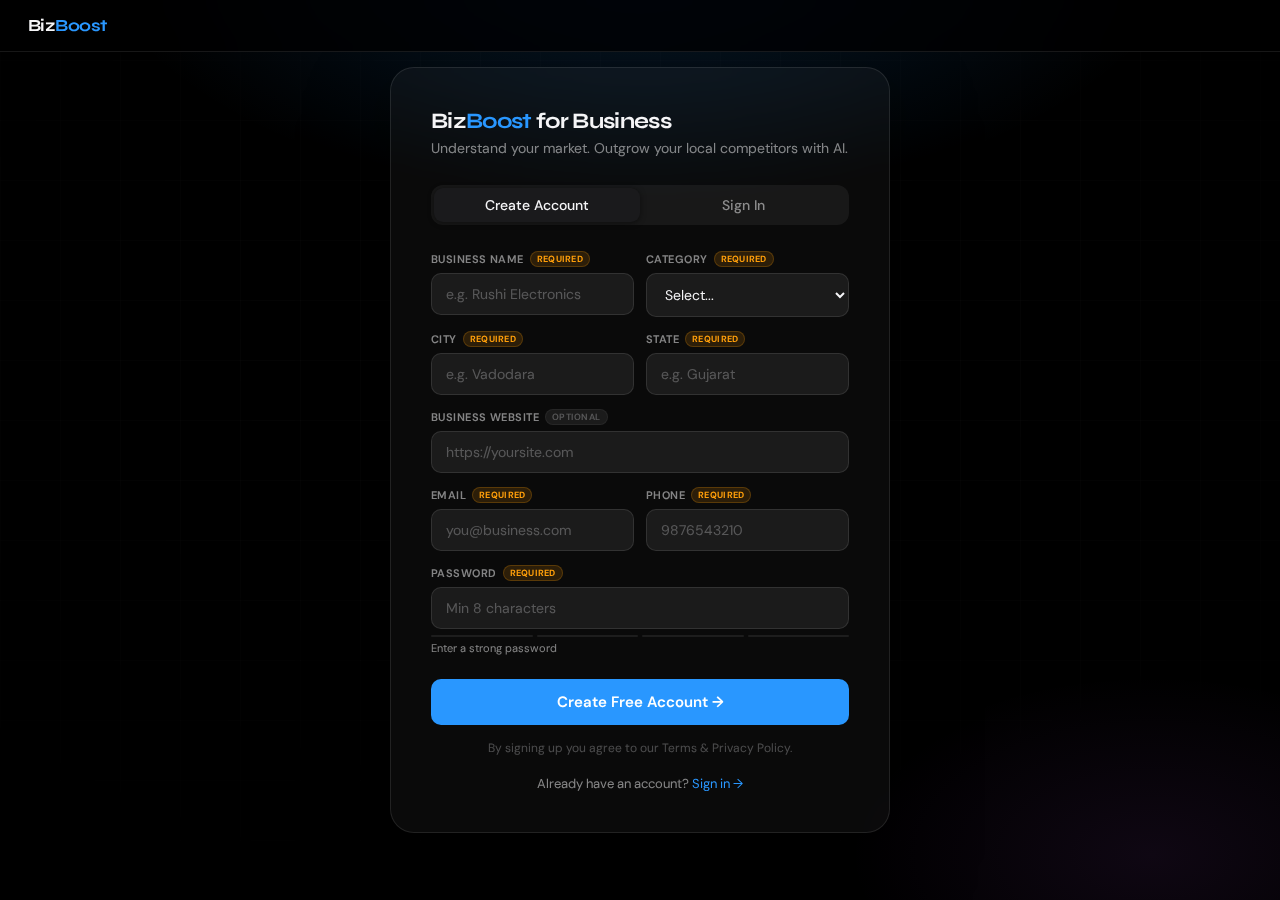
<file: seller/register.html>
<!DOCTYPE html>
<html lang="en">
<head>
  <meta charset="UTF-8">
  <meta name="viewport" content="width=device-width, initial-scale=1.0">
  <title>Seller Register — BizBoost</title>
  <style>
    @import url('https://fonts.googleapis.com/css2?family=DM+Sans:ital,wght@0,300;0,400;0,500;0,600;0,700;1,400&family=Syne:wght@600;700;800&display=swap');
    *,*::before,*::after{box-sizing:border-box;margin:0;padding:0}
    :root{
      --bg:#000;--s2:#111113;--s3:#1a1a1c;--s4:#242426;
      --border:rgba(255,255,255,0.09);--border2:rgba(255,255,255,0.05);
      --text:#f5f5f7;--muted:rgba(245,245,247,0.52);--muted2:rgba(245,245,247,0.28);
      --blue:#2997ff;--blue-d:#147ce5;--green:#30d158;--orange:#ff9f0a;--red:#ff453a;--purple:#bf5af2;
      --nav-h:52px;
    }
    html{scroll-behavior:smooth}
    body{font-family:'DM Sans',-apple-system,BlinkMacSystemFont,sans-serif;
         background:var(--bg);color:var(--text);-webkit-font-smoothing:antialiased;min-height:100vh}

    nav{position:fixed;top:0;left:0;right:0;z-index:300;height:var(--nav-h);
        display:flex;align-items:center;justify-content:space-between;padding:0 28px;
        background:rgba(0,0,0,0.82);backdrop-filter:saturate(180%) blur(20px);
        border-bottom:1px solid var(--border)}
    .logo{font-family:'Syne',sans-serif;font-size:17px;font-weight:700;color:var(--text);text-decoration:none;letter-spacing:-0.03em}
    .logo em{color:var(--blue);font-style:normal}

    /* PAGE */
    .page{min-height:100vh;display:flex;align-items:center;justify-content:center;
          padding:calc(var(--nav-h)+40px) 20px 60px;position:relative;overflow:hidden}
    .bg-glow{position:absolute;inset:0;pointer-events:none;
      background:radial-gradient(ellipse 80% 60% at 50% -10%,rgba(41,151,255,0.2),transparent 55%),
                radial-gradient(ellipse 50% 40% at 90% 95%,rgba(191,90,242,0.08),transparent 50%)}
    .bg-grid{position:absolute;inset:0;pointer-events:none;
      background-image:linear-gradient(rgba(255,255,255,0.025) 1px,transparent 1px),
                       linear-gradient(90deg,rgba(255,255,255,0.025) 1px,transparent 1px);
      background-size:60px 60px;
      mask-image:radial-gradient(ellipse 75% 65% at 50% 40%,black,transparent)}

    /* BOX */
    .box{position:relative;z-index:2;background:rgba(255,255,255,0.04);
         border:1px solid rgba(255,255,255,0.1);border-radius:24px;padding:40px;
         width:100%;max-width:500px;backdrop-filter:blur(12px);
         box-shadow:0 40px 80px rgba(0,0,0,0.65);
         animation:rise .6s cubic-bezier(.22,1,.36,1) both}
    @keyframes rise{from{opacity:0;transform:translateY(22px)}to{opacity:1;transform:translateY(0)}}

    .box-head{font-family:'Syne',sans-serif;font-size:22px;font-weight:700;letter-spacing:-0.03em;margin-bottom:4px}
    .box-head em{color:var(--blue);font-style:normal}
    .box-sub{font-size:14px;color:var(--muted);margin-bottom:26px;line-height:1.55}

    /* TABS */
    .tabs{display:flex;background:rgba(255,255,255,0.06);border-radius:12px;padding:3px;margin-bottom:26px}
    .tab{flex:1;text-align:center;padding:8px;border:none;background:none;border-radius:9px;
         font-size:14px;font-weight:500;color:var(--muted);cursor:pointer;transition:all .2s;font-family:inherit}
    .tab.on{background:var(--s3);color:var(--text);box-shadow:0 1px 6px rgba(0,0,0,.45)}

    /* FORM */
    .g2{display:grid;grid-template-columns:1fr 1fr;gap:12px}
    .fg{margin-bottom:14px}
    .fg label{display:flex;align-items:center;gap:6px;font-size:11px;font-weight:600;color:var(--muted);
              margin-bottom:6px;letter-spacing:.04em;text-transform:uppercase}
    .req{font-size:9px;font-weight:700;background:rgba(255,159,10,.14);border:1px solid rgba(255,159,10,.22);
         color:var(--orange);padding:1px 6px;border-radius:980px;letter-spacing:.03em}
    .opt{font-size:9px;font-weight:600;background:rgba(255,255,255,.07);border:1px solid var(--border2);
         color:var(--muted2);padding:1px 6px;border-radius:980px}
    .fg input,.fg select,.fg textarea{
      width:100%;padding:11px 14px;background:rgba(255,255,255,.07);
      border:1px solid rgba(255,255,255,.1);border-radius:10px;
      color:var(--text);font-size:14px;outline:none;transition:all .2s;font-family:inherit}
    .fg input::placeholder,.fg textarea::placeholder{color:var(--muted2)}
    .fg input:focus,.fg select:focus,.fg textarea:focus{
      border-color:rgba(41,151,255,.5);box-shadow:0 0 0 3px rgba(41,151,255,.1);
      background:rgba(255,255,255,.1)}
    .fg select option{background:#1a1a1c}
    .fg input:focus::placeholder{color:transparent}

    /* Password strength */
    .pwd-bars{display:flex;gap:4px;margin-top:6px}
    .pwd-bar{flex:1;height:2px;border-radius:2px;background:rgba(255,255,255,.08);transition:background .3s}
    .pb-w{background:var(--red)} .pb-m{background:var(--orange)} .pb-s{background:var(--green)}
    .pwd-hint{font-size:11px;color:var(--muted);margin-top:4px}

    /* Error */
    .err{display:none;font-size:12px;color:var(--red);margin-top:10px;padding:10px 14px;
         background:rgba(255,69,58,.08);border:1px solid rgba(255,69,58,.2);border-radius:8px}
    .err.on{display:block}

    /* Submit button */
    .btn-main{width:100%;padding:13px;border-radius:10px;background:var(--blue);color:#fff;
              border:none;font-size:15px;font-weight:600;cursor:pointer;transition:all .22s;
              margin-top:10px;font-family:inherit;position:relative;overflow:hidden}
    .btn-main::after{content:'';position:absolute;inset:0;
      background:linear-gradient(90deg,transparent 30%,rgba(255,255,255,.15) 50%,transparent 70%);
      transform:translateX(-100%);transition:transform .5s}
    .btn-main:hover::after{transform:translateX(100%)}
    .btn-main:hover{background:var(--blue-d);box-shadow:0 8px 24px rgba(41,151,255,.28)}
    .btn-main:active{transform:scale(.98)}
    .btn-main:disabled{opacity:.5;cursor:not-allowed}
    .tos{font-size:12px;color:var(--muted2);text-align:center;margin-top:14px;line-height:1.5}
    .sw{text-align:center;font-size:13px;color:var(--muted);margin-top:18px}
    .sw a{color:var(--blue);cursor:pointer;text-decoration:none}
    .sw a:hover{text-decoration:underline}

    /* Toast */
    .toast{position:fixed;bottom:28px;left:50%;transform:translateX(-50%) translateY(10px);
           background:rgba(18,18,20,.96);border:1px solid rgba(255,255,255,.12);
           color:var(--text);font-size:14px;font-weight:500;padding:12px 24px;
           border-radius:980px;opacity:0;pointer-events:none;transition:all .3s;z-index:999;
           backdrop-filter:blur(12px);box-shadow:0 8px 32px rgba(0,0,0,.5)}
    .toast.show{opacity:1;transform:translateX(-50%) translateY(0)}

    @media(max-width:540px){.box{padding:28px 20px} .g2{grid-template-columns:1fr}}
  </style>
</head>
<body>
<nav>
  <a href="../index.html" class="logo">Biz<em>Boost</em></a>
</nav>

<div class="page">
  <div class="bg-glow"></div>
  <div class="bg-grid"></div>
  <div class="box">
    <div class="box-head">Biz<em>Boost</em> for Business</div>
    <p class="box-sub">Understand your market. Outgrow your local competitors with AI.</p>

    <div class="tabs">
      <button class="tab on" id="tReg" onclick="switchTab('register')">Create Account</button>
      <button class="tab" id="tLog" onclick="switchTab('login')">Sign In</button>
    </div>

    <!-- REGISTER FORM -->
    <form id="registerForm" onsubmit="handleRegister(event)">
      <div class="g2">
        <div class="fg">
          <label>Business Name <span class="req">Required</span></label>
          <input type="text" id="r_name" placeholder="e.g. Rushi Electronics" required>
        </div>
        <div class="fg">
          <label>Category <span class="req">Required</span></label>
          <select id="r_category" required>
            <option value="">Select...</option>
            <option>Electronics</option><option>Clothing &amp; Apparel</option>
            <option>Food &amp; Restaurant</option><option>Furniture</option>
            <option>Hardware &amp; Tools</option><option>Medical &amp; Pharmacy</option>
            <option>Real Estate</option><option>Education</option>
            <option>Salon &amp; Beauty</option><option>Automobile</option>
            <option>Grocery</option><option>IT Services</option>
            <option>Printing &amp; Packaging</option><option>Textile &amp; Fabric</option>
            <option>Agriculture</option><option>Construction</option><option>Other</option>
          </select>
        </div>
      </div>
      <div class="g2">
        <div class="fg">
          <label>City <span class="req">Required</span></label>
          <input type="text" id="r_city" placeholder="e.g. Vadodara" required>
        </div>
        <div class="fg">
          <label>State <span class="req">Required</span></label>
          <input type="text" id="r_state" placeholder="e.g. Gujarat" required>
        </div>
      </div>
      <div class="fg">
        <label>Business Website <span class="opt">Optional</span></label>
        <input type="url" id="r_website" placeholder="https://yoursite.com">
      </div>
      <div class="g2">
        <div class="fg">
          <label>Email <span class="req">Required</span></label>
          <input type="email" id="r_email" placeholder="you@business.com" required>
        </div>
        <div class="fg">
          <label>Phone <span class="req">Required</span></label>
          <input type="tel" id="r_contact" placeholder="9876543210" required>
        </div>
      </div>
      <div class="fg">
        <label>Password <span class="req">Required</span></label>
        <input type="password" id="r_password" placeholder="Min 8 characters" required minlength="8"
               oninput="chkPwd(this.value)">
        <div class="pwd-bars">
          <div class="pwd-bar" id="pb1"></div><div class="pwd-bar" id="pb2"></div>
          <div class="pwd-bar" id="pb3"></div><div class="pwd-bar" id="pb4"></div>
        </div>
        <div class="pwd-hint" id="pwdHint">Enter a strong password</div>
      </div>
      <div class="err" id="regErr"></div>
      <button type="submit" class="btn-main" id="regBtn">Create Free Account →</button>
      <p class="tos">By signing up you agree to our Terms &amp; Privacy Policy.</p>
      <div class="sw">Already have an account? <a onclick="switchTab('login')">Sign in →</a></div>
    </form>

    <!-- LOGIN FORM -->
    <form id="loginForm" onsubmit="handleLogin(event)" style="display:none">
      <div class="fg">
        <label>Email</label>
        <input type="email" id="l_email" placeholder="you@business.com" required autocomplete="email">
      </div>
      <div class="fg">
        <label>Password</label>
        <input type="password" id="l_password" placeholder="Your password" required autocomplete="current-password">
      </div>
      <div class="err" id="logErr"></div>
      <button type="submit" class="btn-main" id="logBtn">Sign In →</button>
      <div class="sw" style="margin-top:16px">New here? <a onclick="switchTab('register')">Create account →</a></div>
    </form>
  </div>
</div>

<div class="toast" id="toast"></div>
<script>
const API='../api';
function switchTab(t){
  document.getElementById('tReg').classList.toggle('on',t==='register');
  document.getElementById('tLog').classList.toggle('on',t==='login');
  document.getElementById('registerForm').style.display=t==='register'?'block':'none';
  document.getElementById('loginForm').style.display=t==='login'?'block':'none';
}
function toast(msg,dur=3200){const t=document.getElementById('toast');t.textContent=msg;t.classList.add('show');setTimeout(()=>t.classList.remove('show'),dur)}
function showErr(id,msg){const e=document.getElementById(id);e.textContent=msg;e.classList.add('on')}
function hideErr(id){document.getElementById(id).classList.remove('on')}
function chkPwd(v){
  let s=0;if(v.length>=8)s++;if(/[A-Z]/.test(v))s++;if(/[0-9]/.test(v))s++;if(/[^A-Za-z0-9]/.test(v))s++;
  ['pb1','pb2','pb3','pb4'].forEach((id,i)=>{const el=document.getElementById(id);el.className='pwd-bar';if(i<s)el.classList.add(s<=1?'pb-w':s<=2?'pb-m':'pb-s')});
  const h=document.getElementById('pwdHint');
  h.textContent=v?['','Weak','Fair','Good','Strong'][s]||'Weak':'Enter a strong password';
  h.style.color=s<=1?'var(--red)':s<=2?'var(--orange)':'var(--green)';
}
async function handleRegister(e){
  e.preventDefault();hideErr('regErr');
  const btn=document.getElementById('regBtn');btn.disabled=true;btn.textContent='Creating account…';
  const p={name:document.getElementById('r_name').value.trim(),category:document.getElementById('r_category').value,
    city:document.getElementById('r_city').value.trim(),state:document.getElementById('r_state').value.trim(),
    website:document.getElementById('r_website').value.trim(),email:document.getElementById('r_email').value.trim(),
    contact:document.getElementById('r_contact').value.trim(),password:document.getElementById('r_password').value};
  try{
    const res=await fetch(`${API}/seller_register.php`,{method:'POST',headers:{'Content-Type':'application/json'},body:JSON.stringify(p)});
    const d=await res.json();if(!d.success)throw new Error(d.error||'Registration failed');
    const {password:_pw,...safeP}=p;
    localStorage.setItem('seller',JSON.stringify({...safeP,id:d.seller_id,seller_id:d.seller_id}));
    toast('✅ Account created! Redirecting…');setTimeout(()=>location.href='../seller/onboard.html',1200);
  }catch(err){showErr('regErr','❌ '+err.message);btn.disabled=false;btn.textContent='Create Free Account →'}
}
async function handleLogin(e){
  e.preventDefault();hideErr('logErr');
  const btn=document.getElementById('logBtn');btn.disabled=true;btn.textContent='Signing in…';
  try{
    const res=await fetch(`${API}/seller_login.php`,{method:'POST',headers:{'Content-Type':'application/json'},
      body:JSON.stringify({email:document.getElementById('l_email').value.trim(),password:document.getElementById('l_password').value})});
    const d=await res.json();if(!d.success)throw new Error(d.error||'Invalid credentials');
    localStorage.setItem('seller',JSON.stringify(d.seller));
    toast('✅ Welcome back!');setTimeout(()=>location.href='../seller/dashboard.html',1200);
  }catch(err){showErr('logErr','❌ '+err.message);btn.disabled=false;btn.textContent='Sign In →'}
}
if(localStorage.getItem('seller'))location.href='dashboard.html';
</script>
</body>
</html>
</file>
